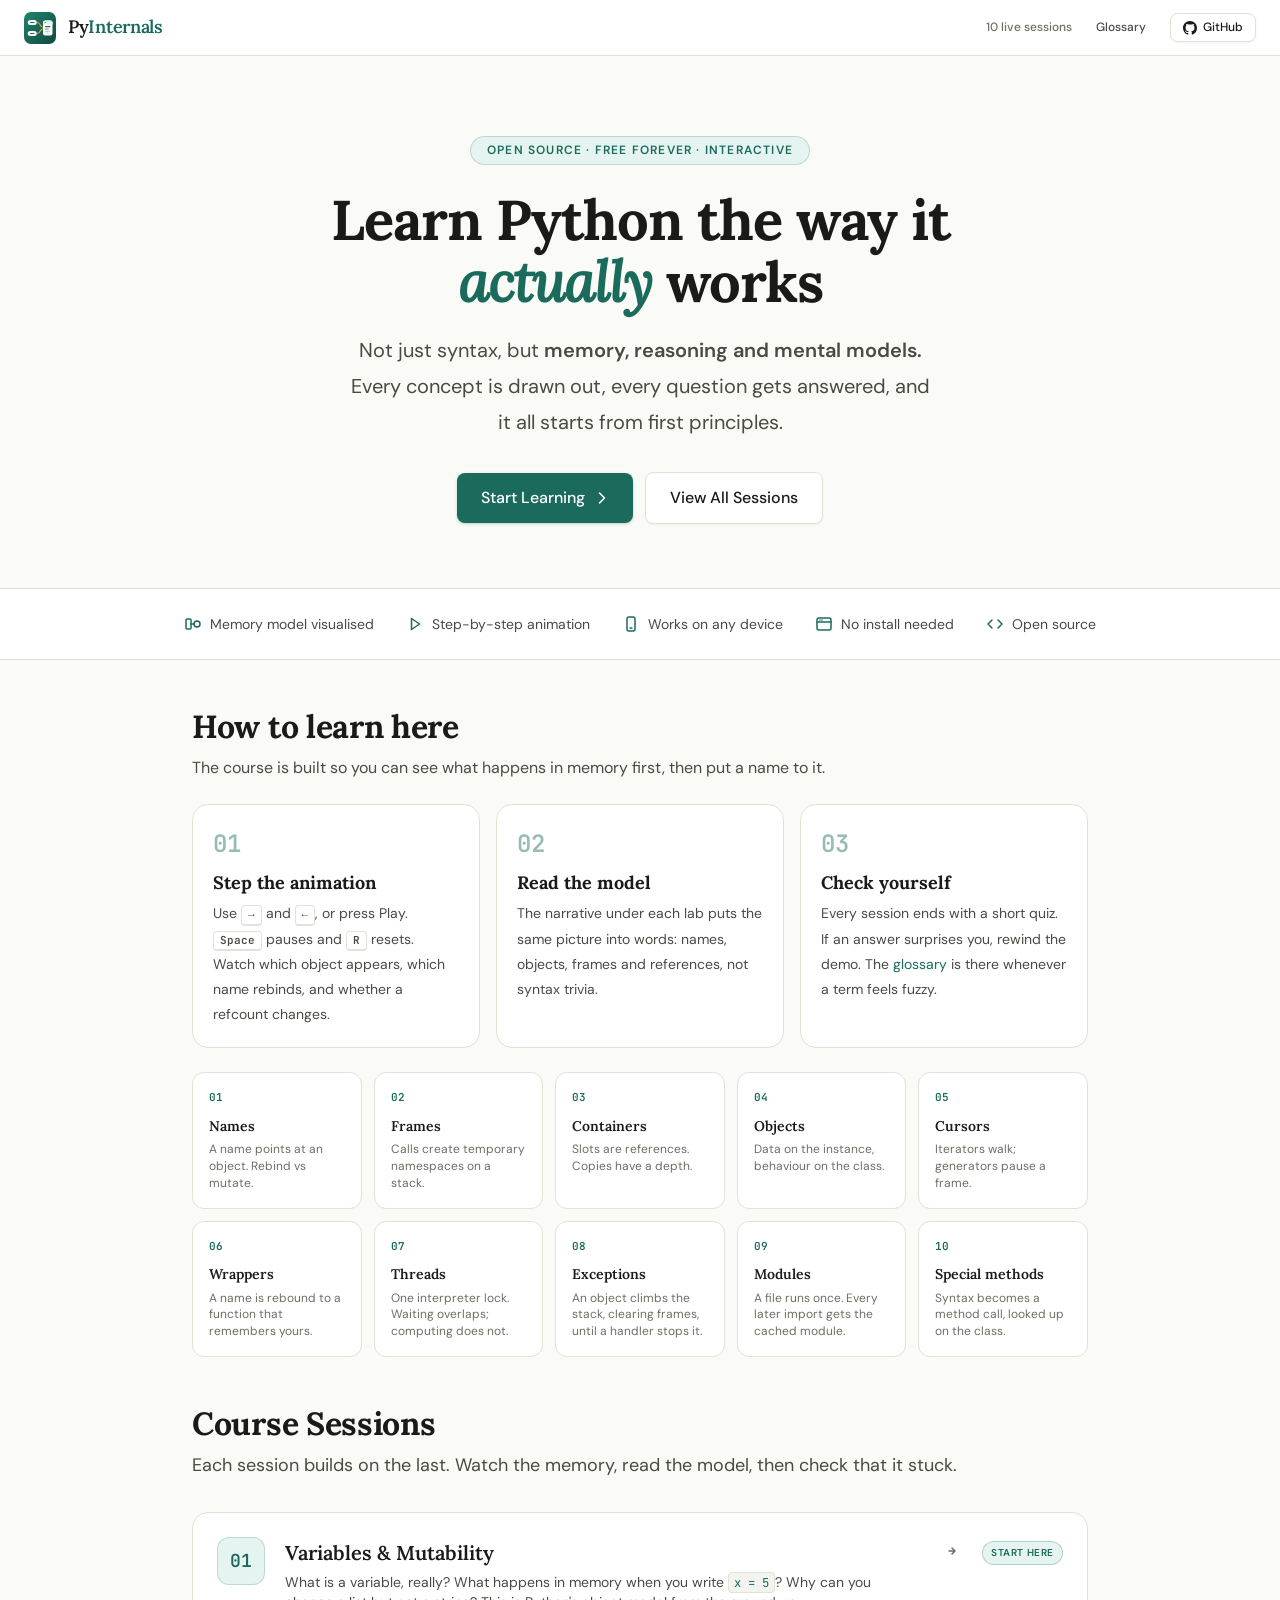
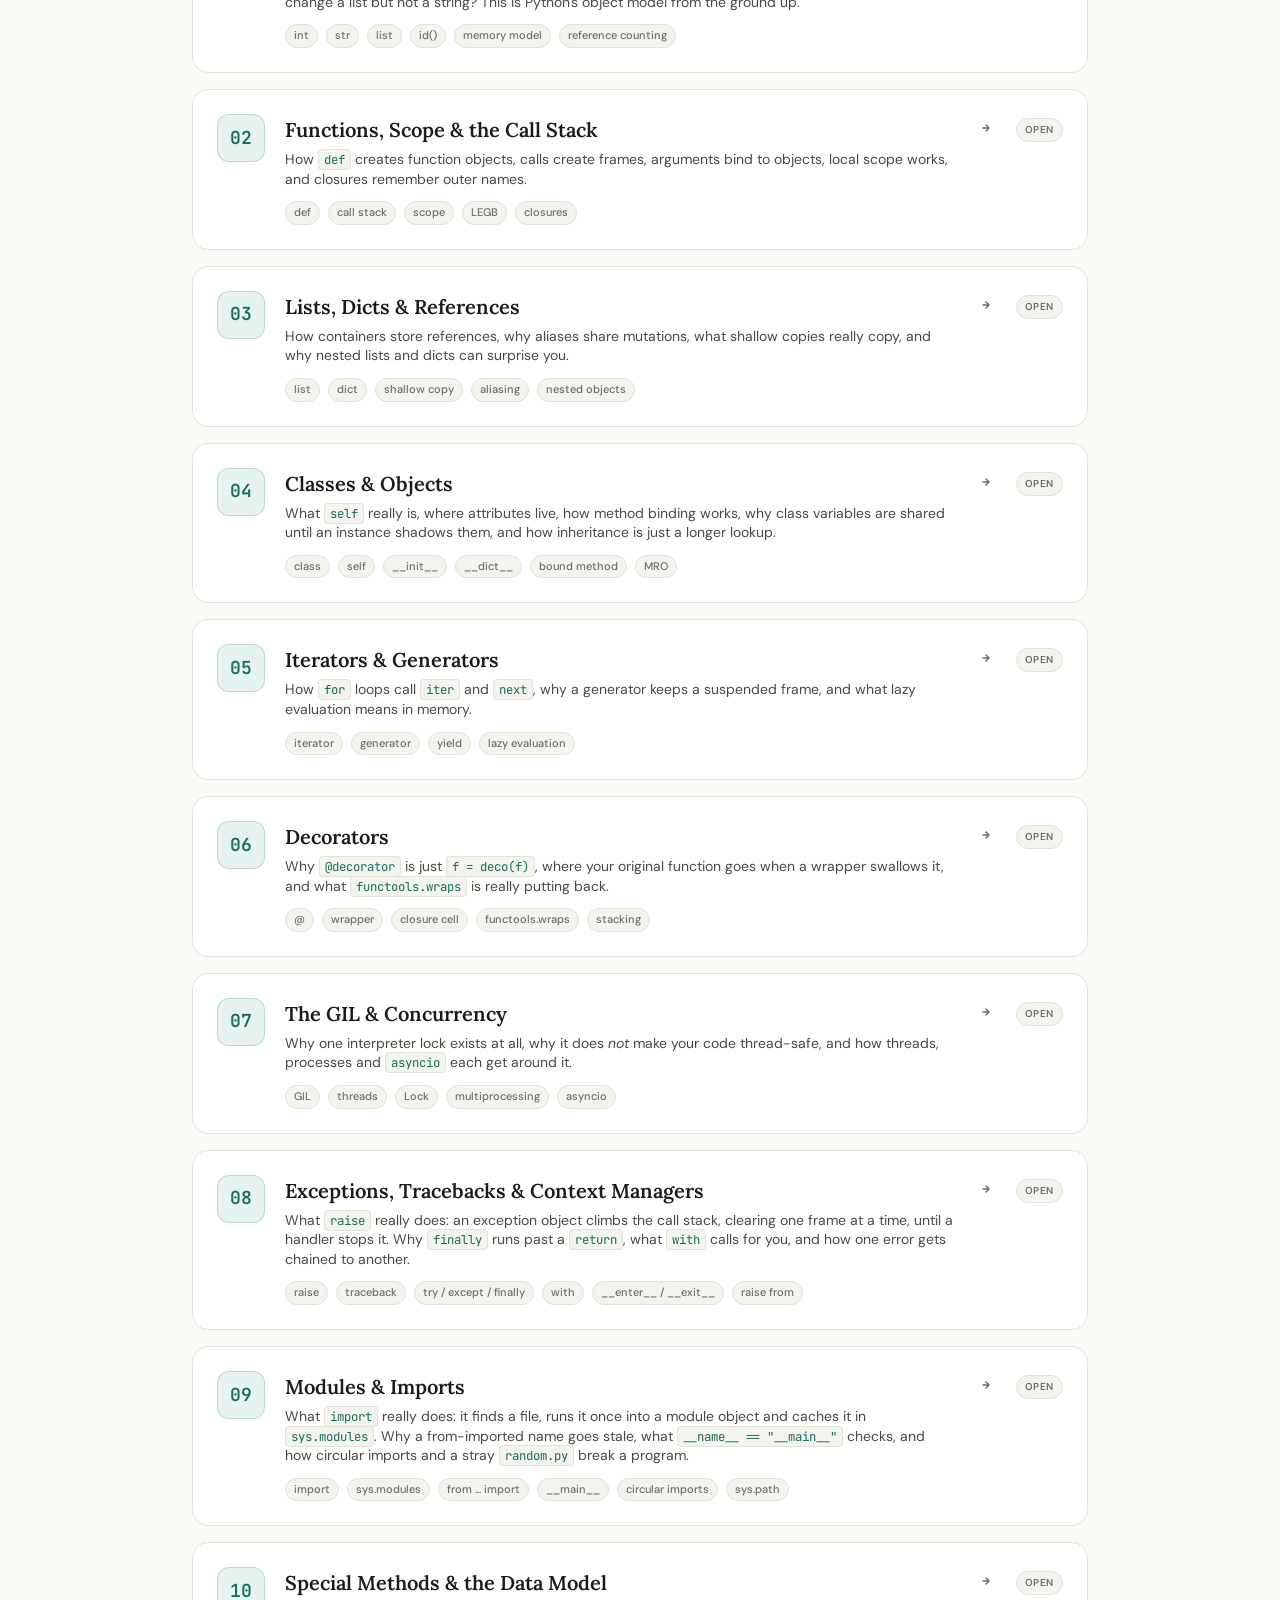
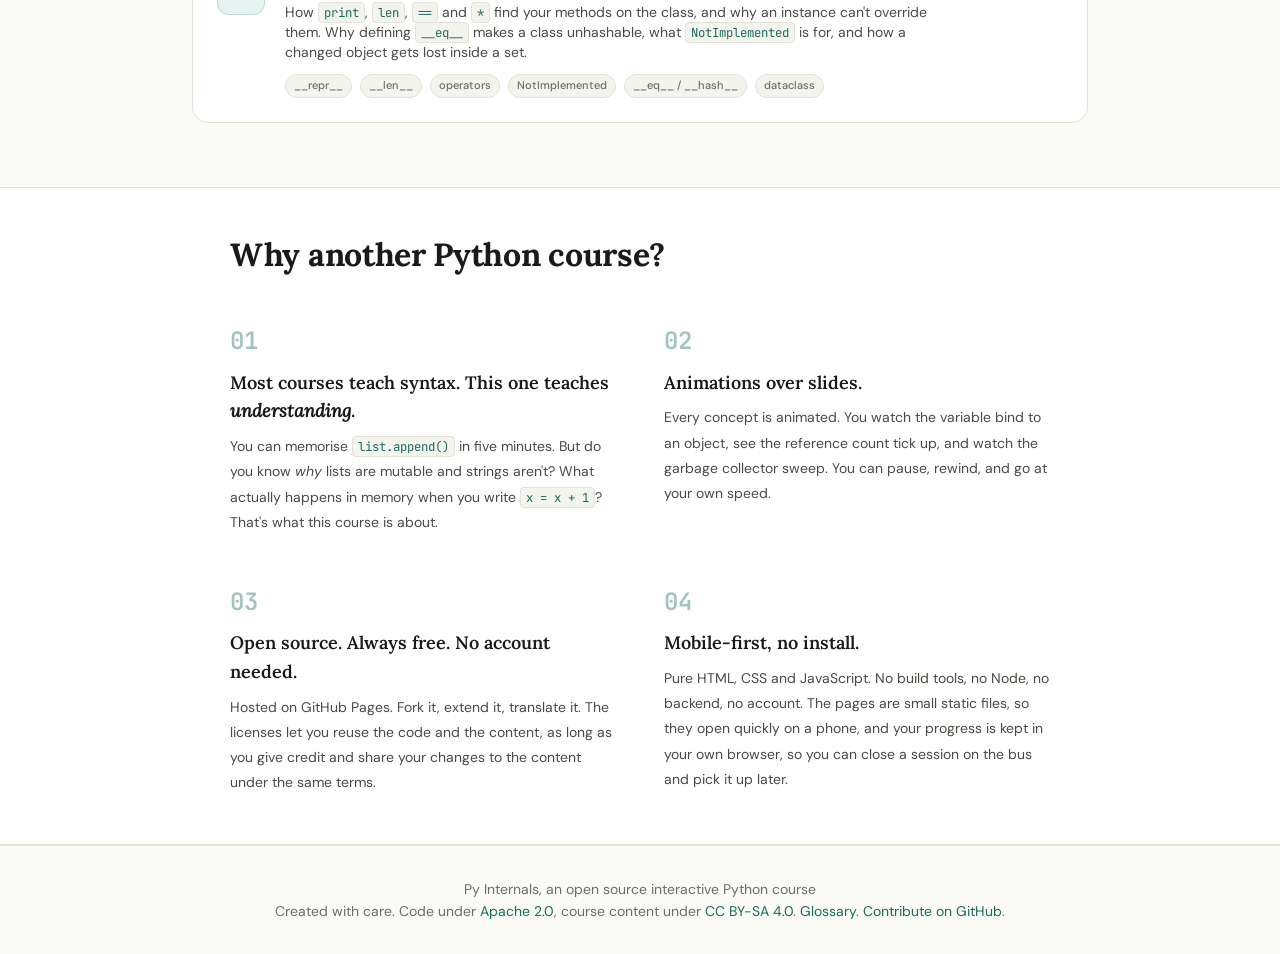
<file: index.html>
<!DOCTYPE html>
<html lang="en">
<head>
  <meta charset="UTF-8" />
  <meta name="viewport" content="width=device-width, initial-scale=1.0" />
  <title>Py Internals: Learn How Python Really Works, Visually</title>
  <meta name="description" content="A free, open-source Python course that shows what your code does in memory. Step through names, frames, references, classes, generators, the GIL, exceptions and imports." />
  <meta name="theme-color" content="#1A6B5C" />

  <!-- CSS -->
  <link rel="icon" type="image/svg+xml" href="assets/images/logo.svg" />
  <link rel="icon" type="image/png" sizes="512x512" href="assets/images/icon-512.png" />
  <link rel="apple-touch-icon" href="assets/images/apple-touch-icon.png" />

  <link rel="stylesheet" href="assets/css/base.css" />
  <link rel="stylesheet" href="assets/css/layout.css" />
  <link rel="stylesheet" href="assets/css/components.css" />
  <link rel="stylesheet" href="assets/css/memory-viz.css" />
  <link rel="stylesheet" href="assets/css/animations.css" />

  <style>
    /* ── Homepage-specific styles ── */
    .home-hero {
      max-width: 820px;
      margin: 0 auto;
      padding: var(--sp-20) var(--sp-8) var(--sp-16);
      text-align: center;
    }

    .home-hero__eyebrow {
      display: inline-block;
      font-size: var(--fs-xs);
      font-weight: 600;
      text-transform: uppercase;
      letter-spacing: 0.1em;
      color: var(--clr-accent);
      background: var(--clr-accent-lt);
      padding: var(--sp-1) var(--sp-4);
      border-radius: var(--radius-full);
      margin-bottom: var(--sp-6);
      border: 1px solid rgba(26,107,92,0.2);
    }

    .home-hero__title {
      font-size: clamp(2.5rem, 5vw, 3.5rem);
      font-weight: 700;
      letter-spacing: -1px;
      line-height: 1.1;
      margin-bottom: var(--sp-5);
    }

    .home-hero__title em {
      font-style: italic;
      color: var(--clr-accent);
    }

    .home-hero__lead {
      font-size: var(--fs-lg);
      color: var(--clr-text-2);
      line-height: var(--lh-loose);
      max-width: 580px;
      margin: 0 auto var(--sp-8);
    }

    .home-hero__cta {
      display: flex;
      align-items: center;
      justify-content: center;
      gap: var(--sp-3);
      flex-wrap: wrap;
    }

    .feature-strip {
      display: flex;
      align-items: center;
      justify-content: center;
      gap: var(--sp-8);
      padding: var(--sp-6) var(--sp-8);
      border-top: 1px solid var(--clr-border);
      border-bottom: 1px solid var(--clr-border);
      background: var(--clr-surface);
      flex-wrap: wrap;
    }

    .feature-strip__item {
      display: flex;
      align-items: center;
      gap: var(--sp-2);
      font-size: var(--fs-sm);
      color: var(--clr-text-2);
    }

    .feature-strip__icon {
      color: var(--clr-accent);
      flex-shrink: 0;
    }

    .sessions-grid {
      max-width: 960px;
      margin: 0 auto;
      padding: var(--sp-12) var(--sp-8);
    }

    .sessions-grid__title {
      font-size: var(--fs-2xl);
      font-weight: 700;
      letter-spacing: -0.3px;
      margin-bottom: var(--sp-2);
    }

    .sessions-grid__subtitle {
      color: var(--clr-text-2);
      font-size: var(--fs-md);
      margin-bottom: var(--sp-8);
    }

    .session-card {
      display: flex;
      align-items: flex-start;
      flex-wrap: wrap;
      gap: var(--sp-5);
      padding: var(--sp-6);
      background: var(--clr-surface);
      border: 1px solid var(--clr-border);
      border-radius: var(--radius-xl);
      margin-bottom: var(--sp-4);
      transition: all var(--dur-base) var(--ease-out);
      text-decoration: none;
      cursor: pointer;
    }

    .session-card:hover {
      border-color: var(--clr-accent);
      box-shadow: var(--shadow-md);
      transform: translateY(-2px);
    }

    .session-card.locked {
      opacity: 0.55;
      cursor: default;
      pointer-events: none;
    }

    .session-card__num {
      flex-shrink: 0;
      width: 48px;
      height: 48px;
      border-radius: var(--radius-lg);
      background: var(--clr-accent-lt);
      border: 1px solid rgba(26,107,92,0.2);
      display: flex;
      align-items: center;
      justify-content: center;
      font-family: var(--font-mono);
      font-size: var(--fs-md);
      font-weight: 700;
      color: var(--clr-accent);
    }

    .session-card.locked .session-card__num {
      background: var(--clr-surface-2);
      border-color: var(--clr-border);
      color: var(--clr-text-3);
    }

    .session-card__body { flex: 1; }

    .session-card__title {
      font-family: var(--font-display);
      font-size: var(--fs-lg);
      font-weight: 600;
      margin-bottom: var(--sp-1);
    }

    .session-card__desc {
      font-size: var(--fs-sm);
      color: var(--clr-text-2);
      line-height: var(--lh-snug);
    }

    .session-card__tags {
      display: flex;
      flex-wrap: wrap;
      gap: var(--sp-2);
      margin-top: var(--sp-3);
    }

    .session-card__tag {
      font-size: 11px;
      font-weight: 500;
      background: var(--clr-surface-2);
      color: var(--clr-text-3);
      padding: 2px 8px;
      border-radius: var(--radius-full);
      border: 1px solid var(--clr-border);
    }

    .session-card__arrow {
      flex-shrink: 0;
      color: var(--clr-text-3);
      margin-top: 4px;
      transition: all var(--dur-fast) var(--ease-out);
    }
    .session-card:hover .session-card__arrow {
      color: var(--clr-accent);
      transform: translateX(3px);
    }

    .coming-soon-badge {
      font-size: 10px;
      font-weight: 700;
      text-transform: uppercase;
      letter-spacing: 0.07em;
      background: var(--clr-surface-2);
      color: var(--clr-text-3);
      border: 1px solid var(--clr-border);
      padding: 2px 7px;
      border-radius: var(--radius-full);
    }

    .philosophy-section {
      background: var(--clr-surface);
      border-top: 1px solid var(--clr-border);
      border-bottom: 1px solid var(--clr-border);
      padding: var(--sp-12) var(--sp-8);
    }

    .philosophy-inner {
      max-width: 820px;
      margin: 0 auto;
      display: grid;
      grid-template-columns: 1fr 1fr;
      gap: var(--sp-12);
    }

    .philosophy-inner h2 {
      grid-column: 1 / -1;
      font-size: var(--fs-2xl);
      letter-spacing: -0.3px;
    }

    .philosophy-point { }

    .philosophy-point__num {
      font-family: var(--font-mono);
      font-size: var(--fs-xl);
      font-weight: 700;
      color: var(--clr-accent);
      opacity: 0.4;
      margin-bottom: var(--sp-2);
    }

    .philosophy-point__title {
      font-family: var(--font-display);
      font-size: var(--fs-md);
      font-weight: 600;
      margin-bottom: var(--sp-2);
    }

    .philosophy-point__text {
      font-size: var(--fs-sm);
      color: var(--clr-text-2);
      line-height: var(--lh-loose);
    }

    .footer {
      text-align: center;
      padding: var(--sp-8);
      font-size: var(--fs-sm);
      color: var(--clr-text-3);
      border-top: 1px solid var(--clr-border);
    }

    .footer a { color: var(--clr-accent); }

    .howto-section {
      max-width: 960px;
      margin: 0 auto;
      padding: var(--sp-12) var(--sp-8) 0;
    }

    .howto-section h2 {
      font-size: var(--fs-2xl);
      letter-spacing: -0.3px;
      margin-bottom: var(--sp-2);
    }

    .howto-section > p {
      color: var(--clr-text-2);
      margin-bottom: var(--sp-6);
    }

    .howto-grid {
      display: grid;
      grid-template-columns: repeat(3, minmax(0, 1fr));
      gap: var(--sp-4);
    }

    .howto-card {
      background: var(--clr-surface);
      border: 1px solid var(--clr-border);
      border-radius: var(--radius-xl);
      padding: var(--sp-5);
    }

    .howto-card__num {
      font-family: var(--font-mono);
      font-size: var(--fs-xl);
      font-weight: 700;
      color: var(--clr-accent);
      opacity: 0.45;
      margin-bottom: var(--sp-2);
    }

    .howto-card h3 {
      font-family: var(--font-display);
      font-size: var(--fs-md);
      margin-bottom: var(--sp-2);
    }

    .howto-card p {
      font-size: var(--fs-sm);
      color: var(--clr-text-2);
      line-height: var(--lh-loose);
    }

    .course-path {
      display: grid;
      grid-template-columns: repeat(auto-fit, minmax(150px, 1fr));
      gap: var(--sp-3);
      margin-top: var(--sp-6);
    }

    .course-path__step {
      background: var(--clr-surface);
      border: 1px solid var(--clr-border);
      border-radius: var(--radius-lg);
      padding: var(--sp-4);
      text-decoration: none;
      color: inherit;
      display: block;
      transition: border-color var(--dur-fast) var(--ease-out), transform var(--dur-fast) var(--ease-out);
    }

    .course-path__step:hover {
      border-color: var(--clr-accent);
      transform: translateY(-2px);
    }

    .course-path__num {
      font-family: var(--font-mono);
      font-size: 11px;
      font-weight: 700;
      color: var(--clr-accent);
      margin-bottom: var(--sp-2);
    }

    .course-path__title {
      font-family: var(--font-display);
      font-size: var(--fs-sm);
      font-weight: 600;
      margin-bottom: var(--sp-1);
    }

    .course-path__idea {
      font-size: var(--fs-xs);
      color: var(--clr-text-3);
      line-height: var(--lh-snug);
    }

    .last-session-note {
      margin-top: var(--sp-4);
      font-size: var(--fs-sm);
      color: var(--clr-text-3);
    }

    .last-session-note a { color: var(--clr-accent); }

    @media (max-width: 860px) {
      .course-path { grid-template-columns: 1fr 1fr; }
    }

    /* Two columns all the way down. One column made the sessions a
       screen and a half long, right above the cards that list them again. */
    @media (max-width: 640px) {
      .howto-grid { grid-template-columns: 1fr; }
      .course-path { gap: var(--sp-2); }
      .course-path__step { padding: var(--sp-3); }
    }

    /* On a phone the status badge took a column of its own and squeezed the
       description to a few words a line. The number and the badge share the
       top row now, and the text gets the full width under them. */
    @media (max-width: 520px) {
      .session-card { gap: var(--sp-3); padding: var(--sp-5); }
      .session-card__num { width: 40px; height: 40px; }
      .session-card__arrow { display: none; }
      .session-card__status { order: 1; margin-left: auto; margin-top: 0; align-self: center; }
      .session-card__body { order: 2; flex-basis: 100%; }
      .home-hero__eyebrow { letter-spacing: 0.06em; padding: var(--sp-1) var(--sp-3); }
    }

    /* Three items do not fit on one line here, and a two-line pill looks broken. */
    @media (max-width: 420px) {
      .home-hero__eyebrow-extra { display: none; }
    }

    @media (max-width: 640px) {
      .home-hero { padding: var(--sp-12) var(--sp-5) var(--sp-10); }
      .sessions-grid { padding: var(--sp-8) var(--sp-5); }
      .philosophy-inner { grid-template-columns: 1fr; gap: var(--sp-8); }
      .philosophy-inner h2 { grid-column: 1; }
      .feature-strip { gap: var(--sp-3) var(--sp-5); padding: var(--sp-5); }
    }
  </style>
  <!-- seo:head -->
  <link rel="canonical" href="https://inboxpraveen.github.io/Py-Internals/" />
  <meta name="robots" content="index, follow, max-image-preview:large" />
  <meta name="author" content="Praveen Kumar" />
  <meta property="og:type" content="website" />
  <meta property="og:site_name" content="Py Internals" />
  <meta property="og:locale" content="en_GB" />
  <meta property="og:url" content="https://inboxpraveen.github.io/Py-Internals/" />
  <meta property="og:title" content="Py Internals: Learn Python from the Inside Out" />
  <meta property="og:description" content="A free, open-source Python course that shows what your code does in memory. Step through names, frames, references, classes, generators, the GIL, exceptions and imports." />
  <meta property="og:image" content="https://inboxpraveen.github.io/Py-Internals/assets/images/og/home.png" />
  <meta property="og:image:width" content="1200" />
  <meta property="og:image:height" content="630" />
  <meta property="og:image:alt" content="Py Internals: Learn Python from the Inside Out on Py Internals" />
  <meta name="twitter:card" content="summary_large_image" />
  <meta name="twitter:title" content="Py Internals: Learn Python from the Inside Out" />
  <meta name="twitter:description" content="A free, open-source Python course that shows what your code does in memory. Step through names, frames, references, classes, generators, the GIL, exceptions and imports." />
  <meta name="twitter:image" content="https://inboxpraveen.github.io/Py-Internals/assets/images/og/home.png" />
  <link rel="alternate" type="application/atom+xml" title="Py Internals sessions" href="https://inboxpraveen.github.io/Py-Internals/feed.xml" />
  <link rel="manifest" href="https://inboxpraveen.github.io/Py-Internals/manifest.webmanifest" />
  <script type="application/ld+json">
{
  "@context": "https://schema.org",
  "@graph": [
    {
      "@type": "Course",
      "@id": "https://inboxpraveen.github.io/Py-Internals/#course",
      "name": "Py Internals: Learn Python from the Inside Out",
      "description": "A free, open-source Python course that shows what your code does in memory. Step through names, frames, references, classes, generators, the GIL, exceptions and imports.",
      "url": "https://inboxpraveen.github.io/Py-Internals/",
      "image": "https://inboxpraveen.github.io/Py-Internals/assets/images/og/home.png",
      "provider": {
        "@type": "Organization",
        "name": "Py Internals",
        "url": "https://inboxpraveen.github.io/Py-Internals/",
        "logo": {
          "@type": "ImageObject",
          "url": "https://inboxpraveen.github.io/Py-Internals/assets/images/icon-512.png",
          "width": 512,
          "height": 512
        },
        "sameAs": [
          "https://github.com/inboxpraveen/Py-Internals"
        ]
      },
      "author": {
        "@type": "Person",
        "name": "Praveen Kumar",
        "url": "https://github.com/inboxpraveen"
      },
      "inLanguage": "en",
      "isAccessibleForFree": true,
      "license": "https://creativecommons.org/licenses/by-sa/4.0/",
      "datePublished": "2026-03-23",
      "dateModified": "2026-11-14",
      "educationalLevel": "Beginner",
      "about": [
        "Python (programming language)",
        "CPython internals",
        "memory model"
      ],
      "keywords": "python, python internals, memory model, reference counting, closures, decorators, generators, GIL, exceptions, imports, modules, special methods, dunder methods",
      "teaches": [
        "Python variables as names bound to objects",
        "id() and object identity",
        "aliasing",
        "mutation versus rebinding",
        "reference counting and garbage collection",
        "mutable and immutable types",
        "function objects",
        "call frames and the call stack",
        "local and global scope",
        "LEGB name lookup",
        "argument passing by object reference",
        "closures and cells",
        "mutable default arguments",
        "containers hold references",
        "list and dict aliasing",
        "shallow copy versus deep copy",
        "nested container mutation",
        "function side effects on containers",
        "hashable keys",
        "what self is",
        "instance __dict__ and class namespace",
        "attribute lookup order",
        "bound methods",
        "class attributes versus instance attributes",
        "__new__ and __init__",
        "inheritance and the MRO",
        "the iterator protocol",
        "iter and next",
        "StopIteration",
        "generators and yield",
        "suspended frames",
        "lazy versus eager evaluation",
        "decorators as f = deco(f)",
        "wrapper functions",
        "closure cells",
        "functools.wraps and __wrapped__",
        "decorator factories",
        "stacking decorators",
        "the Global Interpreter Lock",
        "thread switching and the switch interval",
        "race conditions",
        "threading.Lock",
        "I/O-bound versus CPU-bound work",
        "multiprocessing",
        "asyncio and the event loop",
        "free-threaded Python",
        "raise and stack unwinding",
        "reading a traceback",
        "try, except, else and finally",
        "exception hierarchy",
        "context managers and the with statement",
        "__enter__ and __exit__",
        "exception chaining with raise from",
        "what import does",
        "module objects and their __dict__",
        "sys.modules and the import cache",
        "from-import versus import",
        "the __name__ == \"__main__\" guard",
        "circular imports",
        "sys.path and shadowed modules",
        "packages and __pycache__",
        "special methods and the data model",
        "__repr__ and __str__",
        "special method lookup on the type",
        "operator overloading",
        "NotImplemented and reflected operators",
        "__eq__ and __hash__",
        "hashable objects and changing keys",
        "dataclasses"
      ],
      "offers": [
        {
          "@type": "Offer",
          "category": "Free",
          "price": 0,
          "priceCurrency": "USD",
          "availability": "https://schema.org/InStock"
        }
      ],
      "hasCourseInstance": [
        {
          "@type": "CourseInstance",
          "courseMode": "online",
          "courseWorkload": "PT7H"
        }
      ],
      "hasPart": [
        {
          "@type": "LearningResource",
          "name": "Session 01: Variables & Mutability",
          "url": "https://inboxpraveen.github.io/Py-Internals/sessions/01-variables/"
        },
        {
          "@type": "LearningResource",
          "name": "Session 02: Functions, Scope & the Call Stack",
          "url": "https://inboxpraveen.github.io/Py-Internals/sessions/02-functions/"
        },
        {
          "@type": "LearningResource",
          "name": "Session 03: Lists, Dicts & References",
          "url": "https://inboxpraveen.github.io/Py-Internals/sessions/03-lists-dicts/"
        },
        {
          "@type": "LearningResource",
          "name": "Session 04: Classes & Objects",
          "url": "https://inboxpraveen.github.io/Py-Internals/sessions/04-classes/"
        },
        {
          "@type": "LearningResource",
          "name": "Session 05: Iterators & Generators",
          "url": "https://inboxpraveen.github.io/Py-Internals/sessions/05-iterators/"
        },
        {
          "@type": "LearningResource",
          "name": "Session 06: Decorators",
          "url": "https://inboxpraveen.github.io/Py-Internals/sessions/06-decorators/"
        },
        {
          "@type": "LearningResource",
          "name": "Session 07: The GIL & Concurrency",
          "url": "https://inboxpraveen.github.io/Py-Internals/sessions/07-gil/"
        },
        {
          "@type": "LearningResource",
          "name": "Session 08: Exceptions, Tracebacks & Context Managers",
          "url": "https://inboxpraveen.github.io/Py-Internals/sessions/08-exceptions/"
        },
        {
          "@type": "LearningResource",
          "name": "Session 09: Modules & Imports",
          "url": "https://inboxpraveen.github.io/Py-Internals/sessions/09-modules/"
        },
        {
          "@type": "LearningResource",
          "name": "Session 10: Special Methods & the Data Model",
          "url": "https://inboxpraveen.github.io/Py-Internals/sessions/10-data-model/"
        }
      ]
    },
    {
      "@type": "WebSite",
      "name": "Py Internals",
      "url": "https://inboxpraveen.github.io/Py-Internals/",
      "publisher": {
        "@type": "Organization",
        "name": "Py Internals",
        "url": "https://inboxpraveen.github.io/Py-Internals/",
        "logo": {
          "@type": "ImageObject",
          "url": "https://inboxpraveen.github.io/Py-Internals/assets/images/icon-512.png",
          "width": 512,
          "height": 512
        },
        "sameAs": [
          "https://github.com/inboxpraveen/Py-Internals"
        ]
      },
      "inLanguage": "en"
    }
  ]
}
  </script>
  <!-- /seo:head -->
</head>
<body>

<!-- ── Top Bar ─────────────────────────────────────────────── -->
<header class="topbar">
  <div class="topbar__logo">
    <img class="topbar__logo-mark" src="assets/images/logo.svg" alt="" width="32" height="32">
    <span class="topbar__brand">Py<span>Internals</span></span>
  </div>
  <div class="topbar__actions">
    <span class="progress-chip" id="homeProgressChip">10 live sessions</span>
    <a href="glossary.html" class="btn btn--ghost btn--sm">Glossary</a>
    <a href="https://github.com/inboxpraveen/Py-Internals"
       target="_blank" rel="noopener"
       aria-label="Py Internals on GitHub"
       class="btn btn--secondary btn--sm"
       style="display:inline-flex;align-items:center;gap:6px;">
      <svg width="14" height="14" viewBox="0 0 16 16" fill="currentColor">
        <path d="M8 0C3.58 0 0 3.58 0 8c0 3.54 2.29 6.53 5.47 7.59.4.07.55-.17.55-.38 0-.19-.01-.82-.01-1.49-2.01.37-2.53-.49-2.69-.94-.09-.23-.48-.94-.82-1.13-.28-.15-.68-.52-.01-.53.63-.01 1.08.58 1.23.82.72 1.21 1.87.87 2.33.66.07-.52.28-.87.51-1.07-1.78-.2-3.64-.89-3.64-3.95 0-.87.31-1.59.82-2.15-.08-.2-.36-1.02.08-2.12 0 0 .67-.21 2.2.82.64-.18 1.32-.27 2-.27.68 0 1.36.09 2 .27 1.53-1.04 2.2-.82 2.2-.82.44 1.1.16 1.92.08 2.12.51.56.82 1.27.82 2.15 0 3.07-1.87 3.75-3.65 3.95.29.25.54.73.54 1.48 0 1.07-.01 1.93-.01 2.2 0 .21.15.46.55.38A8.013 8.013 0 0016 8c0-4.42-3.58-8-8-8z"/>
      </svg>
      <span class="btn__label">GitHub</span>
    </a>
  </div>
</header>

<!-- ── Main ────────────────────────────────────────────────── -->
<main>

  <!-- Hero -->
  <section class="home-hero">
    <div class="home-hero__eyebrow animate-fade-up">
      Open Source · Free Forever<span class="home-hero__eyebrow-extra"> · Interactive</span>
    </div>
    <h1 class="home-hero__title animate-fade-up delay-1">
      Learn Python the way it <em>actually</em> works
    </h1>
    <p class="home-hero__lead animate-fade-up delay-2">
      Not just syntax, but <strong>memory, reasoning and mental models.</strong> Every concept is drawn out, every question gets answered, and it all starts from first principles.
    </p>
    <div class="home-hero__cta animate-fade-up delay-3">
      <a href="sessions/01-variables/index.html" class="btn btn--primary btn--lg" id="startCta">
        Start Learning
        <svg width="16" height="16" viewBox="0 0 16 16" fill="currentColor">
          <path d="M6.5 3L11.5 8L6.5 13" stroke="currentColor" stroke-width="1.5" fill="none" stroke-linecap="round" stroke-linejoin="round"/>
        </svg>
      </a>
      <a href="#sessions" class="btn btn--secondary btn--lg">View All Sessions</a>
    </div>
    <p class="last-session-note" id="lastSessionNote" hidden></p>
  </section>

  <!-- Feature strip -->
  <div class="feature-strip">
    <div class="feature-strip__item">
      <svg class="feature-strip__icon" width="18" height="18" viewBox="0 0 18 18" fill="none" stroke="currentColor" stroke-width="1.5" stroke-linecap="round" stroke-linejoin="round" aria-hidden="true"><rect x="2" y="4" width="5" height="10" rx="1"/><circle cx="13" cy="9" r="3"/><path d="M7 9h3"/></svg>
      Memory model visualised
    </div>
    <div class="feature-strip__item">
      <svg class="feature-strip__icon" width="18" height="18" viewBox="0 0 18 18" fill="none" stroke="currentColor" stroke-width="1.5" stroke-linecap="round" stroke-linejoin="round" aria-hidden="true"><path d="M5.5 3.5l8 5.5-8 5.5z"/></svg>
      Step-by-step animation
    </div>
    <div class="feature-strip__item">
      <svg class="feature-strip__icon" width="18" height="18" viewBox="0 0 18 18" fill="none" stroke="currentColor" stroke-width="1.5" stroke-linecap="round" stroke-linejoin="round" aria-hidden="true"><rect x="5" y="2" width="8" height="14" rx="2"/><path d="M8 13h2"/></svg>
      Works on any device
    </div>
    <div class="feature-strip__item">
      <svg class="feature-strip__icon" width="18" height="18" viewBox="0 0 18 18" fill="none" stroke="currentColor" stroke-width="1.5" stroke-linecap="round" stroke-linejoin="round" aria-hidden="true"><rect x="2" y="3" width="14" height="12" rx="2"/><path d="M2 7h14M5 5h.01M7 5h.01"/></svg>
      No install needed
    </div>
    <div class="feature-strip__item">
      <svg class="feature-strip__icon" width="18" height="18" viewBox="0 0 18 18" fill="none" stroke="currentColor" stroke-width="1.5" stroke-linecap="round" stroke-linejoin="round" aria-hidden="true"><path d="M6 5L2 9l4 4M12 5l4 4-4 4"/></svg>
      Open source
    </div>
  </div>

  <section class="howto-section" id="how-to-learn">
    <h2>How to learn here</h2>
    <p>The course is built so you can see what happens in memory first, then put a name to it.</p>
    <div class="howto-grid">
      <div class="howto-card">
        <div class="howto-card__num">01</div>
        <h3>Step the animation</h3>
        <p>Use <kbd>→</kbd> and <kbd>←</kbd>, or press Play. <kbd>Space</kbd> pauses and <kbd>R</kbd> resets. Watch which object appears, which name rebinds, and whether a refcount changes.</p>
      </div>
      <div class="howto-card">
        <div class="howto-card__num">02</div>
        <h3>Read the model</h3>
        <p>The narrative under each lab puts the same picture into words: names, objects, frames and references, not syntax trivia.</p>
      </div>
      <div class="howto-card">
        <div class="howto-card__num">03</div>
        <h3>Check yourself</h3>
        <p>Every session ends with a short quiz. If an answer surprises you, rewind the demo. The <a href="glossary.html" style="color:var(--clr-accent)">glossary</a> is there whenever a term feels fuzzy.</p>
      </div>
    </div>
    <div class="course-path" aria-label="How the live sessions connect">
      <a class="course-path__step" href="sessions/01-variables/">
        <div class="course-path__num">01</div>
        <div class="course-path__title">Names</div>
        <div class="course-path__idea">A name points at an object. Rebind vs mutate.</div>
      </a>
      <a class="course-path__step" href="sessions/02-functions/">
        <div class="course-path__num">02</div>
        <div class="course-path__title">Frames</div>
        <div class="course-path__idea">Calls create temporary namespaces on a stack.</div>
      </a>
      <a class="course-path__step" href="sessions/03-lists-dicts/">
        <div class="course-path__num">03</div>
        <div class="course-path__title">Containers</div>
        <div class="course-path__idea">Slots are references. Copies have a depth.</div>
      </a>
      <a class="course-path__step" href="sessions/04-classes/">
        <div class="course-path__num">04</div>
        <div class="course-path__title">Objects</div>
        <div class="course-path__idea">Data on the instance, behaviour on the class.</div>
      </a>
      <a class="course-path__step" href="sessions/05-iterators/">
        <div class="course-path__num">05</div>
        <div class="course-path__title">Cursors</div>
        <div class="course-path__idea">Iterators walk; generators pause a frame.</div>
      </a>
      <a class="course-path__step" href="sessions/06-decorators/">
        <div class="course-path__num">06</div>
        <div class="course-path__title">Wrappers</div>
        <div class="course-path__idea">A name is rebound to a function that remembers yours.</div>
      </a>
      <a class="course-path__step" href="sessions/07-gil/">
        <div class="course-path__num">07</div>
        <div class="course-path__title">Threads</div>
        <div class="course-path__idea">One interpreter lock. Waiting overlaps; computing does not.</div>
      </a>
      <a class="course-path__step" href="sessions/08-exceptions/">
        <div class="course-path__num">08</div>
        <div class="course-path__title">Exceptions</div>
        <div class="course-path__idea">An object climbs the stack, clearing frames, until a handler stops it.</div>
      </a>
      <a class="course-path__step" href="sessions/09-modules/">
        <div class="course-path__num">09</div>
        <div class="course-path__title">Modules</div>
        <div class="course-path__idea">A file runs once. Every later import gets the cached module.</div>
      </a>
      <a class="course-path__step" href="sessions/10-data-model/">
        <div class="course-path__num">10</div>
        <div class="course-path__title">Special methods</div>
        <div class="course-path__idea">Syntax becomes a method call, looked up on the class.</div>
      </a>
    </div>
  </section>

  <!-- Sessions -->
  <section class="sessions-grid" id="sessions">
    <h2 class="sessions-grid__title">Course Sessions</h2>
    <p class="sessions-grid__subtitle">Each session builds on the last. Watch the memory, read the model, then check that it stuck.</p>

    <!-- Session 01 -->
    <a href="sessions/01-variables/" class="session-card animate-fade-up" data-session="01-variables">
      <div class="session-card__num">01</div>
      <div class="session-card__body">
        <div class="session-card__title">Variables & Mutability</div>
        <div class="session-card__desc">
          What is a variable, really? What happens in memory when you write <code>x = 5</code>? Why can you change a list but not a string? This is Python's object model from the ground up.
        </div>
        <div class="session-card__tags">
          <span class="session-card__tag">int</span>
          <span class="session-card__tag">str</span>
          <span class="session-card__tag">list</span>
          <span class="session-card__tag">id()</span>
          <span class="session-card__tag">memory model</span>
          <span class="session-card__tag">reference counting</span>
        </div>
      </div>
      <svg class="session-card__arrow" width="20" height="20" viewBox="0 0 20 20" fill="none">
        <path d="M7 10h6M10 7l3 3-3 3" stroke="currentColor" stroke-width="1.5" stroke-linecap="round" stroke-linejoin="round"/>
      </svg>
    </a>

    <!-- Session 02 -->
    <a href="sessions/02-functions/" class="session-card animate-fade-up delay-1" data-session="02-functions">
      <div class="session-card__num">02</div>
      <div class="session-card__body">
        <div class="session-card__title">Functions, Scope & the Call Stack</div>
        <div class="session-card__desc">
          How <code>def</code> creates function objects, calls create frames, arguments bind to objects,
          local scope works, and closures remember outer names.
        </div>
        <div class="session-card__tags">
          <span class="session-card__tag">def</span>
          <span class="session-card__tag">call stack</span>
          <span class="session-card__tag">scope</span>
          <span class="session-card__tag">LEGB</span>
          <span class="session-card__tag">closures</span>
        </div>
      </div>
      <svg class="session-card__arrow" width="20" height="20" viewBox="0 0 20 20" fill="none">
        <path d="M7 10h6M10 7l3 3-3 3" stroke="currentColor" stroke-width="1.5" stroke-linecap="round" stroke-linejoin="round"/>
      </svg>
    </a>

    <!-- Session 03 -->
    <a href="sessions/03-lists-dicts/" class="session-card animate-fade-up delay-2" data-session="03-lists-dicts">
      <div class="session-card__num">03</div>
      <div class="session-card__body">
        <div class="session-card__title">Lists, Dicts &amp; References</div>
        <div class="session-card__desc">
          How containers store references, why aliases share mutations, what shallow copies really copy,
          and why nested lists and dicts can surprise you.
        </div>
        <div class="session-card__tags">
          <span class="session-card__tag">list</span>
          <span class="session-card__tag">dict</span>
          <span class="session-card__tag">shallow copy</span>
          <span class="session-card__tag">aliasing</span>
          <span class="session-card__tag">nested objects</span>
        </div>
      </div>
      <svg class="session-card__arrow" width="20" height="20" viewBox="0 0 20 20" fill="none">
        <path d="M7 10h6M10 7l3 3-3 3" stroke="currentColor" stroke-width="1.5" stroke-linecap="round" stroke-linejoin="round"/>
      </svg>
    </a>

    <a href="sessions/04-classes/" class="session-card animate-fade-up delay-3" data-session="04-classes">
      <div class="session-card__num">04</div>
      <div class="session-card__body">
        <div class="session-card__title">Classes &amp; Objects</div>
        <div class="session-card__desc">
          What <code>self</code> really is, where attributes live, how method binding works,
          why class variables are shared until an instance shadows them, and how inheritance
          is just a longer lookup.
        </div>
        <div class="session-card__tags">
          <span class="session-card__tag">class</span>
          <span class="session-card__tag">self</span>
          <span class="session-card__tag">__init__</span>
          <span class="session-card__tag">__dict__</span>
          <span class="session-card__tag">bound method</span>
          <span class="session-card__tag">MRO</span>
        </div>
      </div>
      <svg class="session-card__arrow" width="20" height="20" viewBox="0 0 20 20" fill="none">
        <path d="M7 10h6M10 7l3 3-3 3" stroke="currentColor" stroke-width="1.5" stroke-linecap="round" stroke-linejoin="round"/>
      </svg>
    </a>

    <a href="sessions/05-iterators/" class="session-card animate-fade-up delay-4" data-session="05-iterators">
      <div class="session-card__num">05</div>
      <div class="session-card__body">
        <div class="session-card__title">Iterators &amp; Generators</div>
        <div class="session-card__desc">
          How <code>for</code> loops call <code>iter</code> and <code>next</code>, why a generator
          keeps a suspended frame, and what lazy evaluation means in memory.
        </div>
        <div class="session-card__tags">
          <span class="session-card__tag">iterator</span>
          <span class="session-card__tag">generator</span>
          <span class="session-card__tag">yield</span>
          <span class="session-card__tag">lazy evaluation</span>
        </div>
      </div>
      <svg class="session-card__arrow" width="20" height="20" viewBox="0 0 20 20" fill="none">
        <path d="M7 10h6M10 7l3 3-3 3" stroke="currentColor" stroke-width="1.5" stroke-linecap="round" stroke-linejoin="round"/>
      </svg>
    </a>

    <a href="sessions/06-decorators/" class="session-card animate-fade-up delay-5" data-session="06-decorators">
      <div class="session-card__num">06</div>
      <div class="session-card__body">
        <div class="session-card__title">Decorators</div>
        <div class="session-card__desc">
          Why <code>@decorator</code> is just <code>f = deco(f)</code>, where your original
          function goes when a wrapper swallows it, and what <code>functools.wraps</code>
          is really putting back.
        </div>
        <div class="session-card__tags">
          <span class="session-card__tag">@</span>
          <span class="session-card__tag">wrapper</span>
          <span class="session-card__tag">closure cell</span>
          <span class="session-card__tag">functools.wraps</span>
          <span class="session-card__tag">stacking</span>
        </div>
      </div>
      <svg class="session-card__arrow" width="20" height="20" viewBox="0 0 20 20" fill="none">
        <path d="M7 10h6M10 7l3 3-3 3" stroke="currentColor" stroke-width="1.5" stroke-linecap="round" stroke-linejoin="round"/>
      </svg>
    </a>

    <a href="sessions/07-gil/" class="session-card animate-fade-up delay-5" data-session="07-gil">
      <div class="session-card__num">07</div>
      <div class="session-card__body">
        <div class="session-card__title">The GIL &amp; Concurrency</div>
        <div class="session-card__desc">
          Why one interpreter lock exists at all, why it does <em>not</em> make your
          code thread-safe, and how threads, processes and <code>asyncio</code> each
          get around it.
        </div>
        <div class="session-card__tags">
          <span class="session-card__tag">GIL</span>
          <span class="session-card__tag">threads</span>
          <span class="session-card__tag">Lock</span>
          <span class="session-card__tag">multiprocessing</span>
          <span class="session-card__tag">asyncio</span>
        </div>
      </div>
      <svg class="session-card__arrow" width="20" height="20" viewBox="0 0 20 20" fill="none">
        <path d="M7 10h6M10 7l3 3-3 3" stroke="currentColor" stroke-width="1.5" stroke-linecap="round" stroke-linejoin="round"/>
      </svg>
    </a>

    <a href="sessions/08-exceptions/" class="session-card animate-fade-up delay-5" data-session="08-exceptions">
      <div class="session-card__num">08</div>
      <div class="session-card__body">
        <div class="session-card__title">Exceptions, Tracebacks &amp; Context Managers</div>
        <div class="session-card__desc">
          What <code>raise</code> really does: an exception object climbs the call stack,
          clearing one frame at a time, until a handler stops it. Why <code>finally</code>
          runs past a <code>return</code>, what <code>with</code> calls for you, and how one
          error gets chained to another.
        </div>
        <div class="session-card__tags">
          <span class="session-card__tag">raise</span>
          <span class="session-card__tag">traceback</span>
          <span class="session-card__tag">try / except / finally</span>
          <span class="session-card__tag">with</span>
          <span class="session-card__tag">__enter__ / __exit__</span>
          <span class="session-card__tag">raise from</span>
        </div>
      </div>
      <svg class="session-card__arrow" width="20" height="20" viewBox="0 0 20 20" fill="none">
        <path d="M7 10h6M10 7l3 3-3 3" stroke="currentColor" stroke-width="1.5" stroke-linecap="round" stroke-linejoin="round"/>
      </svg>
    </a>

    <a href="sessions/09-modules/" class="session-card animate-fade-up delay-5" data-session="09-modules">
      <div class="session-card__num">09</div>
      <div class="session-card__body">
        <div class="session-card__title">Modules &amp; Imports</div>
        <div class="session-card__desc">
          What <code>import</code> really does: it finds a file, runs it once into a module
          object and caches it in <code>sys.modules</code>. Why a from-imported name goes
          stale, what <code>__name__ == "__main__"</code> checks, and how circular imports
          and a stray <code>random.py</code> break a program.
        </div>
        <div class="session-card__tags">
          <span class="session-card__tag">import</span>
          <span class="session-card__tag">sys.modules</span>
          <span class="session-card__tag">from ... import</span>
          <span class="session-card__tag">__main__</span>
          <span class="session-card__tag">circular imports</span>
          <span class="session-card__tag">sys.path</span>
        </div>
      </div>
      <svg class="session-card__arrow" width="20" height="20" viewBox="0 0 20 20" fill="none">
        <path d="M7 10h6M10 7l3 3-3 3" stroke="currentColor" stroke-width="1.5" stroke-linecap="round" stroke-linejoin="round"/>
      </svg>
    </a>

    <a href="sessions/10-data-model/" class="session-card animate-fade-up delay-5" data-session="10-data-model">
      <div class="session-card__num">10</div>
      <div class="session-card__body">
        <div class="session-card__title">Special Methods &amp; the Data Model</div>
        <div class="session-card__desc">
          How <code>print</code>, <code>len</code>, <code>==</code> and <code>*</code> find your
          methods on the class, and why an instance can't override them. Why defining
          <code>__eq__</code> makes a class unhashable, what <code>NotImplemented</code> is for,
          and how a changed object gets lost inside a set.
        </div>
        <div class="session-card__tags">
          <span class="session-card__tag">__repr__</span>
          <span class="session-card__tag">__len__</span>
          <span class="session-card__tag">operators</span>
          <span class="session-card__tag">NotImplemented</span>
          <span class="session-card__tag">__eq__ / __hash__</span>
          <span class="session-card__tag">dataclass</span>
        </div>
      </div>
      <svg class="session-card__arrow" width="20" height="20" viewBox="0 0 20 20" fill="none">
        <path d="M7 10h6M10 7l3 3-3 3" stroke="currentColor" stroke-width="1.5" stroke-linecap="round" stroke-linejoin="round"/>
      </svg>
    </a>

  </section>

  <!-- Philosophy -->
  <section class="philosophy-section">
    <div class="philosophy-inner">
      <h2>Why another Python course?</h2>

      <div class="philosophy-point animate-fade-up delay-1">
        <div class="philosophy-point__num">01</div>
        <div class="philosophy-point__title">Most courses teach syntax. This one teaches <em>understanding</em>.</div>
        <div class="philosophy-point__text">
          You can memorise <code>list.append()</code> in five minutes. But do you know <em>why</em> lists are mutable and strings aren't? What actually happens in memory when you write <code>x = x + 1</code>? That's what this course is about.
        </div>
      </div>

      <div class="philosophy-point animate-fade-up delay-2">
        <div class="philosophy-point__num">02</div>
        <div class="philosophy-point__title">Animations over slides.</div>
        <div class="philosophy-point__text">
          Every concept is animated. You watch the variable bind to an object, see the reference count tick up, and watch the garbage collector sweep. You can pause, rewind, and go at your own speed.
        </div>
      </div>

      <div class="philosophy-point animate-fade-up delay-3">
        <div class="philosophy-point__num">03</div>
        <div class="philosophy-point__title">Open source. Always free. No account needed.</div>
        <div class="philosophy-point__text">
          Hosted on GitHub Pages. Fork it, extend it, translate it. The licenses let you reuse the code and the content, as long as you give credit and share your changes to the content under the same terms.
        </div>
      </div>

      <div class="philosophy-point animate-fade-up delay-4">
        <div class="philosophy-point__num">04</div>
        <div class="philosophy-point__title">Mobile-first, no install.</div>
        <div class="philosophy-point__text">
          Pure HTML, CSS and JavaScript. No build tools, no Node, no backend, no account. The pages are small static files, so they open quickly on a phone, and your progress is kept in your own browser, so you can close a session on the bus and pick it up later.
        </div>
      </div>
    </div>
  </section>

</main>

<footer class="footer">
  Py Internals, an open source interactive Python course<br>
  Created with care. Code under <a href="https://github.com/inboxpraveen/Py-Internals/blob/main/LICENSE">Apache 2.0</a>, course content under
  <a href="LICENSE-CONTENT.txt">CC BY-SA 4.0</a>.
  <a href="glossary.html">Glossary</a>.
  <a href="https://github.com/inboxpraveen/Py-Internals" target="_blank" rel="noopener">Contribute on GitHub</a>.
</footer>

<script src="assets/js/core.js"></script>
</body>
</html>
</file>
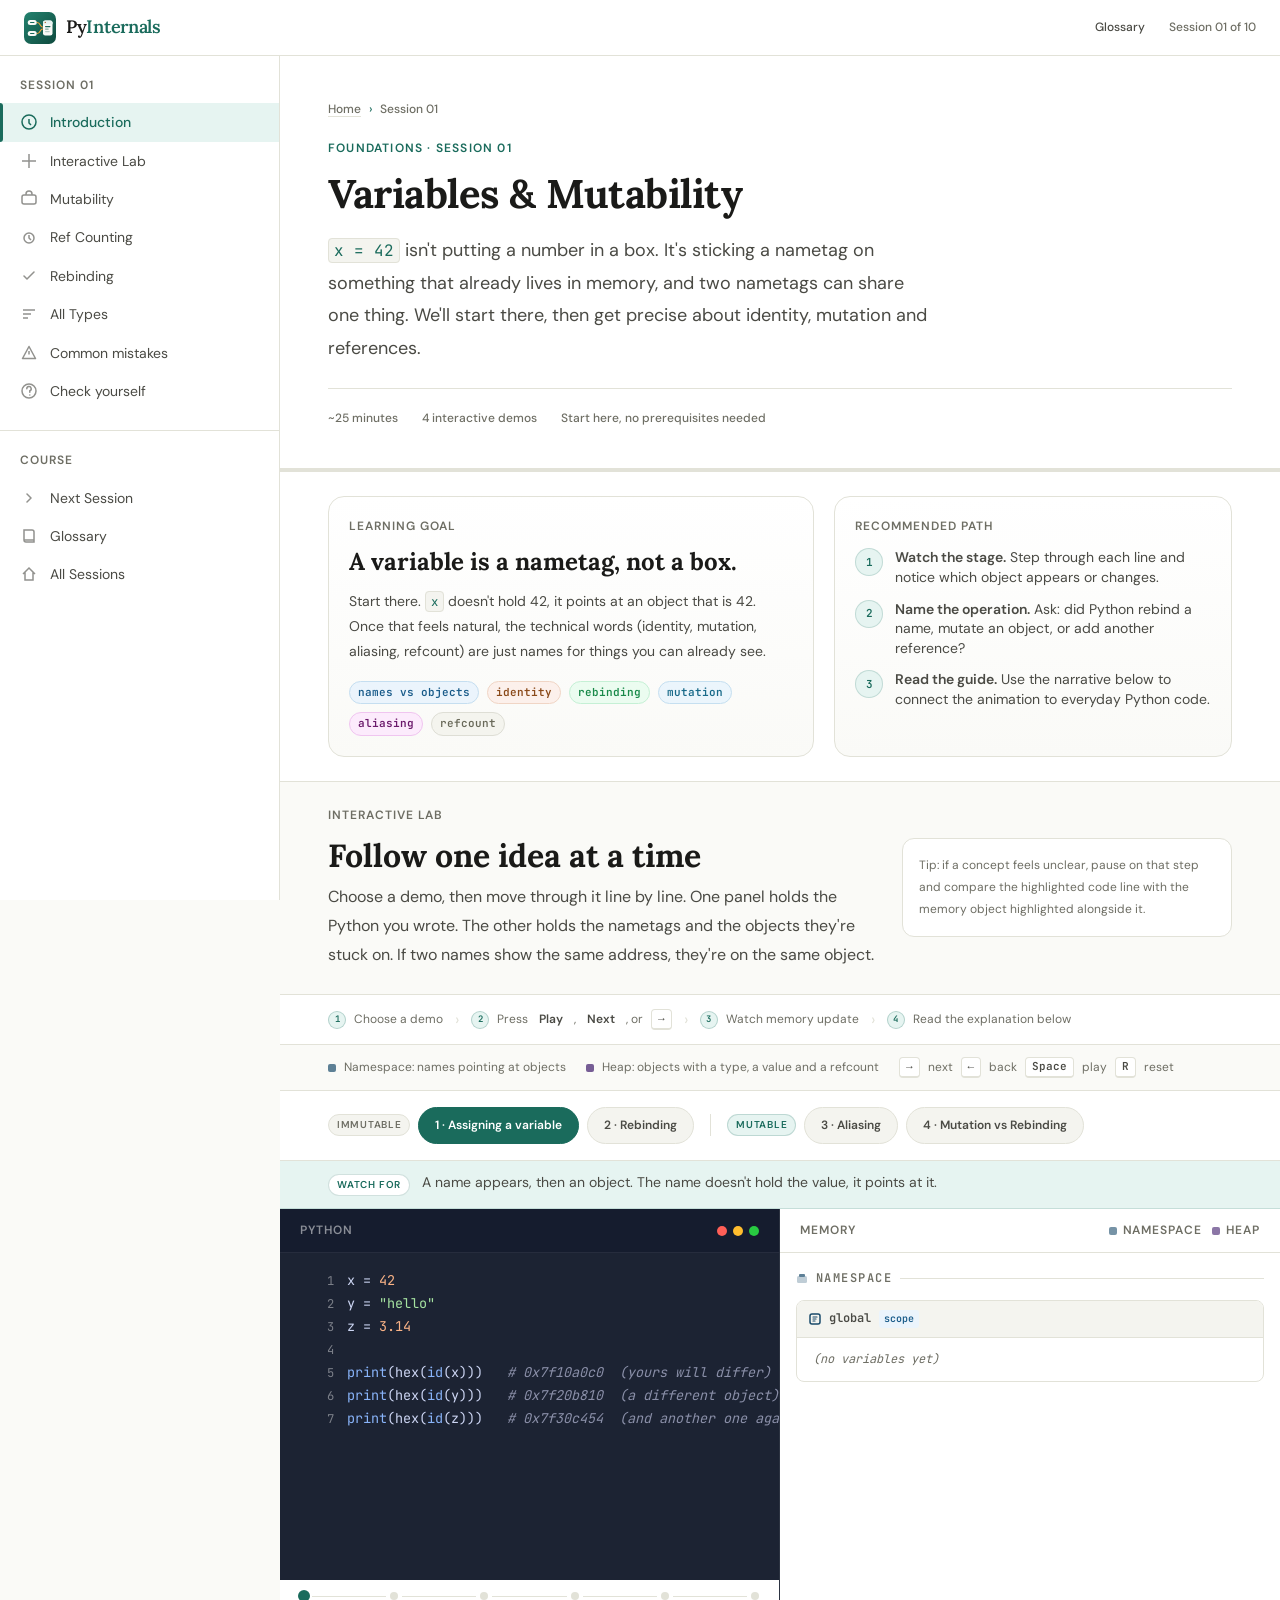
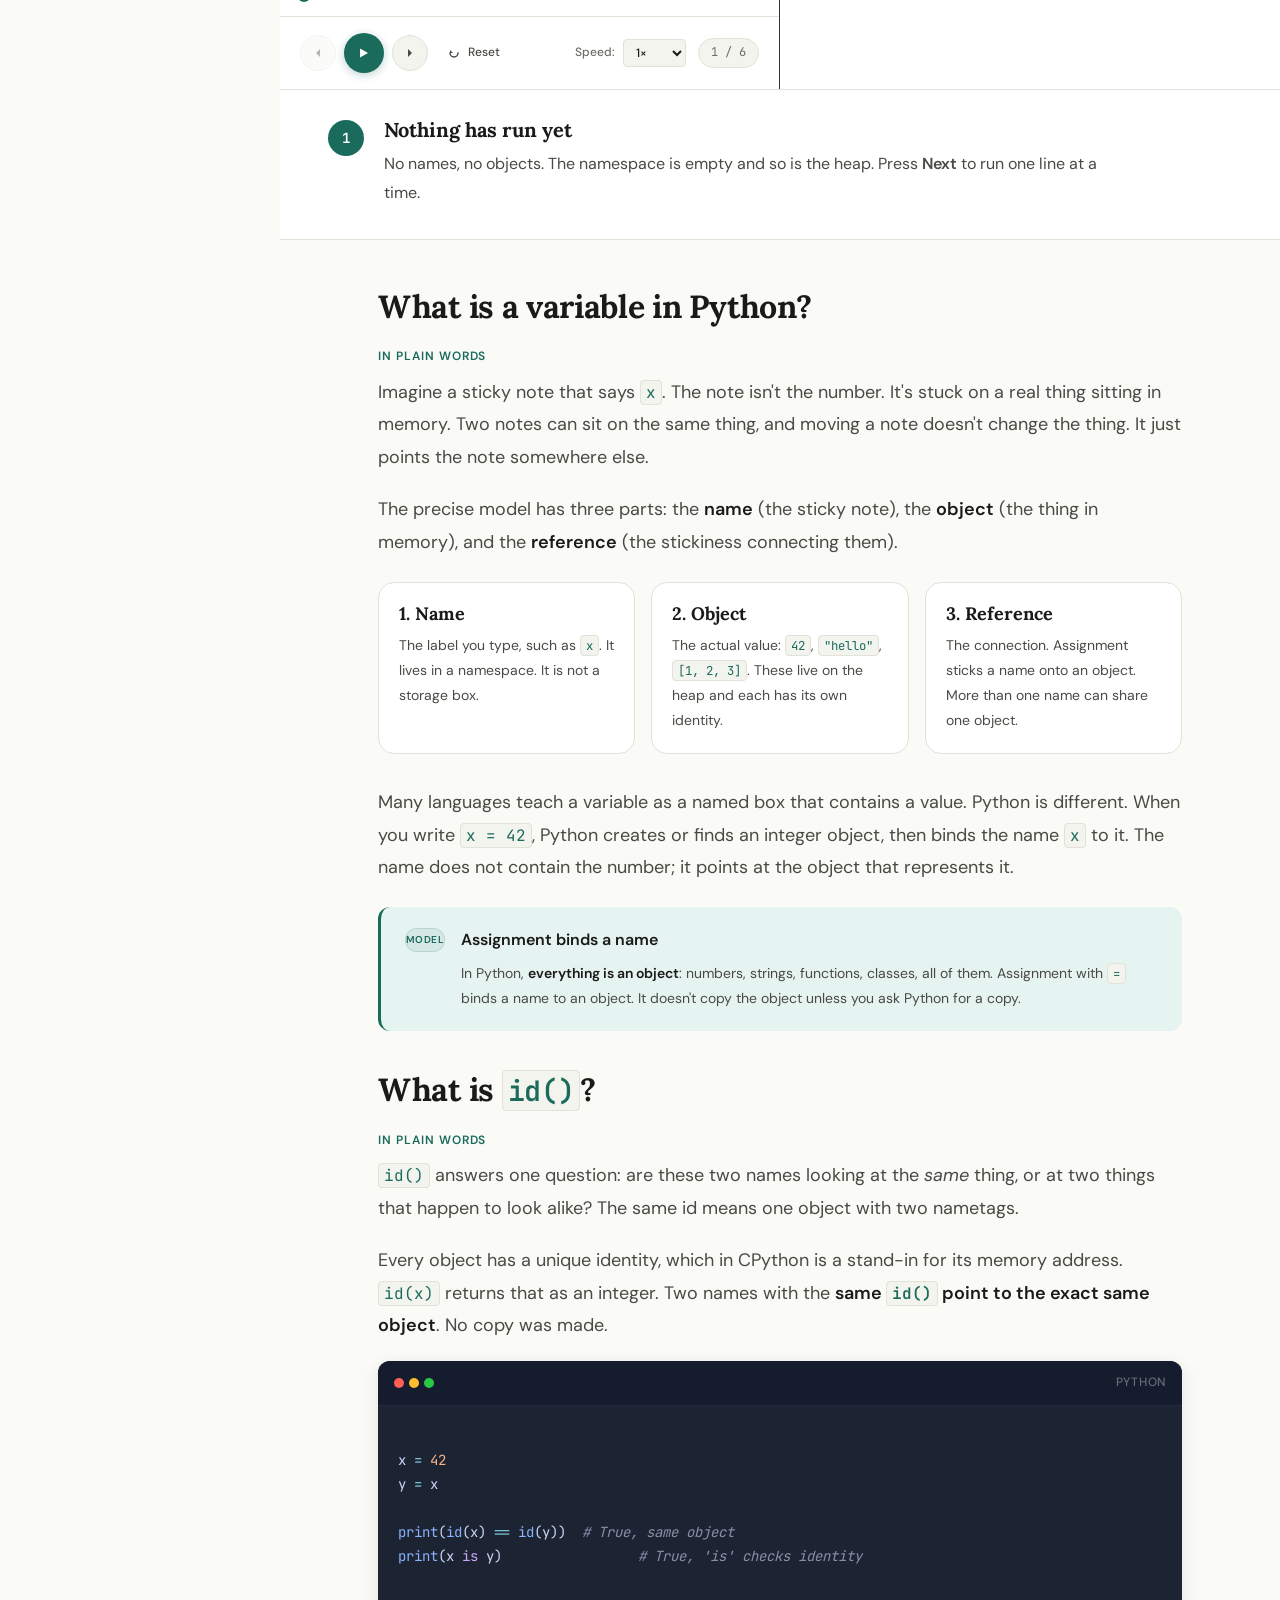
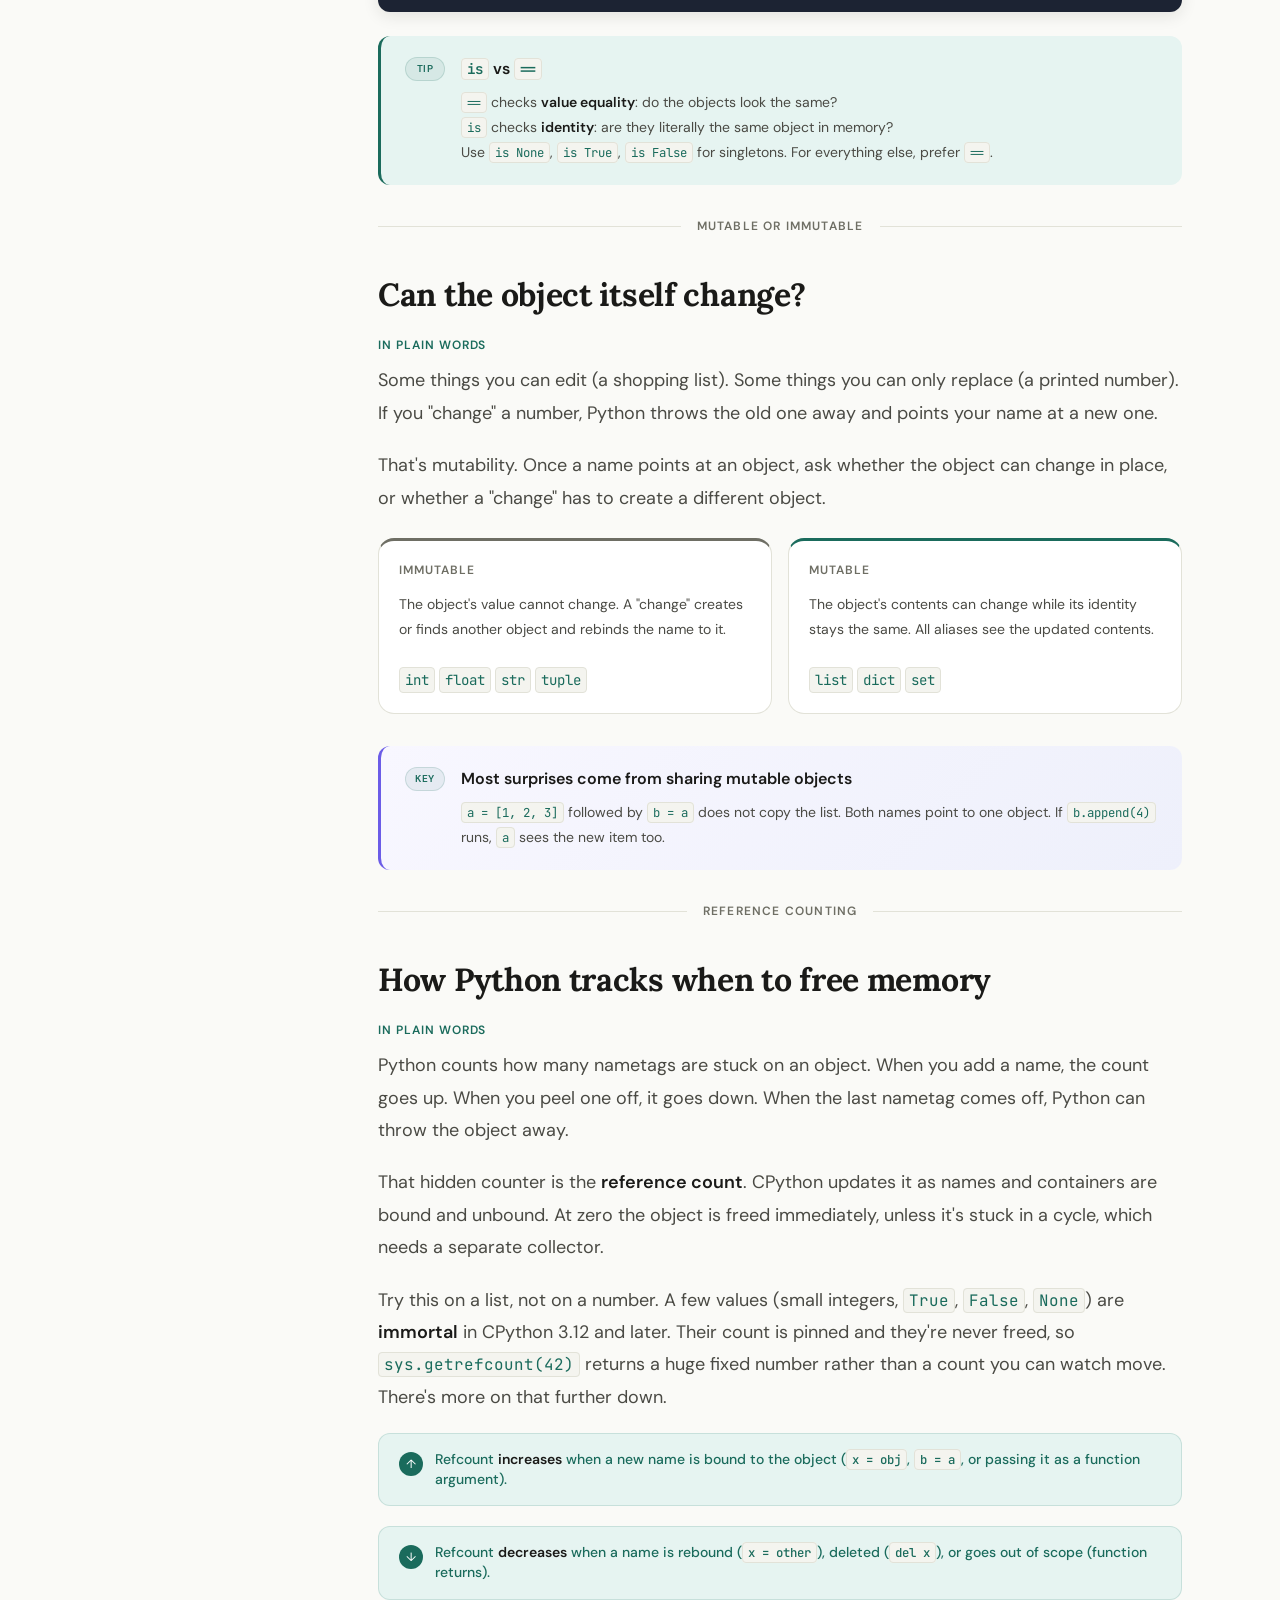
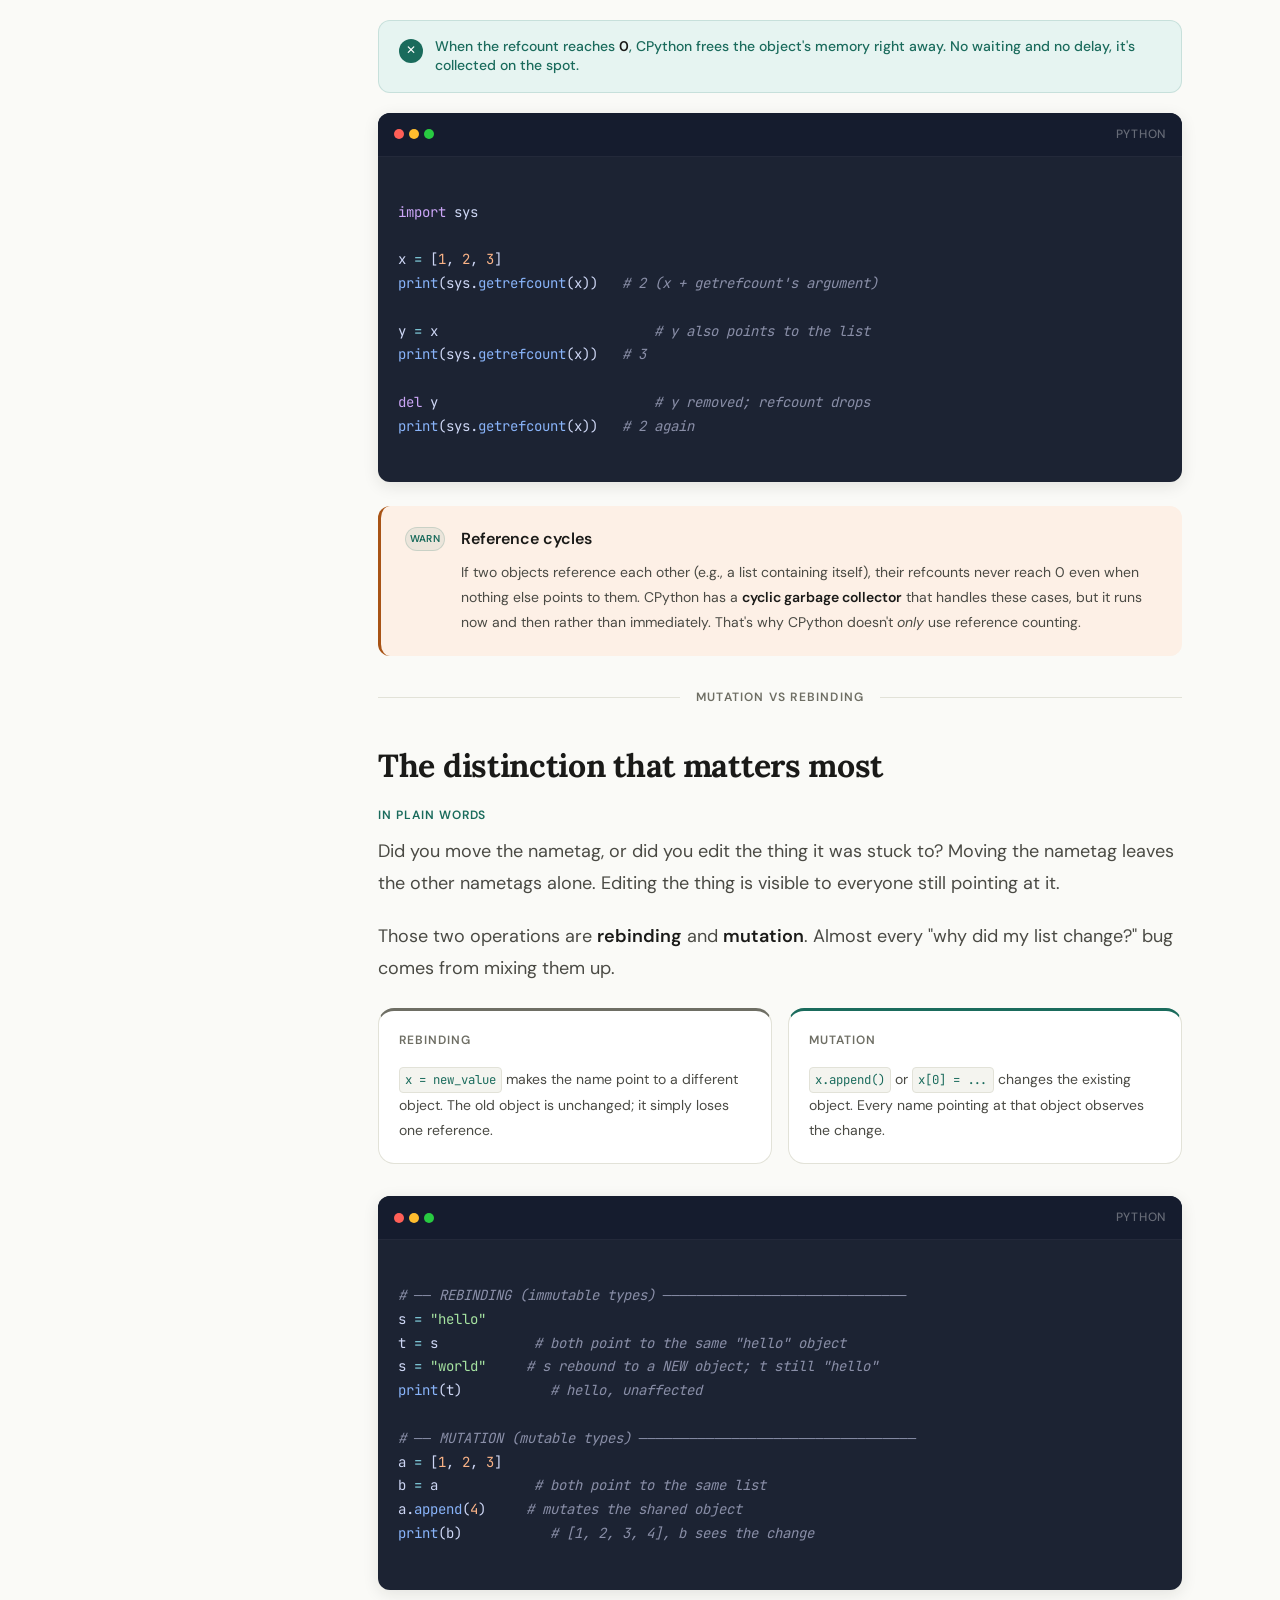
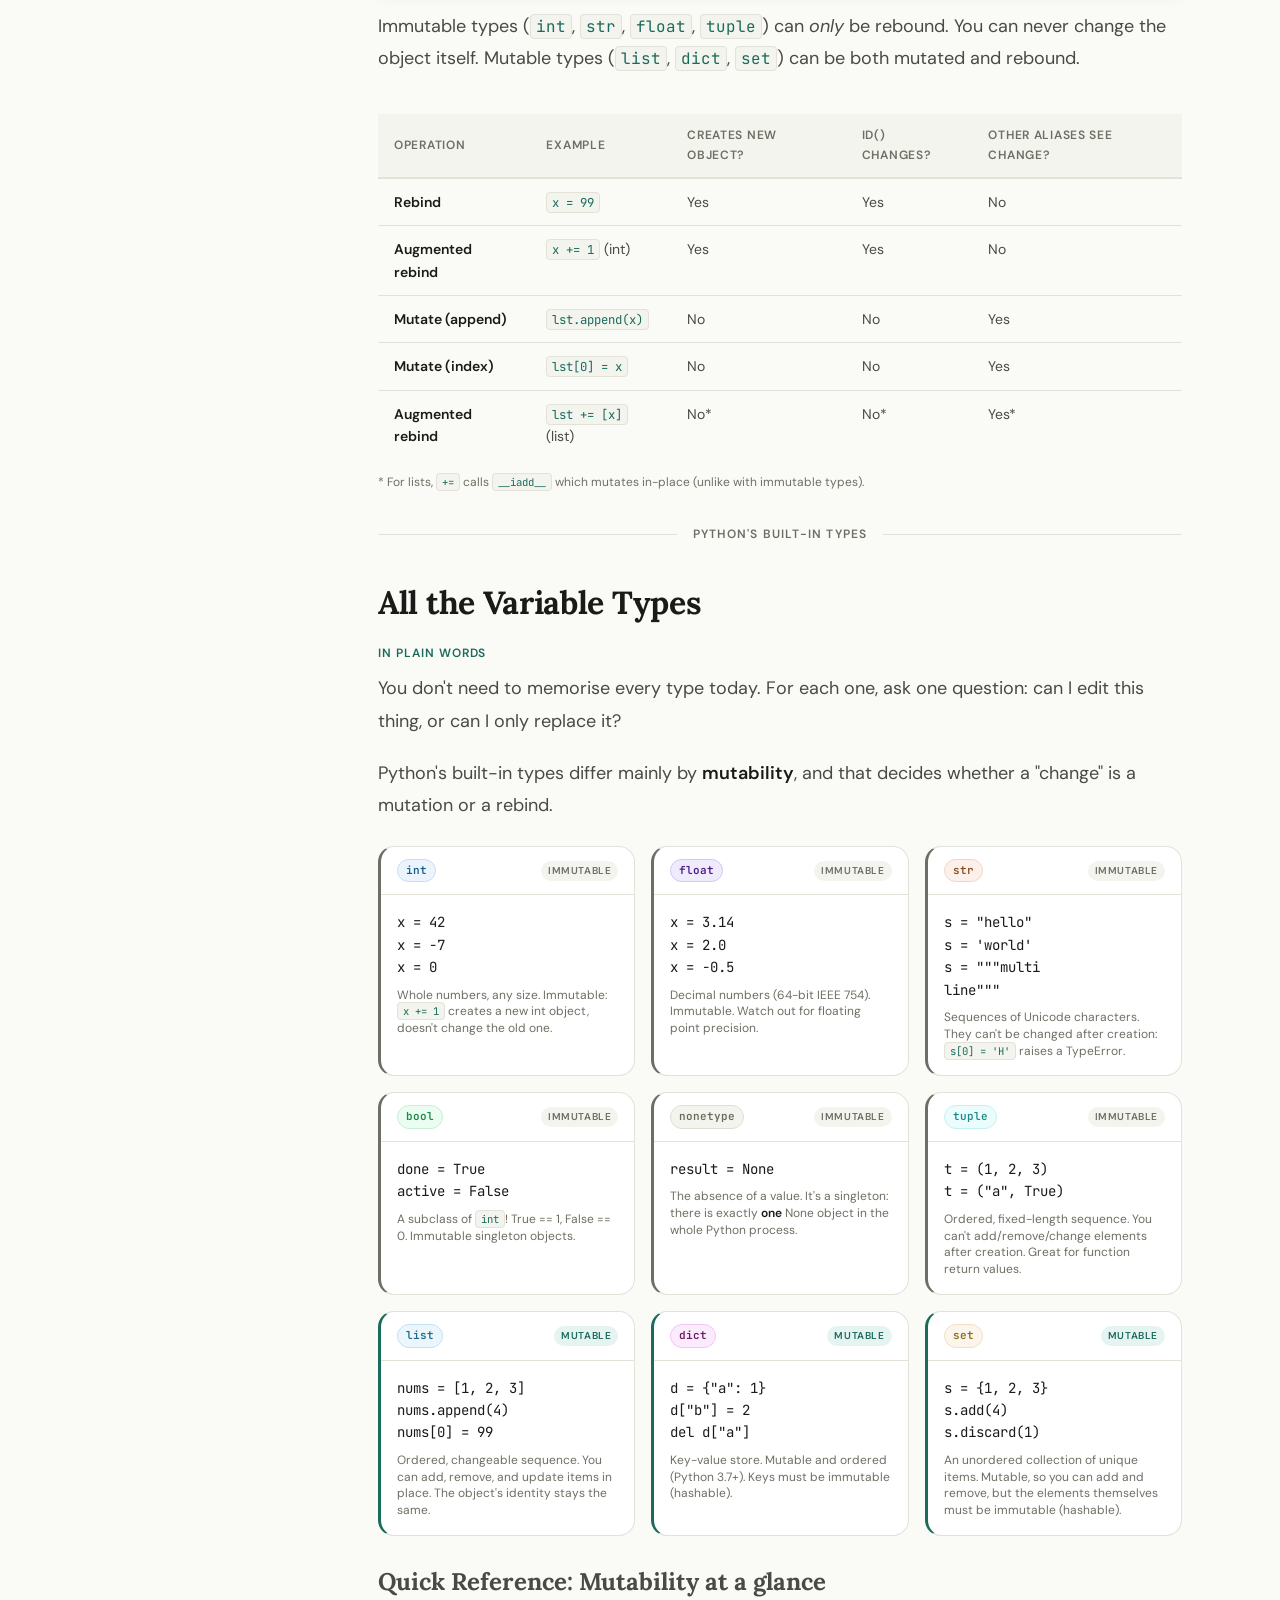
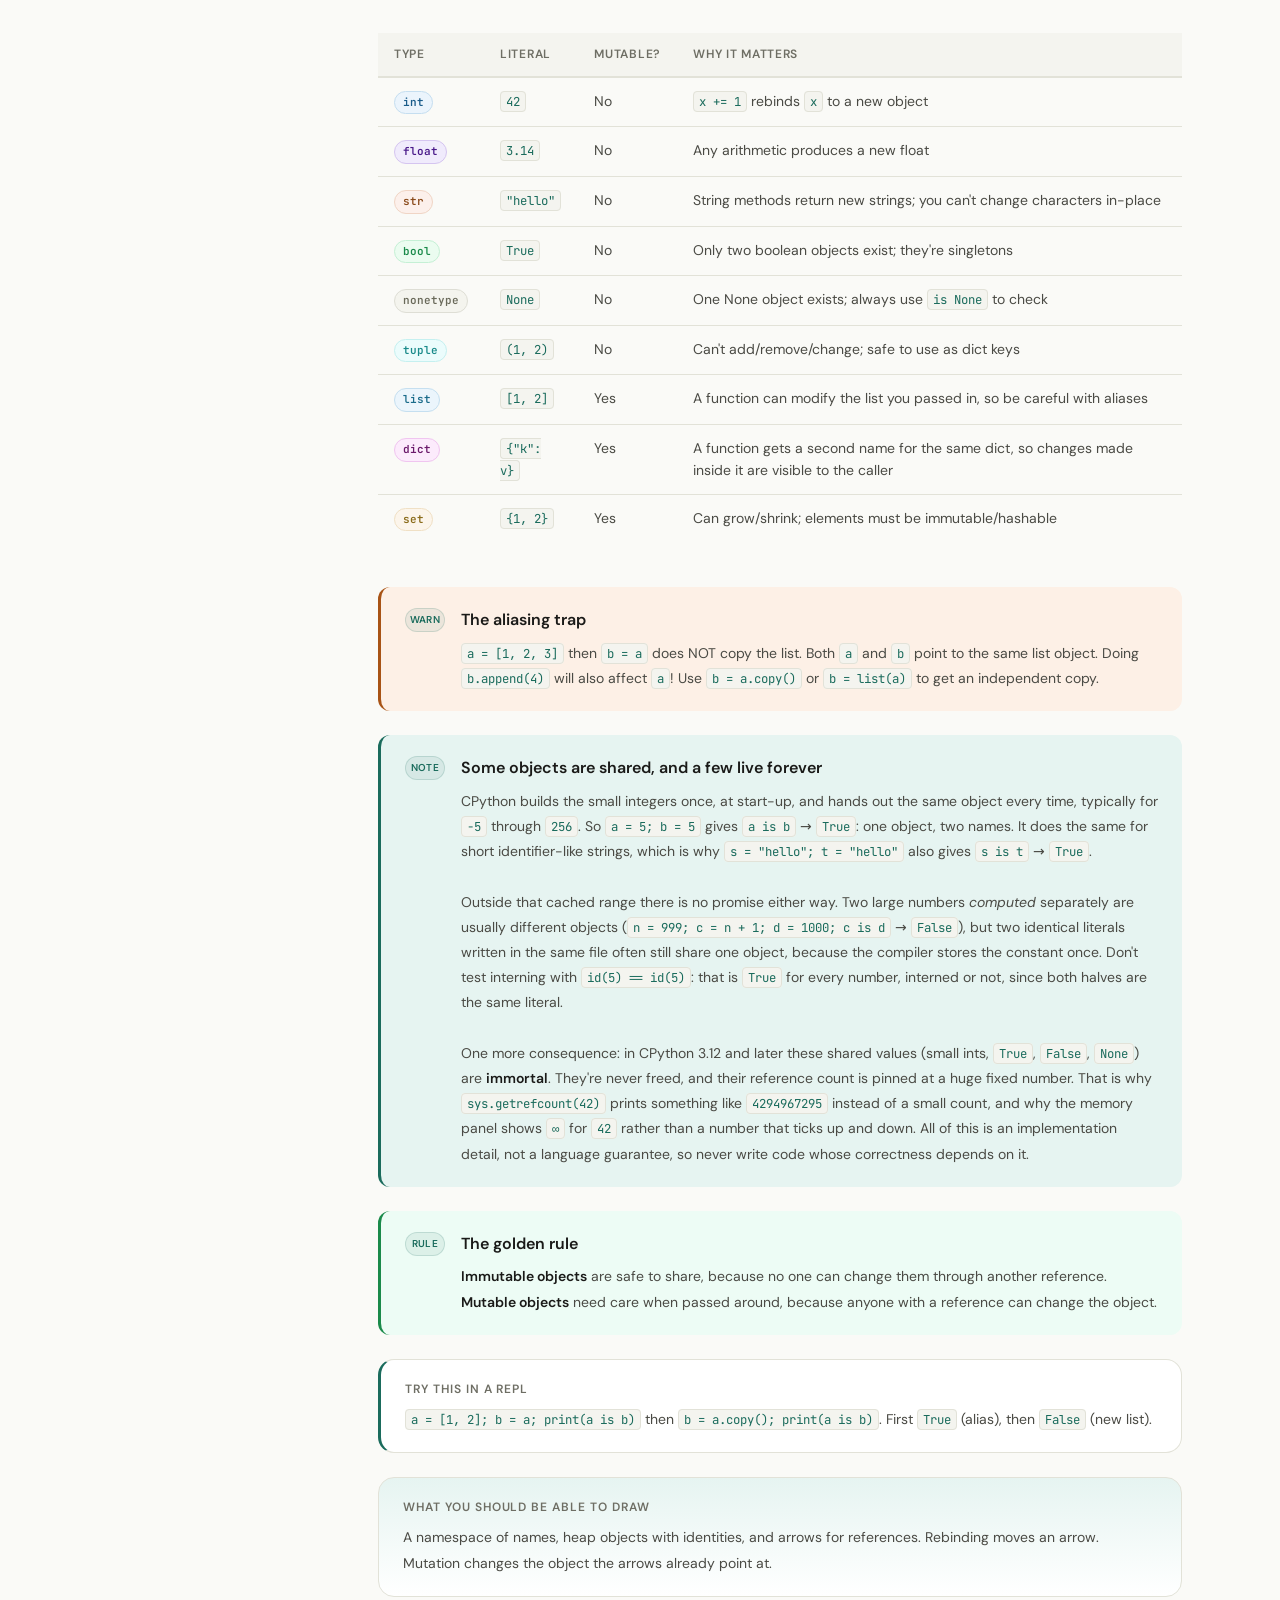
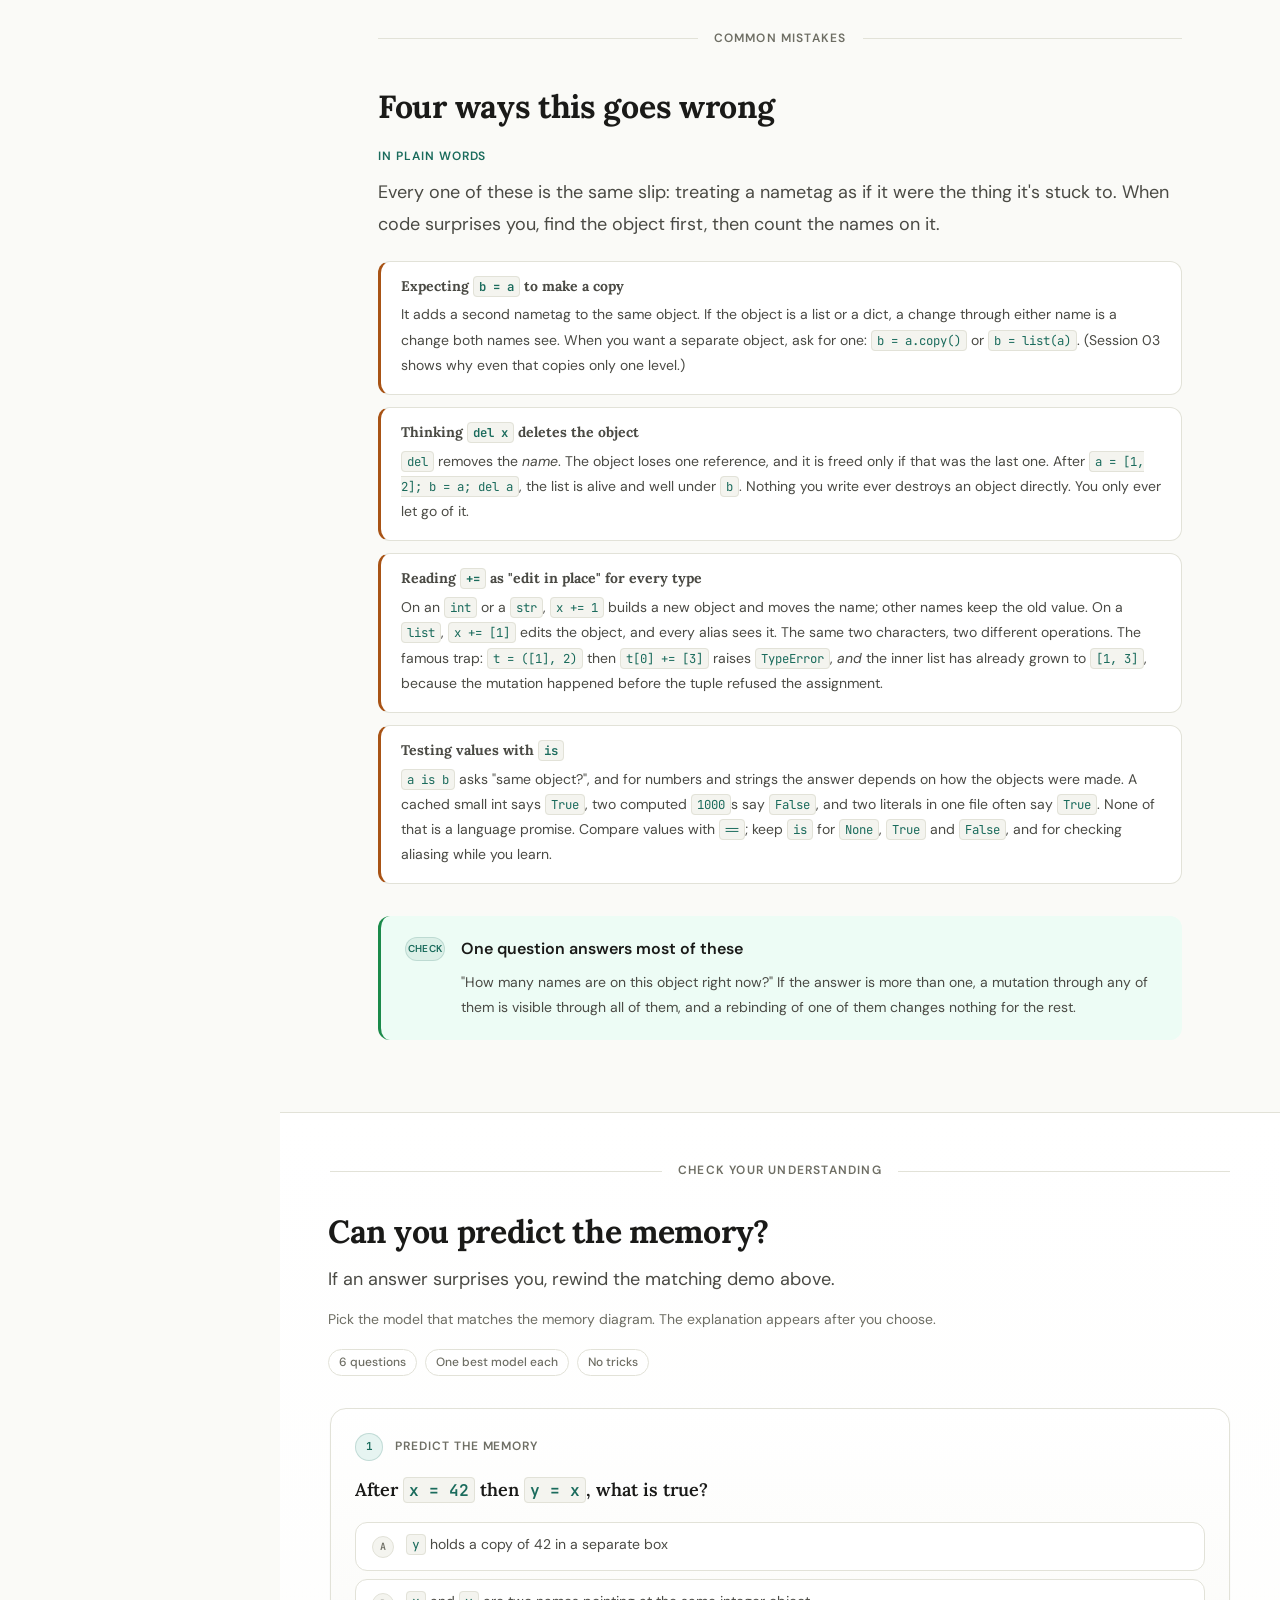
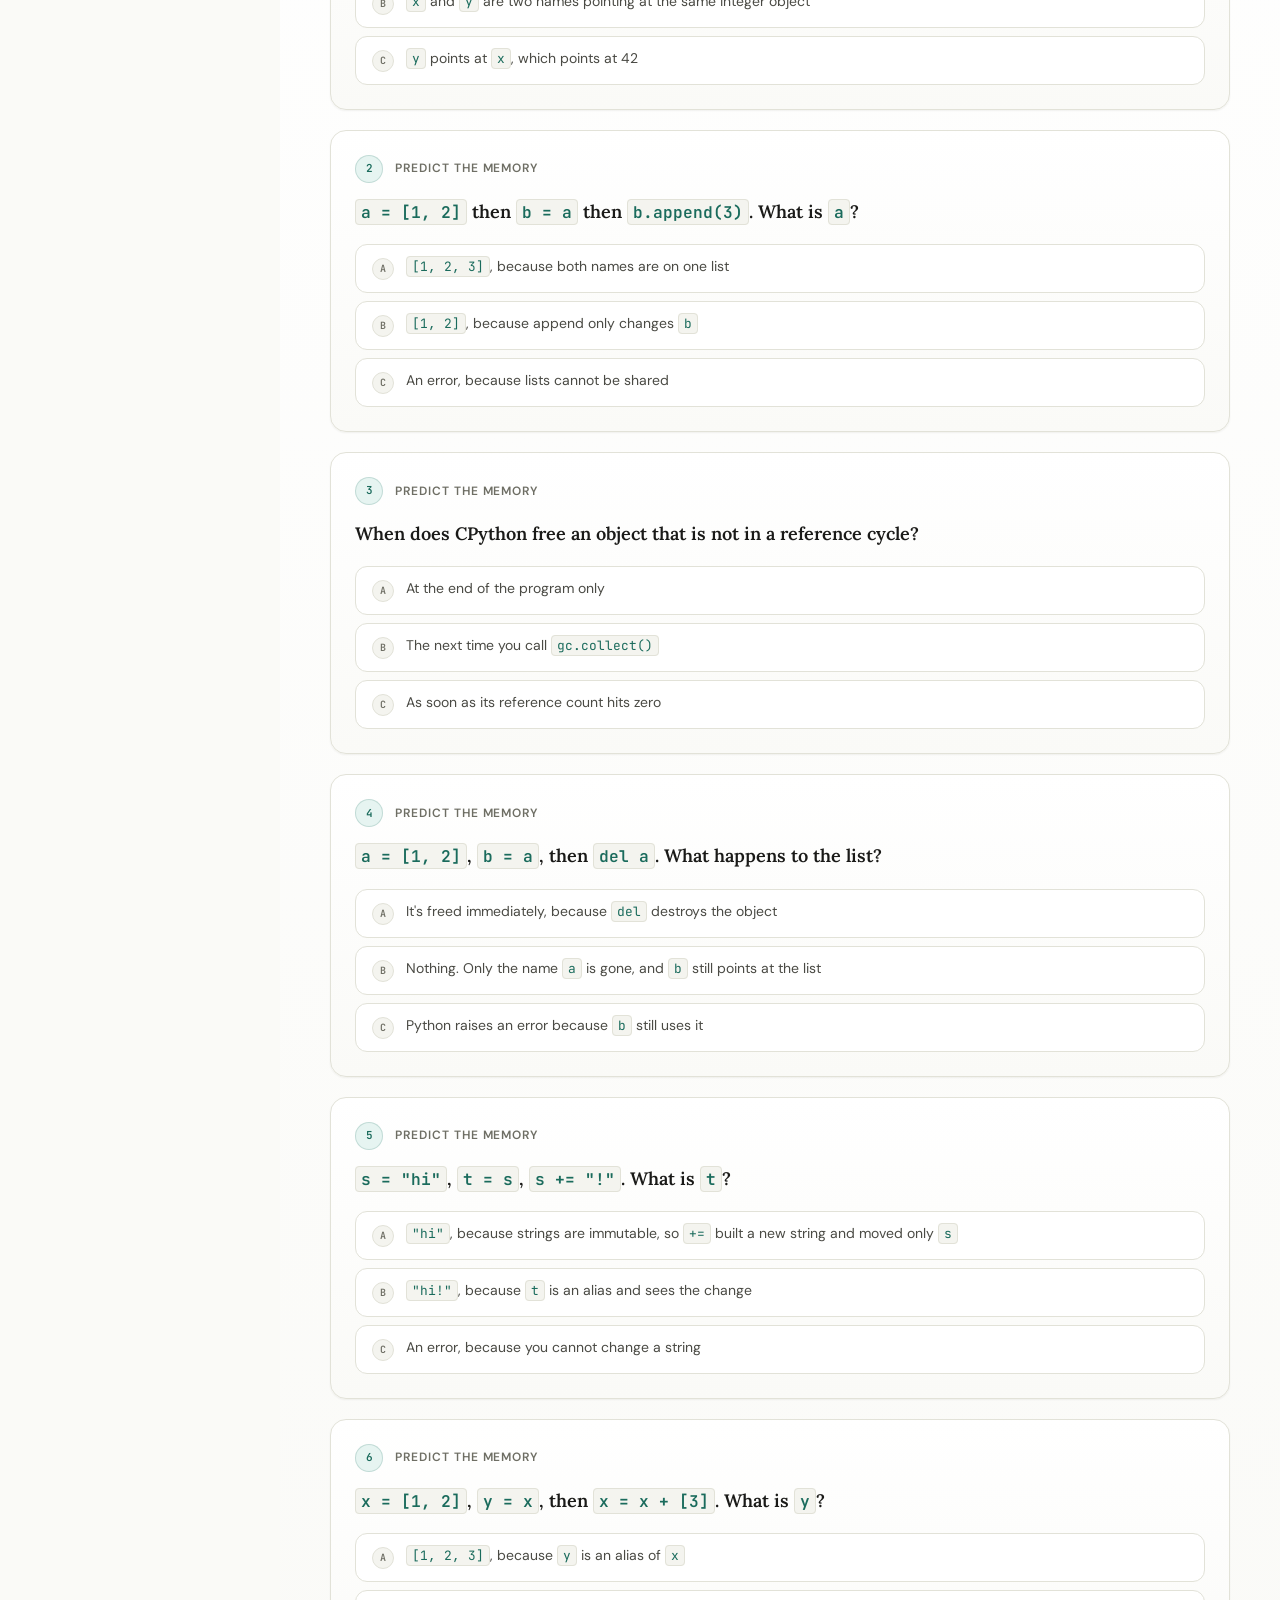
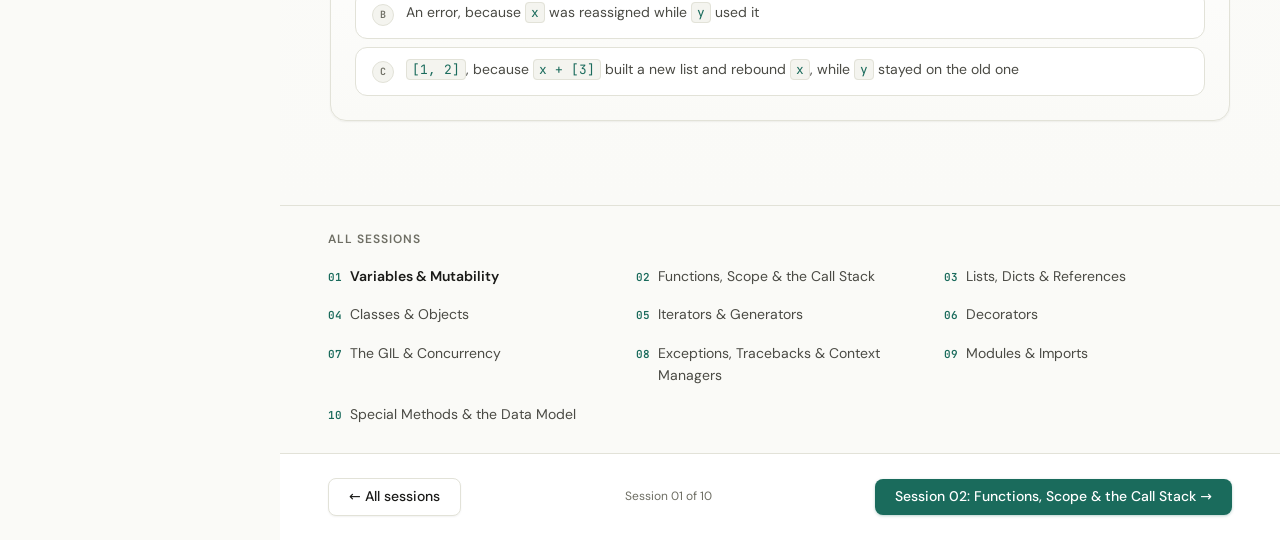
<file: sessions/01-variables/index.html>
<!DOCTYPE html>
<html lang="en">
<head>
  <meta charset="UTF-8" />
  <meta name="viewport" content="width=device-width, initial-scale=1.0" />
  <title>Python Variables and Mutability, Visualised | Py Internals</title>
  <meta name="description" content="See what x = 42 really does in memory. Names, objects, id(), aliasing, mutation versus rebinding and reference counting, animated one step at a time." />
  <meta name="theme-color" content="#1A6B5C" />

  <link rel="icon" type="image/svg+xml" href="../../assets/images/logo.svg" />
  <link rel="icon" type="image/png" sizes="512x512" href="../../assets/images/icon-512.png" />
  <link rel="apple-touch-icon" href="../../assets/images/apple-touch-icon.png" />

  <link rel="stylesheet" href="../../assets/css/base.css" />
  <link rel="stylesheet" href="../../assets/css/layout.css" />
  <link rel="stylesheet" href="../../assets/css/components.css" />
  <link rel="stylesheet" href="../../assets/css/memory-viz.css" />
  <link rel="stylesheet" href="../../assets/css/animations.css" />
  <link rel="stylesheet" href="../../assets/css/session.css" />
  <!-- seo:head -->
  <link rel="canonical" href="https://inboxpraveen.github.io/Py-Internals/sessions/01-variables/" />
  <meta name="robots" content="index, follow, max-image-preview:large" />
  <meta name="author" content="Praveen Kumar" />
  <meta property="og:type" content="article" />
  <meta property="og:site_name" content="Py Internals" />
  <meta property="og:locale" content="en_GB" />
  <meta property="og:url" content="https://inboxpraveen.github.io/Py-Internals/sessions/01-variables/" />
  <meta property="og:title" content="Python Variables and Mutability, Visualised" />
  <meta property="og:description" content="See what x = 42 really does in memory. Names, objects, id(), aliasing, mutation versus rebinding and reference counting, animated one step at a time." />
  <meta property="og:image" content="https://inboxpraveen.github.io/Py-Internals/assets/images/og/01-variables.png" />
  <meta property="og:image:width" content="1200" />
  <meta property="og:image:height" content="630" />
  <meta property="og:image:alt" content="Python Variables and Mutability, Visualised on Py Internals" />
  <meta property="article:published_time" content="2026-03-23" />
  <meta property="article:modified_time" content="2026-11-14" />
  <meta property="article:section" content="Foundations" />
  <meta property="article:author" content="https://github.com/inboxpraveen" />
  <meta name="twitter:card" content="summary_large_image" />
  <meta name="twitter:title" content="Python Variables and Mutability, Visualised" />
  <meta name="twitter:description" content="See what x = 42 really does in memory. Names, objects, id(), aliasing, mutation versus rebinding and reference counting, animated one step at a time." />
  <meta name="twitter:image" content="https://inboxpraveen.github.io/Py-Internals/assets/images/og/01-variables.png" />
  <link rel="alternate" type="application/atom+xml" title="Py Internals sessions" href="https://inboxpraveen.github.io/Py-Internals/feed.xml" />
  <link rel="manifest" href="https://inboxpraveen.github.io/Py-Internals/manifest.webmanifest" />
  <script type="application/ld+json">
{
  "@context": "https://schema.org",
  "@graph": [
    {
      "@type": [
        "Article",
        "LearningResource"
      ],
      "@id": "https://inboxpraveen.github.io/Py-Internals/sessions/01-variables/#lesson",
      "mainEntityOfPage": "https://inboxpraveen.github.io/Py-Internals/sessions/01-variables/",
      "headline": "Session 01: Variables & Mutability",
      "name": "Session 01: Variables & Mutability",
      "description": "See what x = 42 really does in memory. Names, objects, id(), aliasing, mutation versus rebinding and reference counting, animated one step at a time.",
      "image": "https://inboxpraveen.github.io/Py-Internals/assets/images/og/01-variables.png",
      "author": {
        "@type": "Person",
        "name": "Praveen Kumar",
        "url": "https://github.com/inboxpraveen"
      },
      "publisher": {
        "@type": "Organization",
        "name": "Py Internals",
        "url": "https://inboxpraveen.github.io/Py-Internals/",
        "logo": {
          "@type": "ImageObject",
          "url": "https://inboxpraveen.github.io/Py-Internals/assets/images/icon-512.png",
          "width": 512,
          "height": 512
        },
        "sameAs": [
          "https://github.com/inboxpraveen/Py-Internals"
        ]
      },
      "datePublished": "2026-03-23",
      "dateModified": "2026-11-14",
      "inLanguage": "en",
      "isAccessibleForFree": true,
      "license": "https://creativecommons.org/licenses/by-sa/4.0/",
      "isPartOf": {
        "@type": "Course",
        "@id": "https://inboxpraveen.github.io/Py-Internals/#course",
        "name": "Py Internals",
        "url": "https://inboxpraveen.github.io/Py-Internals/"
      },
      "position": 1,
      "learningResourceType": "Interactive lesson",
      "educationalLevel": "Beginner",
      "timeRequired": "PT25M",
      "teaches": [
        "Python variables as names bound to objects",
        "id() and object identity",
        "aliasing",
        "mutation versus rebinding",
        "reference counting and garbage collection",
        "mutable and immutable types"
      ],
      "about": [
        "Python (programming language)"
      ],
      "keywords": "Python variables as names bound to objects, id() and object identity, aliasing, mutation versus rebinding, reference counting and garbage collection, mutable and immutable types"
    },
    {
      "@type": "BreadcrumbList",
      "itemListElement": [
        {
          "@type": "ListItem",
          "position": 1,
          "name": "Home",
          "item": "https://inboxpraveen.github.io/Py-Internals/"
        },
        {
          "@type": "ListItem",
          "position": 2,
          "name": "Session 01: Variables & Mutability",
          "item": "https://inboxpraveen.github.io/Py-Internals/sessions/01-variables/"
        }
      ]
    }
  ]
}
  </script>
  <!-- /seo:head -->
</head>
<body>

<a class="skip-link" href="#demo-basic">Skip to the interactive lab</a>

<!-- ── Top Bar ─────────────────────────────────────────────── -->
<header class="topbar">
  <div class="topbar__logo">
    <button class="menu-toggle" aria-label="Open session menu">
      <svg aria-hidden="true" width="18" height="18" viewBox="0 0 18 18" fill="none">
        <path d="M2 4h14M2 9h14M2 14h14" stroke="currentColor" stroke-width="1.5" stroke-linecap="round"/>
      </svg>
    </button>
    <a href="../../index.html" class="topbar__home" aria-label="Py Internals home">
      <img class="topbar__logo-mark" src="../../assets/images/logo.svg" alt="" width="32" height="32">
      <span class="topbar__brand">Py<span>Internals</span></span>
    </a>
  </div>
  <div class="topbar__actions">
    <a href="../../glossary.html" class="btn btn--ghost btn--sm">Glossary</a>
    <span class="session-count" data-role="session-count">Session 01 of 10</span>
  </div>
</header>

<!-- ── Sidebar overlay (mobile) ──────────────────────────── -->
<div class="sidebar-overlay"></div>

<!-- ── App Shell ──────────────────────────────────────────── -->
<div class="app-shell" style="grid-template-rows:unset">

  <!-- Sidebar -->
  <aside class="sidebar" aria-label="Session sections">
    <div class="sidebar__section">
      <div class="sidebar__label">Session 01</div>
      <a href="#intro"        class="sidebar__item active">
        <svg aria-hidden="true" class="sidebar__item-icon" viewBox="0 0 18 18" fill="none" stroke="currentColor" stroke-width="1.5">
          <circle cx="9" cy="9" r="7"/><path d="M9 6v4l2 2"/>
        </svg>
        Introduction
      </a>
      <a href="#demo-basic"   class="sidebar__item">
        <svg aria-hidden="true" class="sidebar__item-icon" viewBox="0 0 18 18" fill="none" stroke="currentColor" stroke-width="1.5">
          <path d="M2 9h14M9 2v14"/>
        </svg>
        Interactive Lab
      </a>
      <a href="#demo-mutability" class="sidebar__item">
        <svg aria-hidden="true" class="sidebar__item-icon" viewBox="0 0 18 18" fill="none" stroke="currentColor" stroke-width="1.5">
          <rect x="2" y="5" width="14" height="9" rx="2"/>
          <path d="M6 5V4a3 3 0 016 0v1"/>
        </svg>
        Mutability
      </a>
      <a href="#refcount" class="sidebar__item">
        <svg aria-hidden="true" class="sidebar__item-icon" viewBox="0 0 18 18" fill="none" stroke="currentColor" stroke-width="1.5">
          <circle cx="9" cy="9" r="5"/><path d="M9 6v3l2 2"/>
        </svg>
        Ref Counting
      </a>
      <a href="#demo-rebind" class="sidebar__item">
        <svg aria-hidden="true" class="sidebar__item-icon" viewBox="0 0 18 18" fill="none" stroke="currentColor" stroke-width="1.5">
          <path d="M4 9l3 3 7-7" stroke-linecap="round" stroke-linejoin="round"/>
        </svg>
        Rebinding
      </a>
      <a href="#types" class="sidebar__item">
        <svg aria-hidden="true" class="sidebar__item-icon" viewBox="0 0 18 18" fill="none" stroke="currentColor" stroke-width="1.5">
          <path d="M3 5h12M3 9h8M3 13h5"/>
        </svg>
        All Types
      </a>
      <a href="#mistakes" class="sidebar__item">
        <svg aria-hidden="true" class="sidebar__item-icon" viewBox="0 0 18 18" fill="none" stroke="currentColor" stroke-width="1.5">
          <path d="M9 2.5l6.5 12h-13z" stroke-linejoin="round"/><path d="M9 7v3.5M9 12.5h.01"/>
        </svg>
        Common mistakes
      </a>
      <a href="#quiz" class="sidebar__item">
        <svg aria-hidden="true" class="sidebar__item-icon" viewBox="0 0 18 18" fill="none" stroke="currentColor" stroke-width="1.5">
          <circle cx="9" cy="9" r="7"/><path d="M6.8 6.8a2.2 2.2 0 113 2v1.4" stroke-linecap="round"/><path d="M9.8 13h.01" stroke-linecap="round"/>
        </svg>
        Check yourself
      </a>
    </div>
    <div class="sidebar__section">
      <div class="sidebar__label">Course</div>
      <a href="../02-functions/" class="sidebar__item">
        <svg aria-hidden="true" class="sidebar__item-icon" viewBox="0 0 18 18" fill="none" stroke="currentColor" stroke-width="1.5">
          <path d="M7 5l4 4-4 4" stroke-linecap="round" stroke-linejoin="round"/>
        </svg>
        Next Session
      </a>
      <a href="../../glossary.html" class="sidebar__item">
        <svg aria-hidden="true" class="sidebar__item-icon" viewBox="0 0 18 18" fill="none" stroke="currentColor" stroke-width="1.5">
          <path d="M4 3h8a2 2 0 012 2v10H6a2 2 0 01-2-2z"/><path d="M4 13h10"/>
        </svg>
        Glossary
      </a>
      <a href="../../index.html" class="sidebar__item">
        <svg aria-hidden="true" class="sidebar__item-icon" viewBox="0 0 18 18" fill="none" stroke="currentColor" stroke-width="1.5">
          <path d="M3 9L9 3l6 6M5 7v8h8V7"/>
        </svg>
        All Sessions
      </a>
    </div>
  </aside>

  <!-- Main content -->
  <main class="main-content">

    <!-- ── Session Hero ────────────────────────────────────── -->
    <div class="session-hero" id="intro">
      <div class="session-hero__breadcrumb">
        <a href="../../index.html">Home</a>
        <span>›</span>
        Session 01
      </div>
      <div class="session-hero__eyebrow">Foundations · Session 01</div>
      <h1 class="session-hero__title">Variables &amp; Mutability</h1>
      <p class="session-hero__subtitle">
        <code>x = 42</code> isn't putting a number in a box. It's sticking a nametag
        on something that already lives in memory, and two nametags can share one thing.
        We'll start there, then get precise about identity, mutation and references.
      </p>
      <div class="session-meta">
        <div class="session-meta__item">~25 minutes</div>
        <div class="session-meta__item">4 interactive demos</div>
        <div class="session-meta__item">Start here, no prerequisites needed</div>
      </div>
    </div>

    <!-- ── Progress bar ────────────────────────────────────── -->
    <div class="progress-bar"><div class="progress-bar__fill" id="readProgress" style="width:0%"></div></div>

    <!-- ── Learning overview ───────────────────────────────── -->
    <section class="learning-overview" aria-labelledby="learning-overview-title">
      <div class="learning-card">
        <div class="learning-card__label">Learning goal</div>
        <h2 class="learning-card__title" id="learning-overview-title">
          A variable is a nametag, not a box.
        </h2>
        <p class="learning-card__body">
          Start there. <code>x</code> doesn't hold 42, it points at an object that is 42. Once that feels natural, the technical words (identity, mutation, aliasing, refcount) are just names for things you can already see.
        </p>
        <div class="concept-chip-row" aria-label="Concepts covered">
          <span class="type-chip type-chip--int">Names vs objects</span>
          <span class="type-chip type-chip--str">Identity</span>
          <span class="type-chip type-chip--bool">Rebinding</span>
          <span class="type-chip type-chip--list">Mutation</span>
          <span class="type-chip type-chip--dict">Aliasing</span>
          <span class="type-chip type-chip--none">Refcount</span>
        </div>
      </div>

      <div class="learning-card">
        <div class="learning-card__label">Recommended path</div>
        <div class="learning-outcomes">
          <div class="learning-outcome">
            <span class="learning-outcome__num">1</span>
            <span><strong>Watch the stage.</strong> Step through each line and notice which object appears or changes.</span>
          </div>
          <div class="learning-outcome">
            <span class="learning-outcome__num">2</span>
            <span><strong>Name the operation.</strong> Ask: did Python rebind a name, mutate an object, or add another reference?</span>
          </div>
          <div class="learning-outcome">
            <span class="learning-outcome__num">3</span>
            <span><strong>Read the guide.</strong> Use the narrative below to connect the animation to everyday Python code.</span>
          </div>
        </div>
      </div>
    </section>

    <!-- ╔══════════════════════════════════════════════════════╗
         ║  DEMO 1: Basic Variable Assignment                   ║
         ╚══════════════════════════════════════════════════════╝ -->
    <div id="demo-basic">

      <section class="stage-intro" aria-labelledby="stage-title">
        <div>
          <div class="stage-intro__label">Interactive lab</div>
          <h2 id="stage-title">Follow one idea at a time</h2>
          <p>
            Choose a demo, then move through it line by line. One panel holds the Python you wrote. The other holds the nametags and the objects they're stuck on. If two names show the same address, they're on the same object.
          </p>
        </div>
        <div class="stage-intro__hint">
          Tip: if a concept feels unclear, pause on that step and compare the highlighted code line
          with the memory object highlighted alongside it.
        </div>
      </section>

      <!-- How-to guide strip -->
      <div class="demo-guide">
        <div class="demo-guide__step">
          <span class="demo-guide__badge">1</span>
          Choose a demo
        </div>
        <span class="demo-guide__arrow">›</span>
        <div class="demo-guide__step">
          <span class="demo-guide__badge">2</span>
          Press <strong style="color:var(--clr-text-2);margin:0 3px">Play</strong>, <strong style="color:var(--clr-text-2);margin:0 3px">Next</strong>, or <kbd>→</kbd>
        </div>
        <span class="demo-guide__arrow">›</span>
        <div class="demo-guide__step">
          <span class="demo-guide__badge">3</span>
          Watch memory update
        </div>
        <span class="demo-guide__arrow">›</span>
        <div class="demo-guide__step">
          <span class="demo-guide__badge">4</span>
          Read the explanation below
        </div>
      </div>

      <div class="mem-legend" aria-label="How to read the memory diagram">
        <div class="mem-legend__item"><span class="mem-legend__swatch mem-legend__swatch--stack"></span> Namespace: names pointing at objects</div>
        <div class="mem-legend__item"><span class="mem-legend__swatch mem-legend__swatch--heap"></span> Heap: objects with a type, a value and a refcount</div>
        <div class="mem-legend__item"><kbd>→</kbd> next <kbd>←</kbd> back <kbd>Space</kbd> play <kbd>R</kbd> reset</div>
      </div>

      <!-- Demo selector tabs (grouped by mutability) -->
      <div class="demo-selector">
        <div class="demo-group">
          <span class="demo-group__label demo-group__label--immutable">Immutable</span>
          <button class="demo-pill active" data-demo="basic" >1 · Assigning a variable</button>
          <button class="demo-pill"        data-demo="rebind">2 · Rebinding</button>
        </div>
        <div class="demo-group-divider"></div>
        <div class="demo-group">
          <span class="demo-group__label demo-group__label--mutable">Mutable</span>
          <button class="demo-pill" data-demo="aliasing">3 · Aliasing</button>
          <button class="demo-pill" data-demo="mutation">4 · Mutation vs Rebinding</button>
        </div>
      </div>

      <div class="demo-watch" id="demoWatch"></div>

      <!-- Stage: Code + Memory -->
      <div class="stage" id="stage">

        <!-- Code panel -->
        <div class="stage__code-panel">
          <div class="panel-header panel-header--dark">
            <span>python</span>
            <div style="display:flex;align-items:center;gap:6px" aria-hidden="true">
              <div class="code-block__dot"></div>
              <div class="code-block__dot"></div>
              <div class="code-block__dot"></div>
            </div>
          </div>
          <div class="code-panel-body" id="codePanel"></div>

          <!-- Step track -->
          <div class="step-track" data-role="step-track" id="stepTrack" role="group" aria-label="Jump to a step"></div>

          <!-- Playback controls -->
          <div class="playback-controls" id="controls">
            <div class="playback-controls__left">
              <button class="step-btn" data-action="prev" title="Previous step" aria-label="Previous step" disabled>
                <svg aria-hidden="true" width="12" height="12" viewBox="0 0 12 12" fill="currentColor">
                  <path d="M8 2L4 6l4 4"/>
                </svg>
              </button>
              <button class="play-btn" data-action="play" title="Play / Pause" aria-label="Play the walkthrough">
                <svg aria-hidden="true" width="14" height="14" viewBox="0 0 14 14" fill="currentColor">
                  <path d="M3 2.5l8 4.5-8 4.5z"/>
                </svg>
              </button>
              <button class="step-btn" data-action="next" title="Next step" aria-label="Next step">
                <svg aria-hidden="true" width="12" height="12" viewBox="0 0 12 12" fill="currentColor">
                  <path d="M4 2l4 4-4 4"/>
                </svg>
              </button>
              <button class="btn btn--ghost btn--sm" data-action="reset" title="Reset" aria-label="Reset to the first step">
                <svg aria-hidden="true" width="12" height="12" viewBox="0 0 12 12" fill="none" stroke="currentColor" stroke-width="1.5">
                  <path d="M10 6A4 4 0 112 6" stroke-linecap="round"/>
                  <path d="M2 3v3h3" fill="currentColor" stroke="none"/>
                </svg>
                Reset
              </button>
            </div>
            <div class="playback-controls__right">
              <div class="speed-control">
                <label for="speedSelect">Speed:</label>
                <select class="speed-select" id="speedSelect" data-action="speed">
                  <option value="1700">0.5×</option>
                  <option value="900" selected>1×</option>
                  <option value="600">1.5×</option>
                  <option value="400">2×</option>
                </select>
              </div>
              <span class="step-counter" data-role="step-counter">1 / 1</span>
            </div>
          </div>
        </div>

        <!-- Memory panel -->
        <div class="stage__memory-panel">
          <div class="panel-header">
            <span style="color:var(--clr-text-3)">Memory</span>
            <div style="display:flex;align-items:center;gap:6px;font-size:var(--fs-xs);color:var(--clr-text-3)">
              <span style="display:inline-block;width:8px;height:8px;background:var(--clr-mem-stack);border-radius:2px;opacity:.6"></span>
              namespace
              <span style="display:inline-block;width:8px;height:8px;background:var(--clr-mem-heap);border-radius:2px;opacity:.6;margin-left:4px"></span>
              heap
            </div>
          </div>
          <div class="mem-panel-body" id="memPanel"></div>
        </div>
        <!-- Explanation strip -->
        <div class="explanation-strip" aria-live="polite">
          <div class="explanation-strip__step-num" id="stepNum">1</div>
          <div class="explanation-strip__content">
            <h3 id="stepTitle" class="explanation-text">Nothing has run yet</h3>
            <p  id="stepDesc"  class="explanation-text">
              No names, no objects. The namespace is empty and so is the heap. Press <strong>Play</strong> to autoplay, or use <strong>Next</strong> to step through by hand, and watch the <strong>Memory panel</strong> as objects appear on the heap.
            </p>
          </div>
        </div>
      </div>
    </div>

    <!-- ── Narrative: Concepts ──────────────────────────────── -->
    <article class="narrative" id="narrative">

      <h2>What is a variable in Python?</h2>

      <p class="in-plain">
        <span class="in-plain__label">In plain words</span>
        Imagine a sticky note that says <code>x</code>. The note isn't the number. It's stuck on a real thing sitting in memory. Two notes can sit on the same thing, and moving a note doesn't change the thing. It just points the note somewhere else.
      </p>

      <p class="narrative-lede then-precise">
        The precise model has three parts: the <strong>name</strong> (the sticky note),
        the <strong>object</strong> (the thing in memory), and the <strong>reference</strong>
        (the stickiness connecting them).
      </p>

      <div class="mental-model">
        <div class="mental-model__card">
          <h3>1. Name</h3>
          <p>
            The label you type, such as <code>x</code>. It lives in a namespace.
            It is not a storage box.
          </p>
        </div>
        <div class="mental-model__card">
          <h3>2. Object</h3>
          <p>
            The actual value: <code>42</code>, <code>"hello"</code>, <code>[1, 2, 3]</code>.
            These live on the heap and each has its own identity.
          </p>
        </div>
        <div class="mental-model__card">
          <h3>3. Reference</h3>
          <p>
            The connection. Assignment sticks a name onto an object.
            More than one name can share one object.
          </p>
        </div>
      </div>

      <p>
        Many languages teach a variable as a named box that contains a value.
        Python is different. When you write <code>x = 42</code>, Python creates or finds
        an integer object, then binds the name <code>x</code> to it.
        The name does not contain the number; it points at the object that represents it.
      </p>

      <div class="callout callout--info">
        <div class="callout__icon">Model</div>
        <div>
          <div class="callout__title">Assignment binds a name</div>
          <div class="callout__body">
            In Python, <strong>everything is an object</strong>: numbers, strings, functions, classes, all of them. Assignment with <code>=</code> binds a name to an object. It doesn't copy the object unless you ask Python for a copy.
          </div>
        </div>
      </div>

      <h2>What is <code>id()</code>?</h2>

      <p class="in-plain">
        <span class="in-plain__label">In plain words</span>
        <code>id()</code> answers one question: are these two names looking at the <em>same</em> thing, or at two things that happen to look alike? The same id means one object with two nametags.
      </p>

      <p class="then-precise">
        Every object has a unique identity, which in CPython is a stand-in for its memory address. <code>id(x)</code> returns that as an integer. Two names with the
        <strong>same <code>id()</code> point to the exact same object</strong>. No copy was made.
      </p>

      <div class="code-block">
        <div class="code-block__header">
          <div class="code-block__dots">
            <div class="code-block__dot"></div>
            <div class="code-block__dot"></div>
            <div class="code-block__dot"></div>
          </div>
          <span class="code-block__lang">python</span>
        </div>
        <div class="code-block__body">
<span class="tok-var">x</span> <span class="tok-op">=</span> <span class="tok-num">42</span>
<span class="tok-var">y</span> <span class="tok-op">=</span> <span class="tok-var">x</span>

<span class="tok-fn">print</span>(<span class="tok-fn">id</span>(<span class="tok-var">x</span>) <span class="tok-op">==</span> <span class="tok-fn">id</span>(<span class="tok-var">y</span>))  <span class="tok-cmt"># True, same object</span>
<span class="tok-fn">print</span>(<span class="tok-var">x</span> <span class="tok-kw">is</span> <span class="tok-var">y</span>)                 <span class="tok-cmt"># True, 'is' checks identity</span>
        </div>
      </div>

      <div class="callout callout--info">
        <div class="callout__icon">Tip</div>
        <div>
          <div class="callout__title"><code>is</code> vs <code>==</code></div>
          <div class="callout__body">
            <code>==</code> checks <strong>value equality</strong>: do the objects look the same?<br> <code>is</code> checks <strong>identity</strong>: are they literally the same object in memory?<br>
            Use <code>is None</code>, <code>is True</code>, <code>is False</code> for singletons.
            For everything else, prefer <code>==</code>.
          </div>
        </div>
      </div>

      <!-- Mutable vs Immutable Quick Reference -->
      <div id="demo-mutability" class="animate-fade-up">
        <div class="section-divider"><div class="section-divider__label">Mutable or Immutable</div></div>
        <h2>Can the object itself change?</h2>

        <p class="in-plain">
          <span class="in-plain__label">In plain words</span>
          Some things you can edit (a shopping list). Some things you can only replace
          (a printed number). If you "change" a number, Python throws the old one away and points your name at a new one.
        </p>

        <p class="then-precise">
          That's mutability. Once a name points at an object, ask whether the object can change in place, or whether a "change" has to create a different object.
        </p>

        <div class="rule-grid">
          <div class="rule-card rule-card--rebind">
            <div class="rule-card__label">Immutable</div>
            <p>
              The object's value cannot change. A "change" creates or finds another object and rebinds
              the name to it.
            </p>
            <code>int</code> <code>float</code> <code>str</code> <code>tuple</code>
          </div>
          <div class="rule-card rule-card--mutate">
            <div class="rule-card__label">Mutable</div>
            <p>
              The object's contents can change while its identity stays the same. All aliases see the
              updated contents.
            </p>
            <code>list</code> <code>dict</code> <code>set</code>
          </div>
        </div>

        <div class="callout callout--insight">
          <div class="callout__icon">Key</div>
          <div>
            <div class="callout__title">Most surprises come from sharing mutable objects</div>
            <div class="callout__body">
              <code>a = [1, 2, 3]</code> followed by <code>b = a</code> does not copy the list.
              Both names point to one object. If <code>b.append(4)</code> runs, <code>a</code>
              sees the new item too.
            </div>
          </div>
        </div>
      </div>

      <!-- ── Reference Counting ──────────────────────────────── -->
      <div id="refcount">
        <div class="section-divider"><div class="section-divider__label">Reference Counting</div></div>
        <h2>How Python tracks when to free memory</h2>

        <p class="in-plain">
          <span class="in-plain__label">In plain words</span>
          Python counts how many nametags are stuck on an object. When you add a name,
          the count goes up. When you peel one off, it goes down. When the last nametag
          comes off, Python can throw the object away.
        </p>

        <p class="then-precise">
          That hidden counter is the <strong>reference count</strong>. CPython updates it
          as names and containers are bound and unbound. At zero the object is freed immediately, unless it's stuck in a cycle, which needs a separate collector.
        </p>

        <p>
          Try this on a list, not on a number. A few values (small integers, <code>True</code>, <code>False</code>, <code>None</code>) are <strong>immortal</strong> in CPython 3.12 and later. Their count is pinned and they're never freed, so <code>sys.getrefcount(42)</code> returns a huge fixed number rather than a count you can watch move. There's more on that further down.
        </p>

        <div class="key-idea">
          <div class="key-idea__icon">↑</div>
          <p>
            Refcount <strong>increases</strong> when a new name is bound to the object
            (<code>x = obj</code>, <code>b = a</code>, or passing it as a function argument).
          </p>
        </div>

        <div class="key-idea">
          <div class="key-idea__icon">↓</div>
          <p>
            Refcount <strong>decreases</strong> when a name is rebound (<code>x = other</code>),
            deleted (<code>del x</code>), or goes out of scope (function returns).
          </p>
        </div>

        <div class="key-idea">
          <div class="key-idea__icon">✕</div>
          <p>
            When the refcount reaches <strong>0</strong>, CPython frees the object's memory right away. No waiting and no delay, it's collected on the spot.
          </p>
        </div>

        <div class="code-block">
          <div class="code-block__header">
            <div class="code-block__dots">
              <div class="code-block__dot"></div>
              <div class="code-block__dot"></div>
              <div class="code-block__dot"></div>
            </div>
            <span class="code-block__lang">python</span>
          </div>
          <div class="code-block__body">
<span class="tok-kw">import</span> <span class="tok-var">sys</span>

<span class="tok-var">x</span> <span class="tok-op">=</span> [<span class="tok-num">1</span>, <span class="tok-num">2</span>, <span class="tok-num">3</span>]
<span class="tok-fn">print</span>(<span class="tok-var">sys</span>.<span class="tok-fn">getrefcount</span>(<span class="tok-var">x</span>))   <span class="tok-cmt"># 2 (x + getrefcount's argument)</span>

<span class="tok-var">y</span> <span class="tok-op">=</span> <span class="tok-var">x</span>                           <span class="tok-cmt"># y also points to the list</span>
<span class="tok-fn">print</span>(<span class="tok-var">sys</span>.<span class="tok-fn">getrefcount</span>(<span class="tok-var">x</span>))   <span class="tok-cmt"># 3</span>

<span class="tok-kw">del</span> <span class="tok-var">y</span>                           <span class="tok-cmt"># y removed; refcount drops</span>
<span class="tok-fn">print</span>(<span class="tok-var">sys</span>.<span class="tok-fn">getrefcount</span>(<span class="tok-var">x</span>))   <span class="tok-cmt"># 2 again</span>
          </div>
        </div>

        <div class="callout callout--warn">
          <div class="callout__icon">Warn</div>
          <div>
            <div class="callout__title">Reference cycles</div>
            <div class="callout__body">
              If two objects reference each other (e.g., a list containing itself), their refcounts
              never reach 0 even when nothing else points to them.
              CPython has a <strong>cyclic garbage collector</strong> that handles these cases, but it runs now and then rather than immediately. That's why CPython doesn't <em>only</em> use reference counting.
            </div>
          </div>
        </div>
      </div>

      <!-- ── Mutation vs Rebinding ───────────────────────────── -->
      <div id="demo-rebind">
        <div class="section-divider"><div class="section-divider__label">Mutation vs Rebinding</div></div>
        <h2>The distinction that matters most</h2>

        <p class="in-plain">
          <span class="in-plain__label">In plain words</span>
          Did you move the nametag, or did you edit the thing it was stuck to? Moving the nametag leaves the other nametags alone. Editing the thing is visible to everyone still pointing at it.
        </p>

        <p class="then-precise">
          Those two operations are <strong>rebinding</strong> and <strong>mutation</strong>.
          Almost every "why did my list change?" bug comes from mixing them up.
        </p>

        <div class="rule-grid">
          <div class="rule-card rule-card--rebind">
            <div class="rule-card__label">Rebinding</div>
            <p>
              <code>x = new_value</code> makes the name point to a different object.
              The old object is unchanged; it simply loses one reference.
            </p>
          </div>
          <div class="rule-card rule-card--mutate">
            <div class="rule-card__label">Mutation</div>
            <p>
              <code>x.append()</code> or <code>x[0] = ...</code> changes the existing object.
              Every name pointing at that object observes the change.
            </p>
          </div>
        </div>

        <div class="code-block">
          <div class="code-block__header">
            <div class="code-block__dots">
              <div class="code-block__dot"></div>
              <div class="code-block__dot"></div>
              <div class="code-block__dot"></div>
            </div>
            <span class="code-block__lang">python</span>
          </div>
          <div class="code-block__body">
<span class="tok-cmt"># ── REBINDING (immutable types) ─────────────────────────────</span>
<span class="tok-var">s</span> <span class="tok-op">=</span> <span class="tok-str">"hello"</span>
<span class="tok-var">t</span> <span class="tok-op">=</span> <span class="tok-var">s</span>            <span class="tok-cmt"># both point to the same "hello" object</span>
<span class="tok-var">s</span> <span class="tok-op">=</span> <span class="tok-str">"world"</span>     <span class="tok-cmt"># s rebound to a NEW object; t still "hello"</span>
<span class="tok-fn">print</span>(<span class="tok-var">t</span>)           <span class="tok-cmt"># hello, unaffected</span>

<span class="tok-cmt"># ── MUTATION (mutable types) ─────────────────────────────────</span>
<span class="tok-var">a</span> <span class="tok-op">=</span> [<span class="tok-num">1</span>, <span class="tok-num">2</span>, <span class="tok-num">3</span>]
<span class="tok-var">b</span> <span class="tok-op">=</span> <span class="tok-var">a</span>            <span class="tok-cmt"># both point to the same list</span>
<span class="tok-var">a</span>.<span class="tok-fn">append</span>(<span class="tok-num">4</span>)     <span class="tok-cmt"># mutates the shared object</span>
<span class="tok-fn">print</span>(<span class="tok-var">b</span>)           <span class="tok-cmt"># [1, 2, 3, 4], b sees the change</span>
          </div>
        </div>

        <p>
          Immutable types (<code>int</code>, <code>str</code>, <code>float</code>, <code>tuple</code>) can <em>only</em> be rebound. You can never change the object itself.
          Mutable types (<code>list</code>, <code>dict</code>, <code>set</code>) can be both mutated
          and rebound.
        </p>

        <div style="overflow-x:auto">
          <table class="comparison-table">
            <thead>
              <tr>
                <th>Operation</th>
                <th>Example</th>
                <th>Creates new object?</th>
                <th>id() changes?</th>
                <th>Other aliases see change?</th>
              </tr>
            </thead>
            <tbody>
              <tr>
                <td><strong>Rebind</strong></td>
                <td><code>x = 99</code></td>
                <td>Yes</td>
                <td>Yes</td>
                <td>No</td>
              </tr>
              <tr>
                <td><strong>Augmented rebind</strong></td>
                <td><code>x += 1</code> (int)</td>
                <td>Yes</td>
                <td>Yes</td>
                <td>No</td>
              </tr>
              <tr>
                <td><strong>Mutate (append)</strong></td>
                <td><code>lst.append(x)</code></td>
                <td>No</td>
                <td>No</td>
                <td>Yes</td>
              </tr>
              <tr>
                <td><strong>Mutate (index)</strong></td>
                <td><code>lst[0] = x</code></td>
                <td>No</td>
                <td>No</td>
                <td>Yes</td>
              </tr>
              <tr>
                <td><strong>Augmented rebind</strong></td>
                <td><code>lst += [x]</code> (list)</td>
                <td>No*</td>
                <td>No*</td>
                <td>Yes*</td>
              </tr>
            </tbody>
          </table>
        </div>
        <p style="font-size:var(--fs-xs);color:var(--clr-text-3);margin-top:calc(var(--sp-2)*-1)">
          * For lists, <code>+=</code> calls <code>__iadd__</code> which mutates in-place (unlike with immutable types).
        </p>
      </div>

      <!-- ── Types Reference Section ───────────────────────── -->
      <div id="types">
        <div class="section-divider"><div class="section-divider__label">Python's Built-in Types</div></div>
        <h2>All the Variable Types</h2>

        <p class="in-plain">
          <span class="in-plain__label">In plain words</span>
          You don't need to memorise every type today. For each one, ask one question: can I edit this thing, or can I only replace it?
        </p>

        <p class="then-precise">Python's built-in types differ mainly by <strong>mutability</strong>, and that decides whether a "change" is a mutation or a rebind.</p>

        <div class="type-explorer">

          <!-- int -->
          <div class="type-card type-card--immutable">
            <div class="type-card__header">
              <span class="type-chip type-chip--int">int</span>
              <span class="type-card__mutability type-card__mutability--immutable">immutable</span>
            </div>
            <div class="type-card__body">
              <div class="type-card__example">x = 42<br>x = -7<br>x = 0</div>
              <div class="type-card__note">Whole numbers, any size. Immutable: <code>x += 1</code> creates a new int object, doesn't change the old one.</div>
            </div>
          </div>

          <!-- float -->
          <div class="type-card type-card--immutable">
            <div class="type-card__header">
              <span class="type-chip type-chip--float">float</span>
              <span class="type-card__mutability type-card__mutability--immutable">immutable</span>
            </div>
            <div class="type-card__body">
              <div class="type-card__example">x = 3.14<br>x = 2.0<br>x = -0.5</div>
              <div class="type-card__note">Decimal numbers (64-bit IEEE 754). Immutable. Watch out for floating point precision.</div>
            </div>
          </div>

          <!-- str -->
          <div class="type-card type-card--immutable">
            <div class="type-card__header">
              <span class="type-chip type-chip--str">str</span>
              <span class="type-card__mutability type-card__mutability--immutable">immutable</span>
            </div>
            <div class="type-card__body">
              <div class="type-card__example">s = "hello"<br>s = 'world'<br>s = """multi<br>line"""</div>
              <div class="type-card__note">Sequences of Unicode characters. They can't be changed after creation: <code>s[0] = 'H'</code> raises a TypeError.</div>
            </div>
          </div>

          <!-- bool -->
          <div class="type-card type-card--immutable">
            <div class="type-card__header">
              <span class="type-chip type-chip--bool">bool</span>
              <span class="type-card__mutability type-card__mutability--immutable">immutable</span>
            </div>
            <div class="type-card__body">
              <div class="type-card__example">done = True<br>active = False</div>
              <div class="type-card__note">A subclass of <code>int</code>! True == 1, False == 0. Immutable singleton objects.</div>
            </div>
          </div>

          <!-- None -->
          <div class="type-card type-card--immutable">
            <div class="type-card__header">
              <span class="type-chip type-chip--none">NoneType</span>
              <span class="type-card__mutability type-card__mutability--immutable">immutable</span>
            </div>
            <div class="type-card__body">
              <div class="type-card__example">result = None</div>
              <div class="type-card__note">The absence of a value. It's a singleton: there is exactly <strong>one</strong> None object in the whole Python process.</div>
            </div>
          </div>

          <!-- tuple -->
          <div class="type-card type-card--immutable">
            <div class="type-card__header">
              <span class="type-chip type-chip--tuple">tuple</span>
              <span class="type-card__mutability type-card__mutability--immutable">immutable</span>
            </div>
            <div class="type-card__body">
              <div class="type-card__example">t = (1, 2, 3)<br>t = ("a", True)</div>
              <div class="type-card__note">Ordered, fixed-length sequence. You can't add/remove/change elements after creation. Great for function return values.</div>
            </div>
          </div>

          <!-- list -->
          <div class="type-card type-card--mutable">
            <div class="type-card__header">
              <span class="type-chip type-chip--list">list</span>
              <span class="type-card__mutability type-card__mutability--mutable">mutable</span>
            </div>
            <div class="type-card__body">
              <div class="type-card__example">nums = [1, 2, 3]<br>nums.append(4)<br>nums[0] = 99</div>
              <div class="type-card__note">Ordered, changeable sequence. You can add, remove, and update items in place. The object's identity stays the same.</div>
            </div>
          </div>

          <!-- dict -->
          <div class="type-card type-card--mutable">
            <div class="type-card__header">
              <span class="type-chip type-chip--dict">dict</span>
              <span class="type-card__mutability type-card__mutability--mutable">mutable</span>
            </div>
            <div class="type-card__body">
              <div class="type-card__example">d = {"a": 1}<br>d["b"] = 2<br>del d["a"]</div>
              <div class="type-card__note">Key-value store. Mutable and ordered (Python 3.7+). Keys must be immutable (hashable).</div>
            </div>
          </div>

          <!-- set -->
          <div class="type-card type-card--mutable">
            <div class="type-card__header">
              <span class="type-chip type-chip--set">set</span>
              <span class="type-card__mutability type-card__mutability--mutable">mutable</span>
            </div>
            <div class="type-card__body">
              <div class="type-card__example">s = {1, 2, 3}<br>s.add(4)<br>s.discard(1)</div>
              <div class="type-card__note">An unordered collection of unique items. Mutable, so you can add and remove, but the elements themselves must be immutable (hashable).</div>
            </div>
          </div>

        </div>

        <!-- Summary table -->
        <h3>Quick Reference: Mutability at a glance</h3>
        <div style="overflow-x:auto">
          <table class="comparison-table">
            <thead>
              <tr>
                <th>Type</th>
                <th>Literal</th>
                <th>Mutable?</th>
                <th>Why it matters</th>
              </tr>
            </thead>
            <tbody>
              <tr>
                <td><span class="type-chip type-chip--int">int</span></td>
                <td><code>42</code></td>
                <td>No</td>
                <td><code>x += 1</code> rebinds <code>x</code> to a new object</td>
              </tr>
              <tr>
                <td><span class="type-chip type-chip--float">float</span></td>
                <td><code>3.14</code></td>
                <td>No</td>
                <td>Any arithmetic produces a new float</td>
              </tr>
              <tr>
                <td><span class="type-chip type-chip--str">str</span></td>
                <td><code>"hello"</code></td>
                <td>No</td>
                <td>String methods return new strings; you can't change characters in-place</td>
              </tr>
              <tr>
                <td><span class="type-chip type-chip--bool">bool</span></td>
                <td><code>True</code></td>
                <td>No</td>
                <td>Only two boolean objects exist; they're singletons</td>
              </tr>
              <tr>
                <td><span class="type-chip type-chip--none">NoneType</span></td>
                <td><code>None</code></td>
                <td>No</td>
                <td>One None object exists; always use <code>is None</code> to check</td>
              </tr>
              <tr>
                <td><span class="type-chip type-chip--tuple">tuple</span></td>
                <td><code>(1, 2)</code></td>
                <td>No</td>
                <td>Can't add/remove/change; safe to use as dict keys</td>
              </tr>
              <tr>
                <td><span class="type-chip type-chip--list">list</span></td>
                <td><code>[1, 2]</code></td>
                <td>Yes</td>
                <td>A function can modify the list you passed in, so be careful with aliases</td>
              </tr>
              <tr>
                <td><span class="type-chip type-chip--dict">dict</span></td>
                <td><code>{"k": v}</code></td>
                <td>Yes</td>
                <td>A function gets a second name for the same dict, so changes made inside it are visible to the caller</td>
              </tr>
              <tr>
                <td><span class="type-chip type-chip--set">set</span></td>
                <td><code>{1, 2}</code></td>
                <td>Yes</td>
                <td>Can grow/shrink; elements must be immutable/hashable</td>
              </tr>
            </tbody>
          </table>
        </div>

        <!-- Why mutability matters callout -->
        <div class="callout callout--warn">
          <div class="callout__icon">Warn</div>
          <div>
            <div class="callout__title">The aliasing trap</div>
            <div class="callout__body">
              <code>a = [1, 2, 3]</code> then <code>b = a</code> does NOT copy the list.
              Both <code>a</code> and <code>b</code> point to the same list object.
              Doing <code>b.append(4)</code> will also affect <code>a</code>!
              Use <code>b = a.copy()</code> or <code>b = list(a)</code> to get an independent copy.
            </div>
          </div>
        </div>

        <div class="callout callout--info">
          <div class="callout__icon">Note</div>
          <div>
            <div class="callout__title">Some objects are shared, and a few live forever</div>
            <div class="callout__body">
              CPython builds the small integers once, at start-up, and hands out the same object every time, typically for <code>-5</code> through <code>256</code>. So
              <code>a = 5; b = 5</code> gives <code>a is b</code> → <code>True</code>: one object,
              two names. It does the same for short identifier-like strings, which is why
              <code>s = "hello"; t = "hello"</code> also gives <code>s is t</code> → <code>True</code>.
              <br><br>
              Outside that cached range there is no promise either way. Two large numbers <em>computed</em> separately are usually different objects (<code>n = 999; c = n + 1; d = 1000; c is d</code> → <code>False</code>), but two identical literals written in the same file often still share one object, because the compiler stores the constant once. Don't test interning with
              <code>id(5) == id(5)</code>: that is <code>True</code> for every number, interned or
              not, since both halves are the same literal.
              <br><br>
              One more consequence: in CPython 3.12 and later these shared values (small ints, <code>True</code>, <code>False</code>, <code>None</code>) are <strong>immortal</strong>. They're never freed, and their reference count is pinned at a huge fixed number.
              That is why <code>sys.getrefcount(42)</code> prints something like
              <code>4294967295</code> instead of a small count, and why the memory panel shows
              <code>∞</code> for <code>42</code> rather than a number that ticks up and down.
              All of this is an implementation detail, not a language guarantee, so never write code
              whose correctness depends on it.
            </div>
          </div>
        </div>

        <div class="callout callout--success">
          <div class="callout__icon">Rule</div>
          <div>
            <div class="callout__title">The golden rule</div>
            <div class="callout__body">
              <strong>Immutable objects</strong> are safe to share, because no one can change them through another reference. <strong>Mutable objects</strong> need care when passed around, because anyone with a reference can change the object.
            </div>
          </div>
        </div>

        <div class="try-this">
          <div class="try-this__label">Try this in a REPL</div>
          <p>
            <code>a = [1, 2]; b = a; print(a is b)</code> then <code>b = a.copy(); print(a is b)</code>.
            First <code>True</code> (alias), then <code>False</code> (new list).
          </p>
        </div>

        <div class="recap-box">
          <div class="recap-box__label">What you should be able to draw</div>
          <p>
            A namespace of names, heap objects with identities, and arrows for references.
            Rebinding moves an arrow. Mutation changes the object the arrows already point at.
          </p>
        </div>
      </div>

      <div id="mistakes">
        <div class="section-divider"><div class="section-divider__label">Common mistakes</div></div>
        <h2>Four ways this goes wrong</h2>
        <p class="in-plain">
          <span class="in-plain__label">In plain words</span>
          Every one of these is the same slip: treating a nametag as if it were the thing it's stuck to. When code surprises you, find the object first, then count the names on it.
        </p>

        <div class="mistake-list">
          <div class="mistake-item">
            <h3>Expecting <code>b = a</code> to make a copy</h3>
            <p>
              It adds a second nametag to the same object. If the object is a list or a dict,
              a change through either name is a change both names see. When you want a separate
              object, ask for one: <code>b = a.copy()</code> or <code>b = list(a)</code>.
              (Session 03 shows why even that copies only one level.)
            </p>
          </div>
          <div class="mistake-item">
            <h3>Thinking <code>del x</code> deletes the object</h3>
            <p>
              <code>del</code> removes the <em>name</em>. The object loses one reference, and it
              is freed only if that was the last one. After <code>a = [1, 2]; b = a; del a</code>,
              the list is alive and well under <code>b</code>. Nothing you write ever destroys an object directly. You only ever let go of it.
            </p>
          </div>
          <div class="mistake-item">
            <h3>Reading <code>+=</code> as "edit in place" for every type</h3>
            <p>
              On an <code>int</code> or a <code>str</code>, <code>x += 1</code> builds a new object
              and moves the name; other names keep the old value. On a <code>list</code>,
              <code>x += [1]</code> edits the object, and every alias sees it. The same two
              characters, two different operations. The famous trap: <code>t = ([1], 2)</code> then <code>t[0] += [3]</code> raises <code>TypeError</code>, <em>and</em> the inner list has already grown to <code>[1, 3]</code>, because the mutation happened before the tuple refused the assignment.
            </p>
          </div>
          <div class="mistake-item">
            <h3>Testing values with <code>is</code></h3>
            <p>
              <code>a is b</code> asks "same object?", and for numbers and strings the answer depends on how the objects were made. A cached small int says <code>True</code>, two computed <code>1000</code>s say <code>False</code>, and two literals in one file often say <code>True</code>. None of that is a language promise.
              Compare values with <code>==</code>; keep <code>is</code> for <code>None</code>,
              <code>True</code> and <code>False</code>, and for checking aliasing while you learn.
            </p>
          </div>
        </div>

        <div class="callout callout--success">
          <div class="callout__icon">Check</div>
          <div>
            <div class="callout__title">One question answers most of these</div>
            <div class="callout__body">
              "How many names are on this object right now?" If the answer is more than one, a mutation through any of them is visible through all of them, and a rebinding
              of one of them changes nothing for the rest.
            </div>
          </div>
        </div>
      </div>
    </article>

    <section class="quiz" id="quiz" data-session="01-variables">
      <div class="section-divider"><div class="section-divider__label">Check your understanding</div></div>
      <h2>Can you predict the memory?</h2>
      <p class="quiz__lede">If an answer surprises you, rewind the matching demo above.</p>

      <div class="quiz-card" data-answer="1">
        <div class="quiz-card__q">1. After <code>x = 42</code> then <code>y = x</code>, what is true?</div>
        <button class="quiz-option" data-choice="0"><code>y</code> holds a copy of 42 in a separate box</button>
        <button class="quiz-option" data-choice="1"><code>x</code> and <code>y</code> are two names pointing at the same integer object</button>
        <button class="quiz-option" data-choice="2"><code>y</code> points at <code>x</code>, which points at 42</button>
        <div class="quiz-explain">Assignment binds a name to an object. <code>y = x</code> copies the reference, not the integer.</div>
      </div>

      <div class="quiz-card" data-answer="0">
        <div class="quiz-card__q">2. <code>a = [1, 2]</code> then <code>b = a</code> then <code>b.append(3)</code>. What is <code>a</code>?</div>
        <button class="quiz-option" data-choice="0"><code>[1, 2, 3]</code>, because both names are on one list</button>
        <button class="quiz-option" data-choice="1"><code>[1, 2]</code>, because append only changes <code>b</code></button>
        <button class="quiz-option" data-choice="2">An error, because lists cannot be shared</button>
        <div class="quiz-explain">Mutation changes the object. Every alias sees it. Use <code>b = a.copy()</code> if you need a separate list.</div>
      </div>

      <div class="quiz-card" data-answer="2">
        <div class="quiz-card__q">3. When does CPython free an object that is not in a reference cycle?</div>
        <button class="quiz-option" data-choice="0">At the end of the program only</button>
        <button class="quiz-option" data-choice="1">The next time you call <code>gc.collect()</code></button>
        <button class="quiz-option" data-choice="2">As soon as its reference count hits zero</button>
        <div class="quiz-explain">Reference counting frees the object straight away. The cyclic collector is only needed when objects point at each other.</div>
      </div>
      <div class="quiz-card" data-answer="1">
        <div class="quiz-card__q">4. <code>a = [1, 2]</code>, <code>b = a</code>, then <code>del a</code>. What happens to the list?</div>
        <button class="quiz-option" data-choice="0">It's freed immediately, because <code>del</code> destroys the object</button>
        <button class="quiz-option" data-choice="1">Nothing. Only the name <code>a</code> is gone, and <code>b</code> still points at the list</button>
        <button class="quiz-option" data-choice="2">Python raises an error because <code>b</code> still uses it</button>
        <div class="quiz-explain"><code>del</code> removes a name and drops one reference. The list still has one name on it, so its count is 1, not 0, and it stays.</div>
      </div>

      <div class="quiz-card" data-answer="0">
        <div class="quiz-card__q">5. <code>s = "hi"</code>, <code>t = s</code>, <code>s += "!"</code>. What is <code>t</code>?</div>
        <button class="quiz-option" data-choice="0"><code>"hi"</code>, because strings are immutable, so <code>+=</code> built a new string and moved only <code>s</code></button>
        <button class="quiz-option" data-choice="1"><code>"hi!"</code>, because <code>t</code> is an alias and sees the change</button>
        <button class="quiz-option" data-choice="2">An error, because you cannot change a string</button>
        <div class="quiz-explain">No string object was edited. <code>s += "!"</code> made a new object <code>"hi!"</code> and rebound <code>s</code>; <code>t</code> still wears its nametag on the old <code>"hi"</code>.</div>
      </div>

      <div class="quiz-card" data-answer="2">
        <div class="quiz-card__q">6. <code>x = [1, 2]</code>, <code>y = x</code>, then <code>x = x + [3]</code>. What is <code>y</code>?</div>
        <button class="quiz-option" data-choice="0"><code>[1, 2, 3]</code>, because <code>y</code> is an alias of <code>x</code></button>
        <button class="quiz-option" data-choice="1">An error, because <code>x</code> was reassigned while <code>y</code> used it</button>
        <button class="quiz-option" data-choice="2"><code>[1, 2]</code>, because <code>x + [3]</code> built a new list and rebound <code>x</code>, while <code>y</code> stayed on the old one</button>
        <div class="quiz-explain"><code>x + [3]</code> is a rebinding: a third list appears and only <code>x</code> moves. If the line had been <code>x += [3]</code>, the shared list would have been mutated and <code>y</code> would show <code>[1, 2, 3]</code>.</div>
      </div>
    </section>

    <!-- ── Session Footer ──────────────────────────────────── -->
    <!-- seo:sessions-nav -->
    <nav class="sessions-nav" aria-label="All sessions">
      <div class="sessions-nav__label">All sessions</div>
      <ul>
        <li class="is-current"><a href="../01-variables/"><span>01</span> Variables &amp; Mutability</a></li>
        <li><a href="../02-functions/"><span>02</span> Functions, Scope &amp; the Call Stack</a></li>
        <li><a href="../03-lists-dicts/"><span>03</span> Lists, Dicts &amp; References</a></li>
        <li><a href="../04-classes/"><span>04</span> Classes &amp; Objects</a></li>
        <li><a href="../05-iterators/"><span>05</span> Iterators &amp; Generators</a></li>
        <li><a href="../06-decorators/"><span>06</span> Decorators</a></li>
        <li><a href="../07-gil/"><span>07</span> The GIL &amp; Concurrency</a></li>
        <li><a href="../08-exceptions/"><span>08</span> Exceptions, Tracebacks &amp; Context Managers</a></li>
        <li><a href="../09-modules/"><span>09</span> Modules &amp; Imports</a></li>
        <li><a href="../10-data-model/"><span>10</span> Special Methods &amp; the Data Model</a></li>
      </ul>
    </nav>
    <!-- /seo:sessions-nav -->

    <div class="session-footer">
      <a href="../../index.html" class="btn btn--secondary">&larr; All sessions</a>
      <div class="session-footer__count" data-role="session-count">Session 01 of 10</div>
      <a href="../02-functions/" class="btn btn--primary">Session 02: Functions, Scope &amp; the Call Stack &rarr;</a>
    </div>

  </main>
</div>

<!-- ── Scripts ─────────────────────────────────────────────── -->
<script src="../../assets/js/core.js"></script>
<script src="../../assets/js/syntax.js"></script>
<script src="../../assets/js/memory-viz.js"></script>
<script src="../../assets/js/animator.js"></script>
<script src="session.js"></script>

</body>
</html>
</file>
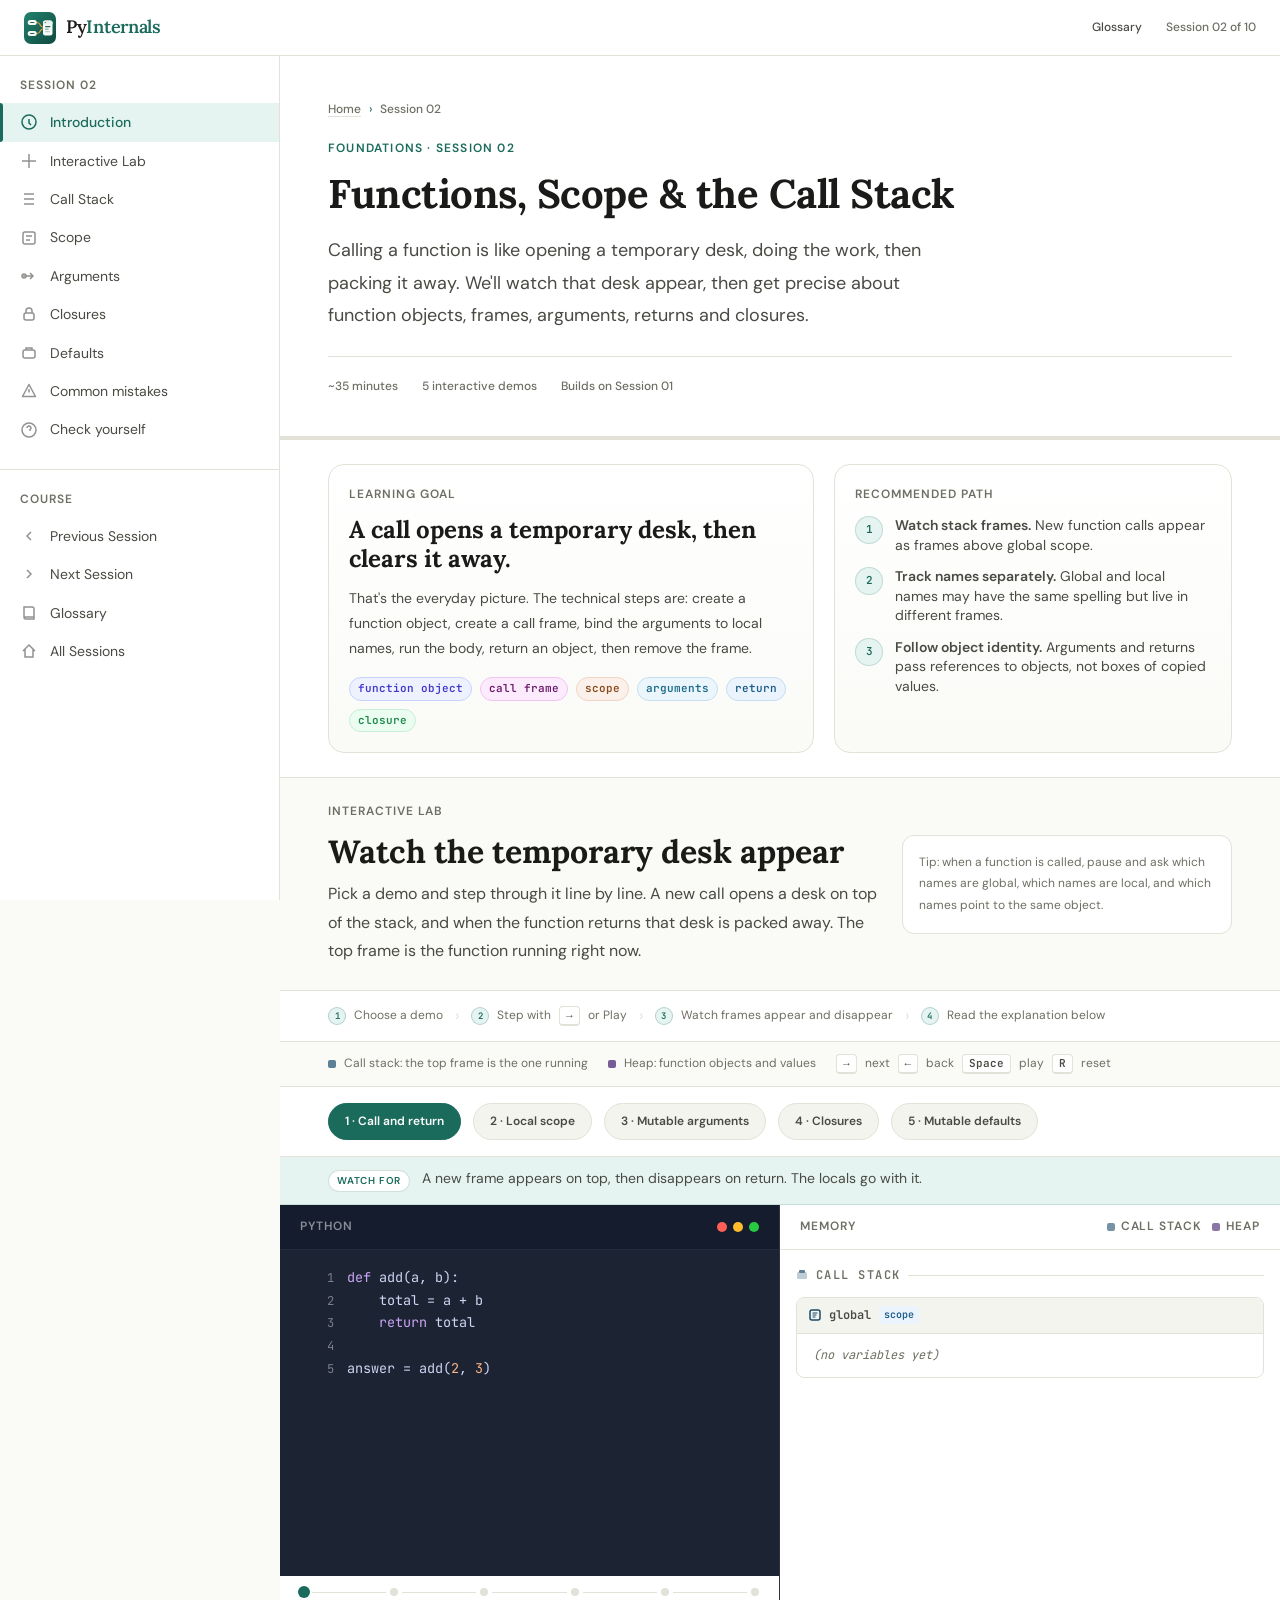
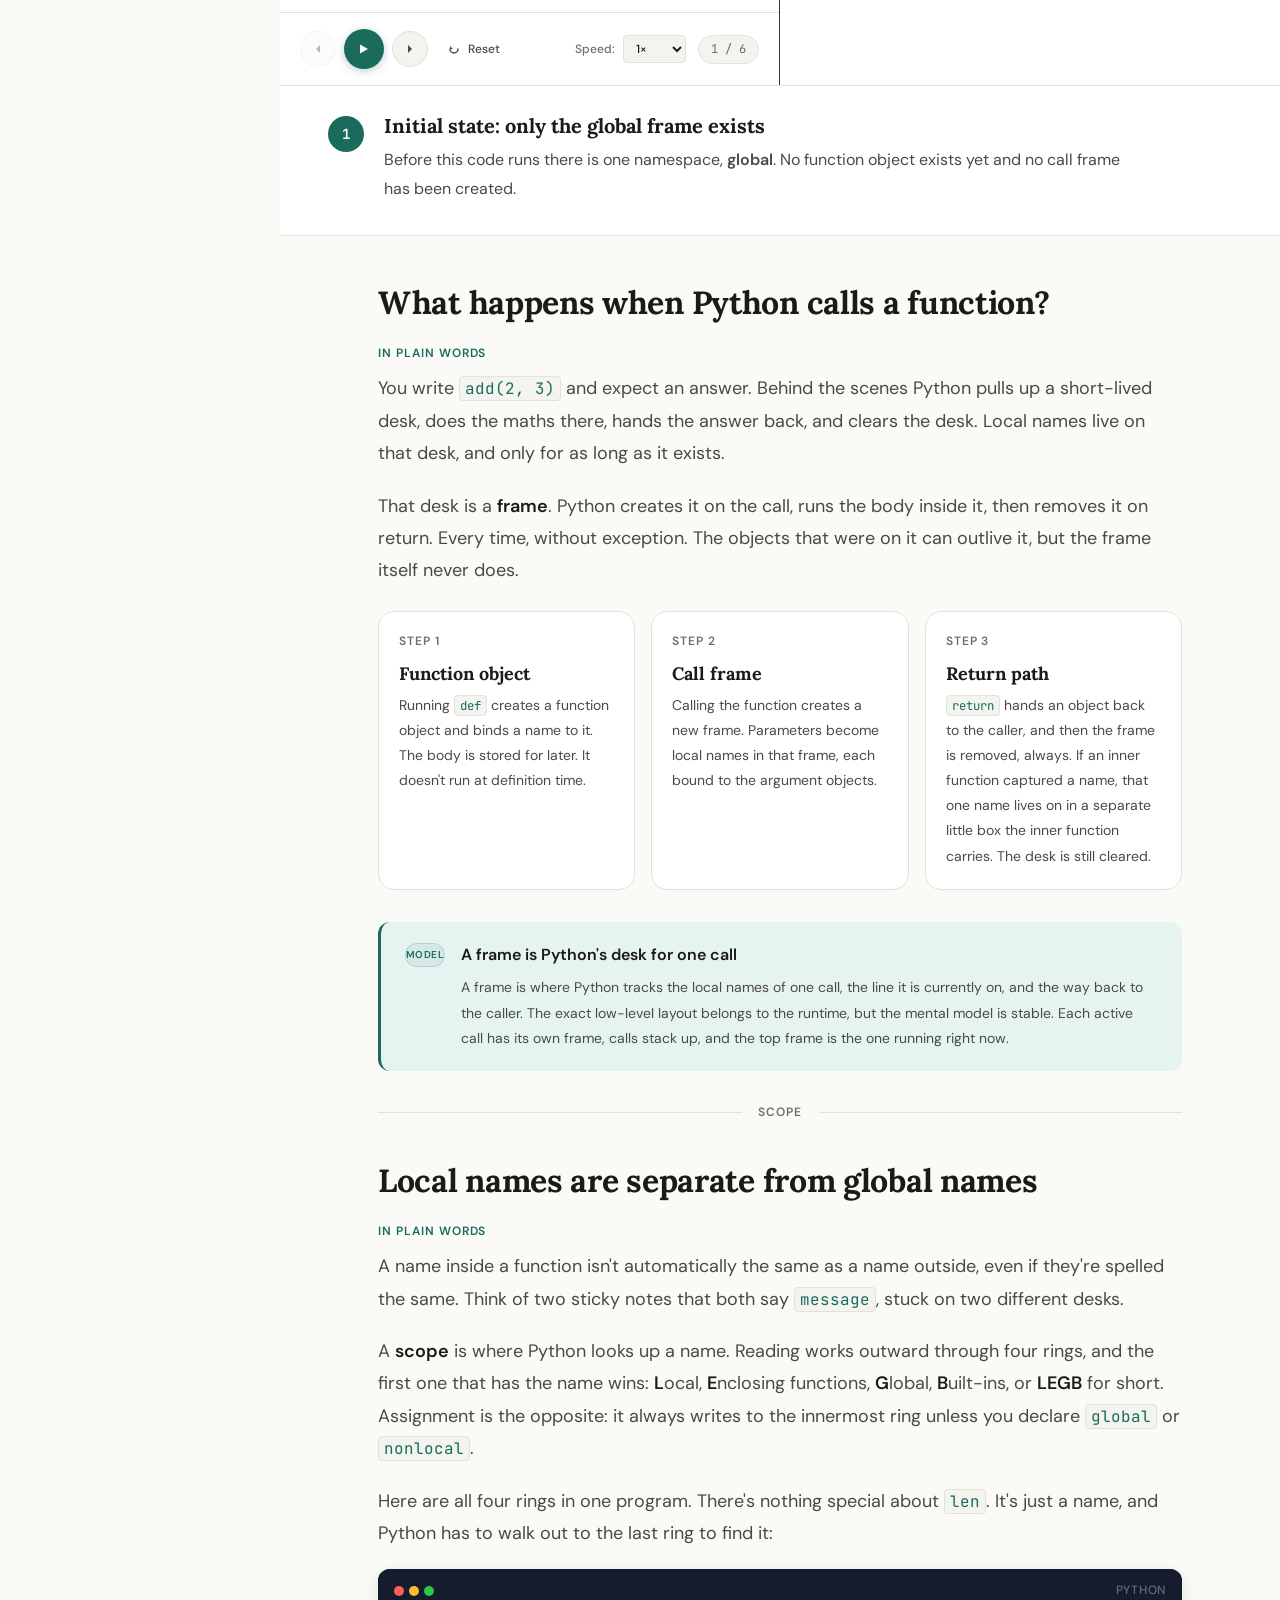
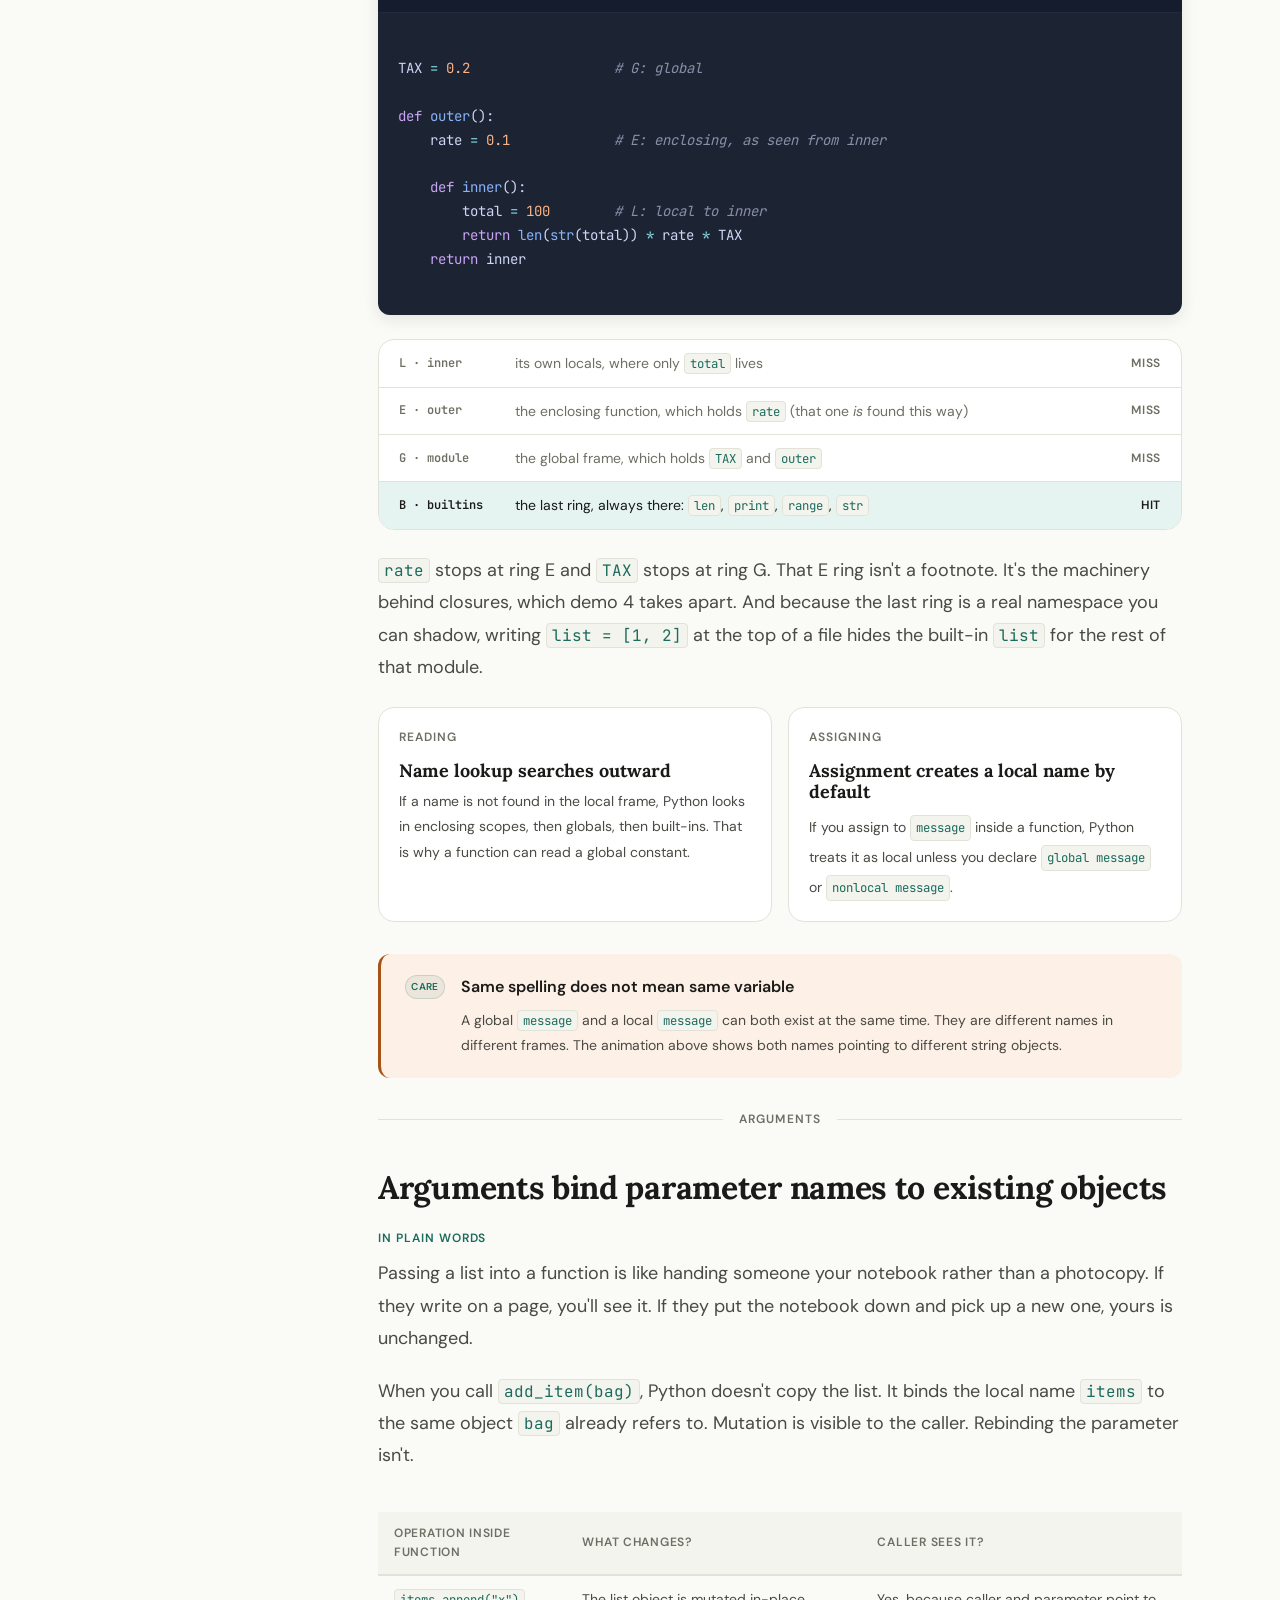
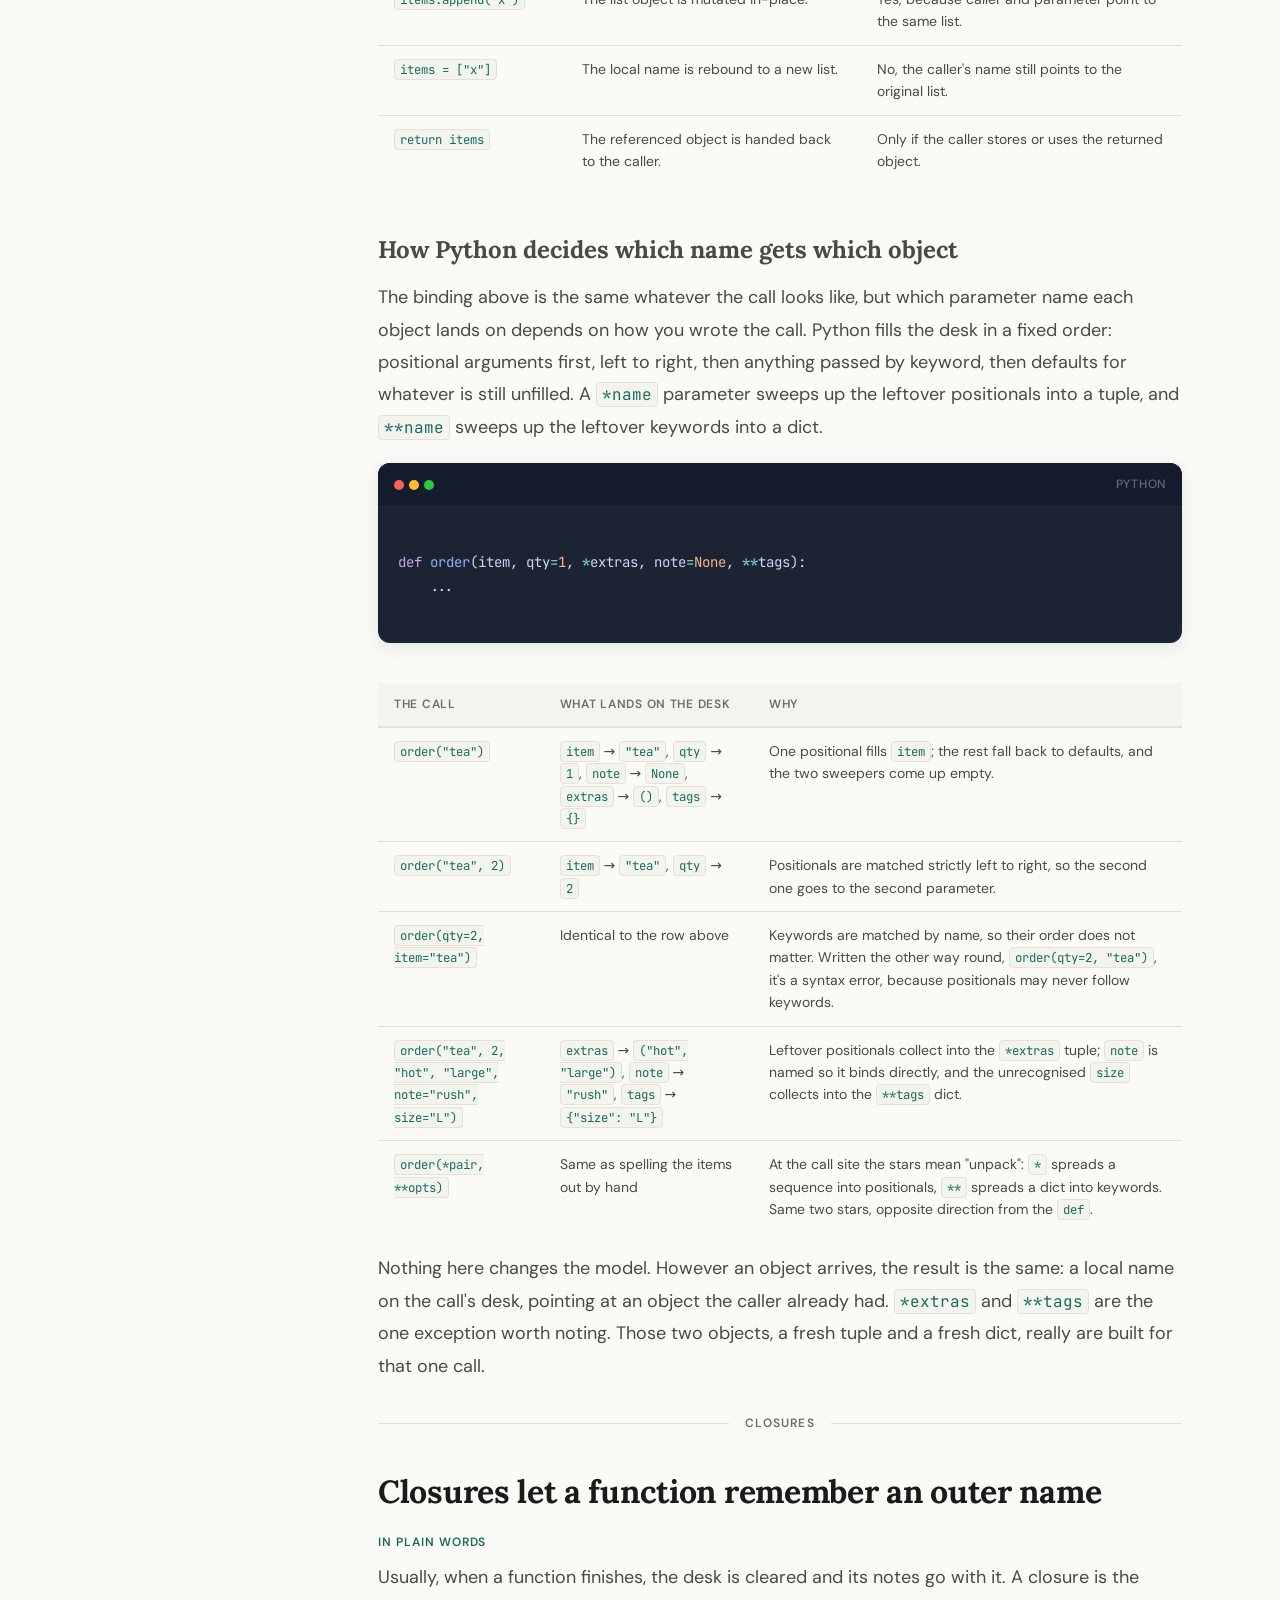
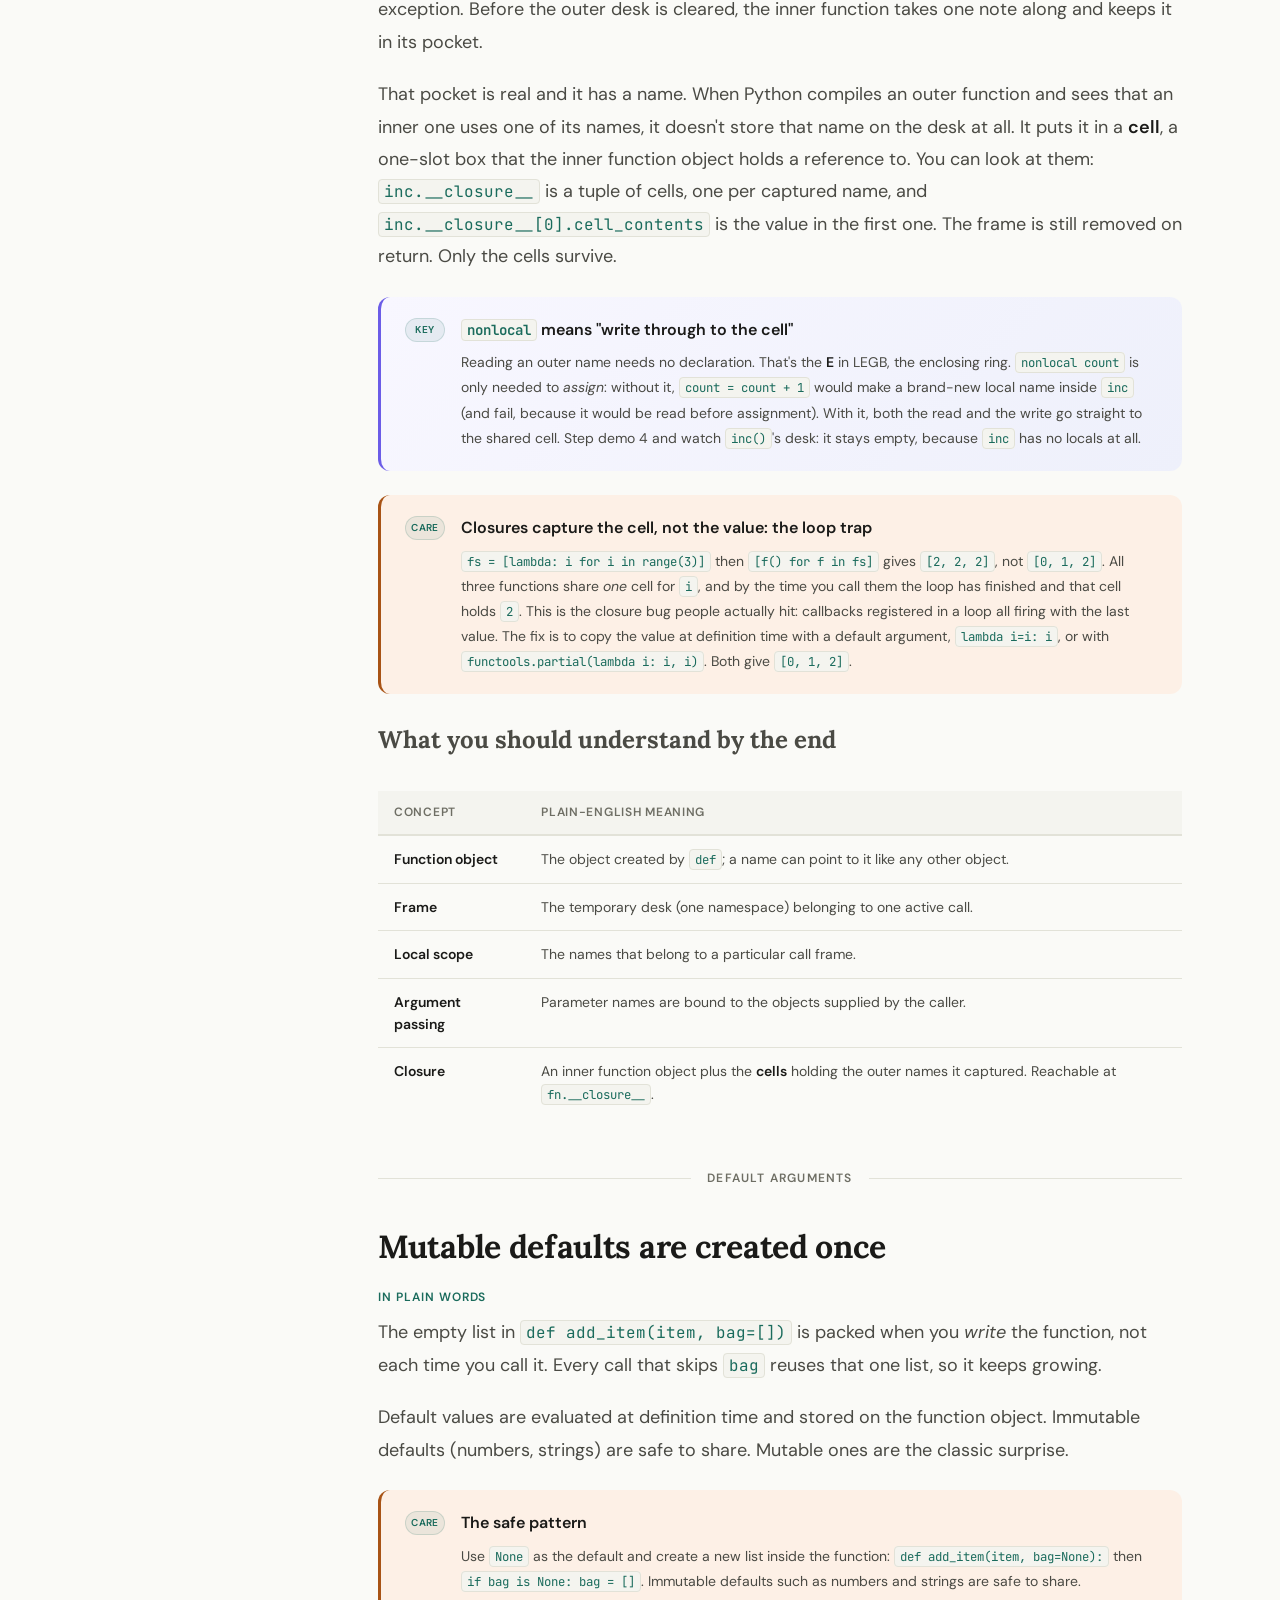
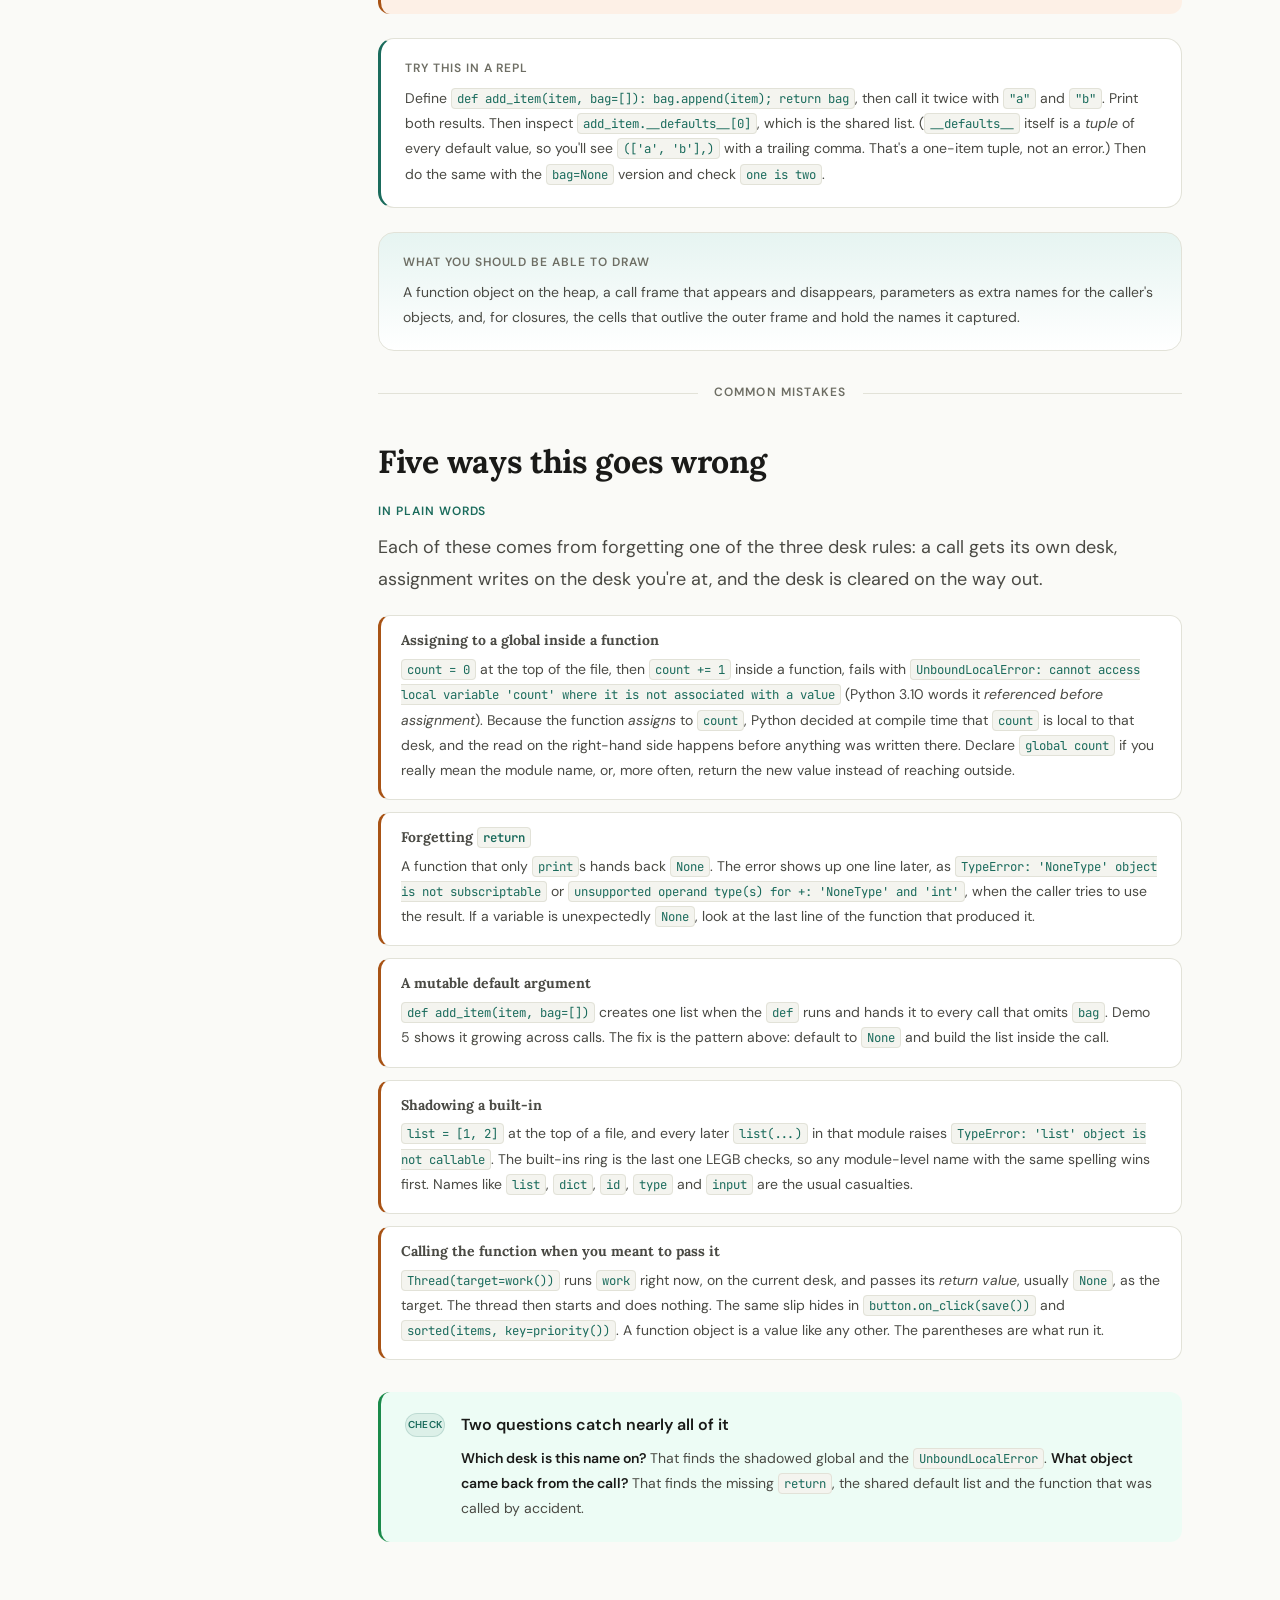
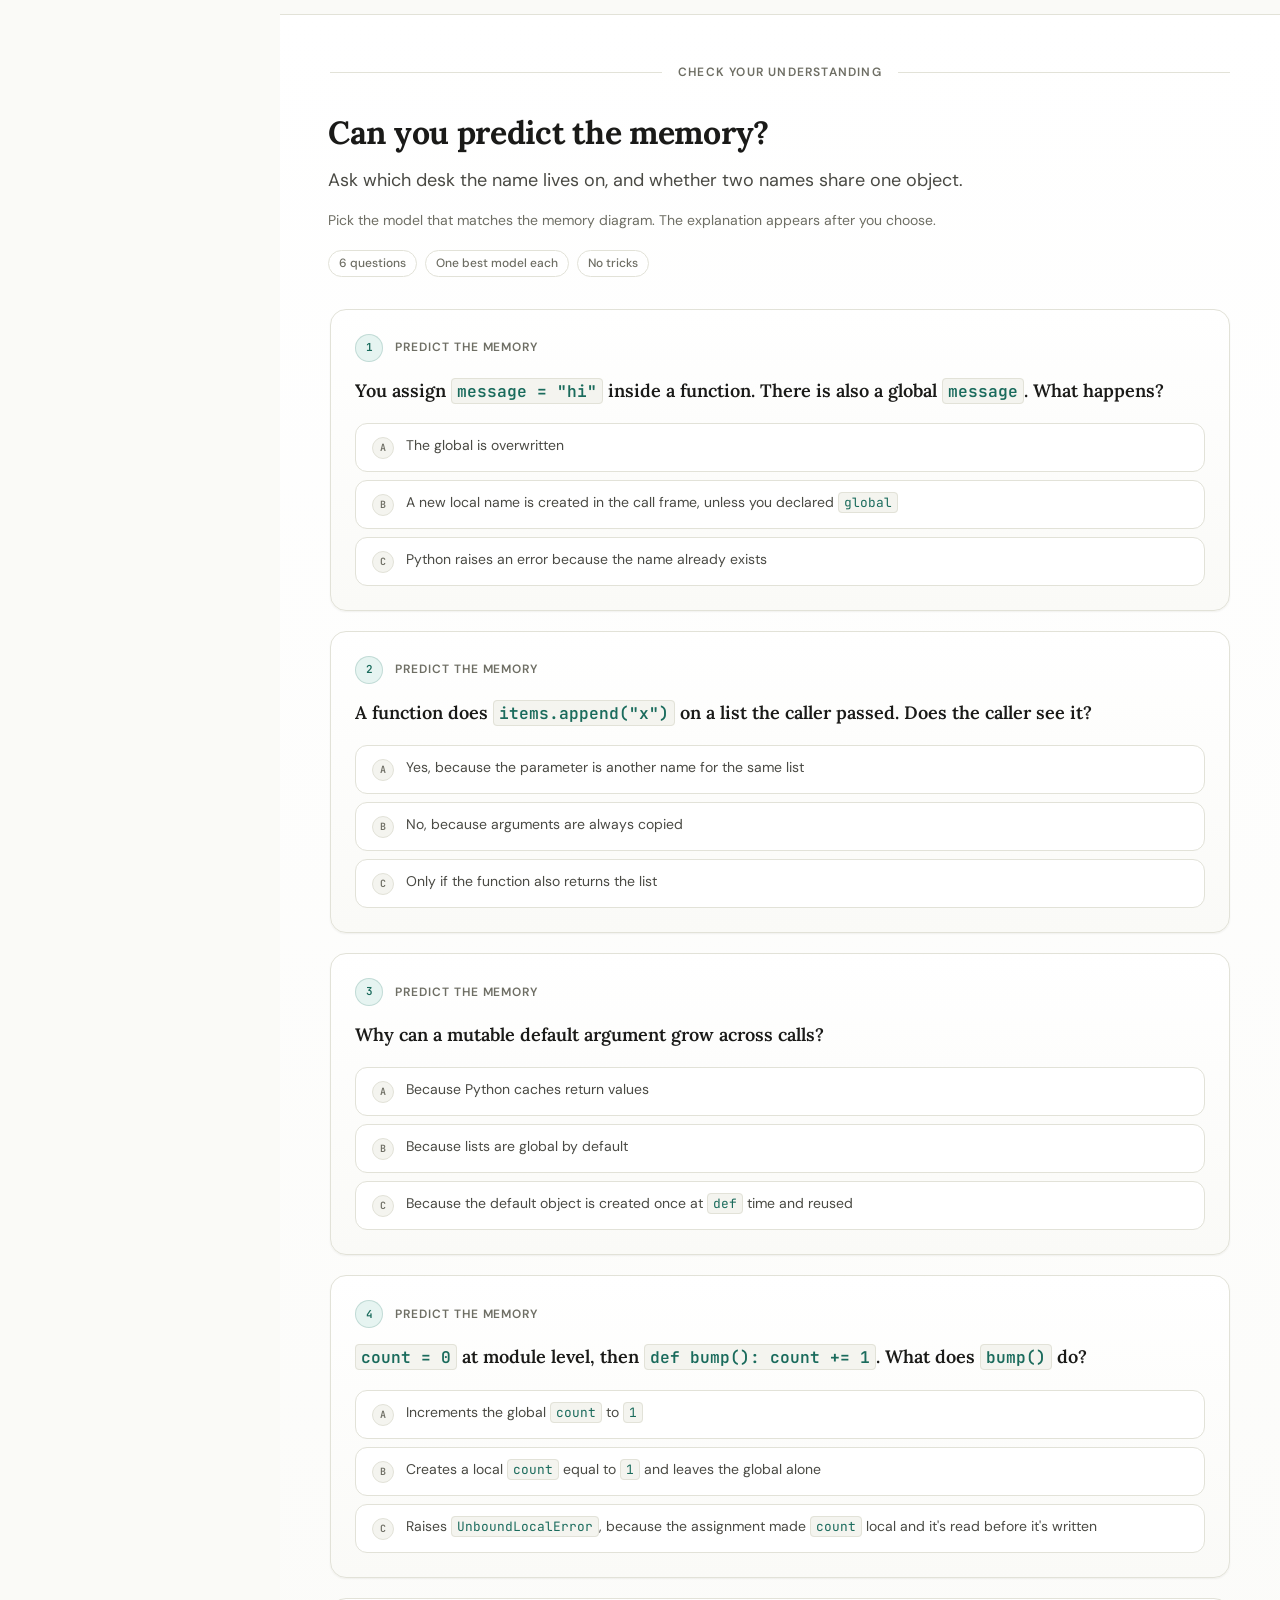
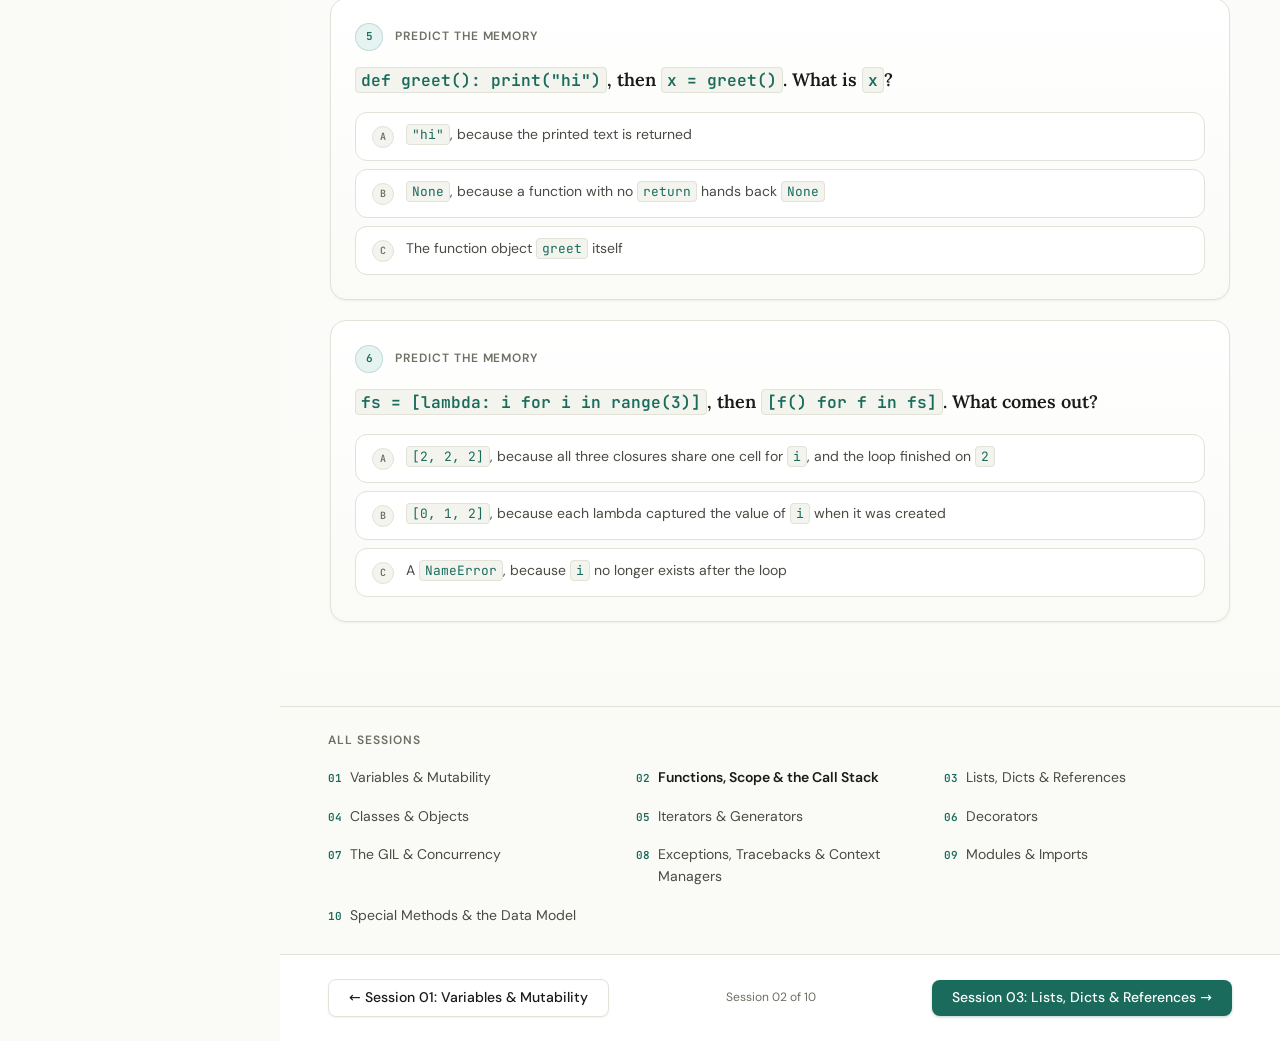
<file: sessions/02-functions/index.html>
<!DOCTYPE html>
<html lang="en">
<head>
  <meta charset="UTF-8" />
  <meta name="viewport" content="width=device-width, initial-scale=1.0" />
  <title>Python Functions, Scope and the Call Stack | Py Internals</title>
  <meta name="description" content="Watch a call frame appear and disappear. Local scope, LEGB lookup, arguments passed by reference, closures with real cells and the mutable default trap." />
  <meta name="theme-color" content="#1A6B5C" />

  <link rel="icon" type="image/svg+xml" href="../../assets/images/logo.svg" />
  <link rel="icon" type="image/png" sizes="512x512" href="../../assets/images/icon-512.png" />
  <link rel="apple-touch-icon" href="../../assets/images/apple-touch-icon.png" />

  <link rel="stylesheet" href="../../assets/css/base.css" />
  <link rel="stylesheet" href="../../assets/css/layout.css" />
  <link rel="stylesheet" href="../../assets/css/components.css" />
  <link rel="stylesheet" href="../../assets/css/memory-viz.css" />
  <link rel="stylesheet" href="../../assets/css/animations.css" />
  <link rel="stylesheet" href="../../assets/css/session.css" />
  <!-- seo:head -->
  <link rel="canonical" href="https://inboxpraveen.github.io/Py-Internals/sessions/02-functions/" />
  <meta name="robots" content="index, follow, max-image-preview:large" />
  <meta name="author" content="Praveen Kumar" />
  <meta property="og:type" content="article" />
  <meta property="og:site_name" content="Py Internals" />
  <meta property="og:locale" content="en_GB" />
  <meta property="og:url" content="https://inboxpraveen.github.io/Py-Internals/sessions/02-functions/" />
  <meta property="og:title" content="Python Functions, Scope and the Call Stack" />
  <meta property="og:description" content="Watch a call frame appear and disappear. Local scope, LEGB lookup, arguments passed by reference, closures with real cells and the mutable default trap." />
  <meta property="og:image" content="https://inboxpraveen.github.io/Py-Internals/assets/images/og/02-functions.png" />
  <meta property="og:image:width" content="1200" />
  <meta property="og:image:height" content="630" />
  <meta property="og:image:alt" content="Python Functions, Scope and the Call Stack on Py Internals" />
  <meta property="article:published_time" content="2026-05-05" />
  <meta property="article:modified_time" content="2026-11-14" />
  <meta property="article:section" content="Foundations" />
  <meta property="article:author" content="https://github.com/inboxpraveen" />
  <meta name="twitter:card" content="summary_large_image" />
  <meta name="twitter:title" content="Python Functions, Scope and the Call Stack" />
  <meta name="twitter:description" content="Watch a call frame appear and disappear. Local scope, LEGB lookup, arguments passed by reference, closures with real cells and the mutable default trap." />
  <meta name="twitter:image" content="https://inboxpraveen.github.io/Py-Internals/assets/images/og/02-functions.png" />
  <link rel="alternate" type="application/atom+xml" title="Py Internals sessions" href="https://inboxpraveen.github.io/Py-Internals/feed.xml" />
  <link rel="manifest" href="https://inboxpraveen.github.io/Py-Internals/manifest.webmanifest" />
  <script type="application/ld+json">
{
  "@context": "https://schema.org",
  "@graph": [
    {
      "@type": [
        "Article",
        "LearningResource"
      ],
      "@id": "https://inboxpraveen.github.io/Py-Internals/sessions/02-functions/#lesson",
      "mainEntityOfPage": "https://inboxpraveen.github.io/Py-Internals/sessions/02-functions/",
      "headline": "Session 02: Functions, Scope & the Call Stack",
      "name": "Session 02: Functions, Scope & the Call Stack",
      "description": "Watch a call frame appear and disappear. Local scope, LEGB lookup, arguments passed by reference, closures with real cells and the mutable default trap.",
      "image": "https://inboxpraveen.github.io/Py-Internals/assets/images/og/02-functions.png",
      "author": {
        "@type": "Person",
        "name": "Praveen Kumar",
        "url": "https://github.com/inboxpraveen"
      },
      "publisher": {
        "@type": "Organization",
        "name": "Py Internals",
        "url": "https://inboxpraveen.github.io/Py-Internals/",
        "logo": {
          "@type": "ImageObject",
          "url": "https://inboxpraveen.github.io/Py-Internals/assets/images/icon-512.png",
          "width": 512,
          "height": 512
        },
        "sameAs": [
          "https://github.com/inboxpraveen/Py-Internals"
        ]
      },
      "datePublished": "2026-05-05",
      "dateModified": "2026-11-14",
      "inLanguage": "en",
      "isAccessibleForFree": true,
      "license": "https://creativecommons.org/licenses/by-sa/4.0/",
      "isPartOf": {
        "@type": "Course",
        "@id": "https://inboxpraveen.github.io/Py-Internals/#course",
        "name": "Py Internals",
        "url": "https://inboxpraveen.github.io/Py-Internals/"
      },
      "position": 2,
      "learningResourceType": "Interactive lesson",
      "educationalLevel": "Beginner",
      "timeRequired": "PT35M",
      "teaches": [
        "function objects",
        "call frames and the call stack",
        "local and global scope",
        "LEGB name lookup",
        "argument passing by object reference",
        "closures and cells",
        "mutable default arguments"
      ],
      "about": [
        "Python (programming language)"
      ],
      "keywords": "function objects, call frames and the call stack, local and global scope, LEGB name lookup, argument passing by object reference, closures and cells, mutable default arguments"
    },
    {
      "@type": "BreadcrumbList",
      "itemListElement": [
        {
          "@type": "ListItem",
          "position": 1,
          "name": "Home",
          "item": "https://inboxpraveen.github.io/Py-Internals/"
        },
        {
          "@type": "ListItem",
          "position": 2,
          "name": "Session 02: Functions, Scope & the Call Stack",
          "item": "https://inboxpraveen.github.io/Py-Internals/sessions/02-functions/"
        }
      ]
    }
  ]
}
  </script>
  <!-- /seo:head -->
</head>
<body>

<a class="skip-link" href="#demo-basic">Skip to the interactive lab</a>

<header class="topbar">
  <div class="topbar__logo">
    <button class="menu-toggle" aria-label="Open session menu">
      <svg aria-hidden="true" width="18" height="18" viewBox="0 0 18 18" fill="none">
        <path d="M2 4h14M2 9h14M2 14h14" stroke="currentColor" stroke-width="1.5" stroke-linecap="round"/>
      </svg>
    </button>
    <a href="../../index.html" class="topbar__home" aria-label="Py Internals home">
      <img class="topbar__logo-mark" src="../../assets/images/logo.svg" alt="" width="32" height="32">
      <span class="topbar__brand">Py<span>Internals</span></span>
    </a>
  </div>
  <div class="topbar__actions">
    <a href="../../glossary.html" class="btn btn--ghost btn--sm">Glossary</a>
    <span class="session-count" data-role="session-count">Session 02 of 10</span>
  </div>
</header>

<div class="sidebar-overlay"></div>

<div class="app-shell" style="grid-template-rows:unset">
  <aside class="sidebar" aria-label="Session sections">
    <div class="sidebar__section">
      <div class="sidebar__label">Session 02</div>
      <a href="#intro" class="sidebar__item active">
        <svg aria-hidden="true" class="sidebar__item-icon" viewBox="0 0 18 18" fill="none" stroke="currentColor" stroke-width="1.5">
          <circle cx="9" cy="9" r="7"/><path d="M9 6v4l2 2"/>
        </svg>
        Introduction
      </a>
      <a href="#demo-basic" class="sidebar__item">
        <svg aria-hidden="true" class="sidebar__item-icon" viewBox="0 0 18 18" fill="none" stroke="currentColor" stroke-width="1.5">
          <path d="M2 9h14M9 2v14"/>
        </svg>
        Interactive Lab
      </a>
      <a href="#call-stack" class="sidebar__item">
        <svg aria-hidden="true" class="sidebar__item-icon" viewBox="0 0 18 18" fill="none" stroke="currentColor" stroke-width="1.5">
          <path d="M4 4h10M4 9h10M4 14h10"/>
        </svg>
        Call Stack
      </a>
      <a href="#scope" class="sidebar__item">
        <svg aria-hidden="true" class="sidebar__item-icon" viewBox="0 0 18 18" fill="none" stroke="currentColor" stroke-width="1.5">
          <rect x="3" y="3" width="12" height="12" rx="2"/><path d="M6 7h6M6 11h4"/>
        </svg>
        Scope
      </a>
      <a href="#arguments" class="sidebar__item">
        <svg aria-hidden="true" class="sidebar__item-icon" viewBox="0 0 18 18" fill="none" stroke="currentColor" stroke-width="1.5">
          <path d="M3 9h10M10 6l3 3-3 3"/><circle cx="4" cy="9" r="2"/>
        </svg>
        Arguments
      </a>
      <a href="#closures" class="sidebar__item">
        <svg aria-hidden="true" class="sidebar__item-icon" viewBox="0 0 18 18" fill="none" stroke="currentColor" stroke-width="1.5">
          <path d="M6 8V6a3 3 0 016 0v2"/><rect x="4" y="8" width="10" height="7" rx="2"/>
        </svg>
        Closures
      </a>
      <a href="#defaults" class="sidebar__item">
        <svg aria-hidden="true" class="sidebar__item-icon" viewBox="0 0 18 18" fill="none" stroke="currentColor" stroke-width="1.5">
          <rect x="3" y="6" width="12" height="8" rx="2"/><path d="M6 6V4h6v2"/>
        </svg>
        Defaults
      </a>
      <a href="#mistakes" class="sidebar__item">
        <svg aria-hidden="true" class="sidebar__item-icon" viewBox="0 0 18 18" fill="none" stroke="currentColor" stroke-width="1.5">
          <path d="M9 2.5l6.5 12h-13z" stroke-linejoin="round"/><path d="M9 7v3.5M9 12.5h.01"/>
        </svg>
        Common mistakes
      </a>
      <a href="#quiz" class="sidebar__item">
        <svg aria-hidden="true" class="sidebar__item-icon" viewBox="0 0 18 18" fill="none" stroke="currentColor" stroke-width="1.5">
          <circle cx="9" cy="9" r="7"/><path d="M7 7a2 2 0 113 1.7V10"/><path d="M9 13h.01"/>
        </svg>
        Check yourself
      </a>
    </div>
    <div class="sidebar__section">
      <div class="sidebar__label">Course</div>
      <a href="../01-variables/" class="sidebar__item">
        <svg aria-hidden="true" class="sidebar__item-icon" viewBox="0 0 18 18" fill="none" stroke="currentColor" stroke-width="1.5">
          <path d="M11 5l-4 4 4 4"/>
        </svg>
        Previous Session
      </a>
      <a href="../03-lists-dicts/" class="sidebar__item">
        <svg aria-hidden="true" class="sidebar__item-icon" viewBox="0 0 18 18" fill="none" stroke="currentColor" stroke-width="1.5">
          <path d="M7 5l4 4-4 4"/>
        </svg>
        Next Session
      </a>
      <a href="../../glossary.html" class="sidebar__item">
        <svg aria-hidden="true" class="sidebar__item-icon" viewBox="0 0 18 18" fill="none" stroke="currentColor" stroke-width="1.5">
          <path d="M4 3h8a2 2 0 012 2v10H6a2 2 0 01-2-2z"/><path d="M4 13h10"/>
        </svg>
        Glossary
      </a>
      <a href="../../index.html" class="sidebar__item">
        <svg aria-hidden="true" class="sidebar__item-icon" viewBox="0 0 18 18" fill="none" stroke="currentColor" stroke-width="1.5">
          <path d="M3 9L9 3l6 6M5 7v8h8V7"/>
        </svg>
        All Sessions
      </a>
    </div>
  </aside>

  <main class="main-content">
    <div class="session-hero" id="intro">
      <div class="session-hero__breadcrumb">
        <a href="../../index.html">Home</a>
        <span>›</span>
        Session 02
      </div>
      <div class="session-hero__eyebrow">Foundations · Session 02</div>
      <h1 class="session-hero__title">Functions, Scope &amp; the Call Stack</h1>
      <p class="session-hero__subtitle">
        Calling a function is like opening a temporary desk, doing the work, then packing it away. We'll watch that desk appear, then get precise about function objects, frames, arguments, returns and closures.
      </p>
      <div class="session-meta">
        <div class="session-meta__item">~35 minutes</div>
        <div class="session-meta__item">5 interactive demos</div>
        <div class="session-meta__item">Builds on Session 01</div>
      </div>
    </div>

    <div class="progress-bar"><div class="progress-bar__fill" id="readProgress" style="width:0%"></div></div>

    <section class="learning-overview" aria-labelledby="learning-overview-title">
      <div class="learning-card">
        <div class="learning-card__label">Learning goal</div>
        <h2 class="learning-card__title" id="learning-overview-title">
          A call opens a temporary desk, then clears it away.
        </h2>
        <p class="learning-card__body">
          That's the everyday picture. The technical steps are: create a function object, create a call frame, bind the arguments to local names, run the body, return an object, then remove the frame.
        </p>
        <div class="concept-chip-row">
          <span class="type-chip type-chip--function">function object</span>
          <span class="type-chip type-chip--dict">call frame</span>
          <span class="type-chip type-chip--str">scope</span>
          <span class="type-chip type-chip--list">arguments</span>
          <span class="type-chip type-chip--int">return</span>
          <span class="type-chip type-chip--bool">closure</span>
        </div>
      </div>

      <div class="learning-card">
        <div class="learning-card__label">Recommended path</div>
        <div class="learning-path">
          <div class="learning-path__step">
            <span class="learning-path__num">1</span>
            <span><strong>Watch stack frames.</strong> New function calls appear as frames above global scope.</span>
          </div>
          <div class="learning-path__step">
            <span class="learning-path__num">2</span>
            <span><strong>Track names separately.</strong> Global and local names may have the same spelling but live in different frames.</span>
          </div>
          <div class="learning-path__step">
            <span class="learning-path__num">3</span>
            <span><strong>Follow object identity.</strong> Arguments and returns pass references to objects, not boxes of copied values.</span>
          </div>
        </div>
      </div>
    </section>

    <div id="demo-basic">
      <section class="stage-intro" aria-labelledby="stage-title">
        <div>
          <div class="stage-intro__label">Interactive lab</div>
          <h2 id="stage-title">Watch the temporary desk appear</h2>
          <p>
            Pick a demo and step through it line by line. A new call opens a desk on top of the stack, and when the function returns that desk is packed away. The top frame is the function running right now.
          </p>
        </div>
        <div class="stage-intro__hint">
          Tip: when a function is called, pause and ask which names are global, which names are local,
          and which names point to the same object.
        </div>
      </section>

      <div class="demo-guide">
        <div class="demo-guide__step"><span class="demo-guide__badge">1</span> Choose a demo</div>
        <span class="demo-guide__arrow">›</span>
        <div class="demo-guide__step"><span class="demo-guide__badge">2</span> Step with <kbd>→</kbd> or Play</div>
        <span class="demo-guide__arrow">›</span>
        <div class="demo-guide__step"><span class="demo-guide__badge">3</span> Watch frames appear and disappear</div>
        <span class="demo-guide__arrow">›</span>
        <div class="demo-guide__step"><span class="demo-guide__badge">4</span> Read the explanation below</div>
      </div>

      <div class="mem-legend" aria-label="How to read the memory diagram">
        <div class="mem-legend__item"><span class="mem-legend__swatch mem-legend__swatch--stack"></span> Call stack: the top frame is the one running</div>
        <div class="mem-legend__item"><span class="mem-legend__swatch mem-legend__swatch--heap"></span> Heap: function objects and values</div>
        <div class="mem-legend__item"><kbd>→</kbd> next <kbd>←</kbd> back <kbd>Space</kbd> play <kbd>R</kbd> reset</div>
      </div>

      <div class="demo-selector">
        <button class="demo-pill active" data-demo="call">1 · Call and return</button>
        <button class="demo-pill" data-demo="scope">2 · Local scope</button>
        <button class="demo-pill" data-demo="mutableArgs">3 · Mutable arguments</button>
        <button class="demo-pill" data-demo="closure">4 · Closures</button>
        <button class="demo-pill" data-demo="defaultArgs">5 · Mutable defaults</button>
      </div>

      <div class="demo-watch" id="demoWatch"></div>

      <div class="stage" id="stage">
        <div class="stage__code-panel">
          <div class="panel-header panel-header--dark">
            <span>python</span>
            <div style="display:flex;align-items:center;gap:6px" aria-hidden="true">
              <div class="code-block__dot"></div>
              <div class="code-block__dot"></div>
              <div class="code-block__dot"></div>
            </div>
          </div>
          <div class="code-panel-body" id="codePanel"></div>
          <div class="step-track" data-role="step-track" id="stepTrack" role="group" aria-label="Jump to a step"></div>
          <div class="playback-controls" id="controls">
            <div class="playback-controls__left">
              <button class="step-btn" data-action="prev" title="Previous step" aria-label="Previous step" disabled>
                <svg aria-hidden="true" width="12" height="12" viewBox="0 0 12 12" fill="currentColor"><path d="M8 2L4 6l4 4"/></svg>
              </button>
              <button class="play-btn" data-action="play" title="Play / Pause" aria-label="Play the walkthrough">
                <svg aria-hidden="true" width="14" height="14" viewBox="0 0 14 14" fill="currentColor"><path d="M3 2.5l8 4.5-8 4.5z"/></svg>
              </button>
              <button class="step-btn" data-action="next" title="Next step" aria-label="Next step">
                <svg aria-hidden="true" width="12" height="12" viewBox="0 0 12 12" fill="currentColor"><path d="M4 2l4 4-4 4"/></svg>
              </button>
              <button class="btn btn--ghost btn--sm" data-action="reset" title="Reset" aria-label="Reset to the first step">
                <svg aria-hidden="true" width="12" height="12" viewBox="0 0 12 12" fill="none" stroke="currentColor" stroke-width="1.5">
                  <path d="M10 6A4 4 0 112 6" stroke-linecap="round"/>
                  <path d="M2 3v3h3" fill="currentColor" stroke="none"/>
                </svg>
                Reset
              </button>
            </div>
            <div class="playback-controls__right">
              <div class="speed-control">
                <label for="speedSelect">Speed:</label>
                <select class="speed-select" id="speedSelect" data-action="speed">
                  <option value="1700">0.5×</option>
                  <option value="900" selected>1×</option>
                  <option value="600">1.5×</option>
                  <option value="400">2×</option>
                </select>
              </div>
              <span class="step-counter" data-role="step-counter">1 / 1</span>
            </div>
          </div>
        </div>

        <div class="stage__memory-panel">
          <div class="panel-header">
            <span style="color:var(--clr-text-3)">Memory</span>
            <div style="display:flex;align-items:center;gap:6px;font-size:var(--fs-xs);color:var(--clr-text-3)">
              <span style="display:inline-block;width:8px;height:8px;background:var(--clr-mem-stack);border-radius:2px;opacity:.6"></span>
              call stack
              <span style="display:inline-block;width:8px;height:8px;background:var(--clr-mem-heap);border-radius:2px;opacity:.6;margin-left:4px"></span>
              heap
            </div>
          </div>
          <div class="mem-panel-body" id="memPanel"></div>
        </div>
        <div class="explanation-strip" aria-live="polite">
          <div class="explanation-strip__step-num" id="stepNum">1</div>
          <div class="explanation-strip__content">
            <h3 id="stepTitle" class="explanation-text">Initial state: only the global frame exists</h3>
            <p id="stepDesc" class="explanation-text">
              Before any code runs there is one namespace, global. Press Play or use Next to step through the call.
            </p>
          </div>
        </div>
      </div>
    </div>

    <article class="narrative" id="narrative">
      <h2 id="call-stack">What happens when Python calls a function?</h2>
      <p class="in-plain">
        <span class="in-plain__label">In plain words</span>
        You write <code>add(2, 3)</code> and expect an answer. Behind the scenes Python pulls up a short-lived desk, does the maths there, hands the answer back, and clears the desk. Local names live on that desk, and only for as long as it exists.
      </p>
      <p class="narrative-lede then-precise">
        That desk is a <strong>frame</strong>. Python creates it on the call, runs the body inside it, then removes it on return. Every time, without exception. The objects that were on it can outlive it, but the frame itself never does.
      </p>

      <div class="flow-grid">
        <div class="flow-card">
          <div class="section-label">Step 1</div>
          <h3>Function object</h3>
          <p>
            Running <code>def</code> creates a function object and binds a name to it. The body is stored for later. It doesn't run at definition time.
          </p>
        </div>
        <div class="flow-card">
          <div class="section-label">Step 2</div>
          <h3>Call frame</h3>
          <p>
            Calling the function creates a new frame. Parameters become local names in that frame,
            each bound to the argument objects.
          </p>
        </div>
        <div class="flow-card">
          <div class="section-label">Step 3</div>
          <h3>Return path</h3>
          <p>
            <code>return</code> hands an object back to the caller, and then the frame is removed, always. If an inner function captured a name, that one name lives on in a separate little box the inner function carries. The desk is still cleared.
          </p>
        </div>
      </div>

      <div class="callout callout--info">
        <div class="callout__icon">Model</div>
        <div>
          <div class="callout__title">A frame is Python's desk for one call</div>
          <div class="callout__body">
            A frame is where Python tracks the local names of one call, the line it is currently on,
            and the way back to the caller. The exact low-level layout belongs to the runtime, but the mental model is stable. Each active call has its own frame, calls stack up, and the top frame is the one running right now.
          </div>
        </div>
      </div>

      <div id="scope">
        <div class="section-divider"><div class="section-divider__label">Scope</div></div>
        <h2>Local names are separate from global names</h2>
        <p class="in-plain">
          <span class="in-plain__label">In plain words</span>
          A name inside a function isn't automatically the same as a name outside, even if they're spelled the same. Think of two sticky notes that both say <code>message</code>, stuck on two different desks.
        </p>
        <p class="then-precise">
          A <strong>scope</strong> is where Python looks up a name. Reading works outward
          through four rings, and the first one that has the name wins:
          <strong>L</strong>ocal, <strong>E</strong>nclosing functions, <strong>G</strong>lobal,
          <strong>B</strong>uilt-ins, or <strong>LEGB</strong> for short. Assignment is the opposite: it always
          writes to the innermost ring unless you declare <code>global</code> or <code>nonlocal</code>.
        </p>

        <p>
          Here are all four rings in one program. There's nothing special about <code>len</code>. It's just a name, and Python has to walk out to the last ring to find it:
        </p>

        <div class="code-block">
          <div class="code-block__header">
            <div class="code-block__dots">
              <div class="code-block__dot"></div>
              <div class="code-block__dot"></div>
              <div class="code-block__dot"></div>
            </div>
            <span class="code-block__lang">python</span>
          </div>
          <div class="code-block__body">
<span class="tok-var">TAX</span> <span class="tok-op">=</span> <span class="tok-num">0.2</span>                  <span class="tok-cmt"># G: global</span>

<span class="tok-kw">def</span> <span class="tok-fn">outer</span>():
    <span class="tok-var">rate</span> <span class="tok-op">=</span> <span class="tok-num">0.1</span>             <span class="tok-cmt"># E: enclosing, as seen from inner</span>

    <span class="tok-kw">def</span> <span class="tok-fn">inner</span>():
        <span class="tok-var">total</span> <span class="tok-op">=</span> <span class="tok-num">100</span>        <span class="tok-cmt"># L: local to inner</span>
        <span class="tok-kw">return</span> <span class="tok-fn">len</span>(<span class="tok-fn">str</span>(<span class="tok-var">total</span>)) <span class="tok-op">*</span> <span class="tok-var">rate</span> <span class="tok-op">*</span> <span class="tok-var">TAX</span>
    <span class="tok-kw">return</span> <span class="tok-var">inner</span>
          </div>
        </div>

        <div class="lookup-path" aria-label="How Python resolves the name len inside inner">
          <div class="lookup-path__step is-miss">
            <span class="lookup-path__where">L · inner</span>
            <span>its own locals, where only <code>total</code> lives</span>
            <span class="lookup-path__result">miss</span>
          </div>
          <div class="lookup-path__step is-miss">
            <span class="lookup-path__where">E · outer</span>
            <span>the enclosing function, which holds <code>rate</code> (that one <em>is</em> found this way)</span>
            <span class="lookup-path__result">miss</span>
          </div>
          <div class="lookup-path__step is-miss">
            <span class="lookup-path__where">G · module</span>
            <span>the global frame, which holds <code>TAX</code> and <code>outer</code></span>
            <span class="lookup-path__result">miss</span>
          </div>
          <div class="lookup-path__step is-hit">
            <span class="lookup-path__where">B · builtins</span>
            <span>the last ring, always there: <code>len</code>, <code>print</code>, <code>range</code>, <code>str</code></span>
            <span class="lookup-path__result">hit</span>
          </div>
        </div>

        <p>
          <code>rate</code> stops at ring E and <code>TAX</code> stops at ring G. That E ring isn't a footnote. It's the machinery behind closures, which demo 4 takes apart. And because the last ring is a real namespace you can shadow, writing <code>list = [1, 2]</code> at the top of a file hides the built-in <code>list</code> for the rest of that module.
        </p>

        <div class="rule-grid">
          <div class="rule-card">
            <div class="rule-card__label">Reading</div>
            <h3>Name lookup searches outward</h3>
            <p>
              If a name is not found in the local frame, Python looks in enclosing scopes, then globals,
              then built-ins. That is why a function can read a global constant.
            </p>
          </div>
          <div class="rule-card">
            <div class="rule-card__label">Assigning</div>
            <h3>Assignment creates a local name by default</h3>
            <p>
              If you assign to <code>message</code> inside a function, Python treats it as local unless
              you declare <code>global message</code> or <code>nonlocal message</code>.
            </p>
          </div>
        </div>

        <div class="callout callout--warn">
          <div class="callout__icon">Care</div>
          <div>
            <div class="callout__title">Same spelling does not mean same variable</div>
            <div class="callout__body">
              A global <code>message</code> and a local <code>message</code> can both exist at the same time.
              They are different names in different frames. The animation above shows both names pointing
              to different string objects.
            </div>
          </div>
        </div>
      </div>

      <div id="arguments">
        <div class="section-divider"><div class="section-divider__label">Arguments</div></div>
        <h2>Arguments bind parameter names to existing objects</h2>
        <p class="in-plain">
          <span class="in-plain__label">In plain words</span>
          Passing a list into a function is like handing someone your notebook rather than a photocopy. If they write on a page, you'll see it. If they put the notebook down and pick up a new one, yours is unchanged.
        </p>
        <p class="then-precise">
          When you call <code>add_item(bag)</code>, Python doesn't copy the list. It binds the local name <code>items</code> to the same object <code>bag</code> already refers to. Mutation is visible to the caller. Rebinding the parameter isn't.
        </p>

        <div style="overflow-x:auto">
          <table class="comparison-table">
            <thead>
              <tr>
                <th>Operation inside function</th>
                <th>What changes?</th>
                <th>Caller sees it?</th>
              </tr>
            </thead>
            <tbody>
              <tr>
                <td><code>items.append("x")</code></td>
                <td>The list object is mutated in-place.</td>
                <td>Yes, because caller and parameter point to the same list.</td>
              </tr>
              <tr>
                <td><code>items = ["x"]</code></td>
                <td>The local name is rebound to a new list.</td>
                <td>No, the caller's name still points to the original list.</td>
              </tr>
              <tr>
                <td><code>return items</code></td>
                <td>The referenced object is handed back to the caller.</td>
                <td>Only if the caller stores or uses the returned object.</td>
              </tr>
            </tbody>
          </table>
        </div>

        <h3>How Python decides which name gets which object</h3>
        <p>
          The binding above is the same whatever the call looks like, but which parameter name each object lands on depends on how you wrote the call. Python fills the desk in a fixed order: positional arguments first, left to right, then anything passed by keyword, then defaults for whatever is still unfilled. A <code>*name</code> parameter sweeps up the
          leftover positionals into a tuple, and <code>**name</code> sweeps up the leftover keywords
          into a dict.
        </p>

        <div class="code-block">
          <div class="code-block__header">
            <div class="code-block__dots">
              <div class="code-block__dot"></div>
              <div class="code-block__dot"></div>
              <div class="code-block__dot"></div>
            </div>
            <span class="code-block__lang">python</span>
          </div>
          <div class="code-block__body">
<span class="tok-kw">def</span> <span class="tok-fn">order</span>(<span class="tok-var">item</span>, <span class="tok-var">qty</span><span class="tok-op">=</span><span class="tok-num">1</span>, <span class="tok-op">*</span><span class="tok-var">extras</span>, <span class="tok-var">note</span><span class="tok-op">=</span><span class="tok-bool">None</span>, <span class="tok-op">**</span><span class="tok-var">tags</span>):
    ...
          </div>
        </div>

        <div style="overflow-x:auto">
          <table class="comparison-table">
            <thead>
              <tr>
                <th>The call</th>
                <th>What lands on the desk</th>
                <th>Why</th>
              </tr>
            </thead>
            <tbody>
              <tr>
                <td><code>order("tea")</code></td>
                <td><code>item</code> → <code>"tea"</code>, <code>qty</code> → <code>1</code>, <code>note</code> → <code>None</code>, <code>extras</code> → <code>()</code>, <code>tags</code> → <code>{}</code></td>
                <td>One positional fills <code>item</code>; the rest fall back to defaults, and the two sweepers come up empty.</td>
              </tr>
              <tr>
                <td><code>order("tea", 2)</code></td>
                <td><code>item</code> → <code>"tea"</code>, <code>qty</code> → <code>2</code></td>
                <td>Positionals are matched strictly left to right, so the second one goes to the second parameter.</td>
              </tr>
              <tr>
                <td><code>order(qty=2, item="tea")</code></td>
                <td>Identical to the row above</td>
                <td>Keywords are matched by name, so their order does not matter. Written the other way round, <code>order(qty=2, "tea")</code>, it's a syntax error, because positionals may never follow keywords.</td>
              </tr>
              <tr>
                <td><code>order("tea", 2, "hot", "large", note="rush", size="L")</code></td>
                <td><code>extras</code> → <code>("hot", "large")</code>, <code>note</code> → <code>"rush"</code>, <code>tags</code> → <code>{"size": "L"}</code></td>
                <td>Leftover positionals collect into the <code>*extras</code> tuple; <code>note</code> is named so it binds directly, and the unrecognised <code>size</code> collects into the <code>**tags</code> dict.</td>
              </tr>
              <tr>
                <td><code>order(*pair, **opts)</code></td>
                <td>Same as spelling the items out by hand</td>
                <td>At the call site the stars mean "unpack": <code>*</code> spreads a sequence into positionals, <code>**</code> spreads a dict into keywords. Same two stars, opposite direction from the <code>def</code>.</td>
              </tr>
            </tbody>
          </table>
        </div>

        <p>
          Nothing here changes the model. However an object arrives, the result is the same:
          a local name on the call's desk, pointing at an object the caller already had.
          <code>*extras</code> and <code>**tags</code> are the one exception worth noting. Those two objects, a fresh tuple and a fresh dict, really are built for that one call.
        </p>
      </div>

      <div id="closures">
        <div class="section-divider"><div class="section-divider__label">Closures</div></div>
        <h2>Closures let a function remember an outer name</h2>
        <p class="in-plain">
          <span class="in-plain__label">In plain words</span>
          Usually, when a function finishes, the desk is cleared and its notes go with it. A closure is the exception. Before the outer desk is cleared, the inner function takes one note along and keeps it in its pocket.
        </p>
        <p class="then-precise">
          That pocket is real and it has a name. When Python compiles an outer function
          and sees that an inner one uses one of its names, it doesn't store that name on the desk at all. It puts it in a <strong>cell</strong>, a one-slot box that the inner function object holds a reference to. You can look at them:
          <code>inc.__closure__</code> is a tuple of cells, one per captured name, and
          <code>inc.__closure__[0].cell_contents</code> is the value in the first one.
          The frame is still removed on return. Only the cells survive.
        </p>

        <div class="callout callout--insight">
          <div class="callout__icon">Key</div>
          <div>
            <div class="callout__title"><code>nonlocal</code> means "write through to the cell"</div>
            <div class="callout__body">
              Reading an outer name needs no declaration. That's the <strong>E</strong> in LEGB, the enclosing ring. <code>nonlocal count</code> is only needed to <em>assign</em>:
              without it, <code>count = count + 1</code> would make a brand-new local name inside
              <code>inc</code> (and fail, because it would be read before assignment). With it,
              both the read and the write go straight to the shared cell. Step demo 4 and watch
              <code>inc()</code>'s desk: it stays empty, because <code>inc</code> has no locals at all.
            </div>
          </div>
        </div>

        <div class="callout callout--warn">
          <div class="callout__icon">Care</div>
          <div>
            <div class="callout__title">Closures capture the cell, not the value: the loop trap</div>
            <div class="callout__body">
              <code>fs = [lambda: i for i in range(3)]</code> then <code>[f() for f in fs]</code>
              gives <code>[2, 2, 2]</code>, not <code>[0, 1, 2]</code>. All three functions share
              <em>one</em> cell for <code>i</code>, and by the time you call them the loop has
              finished and that cell holds <code>2</code>. This is the closure bug people actually hit: callbacks registered in a loop all firing with the last value. The fix is to
              copy the value at definition time with a default argument,
              <code>lambda i=i: i</code>, or with <code>functools.partial(lambda i: i, i)</code>.
              Both give <code>[0, 1, 2]</code>.
            </div>
          </div>
        </div>

        <h3>What you should understand by the end</h3>
        <div style="overflow-x:auto">
          <table class="comparison-table">
            <thead>
              <tr>
                <th>Concept</th>
                <th>Plain-English meaning</th>
              </tr>
            </thead>
            <tbody>
              <tr>
                <td><strong>Function object</strong></td>
                <td>The object created by <code>def</code>; a name can point to it like any other object.</td>
              </tr>
              <tr>
                <td><strong>Frame</strong></td>
                <td>The temporary desk (one namespace) belonging to one active call.</td>
              </tr>
              <tr>
                <td><strong>Local scope</strong></td>
                <td>The names that belong to a particular call frame.</td>
              </tr>
              <tr>
                <td><strong>Argument passing</strong></td>
                <td>Parameter names are bound to the objects supplied by the caller.</td>
              </tr>
              <tr>
                <td><strong>Closure</strong></td>
                <td>An inner function object plus the <strong>cells</strong> holding the outer names it captured. Reachable at <code>fn.__closure__</code>.</td>
              </tr>
            </tbody>
          </table>
        </div>
      </div>

      <div id="defaults">
        <div class="section-divider"><div class="section-divider__label">Default arguments</div></div>
        <h2>Mutable defaults are created once</h2>
        <p class="in-plain">
          <span class="in-plain__label">In plain words</span>
          The empty list in <code>def add_item(item, bag=[])</code> is packed when you <em>write</em> the function, not each time you call it. Every call that skips
          <code>bag</code> reuses that one list, so it keeps growing.
        </p>
        <p class="then-precise">
          Default values are evaluated at definition time and stored on the function object. Immutable defaults (numbers, strings) are safe to share. Mutable ones are the classic surprise.
        </p>
        <div class="callout callout--warn">
          <div class="callout__icon">Care</div>
          <div>
            <div class="callout__title">The safe pattern</div>
            <div class="callout__body">
              Use <code>None</code> as the default and create a new list inside the function:
              <code>def add_item(item, bag=None):</code> then <code>if bag is None: bag = []</code>.
              Immutable defaults such as numbers and strings are safe to share.
            </div>
          </div>
        </div>

        <div class="try-this">
          <div class="try-this__label">Try this in a REPL</div>
          <p>
            Define <code>def add_item(item, bag=[]): bag.append(item); return bag</code>,
            then call it twice with <code>"a"</code> and <code>"b"</code>. Print both results.
            Then inspect <code>add_item.__defaults__[0]</code>, which is the shared list. (<code>__defaults__</code> itself is a <em>tuple</em> of every default value, so you'll see <code>(['a', 'b'],)</code> with a trailing comma. That's a one-item tuple, not an error.) Then do the same with the <code>bag=None</code> version and check <code>one is two</code>.
          </p>
        </div>

        <div class="recap-box">
          <div class="recap-box__label">What you should be able to draw</div>
          <p>
            A function object on the heap, a call frame that appears and disappears,
            parameters as extra names for the caller's objects, and, for closures, the cells that outlive the outer frame and hold the names it captured.
          </p>
        </div>
      </div>
      <div id="mistakes">
        <div class="section-divider"><div class="section-divider__label">Common mistakes</div></div>
        <h2>Five ways this goes wrong</h2>
        <p class="in-plain">
          <span class="in-plain__label">In plain words</span>
          Each of these comes from forgetting one of the three desk rules: a call gets its own desk, assignment writes on the desk you're at, and the desk is cleared on the way out.
        </p>

        <div class="mistake-list">
          <div class="mistake-item">
            <h3>Assigning to a global inside a function</h3>
            <p>
              <code>count = 0</code> at the top of the file, then <code>count += 1</code> inside a
              function, fails with <code>UnboundLocalError: cannot access local variable 'count'
              where it is not associated with a value</code> (Python 3.10 words it
              <em>referenced before assignment</em>). Because the function <em>assigns</em>
              to <code>count</code>, Python decided at compile time that <code>count</code> is local to that desk, and the read on the right-hand side happens before anything was written there. Declare <code>global count</code> if you really mean the module name, or, more
              often, return the new value instead of reaching outside.
            </p>
          </div>
          <div class="mistake-item">
            <h3>Forgetting <code>return</code></h3>
            <p>
              A function that only <code>print</code>s hands back <code>None</code>. The error shows up one line later, as <code>TypeError: 'NoneType' object is not subscriptable</code> or <code>unsupported operand type(s) for +: 'NoneType' and 'int'</code>, when the caller tries to use the result. If a variable is unexpectedly <code>None</code>, look at
              the last line of the function that produced it.
            </p>
          </div>
          <div class="mistake-item">
            <h3>A mutable default argument</h3>
            <p>
              <code>def add_item(item, bag=[])</code> creates one list when the <code>def</code> runs
              and hands it to every call that omits <code>bag</code>. Demo 5 shows it growing across
              calls. The fix is the pattern above: default to <code>None</code> and build the list
              inside the call.
            </p>
          </div>
          <div class="mistake-item">
            <h3>Shadowing a built-in</h3>
            <p>
              <code>list = [1, 2]</code> at the top of a file, and every later <code>list(...)</code>
              in that module raises <code>TypeError: 'list' object is not callable</code>. The
              built-ins ring is the last one LEGB checks, so any module-level name with the same
              spelling wins first. Names like <code>list</code>, <code>dict</code>, <code>id</code>,
              <code>type</code> and <code>input</code> are the usual casualties.
            </p>
          </div>
          <div class="mistake-item">
            <h3>Calling the function when you meant to pass it</h3>
            <p>
              <code>Thread(target=work())</code> runs <code>work</code> right now, on the current
              desk, and passes its <em>return value</em>, usually <code>None</code>, as the target.
              The thread then starts and does nothing. The same slip hides in
              <code>button.on_click(save())</code> and <code>sorted(items, key=priority())</code>.
              A function object is a value like any other. The parentheses are what run it.
            </p>
          </div>
        </div>

        <div class="callout callout--success">
          <div class="callout__icon">Check</div>
          <div>
            <div class="callout__title">Two questions catch nearly all of it</div>
            <div class="callout__body">
              <strong>Which desk is this name on?</strong> That finds the shadowed global and the <code>UnboundLocalError</code>. <strong>What object came back from the call?</strong> That finds the missing <code>return</code>, the shared default list and the function that was called by accident.
            </div>
          </div>
        </div>
      </div>
    </article>

    <section class="quiz" id="quiz" data-session="02-functions">
      <div class="section-divider"><div class="section-divider__label">Check your understanding</div></div>
      <h2>Can you predict the memory?</h2>
      <p class="quiz__lede">Ask which desk the name lives on, and whether two names share one object.</p>

      <div class="quiz-card" data-answer="1">
        <div class="quiz-card__q">1. You assign <code>message = "hi"</code> inside a function. There is also a global <code>message</code>. What happens?</div>
        <button class="quiz-option" data-choice="0">The global is overwritten</button>
        <button class="quiz-option" data-choice="1">A new local name is created in the call frame, unless you declared <code>global</code></button>
        <button class="quiz-option" data-choice="2">Python raises an error because the name already exists</button>
        <div class="quiz-explain">Assignment makes a local by default. Same spelling, different frames, different names.</div>
      </div>

      <div class="quiz-card" data-answer="0">
        <div class="quiz-card__q">2. A function does <code>items.append("x")</code> on a list the caller passed. Does the caller see it?</div>
        <button class="quiz-option" data-choice="0">Yes, because the parameter is another name for the same list</button>
        <button class="quiz-option" data-choice="1">No, because arguments are always copied</button>
        <button class="quiz-option" data-choice="2">Only if the function also returns the list</button>
        <div class="quiz-explain">Mutation is visible through every alias. Rebinding <code>items = []</code> would not change the caller.</div>
      </div>

      <div class="quiz-card" data-answer="2">
        <div class="quiz-card__q">3. Why can a mutable default argument grow across calls?</div>
        <button class="quiz-option" data-choice="0">Because Python caches return values</button>
        <button class="quiz-option" data-choice="1">Because lists are global by default</button>
        <button class="quiz-option" data-choice="2">Because the default object is created once at <code>def</code> time and reused</button>
        <div class="quiz-explain">The empty list lives on the function object. Each call that omits <code>bag</code> mutates that same list.</div>
      </div>
      <div class="quiz-card" data-answer="2">
        <div class="quiz-card__q">4. <code>count = 0</code> at module level, then <code>def bump(): count += 1</code>. What does <code>bump()</code> do?</div>
        <button class="quiz-option" data-choice="0">Increments the global <code>count</code> to <code>1</code></button>
        <button class="quiz-option" data-choice="1">Creates a local <code>count</code> equal to <code>1</code> and leaves the global alone</button>
        <button class="quiz-option" data-choice="2">Raises <code>UnboundLocalError</code>, because the assignment made <code>count</code> local and it's read before it's written</button>
        <div class="quiz-explain">Assignment anywhere in the body makes the name local to that desk for the whole call. The <code>count + 1</code> on the right then reads a local that has no value yet. <code>global count</code> changes the rule, and returning a value avoids the question altogether.</div>
      </div>

      <div class="quiz-card" data-answer="1">
        <div class="quiz-card__q">5. <code>def greet(): print("hi")</code>, then <code>x = greet()</code>. What is <code>x</code>?</div>
        <button class="quiz-option" data-choice="0"><code>"hi"</code>, because the printed text is returned</button>
        <button class="quiz-option" data-choice="1"><code>None</code>, because a function with no <code>return</code> hands back <code>None</code></button>
        <button class="quiz-option" data-choice="2">The function object <code>greet</code> itself</button>
        <div class="quiz-explain"><code>print</code> writes to the screen and returns <code>None</code>, and so does a function that falls off its last line. The value you see printed and the value handed back to the caller are two different things.</div>
      </div>

      <div class="quiz-card" data-answer="0">
        <div class="quiz-card__q">6. <code>fs = [lambda: i for i in range(3)]</code>, then <code>[f() for f in fs]</code>. What comes out?</div>
        <button class="quiz-option" data-choice="0"><code>[2, 2, 2]</code>, because all three closures share one cell for <code>i</code>, and the loop finished on <code>2</code></button>
        <button class="quiz-option" data-choice="1"><code>[0, 1, 2]</code>, because each lambda captured the value of <code>i</code> when it was created</button>
        <button class="quiz-option" data-choice="2">A <code>NameError</code>, because <code>i</code> no longer exists after the loop</button>
        <div class="quiz-explain">A closure captures the cell, not the value. There is one <code>i</code> cell for the whole comprehension, and by the time any lambda is called it holds <code>2</code>. <code>lambda i=i: i</code> copies the value at definition time and gives <code>[0, 1, 2]</code>.</div>
      </div>
    </section>

    <!-- seo:sessions-nav -->
    <nav class="sessions-nav" aria-label="All sessions">
      <div class="sessions-nav__label">All sessions</div>
      <ul>
        <li><a href="../01-variables/"><span>01</span> Variables &amp; Mutability</a></li>
        <li class="is-current"><a href="../02-functions/"><span>02</span> Functions, Scope &amp; the Call Stack</a></li>
        <li><a href="../03-lists-dicts/"><span>03</span> Lists, Dicts &amp; References</a></li>
        <li><a href="../04-classes/"><span>04</span> Classes &amp; Objects</a></li>
        <li><a href="../05-iterators/"><span>05</span> Iterators &amp; Generators</a></li>
        <li><a href="../06-decorators/"><span>06</span> Decorators</a></li>
        <li><a href="../07-gil/"><span>07</span> The GIL &amp; Concurrency</a></li>
        <li><a href="../08-exceptions/"><span>08</span> Exceptions, Tracebacks &amp; Context Managers</a></li>
        <li><a href="../09-modules/"><span>09</span> Modules &amp; Imports</a></li>
        <li><a href="../10-data-model/"><span>10</span> Special Methods &amp; the Data Model</a></li>
      </ul>
    </nav>
    <!-- /seo:sessions-nav -->

    <div class="session-footer">
      <a href="../01-variables/" class="btn btn--secondary">&larr; Session 01: Variables &amp; Mutability</a>
      <div class="session-footer__count" data-role="session-count">Session 02 of 10</div>
      <a href="../03-lists-dicts/" class="btn btn--primary">Session 03: Lists, Dicts &amp; References &rarr;</a>
    </div>
  </main>
</div>

<script src="../../assets/js/core.js"></script>
<script src="../../assets/js/syntax.js"></script>
<script src="../../assets/js/memory-viz.js"></script>
<script src="../../assets/js/animator.js"></script>
<script src="session.js"></script>

</body>
</html>
</file>
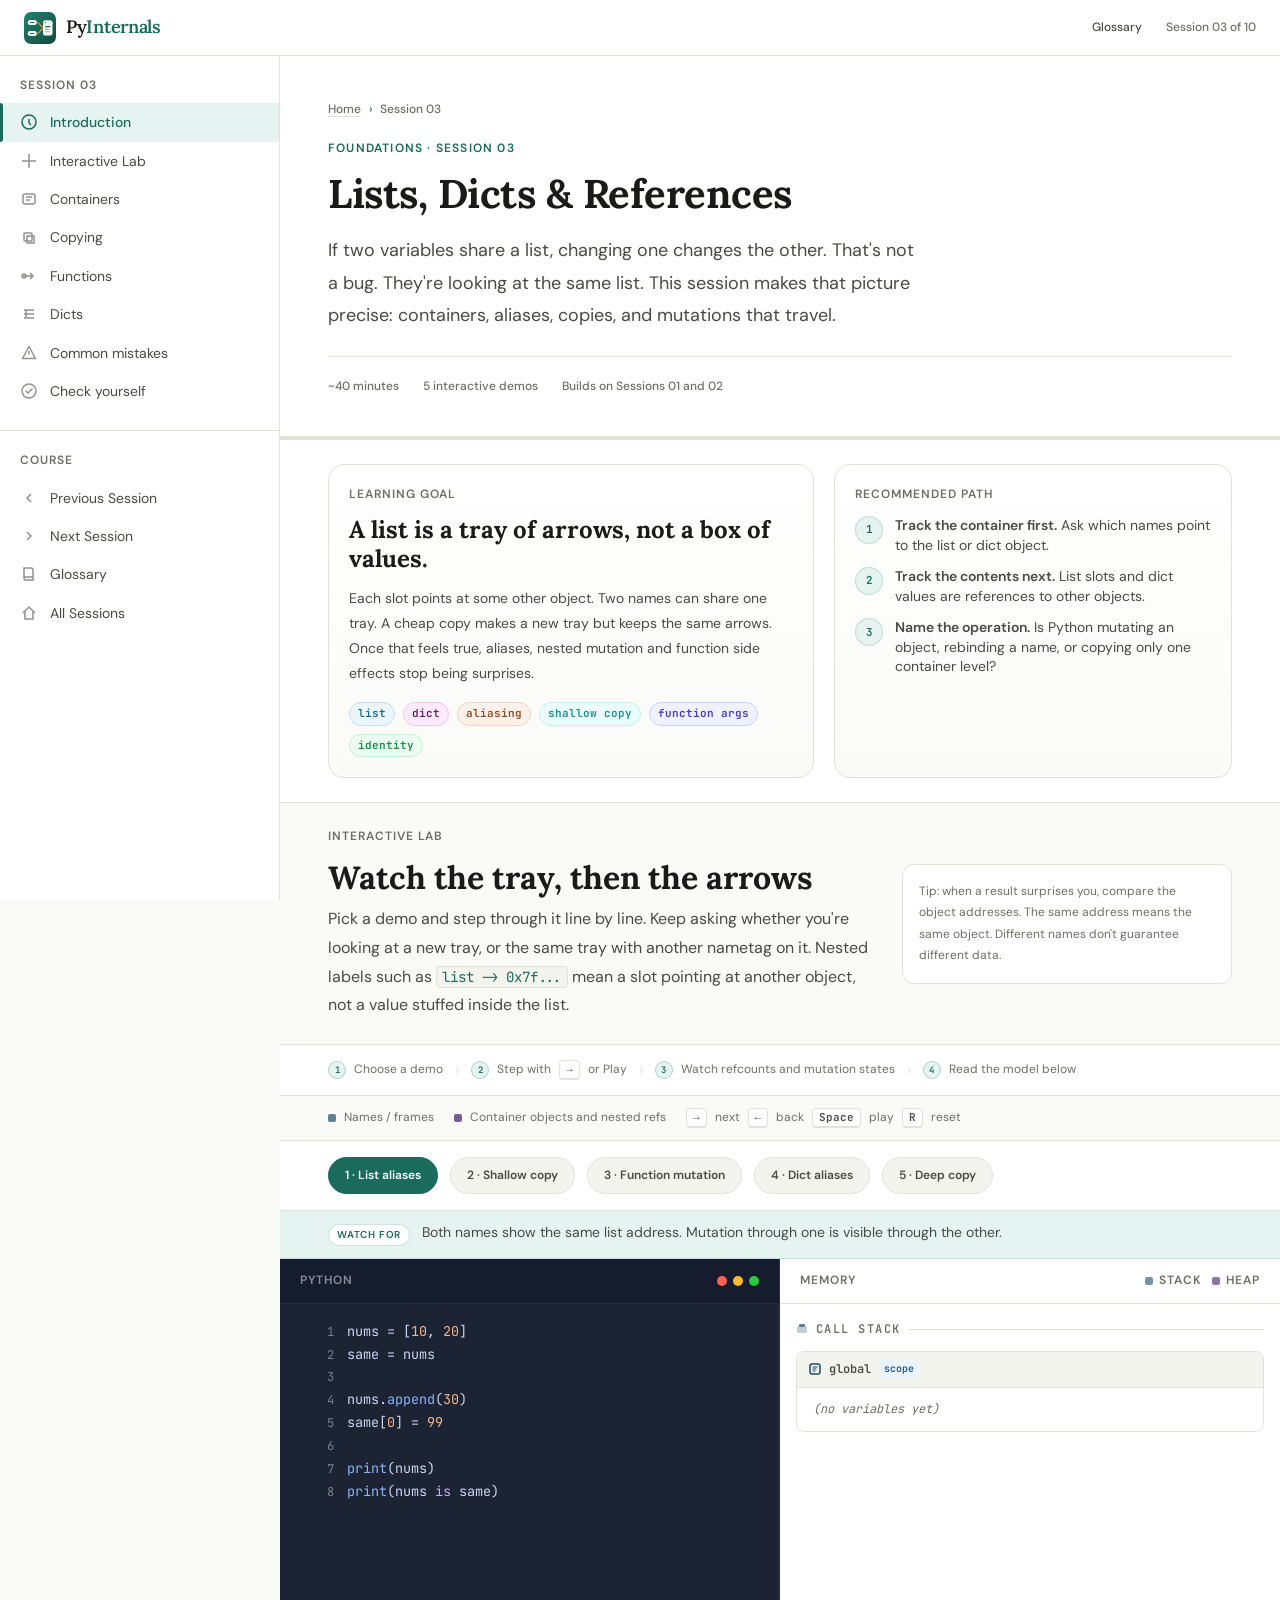
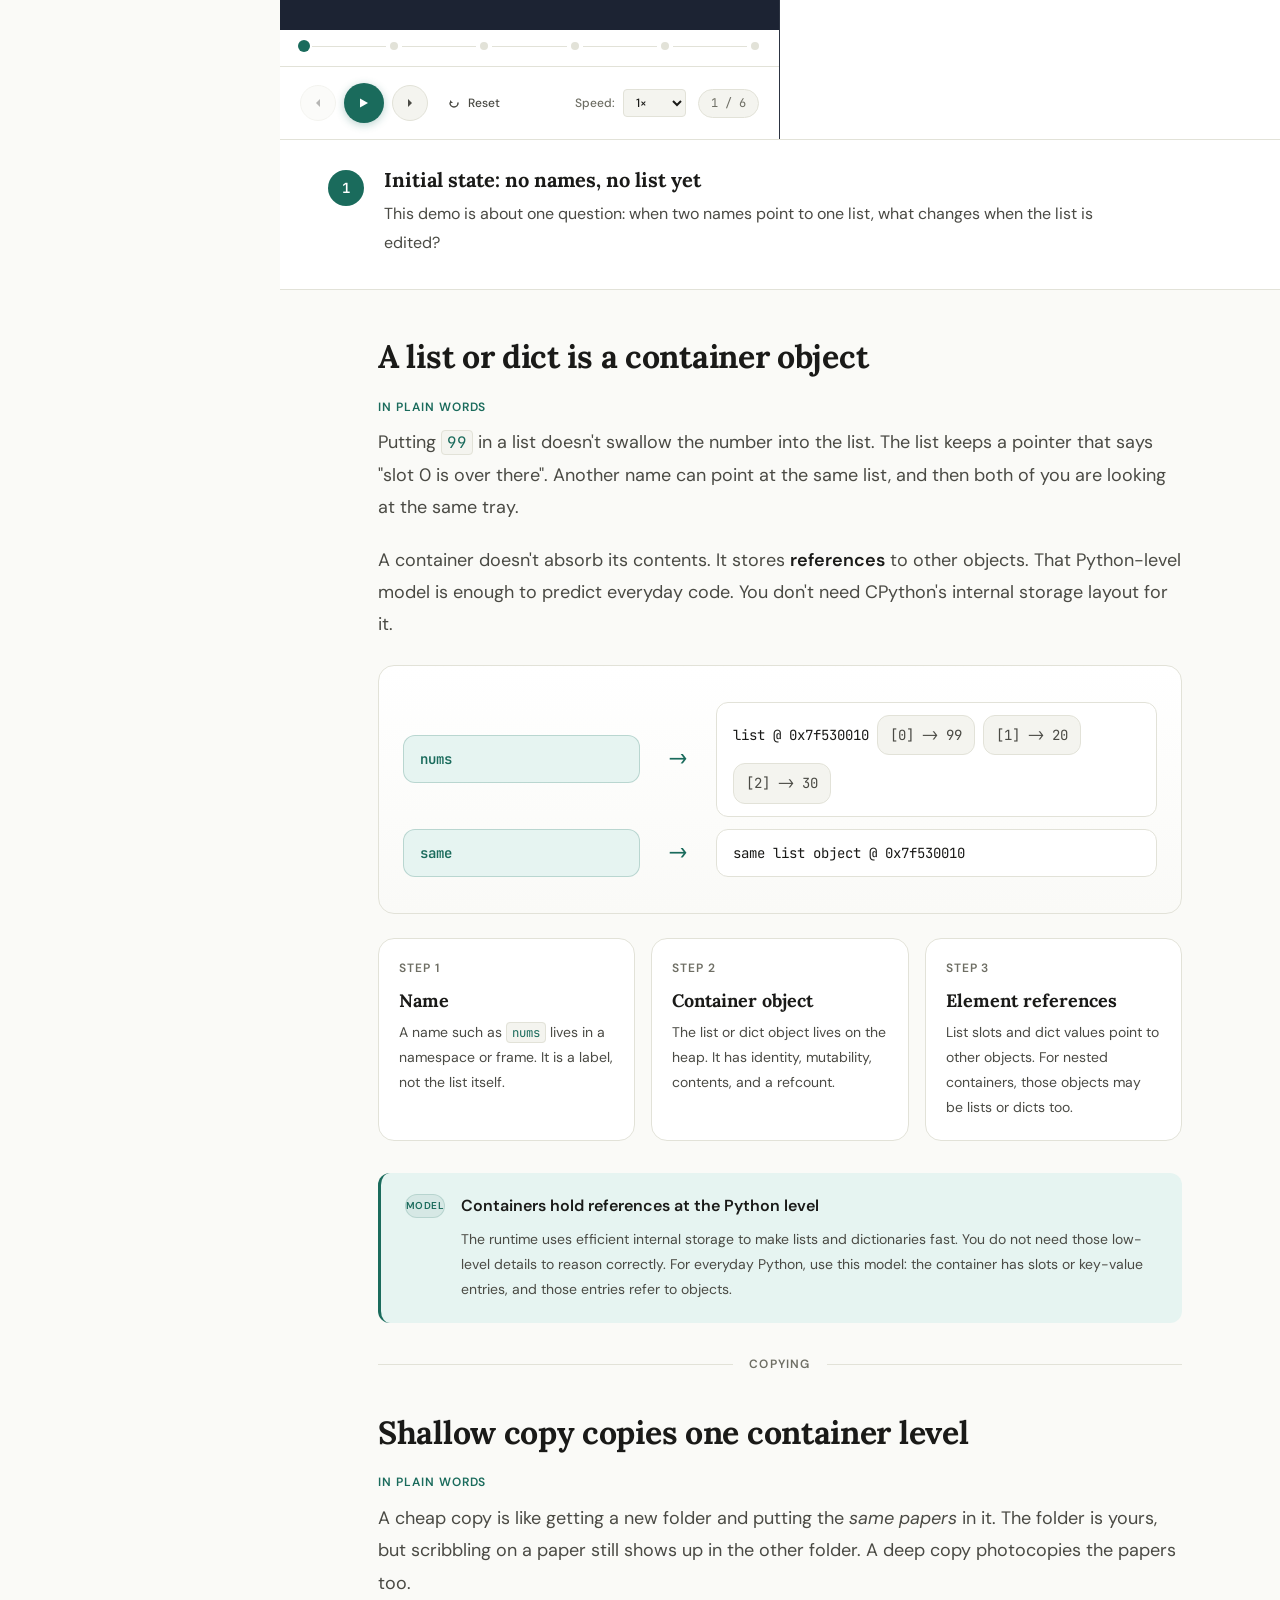
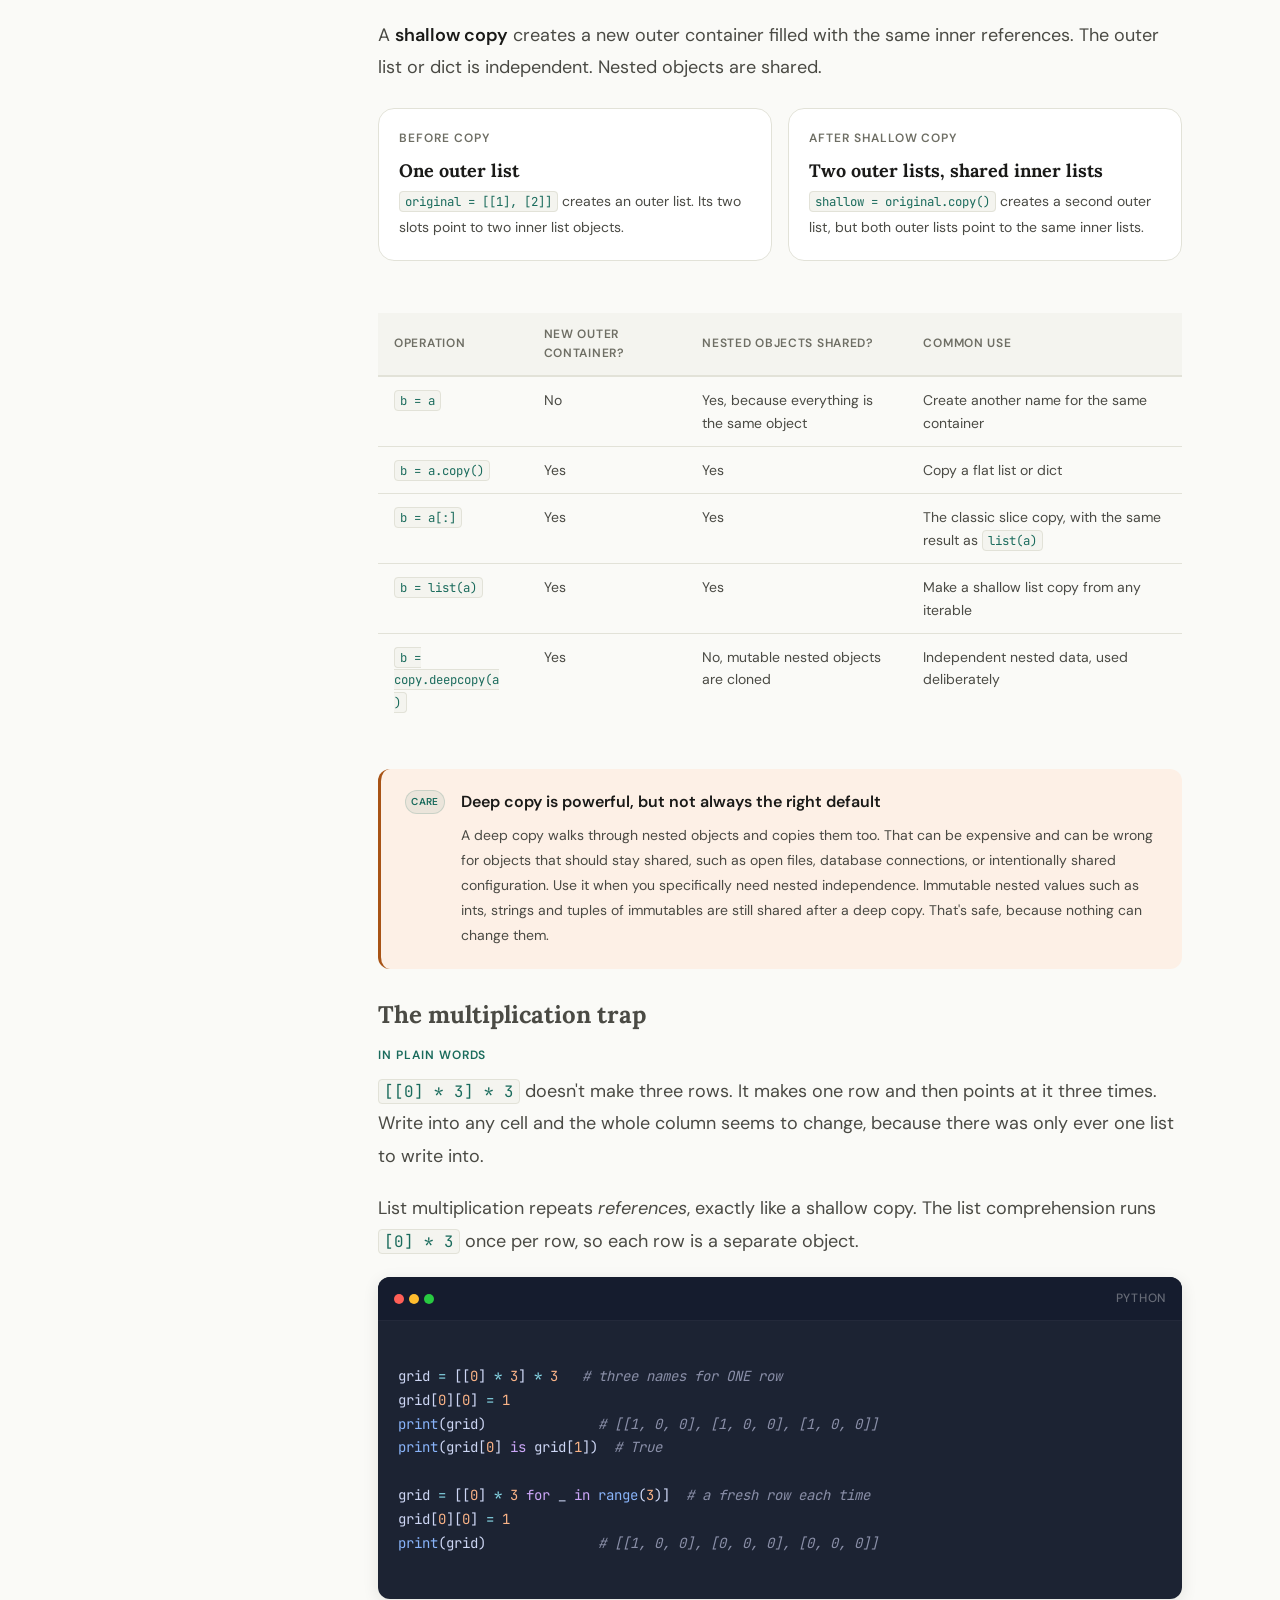
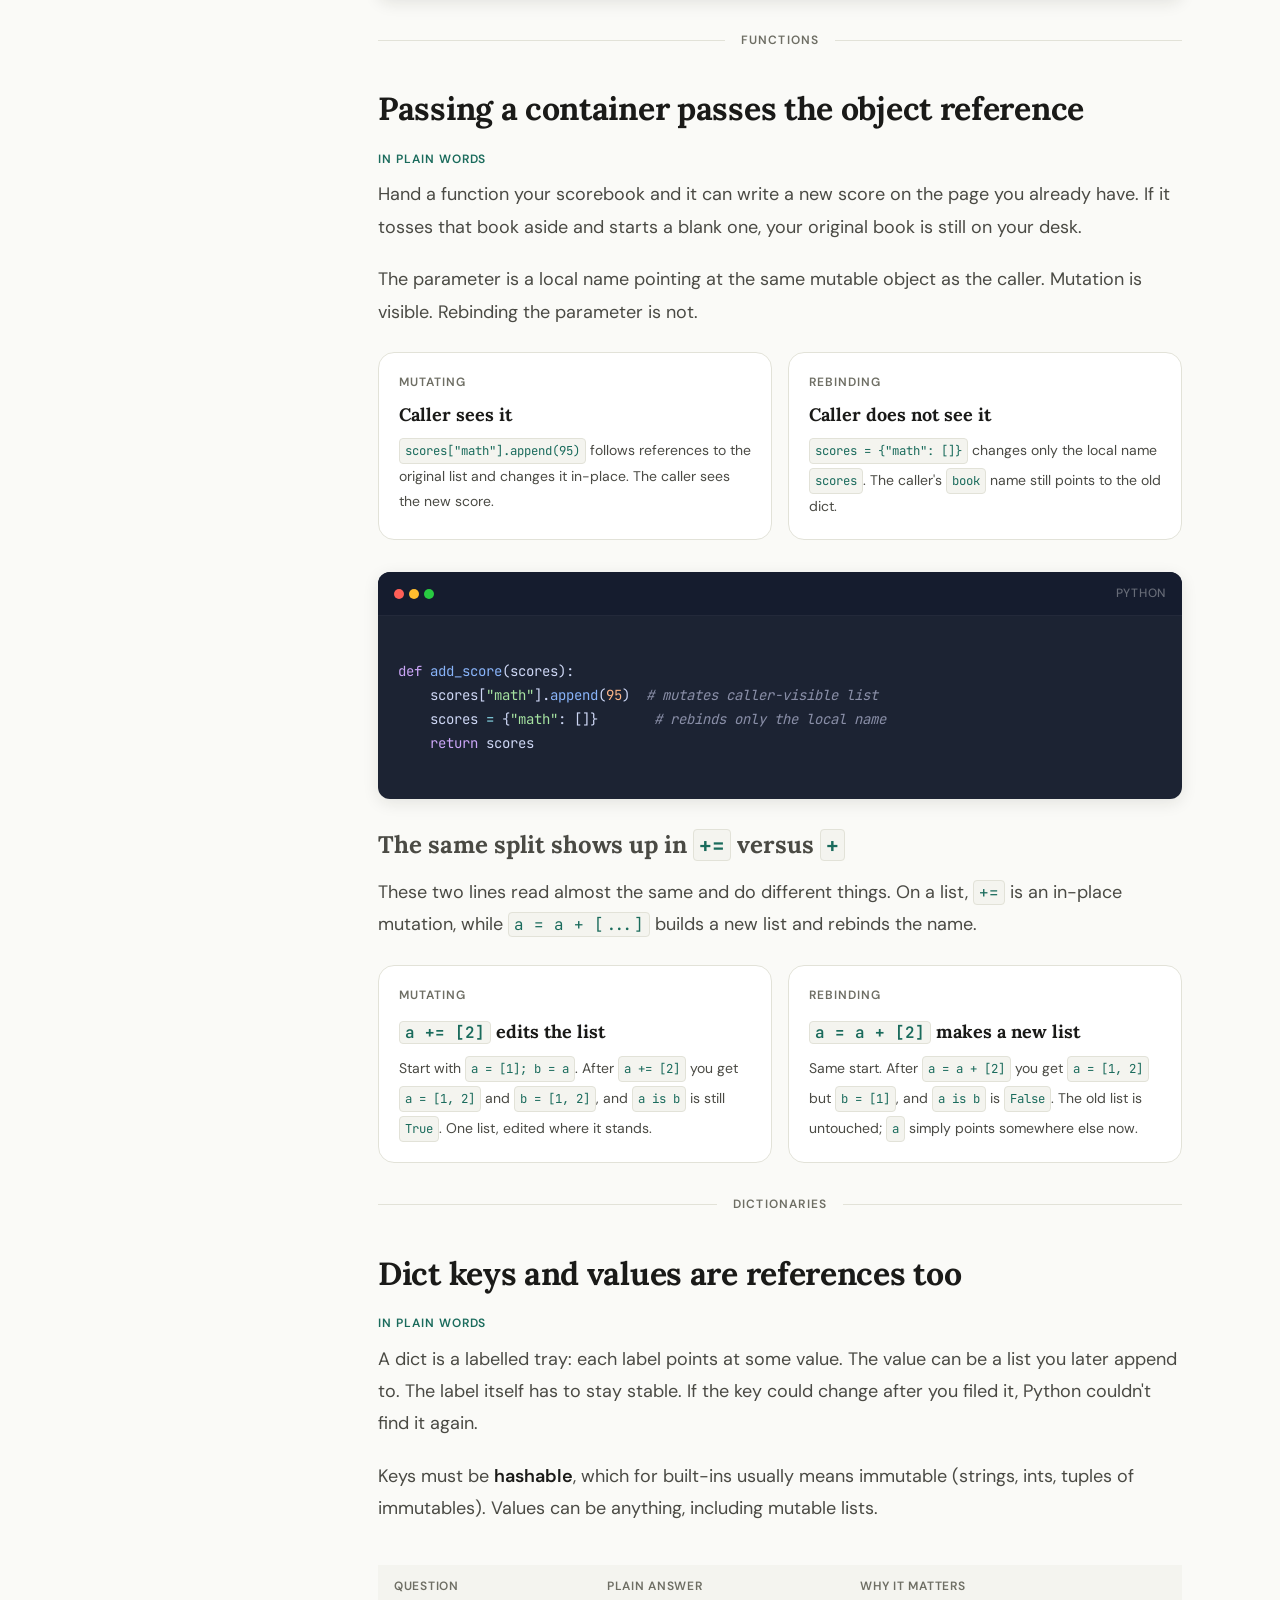
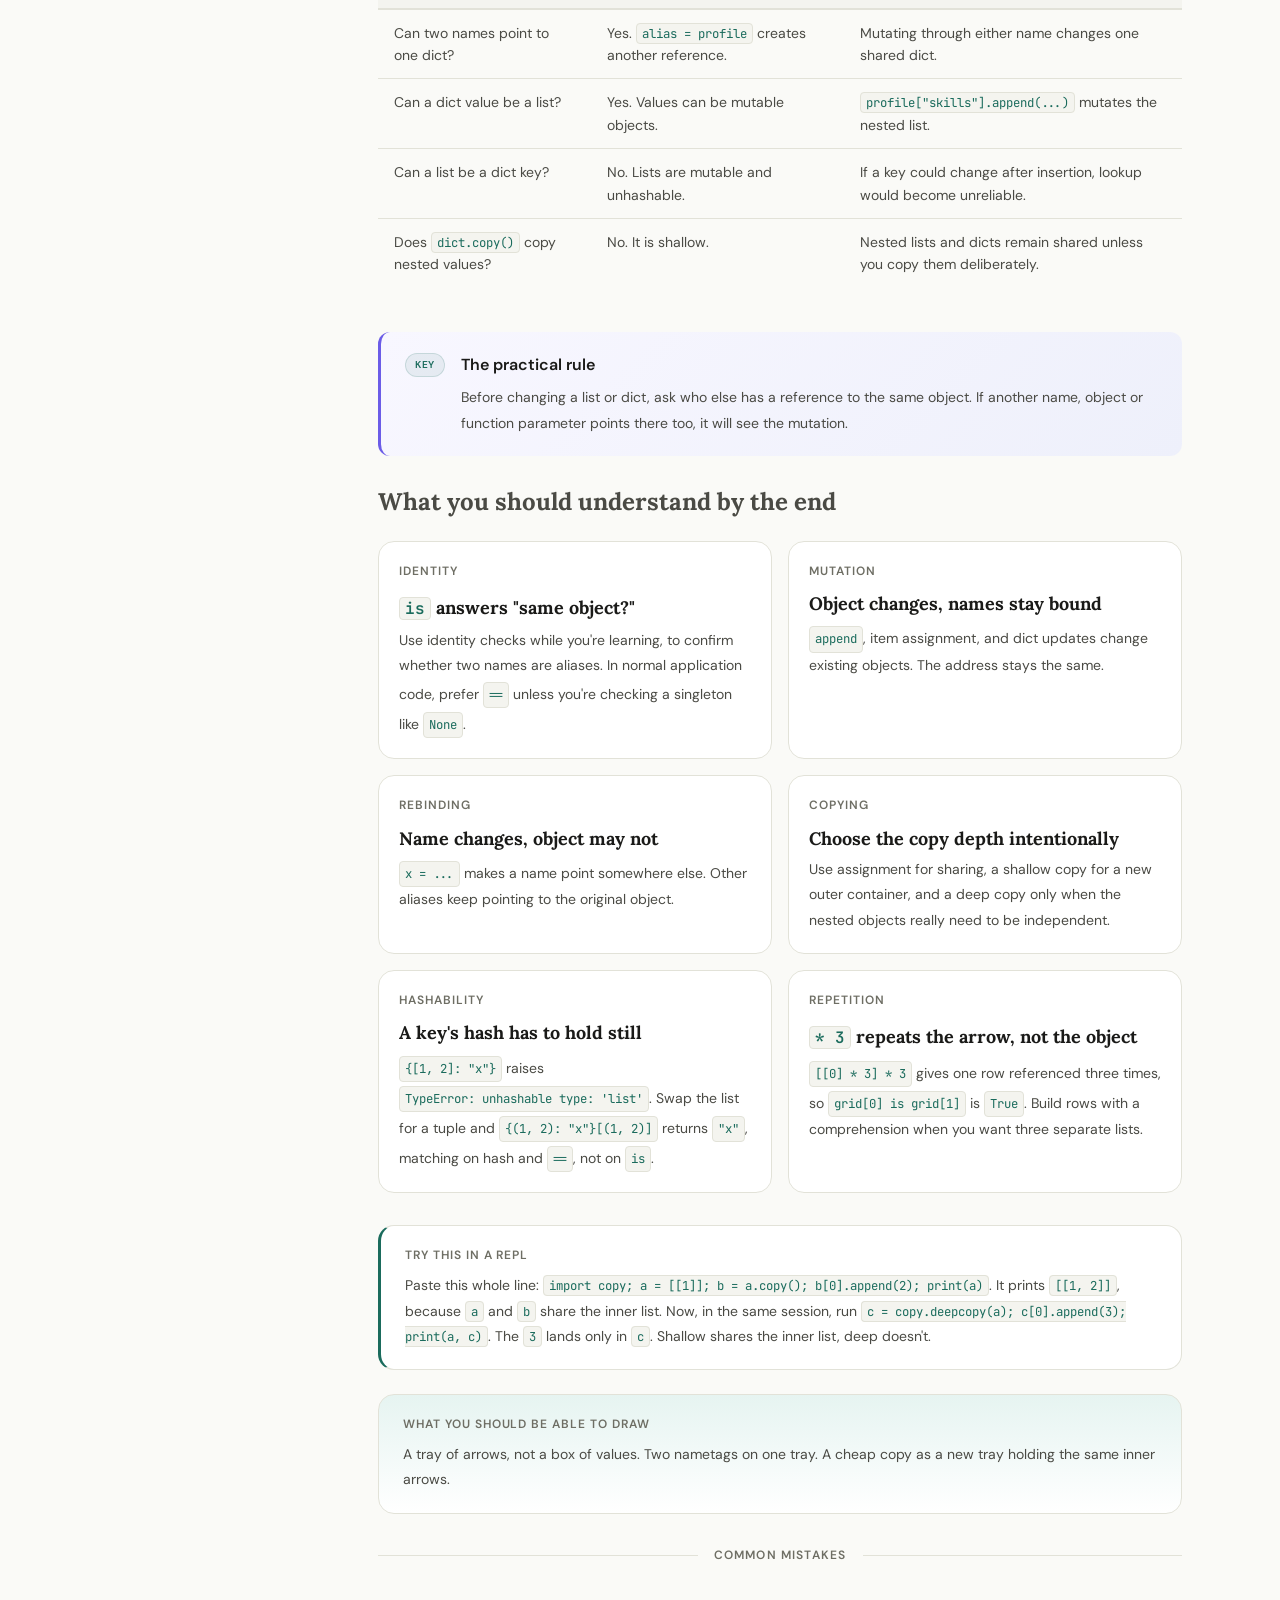
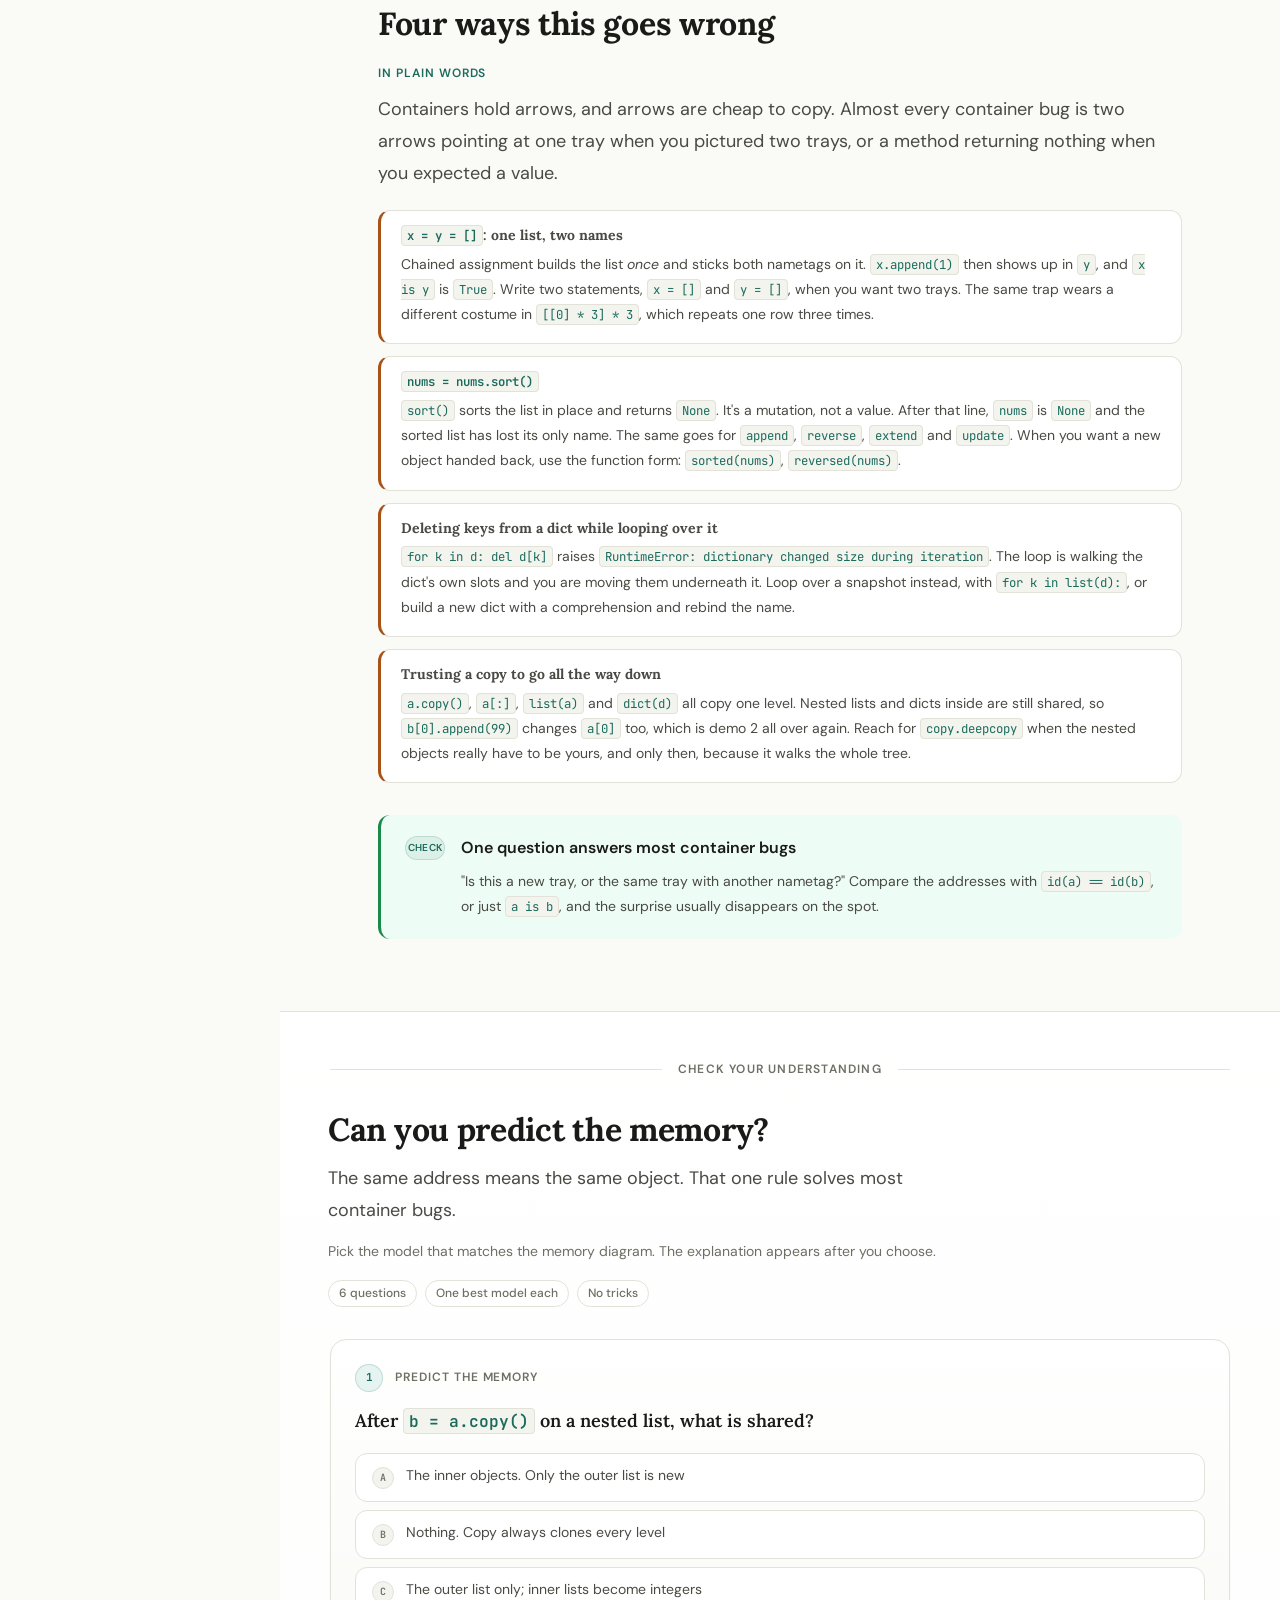
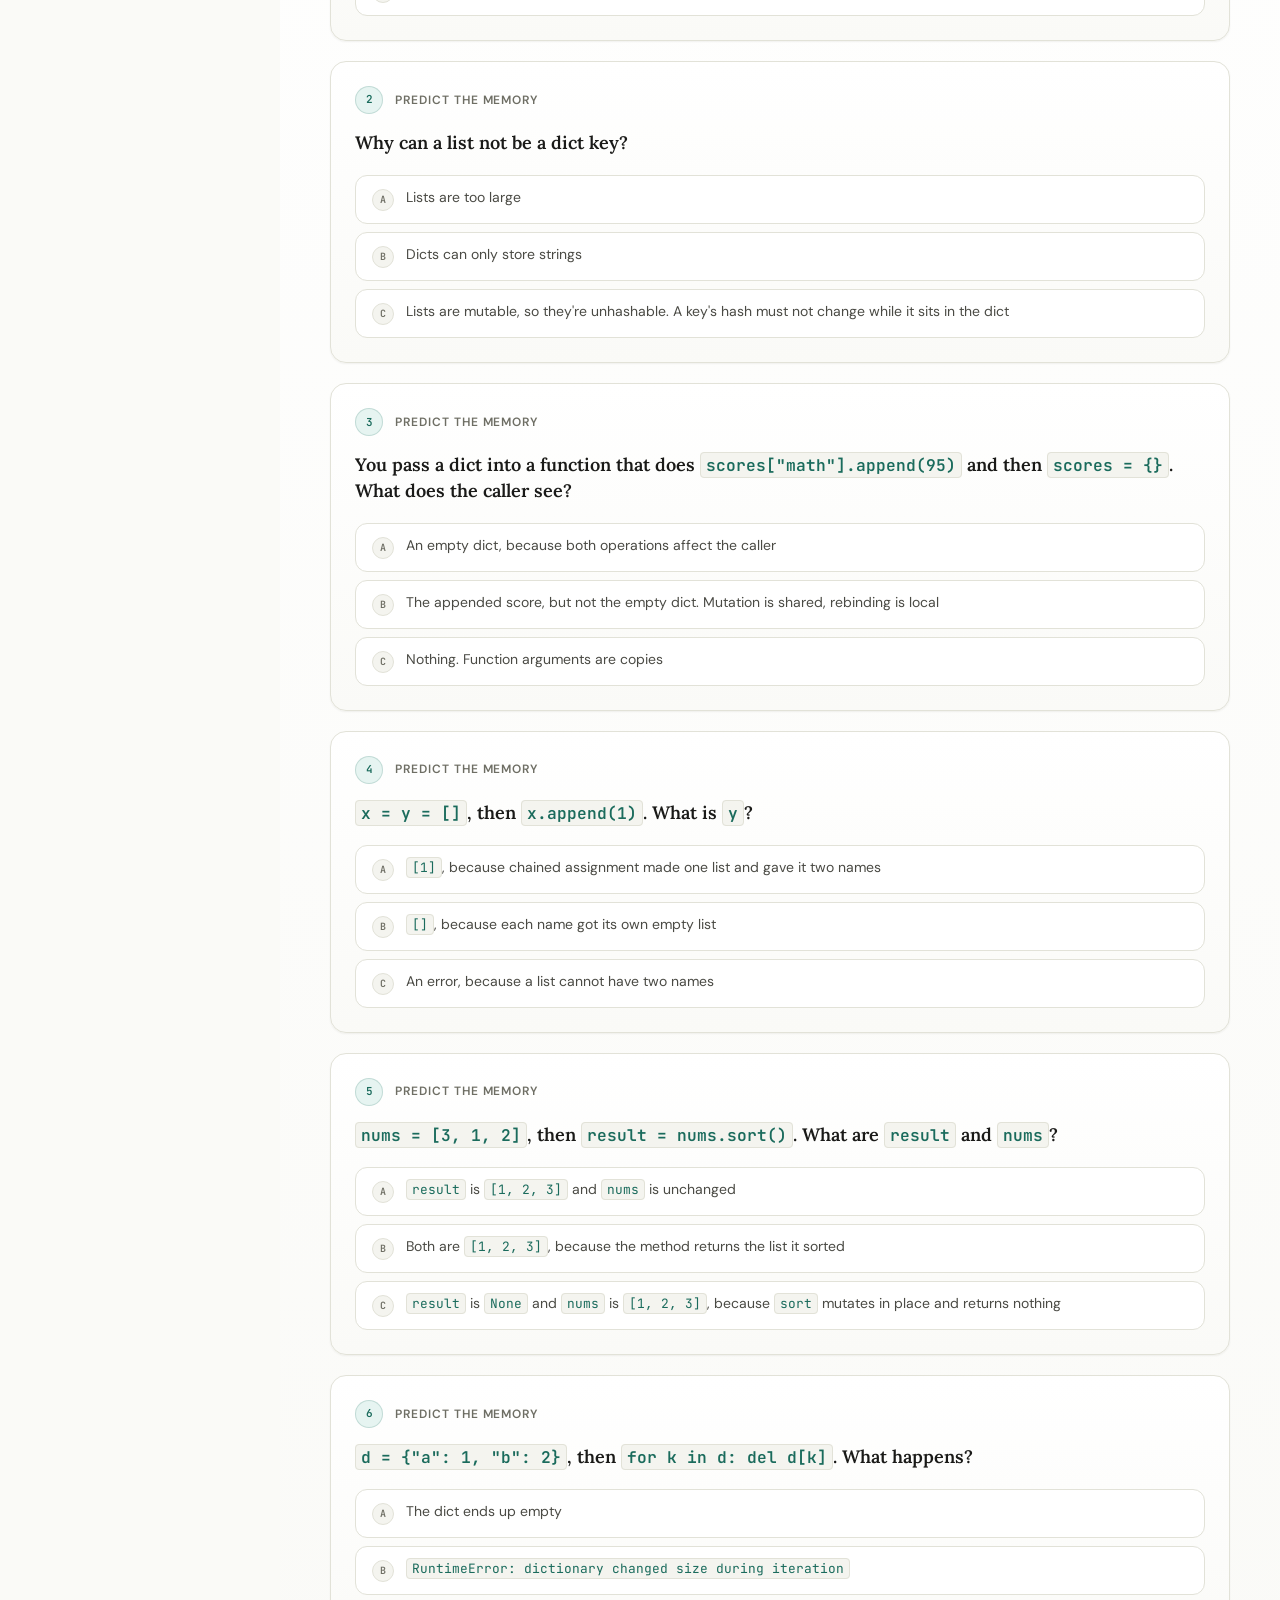
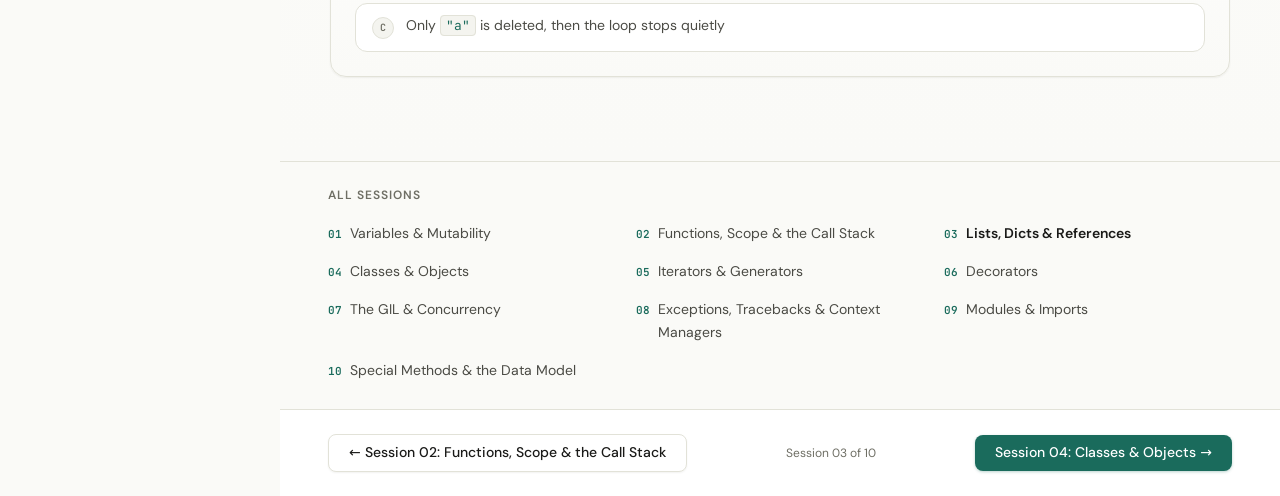
<file: sessions/03-lists-dicts/index.html>
<!DOCTYPE html>
<html lang="en">
<head>
  <meta charset="UTF-8" />
  <meta name="viewport" content="width=device-width, initial-scale=1.0" />
  <title>Python Lists, Dicts and References: Aliases and Copies</title>
  <meta name="description" content="Why b = a shares a list, what a shallow copy really copies, how deepcopy differs, and why passing a dict to a function can change the caller&#x27;s data." />
  <meta name="theme-color" content="#1A6B5C" />

  <link rel="icon" type="image/svg+xml" href="../../assets/images/logo.svg" />
  <link rel="icon" type="image/png" sizes="512x512" href="../../assets/images/icon-512.png" />
  <link rel="apple-touch-icon" href="../../assets/images/apple-touch-icon.png" />

  <link rel="stylesheet" href="../../assets/css/base.css" />
  <link rel="stylesheet" href="../../assets/css/layout.css" />
  <link rel="stylesheet" href="../../assets/css/components.css" />
  <link rel="stylesheet" href="../../assets/css/memory-viz.css" />
  <link rel="stylesheet" href="../../assets/css/animations.css" />
  <link rel="stylesheet" href="../../assets/css/session.css" />
  <!-- seo:head -->
  <link rel="canonical" href="https://inboxpraveen.github.io/Py-Internals/sessions/03-lists-dicts/" />
  <meta name="robots" content="index, follow, max-image-preview:large" />
  <meta name="author" content="Praveen Kumar" />
  <meta property="og:type" content="article" />
  <meta property="og:site_name" content="Py Internals" />
  <meta property="og:locale" content="en_GB" />
  <meta property="og:url" content="https://inboxpraveen.github.io/Py-Internals/sessions/03-lists-dicts/" />
  <meta property="og:title" content="Python Lists, Dicts and References: Aliases and Copies" />
  <meta property="og:description" content="Why b = a shares a list, what a shallow copy really copies, how deepcopy differs, and why passing a dict to a function can change the caller&#x27;s data." />
  <meta property="og:image" content="https://inboxpraveen.github.io/Py-Internals/assets/images/og/03-lists-dicts.png" />
  <meta property="og:image:width" content="1200" />
  <meta property="og:image:height" content="630" />
  <meta property="og:image:alt" content="Python Lists, Dicts and References: Aliases and Copies on Py Internals" />
  <meta property="article:published_time" content="2026-05-07" />
  <meta property="article:modified_time" content="2026-11-14" />
  <meta property="article:section" content="Foundations" />
  <meta property="article:author" content="https://github.com/inboxpraveen" />
  <meta name="twitter:card" content="summary_large_image" />
  <meta name="twitter:title" content="Python Lists, Dicts and References: Aliases and Copies" />
  <meta name="twitter:description" content="Why b = a shares a list, what a shallow copy really copies, how deepcopy differs, and why passing a dict to a function can change the caller&#x27;s data." />
  <meta name="twitter:image" content="https://inboxpraveen.github.io/Py-Internals/assets/images/og/03-lists-dicts.png" />
  <link rel="alternate" type="application/atom+xml" title="Py Internals sessions" href="https://inboxpraveen.github.io/Py-Internals/feed.xml" />
  <link rel="manifest" href="https://inboxpraveen.github.io/Py-Internals/manifest.webmanifest" />
  <script type="application/ld+json">
{
  "@context": "https://schema.org",
  "@graph": [
    {
      "@type": [
        "Article",
        "LearningResource"
      ],
      "@id": "https://inboxpraveen.github.io/Py-Internals/sessions/03-lists-dicts/#lesson",
      "mainEntityOfPage": "https://inboxpraveen.github.io/Py-Internals/sessions/03-lists-dicts/",
      "headline": "Session 03: Lists, Dicts & References",
      "name": "Session 03: Lists, Dicts & References",
      "description": "Why b = a shares a list, what a shallow copy really copies, how deepcopy differs, and why passing a dict to a function can change the caller's data.",
      "image": "https://inboxpraveen.github.io/Py-Internals/assets/images/og/03-lists-dicts.png",
      "author": {
        "@type": "Person",
        "name": "Praveen Kumar",
        "url": "https://github.com/inboxpraveen"
      },
      "publisher": {
        "@type": "Organization",
        "name": "Py Internals",
        "url": "https://inboxpraveen.github.io/Py-Internals/",
        "logo": {
          "@type": "ImageObject",
          "url": "https://inboxpraveen.github.io/Py-Internals/assets/images/icon-512.png",
          "width": 512,
          "height": 512
        },
        "sameAs": [
          "https://github.com/inboxpraveen/Py-Internals"
        ]
      },
      "datePublished": "2026-05-07",
      "dateModified": "2026-11-14",
      "inLanguage": "en",
      "isAccessibleForFree": true,
      "license": "https://creativecommons.org/licenses/by-sa/4.0/",
      "isPartOf": {
        "@type": "Course",
        "@id": "https://inboxpraveen.github.io/Py-Internals/#course",
        "name": "Py Internals",
        "url": "https://inboxpraveen.github.io/Py-Internals/"
      },
      "position": 3,
      "learningResourceType": "Interactive lesson",
      "educationalLevel": "Beginner",
      "timeRequired": "PT40M",
      "teaches": [
        "containers hold references",
        "list and dict aliasing",
        "shallow copy versus deep copy",
        "nested container mutation",
        "function side effects on containers",
        "hashable keys"
      ],
      "about": [
        "Python (programming language)"
      ],
      "keywords": "containers hold references, list and dict aliasing, shallow copy versus deep copy, nested container mutation, function side effects on containers, hashable keys"
    },
    {
      "@type": "BreadcrumbList",
      "itemListElement": [
        {
          "@type": "ListItem",
          "position": 1,
          "name": "Home",
          "item": "https://inboxpraveen.github.io/Py-Internals/"
        },
        {
          "@type": "ListItem",
          "position": 2,
          "name": "Session 03: Lists, Dicts & References",
          "item": "https://inboxpraveen.github.io/Py-Internals/sessions/03-lists-dicts/"
        }
      ]
    }
  ]
}
  </script>
  <!-- /seo:head -->
</head>
<body>

<a class="skip-link" href="#demo-basic">Skip to the interactive lab</a>

<header class="topbar">
  <div class="topbar__logo">
    <button class="menu-toggle" aria-label="Open session menu">
      <svg aria-hidden="true" width="18" height="18" viewBox="0 0 18 18" fill="none">
        <path d="M2 4h14M2 9h14M2 14h14" stroke="currentColor" stroke-width="1.5" stroke-linecap="round"/>
      </svg>
    </button>
    <a href="../../index.html" class="topbar__home" aria-label="Py Internals home">
      <img class="topbar__logo-mark" src="../../assets/images/logo.svg" alt="" width="32" height="32">
      <span class="topbar__brand">Py<span>Internals</span></span>
    </a>
  </div>
  <div class="topbar__actions">
    <a href="../../glossary.html" class="btn btn--ghost btn--sm">Glossary</a>
    <span class="session-count" data-role="session-count">Session 03 of 10</span>
  </div>
</header>

<div class="sidebar-overlay"></div>

<div class="app-shell" style="grid-template-rows:unset">
  <aside class="sidebar" aria-label="Session sections">
    <div class="sidebar__section">
      <div class="sidebar__label">Session 03</div>
      <a href="#intro" class="sidebar__item active">
        <svg aria-hidden="true" class="sidebar__item-icon" viewBox="0 0 18 18" fill="none" stroke="currentColor" stroke-width="1.5">
          <circle cx="9" cy="9" r="7"/><path d="M9 6v4l2 2"/>
        </svg>
        Introduction
      </a>
      <a href="#demo-basic" class="sidebar__item">
        <svg aria-hidden="true" class="sidebar__item-icon" viewBox="0 0 18 18" fill="none" stroke="currentColor" stroke-width="1.5">
          <path d="M2 9h14M9 2v14"/>
        </svg>
        Interactive Lab
      </a>
      <a href="#containers" class="sidebar__item">
        <svg aria-hidden="true" class="sidebar__item-icon" viewBox="0 0 18 18" fill="none" stroke="currentColor" stroke-width="1.5">
          <rect x="3" y="4" width="12" height="10" rx="2"/><path d="M6 7h6M6 10h4"/>
        </svg>
        Containers
      </a>
      <a href="#copying" class="sidebar__item">
        <svg aria-hidden="true" class="sidebar__item-icon" viewBox="0 0 18 18" fill="none" stroke="currentColor" stroke-width="1.5">
          <rect x="4" y="4" width="8" height="8" rx="1"/><path d="M7 7h7v7H7z"/>
        </svg>
        Copying
      </a>
      <a href="#functions" class="sidebar__item">
        <svg aria-hidden="true" class="sidebar__item-icon" viewBox="0 0 18 18" fill="none" stroke="currentColor" stroke-width="1.5">
          <path d="M3 9h10M10 6l3 3-3 3"/><circle cx="4" cy="9" r="2"/>
        </svg>
        Functions
      </a>
      <a href="#dicts" class="sidebar__item">
        <svg aria-hidden="true" class="sidebar__item-icon" viewBox="0 0 18 18" fill="none" stroke="currentColor" stroke-width="1.5">
          <path d="M4 5h10M4 9h10M4 13h10"/><path d="M6 5v8"/>
        </svg>
        Dicts
      </a>
      <a href="#mistakes" class="sidebar__item">
        <svg aria-hidden="true" class="sidebar__item-icon" viewBox="0 0 18 18" fill="none" stroke="currentColor" stroke-width="1.5">
          <path d="M9 2.5l6.5 12h-13z" stroke-linejoin="round"/><path d="M9 7v3.5M9 12.5h.01"/>
        </svg>
        Common mistakes
      </a>
      <a href="#quiz" class="sidebar__item">
        <svg aria-hidden="true" class="sidebar__item-icon" viewBox="0 0 18 18" fill="none" stroke="currentColor" stroke-width="1.5">
          <circle cx="9" cy="9" r="7"/><path d="M6 9l2 2 4-4" stroke-linecap="round" stroke-linejoin="round"/>
        </svg>
        Check yourself
      </a>
    </div>
    <div class="sidebar__section">
      <div class="sidebar__label">Course</div>
      <a href="../02-functions/" class="sidebar__item">
        <svg aria-hidden="true" class="sidebar__item-icon" viewBox="0 0 18 18" fill="none" stroke="currentColor" stroke-width="1.5">
          <path d="M11 5l-4 4 4 4"/>
        </svg>
        Previous Session
      </a>
      <a href="../04-classes/" class="sidebar__item">
        <svg aria-hidden="true" class="sidebar__item-icon" viewBox="0 0 18 18" fill="none" stroke="currentColor" stroke-width="1.5">
          <path d="M7 5l4 4-4 4"/>
        </svg>
        Next Session
      </a>
      <a href="../../glossary.html" class="sidebar__item">
        <svg aria-hidden="true" class="sidebar__item-icon" viewBox="0 0 18 18" fill="none" stroke="currentColor" stroke-width="1.5">
          <path d="M4 3h7a2 2 0 012 2v10H6a2 2 0 01-2-2z"/><path d="M4 12h9"/>
        </svg>
        Glossary
      </a>
      <a href="../../index.html" class="sidebar__item">
        <svg aria-hidden="true" class="sidebar__item-icon" viewBox="0 0 18 18" fill="none" stroke="currentColor" stroke-width="1.5">
          <path d="M3 9L9 3l6 6M5 7v8h8V7"/>
        </svg>
        All Sessions
      </a>
    </div>
  </aside>

  <main class="main-content">
    <div class="session-hero" id="intro">
      <div class="session-hero__breadcrumb">
        <a href="../../index.html">Home</a>
        <span>›</span>
        Session 03
      </div>
      <div class="session-hero__eyebrow">Foundations · Session 03</div>
      <h1 class="session-hero__title">Lists, Dicts &amp; References</h1>
      <p class="session-hero__subtitle">
        If two variables share a list, changing one changes the other. That's not a bug. They're looking at the same list. This session makes that picture precise: containers, aliases, copies, and mutations that travel.
      </p>
      <div class="session-meta">
        <div class="session-meta__item">~40 minutes</div>
        <div class="session-meta__item">5 interactive demos</div>
        <div class="session-meta__item">Builds on Sessions 01 and 02</div>
      </div>
    </div>

    <div class="progress-bar"><div class="progress-bar__fill" id="readProgress" style="width:0%"></div></div>

    <section class="learning-overview" aria-labelledby="learning-overview-title">
      <div class="learning-card">
        <div class="learning-card__label">Learning goal</div>
        <h2 class="learning-card__title" id="learning-overview-title">
          A list is a tray of arrows, not a box of values.
        </h2>
        <p class="learning-card__body">
          Each slot points at some other object. Two names can share one tray. A cheap copy makes a new tray but keeps the same arrows. Once that feels true, aliases, nested mutation and function side effects stop being surprises.
        </p>
        <div class="concept-chip-row">
          <span class="type-chip type-chip--list">list</span>
          <span class="type-chip type-chip--dict">dict</span>
          <span class="type-chip type-chip--str">aliasing</span>
          <span class="type-chip type-chip--tuple">shallow copy</span>
          <span class="type-chip type-chip--function">function args</span>
          <span class="type-chip type-chip--bool">identity</span>
        </div>
      </div>

      <div class="learning-card">
        <div class="learning-card__label">Recommended path</div>
        <div class="learning-path">
          <div class="learning-path__step">
            <span class="learning-path__num">1</span>
            <span><strong>Track the container first.</strong> Ask which names point to the list or dict object.</span>
          </div>
          <div class="learning-path__step">
            <span class="learning-path__num">2</span>
            <span><strong>Track the contents next.</strong> List slots and dict values are references to other objects.</span>
          </div>
          <div class="learning-path__step">
            <span class="learning-path__num">3</span>
            <span><strong>Name the operation.</strong> Is Python mutating an object, rebinding a name, or copying only one container level?</span>
          </div>
        </div>
      </div>
    </section>

    <div id="demo-basic">
      <section class="stage-intro" aria-labelledby="stage-title">
        <div>
          <div class="stage-intro__label">Interactive lab</div>
          <h2 id="stage-title">Watch the tray, then the arrows</h2>
          <p>
            Pick a demo and step through it line by line. Keep asking whether you're looking at a new tray, or the same tray with another nametag on it. Nested labels such as <code>list -&gt; 0x7f...</code> mean a slot pointing at another object, not a value stuffed inside the list.
          </p>
        </div>
        <div class="stage-intro__hint">
          Tip: when a result surprises you, compare the object addresses. The same address means the same object. Different names don't guarantee different data.
        </div>
      </section>

      <div class="demo-guide">
        <div class="demo-guide__step"><span class="demo-guide__badge">1</span> Choose a demo</div>
        <span class="demo-guide__arrow">›</span>
        <div class="demo-guide__step"><span class="demo-guide__badge">2</span> Step with <kbd>→</kbd> or Play</div>
        <span class="demo-guide__arrow">›</span>
        <div class="demo-guide__step"><span class="demo-guide__badge">3</span> Watch refcounts and mutation states</div>
        <span class="demo-guide__arrow">›</span>
        <div class="demo-guide__step"><span class="demo-guide__badge">4</span> Read the model below</div>
      </div>

      <div class="mem-legend" aria-label="How to read the memory diagram">
        <div class="mem-legend__item"><span class="mem-legend__swatch mem-legend__swatch--stack"></span> Names / frames</div>
        <div class="mem-legend__item"><span class="mem-legend__swatch mem-legend__swatch--heap"></span> Container objects and nested refs</div>
        <div class="mem-legend__item"><kbd>→</kbd> next <kbd>←</kbd> back <kbd>Space</kbd> play <kbd>R</kbd> reset</div>
      </div>

      <div class="demo-selector">
        <button class="demo-pill active" data-demo="listAlias">1 · List aliases</button>
        <button class="demo-pill" data-demo="shallowCopy">2 · Shallow copy</button>
        <button class="demo-pill" data-demo="functionDict">3 · Function mutation</button>
        <button class="demo-pill" data-demo="dictAlias">4 · Dict aliases</button>
        <button class="demo-pill" data-demo="deepCopy">5 · Deep copy</button>
      </div>

      <div class="demo-watch" id="demoWatch"></div>

      <div class="stage" id="stage">
        <div class="stage__code-panel">
          <div class="panel-header panel-header--dark">
            <span>python</span>
            <div style="display:flex;align-items:center;gap:6px" aria-hidden="true">
              <div class="code-block__dot"></div>
              <div class="code-block__dot"></div>
              <div class="code-block__dot"></div>
            </div>
          </div>
          <div class="code-panel-body" id="codePanel"></div>
          <div class="step-track" data-role="step-track" id="stepTrack" role="group" aria-label="Jump to a step"></div>
          <div class="playback-controls" id="controls">
            <div class="playback-controls__left">
              <button class="step-btn" data-action="prev" title="Previous step" aria-label="Previous step" disabled>
                <svg aria-hidden="true" width="12" height="12" viewBox="0 0 12 12" fill="currentColor"><path d="M8 2L4 6l4 4"/></svg>
              </button>
              <button class="play-btn" data-action="play" title="Play / Pause" aria-label="Play the walkthrough">
                <svg aria-hidden="true" width="14" height="14" viewBox="0 0 14 14" fill="currentColor"><path d="M3 2.5l8 4.5-8 4.5z"/></svg>
              </button>
              <button class="step-btn" data-action="next" title="Next step" aria-label="Next step">
                <svg aria-hidden="true" width="12" height="12" viewBox="0 0 12 12" fill="currentColor"><path d="M4 2l4 4-4 4"/></svg>
              </button>
              <button class="btn btn--ghost btn--sm" data-action="reset" title="Reset" aria-label="Reset to the first step">
                <svg aria-hidden="true" width="12" height="12" viewBox="0 0 12 12" fill="none" stroke="currentColor" stroke-width="1.5">
                  <path d="M10 6A4 4 0 112 6" stroke-linecap="round"/>
                  <path d="M2 3v3h3" fill="currentColor" stroke="none"/>
                </svg>
                Reset
              </button>
            </div>
            <div class="playback-controls__right">
              <div class="speed-control">
                <label for="speedSelect">Speed:</label>
                <select class="speed-select" id="speedSelect" data-action="speed">
                  <option value="1700">0.5×</option>
                  <option value="900" selected>1×</option>
                  <option value="600">1.5×</option>
                  <option value="400">2×</option>
                </select>
              </div>
              <span class="step-counter" data-role="step-counter">1 / 1</span>
            </div>
          </div>
        </div>

        <div class="stage__memory-panel">
          <div class="panel-header">
            <span style="color:var(--clr-text-3)">Memory</span>
            <div style="display:flex;align-items:center;gap:6px;font-size:var(--fs-xs);color:var(--clr-text-3)">
              <span style="display:inline-block;width:8px;height:8px;background:var(--clr-mem-stack);border-radius:2px;opacity:.6"></span>
              stack
              <span style="display:inline-block;width:8px;height:8px;background:var(--clr-mem-heap);border-radius:2px;opacity:.6;margin-left:4px"></span>
              heap
            </div>
          </div>
          <div class="mem-panel-body" id="memPanel"></div>
        </div>
        <div class="explanation-strip" aria-live="polite">
          <div class="explanation-strip__step-num" id="stepNum">1</div>
          <div class="explanation-strip__content">
            <h3 id="stepTitle" class="explanation-text">Initial state - no names, no list yet</h3>
            <p id="stepDesc" class="explanation-text">
              Press Play or use Next to watch one container behaviour at a time.
            </p>
          </div>
        </div>
      </div>
    </div>

    <article class="narrative" id="narrative">
      <h2 id="containers">A list or dict is a container object</h2>
      <p class="in-plain">
        <span class="in-plain__label">In plain words</span>
        Putting <code>99</code> in a list doesn't swallow the number into the list. The list keeps a pointer that says "slot 0 is over there". Another name can point at the same list, and then both of you are looking at the same tray.
      </p>
      <p class="narrative-lede then-precise">
        A container doesn't absorb its contents. It stores <strong>references</strong> to other objects. That Python-level model is enough to predict everyday code. You don't need CPython's internal storage layout for it.
      </p>

      <div class="reference-map" aria-label="Reference diagram for a list alias">
        <div class="reference-map__row">
          <div class="reference-map__name">nums</div>
          <div class="reference-map__arrow">-&gt;</div>
          <div class="reference-map__object">
            list @ 0x7f530010
            <span class="reference-map__slot">[0] -&gt; 99</span>
            <span class="reference-map__slot">[1] -&gt; 20</span>
            <span class="reference-map__slot">[2] -&gt; 30</span>
          </div>
        </div>
        <div class="reference-map__row">
          <div class="reference-map__name">same</div>
          <div class="reference-map__arrow">-&gt;</div>
          <div class="reference-map__object">same list object @ 0x7f530010</div>
        </div>
      </div>

      <div class="flow-grid">
        <div class="flow-card">
          <div class="section-label">Step 1</div>
          <h3>Name</h3>
          <p>A name such as <code>nums</code> lives in a namespace or frame. It is a label, not the list itself.</p>
        </div>
        <div class="flow-card">
          <div class="section-label">Step 2</div>
          <h3>Container object</h3>
          <p>The list or dict object lives on the heap. It has identity, mutability, contents, and a refcount.</p>
        </div>
        <div class="flow-card">
          <div class="section-label">Step 3</div>
          <h3>Element references</h3>
          <p>List slots and dict values point to other objects. For nested containers, those objects may be lists or dicts too.</p>
        </div>
      </div>

      <div class="callout callout--info">
        <div class="callout__icon">Model</div>
        <div>
          <div class="callout__title">Containers hold references at the Python level</div>
          <div class="callout__body">
            The runtime uses efficient internal storage to make lists and dictionaries fast. You do not need those
            low-level details to reason correctly. For everyday Python, use this model: the container has slots or
            key-value entries, and those entries refer to objects.
          </div>
        </div>
      </div>

      <div id="copying">
        <div class="section-divider"><div class="section-divider__label">Copying</div></div>
        <h2>Shallow copy copies one container level</h2>
        <p class="in-plain">
          <span class="in-plain__label">In plain words</span>
          A cheap copy is like getting a new folder and putting the <em>same papers</em> in it. The folder is yours, but scribbling on a paper still shows up in the other folder. A deep copy photocopies the papers too.
        </p>
        <p class="then-precise">
          A <strong>shallow copy</strong> creates a new outer container filled with the same inner references.
          The outer list or dict is independent. Nested objects are shared.
        </p>

        <div class="diagram-grid">
          <div class="diagram-card">
            <div class="section-label">Before copy</div>
            <h3>One outer list</h3>
            <p>
              <code>original = [[1], [2]]</code> creates an outer list. Its two slots point to two inner list objects.
            </p>
          </div>
          <div class="diagram-card">
            <div class="section-label">After shallow copy</div>
            <h3>Two outer lists, shared inner lists</h3>
            <p>
              <code>shallow = original.copy()</code> creates a second outer list, but both outer lists point to the same
              inner lists.
            </p>
          </div>
        </div>

        <div style="overflow-x:auto">
          <table class="comparison-table">
            <thead>
              <tr>
                <th>Operation</th>
                <th>New outer container?</th>
                <th>Nested objects shared?</th>
                <th>Common use</th>
              </tr>
            </thead>
            <tbody>
              <tr>
                <td><code>b = a</code></td>
                <td>No</td>
                <td>Yes, because everything is the same object</td>
                <td>Create another name for the same container</td>
              </tr>
              <tr>
                <td><code>b = a.copy()</code></td>
                <td>Yes</td>
                <td>Yes</td>
                <td>Copy a flat list or dict</td>
              </tr>
              <tr>
                <td><code>b = a[:]</code></td>
                <td>Yes</td>
                <td>Yes</td>
                <td>The classic slice copy, with the same result as <code>list(a)</code></td>
              </tr>
              <tr>
                <td><code>b = list(a)</code></td>
                <td>Yes</td>
                <td>Yes</td>
                <td>Make a shallow list copy from any iterable</td>
              </tr>
              <tr>
                <td><code>b = copy.deepcopy(a)</code></td>
                <td>Yes</td>
                <td>No, mutable nested objects are cloned</td>
                <td>Independent nested data, used deliberately</td>
              </tr>
            </tbody>
          </table>
        </div>

        <div class="callout callout--warn">
          <div class="callout__icon">Care</div>
          <div>
            <div class="callout__title">Deep copy is powerful, but not always the right default</div>
            <div class="callout__body">
              A deep copy walks through nested objects and copies them too. That can be expensive and can be wrong
              for objects that should stay shared, such as open files, database connections, or intentionally shared
              configuration. Use it when you specifically need nested independence.
              Immutable nested values such as ints, strings and tuples of immutables are still shared after a deep copy. That's safe, because nothing can change them.
            </div>
          </div>
        </div>

        <h3>The multiplication trap</h3>
        <p class="in-plain">
          <span class="in-plain__label">In plain words</span>
          <code>[[0] * 3] * 3</code> doesn't make three rows. It makes one row and then points at it three times. Write into any cell and the whole column seems to change, because there was only ever one list to write into.
        </p>
        <p class="then-precise">
          List multiplication repeats <em>references</em>, exactly like a shallow copy. The list comprehension
          runs <code>[0] * 3</code> once per row, so each row is a separate object.
        </p>

        <div class="code-block">
          <div class="code-block__header">
            <div class="code-block__dots">
              <div class="code-block__dot"></div>
              <div class="code-block__dot"></div>
              <div class="code-block__dot"></div>
            </div>
            <span class="code-block__lang">python</span>
          </div>
          <div class="code-block__body">
<span class="tok-var">grid</span> <span class="tok-op">=</span> [[<span class="tok-num">0</span>] <span class="tok-op">*</span> <span class="tok-num">3</span>] <span class="tok-op">*</span> <span class="tok-num">3</span>   <span class="tok-cmt"># three names for ONE row</span>
<span class="tok-var">grid</span>[<span class="tok-num">0</span>][<span class="tok-num">0</span>] <span class="tok-op">=</span> <span class="tok-num">1</span>
<span class="tok-fn">print</span>(<span class="tok-var">grid</span>)              <span class="tok-cmt"># [[1, 0, 0], [1, 0, 0], [1, 0, 0]]</span>
<span class="tok-fn">print</span>(<span class="tok-var">grid</span>[<span class="tok-num">0</span>] <span class="tok-kw">is</span> <span class="tok-var">grid</span>[<span class="tok-num">1</span>])  <span class="tok-cmt"># True</span>

<span class="tok-var">grid</span> <span class="tok-op">=</span> [[<span class="tok-num">0</span>] <span class="tok-op">*</span> <span class="tok-num">3</span> <span class="tok-kw">for</span> <span class="tok-var">_</span> <span class="tok-kw">in</span> <span class="tok-fn">range</span>(<span class="tok-num">3</span>)]  <span class="tok-cmt"># a fresh row each time</span>
<span class="tok-var">grid</span>[<span class="tok-num">0</span>][<span class="tok-num">0</span>] <span class="tok-op">=</span> <span class="tok-num">1</span>
<span class="tok-fn">print</span>(<span class="tok-var">grid</span>)              <span class="tok-cmt"># [[1, 0, 0], [0, 0, 0], [0, 0, 0]]</span>
          </div>
        </div>
      </div>

      <div id="functions">
        <div class="section-divider"><div class="section-divider__label">Functions</div></div>
        <h2>Passing a container passes the object reference</h2>
        <p class="in-plain">
          <span class="in-plain__label">In plain words</span>
          Hand a function your scorebook and it can write a new score on the page you already have. If it tosses that book aside and starts a blank one, your original book is still on your desk.
        </p>
        <p class="then-precise">
          The parameter is a local name pointing at the same mutable object as the caller.
          Mutation is visible. Rebinding the parameter is not.
        </p>

        <div class="rule-grid">
          <div class="rule-card">
            <div class="rule-card__label">Mutating</div>
            <h3>Caller sees it</h3>
            <p>
              <code>scores["math"].append(95)</code> follows references to the original list and changes it in-place.
              The caller sees the new score.
            </p>
          </div>
          <div class="rule-card">
            <div class="rule-card__label">Rebinding</div>
            <h3>Caller does not see it</h3>
            <p>
              <code>scores = {"math": []}</code> changes only the local name <code>scores</code>. The caller's
              <code>book</code> name still points to the old dict.
            </p>
          </div>
        </div>

        <div class="code-block">
          <div class="code-block__header">
            <div class="code-block__dots">
              <div class="code-block__dot"></div>
              <div class="code-block__dot"></div>
              <div class="code-block__dot"></div>
            </div>
            <span class="code-block__lang">python</span>
          </div>
          <div class="code-block__body">
<span class="tok-kw">def</span> <span class="tok-fn">add_score</span>(<span class="tok-var">scores</span>):
    <span class="tok-var">scores</span>[<span class="tok-str">"math"</span>].<span class="tok-fn">append</span>(<span class="tok-num">95</span>)  <span class="tok-cmt"># mutates caller-visible list</span>
    <span class="tok-var">scores</span> <span class="tok-op">=</span> {<span class="tok-str">"math"</span>: []}       <span class="tok-cmt"># rebinds only the local name</span>
    <span class="tok-kw">return</span> <span class="tok-var">scores</span>
          </div>
        </div>

        <h3>The same split shows up in <code>+=</code> versus <code>+</code></h3>
        <p class="then-precise">
          These two lines read almost the same and do different things. On a list, <code>+=</code> is an in-place mutation, while <code>a = a + [...]</code> builds a new list and rebinds the name.
        </p>

        <div class="rule-grid">
          <div class="rule-card">
            <div class="rule-card__label">Mutating</div>
            <h3><code>a += [2]</code> edits the list</h3>
            <p>
              Start with <code>a = [1]; b = a</code>. After <code>a += [2]</code> you get
              <code>a = [1, 2]</code> and <code>b = [1, 2]</code>, and <code>a is b</code> is still
              <code>True</code>. One list, edited where it stands.
            </p>
          </div>
          <div class="rule-card">
            <div class="rule-card__label">Rebinding</div>
            <h3><code>a = a + [2]</code> makes a new list</h3>
            <p>
              Same start. After <code>a = a + [2]</code> you get <code>a = [1, 2]</code> but
              <code>b = [1]</code>, and <code>a is b</code> is <code>False</code>. The old list is
              untouched; <code>a</code> simply points somewhere else now.
            </p>
          </div>
        </div>
      </div>

      <div id="dicts">
        <div class="section-divider"><div class="section-divider__label">Dictionaries</div></div>
        <h2>Dict keys and values are references too</h2>
        <p class="in-plain">
          <span class="in-plain__label">In plain words</span>
          A dict is a labelled tray: each label points at some value. The value can be a list
          you later append to. The label itself has to stay stable. If the key could change after you filed it, Python couldn't find it again.
        </p>
        <p class="then-precise">
          Keys must be <strong>hashable</strong>, which for built-ins usually means immutable
          (strings, ints, tuples of immutables). Values can be anything, including mutable lists.
        </p>

        <div style="overflow-x:auto">
          <table class="comparison-table">
            <thead>
              <tr>
                <th>Question</th>
                <th>Plain answer</th>
                <th>Why it matters</th>
              </tr>
            </thead>
            <tbody>
              <tr>
                <td>Can two names point to one dict?</td>
                <td>Yes. <code>alias = profile</code> creates another reference.</td>
                <td>Mutating through either name changes one shared dict.</td>
              </tr>
              <tr>
                <td>Can a dict value be a list?</td>
                <td>Yes. Values can be mutable objects.</td>
                <td><code>profile["skills"].append(...)</code> mutates the nested list.</td>
              </tr>
              <tr>
                <td>Can a list be a dict key?</td>
                <td>No. Lists are mutable and unhashable.</td>
                <td>If a key could change after insertion, lookup would become unreliable.</td>
              </tr>
              <tr>
                <td>Does <code>dict.copy()</code> copy nested values?</td>
                <td>No. It is shallow.</td>
                <td>Nested lists and dicts remain shared unless you copy them deliberately.</td>
              </tr>
            </tbody>
          </table>
        </div>

        <div class="callout callout--insight">
          <div class="callout__icon">Key</div>
          <div>
            <div class="callout__title">The practical rule</div>
            <div class="callout__body">
              Before changing a list or dict, ask who else has a reference to the same object. If another name, object or function parameter points there too, it will see the mutation.
            </div>
          </div>
        </div>

        <h3>What you should understand by the end</h3>
        <div class="rule-grid">
          <div class="rule-card">
            <div class="rule-card__label">Identity</div>
            <h3><code>is</code> answers "same object?"</h3>
            <p>Use identity checks while you're learning, to confirm whether two names are aliases. In normal application code, prefer <code>==</code> unless you're checking a singleton like <code>None</code>.</p>
          </div>
          <div class="rule-card">
            <div class="rule-card__label">Mutation</div>
            <h3>Object changes, names stay bound</h3>
            <p><code>append</code>, item assignment, and dict updates change existing objects. The address stays the same.</p>
          </div>
          <div class="rule-card">
            <div class="rule-card__label">Rebinding</div>
            <h3>Name changes, object may not</h3>
            <p><code>x = ...</code> makes a name point somewhere else. Other aliases keep pointing to the original object.</p>
          </div>
          <div class="rule-card">
            <div class="rule-card__label">Copying</div>
            <h3>Choose the copy depth intentionally</h3>
            <p>Use assignment for sharing, a shallow copy for a new outer container, and a deep copy only when the nested objects really need to be independent.</p>
          </div>
          <div class="rule-card">
            <div class="rule-card__label">Hashability</div>
            <h3>A key's hash has to hold still</h3>
            <p><code>{[1, 2]: "x"}</code> raises <code>TypeError: unhashable type: 'list'</code>. Swap the list for a tuple and <code>{(1, 2): "x"}[(1, 2)]</code> returns <code>"x"</code>, matching on hash and <code>==</code>, not on <code>is</code>.</p>
          </div>
          <div class="rule-card">
            <div class="rule-card__label">Repetition</div>
            <h3><code>* 3</code> repeats the arrow, not the object</h3>
            <p><code>[[0] * 3] * 3</code> gives one row referenced three times, so <code>grid[0] is grid[1]</code> is <code>True</code>. Build rows with a comprehension when you want three separate lists.</p>
          </div>
        </div>

        <div class="try-this">
          <div class="try-this__label">Try this in a REPL</div>
          <p>
            Paste this whole line: <code>import copy; a = [[1]]; b = a.copy(); b[0].append(2); print(a)</code>. It prints <code>[[1, 2]]</code>, because <code>a</code> and <code>b</code> share the inner list. Now, in the same session, run <code>c = copy.deepcopy(a); c[0].append(3); print(a, c)</code>. The <code>3</code> lands only in <code>c</code>. Shallow shares the inner list, deep doesn't.
          </p>
        </div>

        <div class="recap-box">
          <div class="recap-box__label">What you should be able to draw</div>
          <p>
            A tray of arrows, not a box of values. Two nametags on one tray.
            A cheap copy as a new tray holding the same inner arrows.
          </p>
        </div>
      </div>
      <div id="mistakes">
        <div class="section-divider"><div class="section-divider__label">Common mistakes</div></div>
        <h2>Four ways this goes wrong</h2>
        <p class="in-plain">
          <span class="in-plain__label">In plain words</span>
          Containers hold arrows, and arrows are cheap to copy. Almost every container bug is two arrows pointing at one tray when you pictured two trays, or a method returning nothing when you expected a value.
        </p>

        <div class="mistake-list">
          <div class="mistake-item">
            <h3><code>x = y = []</code>: one list, two names</h3>
            <p>
              Chained assignment builds the list <em>once</em> and sticks both nametags on it.
              <code>x.append(1)</code> then shows up in <code>y</code>, and <code>x is y</code> is
              <code>True</code>. Write two statements, <code>x = []</code> and <code>y = []</code>,
              when you want two trays. The same trap wears a different costume in
              <code>[[0] * 3] * 3</code>, which repeats one row three times.
            </p>
          </div>
          <div class="mistake-item">
            <h3><code>nums = nums.sort()</code></h3>
            <p>
              <code>sort()</code> sorts the list in place and returns <code>None</code>. It's a mutation, not a value. After that line, <code>nums</code> is <code>None</code> and the
              sorted list has lost its only name. The same goes for <code>append</code>,
              <code>reverse</code>, <code>extend</code> and <code>update</code>. When you want a new
              object handed back, use the function form: <code>sorted(nums)</code>,
              <code>reversed(nums)</code>.
            </p>
          </div>
          <div class="mistake-item">
            <h3>Deleting keys from a dict while looping over it</h3>
            <p>
              <code>for k in d: del d[k]</code> raises <code>RuntimeError: dictionary changed size
              during iteration</code>. The loop is walking the dict's own slots and you are moving
              them underneath it. Loop over a snapshot instead, with <code>for k in list(d):</code>, or build a new dict with a comprehension and rebind the name.
            </p>
          </div>
          <div class="mistake-item">
            <h3>Trusting a copy to go all the way down</h3>
            <p>
              <code>a.copy()</code>, <code>a[:]</code>, <code>list(a)</code> and <code>dict(d)</code>
              all copy one level. Nested lists and dicts inside are still shared, so <code>b[0].append(99)</code> changes <code>a[0]</code> too, which is demo 2 all over again. Reach for <code>copy.deepcopy</code> when the nested objects really have to be yours, and only then, because it walks the whole tree.
            </p>
          </div>
        </div>

        <div class="callout callout--success">
          <div class="callout__icon">Check</div>
          <div>
            <div class="callout__title">One question answers most container bugs</div>
            <div class="callout__body">
              "Is this a new tray, or the same tray with another nametag?" Compare the addresses with <code>id(a) == id(b)</code>, or just <code>a is b</code>, and the surprise usually disappears on the spot.
            </div>
          </div>
        </div>
      </div>
    </article>

    <section class="quiz" id="quiz" data-session="03-lists-dicts">
      <div class="section-divider"><div class="section-divider__label">Check your understanding</div></div>
      <h2>Can you predict the memory?</h2>
      <p class="quiz__lede">The same address means the same object. That one rule solves most container bugs.</p>

      <div class="quiz-card" data-answer="0">
        <div class="quiz-card__q">1. After <code>b = a.copy()</code> on a nested list, what is shared?</div>
        <button class="quiz-option" data-choice="0">The inner objects. Only the outer list is new</button>
        <button class="quiz-option" data-choice="1">Nothing. Copy always clones every level</button>
        <button class="quiz-option" data-choice="2">The outer list only; inner lists become integers</button>
        <div class="quiz-explain">Shallow copy fills the new container with the same references. Use <code>deepcopy</code> when nested independence is required.</div>
      </div>

      <div class="quiz-card" data-answer="2">
        <div class="quiz-card__q">2. Why can a list not be a dict key?</div>
        <button class="quiz-option" data-choice="0">Lists are too large</button>
        <button class="quiz-option" data-choice="1">Dicts can only store strings</button>
        <button class="quiz-option" data-choice="2">Lists are mutable, so they're unhashable. A key's hash must not change while it sits in the dict</button>
        <div class="quiz-explain">If a key could change after insertion, the dict could not find it again. Tuples of immutables are allowed. Identity is not required: two equal tuples work as one key even though they are different objects, because lookup goes by hash and <code>==</code>.</div>
      </div>

      <div class="quiz-card" data-answer="1">
        <div class="quiz-card__q">3. You pass a dict into a function that does <code>scores["math"].append(95)</code> and then <code>scores = {}</code>. What does the caller see?</div>
        <button class="quiz-option" data-choice="0">An empty dict, because both operations affect the caller</button>
        <button class="quiz-option" data-choice="1">The appended score, but not the empty dict. Mutation is shared, rebinding is local</button>
        <button class="quiz-option" data-choice="2">Nothing. Function arguments are copies</button>
        <div class="quiz-explain">The parameter starts as an alias. <code>append</code> mutates the nested list. <code>scores = {}</code> only rebinds the local name.</div>
      </div>
      <div class="quiz-card" data-answer="0">
        <div class="quiz-card__q">4. <code>x = y = []</code>, then <code>x.append(1)</code>. What is <code>y</code>?</div>
        <button class="quiz-option" data-choice="0"><code>[1]</code>, because chained assignment made one list and gave it two names</button>
        <button class="quiz-option" data-choice="1"><code>[]</code>, because each name got its own empty list</button>
        <button class="quiz-option" data-choice="2">An error, because a list cannot have two names</button>
        <div class="quiz-explain">The <code>[]</code> is evaluated once. Both <code>x</code> and <code>y</code> point at that single object, so a mutation through one is visible through the other. <code>x is y</code> is <code>True</code>.</div>
      </div>

      <div class="quiz-card" data-answer="2">
        <div class="quiz-card__q">5. <code>nums = [3, 1, 2]</code>, then <code>result = nums.sort()</code>. What are <code>result</code> and <code>nums</code>?</div>
        <button class="quiz-option" data-choice="0"><code>result</code> is <code>[1, 2, 3]</code> and <code>nums</code> is unchanged</button>
        <button class="quiz-option" data-choice="1">Both are <code>[1, 2, 3]</code>, because the method returns the list it sorted</button>
        <button class="quiz-option" data-choice="2"><code>result</code> is <code>None</code> and <code>nums</code> is <code>[1, 2, 3]</code>, because <code>sort</code> mutates in place and returns nothing</button>
        <div class="quiz-explain">In-place methods return <code>None</code> on purpose, so you cannot mistake them for the copying kind. <code>sorted(nums)</code> is the one that builds and returns a new list.</div>
      </div>

      <div class="quiz-card" data-answer="1">
        <div class="quiz-card__q">6. <code>d = {"a": 1, "b": 2}</code>, then <code>for k in d: del d[k]</code>. What happens?</div>
        <button class="quiz-option" data-choice="0">The dict ends up empty</button>
        <button class="quiz-option" data-choice="1"><code>RuntimeError: dictionary changed size during iteration</code></button>
        <button class="quiz-option" data-choice="2">Only <code>"a"</code> is deleted, then the loop stops quietly</button>
        <div class="quiz-explain">The loop walks the dict's own storage, and deleting a key changes that storage under it. Iterate over a copy of the keys, <code>for k in list(d):</code>, or build the dict you want and rebind the name.</div>
      </div>
    </section>

    <!-- seo:sessions-nav -->
    <nav class="sessions-nav" aria-label="All sessions">
      <div class="sessions-nav__label">All sessions</div>
      <ul>
        <li><a href="../01-variables/"><span>01</span> Variables &amp; Mutability</a></li>
        <li><a href="../02-functions/"><span>02</span> Functions, Scope &amp; the Call Stack</a></li>
        <li class="is-current"><a href="../03-lists-dicts/"><span>03</span> Lists, Dicts &amp; References</a></li>
        <li><a href="../04-classes/"><span>04</span> Classes &amp; Objects</a></li>
        <li><a href="../05-iterators/"><span>05</span> Iterators &amp; Generators</a></li>
        <li><a href="../06-decorators/"><span>06</span> Decorators</a></li>
        <li><a href="../07-gil/"><span>07</span> The GIL &amp; Concurrency</a></li>
        <li><a href="../08-exceptions/"><span>08</span> Exceptions, Tracebacks &amp; Context Managers</a></li>
        <li><a href="../09-modules/"><span>09</span> Modules &amp; Imports</a></li>
        <li><a href="../10-data-model/"><span>10</span> Special Methods &amp; the Data Model</a></li>
      </ul>
    </nav>
    <!-- /seo:sessions-nav -->

    <div class="session-footer">
      <a href="../02-functions/" class="btn btn--secondary">&larr; Session 02: Functions, Scope &amp; the Call Stack</a>
      <div class="session-footer__count" data-role="session-count">Session 03 of 10</div>
      <a href="../04-classes/" class="btn btn--primary">Session 04: Classes &amp; Objects &rarr;</a>
    </div>
  </main>
</div>

<script src="../../assets/js/core.js"></script>
<script src="../../assets/js/syntax.js"></script>
<script src="../../assets/js/memory-viz.js"></script>
<script src="../../assets/js/animator.js"></script>
<script src="session.js"></script>

</body>
</html>
</file>
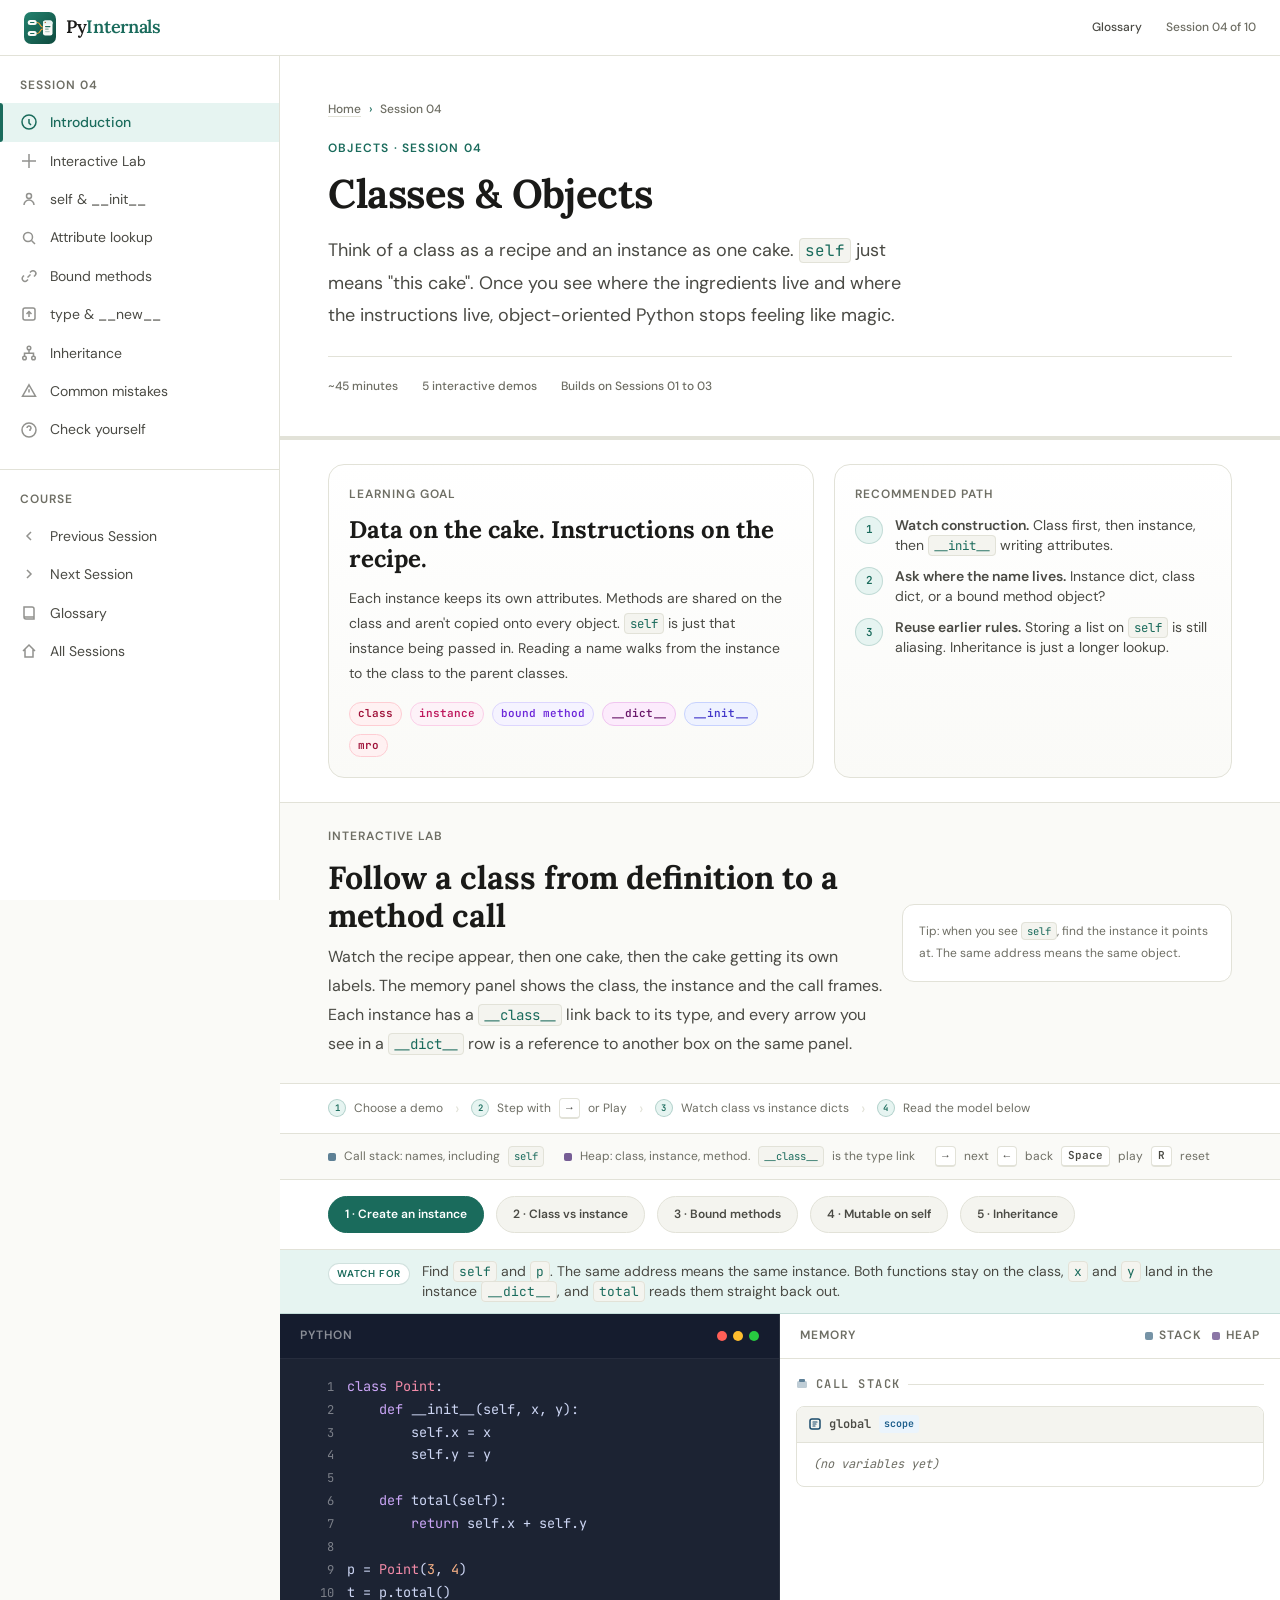
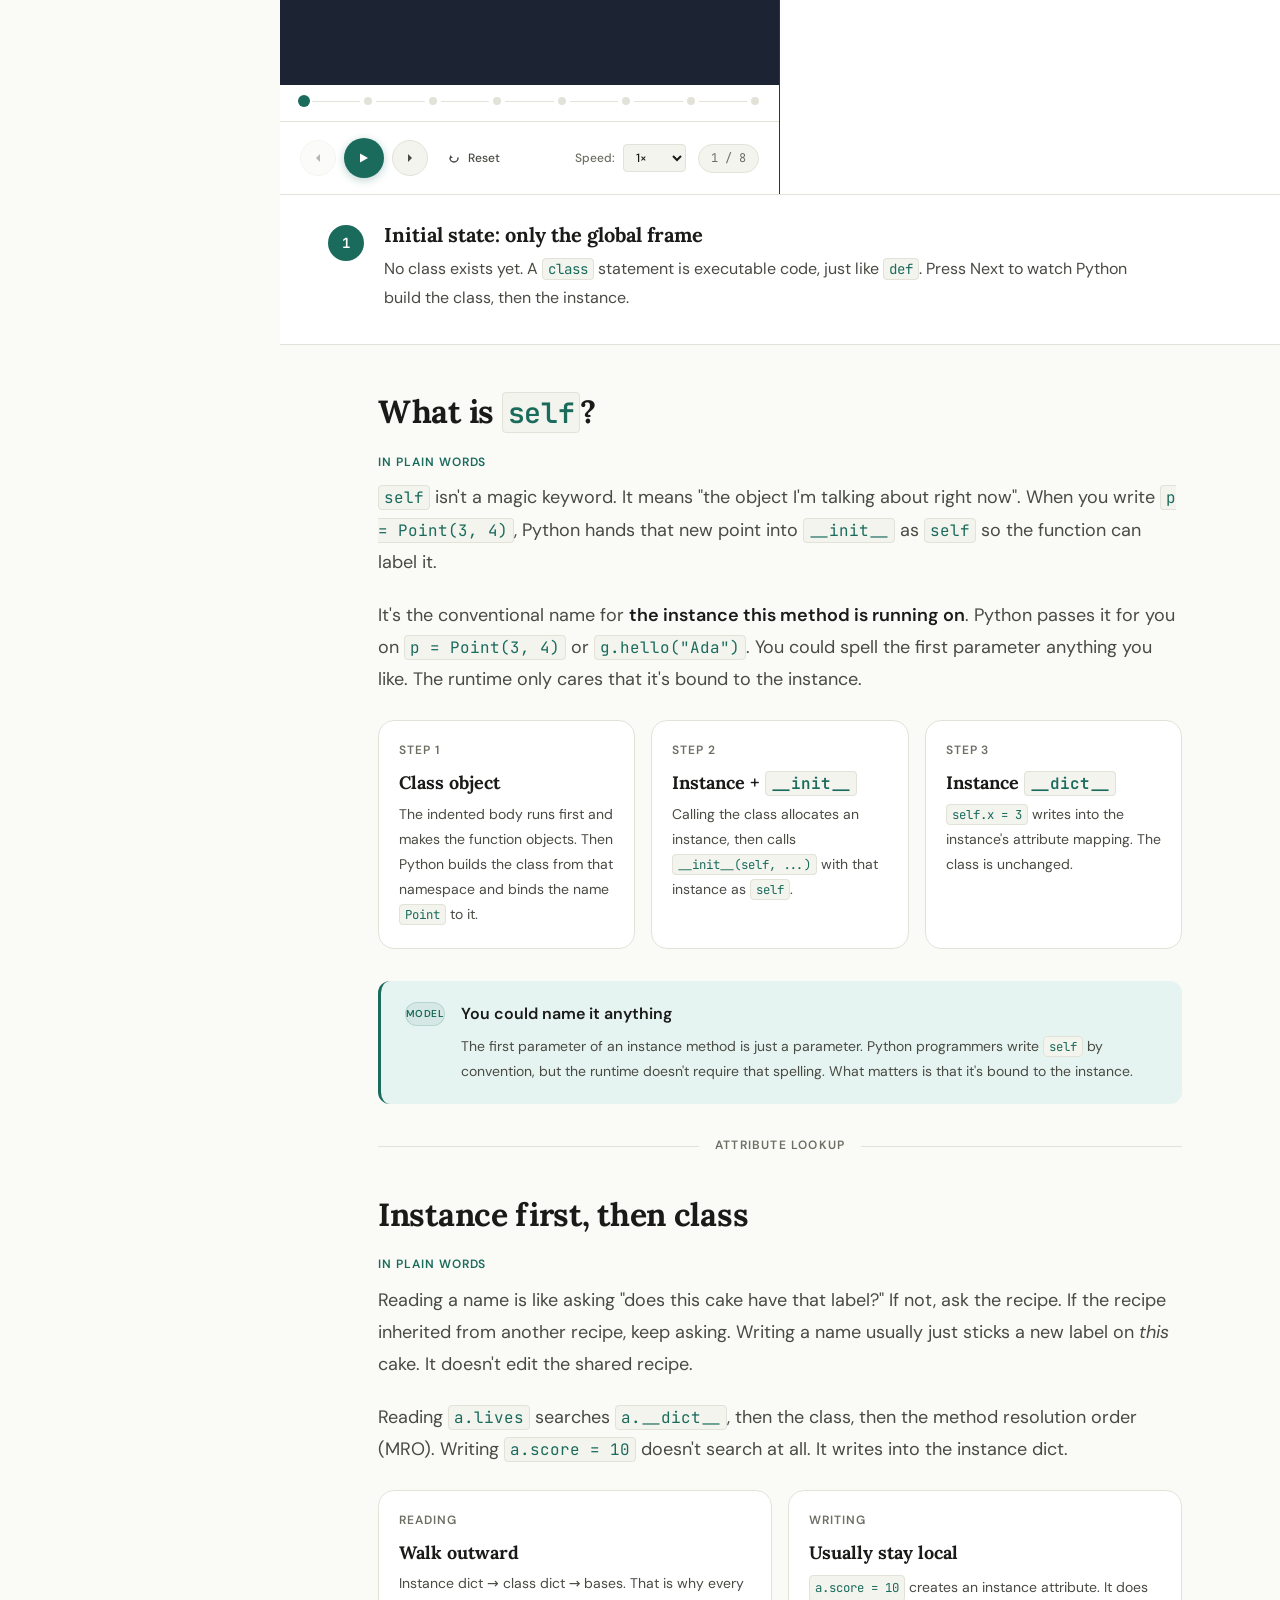
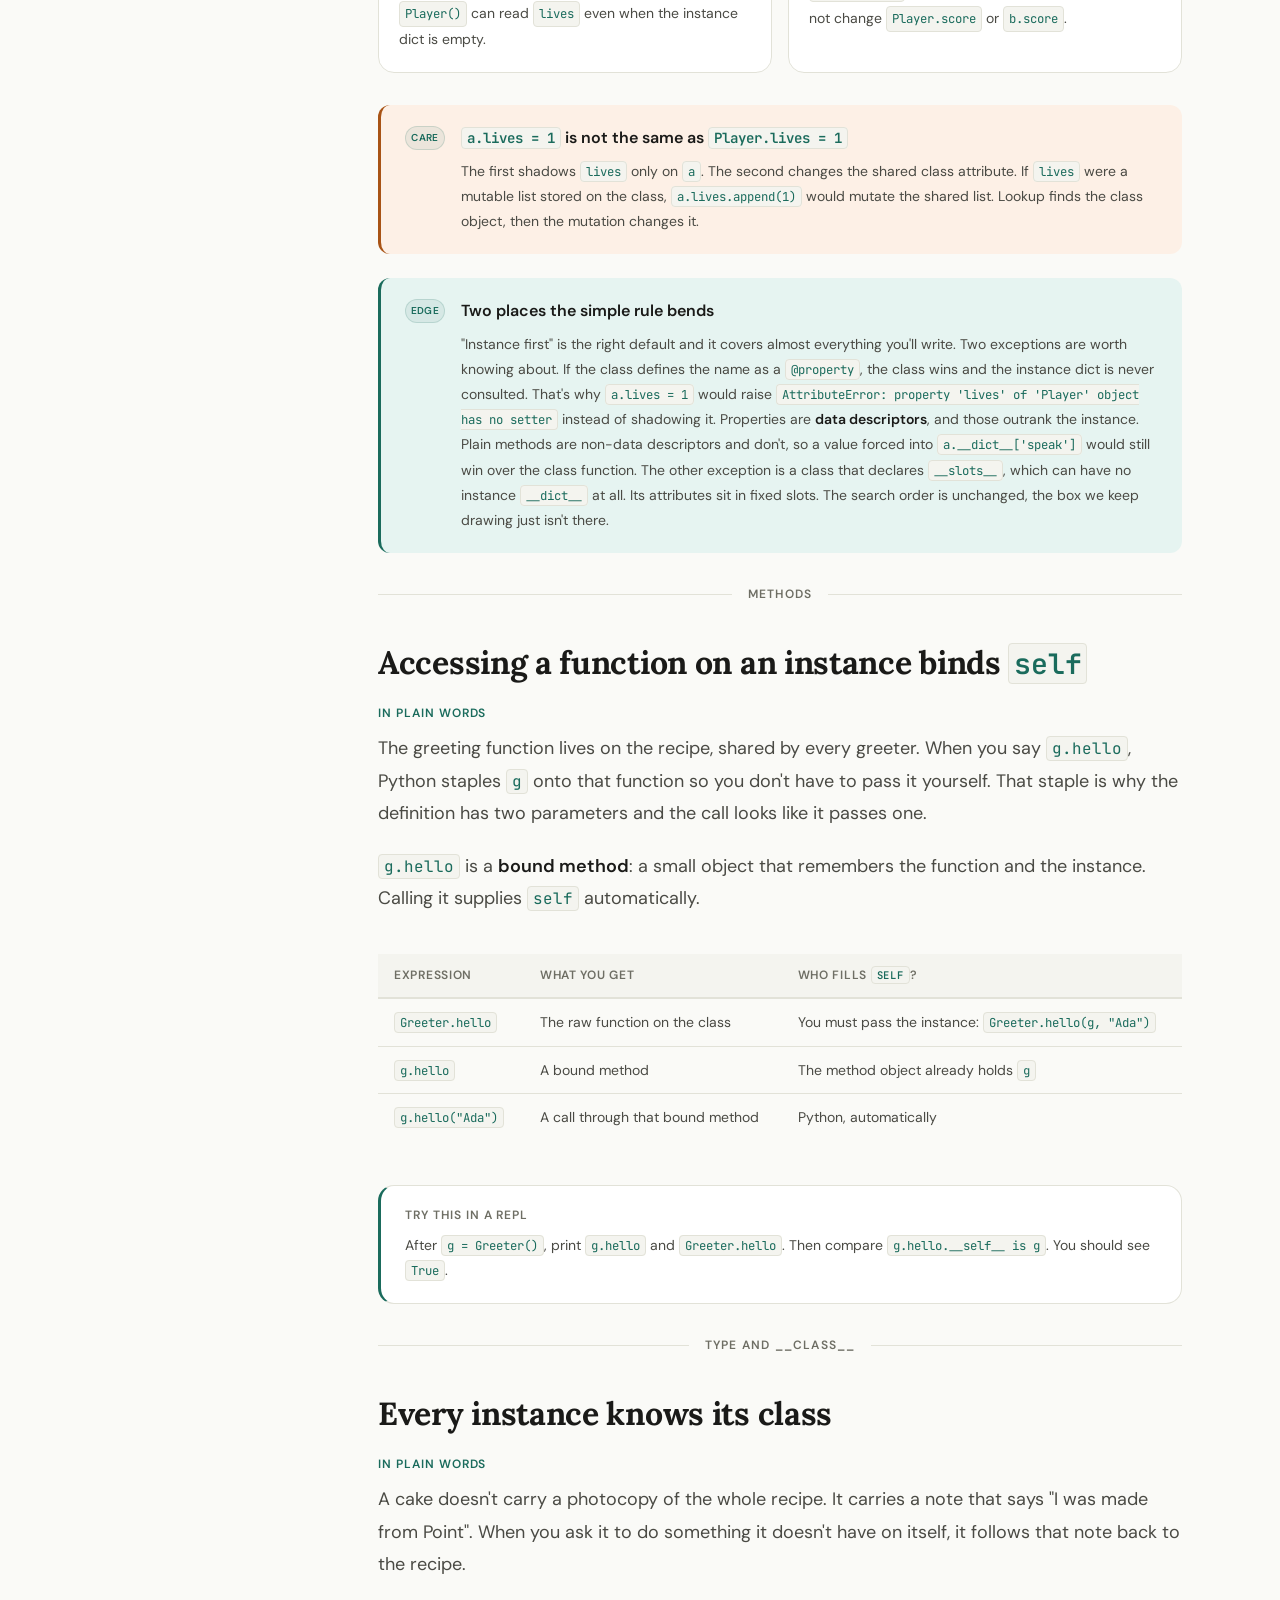
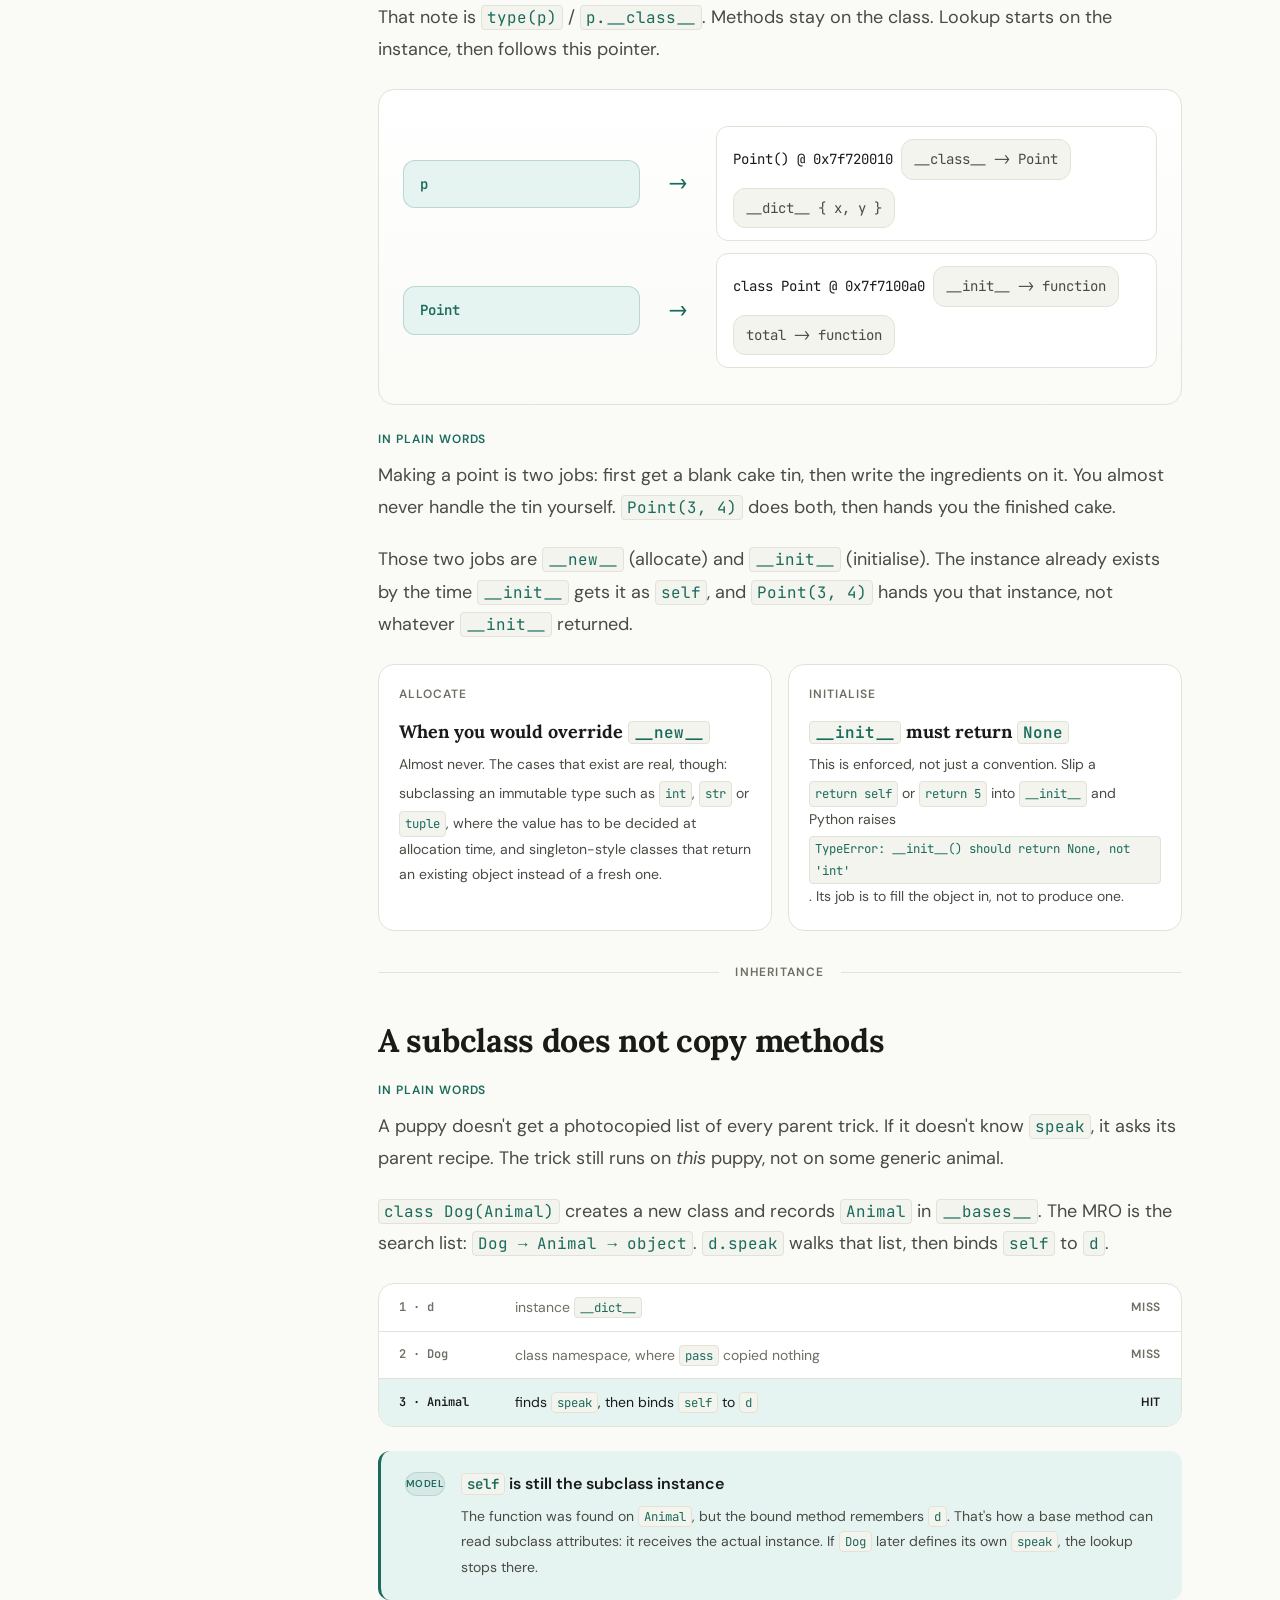
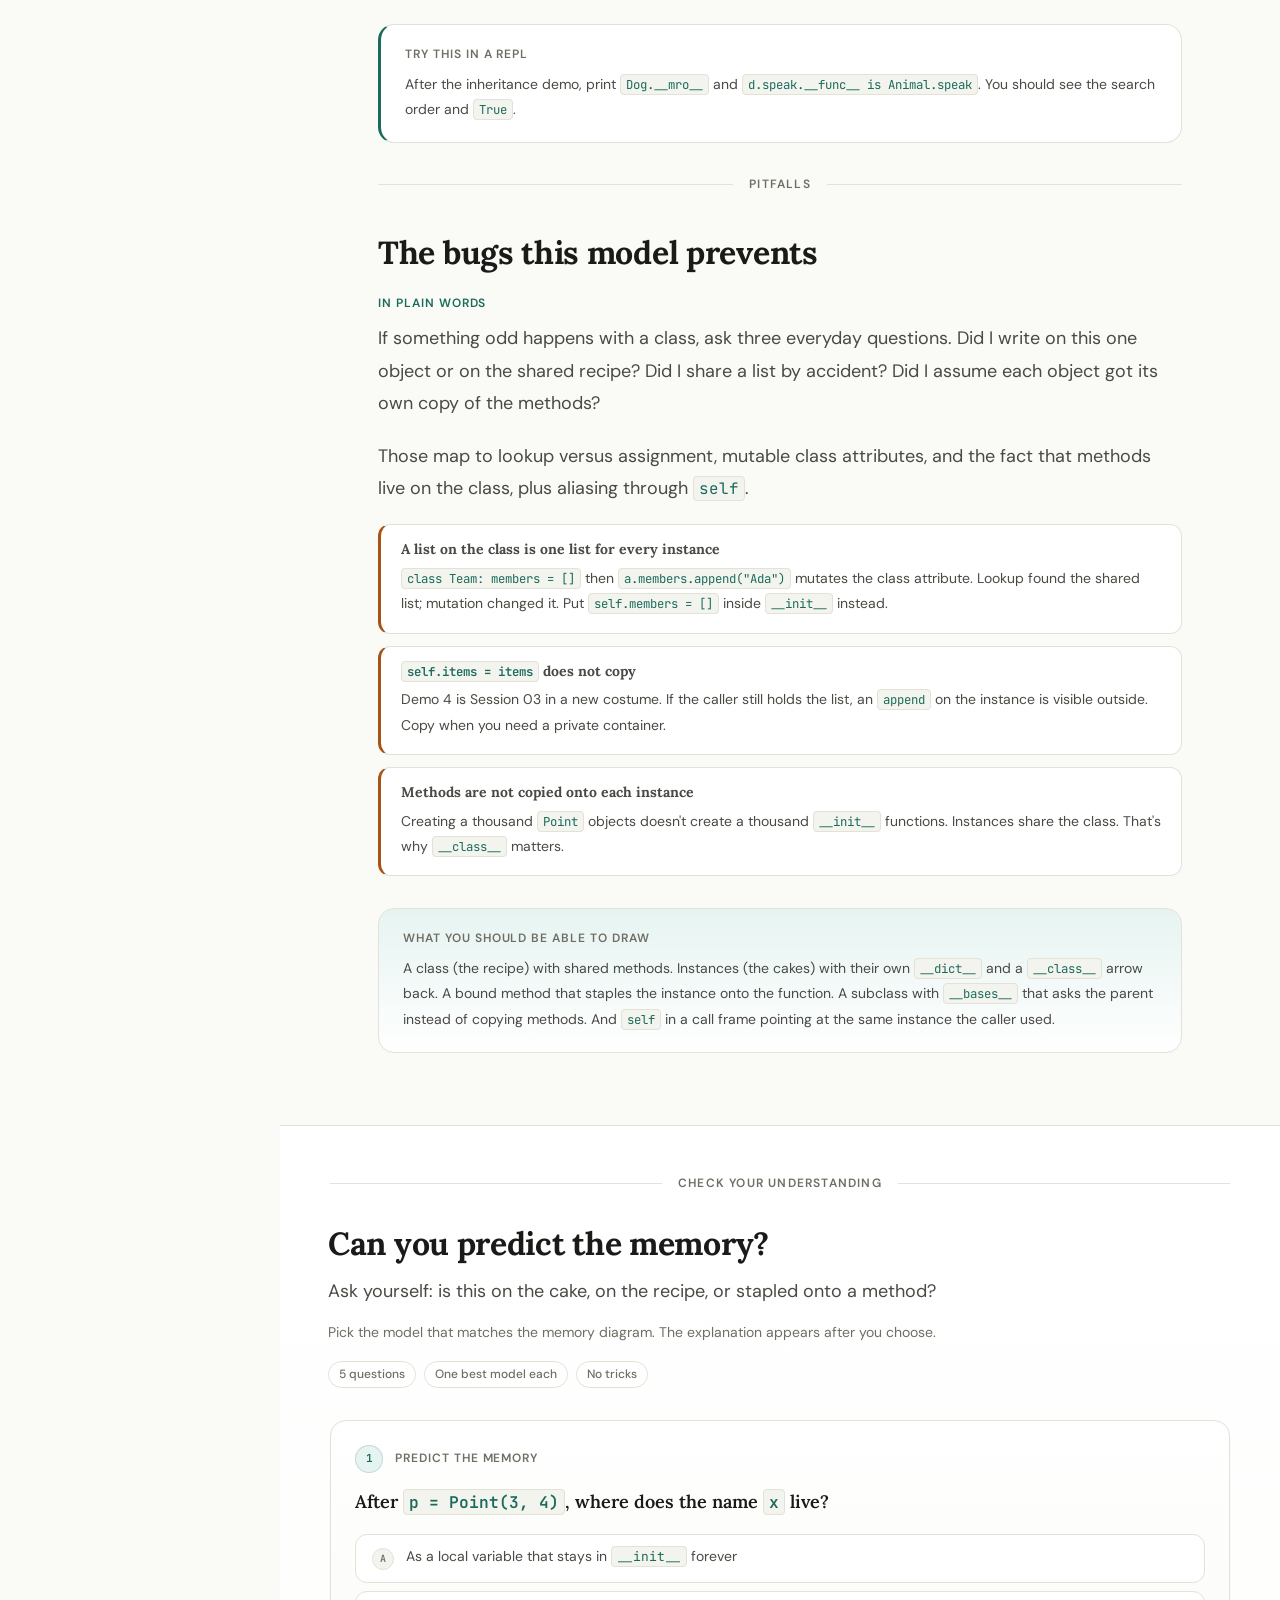
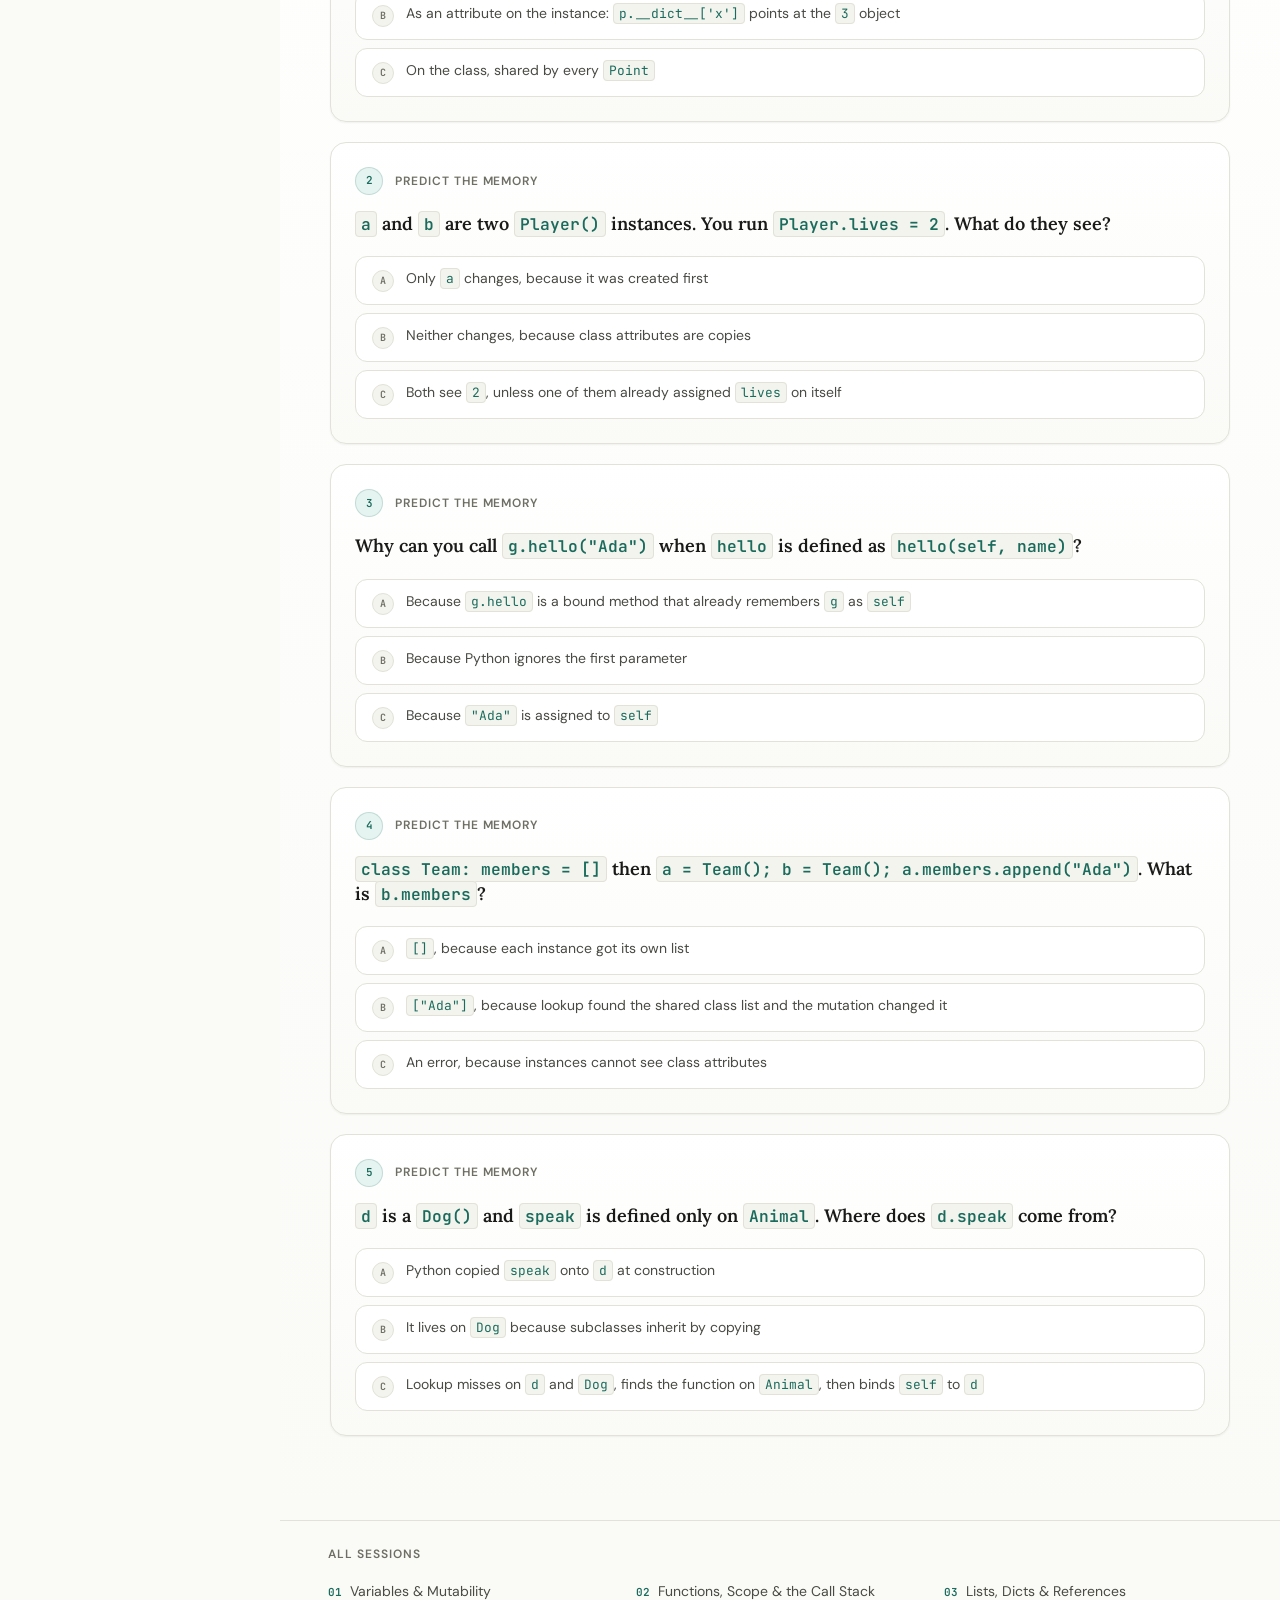
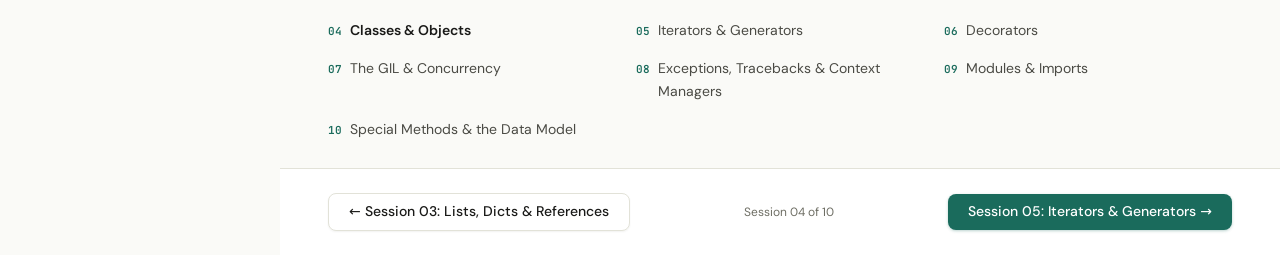
<file: sessions/04-classes/index.html>
<!DOCTYPE html>
<html lang="en">
<head>
  <meta charset="UTF-8" />
  <meta name="viewport" content="width=device-width, initial-scale=1.0" />
  <title>Python Classes and Objects: self, __dict__ and the MRO</title>
  <meta name="description" content="What self really is, where attributes live, how bound methods work, why class attributes are shared and how inheritance is just a longer lookup." />
  <meta name="theme-color" content="#1A6B5C" />
  <link rel="icon" type="image/svg+xml" href="../../assets/images/logo.svg" />
  <link rel="icon" type="image/png" sizes="512x512" href="../../assets/images/icon-512.png" />
  <link rel="apple-touch-icon" href="../../assets/images/apple-touch-icon.png" />
  <link rel="stylesheet" href="../../assets/css/base.css" />
  <link rel="stylesheet" href="../../assets/css/layout.css" />
  <link rel="stylesheet" href="../../assets/css/components.css" />
  <link rel="stylesheet" href="../../assets/css/memory-viz.css" />
  <link rel="stylesheet" href="../../assets/css/animations.css" />
  <link rel="stylesheet" href="../../assets/css/session.css" />
  <!-- seo:head -->
  <link rel="canonical" href="https://inboxpraveen.github.io/Py-Internals/sessions/04-classes/" />
  <meta name="robots" content="index, follow, max-image-preview:large" />
  <meta name="author" content="Praveen Kumar" />
  <meta property="og:type" content="article" />
  <meta property="og:site_name" content="Py Internals" />
  <meta property="og:locale" content="en_GB" />
  <meta property="og:url" content="https://inboxpraveen.github.io/Py-Internals/sessions/04-classes/" />
  <meta property="og:title" content="Python Classes and Objects: self, __dict__ and the MRO" />
  <meta property="og:description" content="What self really is, where attributes live, how bound methods work, why class attributes are shared and how inheritance is just a longer lookup." />
  <meta property="og:image" content="https://inboxpraveen.github.io/Py-Internals/assets/images/og/04-classes.png" />
  <meta property="og:image:width" content="1200" />
  <meta property="og:image:height" content="630" />
  <meta property="og:image:alt" content="Python Classes and Objects: self, __dict__ and the MRO on Py Internals" />
  <meta property="article:published_time" content="2026-08-15" />
  <meta property="article:modified_time" content="2026-11-14" />
  <meta property="article:section" content="Objects" />
  <meta property="article:author" content="https://github.com/inboxpraveen" />
  <meta name="twitter:card" content="summary_large_image" />
  <meta name="twitter:title" content="Python Classes and Objects: self, __dict__ and the MRO" />
  <meta name="twitter:description" content="What self really is, where attributes live, how bound methods work, why class attributes are shared and how inheritance is just a longer lookup." />
  <meta name="twitter:image" content="https://inboxpraveen.github.io/Py-Internals/assets/images/og/04-classes.png" />
  <link rel="alternate" type="application/atom+xml" title="Py Internals sessions" href="https://inboxpraveen.github.io/Py-Internals/feed.xml" />
  <link rel="manifest" href="https://inboxpraveen.github.io/Py-Internals/manifest.webmanifest" />
  <script type="application/ld+json">
{
  "@context": "https://schema.org",
  "@graph": [
    {
      "@type": [
        "Article",
        "LearningResource"
      ],
      "@id": "https://inboxpraveen.github.io/Py-Internals/sessions/04-classes/#lesson",
      "mainEntityOfPage": "https://inboxpraveen.github.io/Py-Internals/sessions/04-classes/",
      "headline": "Session 04: Classes & Objects",
      "name": "Session 04: Classes & Objects",
      "description": "What self really is, where attributes live, how bound methods work, why class attributes are shared and how inheritance is just a longer lookup.",
      "image": "https://inboxpraveen.github.io/Py-Internals/assets/images/og/04-classes.png",
      "author": {
        "@type": "Person",
        "name": "Praveen Kumar",
        "url": "https://github.com/inboxpraveen"
      },
      "publisher": {
        "@type": "Organization",
        "name": "Py Internals",
        "url": "https://inboxpraveen.github.io/Py-Internals/",
        "logo": {
          "@type": "ImageObject",
          "url": "https://inboxpraveen.github.io/Py-Internals/assets/images/icon-512.png",
          "width": 512,
          "height": 512
        },
        "sameAs": [
          "https://github.com/inboxpraveen/Py-Internals"
        ]
      },
      "datePublished": "2026-08-15",
      "dateModified": "2026-11-14",
      "inLanguage": "en",
      "isAccessibleForFree": true,
      "license": "https://creativecommons.org/licenses/by-sa/4.0/",
      "isPartOf": {
        "@type": "Course",
        "@id": "https://inboxpraveen.github.io/Py-Internals/#course",
        "name": "Py Internals",
        "url": "https://inboxpraveen.github.io/Py-Internals/"
      },
      "position": 4,
      "learningResourceType": "Interactive lesson",
      "educationalLevel": "Beginner",
      "timeRequired": "PT45M",
      "teaches": [
        "what self is",
        "instance __dict__ and class namespace",
        "attribute lookup order",
        "bound methods",
        "class attributes versus instance attributes",
        "__new__ and __init__",
        "inheritance and the MRO"
      ],
      "about": [
        "Python (programming language)"
      ],
      "keywords": "what self is, instance __dict__ and class namespace, attribute lookup order, bound methods, class attributes versus instance attributes, __new__ and __init__, inheritance and the MRO"
    },
    {
      "@type": "BreadcrumbList",
      "itemListElement": [
        {
          "@type": "ListItem",
          "position": 1,
          "name": "Home",
          "item": "https://inboxpraveen.github.io/Py-Internals/"
        },
        {
          "@type": "ListItem",
          "position": 2,
          "name": "Session 04: Classes & Objects",
          "item": "https://inboxpraveen.github.io/Py-Internals/sessions/04-classes/"
        }
      ]
    }
  ]
}
  </script>
  <!-- /seo:head -->
</head>
<body>

<a class="skip-link" href="#demo-basic">Skip to the interactive lab</a>

<header class="topbar">
  <div class="topbar__logo">
    <button class="menu-toggle" aria-label="Open session menu">
      <svg aria-hidden="true" width="18" height="18" viewBox="0 0 18 18" fill="none">
        <path d="M2 4h14M2 9h14M2 14h14" stroke="currentColor" stroke-width="1.5" stroke-linecap="round"/>
      </svg>
    </button>
    <a href="../../index.html" class="topbar__home" aria-label="Py Internals home">
      <img class="topbar__logo-mark" src="../../assets/images/logo.svg" alt="" width="32" height="32">
      <span class="topbar__brand">Py<span>Internals</span></span>
    </a>
  </div>
  <div class="topbar__actions">
    <a href="../../glossary.html" class="btn btn--ghost btn--sm">Glossary</a>
    <span class="session-count" data-role="session-count">Session 04 of 10</span>
  </div>
</header>

<div class="sidebar-overlay"></div>

<div class="app-shell" style="grid-template-rows:unset">
  <aside class="sidebar" aria-label="Session sections">
    <div class="sidebar__section">
      <div class="sidebar__label">Session 04</div>
      <a href="#intro" class="sidebar__item active">
        <svg aria-hidden="true" class="sidebar__item-icon" viewBox="0 0 18 18" fill="none" stroke="currentColor" stroke-width="1.5">
          <circle cx="9" cy="9" r="7"/><path d="M9 6v4l2 2"/>
        </svg>
        Introduction
      </a>
      <a href="#demo-basic" class="sidebar__item">
        <svg aria-hidden="true" class="sidebar__item-icon" viewBox="0 0 18 18" fill="none" stroke="currentColor" stroke-width="1.5">
          <path d="M2 9h14M9 2v14"/>
        </svg>
        Interactive Lab
      </a>
      <a href="#self" class="sidebar__item">
        <svg aria-hidden="true" class="sidebar__item-icon" viewBox="0 0 18 18" fill="none" stroke="currentColor" stroke-width="1.5">
          <circle cx="9" cy="6" r="2.5"/><path d="M4 15a5 5 0 0110 0"/>
        </svg>
        self &amp; __init__
      </a>
      <a href="#lookup" class="sidebar__item">
        <svg aria-hidden="true" class="sidebar__item-icon" viewBox="0 0 18 18" fill="none" stroke="currentColor" stroke-width="1.5">
          <circle cx="8" cy="8" r="4.5"/><path d="M11.5 11.5L15 15"/>
        </svg>
        Attribute lookup
      </a>
      <a href="#methods" class="sidebar__item">
        <svg aria-hidden="true" class="sidebar__item-icon" viewBox="0 0 18 18" fill="none" stroke="currentColor" stroke-width="1.5">
          <path d="M7.5 10.5l3-3"/><path d="M10 5.5l1-1a2.8 2.8 0 014 4l-1 1"/><path d="M8 12.5l-1 1a2.8 2.8 0 01-4-4l1-1"/>
        </svg>
        Bound methods
      </a>
      <a href="#lookup-class" class="sidebar__item">
        <svg aria-hidden="true" class="sidebar__item-icon" viewBox="0 0 18 18" fill="none" stroke="currentColor" stroke-width="1.5">
          <rect x="3" y="3" width="12" height="12" rx="2"/><path d="M9 12V6.5M6.5 9L9 6.5l2.5 2.5"/>
        </svg>
        type &amp; __new__
      </a>
      <a href="#inherit" class="sidebar__item">
        <svg aria-hidden="true" class="sidebar__item-icon" viewBox="0 0 18 18" fill="none" stroke="currentColor" stroke-width="1.5">
          <circle cx="9" cy="4" r="1.8"/><circle cx="4.5" cy="14" r="1.8"/><circle cx="13.5" cy="14" r="1.8"/><path d="M9 5.8v3.4M4.5 12.2V9.2h9v3"/>
        </svg>
        Inheritance
      </a>
      <a href="#mistakes" class="sidebar__item">
        <svg aria-hidden="true" class="sidebar__item-icon" viewBox="0 0 18 18" fill="none" stroke="currentColor" stroke-width="1.5">
          <path d="M9 2.8l6.5 11.4H2.5z"/><path d="M9 7.2v3.2M9 12.4h.01"/>
        </svg>
        Common mistakes
      </a>
      <a href="#quiz" class="sidebar__item">
        <svg aria-hidden="true" class="sidebar__item-icon" viewBox="0 0 18 18" fill="none" stroke="currentColor" stroke-width="1.5">
          <circle cx="9" cy="9" r="7"/><path d="M7 7a2 2 0 113 1.7V10"/><path d="M9 13h.01"/>
        </svg>
        Check yourself
      </a>
    </div>
    <div class="sidebar__section">
      <div class="sidebar__label">Course</div>
      <a href="../03-lists-dicts/" class="sidebar__item">
        <svg aria-hidden="true" class="sidebar__item-icon" viewBox="0 0 18 18" fill="none" stroke="currentColor" stroke-width="1.5">
          <path d="M11 5l-4 4 4 4"/>
        </svg>
        Previous Session
      </a>
      <a href="../05-iterators/" class="sidebar__item">
        <svg aria-hidden="true" class="sidebar__item-icon" viewBox="0 0 18 18" fill="none" stroke="currentColor" stroke-width="1.5">
          <path d="M7 5l4 4-4 4"/>
        </svg>
        Next Session
      </a>
      <a href="../../glossary.html" class="sidebar__item">
        <svg aria-hidden="true" class="sidebar__item-icon" viewBox="0 0 18 18" fill="none" stroke="currentColor" stroke-width="1.5">
          <path d="M4 3h8a2 2 0 012 2v10H6a2 2 0 01-2-2z"/><path d="M4 13h10"/>
        </svg>
        Glossary
      </a>
      <a href="../../index.html" class="sidebar__item">
        <svg aria-hidden="true" class="sidebar__item-icon" viewBox="0 0 18 18" fill="none" stroke="currentColor" stroke-width="1.5">
          <path d="M3 9L9 3l6 6M5 7v8h8V7"/>
        </svg>
        All Sessions
      </a>
    </div>
  </aside>

  <main class="main-content">
    <div class="session-hero" id="intro">
      <div class="session-hero__breadcrumb">
        <a href="../../index.html">Home</a>
        <span>›</span>
        Session 04
      </div>
      <div class="session-hero__eyebrow">Objects · Session 04</div>
      <h1 class="session-hero__title">Classes &amp; Objects</h1>
      <p class="session-hero__subtitle">
        Think of a class as a recipe and an instance as one cake. <code>self</code> just means "this cake". Once you see where the ingredients live and where the instructions live, object-oriented Python stops feeling like magic.
      </p>
      <div class="session-meta">
        <div class="session-meta__item">~45 minutes</div>
        <div class="session-meta__item">5 interactive demos</div>
        <div class="session-meta__item">Builds on Sessions 01 to 03</div>
      </div>
    </div>

    <div class="progress-bar"><div class="progress-bar__fill" id="readProgress" style="width:0%"></div></div>

    <section class="learning-overview">
      <div class="learning-card">
        <div class="learning-card__label">Learning goal</div>
        <h2 class="learning-card__title">Data on the cake. Instructions on the recipe.</h2>
        <p class="learning-card__body">
          Each instance keeps its own attributes. Methods are shared on the class and aren't copied onto every object. <code>self</code> is just that instance being passed in. Reading a name walks from the instance to the class to the parent classes.
        </p>
        <div class="concept-chip-row">
          <span class="type-chip type-chip--class">class</span>
          <span class="type-chip type-chip--instance">instance</span>
          <span class="type-chip type-chip--method">bound method</span>
          <span class="type-chip type-chip--dict">__dict__</span>
          <span class="type-chip type-chip--function">__init__</span>
          <span class="type-chip type-chip--class">MRO</span>
        </div>
      </div>
      <div class="learning-card">
        <div class="learning-card__label">Recommended path</div>
        <div class="learning-path">
          <div class="learning-path__step">
            <span class="learning-path__num">1</span>
            <span><strong>Watch construction.</strong> Class first, then instance, then <code>__init__</code> writing attributes.</span>
          </div>
          <div class="learning-path__step">
            <span class="learning-path__num">2</span>
            <span><strong>Ask where the name lives.</strong> Instance dict, class dict, or a bound method object?</span>
          </div>
          <div class="learning-path__step">
            <span class="learning-path__num">3</span>
            <span><strong>Reuse earlier rules.</strong> Storing a list on <code>self</code> is still aliasing. Inheritance is just a longer lookup.</span>
          </div>
        </div>
      </div>
    </section>

    <div id="demo-basic">
      <section class="stage-intro" aria-labelledby="stage-title">
        <div>
          <div class="stage-intro__label">Interactive lab</div>
          <h2 id="stage-title">Follow a class from definition to a method call</h2>
          <p>
            Watch the recipe appear, then one cake, then the cake getting its own labels. The memory panel shows the class, the instance and the call frames. Each instance has a <code>__class__</code> link back to its type, and every arrow you see in a <code>__dict__</code> row is a reference to another box on the same panel.
          </p>
        </div>
        <div class="stage-intro__hint">
          Tip: when you see <code>self</code>, find the instance it points at. The same address means the same object.
        </div>
      </section>

      <div class="demo-guide">
        <div class="demo-guide__step"><span class="demo-guide__badge">1</span> Choose a demo</div>
        <span class="demo-guide__arrow">›</span>
        <div class="demo-guide__step"><span class="demo-guide__badge">2</span> Step with <kbd>→</kbd> or Play</div>
        <span class="demo-guide__arrow">›</span>
        <div class="demo-guide__step"><span class="demo-guide__badge">3</span> Watch class vs instance dicts</div>
        <span class="demo-guide__arrow">›</span>
        <div class="demo-guide__step"><span class="demo-guide__badge">4</span> Read the model below</div>
      </div>

      <div class="mem-legend" aria-label="How to read the memory diagram">
        <div class="mem-legend__item"><span class="mem-legend__swatch mem-legend__swatch--stack"></span> Call stack: names, including <code>self</code></div>
        <div class="mem-legend__item"><span class="mem-legend__swatch mem-legend__swatch--heap"></span> Heap: class, instance, method. <code>__class__</code> is the type link</div>
        <div class="mem-legend__item"><kbd>→</kbd> next <kbd>←</kbd> back <kbd>Space</kbd> play <kbd>R</kbd> reset</div>
      </div>

      <div class="demo-selector">
        <button class="demo-pill active" data-demo="create">1 · Create an instance</button>
        <button class="demo-pill" data-demo="classAttr">2 · Class vs instance</button>
        <button class="demo-pill" data-demo="method">3 · Bound methods</button>
        <button class="demo-pill" data-demo="sharedMut">4 · Mutable on self</button>
        <button class="demo-pill" data-demo="inherit">5 · Inheritance</button>
      </div>

      <div class="demo-watch" id="demoWatch"></div>

      <div class="stage" id="stage">
        <div class="stage__code-panel">
          <div class="panel-header panel-header--dark">
            <span>python</span>
            <div style="display:flex;align-items:center;gap:6px" aria-hidden="true">
              <div class="code-block__dot"></div>
              <div class="code-block__dot"></div>
              <div class="code-block__dot"></div>
            </div>
          </div>
          <div class="code-panel-body" id="codePanel"></div>
          <div class="step-track" data-role="step-track" id="stepTrack" role="group" aria-label="Jump to a step"></div>
          <div class="playback-controls" id="controls">
            <div class="playback-controls__left">
              <button class="step-btn" data-action="prev" title="Previous step" aria-label="Previous step" disabled>
                <svg aria-hidden="true" width="12" height="12" viewBox="0 0 12 12" fill="currentColor"><path d="M8 2L4 6l4 4"/></svg>
              </button>
              <button class="play-btn" data-action="play" title="Play / Pause" aria-label="Play the walkthrough">
                <svg aria-hidden="true" width="14" height="14" viewBox="0 0 14 14" fill="currentColor"><path d="M3 2.5l8 4.5-8 4.5z"/></svg>
              </button>
              <button class="step-btn" data-action="next" title="Next step" aria-label="Next step">
                <svg aria-hidden="true" width="12" height="12" viewBox="0 0 12 12" fill="currentColor"><path d="M4 2l4 4-4 4"/></svg>
              </button>
              <button class="btn btn--ghost btn--sm" data-action="reset" title="Reset" aria-label="Reset to the first step">
                <svg aria-hidden="true" width="12" height="12" viewBox="0 0 12 12" fill="none" stroke="currentColor" stroke-width="1.5">
                  <path d="M10 6A4 4 0 112 6" stroke-linecap="round"/>
                  <path d="M2 3v3h3" fill="currentColor" stroke="none"/>
                </svg>
                Reset
              </button>
            </div>
            <div class="playback-controls__right">
              <div class="speed-control">
                <label for="speedSelect">Speed:</label>
                <select class="speed-select" id="speedSelect" data-action="speed">
                  <option value="1700">0.5×</option>
                  <option value="900" selected>1×</option>
                  <option value="600">1.5×</option>
                  <option value="400">2×</option>
                </select>
              </div>
              <span class="step-counter" data-role="step-counter">1 / 1</span>
            </div>
          </div>
        </div>
        <div class="stage__memory-panel">
          <div class="panel-header">
            <span style="color:var(--clr-text-3)">Memory</span>
            <div style="display:flex;align-items:center;gap:6px;font-size:var(--fs-xs);color:var(--clr-text-3)">
              <span style="display:inline-block;width:8px;height:8px;background:var(--clr-mem-stack);border-radius:2px;opacity:.6"></span>
              stack
              <span style="display:inline-block;width:8px;height:8px;background:var(--clr-mem-heap);border-radius:2px;opacity:.6;margin-left:4px"></span>
              heap
            </div>
          </div>
          <div class="mem-panel-body" id="memPanel"></div>
        </div>
        <div class="explanation-strip" aria-live="polite">
          <div class="explanation-strip__step-num" id="stepNum">1</div>
          <div class="explanation-strip__content">
            <h3 id="stepTitle" class="explanation-text">Initial state: only the global frame</h3>
            <p id="stepDesc" class="explanation-text">Press Play or use Next to watch a class become an instance.</p>
          </div>
        </div>
      </div>
    </div>

    <article class="narrative">
      <h2 id="self">What is <code>self</code>?</h2>
      <p class="in-plain">
        <span class="in-plain__label">In plain words</span>
        <code>self</code> isn't a magic keyword. It means "the object I'm talking about right now". When you write <code>p = Point(3, 4)</code>, Python hands that new point into <code>__init__</code> as <code>self</code> so the function can label it.
      </p>
      <p class="narrative-lede then-precise">
        It's the conventional name for <strong>the instance this method is running on</strong>. Python passes it for you on <code>p = Point(3, 4)</code> or <code>g.hello("Ada")</code>. You could spell the first parameter anything you like. The runtime only cares that it's bound to the instance.
      </p>

      <div class="flow-grid">
        <div class="flow-card">
          <div class="section-label">Step 1</div>
          <h3>Class object</h3>
          <p>The indented body runs first and makes the function objects. Then Python builds the class from that namespace and binds the name <code>Point</code> to it.</p>
        </div>
        <div class="flow-card">
          <div class="section-label">Step 2</div>
          <h3>Instance + <code>__init__</code></h3>
          <p>Calling the class allocates an instance, then calls <code>__init__(self, ...)</code> with that instance as <code>self</code>.</p>
        </div>
        <div class="flow-card">
          <div class="section-label">Step 3</div>
          <h3>Instance <code>__dict__</code></h3>
          <p><code>self.x = 3</code> writes into the instance's attribute mapping. The class is unchanged.</p>
        </div>
      </div>

      <div class="callout callout--info">
        <div class="callout__icon">Model</div>
        <div>
          <div class="callout__title">You could name it anything</div>
          <div class="callout__body">
            The first parameter of an instance method is just a parameter. Python programmers write <code>self</code> by convention, but the runtime doesn't require that spelling. What matters is that it's bound to the instance.
          </div>
        </div>
      </div>

      <div id="lookup">
        <div class="section-divider"><div class="section-divider__label">Attribute lookup</div></div>
        <h2>Instance first, then class</h2>
        <p class="in-plain">
          <span class="in-plain__label">In plain words</span>
          Reading a name is like asking "does this cake have that label?" If not, ask the recipe. If the recipe inherited from another recipe, keep asking. Writing a name usually just sticks a new label on <em>this</em> cake. It doesn't edit the shared recipe.
        </p>
        <p class="then-precise">
          Reading <code>a.lives</code> searches <code>a.__dict__</code>, then the class, then the
          <a href="../../glossary.html#mro">method resolution order (MRO)</a>.
          Writing <code>a.score = 10</code> doesn't search at all. It writes into the instance dict.
        </p>

        <div class="rule-grid">
          <div class="rule-card">
            <div class="rule-card__label">Reading</div>
            <h3>Walk outward</h3>
            <p>Instance dict → class dict → bases. That is why every <code>Player()</code> can read <code>lives</code> even when the instance dict is empty.</p>
          </div>
          <div class="rule-card">
            <div class="rule-card__label">Writing</div>
            <h3>Usually stay local</h3>
            <p><code>a.score = 10</code> creates an instance attribute. It does not change <code>Player.score</code> or <code>b.score</code>.</p>
          </div>
        </div>

        <div class="callout callout--warn">
          <div class="callout__icon">Care</div>
          <div>
            <div class="callout__title"><code>a.lives = 1</code> is not the same as <code>Player.lives = 1</code></div>
            <div class="callout__body">
              The first shadows <code>lives</code> only on <code>a</code>. The second changes the shared class attribute.
              If <code>lives</code> were a mutable list stored on the class, <code>a.lives.append(1)</code> would mutate the shared list. Lookup finds the class object, then the mutation changes it.
            </div>
          </div>
        </div>

        <div class="callout callout--info">
          <div class="callout__icon">Edge</div>
          <div>
            <div class="callout__title">Two places the simple rule bends</div>
            <div class="callout__body">
              "Instance first" is the right default and it covers almost everything you'll write. Two exceptions are worth knowing about. If the class defines the name as a <code>@property</code>, the class wins and the instance dict is never consulted. That's why <code>a.lives = 1</code> would raise <code>AttributeError: property 'lives' of 'Player' object has no setter</code> instead of shadowing it. Properties are <strong>data descriptors</strong>, and those outrank the instance. Plain methods are non-data descriptors and don't, so a value forced into <code>a.__dict__['speak']</code> would still win over the class function. The other exception is a class that declares <code>__slots__</code>, which can have no instance <code>__dict__</code> at all. Its attributes sit in fixed slots. The search order is unchanged, the box we keep drawing just isn't there.
            </div>
          </div>
        </div>
      </div>

      <div id="methods">
        <div class="section-divider"><div class="section-divider__label">Methods</div></div>
        <h2>Accessing a function on an instance binds <code>self</code></h2>
        <p class="in-plain">
          <span class="in-plain__label">In plain words</span>
          The greeting function lives on the recipe, shared by every greeter. When you say <code>g.hello</code>, Python staples <code>g</code> onto that function so you don't have to pass it yourself. That staple is why the definition has two parameters and the call looks like it passes one.
        </p>
        <p class="then-precise">
          <code>g.hello</code> is a <strong>bound method</strong>: a small object that remembers
          the function and the instance. Calling it supplies <code>self</code> automatically.
        </p>

        <div style="overflow-x:auto">
          <table class="comparison-table">
            <thead>
              <tr>
                <th>Expression</th>
                <th>What you get</th>
                <th>Who fills <code>self</code>?</th>
              </tr>
            </thead>
            <tbody>
              <tr>
                <td><code>Greeter.hello</code></td>
                <td>The raw function on the class</td>
                <td>You must pass the instance: <code>Greeter.hello(g, "Ada")</code></td>
              </tr>
              <tr>
                <td><code>g.hello</code></td>
                <td>A bound method</td>
                <td>The method object already holds <code>g</code></td>
              </tr>
              <tr>
                <td><code>g.hello("Ada")</code></td>
                <td>A call through that bound method</td>
                <td>Python, automatically</td>
              </tr>
            </tbody>
          </table>
        </div>

        <div class="try-this">
          <div class="try-this__label">Try this in a REPL</div>
          <p>
            After <code>g = Greeter()</code>, print <code>g.hello</code> and <code>Greeter.hello</code>.
            Then compare <code>g.hello.__self__ is g</code>. You should see <code>True</code>.
          </p>
        </div>
      </div>

      <div id="lookup-class">
        <div class="section-divider"><div class="section-divider__label">type and __class__</div></div>
        <h2>Every instance knows its class</h2>
        <p class="in-plain">
          <span class="in-plain__label">In plain words</span>
          A cake doesn't carry a photocopy of the whole recipe. It carries a note that says "I was made from Point". When you ask it to do something it doesn't have on itself, it follows that note back to the recipe.
        </p>
        <p class="then-precise">
          That note is <code>type(p)</code> / <code>p.__class__</code>. Methods stay on the class.
          Lookup starts on the instance, then follows this pointer.
        </p>

        <div class="reference-map" aria-label="Instance points at its class">
          <div class="reference-map__row">
            <div class="reference-map__name">p</div>
            <div class="reference-map__arrow">-&gt;</div>
            <div class="reference-map__object">
              Point() @ 0x7f720010
              <span class="reference-map__slot">__class__ -&gt; Point</span>
              <span class="reference-map__slot">__dict__ { x, y }</span>
            </div>
          </div>
          <div class="reference-map__row">
            <div class="reference-map__name">Point</div>
            <div class="reference-map__arrow">-&gt;</div>
            <div class="reference-map__object">
              class Point @ 0x7f7100a0
              <span class="reference-map__slot">__init__ -&gt; function</span>
              <span class="reference-map__slot">total -&gt; function</span>
            </div>
          </div>
        </div>

        <p class="in-plain">
          <span class="in-plain__label">In plain words</span>
          Making a point is two jobs: first get a blank cake tin, then write the ingredients on it. You almost never handle the tin yourself. <code>Point(3, 4)</code> does both, then hands you the finished cake.
        </p>
        <p class="then-precise">
          Those two jobs are <code>__new__</code> (allocate) and <code>__init__</code> (initialise).
          The instance already exists by the time <code>__init__</code> gets it as <code>self</code>,
          and <code>Point(3, 4)</code> hands you that instance, not whatever <code>__init__</code> returned.
        </p>

        <div class="rule-grid">
          <div class="rule-card">
            <div class="rule-card__label">Allocate</div>
            <h3>When you would override <code>__new__</code></h3>
            <p>
              Almost never. The cases that exist are real, though: subclassing an immutable type such as
              <code>int</code>, <code>str</code> or <code>tuple</code>, where the value has to be decided at
              allocation time, and singleton-style classes that return an existing object instead of a fresh one.
            </p>
          </div>
          <div class="rule-card">
            <div class="rule-card__label">Initialise</div>
            <h3><code>__init__</code> must return <code>None</code></h3>
            <p>
              This is enforced, not just a convention. Slip a <code>return self</code> or <code>return 5</code> into <code>__init__</code> and Python raises <code>TypeError: __init__() should return None, not 'int'</code>. Its job is to fill the object in, not to produce one.
            </p>
          </div>
        </div>
      </div>

      <div id="inherit">
        <div class="section-divider"><div class="section-divider__label">Inheritance</div></div>
        <h2>A subclass does not copy methods</h2>
        <p class="in-plain">
          <span class="in-plain__label">In plain words</span>
          A puppy doesn't get a photocopied list of every parent trick. If it doesn't know <code>speak</code>, it asks its parent recipe. The trick still runs on <em>this</em> puppy, not on some generic animal.
        </p>
        <p class="then-precise">
          <code>class Dog(Animal)</code> creates a new class and records <code>Animal</code>
          in <code>__bases__</code>. The MRO is the search list:
          <code>Dog → Animal → object</code>. <code>d.speak</code> walks that list, then binds
          <code>self</code> to <code>d</code>.
        </p>

        <div class="lookup-path" aria-label="Lookup path for d.speak">
          <div class="lookup-path__step is-miss">
            <span class="lookup-path__where">1 · d</span>
            <span>instance <code>__dict__</code></span>
            <span class="lookup-path__result">miss</span>
          </div>
          <div class="lookup-path__step is-miss">
            <span class="lookup-path__where">2 · Dog</span>
            <span>class namespace, where <code>pass</code> copied nothing</span>
            <span class="lookup-path__result">miss</span>
          </div>
          <div class="lookup-path__step is-hit">
            <span class="lookup-path__where">3 · Animal</span>
            <span>finds <code>speak</code>, then binds <code>self</code> to <code>d</code></span>
            <span class="lookup-path__result">hit</span>
          </div>
        </div>

        <div class="callout callout--info">
          <div class="callout__icon">Model</div>
          <div>
            <div class="callout__title"><code>self</code> is still the subclass instance</div>
            <div class="callout__body">
              The function was found on <code>Animal</code>, but the bound method remembers <code>d</code>. That's how a base method can read subclass attributes: it receives the actual instance. If <code>Dog</code> later defines its own <code>speak</code>, the lookup stops there.
            </div>
          </div>
        </div>

        <div class="try-this">
          <div class="try-this__label">Try this in a REPL</div>
          <p>
            After the inheritance demo, print <code>Dog.__mro__</code> and <code>d.speak.__func__ is Animal.speak</code>.
            You should see the search order and <code>True</code>.
          </p>
        </div>
      </div>

      <div id="mistakes">
        <div class="section-divider"><div class="section-divider__label">Pitfalls</div></div>
        <h2>The bugs this model prevents</h2>
        <p class="in-plain">
          <span class="in-plain__label">In plain words</span>
          If something odd happens with a class, ask three everyday questions. Did I write on this one object or on the shared recipe? Did I share a list by accident? Did I assume each object got its own copy of the methods?
        </p>
        <p class="then-precise">
          Those map to lookup versus assignment, mutable class attributes, and the fact that methods live on the class, plus aliasing through <code>self</code>.
        </p>

        <div class="mistake-list">
          <div class="mistake-item">
            <h3>A list on the class is one list for every instance</h3>
            <p>
              <code>class Team: members = []</code> then <code>a.members.append("Ada")</code> mutates
              the class attribute. Lookup found the shared list; mutation changed it.
              Put <code>self.members = []</code> inside <code>__init__</code> instead.
            </p>
          </div>
          <div class="mistake-item">
            <h3><code>self.items = items</code> does not copy</h3>
            <p>
              Demo 4 is Session 03 in a new costume. If the caller still holds the list, an <code>append</code> on the instance is visible outside. Copy when you need a private container.
            </p>
          </div>
          <div class="mistake-item">
            <h3>Methods are not copied onto each instance</h3>
            <p>
              Creating a thousand <code>Point</code> objects doesn't create a thousand <code>__init__</code> functions. Instances share the class. That's why <code>__class__</code> matters.
            </p>
          </div>
        </div>

        <div class="recap-box">
          <div class="recap-box__label">What you should be able to draw</div>
          <p>
            A class (the recipe) with shared methods. Instances (the cakes) with their own
            <code>__dict__</code> and a <code>__class__</code> arrow back. A bound method
            that staples the instance onto the function. A subclass with <code>__bases__</code>
            that asks the parent instead of copying methods. And <code>self</code> in a
            call frame pointing at the same instance the caller used.
          </p>
        </div>
      </div>
    </article>

    <section class="quiz" id="quiz" data-session="04-classes">
      <div class="section-divider"><div class="section-divider__label">Check your understanding</div></div>
      <h2>Can you predict the memory?</h2>
      <p class="quiz__lede">Ask yourself: is this on the cake, on the recipe, or stapled onto a method?</p>

      <div class="quiz-card" data-answer="1">
        <div class="quiz-card__q">1. After <code>p = Point(3, 4)</code>, where does the name <code>x</code> live?</div>
        <button class="quiz-option" data-choice="0">As a local variable that stays in <code>__init__</code> forever</button>
        <button class="quiz-option" data-choice="1">As an attribute on the instance: <code>p.__dict__['x']</code> points at the <code>3</code> object</button>
        <button class="quiz-option" data-choice="2">On the class, shared by every <code>Point</code></button>
        <div class="quiz-explain">
          <code>self.x = x</code> copies a reference into the instance dict. The <code>__init__</code> locals disappear when the call returns.
        </div>
      </div>

      <div class="quiz-card" data-answer="2">
        <div class="quiz-card__q">2. <code>a</code> and <code>b</code> are two <code>Player()</code> instances. You run <code>Player.lives = 2</code>. What do they see?</div>
        <button class="quiz-option" data-choice="0">Only <code>a</code> changes, because it was created first</button>
        <button class="quiz-option" data-choice="1">Neither changes, because class attributes are copies</button>
        <button class="quiz-option" data-choice="2">Both see <code>2</code>, unless one of them already assigned <code>lives</code> on itself</button>
        <div class="quiz-explain">
          Lookup misses on the instance and finds <code>lives</code> on the class. An instance assignment would shadow that name for that instance only.
        </div>
      </div>

      <div class="quiz-card" data-answer="0">
        <div class="quiz-card__q">3. Why can you call <code>g.hello("Ada")</code> when <code>hello</code> is defined as <code>hello(self, name)</code>?</div>
        <button class="quiz-option" data-choice="0">Because <code>g.hello</code> is a bound method that already remembers <code>g</code> as <code>self</code></button>
        <button class="quiz-option" data-choice="1">Because Python ignores the first parameter</button>
        <button class="quiz-option" data-choice="2">Because <code>"Ada"</code> is assigned to <code>self</code></button>
        <div class="quiz-explain">
          Attribute access on the instance creates a bound method. The call only needs the remaining arguments.
        </div>
      </div>

      <div class="quiz-card" data-answer="1">
        <div class="quiz-card__q">4. <code>class Team: members = []</code> then <code>a = Team(); b = Team(); a.members.append("Ada")</code>. What is <code>b.members</code>?</div>
        <button class="quiz-option" data-choice="0"><code>[]</code>, because each instance got its own list</button>
        <button class="quiz-option" data-choice="1"><code>["Ada"]</code>, because lookup found the shared class list and the mutation changed it</button>
        <button class="quiz-option" data-choice="2">An error, because instances cannot see class attributes</button>
        <div class="quiz-explain">
          Reading <code>a.members</code> misses on the instance and finds the class list. <code>append</code> mutates that one object. Put <code>self.members = []</code> in <code>__init__</code>.
        </div>
      </div>

      <div class="quiz-card" data-answer="2">
        <div class="quiz-card__q">5. <code>d</code> is a <code>Dog()</code> and <code>speak</code> is defined only on <code>Animal</code>. Where does <code>d.speak</code> come from?</div>
        <button class="quiz-option" data-choice="0">Python copied <code>speak</code> onto <code>d</code> at construction</button>
        <button class="quiz-option" data-choice="1">It lives on <code>Dog</code> because subclasses inherit by copying</button>
        <button class="quiz-option" data-choice="2">Lookup misses on <code>d</code> and <code>Dog</code>, finds the function on <code>Animal</code>, then binds <code>self</code> to <code>d</code></button>
        <div class="quiz-explain">
          Inheritance is a search path (<code>__class__</code>, then <code>__bases__</code> / the MRO). The bound method still remembers the subclass instance.
        </div>
      </div>
    </section>

    <!-- seo:sessions-nav -->
    <nav class="sessions-nav" aria-label="All sessions">
      <div class="sessions-nav__label">All sessions</div>
      <ul>
        <li><a href="../01-variables/"><span>01</span> Variables &amp; Mutability</a></li>
        <li><a href="../02-functions/"><span>02</span> Functions, Scope &amp; the Call Stack</a></li>
        <li><a href="../03-lists-dicts/"><span>03</span> Lists, Dicts &amp; References</a></li>
        <li class="is-current"><a href="../04-classes/"><span>04</span> Classes &amp; Objects</a></li>
        <li><a href="../05-iterators/"><span>05</span> Iterators &amp; Generators</a></li>
        <li><a href="../06-decorators/"><span>06</span> Decorators</a></li>
        <li><a href="../07-gil/"><span>07</span> The GIL &amp; Concurrency</a></li>
        <li><a href="../08-exceptions/"><span>08</span> Exceptions, Tracebacks &amp; Context Managers</a></li>
        <li><a href="../09-modules/"><span>09</span> Modules &amp; Imports</a></li>
        <li><a href="../10-data-model/"><span>10</span> Special Methods &amp; the Data Model</a></li>
      </ul>
    </nav>
    <!-- /seo:sessions-nav -->

    <div class="session-footer">
      <a href="../03-lists-dicts/" class="btn btn--secondary">&larr; Session 03: Lists, Dicts &amp; References</a>
      <div class="session-footer__count" data-role="session-count">Session 04 of 10</div>
      <a href="../05-iterators/" class="btn btn--primary">Session 05: Iterators &amp; Generators &rarr;</a>
    </div>
  </main>
</div>

<script src="../../assets/js/core.js"></script>
<script src="../../assets/js/syntax.js"></script>
<script src="../../assets/js/memory-viz.js"></script>
<script src="../../assets/js/animator.js"></script>
<script src="session.js"></script>
</body>
</html>
</file>
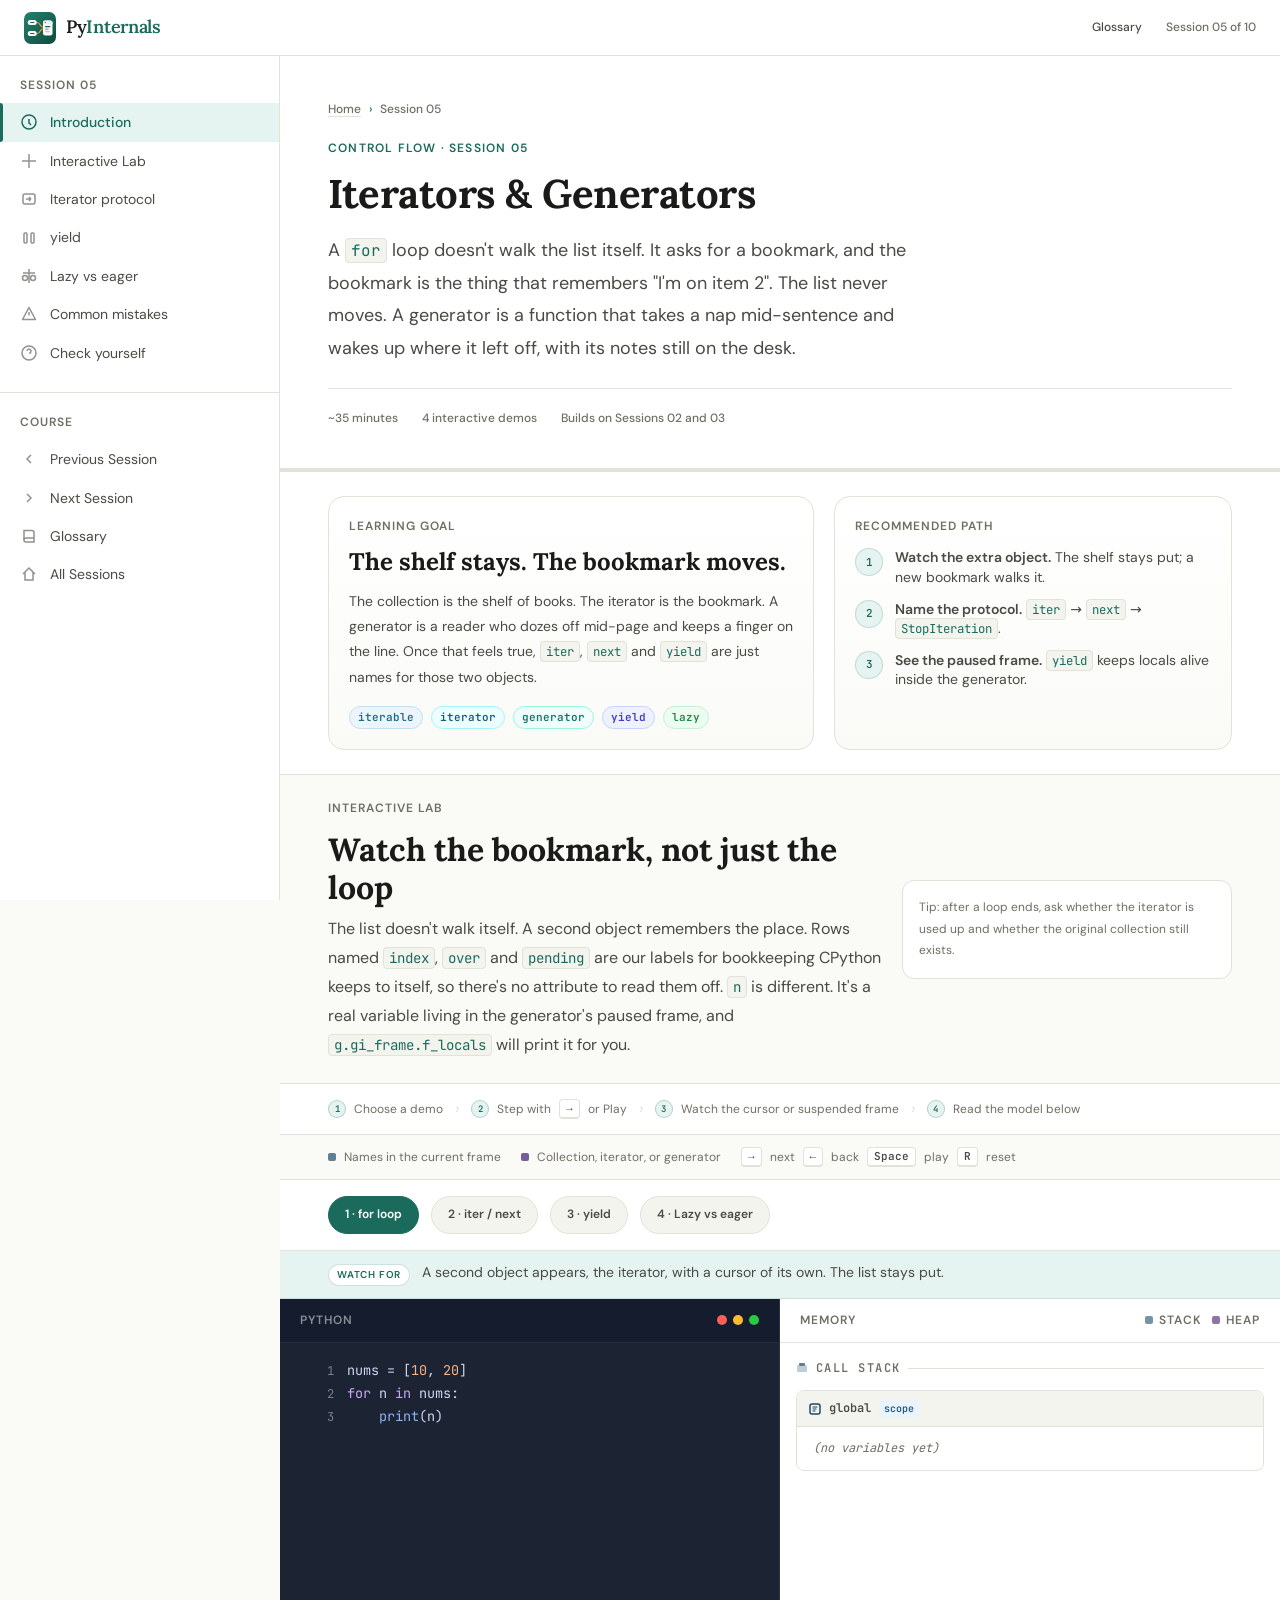
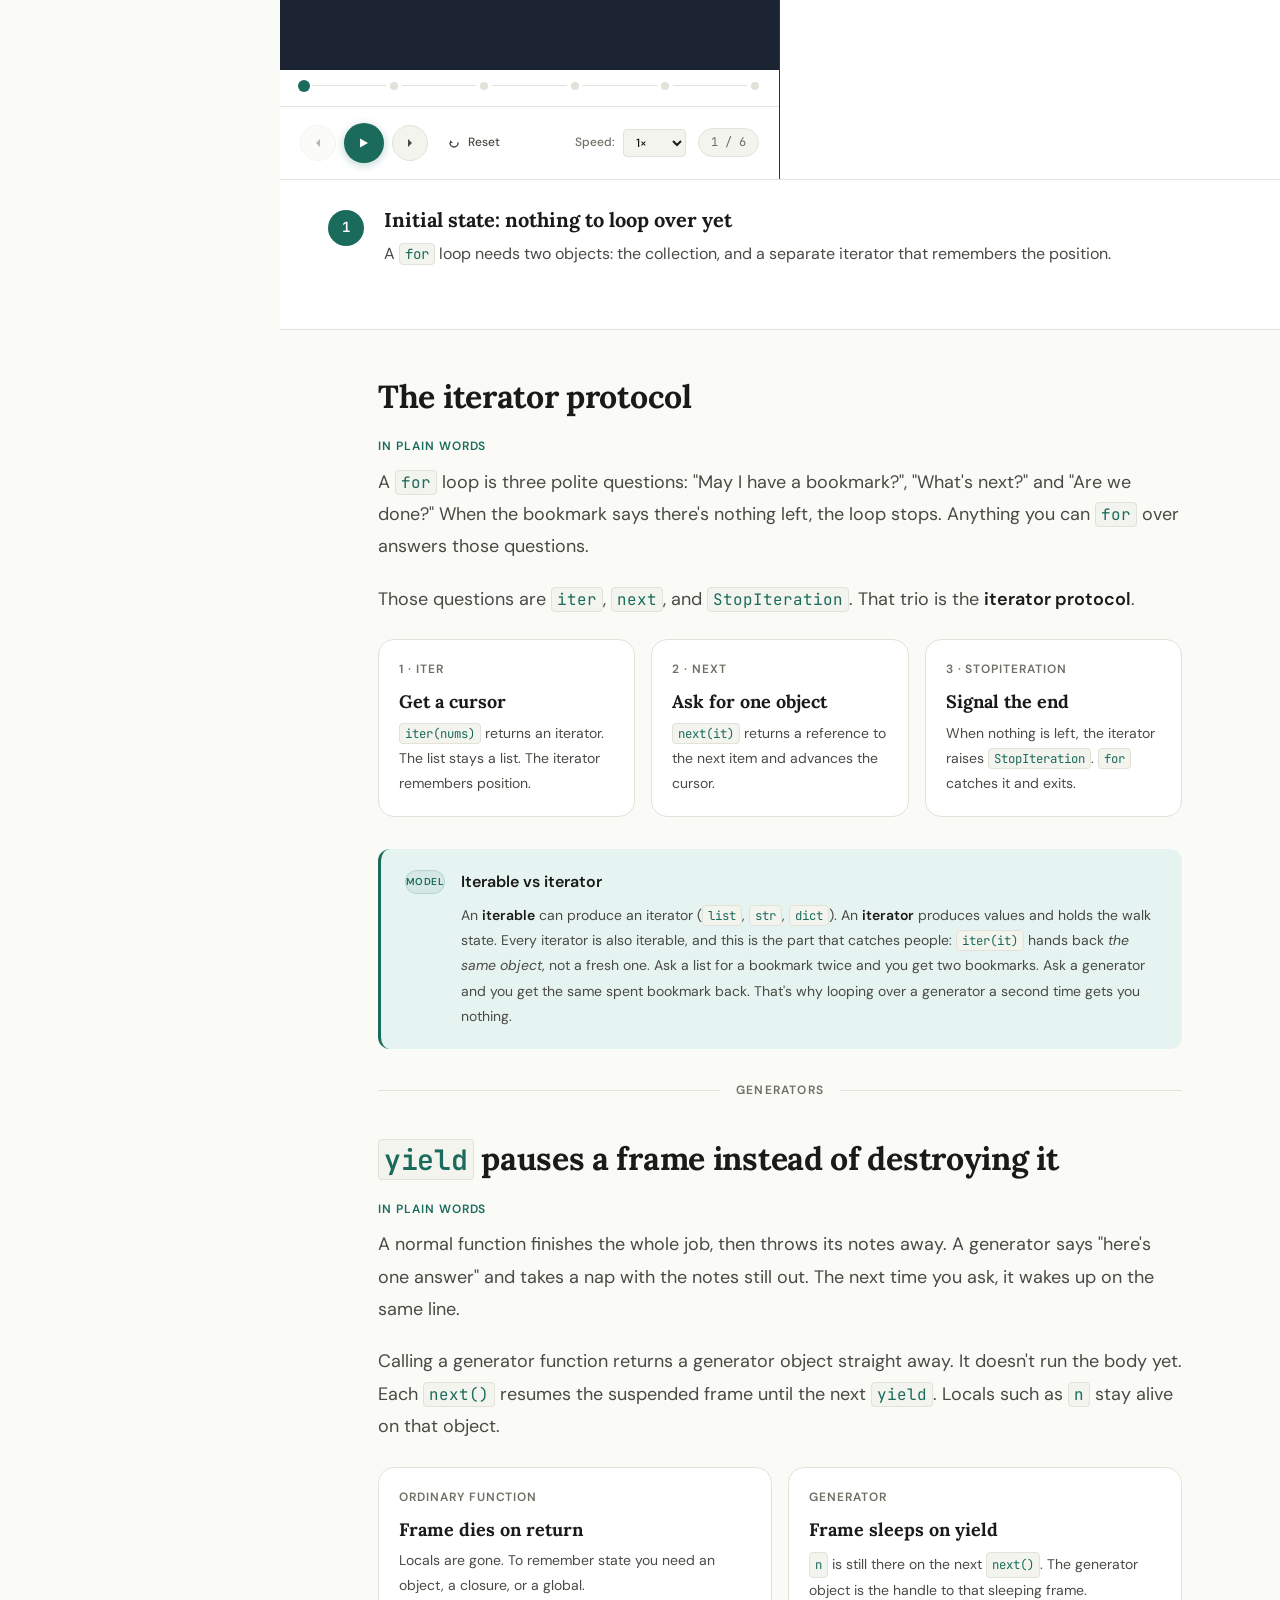
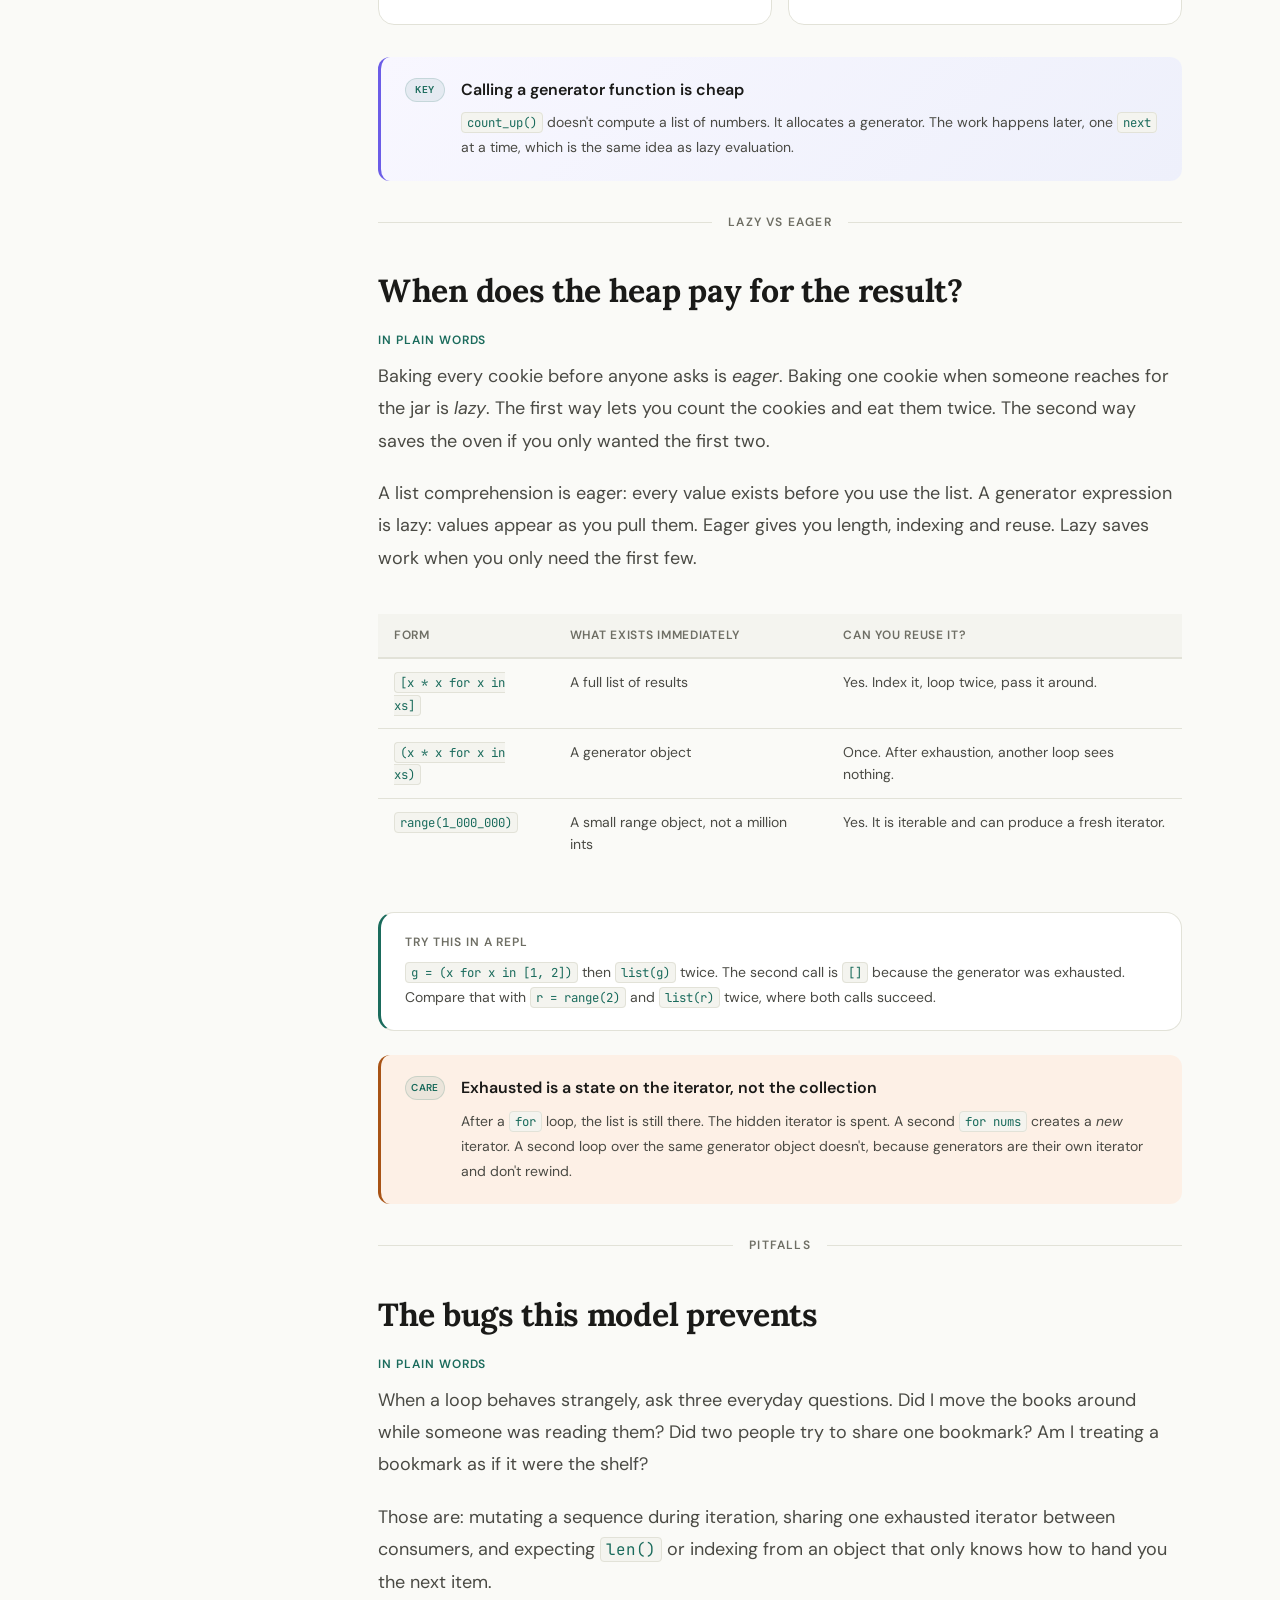
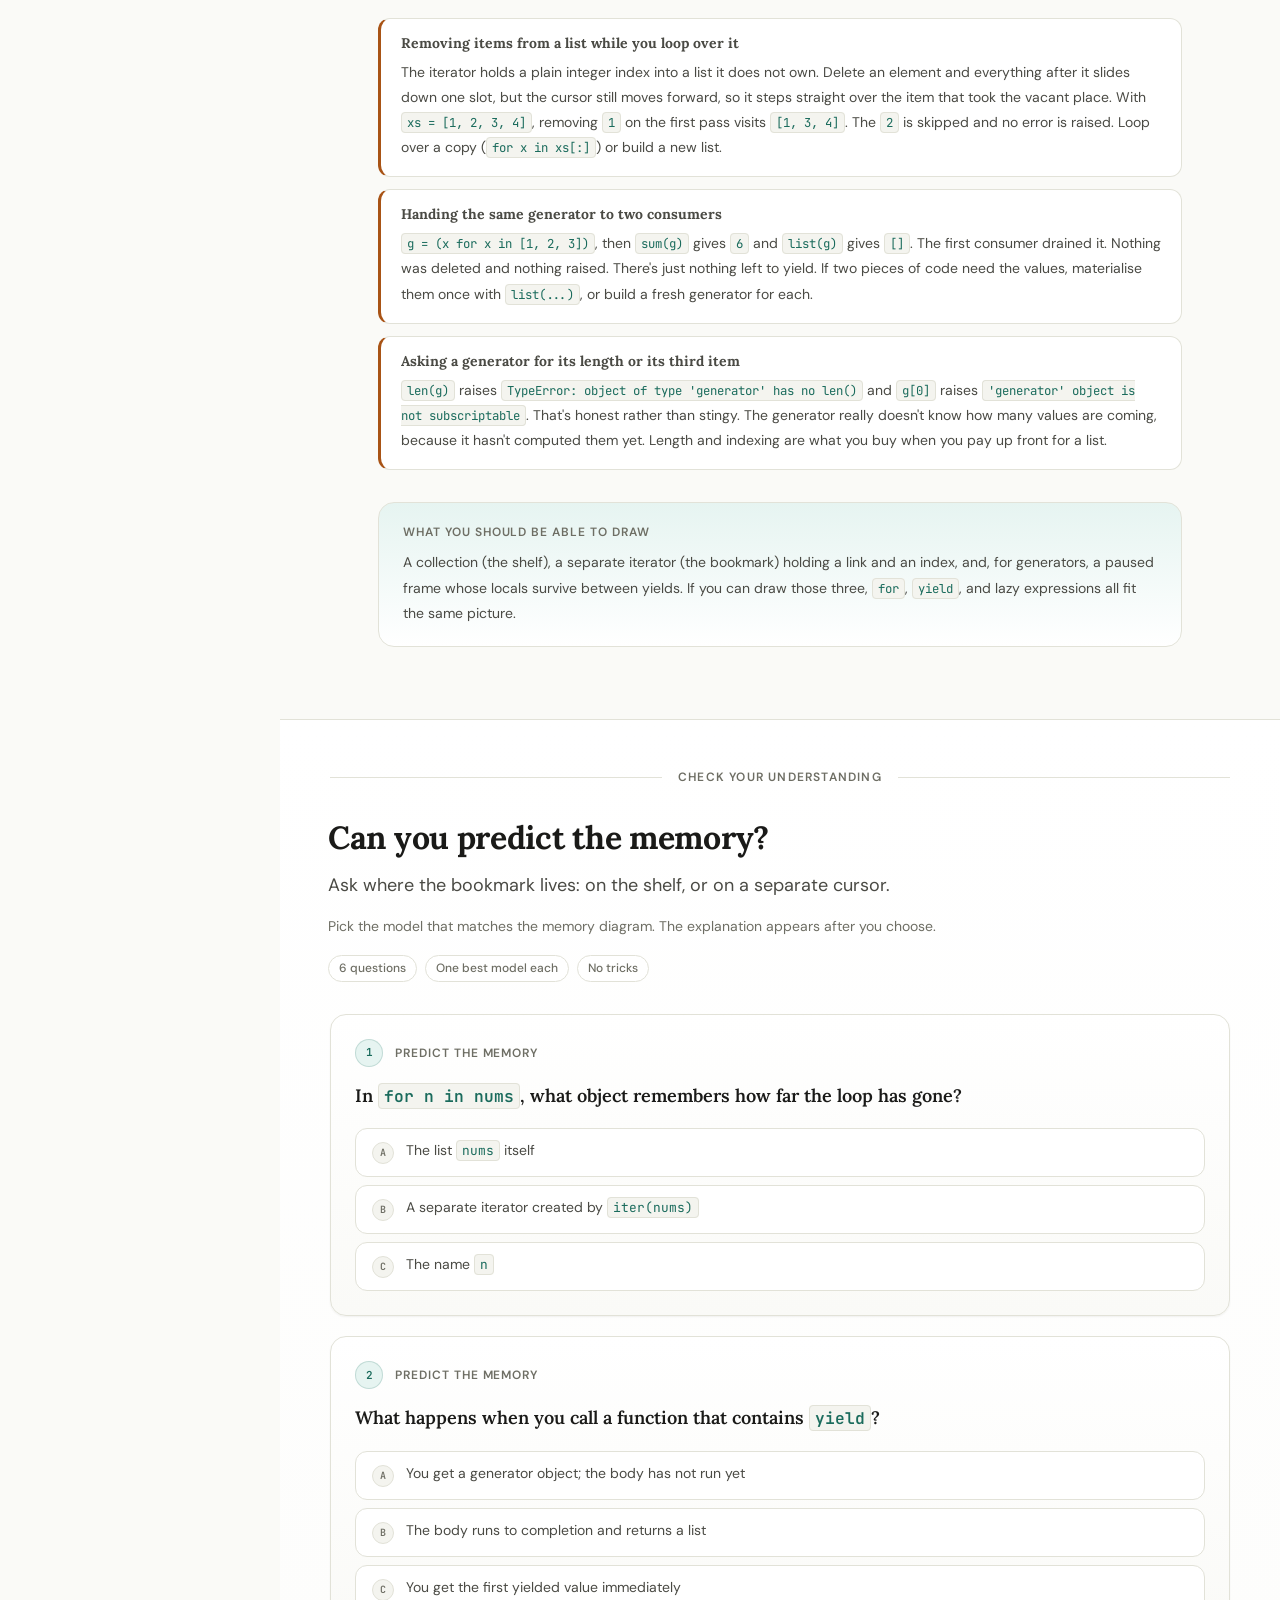
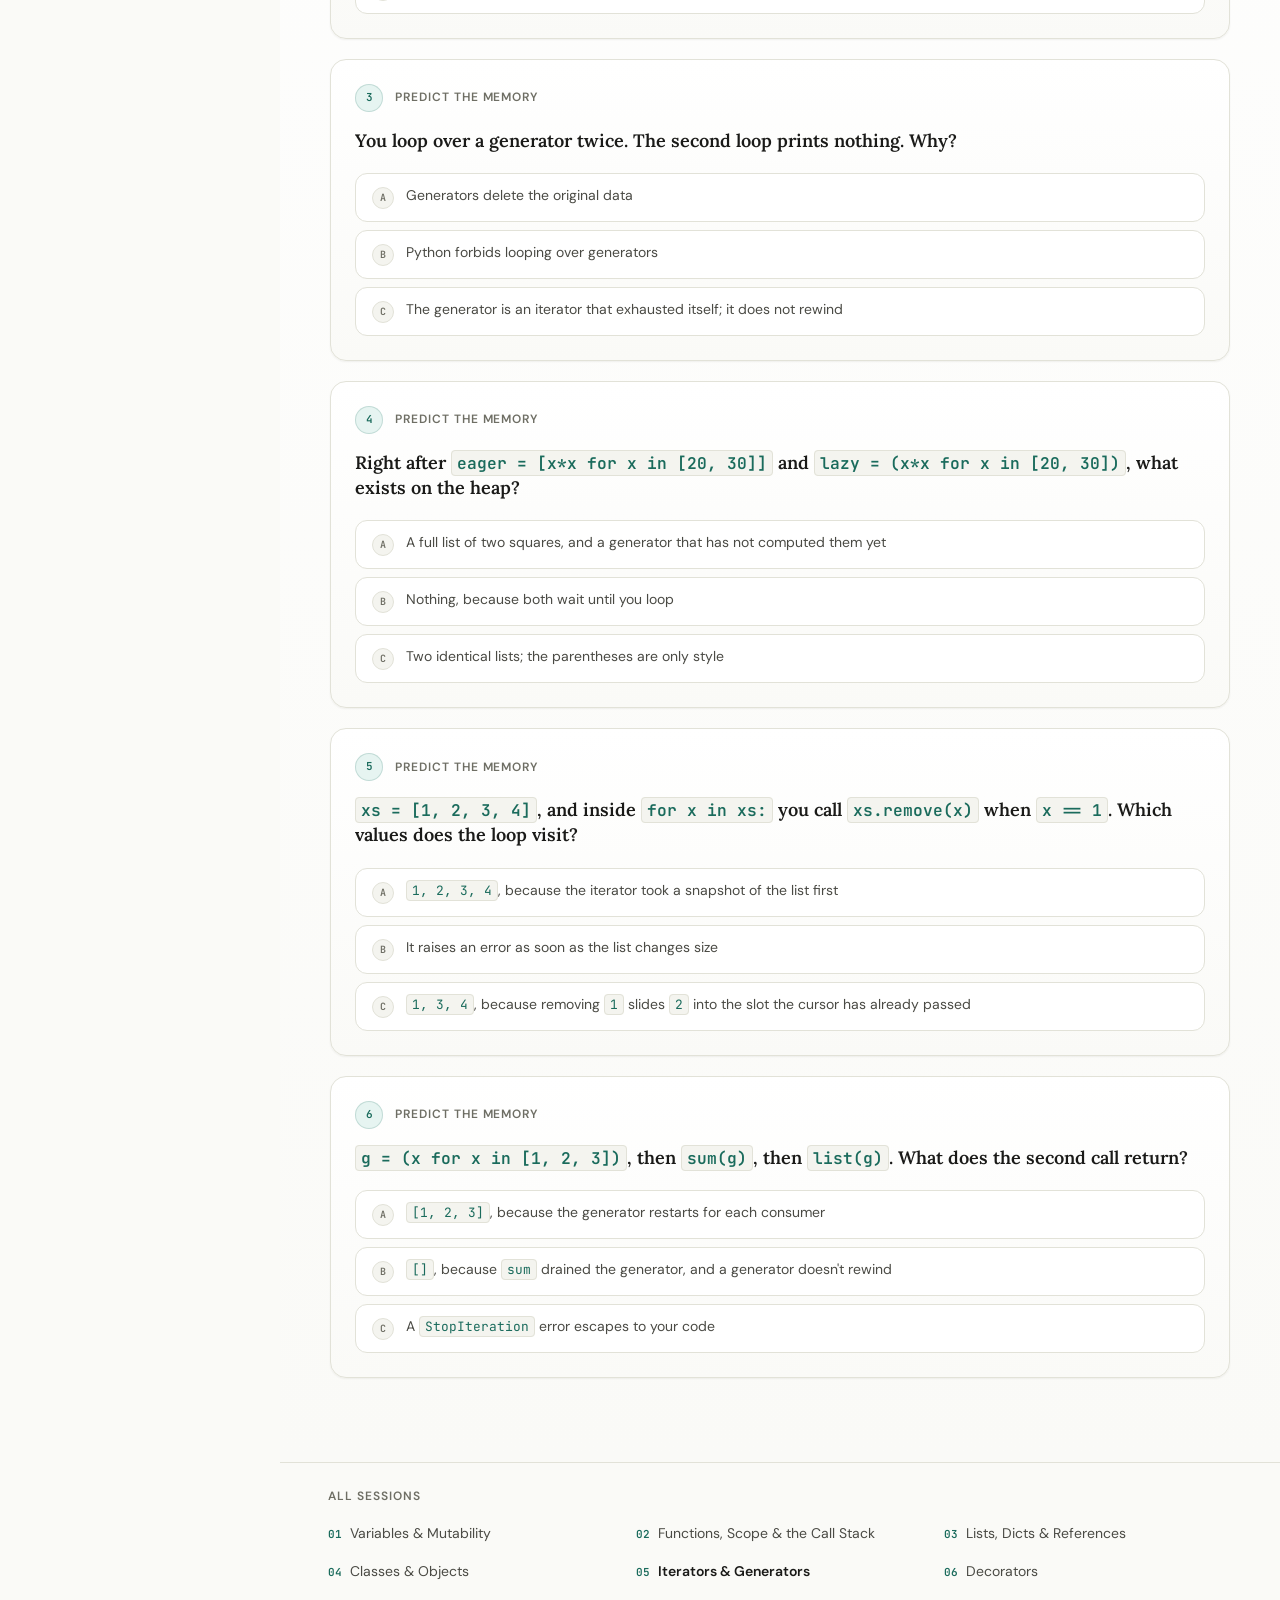
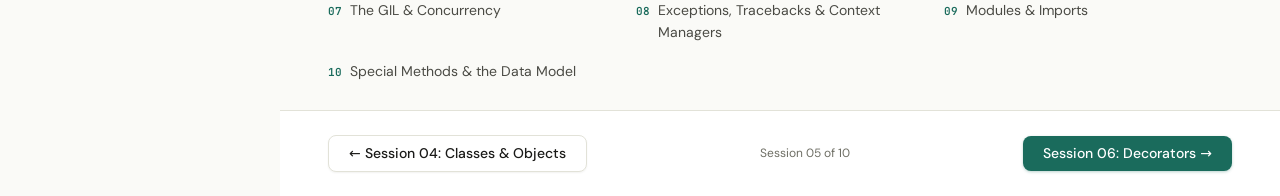
<file: sessions/05-iterators/index.html>
<!DOCTYPE html>
<html lang="en">
<head>
  <meta charset="UTF-8" />
  <meta name="viewport" content="width=device-width, initial-scale=1.0" />
  <title>Python Iterators and Generators: iter, next and yield</title>
  <meta name="description" content="How a for loop uses iter and next, what StopIteration does, how yield pauses a frame and what lazy evaluation costs in memory compared with a list." />
  <meta name="theme-color" content="#1A6B5C" />
  <link rel="icon" type="image/svg+xml" href="../../assets/images/logo.svg" />
  <link rel="icon" type="image/png" sizes="512x512" href="../../assets/images/icon-512.png" />
  <link rel="apple-touch-icon" href="../../assets/images/apple-touch-icon.png" />
  <link rel="stylesheet" href="../../assets/css/base.css" />
  <link rel="stylesheet" href="../../assets/css/layout.css" />
  <link rel="stylesheet" href="../../assets/css/components.css" />
  <link rel="stylesheet" href="../../assets/css/memory-viz.css" />
  <link rel="stylesheet" href="../../assets/css/animations.css" />
  <link rel="stylesheet" href="../../assets/css/session.css" />
  <!-- seo:head -->
  <link rel="canonical" href="https://inboxpraveen.github.io/Py-Internals/sessions/05-iterators/" />
  <meta name="robots" content="index, follow, max-image-preview:large" />
  <meta name="author" content="Praveen Kumar" />
  <meta property="og:type" content="article" />
  <meta property="og:site_name" content="Py Internals" />
  <meta property="og:locale" content="en_GB" />
  <meta property="og:url" content="https://inboxpraveen.github.io/Py-Internals/sessions/05-iterators/" />
  <meta property="og:title" content="Python Iterators and Generators: iter, next and yield" />
  <meta property="og:description" content="How a for loop uses iter and next, what StopIteration does, how yield pauses a frame and what lazy evaluation costs in memory compared with a list." />
  <meta property="og:image" content="https://inboxpraveen.github.io/Py-Internals/assets/images/og/05-iterators.png" />
  <meta property="og:image:width" content="1200" />
  <meta property="og:image:height" content="630" />
  <meta property="og:image:alt" content="Python Iterators and Generators: iter, next and yield on Py Internals" />
  <meta property="article:published_time" content="2026-08-15" />
  <meta property="article:modified_time" content="2026-11-14" />
  <meta property="article:section" content="Control flow" />
  <meta property="article:author" content="https://github.com/inboxpraveen" />
  <meta name="twitter:card" content="summary_large_image" />
  <meta name="twitter:title" content="Python Iterators and Generators: iter, next and yield" />
  <meta name="twitter:description" content="How a for loop uses iter and next, what StopIteration does, how yield pauses a frame and what lazy evaluation costs in memory compared with a list." />
  <meta name="twitter:image" content="https://inboxpraveen.github.io/Py-Internals/assets/images/og/05-iterators.png" />
  <link rel="alternate" type="application/atom+xml" title="Py Internals sessions" href="https://inboxpraveen.github.io/Py-Internals/feed.xml" />
  <link rel="manifest" href="https://inboxpraveen.github.io/Py-Internals/manifest.webmanifest" />
  <script type="application/ld+json">
{
  "@context": "https://schema.org",
  "@graph": [
    {
      "@type": [
        "Article",
        "LearningResource"
      ],
      "@id": "https://inboxpraveen.github.io/Py-Internals/sessions/05-iterators/#lesson",
      "mainEntityOfPage": "https://inboxpraveen.github.io/Py-Internals/sessions/05-iterators/",
      "headline": "Session 05: Iterators & Generators",
      "name": "Session 05: Iterators & Generators",
      "description": "How a for loop uses iter and next, what StopIteration does, how yield pauses a frame and what lazy evaluation costs in memory compared with a list.",
      "image": "https://inboxpraveen.github.io/Py-Internals/assets/images/og/05-iterators.png",
      "author": {
        "@type": "Person",
        "name": "Praveen Kumar",
        "url": "https://github.com/inboxpraveen"
      },
      "publisher": {
        "@type": "Organization",
        "name": "Py Internals",
        "url": "https://inboxpraveen.github.io/Py-Internals/",
        "logo": {
          "@type": "ImageObject",
          "url": "https://inboxpraveen.github.io/Py-Internals/assets/images/icon-512.png",
          "width": 512,
          "height": 512
        },
        "sameAs": [
          "https://github.com/inboxpraveen/Py-Internals"
        ]
      },
      "datePublished": "2026-08-15",
      "dateModified": "2026-11-14",
      "inLanguage": "en",
      "isAccessibleForFree": true,
      "license": "https://creativecommons.org/licenses/by-sa/4.0/",
      "isPartOf": {
        "@type": "Course",
        "@id": "https://inboxpraveen.github.io/Py-Internals/#course",
        "name": "Py Internals",
        "url": "https://inboxpraveen.github.io/Py-Internals/"
      },
      "position": 5,
      "learningResourceType": "Interactive lesson",
      "educationalLevel": "Beginner",
      "timeRequired": "PT35M",
      "teaches": [
        "the iterator protocol",
        "iter and next",
        "StopIteration",
        "generators and yield",
        "suspended frames",
        "lazy versus eager evaluation"
      ],
      "about": [
        "Python (programming language)"
      ],
      "keywords": "the iterator protocol, iter and next, StopIteration, generators and yield, suspended frames, lazy versus eager evaluation"
    },
    {
      "@type": "BreadcrumbList",
      "itemListElement": [
        {
          "@type": "ListItem",
          "position": 1,
          "name": "Home",
          "item": "https://inboxpraveen.github.io/Py-Internals/"
        },
        {
          "@type": "ListItem",
          "position": 2,
          "name": "Session 05: Iterators & Generators",
          "item": "https://inboxpraveen.github.io/Py-Internals/sessions/05-iterators/"
        }
      ]
    }
  ]
}
  </script>
  <!-- /seo:head -->
</head>
<body>

<a class="skip-link" href="#demo-basic">Skip to the interactive lab</a>

<header class="topbar">
  <div class="topbar__logo">
    <button class="menu-toggle" aria-label="Open session menu">
      <svg aria-hidden="true" width="18" height="18" viewBox="0 0 18 18" fill="none">
        <path d="M2 4h14M2 9h14M2 14h14" stroke="currentColor" stroke-width="1.5" stroke-linecap="round"/>
      </svg>
    </button>
    <a href="../../index.html" class="topbar__home" aria-label="Py Internals home">
      <img class="topbar__logo-mark" src="../../assets/images/logo.svg" alt="" width="32" height="32">
      <span class="topbar__brand">Py<span>Internals</span></span>
    </a>
  </div>
  <div class="topbar__actions">
    <a href="../../glossary.html" class="btn btn--ghost btn--sm">Glossary</a>
    <span class="session-count" data-role="session-count">Session 05 of 10</span>
  </div>
</header>

<div class="sidebar-overlay"></div>

<div class="app-shell" style="grid-template-rows:unset">
  <aside class="sidebar" aria-label="Session sections">
    <div class="sidebar__section">
      <div class="sidebar__label">Session 05</div>
      <a href="#intro" class="sidebar__item active">
        <svg class="sidebar__item-icon" viewBox="0 0 18 18" fill="none" stroke="currentColor" stroke-width="1.5" aria-hidden="true">
          <circle cx="9" cy="9" r="7"/><path d="M9 6v4l2 2"/>
        </svg>
        Introduction
      </a>
      <a href="#demo-basic" class="sidebar__item">
        <svg class="sidebar__item-icon" viewBox="0 0 18 18" fill="none" stroke="currentColor" stroke-width="1.5" aria-hidden="true">
          <path d="M2 9h14M9 2v14"/>
        </svg>
        Interactive Lab
      </a>
      <a href="#protocol" class="sidebar__item">
        <svg class="sidebar__item-icon" viewBox="0 0 18 18" fill="none" stroke="currentColor" stroke-width="1.5" aria-hidden="true">
          <rect x="3" y="4" width="12" height="10" rx="2"/><path d="M6 9h5M11 9l-2-2M11 9l-2 2"/>
        </svg>
        Iterator protocol
      </a>
      <a href="#yield" class="sidebar__item">
        <svg class="sidebar__item-icon" viewBox="0 0 18 18" fill="none" stroke="currentColor" stroke-width="1.5" aria-hidden="true">
          <rect x="4" y="4" width="3" height="10" rx="1"/><rect x="11" y="4" width="3" height="10" rx="1"/>
        </svg>
        yield
      </a>
      <a href="#lazy" class="sidebar__item">
        <svg class="sidebar__item-icon" viewBox="0 0 18 18" fill="none" stroke="currentColor" stroke-width="1.5" aria-hidden="true">
          <path d="M9 2v14M3 6h12"/><circle cx="5" cy="11" r="2.5"/><circle cx="13" cy="11" r="2.5"/>
        </svg>
        Lazy vs eager
      </a>
      <a href="#mistakes" class="sidebar__item">
        <svg class="sidebar__item-icon" viewBox="0 0 18 18" fill="none" stroke="currentColor" stroke-width="1.5" aria-hidden="true">
          <path d="M9 2.5l6.5 12h-13z" stroke-linejoin="round"/><path d="M9 7v3.5M9 12.5h.01"/>
        </svg>
        Common mistakes
      </a>
      <a href="#quiz" class="sidebar__item">
        <svg class="sidebar__item-icon" viewBox="0 0 18 18" fill="none" stroke="currentColor" stroke-width="1.5" aria-hidden="true">
          <circle cx="9" cy="9" r="7"/><path d="M7 7a2 2 0 113 1.8v1.2M9 13h.01"/>
        </svg>
        Check yourself
      </a>
    </div>
    <div class="sidebar__section">
      <div class="sidebar__label">Course</div>
      <a href="../04-classes/" class="sidebar__item">
        <svg class="sidebar__item-icon" viewBox="0 0 18 18" fill="none" stroke="currentColor" stroke-width="1.5" aria-hidden="true">
          <path d="M11 5l-4 4 4 4"/>
        </svg>
        Previous Session
      </a>
      <a href="../06-decorators/" class="sidebar__item">
        <svg class="sidebar__item-icon" viewBox="0 0 18 18" fill="none" stroke="currentColor" stroke-width="1.5" aria-hidden="true">
          <path d="M7 5l4 4-4 4"/>
        </svg>
        Next Session
      </a>
      <a href="../../glossary.html" class="sidebar__item">
        <svg class="sidebar__item-icon" viewBox="0 0 18 18" fill="none" stroke="currentColor" stroke-width="1.5" aria-hidden="true">
          <path d="M4 3.5h8a2 2 0 012 2V15H6a2 2 0 01-2-2z"/><path d="M4 13a2 2 0 012-2h8"/>
        </svg>
        Glossary
      </a>
      <a href="../../index.html" class="sidebar__item">
        <svg class="sidebar__item-icon" viewBox="0 0 18 18" fill="none" stroke="currentColor" stroke-width="1.5" aria-hidden="true">
          <path d="M3 9L9 3l6 6M5 7v8h8V7"/>
        </svg>
        All Sessions
      </a>
    </div>
  </aside>

  <main class="main-content">
    <div class="session-hero" id="intro">
      <div class="session-hero__breadcrumb">
        <a href="../../index.html">Home</a>
        <span>›</span>
        Session 05
      </div>
      <div class="session-hero__eyebrow">Control flow · Session 05</div>
      <h1 class="session-hero__title">Iterators &amp; Generators</h1>
      <p class="session-hero__subtitle">
        A <code>for</code> loop doesn't walk the list itself. It asks for a bookmark, and the bookmark is the thing that remembers "I'm on item 2". The list never moves. A generator is a function that takes a nap mid-sentence and wakes up where it left off, with its notes still on the desk.
      </p>
      <div class="session-meta">
        <div class="session-meta__item">~35 minutes</div>
        <div class="session-meta__item">4 interactive demos</div>
        <div class="session-meta__item">Builds on Sessions 02 and 03</div>
      </div>
    </div>

    <div class="progress-bar"><div class="progress-bar__fill" id="readProgress" style="width:0%"></div></div>

    <section class="learning-overview">
      <div class="learning-card">
        <div class="learning-card__label">Learning goal</div>
        <h2 class="learning-card__title">The shelf stays. The bookmark moves.</h2>
        <p class="learning-card__body">
          The collection is the shelf of books. The iterator is the bookmark. A generator is a reader who dozes off mid-page and keeps a finger on the line. Once that feels true, <code>iter</code>, <code>next</code> and <code>yield</code> are just names for those two objects.
        </p>
        <div class="concept-chip-row">
          <span class="type-chip type-chip--list">iterable</span>
          <span class="type-chip type-chip--iterator">iterator</span>
          <span class="type-chip type-chip--generator">generator</span>
          <span class="type-chip type-chip--function">yield</span>
          <span class="type-chip type-chip--bool">lazy</span>
        </div>
      </div>
      <div class="learning-card">
        <div class="learning-card__label">Recommended path</div>
        <div class="learning-path">
          <div class="learning-path__step">
            <span class="learning-path__num">1</span>
            <span><strong>Watch the extra object.</strong> The shelf stays put; a new bookmark walks it.</span>
          </div>
          <div class="learning-path__step">
            <span class="learning-path__num">2</span>
            <span><strong>Name the protocol.</strong> <code>iter</code> → <code>next</code> → <code>StopIteration</code>.</span>
          </div>
          <div class="learning-path__step">
            <span class="learning-path__num">3</span>
            <span><strong>See the paused frame.</strong> <code>yield</code> keeps locals alive inside the generator.</span>
          </div>
        </div>
      </div>
    </section>

    <div id="demo-basic">
      <section class="stage-intro" aria-labelledby="stage-title">
        <div>
          <div class="stage-intro__label">Interactive lab</div>
          <h2 id="stage-title">Watch the bookmark, not just the loop</h2>
          <p>
            The list doesn't walk itself. A second object remembers the place. Rows named <code>index</code>, <code>over</code> and <code>pending</code> are our labels for bookkeeping CPython keeps to itself, so there's no attribute to read them off. <code>n</code> is different. It's a real variable living in the generator's paused frame, and <code>g.gi_frame.f_locals</code> will print it for you.
          </p>
        </div>
        <div class="stage-intro__hint">
          Tip: after a loop ends, ask whether the iterator is used up and whether the original collection still exists.
        </div>
      </section>

      <div class="demo-guide">
        <div class="demo-guide__step"><span class="demo-guide__badge">1</span> Choose a demo</div>
        <span class="demo-guide__arrow">›</span>
        <div class="demo-guide__step"><span class="demo-guide__badge">2</span> Step with <kbd>→</kbd> or Play</div>
        <span class="demo-guide__arrow">›</span>
        <div class="demo-guide__step"><span class="demo-guide__badge">3</span> Watch the cursor or suspended frame</div>
        <span class="demo-guide__arrow">›</span>
        <div class="demo-guide__step"><span class="demo-guide__badge">4</span> Read the model below</div>
      </div>

      <div class="mem-legend" aria-label="How to read the memory diagram">
        <div class="mem-legend__item"><span class="mem-legend__swatch mem-legend__swatch--stack"></span> Names in the current frame</div>
        <div class="mem-legend__item"><span class="mem-legend__swatch mem-legend__swatch--heap"></span> Collection, iterator, or generator</div>
        <div class="mem-legend__item"><kbd>→</kbd> next <kbd>←</kbd> back <kbd>Space</kbd> play <kbd>R</kbd> reset</div>
      </div>

      <div class="demo-selector">
        <button class="demo-pill active" data-demo="forLoop">1 · for loop</button>
        <button class="demo-pill" data-demo="explicit">2 · iter / next</button>
        <button class="demo-pill" data-demo="generator">3 · yield</button>
        <button class="demo-pill" data-demo="lazy">4 · Lazy vs eager</button>
      </div>

      <div class="demo-watch" id="demoWatch"></div>

      <div class="stage" id="stage">
        <div class="stage__code-panel">
          <div class="panel-header panel-header--dark">
            <span>python</span>
            <div style="display:flex;align-items:center;gap:6px" aria-hidden="true">
              <div class="code-block__dot"></div>
              <div class="code-block__dot"></div>
              <div class="code-block__dot"></div>
            </div>
          </div>
          <div class="code-panel-body" id="codePanel"></div>
          <div class="step-track" data-role="step-track" id="stepTrack" role="group" aria-label="Jump to a step"></div>
          <div class="playback-controls" id="controls">
            <div class="playback-controls__left">
              <button class="step-btn" data-action="prev" title="Previous step" aria-label="Previous step" disabled>
                <svg width="12" height="12" viewBox="0 0 12 12" fill="currentColor" aria-hidden="true"><path d="M8 2L4 6l4 4"/></svg>
              </button>
              <button class="play-btn" data-action="play" title="Play / Pause" aria-label="Play the walkthrough">
                <svg width="14" height="14" viewBox="0 0 14 14" fill="currentColor" aria-hidden="true"><path d="M3 2.5l8 4.5-8 4.5z"/></svg>
              </button>
              <button class="step-btn" data-action="next" title="Next step" aria-label="Next step">
                <svg width="12" height="12" viewBox="0 0 12 12" fill="currentColor" aria-hidden="true"><path d="M4 2l4 4-4 4"/></svg>
              </button>
              <button class="btn btn--ghost btn--sm" data-action="reset" title="Reset" aria-label="Reset to the first step">
                <svg width="12" height="12" viewBox="0 0 12 12" fill="none" stroke="currentColor" stroke-width="1.5" aria-hidden="true">
                  <path d="M10 6A4 4 0 112 6" stroke-linecap="round"/>
                  <path d="M2 3v3h3" fill="currentColor" stroke="none"/>
                </svg>
                Reset
              </button>
            </div>
            <div class="playback-controls__right">
              <div class="speed-control">
                <label for="speedSelect">Speed:</label>
                <select class="speed-select" id="speedSelect" data-action="speed">
                  <option value="1700">0.5×</option>
                  <option value="900" selected>1×</option>
                  <option value="600">1.5×</option>
                  <option value="400">2×</option>
                </select>
              </div>
              <span class="step-counter" data-role="step-counter">1 / 1</span>
            </div>
          </div>
        </div>
        <div class="stage__memory-panel">
          <div class="panel-header">
            <span style="color:var(--clr-text-3)">Memory</span>
            <div style="display:flex;align-items:center;gap:6px;font-size:var(--fs-xs);color:var(--clr-text-3)">
              <span style="display:inline-block;width:8px;height:8px;background:var(--clr-mem-stack);border-radius:2px;opacity:.6"></span>
              stack
              <span style="display:inline-block;width:8px;height:8px;background:var(--clr-mem-heap);border-radius:2px;opacity:.6;margin-left:4px"></span>
              heap
            </div>
          </div>
          <div class="mem-panel-body" id="memPanel"></div>
        </div>
        <div class="explanation-strip" aria-live="polite">
          <div class="explanation-strip__step-num" id="stepNum">1</div>
          <div class="explanation-strip__content">
            <h3 id="stepTitle" class="explanation-text">A list is iterable, but it isn't the iterator</h3>
            <p id="stepDesc" class="explanation-text">Press Play or use Next to watch <code>for</code> create an iterator.</p>
          </div>
        </div>
      </div>
    </div>

    <article class="narrative">
      <h2 id="protocol">The iterator protocol</h2>
      <p class="in-plain">
        <span class="in-plain__label">In plain words</span>
        A <code>for</code> loop is three polite questions: "May I have a bookmark?", "What's next?" and "Are we done?" When the bookmark says there's nothing left, the loop stops. Anything you can <code>for</code> over answers those questions.
      </p>
      <p class="narrative-lede then-precise">
        Those questions are <code>iter</code>, <code>next</code>, and
        <code>StopIteration</code>. That trio is the <strong>iterator protocol</strong>.
      </p>

      <div class="flow-grid">
        <div class="flow-card">
          <div class="section-label">1 · iter</div>
          <h3>Get a cursor</h3>
          <p><code>iter(nums)</code> returns an iterator. The list stays a list. The iterator remembers position.</p>
        </div>
        <div class="flow-card">
          <div class="section-label">2 · next</div>
          <h3>Ask for one object</h3>
          <p><code>next(it)</code> returns a reference to the next item and advances the cursor.</p>
        </div>
        <div class="flow-card">
          <div class="section-label">3 · StopIteration</div>
          <h3>Signal the end</h3>
          <p>When nothing is left, the iterator raises <code>StopIteration</code>. <code>for</code> catches it and exits.</p>
        </div>
      </div>

      <div class="callout callout--info">
        <div class="callout__icon">Model</div>
        <div>
          <div class="callout__title">Iterable vs iterator</div>
          <div class="callout__body">
            An <strong>iterable</strong> can produce an iterator (<code>list</code>, <code>str</code>, <code>dict</code>). An <strong>iterator</strong> produces values and holds the walk state. Every iterator is also iterable, and this is the part that catches people: <code>iter(it)</code> hands back <em>the same object</em>, not a fresh one. Ask a list for a bookmark twice and you get two bookmarks. Ask a generator and you get the same spent bookmark back. That's why looping over a generator a second time gets you nothing.
          </div>
        </div>
      </div>

      <div id="yield">
        <div class="section-divider"><div class="section-divider__label">Generators</div></div>
        <h2><code>yield</code> pauses a frame instead of destroying it</h2>
        <p class="in-plain">
          <span class="in-plain__label">In plain words</span>
          A normal function finishes the whole job, then throws its notes away. A generator says "here's one answer" and takes a nap with the notes still out. The next time you ask, it wakes up on the same line.
        </p>
        <p class="then-precise">
          Calling a generator function returns a generator object straight away. It doesn't run the body yet. Each <code>next()</code> resumes the suspended frame until the
          next <code>yield</code>. Locals such as <code>n</code> stay alive on that object.
        </p>

        <div class="rule-grid">
          <div class="rule-card">
            <div class="rule-card__label">Ordinary function</div>
            <h3>Frame dies on return</h3>
            <p>Locals are gone. To remember state you need an object, a closure, or a global.</p>
          </div>
          <div class="rule-card">
            <div class="rule-card__label">Generator</div>
            <h3>Frame sleeps on yield</h3>
            <p><code>n</code> is still there on the next <code>next()</code>. The generator object is the handle to that sleeping frame.</p>
          </div>
        </div>

        <div class="callout callout--insight">
          <div class="callout__icon">Key</div>
          <div>
            <div class="callout__title">Calling a generator function is cheap</div>
            <div class="callout__body">
              <code>count_up()</code> doesn't compute a list of numbers. It allocates a generator. The work happens later, one <code>next</code> at a time, which is the same idea as lazy evaluation.
            </div>
          </div>
        </div>
      </div>

      <div id="lazy">
        <div class="section-divider"><div class="section-divider__label">Lazy vs eager</div></div>
        <h2>When does the heap pay for the result?</h2>
        <p class="in-plain">
          <span class="in-plain__label">In plain words</span>
          Baking every cookie before anyone asks is <em>eager</em>. Baking one cookie
          when someone reaches for the jar is <em>lazy</em>. The first way lets you
          count the cookies and eat them twice. The second way saves the oven
          if you only wanted the first two.
        </p>
        <p class="then-precise">
          A list comprehension is eager: every value exists before you use the list. A generator expression is lazy: values appear as you pull them. Eager gives you length, indexing and reuse. Lazy saves work when you only need the first few.
        </p>

        <div style="overflow-x:auto">
          <table class="comparison-table">
            <thead>
              <tr>
                <th>Form</th>
                <th>What exists immediately</th>
                <th>Can you reuse it?</th>
              </tr>
            </thead>
            <tbody>
              <tr>
                <td><code>[x * x for x in xs]</code></td>
                <td>A full list of results</td>
                <td>Yes. Index it, loop twice, pass it around.</td>
              </tr>
              <tr>
                <td><code>(x * x for x in xs)</code></td>
                <td>A generator object</td>
                <td>Once. After exhaustion, another loop sees nothing.</td>
              </tr>
              <tr>
                <td><code>range(1_000_000)</code></td>
                <td>A small range object, not a million ints</td>
                <td>Yes. It is iterable and can produce a fresh iterator.</td>
              </tr>
            </tbody>
          </table>
        </div>

        <div class="try-this">
          <div class="try-this__label">Try this in a REPL</div>
          <p>
            <code>g = (x for x in [1, 2])</code> then <code>list(g)</code> twice.
            The second call is <code>[]</code> because the generator was exhausted.
            Compare that with <code>r = range(2)</code> and <code>list(r)</code> twice, where both calls succeed.
          </p>
        </div>

        <div class="callout callout--warn">
          <div class="callout__icon">Care</div>
          <div>
            <div class="callout__title">Exhausted is a state on the iterator, not the collection</div>
            <div class="callout__body">
              After a <code>for</code> loop, the list is still there. The hidden iterator is spent.
              A second <code>for nums</code> creates a <em>new</em> iterator. A second loop over the same generator object doesn't, because generators are their own iterator and don't rewind.
            </div>
          </div>
        </div>
      </div>

      <div id="mistakes">
        <div class="section-divider"><div class="section-divider__label">Pitfalls</div></div>
        <h2>The bugs this model prevents</h2>
        <p class="in-plain">
          <span class="in-plain__label">In plain words</span>
          When a loop behaves strangely, ask three everyday questions. Did I move the books around while someone was reading them? Did two people try to share one bookmark? Am I treating a bookmark as if it were the shelf?
        </p>
        <p class="then-precise">
          Those are: mutating a sequence during iteration, sharing one exhausted iterator
          between consumers, and expecting <code>len()</code> or indexing from an object
          that only knows how to hand you the next item.
        </p>

        <div class="mistake-list">
          <div class="mistake-item">
            <h3>Removing items from a list while you loop over it</h3>
            <p>
              The iterator holds a plain integer index into a list it does not own. Delete an element and everything after it slides down one slot, but the cursor still moves forward, so it steps straight over the item that took the vacant place. With <code>xs = [1, 2, 3, 4]</code>, removing <code>1</code> on the first pass visits <code>[1, 3, 4]</code>. The <code>2</code> is skipped and no error is raised. Loop over a copy (<code>for x in xs[:]</code>) or build a new list.
            </p>
          </div>
          <div class="mistake-item">
            <h3>Handing the same generator to two consumers</h3>
            <p>
              <code>g = (x for x in [1, 2, 3])</code>, then <code>sum(g)</code> gives <code>6</code>
              and <code>list(g)</code> gives <code>[]</code>. The first consumer drained it. Nothing was deleted and nothing raised. There's just nothing left to yield. If two pieces
              of code need the values, materialise them once with <code>list(...)</code>, or build
              a fresh generator for each.
            </p>
          </div>
          <div class="mistake-item">
            <h3>Asking a generator for its length or its third item</h3>
            <p>
              <code>len(g)</code> raises <code>TypeError: object of type 'generator' has no len()</code>
              and <code>g[0]</code> raises <code>'generator' object is not subscriptable</code>. That's honest rather than stingy. The generator really doesn't know how many values are coming, because it hasn't computed them yet. Length and indexing are what you buy when you pay up front for a list.
            </p>
          </div>
        </div>

        <div class="recap-box">
          <div class="recap-box__label">What you should be able to draw</div>
          <p>
            A collection (the shelf), a separate iterator (the bookmark) holding a link and an index, and, for generators, a paused frame whose locals survive between yields.
            If you can draw those three, <code>for</code>, <code>yield</code>, and lazy
            expressions all fit the same picture.
          </p>
        </div>
      </div>
    </article>

    <section class="quiz" id="quiz" data-session="05-iterators">
      <div class="section-divider"><div class="section-divider__label">Check your understanding</div></div>
      <h2>Can you predict the memory?</h2>
      <p class="quiz__lede">Ask where the bookmark lives: on the shelf, or on a separate cursor.</p>

      <div class="quiz-card" data-answer="1">
        <div class="quiz-card__q">1. In <code>for n in nums</code>, what object remembers how far the loop has gone?</div>
        <button class="quiz-option" data-choice="0">The list <code>nums</code> itself</button>
        <button class="quiz-option" data-choice="1">A separate iterator created by <code>iter(nums)</code></button>
        <button class="quiz-option" data-choice="2">The name <code>n</code></button>
        <div class="quiz-explain">
          The list is the iterable. The iterator is a different object with a cursor. A second <code>for</code> creates a new iterator.
        </div>
      </div>

      <div class="quiz-card" data-answer="0">
        <div class="quiz-card__q">2. What happens when you call a function that contains <code>yield</code>?</div>
        <button class="quiz-option" data-choice="0">You get a generator object; the body has not run yet</button>
        <button class="quiz-option" data-choice="1">The body runs to completion and returns a list</button>
        <button class="quiz-option" data-choice="2">You get the first yielded value immediately</button>
        <div class="quiz-explain">
          The first <code>next()</code> (or the first loop step) is what runs the body up to the first <code>yield</code>.
        </div>
      </div>

      <div class="quiz-card" data-answer="2">
        <div class="quiz-card__q">3. You loop over a generator twice. The second loop prints nothing. Why?</div>
        <button class="quiz-option" data-choice="0">Generators delete the original data</button>
        <button class="quiz-option" data-choice="1">Python forbids looping over generators</button>
        <button class="quiz-option" data-choice="2">The generator is an iterator that exhausted itself; it does not rewind</button>
        <div class="quiz-explain">
          A generator's <code>iter()</code> returns itself. After <code>StopIteration</code>, there is nothing left to yield unless you create a new generator.
        </div>
      </div>

      <div class="quiz-card" data-answer="0">
        <div class="quiz-card__q">4. Right after <code>eager = [x*x for x in [20, 30]]</code> and <code>lazy = (x*x for x in [20, 30])</code>, what exists on the heap?</div>
        <button class="quiz-option" data-choice="0">A full list of two squares, and a generator that has not computed them yet</button>
        <button class="quiz-option" data-choice="1">Nothing, because both wait until you loop</button>
        <button class="quiz-option" data-choice="2">Two identical lists; the parentheses are only style</button>
        <div class="quiz-explain">
          Square brackets are eager. Parentheses make a generator expression. Memory cost is the difference.
        </div>
      </div>
      <div class="quiz-card" data-answer="2">
        <div class="quiz-card__q">5. <code>xs = [1, 2, 3, 4]</code>, and inside <code>for x in xs:</code> you call <code>xs.remove(x)</code> when <code>x == 1</code>. Which values does the loop visit?</div>
        <button class="quiz-option" data-choice="0"><code>1, 2, 3, 4</code>, because the iterator took a snapshot of the list first</button>
        <button class="quiz-option" data-choice="1">It raises an error as soon as the list changes size</button>
        <button class="quiz-option" data-choice="2"><code>1, 3, 4</code>, because removing <code>1</code> slides <code>2</code> into the slot the cursor has already passed</button>
        <div class="quiz-explain">The list iterator holds an index into a list it doesn't own. After the removal, index 1 holds <code>3</code>, so <code>2</code> is never visited and nothing complains. Loop over a copy, <code>for x in xs[:]</code>, when you need to remove while iterating.</div>
      </div>

      <div class="quiz-card" data-answer="1">
        <div class="quiz-card__q">6. <code>g = (x for x in [1, 2, 3])</code>, then <code>sum(g)</code>, then <code>list(g)</code>. What does the second call return?</div>
        <button class="quiz-option" data-choice="0"><code>[1, 2, 3]</code>, because the generator restarts for each consumer</button>
        <button class="quiz-option" data-choice="1"><code>[]</code>, because <code>sum</code> drained the generator, and a generator doesn't rewind</button>
        <button class="quiz-option" data-choice="2">A <code>StopIteration</code> error escapes to your code</button>
        <div class="quiz-explain">A generator is its own iterator. <code>sum</code> pulled every value until <code>StopIteration</code>, which it handled for you, and <code>list</code> then asks the same exhausted object and gets nothing. Build a fresh generator, or materialise the values once with <code>list(...)</code>.</div>
      </div>
    </section>

    <!-- seo:sessions-nav -->
    <nav class="sessions-nav" aria-label="All sessions">
      <div class="sessions-nav__label">All sessions</div>
      <ul>
        <li><a href="../01-variables/"><span>01</span> Variables &amp; Mutability</a></li>
        <li><a href="../02-functions/"><span>02</span> Functions, Scope &amp; the Call Stack</a></li>
        <li><a href="../03-lists-dicts/"><span>03</span> Lists, Dicts &amp; References</a></li>
        <li><a href="../04-classes/"><span>04</span> Classes &amp; Objects</a></li>
        <li class="is-current"><a href="../05-iterators/"><span>05</span> Iterators &amp; Generators</a></li>
        <li><a href="../06-decorators/"><span>06</span> Decorators</a></li>
        <li><a href="../07-gil/"><span>07</span> The GIL &amp; Concurrency</a></li>
        <li><a href="../08-exceptions/"><span>08</span> Exceptions, Tracebacks &amp; Context Managers</a></li>
        <li><a href="../09-modules/"><span>09</span> Modules &amp; Imports</a></li>
        <li><a href="../10-data-model/"><span>10</span> Special Methods &amp; the Data Model</a></li>
      </ul>
    </nav>
    <!-- /seo:sessions-nav -->

    <div class="session-footer">
      <a href="../04-classes/" class="btn btn--secondary">&larr; Session 04: Classes &amp; Objects</a>
      <div class="session-footer__count" data-role="session-count">Session 05 of 10</div>
      <a href="../06-decorators/" class="btn btn--primary">Session 06: Decorators &rarr;</a>
    </div>
  </main>
</div>

<script src="../../assets/js/core.js"></script>
<script src="../../assets/js/syntax.js"></script>
<script src="../../assets/js/memory-viz.js"></script>
<script src="../../assets/js/animator.js"></script>
<script src="session.js"></script>
</body>
</html>
</file>
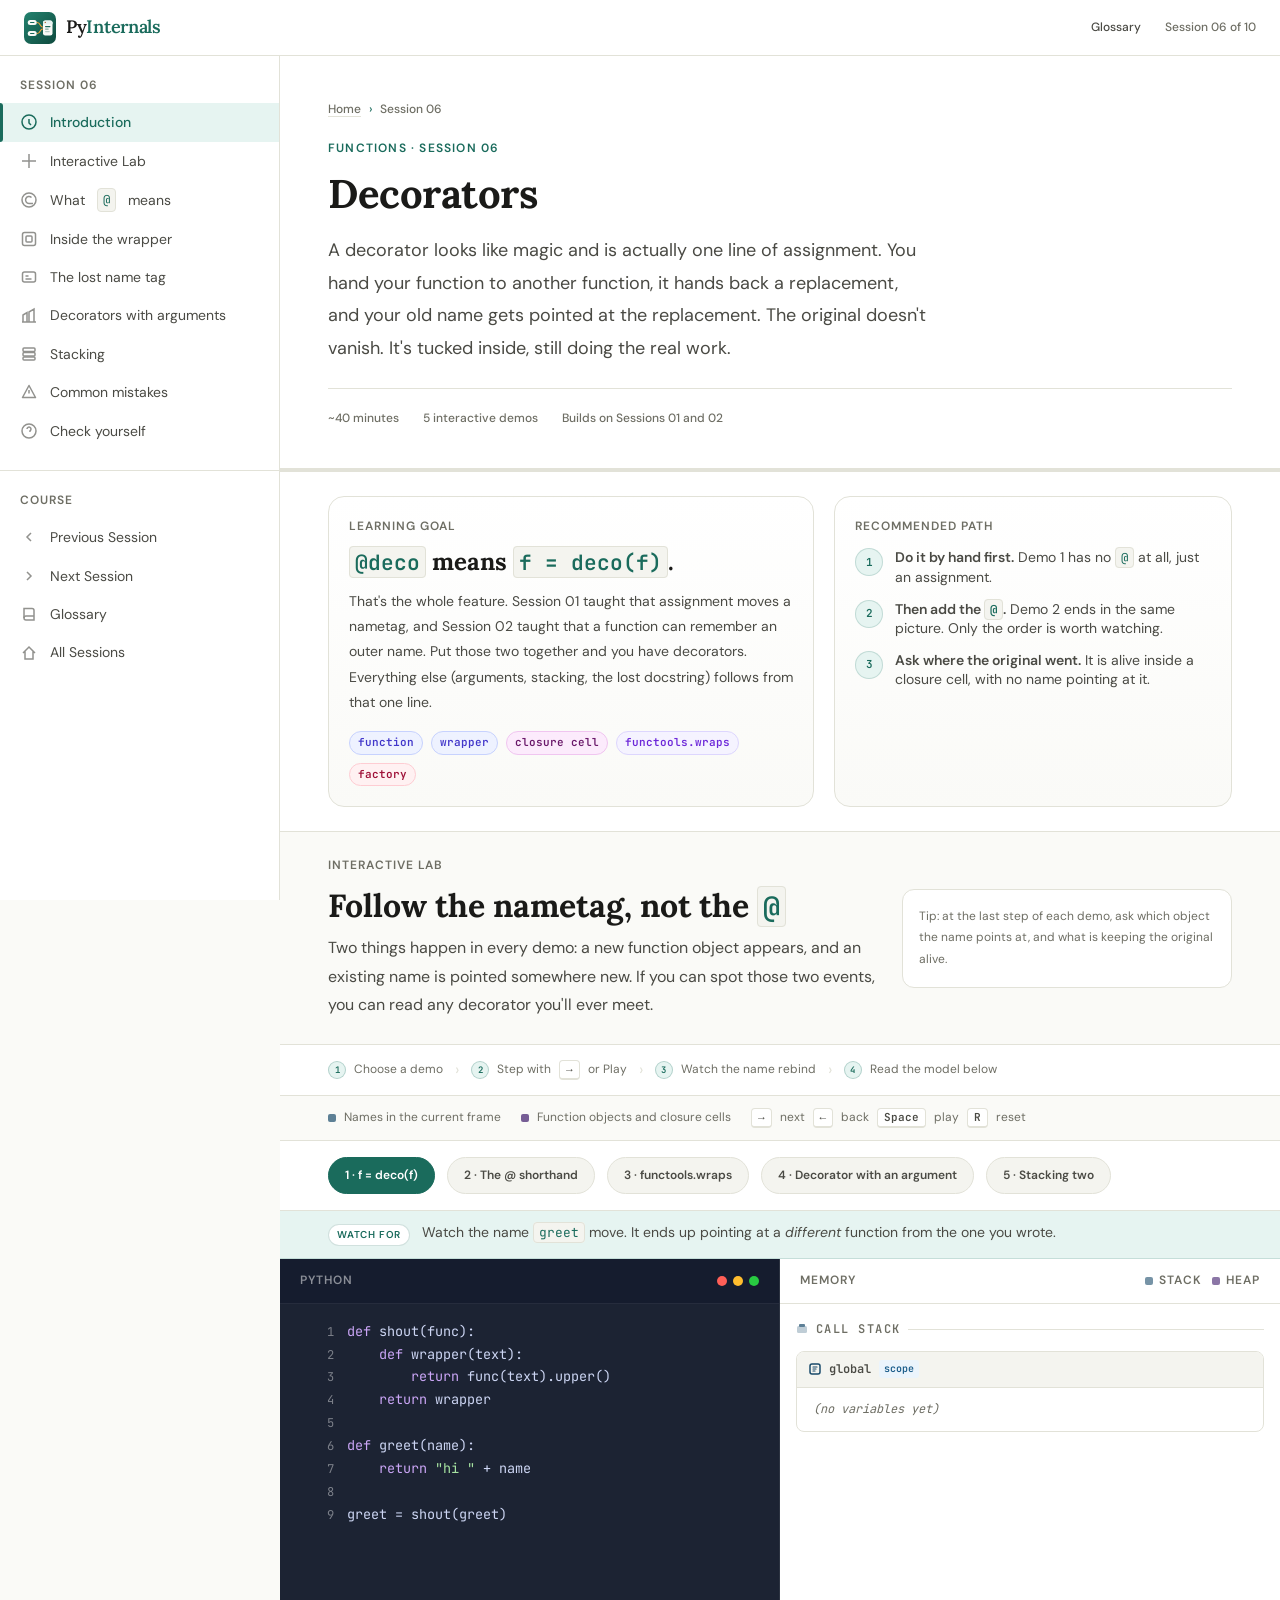
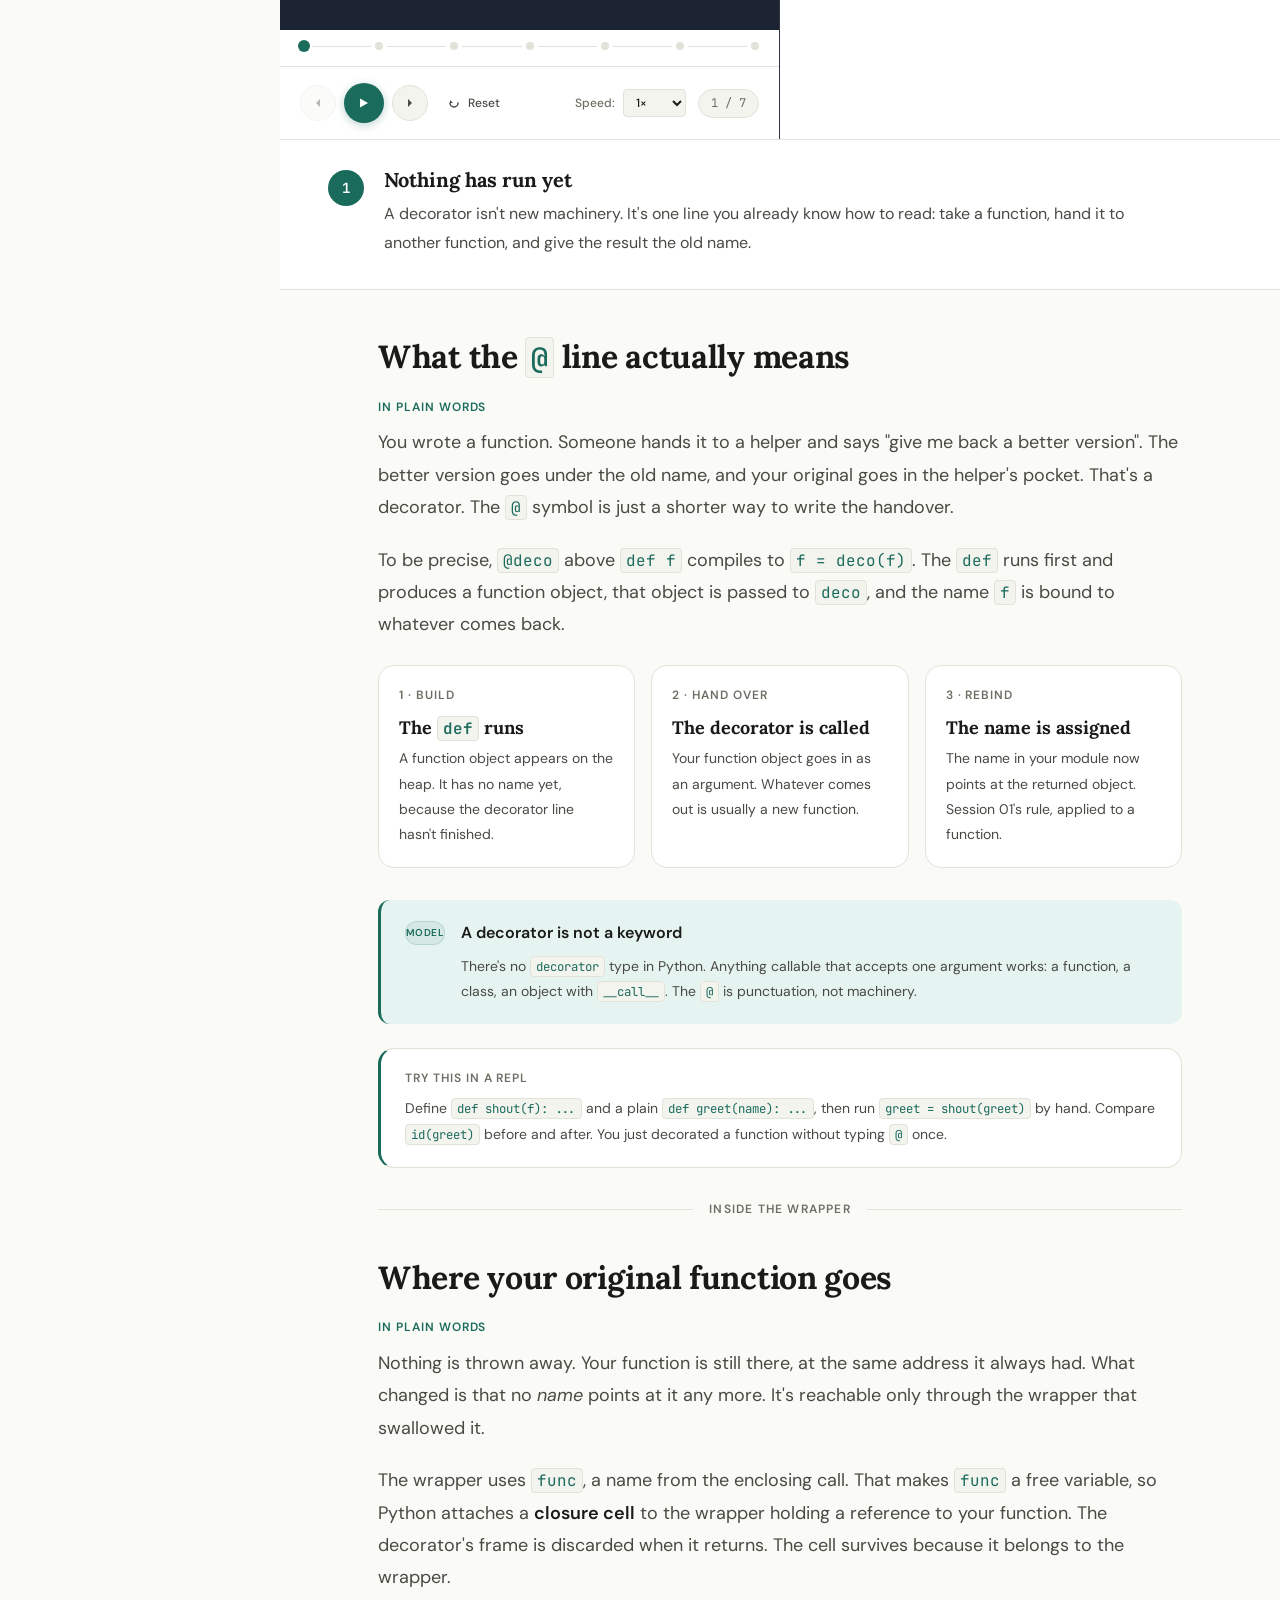
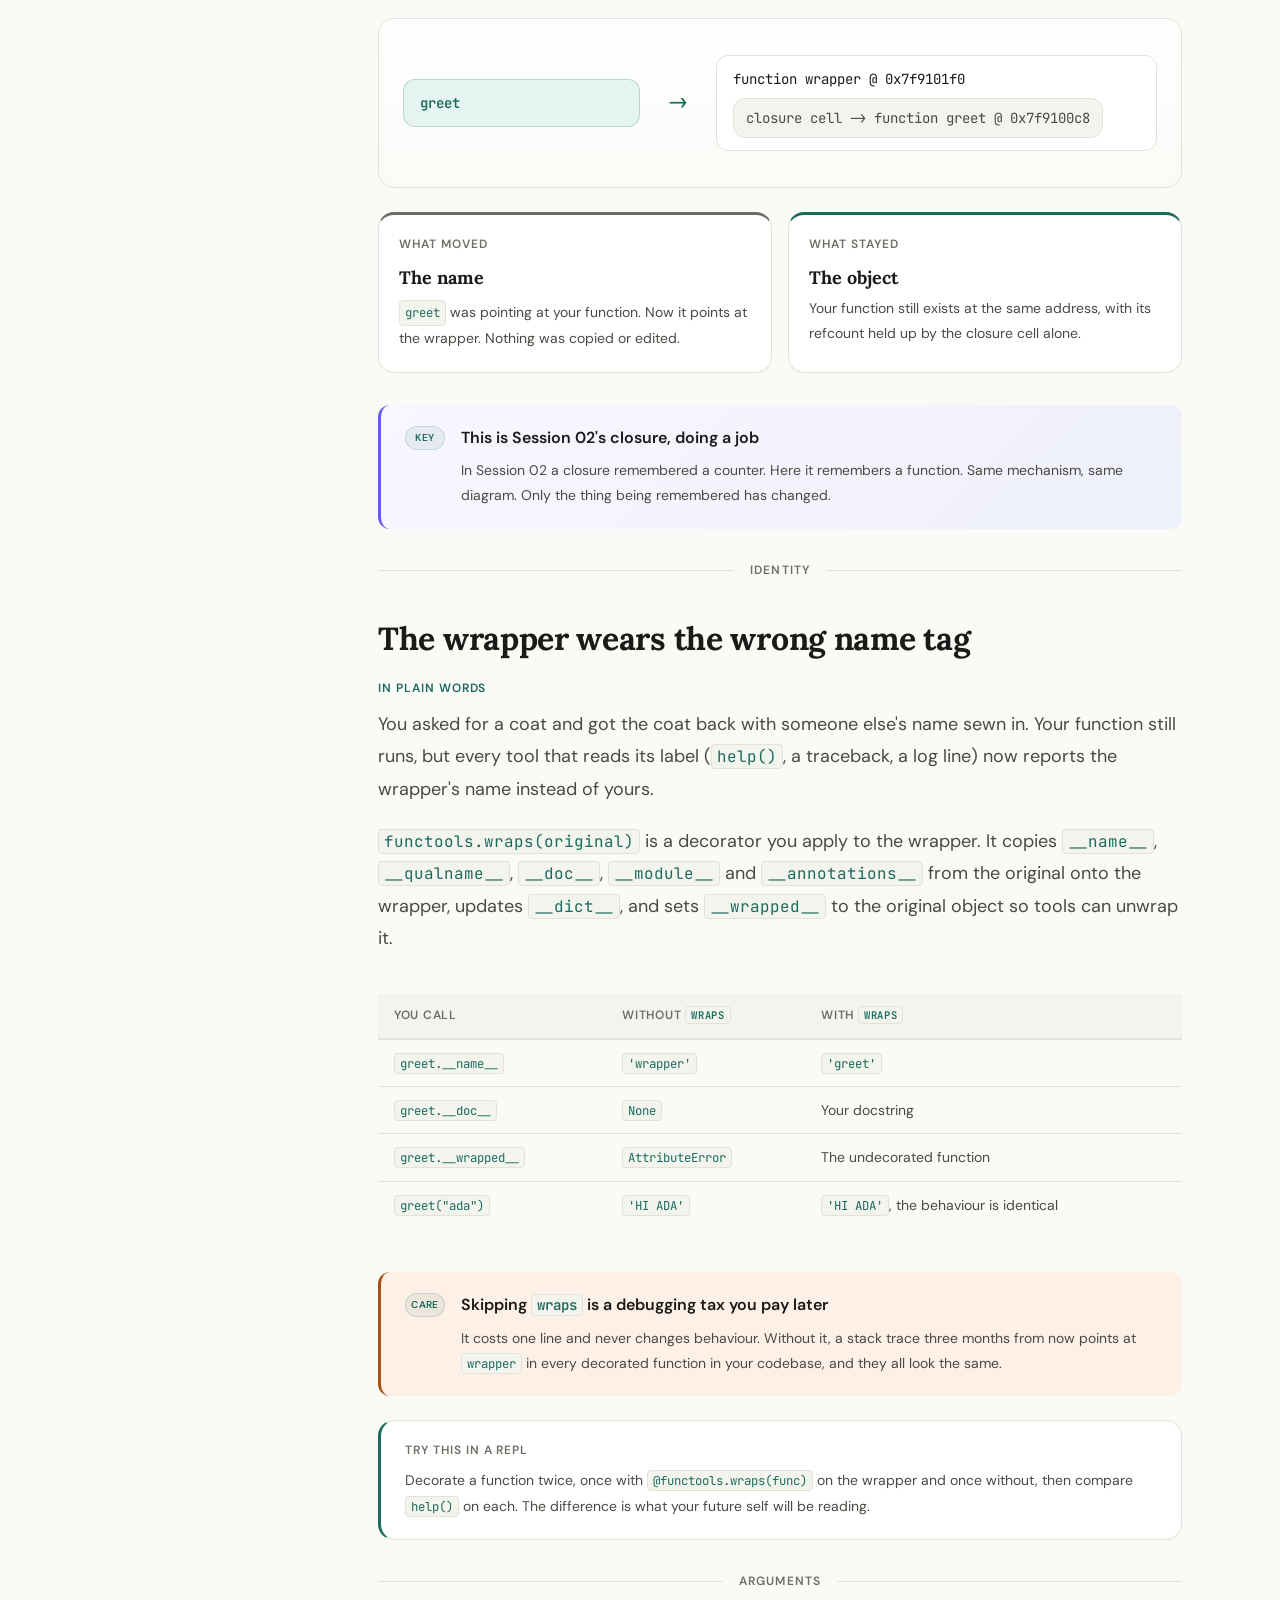
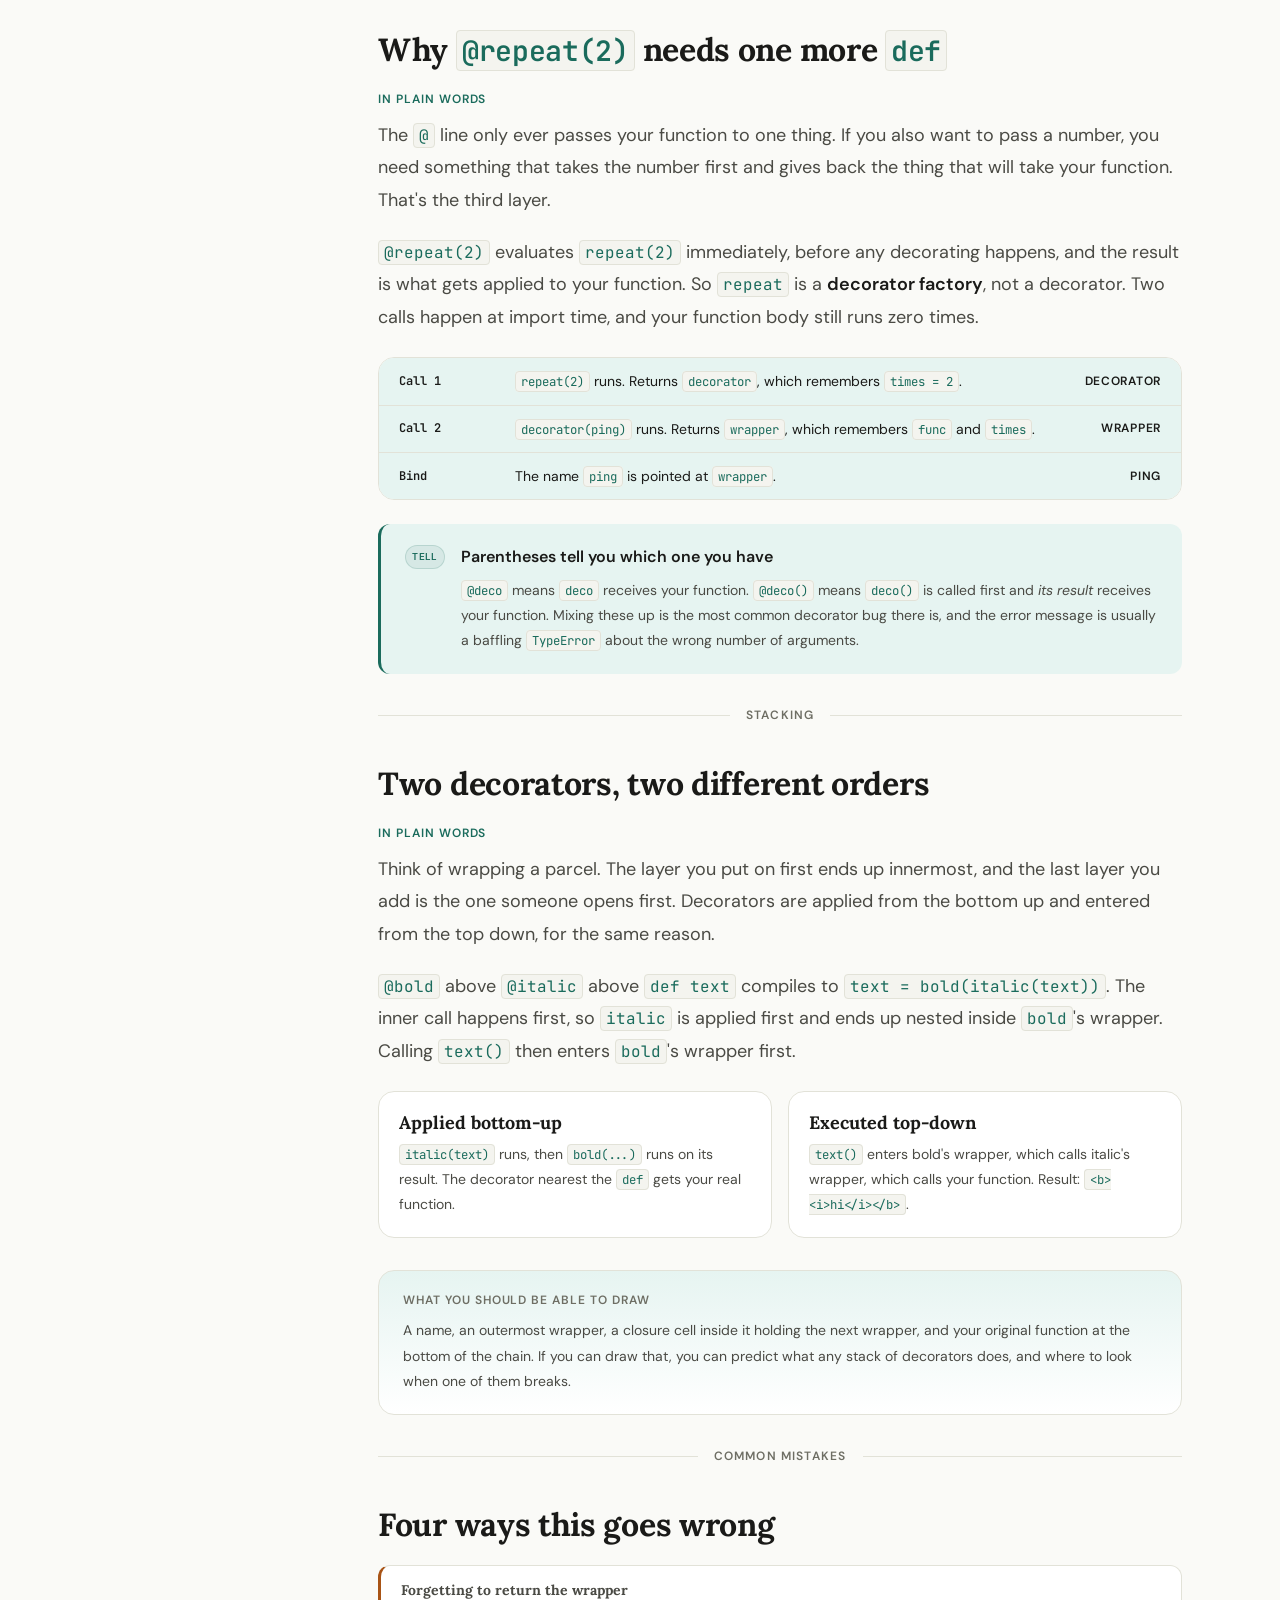
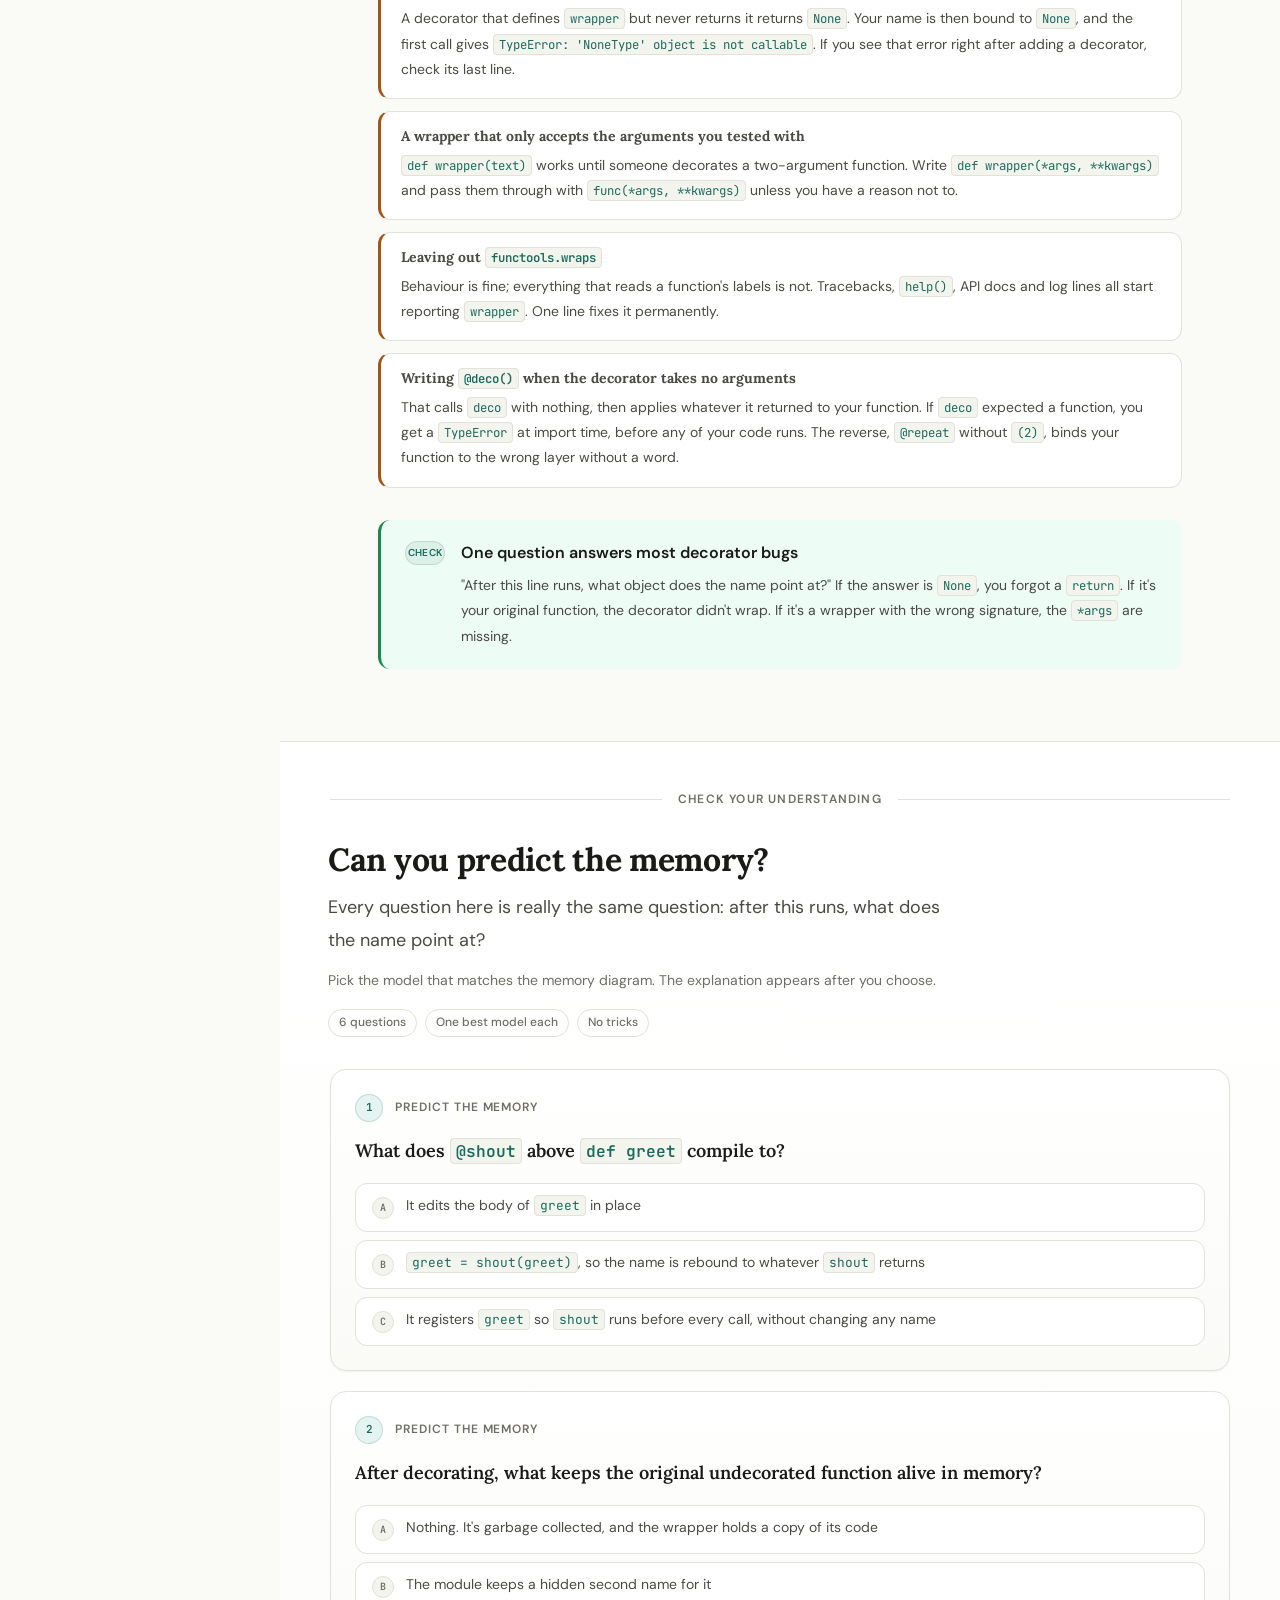
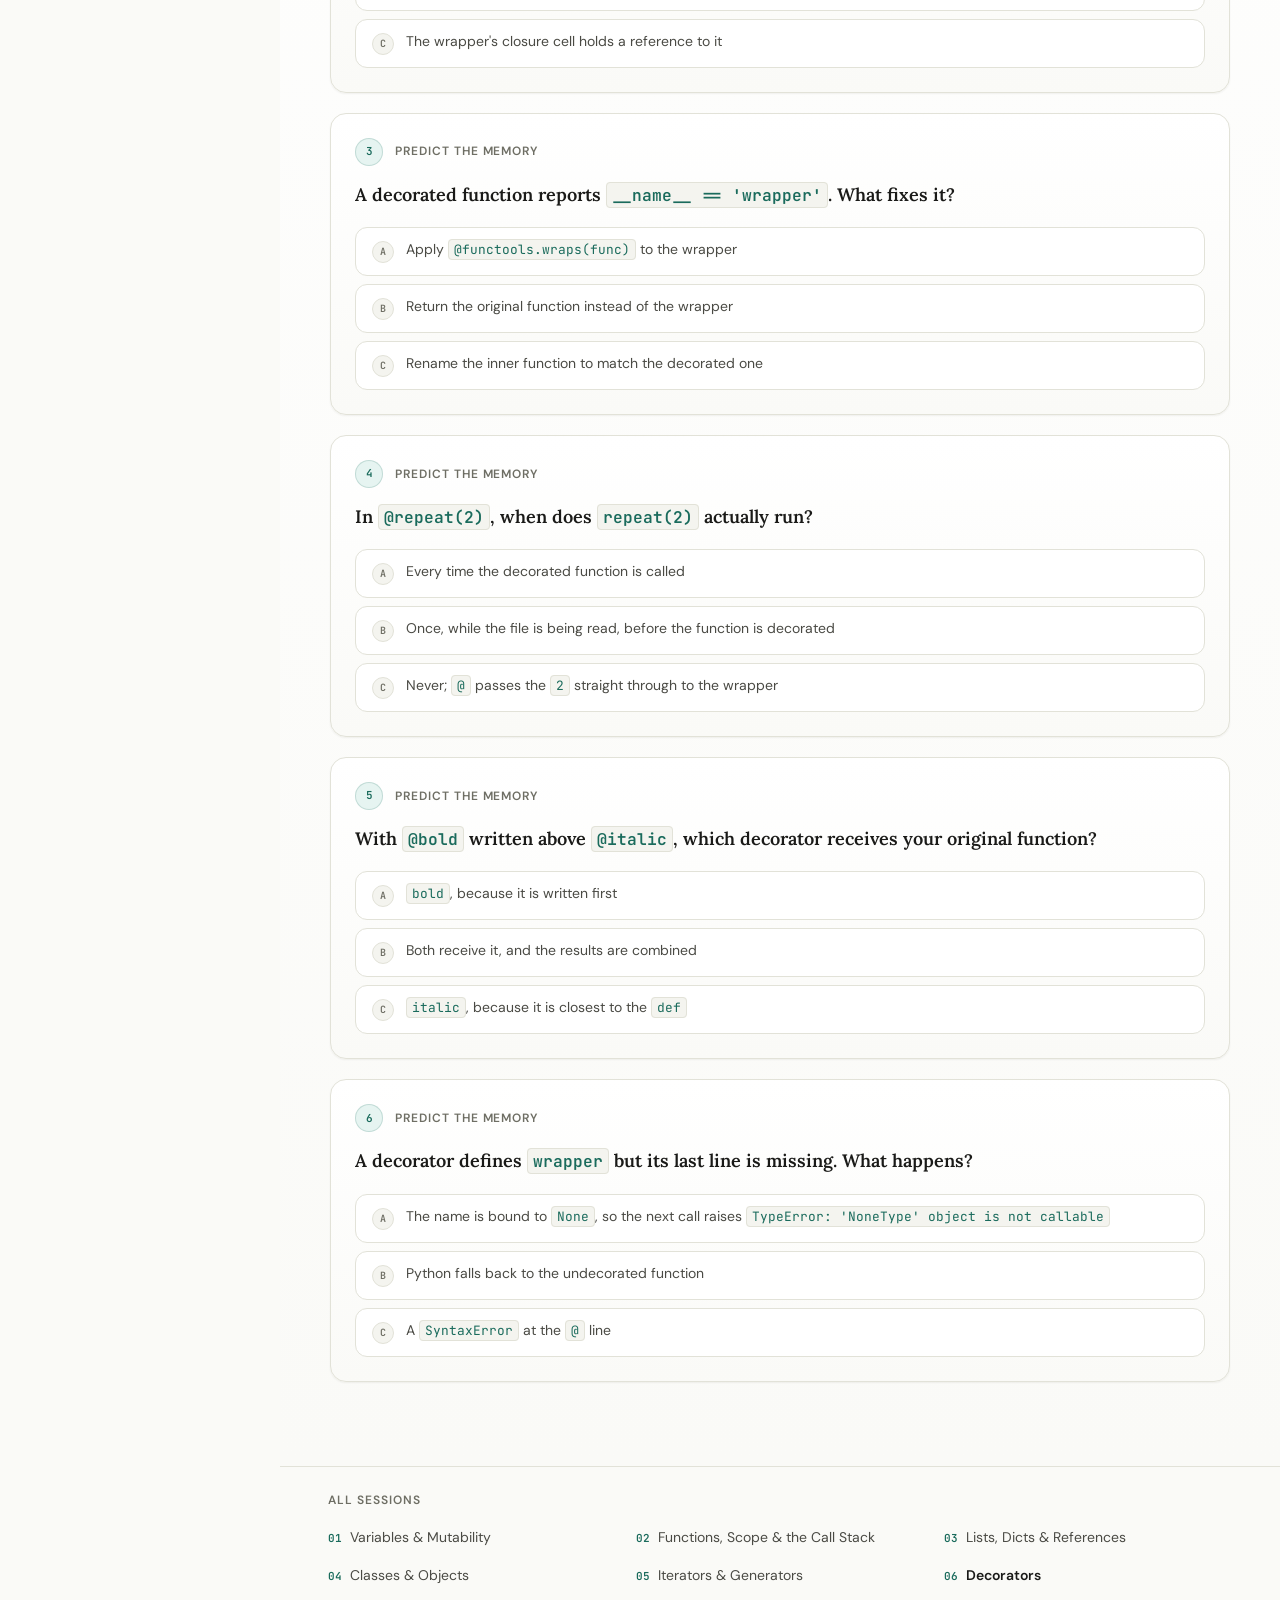
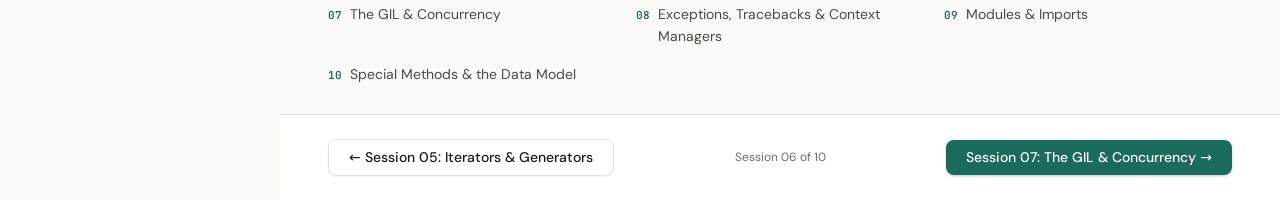
<file: sessions/06-decorators/index.html>
<!DOCTYPE html>
<html lang="en">
<head>
  <meta charset="UTF-8" />
  <meta name="viewport" content="width=device-width, initial-scale=1.0" />
  <title>Python Decorators Explained: @ Means f = deco(f)</title>
  <meta name="description" content="A decorator is one line of assignment. See the wrapper, the closure cell that keeps your function alive, functools.wraps, decorator factories and stacking." />
  <meta name="theme-color" content="#1A6B5C" />
  <link rel="icon" type="image/svg+xml" href="../../assets/images/logo.svg" />
  <link rel="icon" type="image/png" sizes="512x512" href="../../assets/images/icon-512.png" />
  <link rel="apple-touch-icon" href="../../assets/images/apple-touch-icon.png" />
  <link rel="stylesheet" href="../../assets/css/base.css" />
  <link rel="stylesheet" href="../../assets/css/layout.css" />
  <link rel="stylesheet" href="../../assets/css/components.css" />
  <link rel="stylesheet" href="../../assets/css/memory-viz.css" />
  <link rel="stylesheet" href="../../assets/css/animations.css" />
  <link rel="stylesheet" href="../../assets/css/session.css" />
  <!-- seo:head -->
  <link rel="canonical" href="https://inboxpraveen.github.io/Py-Internals/sessions/06-decorators/" />
  <meta name="robots" content="index, follow, max-image-preview:large" />
  <meta name="author" content="Praveen Kumar" />
  <meta property="og:type" content="article" />
  <meta property="og:site_name" content="Py Internals" />
  <meta property="og:locale" content="en_GB" />
  <meta property="og:url" content="https://inboxpraveen.github.io/Py-Internals/sessions/06-decorators/" />
  <meta property="og:title" content="Python Decorators Explained: @ Means f = deco(f)" />
  <meta property="og:description" content="A decorator is one line of assignment. See the wrapper, the closure cell that keeps your function alive, functools.wraps, decorator factories and stacking." />
  <meta property="og:image" content="https://inboxpraveen.github.io/Py-Internals/assets/images/og/06-decorators.png" />
  <meta property="og:image:width" content="1200" />
  <meta property="og:image:height" content="630" />
  <meta property="og:image:alt" content="Python Decorators Explained: @ Means f = deco(f) on Py Internals" />
  <meta property="article:published_time" content="2026-09-03" />
  <meta property="article:modified_time" content="2026-11-14" />
  <meta property="article:section" content="Functions" />
  <meta property="article:author" content="https://github.com/inboxpraveen" />
  <meta name="twitter:card" content="summary_large_image" />
  <meta name="twitter:title" content="Python Decorators Explained: @ Means f = deco(f)" />
  <meta name="twitter:description" content="A decorator is one line of assignment. See the wrapper, the closure cell that keeps your function alive, functools.wraps, decorator factories and stacking." />
  <meta name="twitter:image" content="https://inboxpraveen.github.io/Py-Internals/assets/images/og/06-decorators.png" />
  <link rel="alternate" type="application/atom+xml" title="Py Internals sessions" href="https://inboxpraveen.github.io/Py-Internals/feed.xml" />
  <link rel="manifest" href="https://inboxpraveen.github.io/Py-Internals/manifest.webmanifest" />
  <script type="application/ld+json">
{
  "@context": "https://schema.org",
  "@graph": [
    {
      "@type": [
        "Article",
        "LearningResource"
      ],
      "@id": "https://inboxpraveen.github.io/Py-Internals/sessions/06-decorators/#lesson",
      "mainEntityOfPage": "https://inboxpraveen.github.io/Py-Internals/sessions/06-decorators/",
      "headline": "Session 06: Decorators",
      "name": "Session 06: Decorators",
      "description": "A decorator is one line of assignment. See the wrapper, the closure cell that keeps your function alive, functools.wraps, decorator factories and stacking.",
      "image": "https://inboxpraveen.github.io/Py-Internals/assets/images/og/06-decorators.png",
      "author": {
        "@type": "Person",
        "name": "Praveen Kumar",
        "url": "https://github.com/inboxpraveen"
      },
      "publisher": {
        "@type": "Organization",
        "name": "Py Internals",
        "url": "https://inboxpraveen.github.io/Py-Internals/",
        "logo": {
          "@type": "ImageObject",
          "url": "https://inboxpraveen.github.io/Py-Internals/assets/images/icon-512.png",
          "width": 512,
          "height": 512
        },
        "sameAs": [
          "https://github.com/inboxpraveen/Py-Internals"
        ]
      },
      "datePublished": "2026-09-03",
      "dateModified": "2026-11-14",
      "inLanguage": "en",
      "isAccessibleForFree": true,
      "license": "https://creativecommons.org/licenses/by-sa/4.0/",
      "isPartOf": {
        "@type": "Course",
        "@id": "https://inboxpraveen.github.io/Py-Internals/#course",
        "name": "Py Internals",
        "url": "https://inboxpraveen.github.io/Py-Internals/"
      },
      "position": 6,
      "learningResourceType": "Interactive lesson",
      "educationalLevel": "Beginner",
      "timeRequired": "PT40M",
      "teaches": [
        "decorators as f = deco(f)",
        "wrapper functions",
        "closure cells",
        "functools.wraps and __wrapped__",
        "decorator factories",
        "stacking decorators"
      ],
      "about": [
        "Python (programming language)"
      ],
      "keywords": "decorators as f = deco(f), wrapper functions, closure cells, functools.wraps and __wrapped__, decorator factories, stacking decorators"
    },
    {
      "@type": "BreadcrumbList",
      "itemListElement": [
        {
          "@type": "ListItem",
          "position": 1,
          "name": "Home",
          "item": "https://inboxpraveen.github.io/Py-Internals/"
        },
        {
          "@type": "ListItem",
          "position": 2,
          "name": "Session 06: Decorators",
          "item": "https://inboxpraveen.github.io/Py-Internals/sessions/06-decorators/"
        }
      ]
    }
  ]
}
  </script>
  <!-- /seo:head -->
</head>
<body>

<a class="skip-link" href="#demo-basic">Skip to the interactive lab</a>

<header class="topbar">
  <div class="topbar__logo">
    <button class="menu-toggle" aria-label="Open session menu">
      <svg width="18" height="18" viewBox="0 0 18 18" fill="none" aria-hidden="true">
        <path d="M2 4h14M2 9h14M2 14h14" stroke="currentColor" stroke-width="1.5" stroke-linecap="round"/>
      </svg>
    </button>
    <a href="../../index.html" class="topbar__home" aria-label="Py Internals home">
      <img class="topbar__logo-mark" src="../../assets/images/logo.svg" alt="" width="32" height="32">
      <span class="topbar__brand">Py<span>Internals</span></span>
    </a>
  </div>
  <div class="topbar__actions">
    <a href="../../glossary.html" class="btn btn--ghost btn--sm">Glossary</a>
    <span class="session-count" data-role="session-count">Session 06 of 10</span>
  </div>
</header>

<div class="sidebar-overlay"></div>

<div class="app-shell" style="grid-template-rows:unset">
  <aside class="sidebar" aria-label="Session sections">
    <div class="sidebar__section">
      <div class="sidebar__label">Session 06</div>
      <a href="#intro" class="sidebar__item active">
        <svg class="sidebar__item-icon" viewBox="0 0 18 18" fill="none" stroke="currentColor" stroke-width="1.5" aria-hidden="true">
          <circle cx="9" cy="9" r="7"/><path d="M9 6v4l2 2"/>
        </svg>
        Introduction
      </a>
      <a href="#demo-basic" class="sidebar__item">
        <svg class="sidebar__item-icon" viewBox="0 0 18 18" fill="none" stroke="currentColor" stroke-width="1.5" aria-hidden="true">
          <path d="M2 9h14M9 2v14"/>
        </svg>
        Interactive Lab
      </a>
      <a href="#sugar" class="sidebar__item">
        <svg class="sidebar__item-icon" viewBox="0 0 18 18" fill="none" stroke="currentColor" stroke-width="1.5" aria-hidden="true">
          <path d="M11.5 6.5a3.5 3.5 0 10-2.5 6h4"/><circle cx="9" cy="9" r="7"/>
        </svg>
        What <code>@</code> means
      </a>
      <a href="#wrapper" class="sidebar__item">
        <svg class="sidebar__item-icon" viewBox="0 0 18 18" fill="none" stroke="currentColor" stroke-width="1.5" aria-hidden="true">
          <rect x="2.5" y="2.5" width="13" height="13" rx="2"/><rect x="6" y="6" width="6" height="6" rx="1"/>
        </svg>
        Inside the wrapper
      </a>
      <a href="#identity" class="sidebar__item">
        <svg class="sidebar__item-icon" viewBox="0 0 18 18" fill="none" stroke="currentColor" stroke-width="1.5" aria-hidden="true">
          <rect x="2.5" y="4" width="13" height="10" rx="2"/><path d="M5.5 8h3M5.5 11h6"/>
        </svg>
        The lost name tag
      </a>
      <a href="#factory" class="sidebar__item">
        <svg class="sidebar__item-icon" viewBox="0 0 18 18" fill="none" stroke="currentColor" stroke-width="1.5" aria-hidden="true">
          <path d="M3 15V8l4-2.5V15M9 15V5l5-3v13"/><path d="M2 15h14"/>
        </svg>
        Decorators with arguments
      </a>
      <a href="#stacking" class="sidebar__item">
        <svg class="sidebar__item-icon" viewBox="0 0 18 18" fill="none" stroke="currentColor" stroke-width="1.5" aria-hidden="true">
          <rect x="3" y="3" width="12" height="3.5" rx="1"/><rect x="3" y="7.5" width="12" height="3.5" rx="1"/><rect x="3" y="12" width="12" height="3" rx="1"/>
        </svg>
        Stacking
      </a>
      <a href="#mistakes" class="sidebar__item">
        <svg class="sidebar__item-icon" viewBox="0 0 18 18" fill="none" stroke="currentColor" stroke-width="1.5" aria-hidden="true">
          <path d="M9 2.5l6.5 12h-13z" stroke-linejoin="round"/><path d="M9 7v3.5M9 12.5h.01"/>
        </svg>
        Common mistakes
      </a>
      <a href="#quiz" class="sidebar__item">
        <svg class="sidebar__item-icon" viewBox="0 0 18 18" fill="none" stroke="currentColor" stroke-width="1.5" aria-hidden="true">
          <circle cx="9" cy="9" r="7"/><path d="M7 7a2 2 0 113 1.8v1.2M9 13h.01"/>
        </svg>
        Check yourself
      </a>
    </div>
    <div class="sidebar__section">
      <div class="sidebar__label">Course</div>
      <a href="../05-iterators/" class="sidebar__item">
        <svg class="sidebar__item-icon" viewBox="0 0 18 18" fill="none" stroke="currentColor" stroke-width="1.5" aria-hidden="true">
          <path d="M11 5l-4 4 4 4"/>
        </svg>
        Previous Session
      </a>
      <a href="../07-gil/" class="sidebar__item">
        <svg class="sidebar__item-icon" viewBox="0 0 18 18" fill="none" stroke="currentColor" stroke-width="1.5" aria-hidden="true">
          <path d="M7 5l4 4-4 4"/>
        </svg>
        Next Session
      </a>
      <a href="../../glossary.html" class="sidebar__item">
        <svg class="sidebar__item-icon" viewBox="0 0 18 18" fill="none" stroke="currentColor" stroke-width="1.5" aria-hidden="true">
          <path d="M4 3.5h8a2 2 0 012 2V15H6a2 2 0 01-2-2z"/><path d="M4 13a2 2 0 012-2h8"/>
        </svg>
        Glossary
      </a>
      <a href="../../index.html" class="sidebar__item">
        <svg class="sidebar__item-icon" viewBox="0 0 18 18" fill="none" stroke="currentColor" stroke-width="1.5" aria-hidden="true">
          <path d="M3 9L9 3l6 6M5 7v8h8V7"/>
        </svg>
        All Sessions
      </a>
    </div>
  </aside>

  <main class="main-content">

    <div class="session-hero" id="intro">
      <div class="session-hero__breadcrumb">
        <a href="../../index.html">Home</a>
        <span>›</span>
        Session 06
      </div>
      <div class="session-hero__eyebrow">Functions · Session 06</div>
      <h1 class="session-hero__title">Decorators</h1>
      <p class="session-hero__subtitle">
        A decorator looks like magic and is actually one line of assignment. You hand your function to another function, it hands back a replacement, and your old name gets pointed at the replacement. The original doesn't vanish. It's tucked inside, still doing the real work.
      </p>
      <div class="session-meta">
        <div class="session-meta__item">~40 minutes</div>
        <div class="session-meta__item">5 interactive demos</div>
        <div class="session-meta__item">Builds on Sessions 01 and 02</div>
      </div>
    </div>

    <div class="progress-bar"><div class="progress-bar__fill" id="readProgress" style="width:0%"></div></div>

    <section class="learning-overview">
      <div class="learning-card">
        <div class="learning-card__label">Learning goal</div>
        <h2 class="learning-card__title"><code>@deco</code> means <code>f = deco(f)</code>.</h2>
        <p class="learning-card__body">
          That's the whole feature. Session 01 taught that assignment moves a nametag, and Session 02 taught that a function can remember an outer name. Put those two together and you have decorators. Everything else (arguments, stacking, the lost docstring) follows from that one line.
        </p>
        <div class="concept-chip-row">
          <span class="type-chip type-chip--function">function</span>
          <span class="type-chip type-chip--function">wrapper</span>
          <span class="type-chip type-chip--dict">closure cell</span>
          <span class="type-chip type-chip--method">functools.wraps</span>
          <span class="type-chip type-chip--class">factory</span>
        </div>
      </div>
      <div class="learning-card">
        <div class="learning-card__label">Recommended path</div>
        <div class="learning-path">
          <div class="learning-path__step">
            <span class="learning-path__num">1</span>
            <span><strong>Do it by hand first.</strong> Demo 1 has no <code>@</code> at all, just an assignment.</span>
          </div>
          <div class="learning-path__step">
            <span class="learning-path__num">2</span>
            <span><strong>Then add the <code>@</code>.</strong> Demo 2 ends in the same picture. Only the order is worth watching.</span>
          </div>
          <div class="learning-path__step">
            <span class="learning-path__num">3</span>
            <span><strong>Ask where the original went.</strong> It is alive inside a closure cell, with no name pointing at it.</span>
          </div>
        </div>
      </div>
    </section>

    <div id="demo-basic">
      <section class="stage-intro" aria-labelledby="stage-title">
        <div>
          <div class="stage-intro__label">Interactive lab</div>
          <h2 id="stage-title">Follow the nametag, not the <code>@</code></h2>
          <p>
            Two things happen in every demo: a new function object appears, and an existing name is pointed somewhere new. If you can spot those two events, you can read any decorator you'll ever meet.
          </p>
        </div>
        <div class="stage-intro__hint">
          Tip: at the last step of each demo, ask which object the name points at, and what is keeping the original alive.
        </div>
      </section>

      <div class="demo-guide">
        <div class="demo-guide__step"><span class="demo-guide__badge">1</span> Choose a demo</div>
        <span class="demo-guide__arrow">›</span>
        <div class="demo-guide__step"><span class="demo-guide__badge">2</span> Step with <kbd>→</kbd> or Play</div>
        <span class="demo-guide__arrow">›</span>
        <div class="demo-guide__step"><span class="demo-guide__badge">3</span> Watch the name rebind</div>
        <span class="demo-guide__arrow">›</span>
        <div class="demo-guide__step"><span class="demo-guide__badge">4</span> Read the model below</div>
      </div>

      <div class="mem-legend" aria-label="How to read the memory diagram">
        <div class="mem-legend__item"><span class="mem-legend__swatch mem-legend__swatch--stack"></span> Names in the current frame</div>
        <div class="mem-legend__item"><span class="mem-legend__swatch mem-legend__swatch--heap"></span> Function objects and closure cells</div>
        <div class="mem-legend__item"><kbd>→</kbd> next <kbd>←</kbd> back <kbd>Space</kbd> play <kbd>R</kbd> reset</div>
      </div>

      <div class="demo-selector">
        <button class="demo-pill active" data-demo="manual">1 · f = deco(f)</button>
        <button class="demo-pill" data-demo="sugar">2 · The @ shorthand</button>
        <button class="demo-pill" data-demo="identity">3 · functools.wraps</button>
        <button class="demo-pill" data-demo="factory">4 · Decorator with an argument</button>
        <button class="demo-pill" data-demo="stacking">5 · Stacking two</button>
      </div>

      <div class="demo-watch" id="demoWatch"></div>

      <div class="stage" id="stage">
        <div class="stage__code-panel">
          <div class="panel-header panel-header--dark">
            <span>python</span>
            <div style="display:flex;align-items:center;gap:6px" aria-hidden="true">
              <div class="code-block__dot"></div>
              <div class="code-block__dot"></div>
              <div class="code-block__dot"></div>
            </div>
          </div>
          <div class="code-panel-body" id="codePanel"></div>
          <div class="step-track" data-role="step-track" id="stepTrack" role="group" aria-label="Jump to a step"></div>
          <div class="playback-controls" id="controls">
            <div class="playback-controls__left">
              <button class="step-btn" data-action="prev" title="Previous step" aria-label="Previous step" disabled>
                <svg width="12" height="12" viewBox="0 0 12 12" fill="currentColor" aria-hidden="true"><path d="M8 2L4 6l4 4"/></svg>
              </button>
              <button class="play-btn" data-action="play" title="Play / Pause" aria-label="Play the walkthrough">
                <svg width="14" height="14" viewBox="0 0 14 14" fill="currentColor" aria-hidden="true"><path d="M3 2.5l8 4.5-8 4.5z"/></svg>
              </button>
              <button class="step-btn" data-action="next" title="Next step" aria-label="Next step">
                <svg width="12" height="12" viewBox="0 0 12 12" fill="currentColor" aria-hidden="true"><path d="M4 2l4 4-4 4"/></svg>
              </button>
              <button class="btn btn--ghost btn--sm" data-action="reset" title="Reset" aria-label="Reset to the first step">
                <svg width="12" height="12" viewBox="0 0 12 12" fill="none" stroke="currentColor" stroke-width="1.5" aria-hidden="true">
                  <path d="M10 6A4 4 0 112 6" stroke-linecap="round"/>
                  <path d="M2 3v3h3" fill="currentColor" stroke="none"/>
                </svg>
                Reset
              </button>
            </div>
            <div class="playback-controls__right">
              <div class="speed-control">
                <label for="speedSelect">Speed:</label>
                <select class="speed-select" id="speedSelect" data-action="speed">
                  <option value="1700">0.5×</option>
                  <option value="900" selected>1×</option>
                  <option value="600">1.5×</option>
                  <option value="400">2×</option>
                </select>
              </div>
              <span class="step-counter" data-role="step-counter">1 / 1</span>
            </div>
          </div>
        </div>
        <div class="stage__memory-panel">
          <div class="panel-header">
            <span style="color:var(--clr-text-3)">Memory</span>
            <div style="display:flex;align-items:center;gap:6px;font-size:var(--fs-xs);color:var(--clr-text-3)">
              <span style="display:inline-block;width:8px;height:8px;background:var(--clr-mem-stack);border-radius:2px;opacity:.6"></span>
              stack
              <span style="display:inline-block;width:8px;height:8px;background:var(--clr-mem-heap);border-radius:2px;opacity:.6;margin-left:4px"></span>
              heap
            </div>
          </div>
          <div class="mem-panel-body" id="memPanel"></div>
        </div>
        <div class="explanation-strip" aria-live="polite">
          <div class="explanation-strip__step-num" id="stepNum">1</div>
          <div class="explanation-strip__content">
            <h3 id="stepTitle" class="explanation-text">Nothing has run yet</h3>
            <p id="stepDesc" class="explanation-text">Press Play or use Next to watch a decorator take a function apart.</p>
          </div>
        </div>
      </div>
    </div>

    <article class="narrative">
      <h2 id="sugar">What the <code>@</code> line actually means</h2>
      <p class="in-plain">
        <span class="in-plain__label">In plain words</span>
        You wrote a function. Someone hands it to a helper and says "give me back a better version". The better version goes under the old name, and your original goes in the helper's pocket. That's a decorator. The <code>@</code> symbol is just a shorter way to write the handover.
      </p>
      <p class="narrative-lede then-precise">
        To be precise, <code>@deco</code> above <code>def f</code> compiles to <code>f = deco(f)</code>. The <code>def</code> runs first and produces a function object, that object is passed to <code>deco</code>, and the name <code>f</code> is bound to whatever comes back.
      </p>

      <div class="flow-grid">
        <div class="flow-card">
          <div class="section-label">1 · Build</div>
          <h3>The <code>def</code> runs</h3>
          <p>A function object appears on the heap. It has no name yet, because the decorator line hasn't finished.</p>
        </div>
        <div class="flow-card">
          <div class="section-label">2 · Hand over</div>
          <h3>The decorator is called</h3>
          <p>Your function object goes in as an argument. Whatever comes out is usually a new function.</p>
        </div>
        <div class="flow-card">
          <div class="section-label">3 · Rebind</div>
          <h3>The name is assigned</h3>
          <p>The name in your module now points at the returned object. Session 01's rule, applied to a function.</p>
        </div>
      </div>

      <div class="callout callout--info">
        <div class="callout__icon">Model</div>
        <div>
          <div class="callout__title">A decorator is not a keyword</div>
          <div class="callout__body">
            There's no <code>decorator</code> type in Python. Anything callable that accepts one argument works: a function, a class, an object with <code>__call__</code>. The <code>@</code> is punctuation, not machinery.
          </div>
        </div>
      </div>

      <div class="try-this">
        <div class="try-this__label">Try this in a REPL</div>
        <p>
          Define <code>def shout(f): ...</code> and a plain <code>def greet(name): ...</code>,
          then run <code>greet = shout(greet)</code> by hand. Compare <code>id(greet)</code>
          before and after. You just decorated a function without typing <code>@</code> once.
        </p>
      </div>

      <div id="wrapper">
        <div class="section-divider"><div class="section-divider__label">Inside the wrapper</div></div>
        <h2>Where your original function goes</h2>
        <p class="in-plain">
          <span class="in-plain__label">In plain words</span>
          Nothing is thrown away. Your function is still there, at the same address it always had. What changed is that no <em>name</em> points at it any more. It's reachable only through the wrapper that swallowed it.
        </p>
        <p class="then-precise">
          The wrapper uses <code>func</code>, a name from the enclosing call. That makes <code>func</code> a free variable, so Python attaches a <strong>closure cell</strong> to the wrapper holding a reference to your function. The decorator's frame is discarded when it returns. The cell survives because it belongs to the wrapper.
        </p>

        <div class="reference-map" aria-label="Reference diagram after decorating">
          <div class="reference-map__row">
            <div class="reference-map__name">greet</div>
            <div class="reference-map__arrow">-&gt;</div>
            <div class="reference-map__object">
              function wrapper @ 0x7f9101f0
              <span class="reference-map__slot">closure cell -&gt; function greet @ 0x7f9100c8</span>
            </div>
          </div>
        </div>

        <div class="rule-grid">
          <div class="rule-card rule-card--rebind">
            <div class="rule-card__label">What moved</div>
            <h3>The name</h3>
            <p><code>greet</code> was pointing at your function. Now it points at the wrapper. Nothing was copied or edited.</p>
          </div>
          <div class="rule-card rule-card--mutate">
            <div class="rule-card__label">What stayed</div>
            <h3>The object</h3>
            <p>Your function still exists at the same address, with its refcount held up by the closure cell alone.</p>
          </div>
        </div>

        <div class="callout callout--insight">
          <div class="callout__icon">Key</div>
          <div>
            <div class="callout__title">This is Session 02's closure, doing a job</div>
            <div class="callout__body">
              In Session 02 a closure remembered a counter. Here it remembers a function. Same mechanism, same diagram. Only the thing being remembered has changed.
            </div>
          </div>
        </div>
      </div>

      <div id="identity">
        <div class="section-divider"><div class="section-divider__label">Identity</div></div>
        <h2>The wrapper wears the wrong name tag</h2>
        <p class="in-plain">
          <span class="in-plain__label">In plain words</span>
          You asked for a coat and got the coat back with someone else's name sewn in.
          Your function still runs, but every tool that reads its label (<code>help()</code>, a traceback, a log line) now reports the wrapper's name instead of yours.
        </p>
        <p class="then-precise">
          <code>functools.wraps(original)</code> is a decorator you apply to the wrapper.
          It copies <code>__name__</code>, <code>__qualname__</code>, <code>__doc__</code>,
          <code>__module__</code> and <code>__annotations__</code> from the original onto
          the wrapper, updates <code>__dict__</code>, and sets <code>__wrapped__</code> to
          the original object so tools can unwrap it.
        </p>

        <div style="overflow-x:auto">
          <table class="comparison-table">
            <thead>
              <tr>
                <th>You call</th>
                <th>Without <code>wraps</code></th>
                <th>With <code>wraps</code></th>
              </tr>
            </thead>
            <tbody>
              <tr>
                <td><code>greet.__name__</code></td>
                <td><code>'wrapper'</code></td>
                <td><code>'greet'</code></td>
              </tr>
              <tr>
                <td><code>greet.__doc__</code></td>
                <td><code>None</code></td>
                <td>Your docstring</td>
              </tr>
              <tr>
                <td><code>greet.__wrapped__</code></td>
                <td><code>AttributeError</code></td>
                <td>The undecorated function</td>
              </tr>
              <tr>
                <td><code>greet("ada")</code></td>
                <td><code>'HI ADA'</code></td>
                <td><code>'HI ADA'</code>, the behaviour is identical</td>
              </tr>
            </tbody>
          </table>
        </div>

        <div class="callout callout--warn">
          <div class="callout__icon">Care</div>
          <div>
            <div class="callout__title">Skipping <code>wraps</code> is a debugging tax you pay later</div>
            <div class="callout__body">
              It costs one line and never changes behaviour. Without it, a stack trace three months from now points at <code>wrapper</code> in every decorated function in your codebase, and they all look the same.
            </div>
          </div>
        </div>

        <div class="try-this">
          <div class="try-this__label">Try this in a REPL</div>
          <p>
            Decorate a function twice, once with <code>@functools.wraps(func)</code> on the wrapper and once without, then compare <code>help()</code> on each. The difference is what your future self will be reading.
          </p>
        </div>
      </div>

      <div id="factory">
        <div class="section-divider"><div class="section-divider__label">Arguments</div></div>
        <h2>Why <code>@repeat(2)</code> needs one more <code>def</code></h2>
        <p class="in-plain">
          <span class="in-plain__label">In plain words</span>
          The <code>@</code> line only ever passes your function to one thing. If you also want to pass a number, you need something that takes the number first and gives back the thing that will take your function. That's the third layer.
        </p>
        <p class="then-precise">
          <code>@repeat(2)</code> evaluates <code>repeat(2)</code> immediately, before any decorating happens, and the result is what gets applied to your function. So <code>repeat</code> is a <strong>decorator factory</strong>, not a decorator. Two calls happen at import time, and your function body still runs zero times.
        </p>

        <div class="lookup-path" aria-label="Order of calls for a decorator factory">
          <div class="lookup-path__step is-hit">
            <span class="lookup-path__where">Call 1</span>
            <span><code>repeat(2)</code> runs. Returns <code>decorator</code>, which remembers <code>times = 2</code>.</span>
            <span class="lookup-path__result">decorator</span>
          </div>
          <div class="lookup-path__step is-hit">
            <span class="lookup-path__where">Call 2</span>
            <span><code>decorator(ping)</code> runs. Returns <code>wrapper</code>, which remembers <code>func</code> and <code>times</code>.</span>
            <span class="lookup-path__result">wrapper</span>
          </div>
          <div class="lookup-path__step is-hit">
            <span class="lookup-path__where">Bind</span>
            <span>The name <code>ping</code> is pointed at <code>wrapper</code>.</span>
            <span class="lookup-path__result">ping</span>
          </div>
        </div>

        <div class="callout callout--info">
          <div class="callout__icon">Tell</div>
          <div>
            <div class="callout__title">Parentheses tell you which one you have</div>
            <div class="callout__body">
              <code>@deco</code> means <code>deco</code> receives your function.
              <code>@deco()</code> means <code>deco()</code> is called first and <em>its result</em>
              receives your function. Mixing these up is the most common decorator bug there is, and the error message is usually a baffling <code>TypeError</code> about the wrong number of arguments.
            </div>
          </div>
        </div>
      </div>

      <div id="stacking">
        <div class="section-divider"><div class="section-divider__label">Stacking</div></div>
        <h2>Two decorators, two different orders</h2>
        <p class="in-plain">
          <span class="in-plain__label">In plain words</span>
          Think of wrapping a parcel. The layer you put on first ends up innermost, and the last layer you add is the one someone opens first. Decorators are applied from the bottom up and entered from the top down, for the same reason.
        </p>
        <p class="then-precise">
          <code>@bold</code> above <code>@italic</code> above <code>def text</code> compiles to
          <code>text = bold(italic(text))</code>. The inner call happens first, so
          <code>italic</code> is applied first and ends up nested inside <code>bold</code>'s
          wrapper. Calling <code>text()</code> then enters <code>bold</code>'s wrapper first.
        </p>

        <div class="diagram-grid">
          <div class="diagram-card">
            <h3>Applied bottom-up</h3>
            <p>
              <code>italic(text)</code> runs, then <code>bold(...)</code> runs on its result.
              The decorator nearest the <code>def</code> gets your real function.
            </p>
          </div>
          <div class="diagram-card">
            <h3>Executed top-down</h3>
            <p>
              <code>text()</code> enters bold's wrapper, which calls italic's wrapper,
              which calls your function. Result: <code>&lt;b&gt;&lt;i&gt;hi&lt;/i&gt;&lt;/b&gt;</code>.
            </p>
          </div>
        </div>

        <div class="recap-box">
          <div class="recap-box__label">What you should be able to draw</div>
          <p>
            A name, an outermost wrapper, a closure cell inside it holding the next wrapper,
            and your original function at the bottom of the chain. If you can draw that, you can predict what any stack of decorators does, and where to look when one of them breaks.
          </p>
        </div>
      </div>

      <div id="mistakes">
        <div class="section-divider"><div class="section-divider__label">Common mistakes</div></div>
        <h2>Four ways this goes wrong</h2>

        <div class="mistake-list">
          <div class="mistake-item">
            <h3>Forgetting to return the wrapper</h3>
            <p>
              A decorator that defines <code>wrapper</code> but never returns it returns
              <code>None</code>. Your name is then bound to <code>None</code>, and the first
              call gives <code>TypeError: 'NoneType' object is not callable</code>. If you see
              that error right after adding a decorator, check its last line.
            </p>
          </div>
          <div class="mistake-item">
            <h3>A wrapper that only accepts the arguments you tested with</h3>
            <p>
              <code>def wrapper(text)</code> works until someone decorates a two-argument
              function. Write <code>def wrapper(*args, **kwargs)</code> and pass them through
              with <code>func(*args, **kwargs)</code> unless you have a reason not to.
            </p>
          </div>
          <div class="mistake-item">
            <h3>Leaving out <code>functools.wraps</code></h3>
            <p>
              Behaviour is fine; everything that reads a function's labels is not.
              Tracebacks, <code>help()</code>, API docs and log lines all start reporting
              <code>wrapper</code>. One line fixes it permanently.
            </p>
          </div>
          <div class="mistake-item">
            <h3>Writing <code>@deco()</code> when the decorator takes no arguments</h3>
            <p>
              That calls <code>deco</code> with nothing, then applies whatever it returned
              to your function. If <code>deco</code> expected a function, you get a <code>TypeError</code> at import time, before any of your code runs. The reverse, <code>@repeat</code> without <code>(2)</code>, binds your function to the wrong layer without a word.
            </p>
          </div>
        </div>

        <div class="callout callout--success">
          <div class="callout__icon">Check</div>
          <div>
            <div class="callout__title">One question answers most decorator bugs</div>
            <div class="callout__body">
              "After this line runs, what object does the name point at?" If the answer is <code>None</code>, you forgot a <code>return</code>. If it's your original function, the decorator didn't wrap. If it's a wrapper with the wrong signature, the <code>*args</code> are missing.
            </div>
          </div>
        </div>
      </div>
    </article>

    <section class="quiz" id="quiz" data-session="06-decorators">
      <div class="section-divider"><div class="section-divider__label">Check your understanding</div></div>
      <h2>Can you predict the memory?</h2>
      <p class="quiz__lede">Every question here is really the same question: after this runs, what does the name point at?</p>

      <div class="quiz-card" data-answer="1">
        <div class="quiz-card__q">1. What does <code>@shout</code> above <code>def greet</code> compile to?</div>
        <button class="quiz-option" data-choice="0">It edits the body of <code>greet</code> in place</button>
        <button class="quiz-option" data-choice="1"><code>greet = shout(greet)</code>, so the name is rebound to whatever <code>shout</code> returns</button>
        <button class="quiz-option" data-choice="2">It registers <code>greet</code> so <code>shout</code> runs before every call, without changing any name</button>
        <div class="quiz-explain">
          A decorator never modifies your function. It calls something with it and rebinds the name to the result. If that result isn't callable, the next call fails.
        </div>
      </div>

      <div class="quiz-card" data-answer="2">
        <div class="quiz-card__q">2. After decorating, what keeps the original undecorated function alive in memory?</div>
        <button class="quiz-option" data-choice="0">Nothing. It's garbage collected, and the wrapper holds a copy of its code</button>
        <button class="quiz-option" data-choice="1">The module keeps a hidden second name for it</button>
        <button class="quiz-option" data-choice="2">The wrapper's closure cell holds a reference to it</button>
        <div class="quiz-explain">
          No name points at it any more, but its reference count isn't zero, because the wrapper's closure cell still refers to it. That's the only reason calling the wrapper still works.
        </div>
      </div>

      <div class="quiz-card" data-answer="0">
        <div class="quiz-card__q">3. A decorated function reports <code>__name__ == 'wrapper'</code>. What fixes it?</div>
        <button class="quiz-option" data-choice="0">Apply <code>@functools.wraps(func)</code> to the wrapper</button>
        <button class="quiz-option" data-choice="1">Return the original function instead of the wrapper</button>
        <button class="quiz-option" data-choice="2">Rename the inner function to match the decorated one</button>
        <div class="quiz-explain">
          <code>wraps</code> copies <code>__name__</code>, <code>__doc__</code> and friends onto the wrapper and sets
          <code>__wrapped__</code>. Renaming the inner <code>def</code> would only work for one function; <code>wraps</code> works for all of them.
        </div>
      </div>

      <div class="quiz-card" data-answer="1">
        <div class="quiz-card__q">4. In <code>@repeat(2)</code>, when does <code>repeat(2)</code> actually run?</div>
        <button class="quiz-option" data-choice="0">Every time the decorated function is called</button>
        <button class="quiz-option" data-choice="1">Once, while the file is being read, before the function is decorated</button>
        <button class="quiz-option" data-choice="2">Never; <code>@</code> passes the <code>2</code> straight through to the wrapper</button>
        <div class="quiz-explain">
          <code>repeat(2)</code> is evaluated first and must return a decorator. That decorator is then
          called with your function. Two calls at import time, and your function body runs in neither.
        </div>
      </div>

      <div class="quiz-card" data-answer="2">
        <div class="quiz-card__q">5. With <code>@bold</code> written above <code>@italic</code>, which decorator receives your original function?</div>
        <button class="quiz-option" data-choice="0"><code>bold</code>, because it is written first</button>
        <button class="quiz-option" data-choice="1">Both receive it, and the results are combined</button>
        <button class="quiz-option" data-choice="2"><code>italic</code>, because it is closest to the <code>def</code></button>
        <div class="quiz-explain">
          It compiles to <code>text = bold(italic(text))</code>. The inner call runs first, so <code>italic</code>
          gets your function and <code>bold</code> only ever sees italic's wrapper.
        </div>
      </div>

      <div class="quiz-card" data-answer="0">
        <div class="quiz-card__q">6. A decorator defines <code>wrapper</code> but its last line is missing. What happens?</div>
        <button class="quiz-option" data-choice="0">The name is bound to <code>None</code>, so the next call raises <code>TypeError: 'NoneType' object is not callable</code></button>
        <button class="quiz-option" data-choice="1">Python falls back to the undecorated function</button>
        <button class="quiz-option" data-choice="2">A <code>SyntaxError</code> at the <code>@</code> line</button>
        <div class="quiz-explain">
          A function with no <code>return</code> returns <code>None</code>, and <code>f = deco(f)</code> binds <code>f</code> to that. The failure shows up at the first call, not at the decorator.
        </div>
      </div>
    </section>

    <!-- seo:sessions-nav -->
    <nav class="sessions-nav" aria-label="All sessions">
      <div class="sessions-nav__label">All sessions</div>
      <ul>
        <li><a href="../01-variables/"><span>01</span> Variables &amp; Mutability</a></li>
        <li><a href="../02-functions/"><span>02</span> Functions, Scope &amp; the Call Stack</a></li>
        <li><a href="../03-lists-dicts/"><span>03</span> Lists, Dicts &amp; References</a></li>
        <li><a href="../04-classes/"><span>04</span> Classes &amp; Objects</a></li>
        <li><a href="../05-iterators/"><span>05</span> Iterators &amp; Generators</a></li>
        <li class="is-current"><a href="../06-decorators/"><span>06</span> Decorators</a></li>
        <li><a href="../07-gil/"><span>07</span> The GIL &amp; Concurrency</a></li>
        <li><a href="../08-exceptions/"><span>08</span> Exceptions, Tracebacks &amp; Context Managers</a></li>
        <li><a href="../09-modules/"><span>09</span> Modules &amp; Imports</a></li>
        <li><a href="../10-data-model/"><span>10</span> Special Methods &amp; the Data Model</a></li>
      </ul>
    </nav>
    <!-- /seo:sessions-nav -->

    <div class="session-footer">
      <a href="../05-iterators/" class="btn btn--secondary">&larr; Session 05: Iterators &amp; Generators</a>
      <div class="session-footer__count" data-role="session-count">Session 06 of 10</div>
      <a href="../07-gil/" class="btn btn--primary">Session 07: The GIL &amp; Concurrency &rarr;</a>
    </div>
  </main>
</div>

<script src="../../assets/js/core.js"></script>
<script src="../../assets/js/syntax.js"></script>
<script src="../../assets/js/memory-viz.js"></script>
<script src="../../assets/js/animator.js"></script>
<script src="session.js"></script>
</body>
</html>
</file>
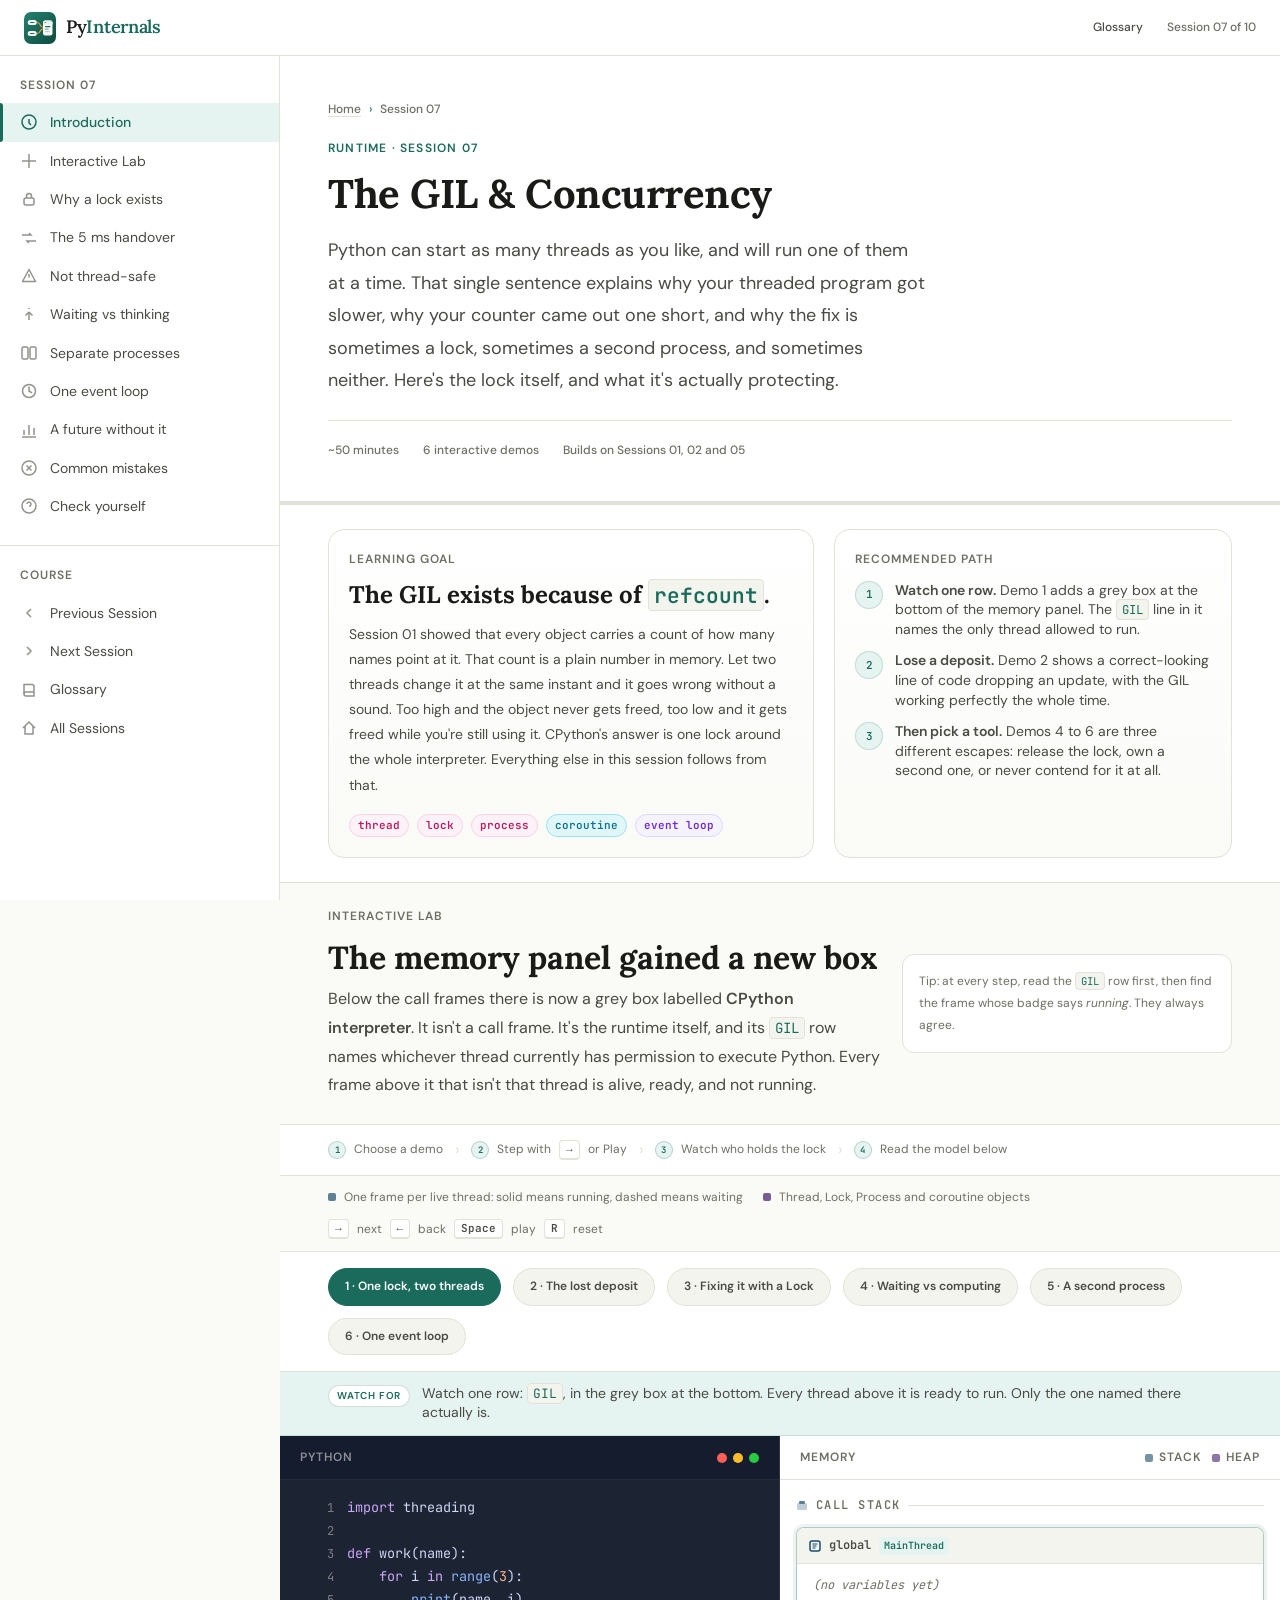
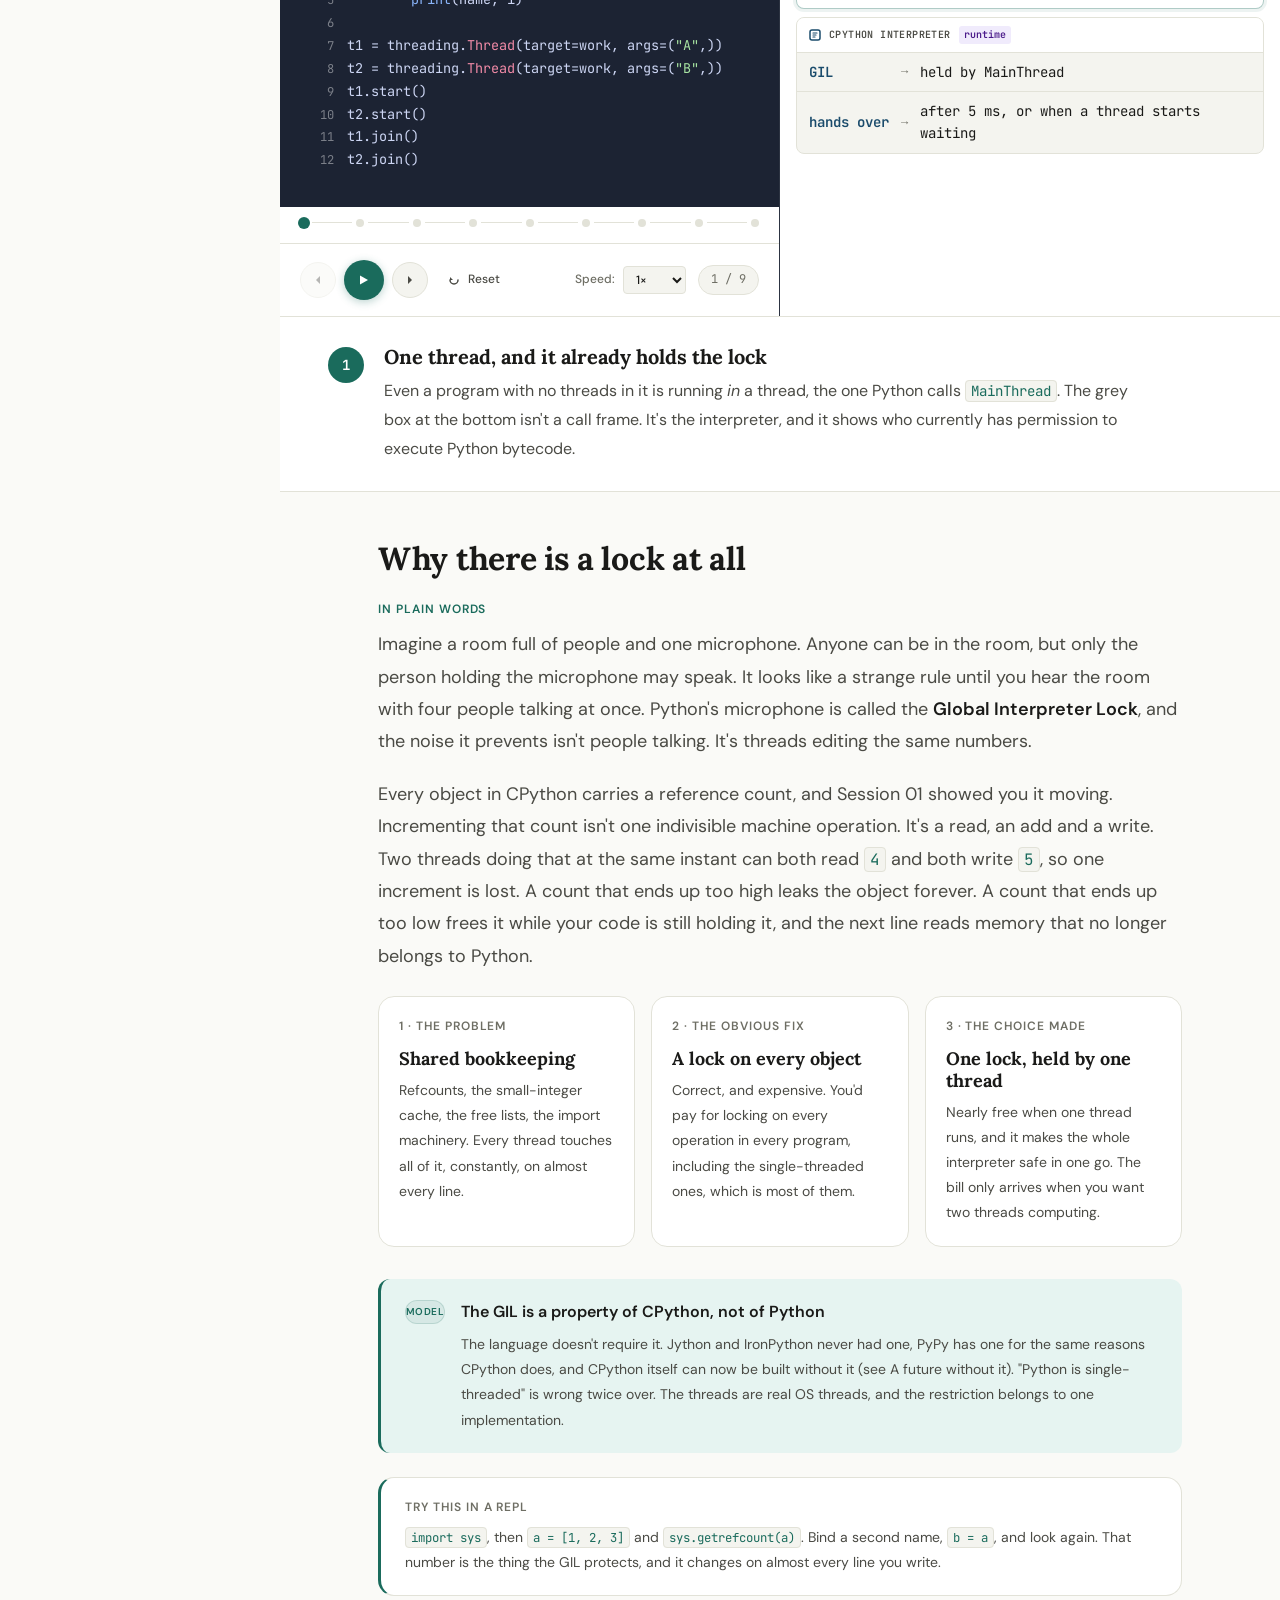
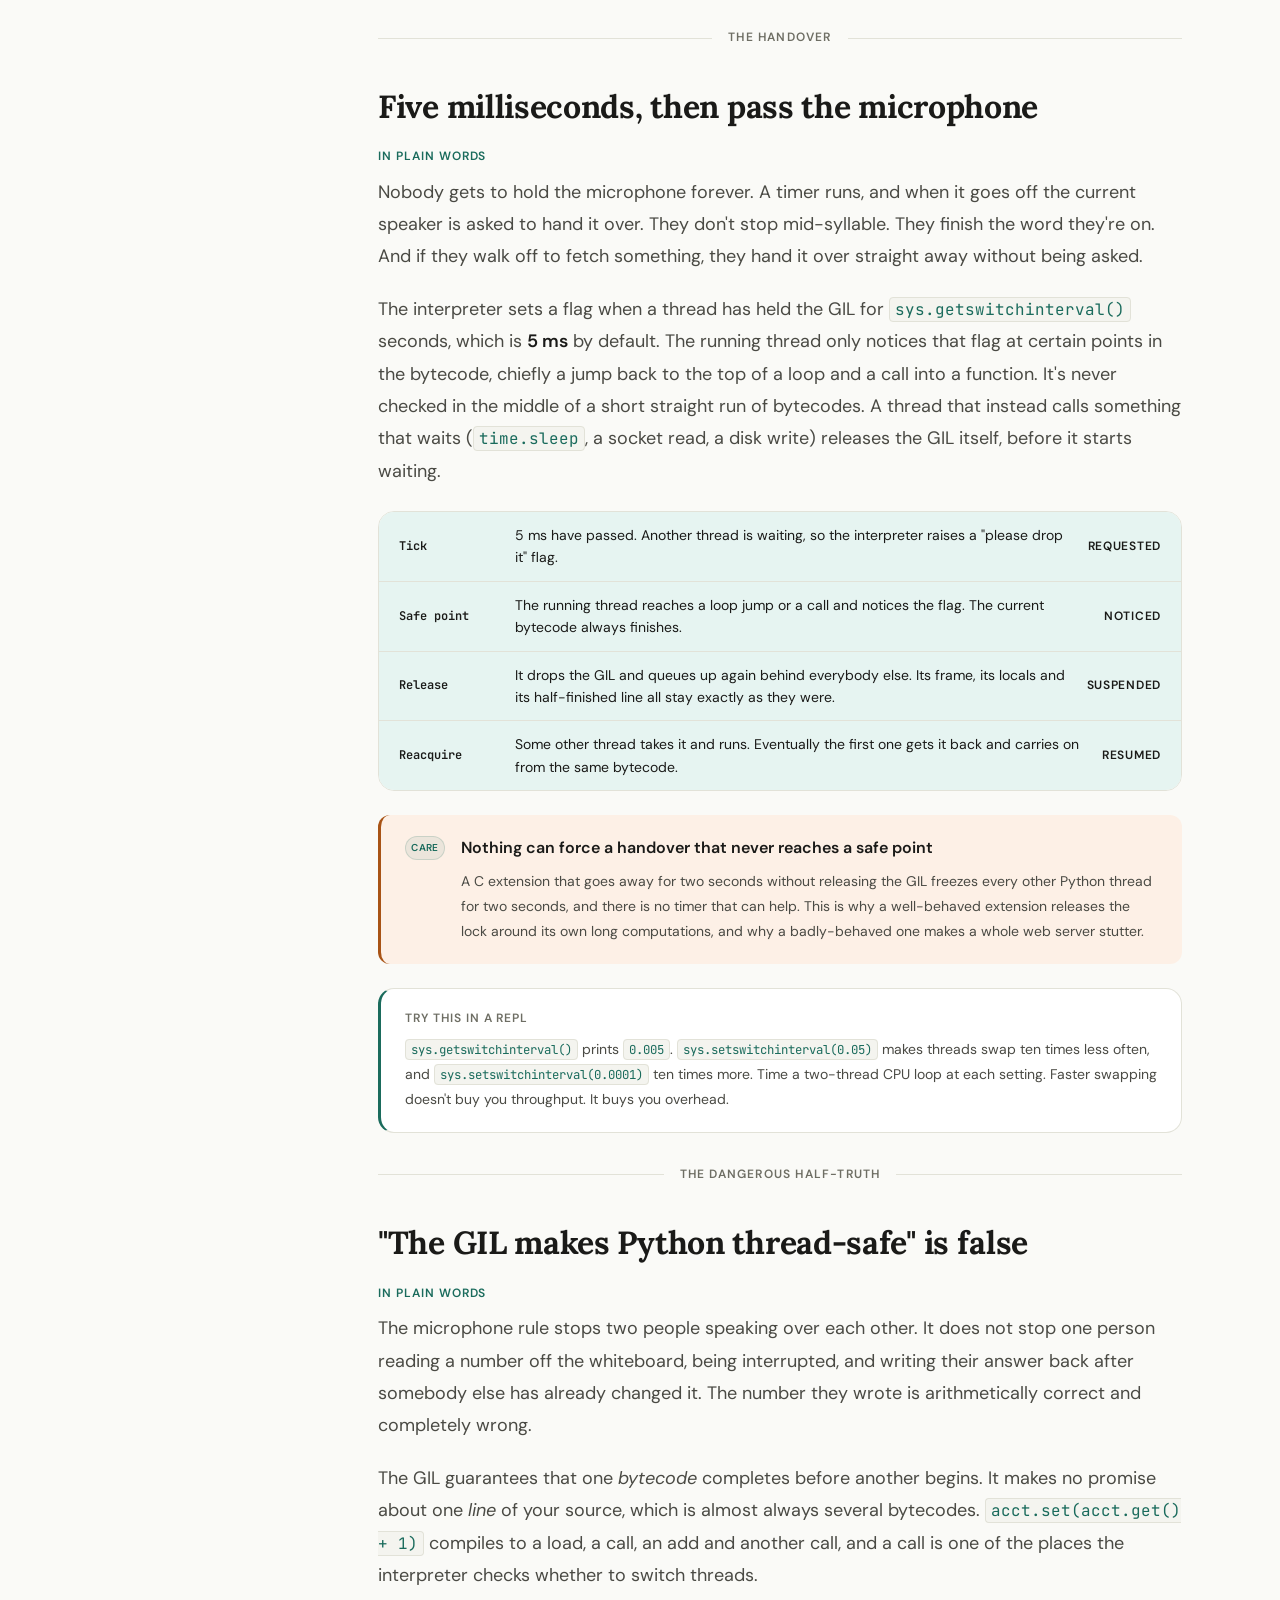
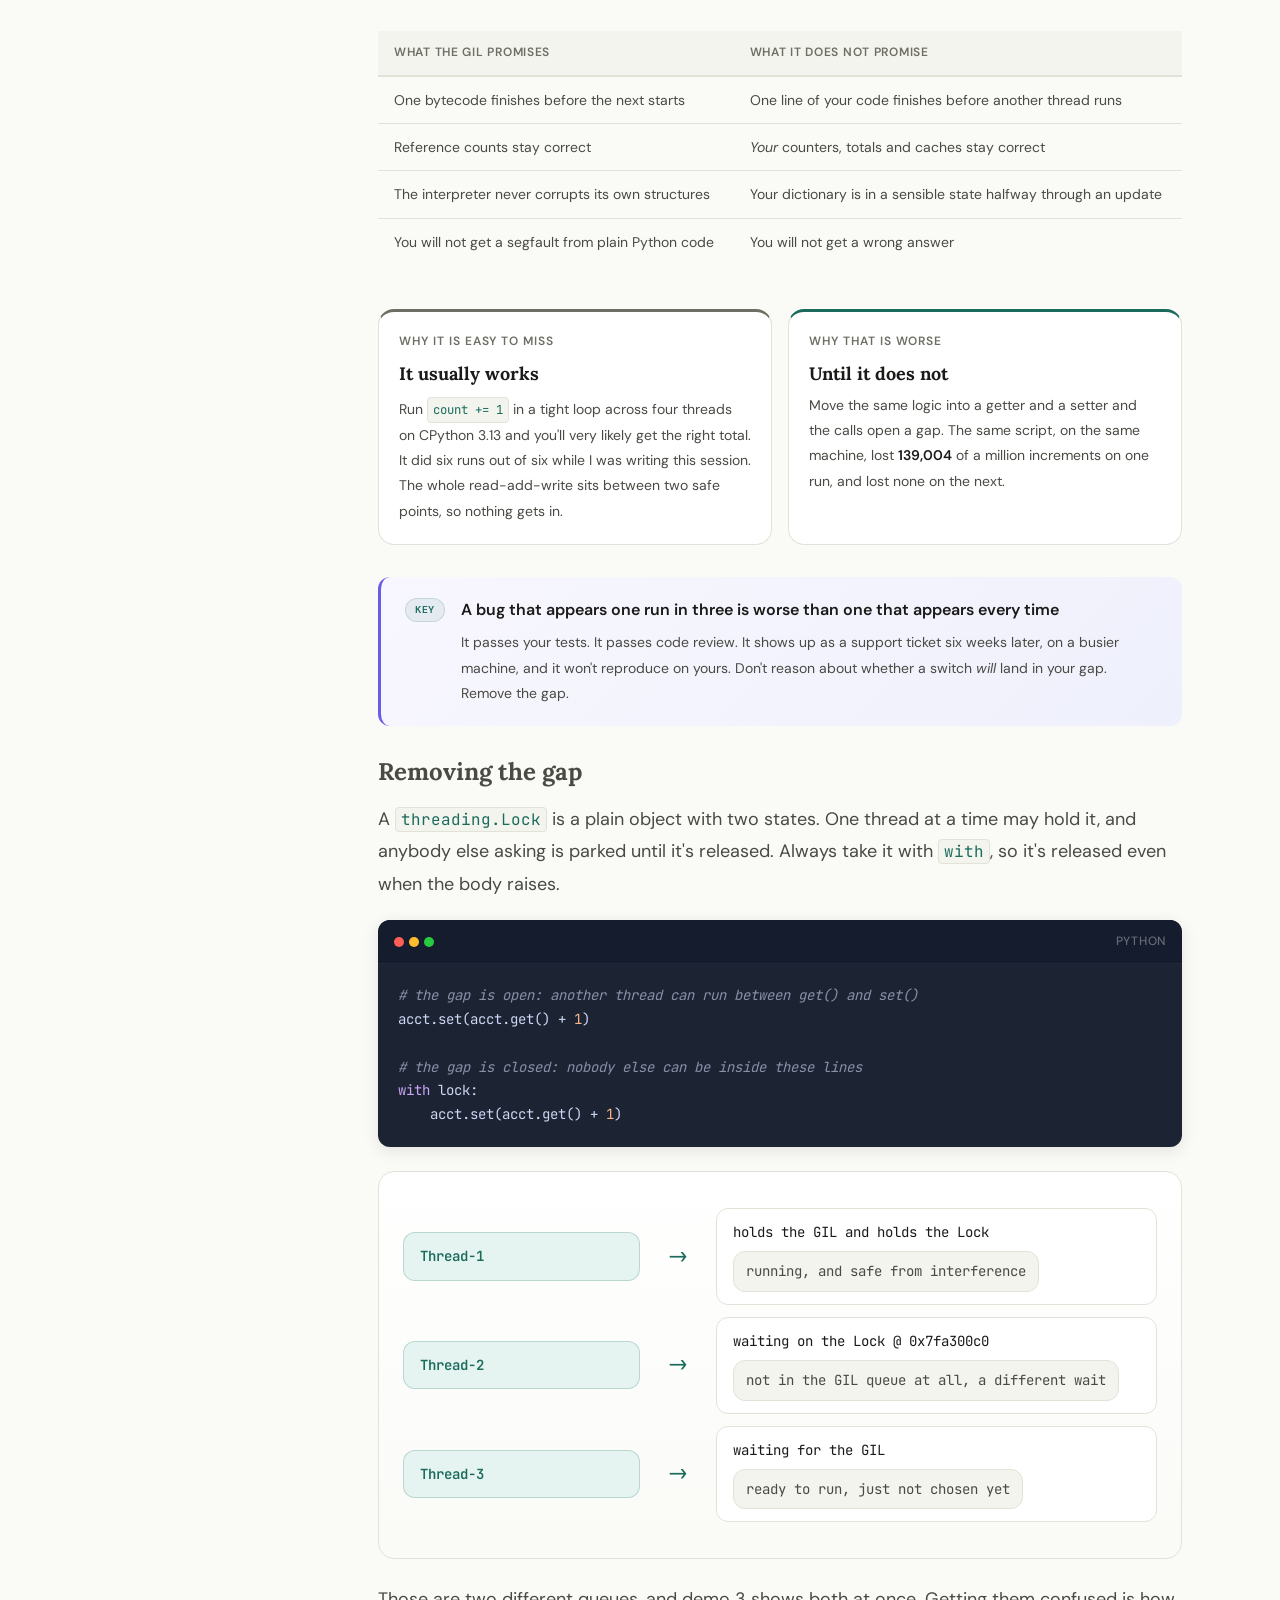
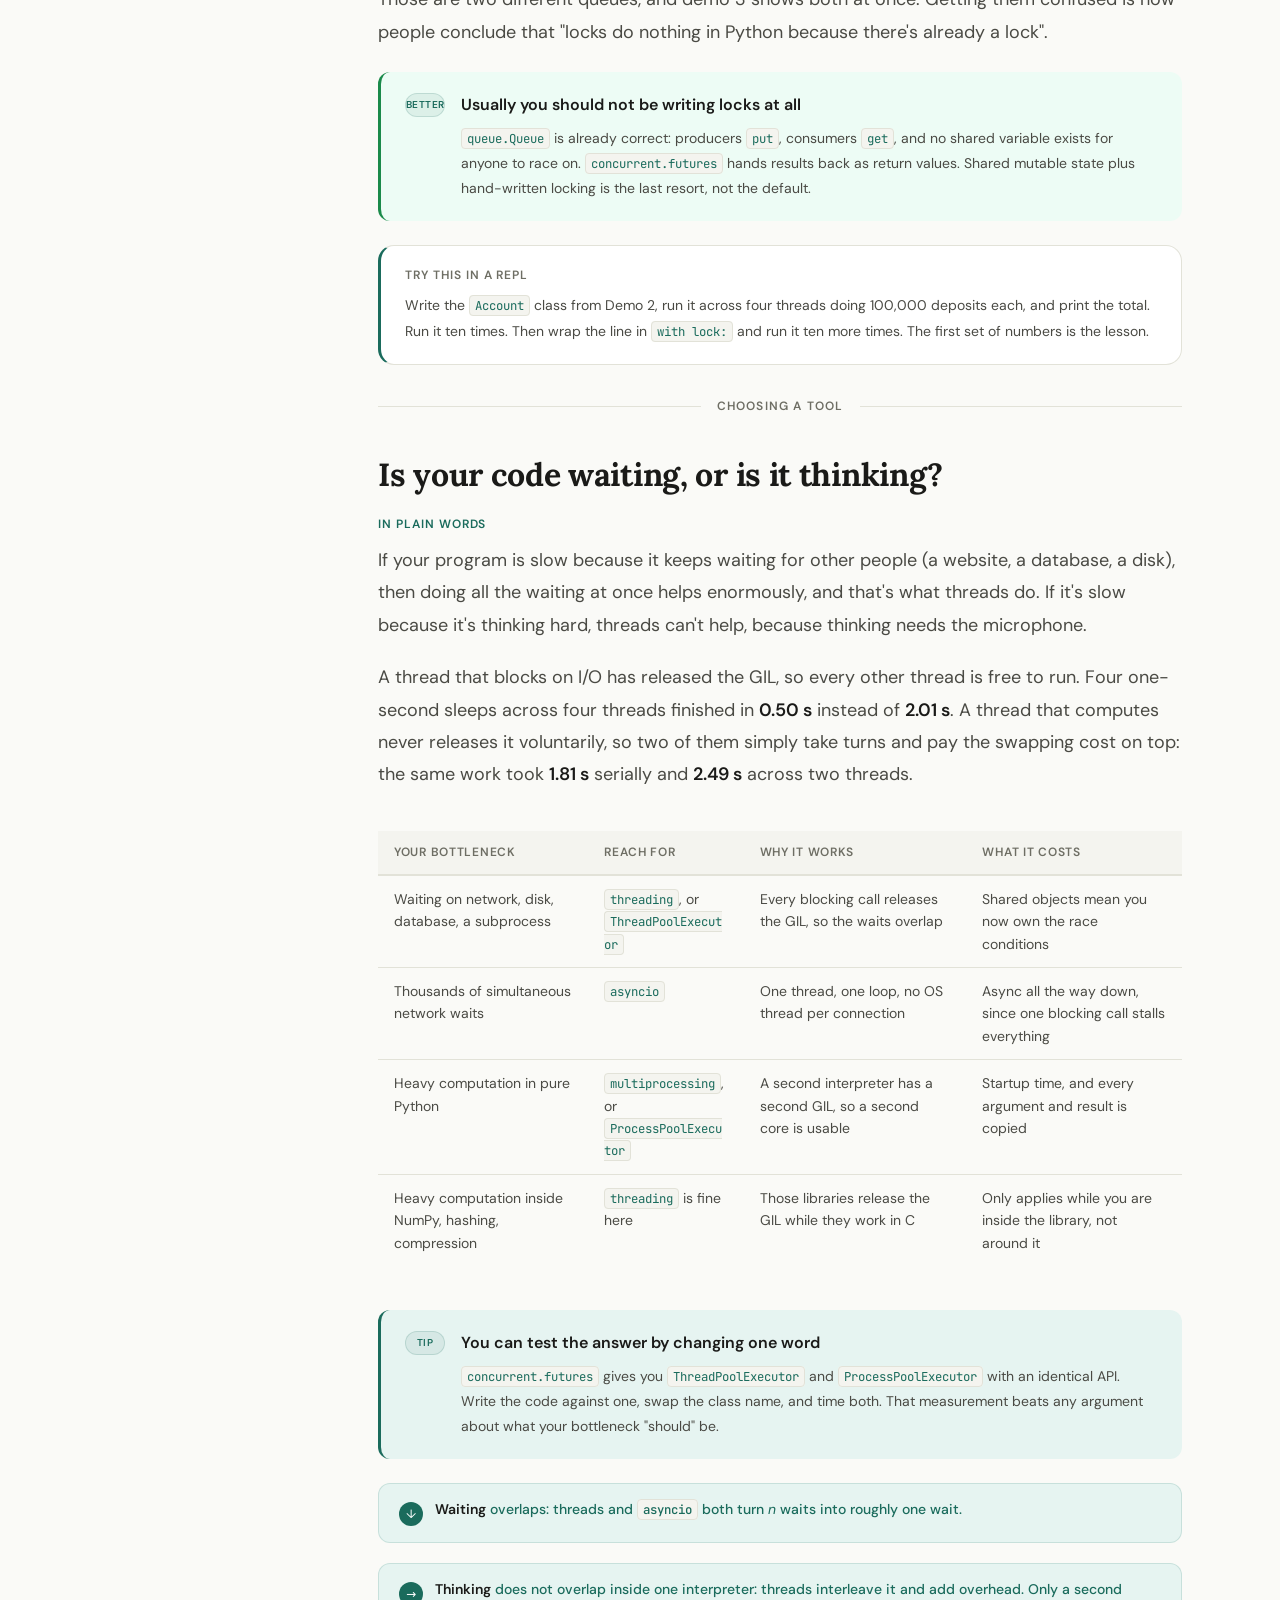
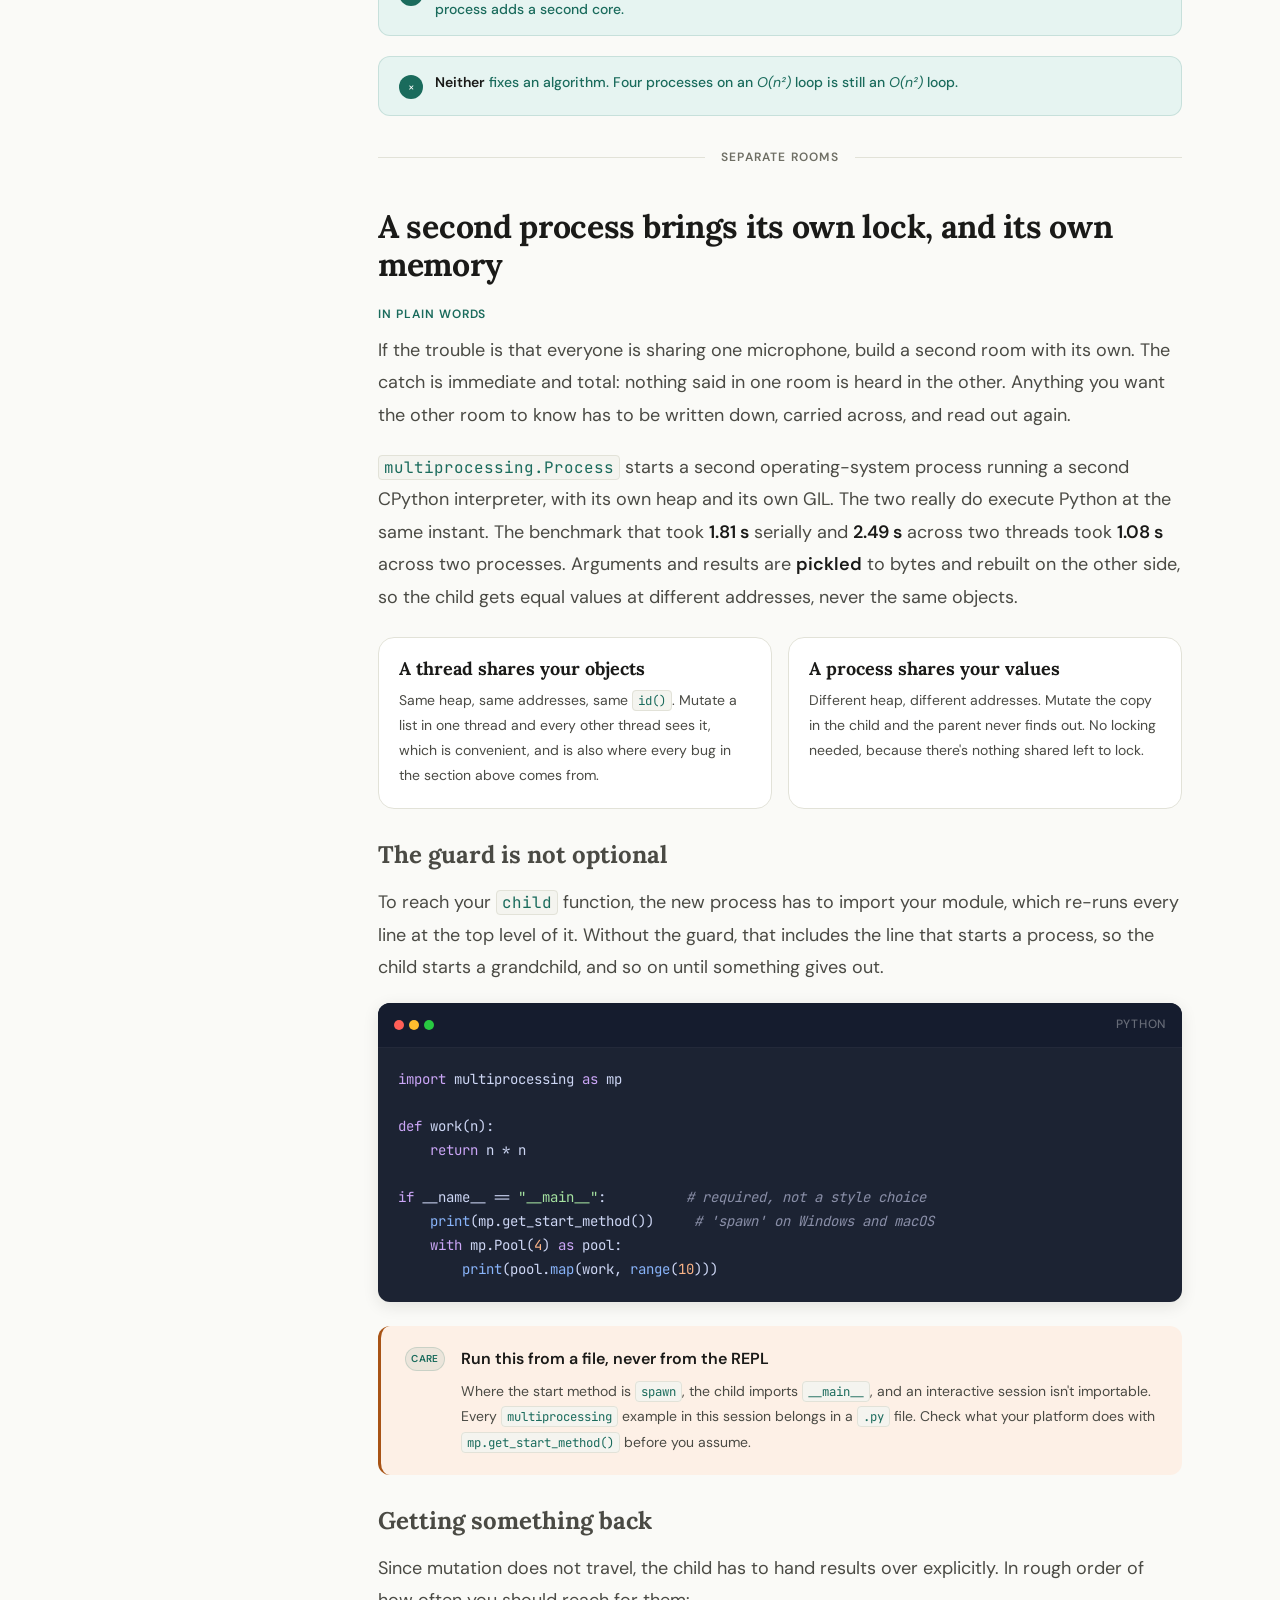
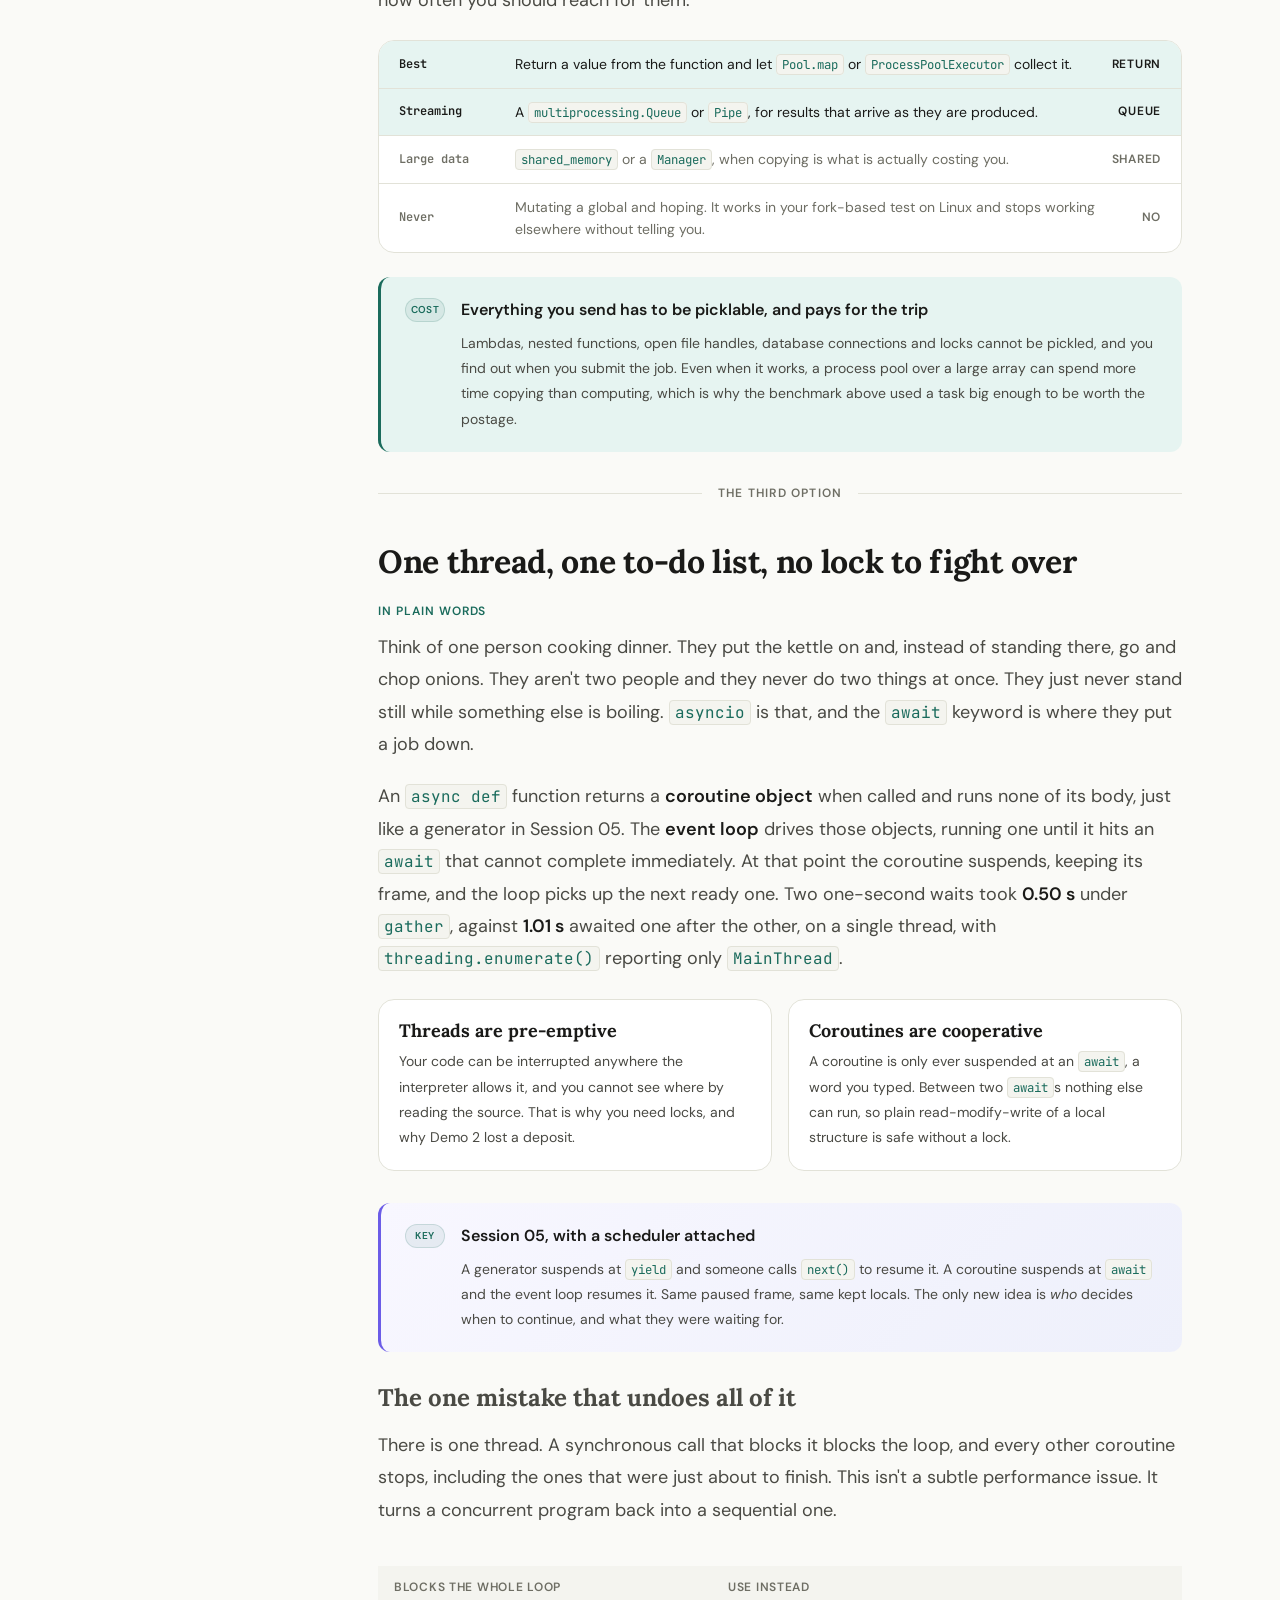
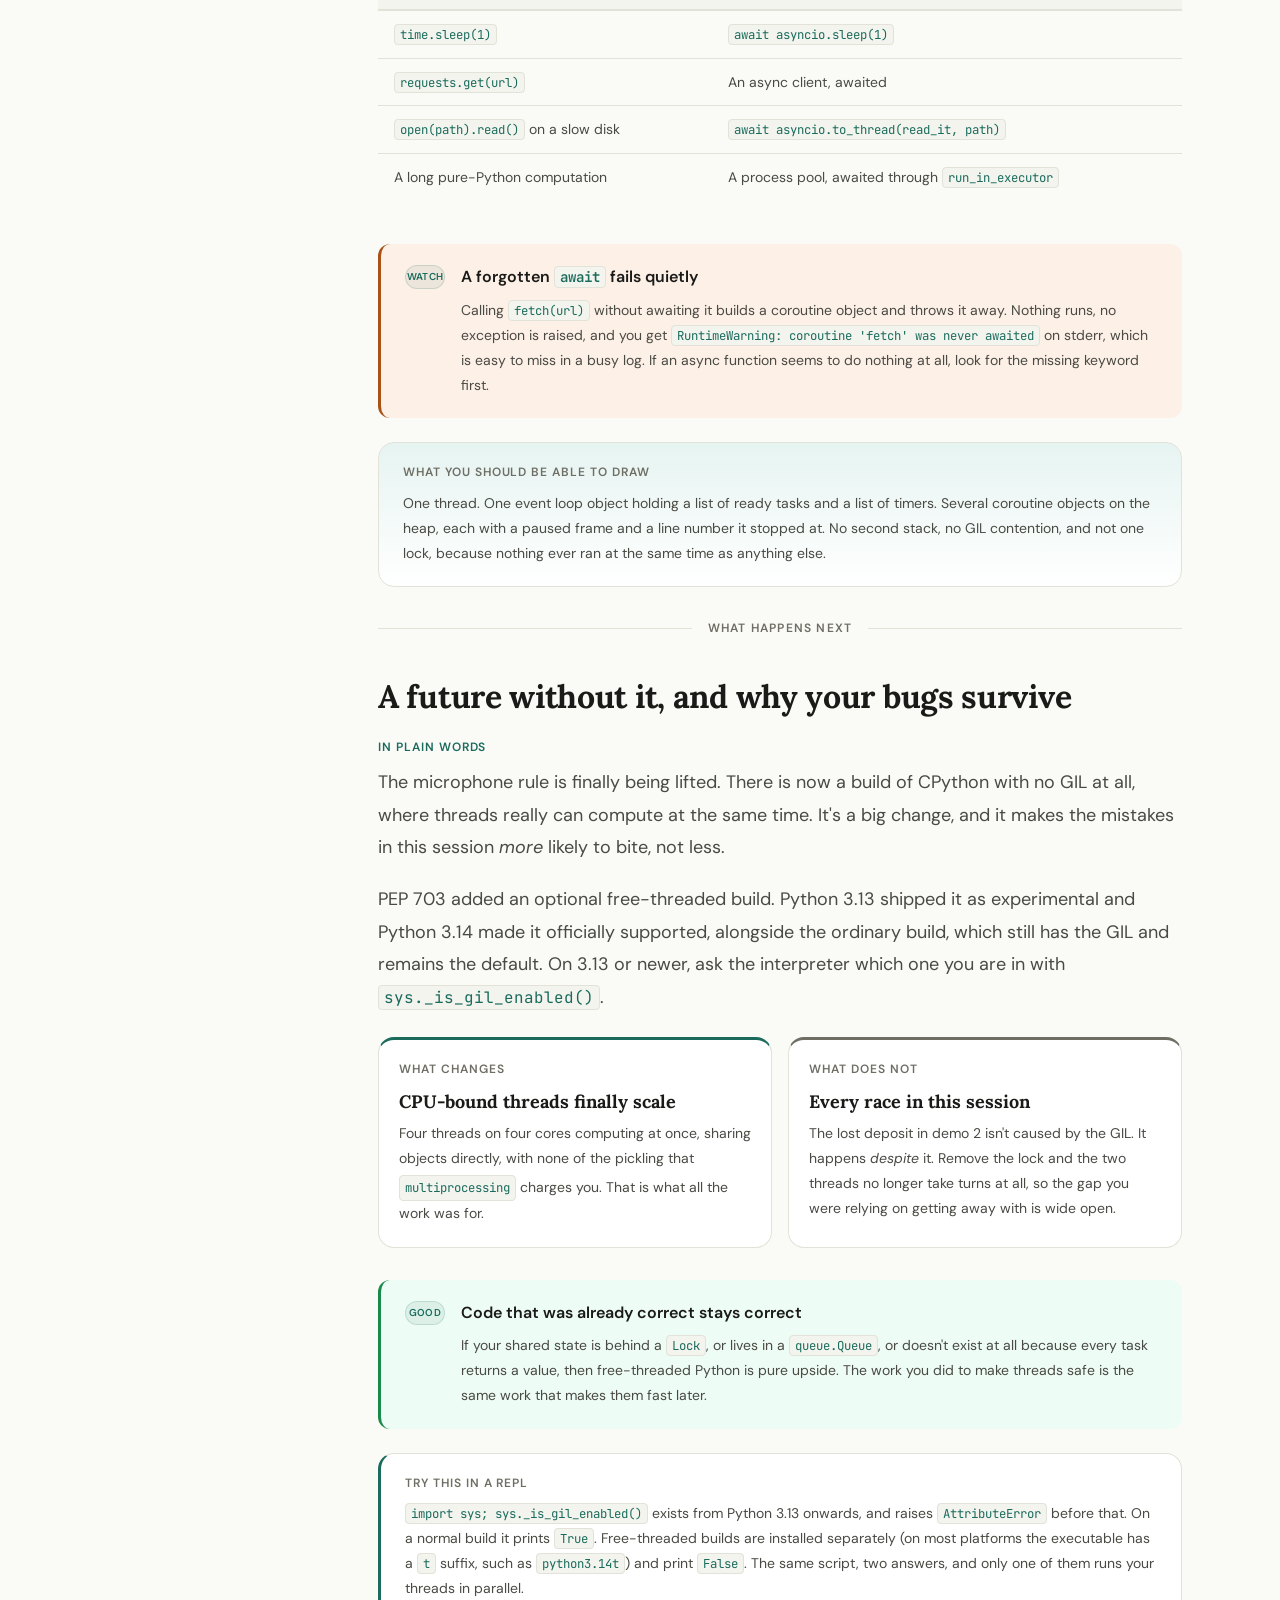
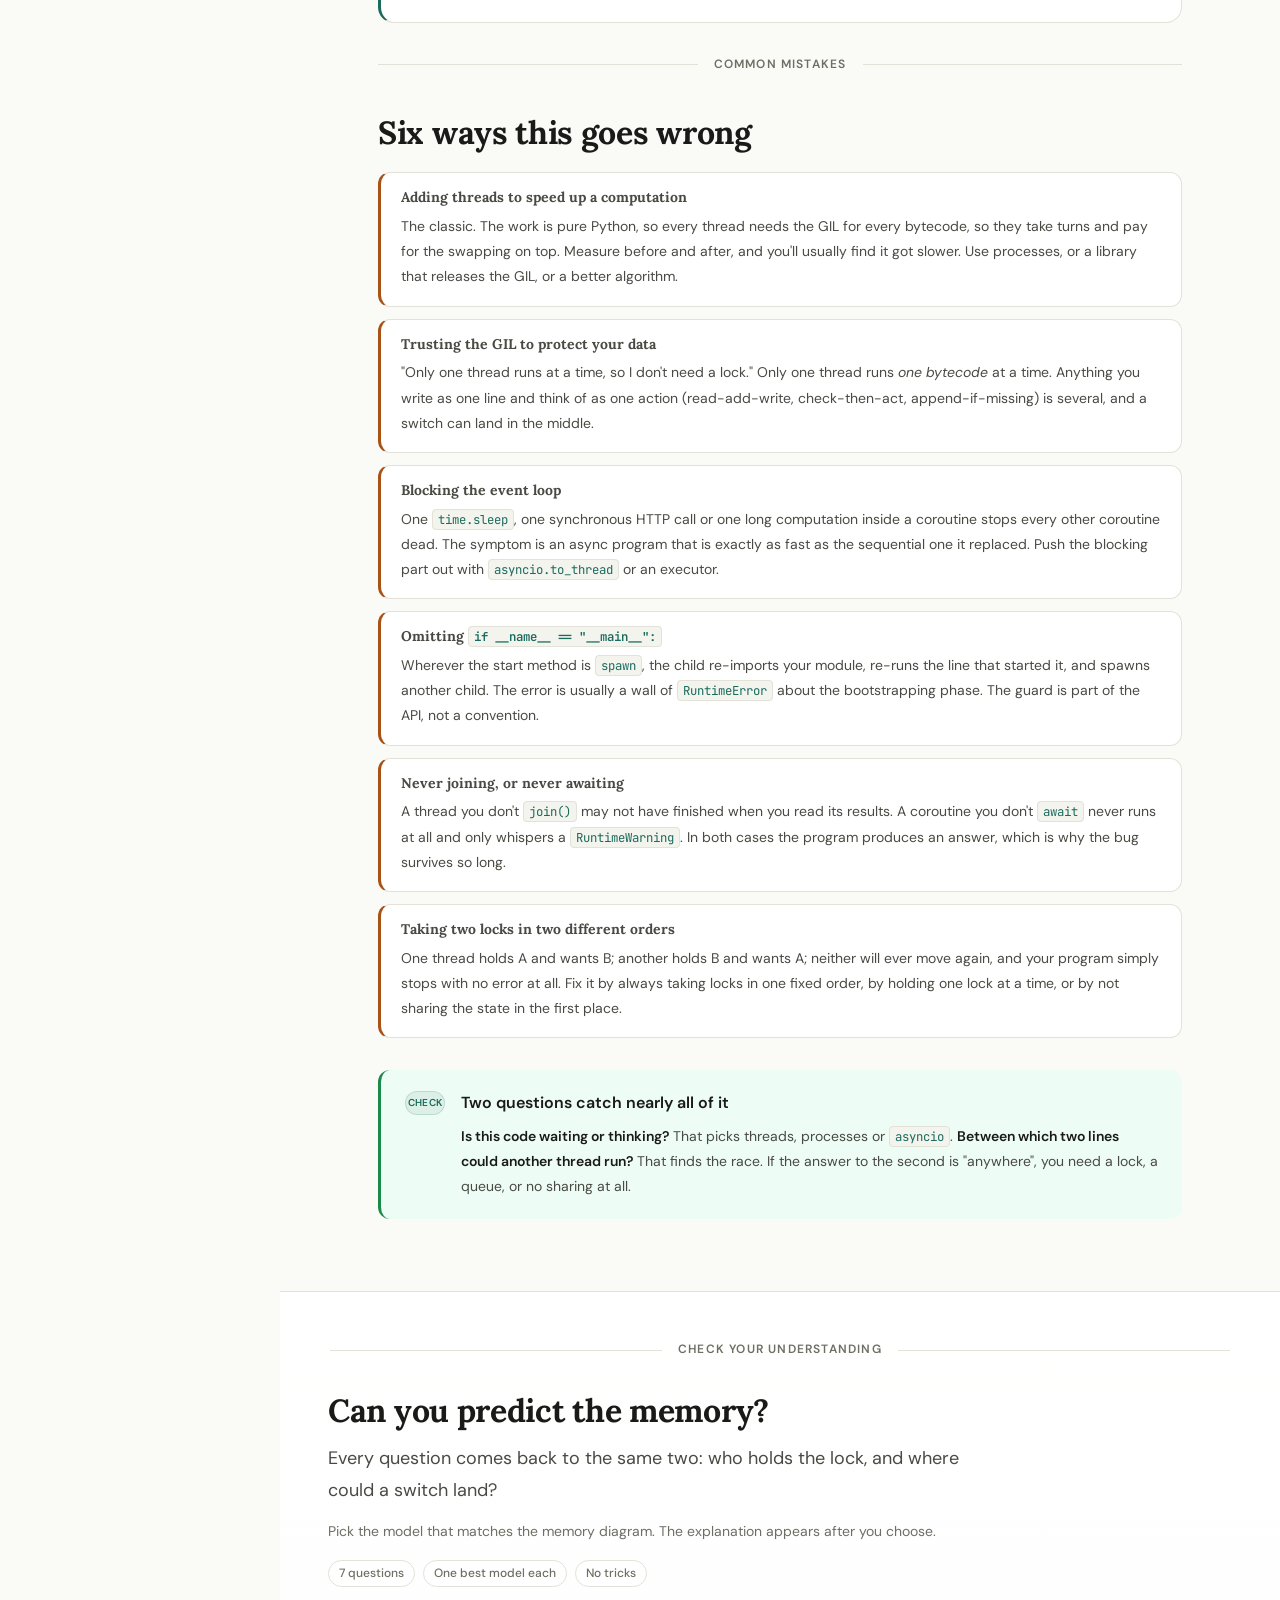
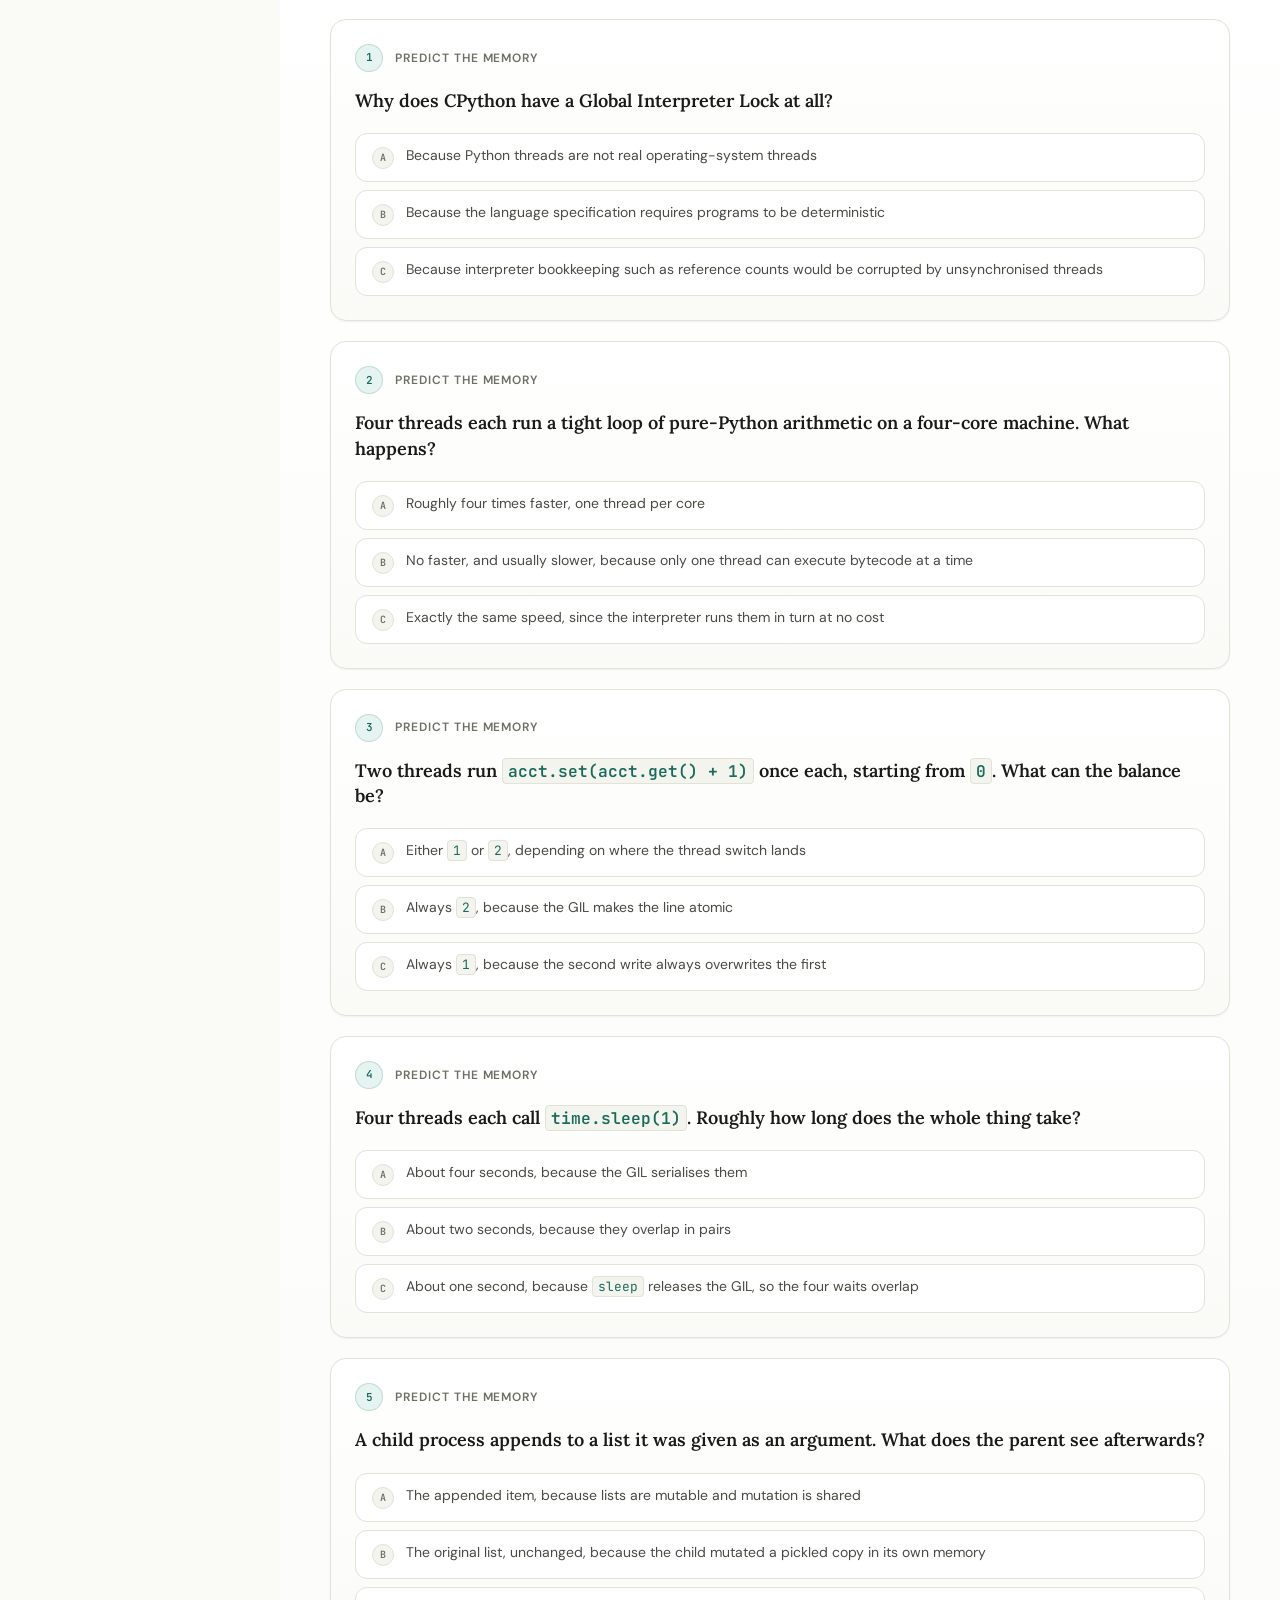
<file: sessions/07-gil/index.html>
<!DOCTYPE html>
<html lang="en">
<head>
  <meta charset="UTF-8" />
  <meta name="viewport" content="width=device-width, initial-scale=1.0" />
  <title>Python&#x27;s GIL and Concurrency: Threads, Processes, asyncio</title>
  <meta name="description" content="Why CPython has a global interpreter lock, why it doesn&#x27;t make your code thread-safe, and when threads, multiprocessing or asyncio actually help." />
  <meta name="theme-color" content="#1A6B5C" />
  <link rel="icon" type="image/svg+xml" href="../../assets/images/logo.svg" />
  <link rel="icon" type="image/png" sizes="512x512" href="../../assets/images/icon-512.png" />
  <link rel="apple-touch-icon" href="../../assets/images/apple-touch-icon.png" />
  <link rel="stylesheet" href="../../assets/css/base.css" />
  <link rel="stylesheet" href="../../assets/css/layout.css" />
  <link rel="stylesheet" href="../../assets/css/components.css" />
  <link rel="stylesheet" href="../../assets/css/memory-viz.css" />
  <link rel="stylesheet" href="../../assets/css/animations.css" />
  <link rel="stylesheet" href="../../assets/css/session.css" />
  <!-- seo:head -->
  <link rel="canonical" href="https://inboxpraveen.github.io/Py-Internals/sessions/07-gil/" />
  <meta name="robots" content="index, follow, max-image-preview:large" />
  <meta name="author" content="Praveen Kumar" />
  <meta property="og:type" content="article" />
  <meta property="og:site_name" content="Py Internals" />
  <meta property="og:locale" content="en_GB" />
  <meta property="og:url" content="https://inboxpraveen.github.io/Py-Internals/sessions/07-gil/" />
  <meta property="og:title" content="Python&#x27;s GIL and Concurrency: Threads, Processes, asyncio" />
  <meta property="og:description" content="Why CPython has a global interpreter lock, why it doesn&#x27;t make your code thread-safe, and when threads, multiprocessing or asyncio actually help." />
  <meta property="og:image" content="https://inboxpraveen.github.io/Py-Internals/assets/images/og/07-gil.png" />
  <meta property="og:image:width" content="1200" />
  <meta property="og:image:height" content="630" />
  <meta property="og:image:alt" content="Python&#x27;s GIL and Concurrency: Threads, Processes, asyncio on Py Internals" />
  <meta property="article:published_time" content="2026-09-12" />
  <meta property="article:modified_time" content="2026-11-14" />
  <meta property="article:section" content="Runtime" />
  <meta property="article:author" content="https://github.com/inboxpraveen" />
  <meta name="twitter:card" content="summary_large_image" />
  <meta name="twitter:title" content="Python&#x27;s GIL and Concurrency: Threads, Processes, asyncio" />
  <meta name="twitter:description" content="Why CPython has a global interpreter lock, why it doesn&#x27;t make your code thread-safe, and when threads, multiprocessing or asyncio actually help." />
  <meta name="twitter:image" content="https://inboxpraveen.github.io/Py-Internals/assets/images/og/07-gil.png" />
  <link rel="alternate" type="application/atom+xml" title="Py Internals sessions" href="https://inboxpraveen.github.io/Py-Internals/feed.xml" />
  <link rel="manifest" href="https://inboxpraveen.github.io/Py-Internals/manifest.webmanifest" />
  <script type="application/ld+json">
{
  "@context": "https://schema.org",
  "@graph": [
    {
      "@type": [
        "Article",
        "LearningResource"
      ],
      "@id": "https://inboxpraveen.github.io/Py-Internals/sessions/07-gil/#lesson",
      "mainEntityOfPage": "https://inboxpraveen.github.io/Py-Internals/sessions/07-gil/",
      "headline": "Session 07: The GIL & Concurrency",
      "name": "Session 07: The GIL & Concurrency",
      "description": "Why CPython has a global interpreter lock, why it doesn't make your code thread-safe, and when threads, multiprocessing or asyncio actually help.",
      "image": "https://inboxpraveen.github.io/Py-Internals/assets/images/og/07-gil.png",
      "author": {
        "@type": "Person",
        "name": "Praveen Kumar",
        "url": "https://github.com/inboxpraveen"
      },
      "publisher": {
        "@type": "Organization",
        "name": "Py Internals",
        "url": "https://inboxpraveen.github.io/Py-Internals/",
        "logo": {
          "@type": "ImageObject",
          "url": "https://inboxpraveen.github.io/Py-Internals/assets/images/icon-512.png",
          "width": 512,
          "height": 512
        },
        "sameAs": [
          "https://github.com/inboxpraveen/Py-Internals"
        ]
      },
      "datePublished": "2026-09-12",
      "dateModified": "2026-11-14",
      "inLanguage": "en",
      "isAccessibleForFree": true,
      "license": "https://creativecommons.org/licenses/by-sa/4.0/",
      "isPartOf": {
        "@type": "Course",
        "@id": "https://inboxpraveen.github.io/Py-Internals/#course",
        "name": "Py Internals",
        "url": "https://inboxpraveen.github.io/Py-Internals/"
      },
      "position": 7,
      "learningResourceType": "Interactive lesson",
      "educationalLevel": "Beginner",
      "timeRequired": "PT50M",
      "teaches": [
        "the Global Interpreter Lock",
        "thread switching and the switch interval",
        "race conditions",
        "threading.Lock",
        "I/O-bound versus CPU-bound work",
        "multiprocessing",
        "asyncio and the event loop",
        "free-threaded Python"
      ],
      "about": [
        "Python (programming language)"
      ],
      "keywords": "the Global Interpreter Lock, thread switching and the switch interval, race conditions, threading.Lock, I/O-bound versus CPU-bound work, multiprocessing, asyncio and the event loop, free-threaded Python"
    },
    {
      "@type": "BreadcrumbList",
      "itemListElement": [
        {
          "@type": "ListItem",
          "position": 1,
          "name": "Home",
          "item": "https://inboxpraveen.github.io/Py-Internals/"
        },
        {
          "@type": "ListItem",
          "position": 2,
          "name": "Session 07: The GIL & Concurrency",
          "item": "https://inboxpraveen.github.io/Py-Internals/sessions/07-gil/"
        }
      ]
    }
  ]
}
  </script>
  <!-- /seo:head -->
</head>
<body>

<a class="skip-link" href="#demo-handoff">Skip to the interactive lab</a>

<header class="topbar">
  <div class="topbar__logo">
    <button class="menu-toggle" aria-label="Open session menu">
      <svg width="18" height="18" viewBox="0 0 18 18" fill="none" aria-hidden="true">
        <path d="M2 4h14M2 9h14M2 14h14" stroke="currentColor" stroke-width="1.5" stroke-linecap="round"/>
      </svg>
    </button>
    <a href="../../index.html" class="topbar__home" aria-label="Py Internals home">
      <img class="topbar__logo-mark" src="../../assets/images/logo.svg" alt="" width="32" height="32">
      <span class="topbar__brand">Py<span>Internals</span></span>
    </a>
  </div>
  <div class="topbar__actions">
    <a href="../../glossary.html" class="btn btn--ghost btn--sm">Glossary</a>
    <span class="session-count" data-role="session-count">Session 07 of 10</span>
  </div>
</header>

<div class="sidebar-overlay"></div>

<div class="app-shell" style="grid-template-rows:unset">
  <aside class="sidebar" aria-label="Session sections">
    <div class="sidebar__section">
      <div class="sidebar__label">Session 07</div>
      <a href="#intro" class="sidebar__item active">
        <svg class="sidebar__item-icon" viewBox="0 0 18 18" fill="none" stroke="currentColor" stroke-width="1.5" aria-hidden="true">
          <circle cx="9" cy="9" r="7"/><path d="M9 6v4l2 2"/>
        </svg>
        Introduction
      </a>
      <a href="#demo-handoff" class="sidebar__item">
        <svg class="sidebar__item-icon" viewBox="0 0 18 18" fill="none" stroke="currentColor" stroke-width="1.5" aria-hidden="true">
          <path d="M2 9h14M9 2v14"/>
        </svg>
        Interactive Lab
      </a>
      <a href="#why" class="sidebar__item">
        <svg class="sidebar__item-icon" viewBox="0 0 18 18" fill="none" stroke="currentColor" stroke-width="1.5" aria-hidden="true">
          <rect x="4" y="8" width="10" height="7" rx="2"/><path d="M6.5 8V6a2.5 2.5 0 015 0v2"/>
        </svg>
        Why a lock exists
      </a>
      <a href="#handoff" class="sidebar__item">
        <svg class="sidebar__item-icon" viewBox="0 0 18 18" fill="none" stroke="currentColor" stroke-width="1.5" aria-hidden="true">
          <path d="M2 6h9l-2-2M16 12H7l2 2"/>
        </svg>
        The 5 ms handover
      </a>
      <a href="#atomic" class="sidebar__item">
        <svg class="sidebar__item-icon" viewBox="0 0 18 18" fill="none" stroke="currentColor" stroke-width="1.5" aria-hidden="true">
          <path d="M9 2.5l6.5 12h-13z" stroke-linejoin="round"/><path d="M9 7v3.5M9 12.5h.01"/>
        </svg>
        Not thread-safe
      </a>
      <a href="#choose" class="sidebar__item">
        <svg class="sidebar__item-icon" viewBox="0 0 18 18" fill="none" stroke="currentColor" stroke-width="1.5" aria-hidden="true">
          <path d="M9 15V7M9 7L5.5 10.5M9 7l3.5 3.5M9 3v1"/>
        </svg>
        Waiting vs thinking
      </a>
      <a href="#processes" class="sidebar__item">
        <svg class="sidebar__item-icon" viewBox="0 0 18 18" fill="none" stroke="currentColor" stroke-width="1.5" aria-hidden="true">
          <rect x="2" y="3" width="6" height="12" rx="1.5"/><rect x="10" y="3" width="6" height="12" rx="1.5"/>
        </svg>
        Separate processes
      </a>
      <a href="#asyncio" class="sidebar__item">
        <svg class="sidebar__item-icon" viewBox="0 0 18 18" fill="none" stroke="currentColor" stroke-width="1.5" aria-hidden="true">
          <circle cx="9" cy="9" r="6.5"/><path d="M9 4.5V9l3 1.8"/>
        </svg>
        One event loop
      </a>
      <a href="#future" class="sidebar__item">
        <svg class="sidebar__item-icon" viewBox="0 0 18 18" fill="none" stroke="currentColor" stroke-width="1.5" aria-hidden="true">
          <path d="M4 14V9M9 14V4M14 14v-7"/><path d="M2 16h14"/>
        </svg>
        A future without it
      </a>
      <a href="#mistakes" class="sidebar__item">
        <svg class="sidebar__item-icon" viewBox="0 0 18 18" fill="none" stroke="currentColor" stroke-width="1.5" aria-hidden="true">
          <circle cx="9" cy="9" r="7"/><path d="M6.5 6.5l5 5M11.5 6.5l-5 5"/>
        </svg>
        Common mistakes
      </a>
      <a href="#quiz" class="sidebar__item">
        <svg class="sidebar__item-icon" viewBox="0 0 18 18" fill="none" stroke="currentColor" stroke-width="1.5" aria-hidden="true">
          <circle cx="9" cy="9" r="7"/><path d="M7 7a2 2 0 113 1.8v1.2M9 13h.01"/>
        </svg>
        Check yourself
      </a>
    </div>
    <div class="sidebar__section">
      <div class="sidebar__label">Course</div>
      <a href="../06-decorators/" class="sidebar__item">
        <svg class="sidebar__item-icon" viewBox="0 0 18 18" fill="none" stroke="currentColor" stroke-width="1.5" aria-hidden="true">
          <path d="M11 5l-4 4 4 4"/>
        </svg>
        Previous Session
      </a>
      <a href="../08-exceptions/" class="sidebar__item">
        <svg class="sidebar__item-icon" viewBox="0 0 18 18" fill="none" stroke="currentColor" stroke-width="1.5" aria-hidden="true">
          <path d="M7 5l4 4-4 4"/>
        </svg>
        Next Session
      </a>
      <a href="../../glossary.html" class="sidebar__item">
        <svg class="sidebar__item-icon" viewBox="0 0 18 18" fill="none" stroke="currentColor" stroke-width="1.5" aria-hidden="true">
          <path d="M4 3.5h8a2 2 0 012 2V15H6a2 2 0 01-2-2z"/><path d="M4 13a2 2 0 012-2h8"/>
        </svg>
        Glossary
      </a>
      <a href="../../index.html" class="sidebar__item">
        <svg class="sidebar__item-icon" viewBox="0 0 18 18" fill="none" stroke="currentColor" stroke-width="1.5" aria-hidden="true">
          <path d="M3 9L9 3l6 6M5 7v8h8V7"/>
        </svg>
        All Sessions
      </a>
    </div>
  </aside>

  <main class="main-content">

    <div class="session-hero" id="intro">
      <div class="session-hero__breadcrumb">
        <a href="../../index.html">Home</a>
        <span>&rsaquo;</span>
        Session 07
      </div>
      <div class="session-hero__eyebrow">Runtime &middot; Session 07</div>
      <h1 class="session-hero__title">The GIL &amp; Concurrency</h1>
      <p class="session-hero__subtitle">
        Python can start as many threads as you like, and will run one of them at a time. That single sentence explains why your threaded program got slower, why your counter came out one short, and why the fix is sometimes a lock, sometimes a second process, and sometimes neither. Here's the lock itself, and what it's actually protecting.
      </p>
      <div class="session-meta">
        <div class="session-meta__item">~50 minutes</div>
        <div class="session-meta__item">6 interactive demos</div>
        <div class="session-meta__item">Builds on Sessions 01, 02 and 05</div>
      </div>
    </div>

    <div class="progress-bar"><div class="progress-bar__fill" id="readProgress" style="width:0%"></div></div>

    <section class="learning-overview">
      <div class="learning-card">
        <div class="learning-card__label">Learning goal</div>
        <h2 class="learning-card__title">The GIL exists because of <code>refcount</code>.</h2>
        <p class="learning-card__body">
          Session 01 showed that every object carries a count of how many names
          point at it. That count is a plain number in memory. Let two threads change it at the same instant and it goes wrong without a sound. Too high and the object never gets freed, too low and it gets freed while you're still using it. CPython's answer is one lock around the whole interpreter. Everything else in this session follows from that.
        </p>
        <div class="concept-chip-row">
          <span class="type-chip type-chip--instance">Thread</span>
          <span class="type-chip type-chip--instance">Lock</span>
          <span class="type-chip type-chip--instance">Process</span>
          <span class="type-chip type-chip--coroutine">coroutine</span>
          <span class="type-chip type-chip--method">event loop</span>
        </div>
      </div>
      <div class="learning-card">
        <div class="learning-card__label">Recommended path</div>
        <div class="learning-path">
          <div class="learning-path__step">
            <span class="learning-path__num">1</span>
            <span><strong>Watch one row.</strong> Demo 1 adds a grey box at the bottom of the memory panel. The <code>GIL</code> line in it names the only thread allowed to run.</span>
          </div>
          <div class="learning-path__step">
            <span class="learning-path__num">2</span>
            <span><strong>Lose a deposit.</strong> Demo 2 shows a correct-looking line of code dropping an update, with the GIL working perfectly the whole time.</span>
          </div>
          <div class="learning-path__step">
            <span class="learning-path__num">3</span>
            <span><strong>Then pick a tool.</strong> Demos 4 to 6 are three different escapes: release the lock, own a second one, or never contend for it at all.</span>
          </div>
        </div>
      </div>
    </section>

    <div id="demo-handoff">
      <section class="stage-intro" aria-labelledby="stage-title">
        <div>
          <div class="stage-intro__label">Interactive lab</div>
          <h2 id="stage-title">The memory panel gained a new box</h2>
          <p>
            Below the call frames there is now a grey box labelled
            <strong>CPython interpreter</strong>. It isn't a call frame. It's the runtime itself, and its <code>GIL</code> row names whichever thread currently has permission to execute Python. Every frame above it that isn't that thread is alive, ready, and not running.
          </p>
        </div>
        <div class="stage-intro__hint">
          Tip: at every step, read the <code>GIL</code> row first, then find the frame whose badge says <em>running</em>. They always agree.
        </div>
      </section>

      <div class="demo-guide">
        <div class="demo-guide__step"><span class="demo-guide__badge">1</span> Choose a demo</div>
        <span class="demo-guide__arrow">&rsaquo;</span>
        <div class="demo-guide__step"><span class="demo-guide__badge">2</span> Step with <kbd>&rarr;</kbd> or Play</div>
        <span class="demo-guide__arrow">&rsaquo;</span>
        <div class="demo-guide__step"><span class="demo-guide__badge">3</span> Watch who holds the lock</div>
        <span class="demo-guide__arrow">&rsaquo;</span>
        <div class="demo-guide__step"><span class="demo-guide__badge">4</span> Read the model below</div>
      </div>

      <div class="mem-legend" aria-label="How to read the memory diagram">
        <div class="mem-legend__item"><span class="mem-legend__swatch mem-legend__swatch--stack"></span> One frame per live thread: solid means running, dashed means waiting</div>
        <div class="mem-legend__item"><span class="mem-legend__swatch mem-legend__swatch--heap"></span> Thread, Lock, Process and coroutine objects</div>
        <div class="mem-legend__item"><kbd>&rarr;</kbd> next <kbd>&larr;</kbd> back <kbd>Space</kbd> play <kbd>R</kbd> reset</div>
      </div>

      <div class="demo-selector">
        <button class="demo-pill active" data-demo="handoff">1 &middot; One lock, two threads</button>
        <button class="demo-pill" data-demo="race">2 &middot; The lost deposit</button>
        <button class="demo-pill" data-demo="lock">3 &middot; Fixing it with a Lock</button>
        <button class="demo-pill" data-demo="blocking">4 &middot; Waiting vs computing</button>
        <button class="demo-pill" data-demo="processes">5 &middot; A second process</button>
        <button class="demo-pill" data-demo="asyncio">6 &middot; One event loop</button>
      </div>

      <div class="demo-watch" id="demoWatch"></div>

      <div class="stage" id="stage">
        <div class="stage__code-panel">
          <div class="panel-header panel-header--dark">
            <span>python</span>
            <div style="display:flex;align-items:center;gap:6px" aria-hidden="true">
              <div class="code-block__dot"></div>
              <div class="code-block__dot"></div>
              <div class="code-block__dot"></div>
            </div>
          </div>
          <div class="code-panel-body" id="codePanel"></div>
          <div class="step-track" data-role="step-track" id="stepTrack" role="group" aria-label="Jump to a step"></div>
          <div class="playback-controls" id="controls">
            <div class="playback-controls__left">
              <button class="step-btn" data-action="prev" title="Previous step" aria-label="Previous step" disabled>
                <svg width="12" height="12" viewBox="0 0 12 12" fill="currentColor" aria-hidden="true"><path d="M8 2L4 6l4 4"/></svg>
              </button>
              <button class="play-btn" data-action="play" title="Play / Pause" aria-label="Play the walkthrough">
                <svg width="14" height="14" viewBox="0 0 14 14" fill="currentColor" aria-hidden="true"><path d="M3 2.5l8 4.5-8 4.5z"/></svg>
              </button>
              <button class="step-btn" data-action="next" title="Next step" aria-label="Next step">
                <svg width="12" height="12" viewBox="0 0 12 12" fill="currentColor" aria-hidden="true"><path d="M4 2l4 4-4 4"/></svg>
              </button>
              <button class="btn btn--ghost btn--sm" data-action="reset" title="Reset" aria-label="Reset to the first step">
                <svg width="12" height="12" viewBox="0 0 12 12" fill="none" stroke="currentColor" stroke-width="1.5" aria-hidden="true">
                  <path d="M10 6A4 4 0 112 6" stroke-linecap="round"/>
                  <path d="M2 3v3h3" fill="currentColor" stroke="none"/>
                </svg>
                Reset
              </button>
            </div>
            <div class="playback-controls__right">
              <div class="speed-control">
                <label for="speedSelect">Speed:</label>
                <select class="speed-select" id="speedSelect" data-action="speed">
                  <option value="1700">0.5&times;</option>
                  <option value="900" selected>1&times;</option>
                  <option value="600">1.5&times;</option>
                  <option value="400">2&times;</option>
                </select>
              </div>
              <span class="step-counter" data-role="step-counter">1 / 1</span>
            </div>
          </div>
        </div>
        <div class="stage__memory-panel">
          <div class="panel-header">
            <span style="color:var(--clr-text-3)">Memory</span>
            <div style="display:flex;align-items:center;gap:6px;font-size:var(--fs-xs);color:var(--clr-text-3)">
              <span style="display:inline-block;width:8px;height:8px;background:var(--clr-mem-stack);border-radius:2px;opacity:.6"></span>
              stack
              <span style="display:inline-block;width:8px;height:8px;background:var(--clr-mem-heap);border-radius:2px;opacity:.6;margin-left:4px"></span>
              heap
            </div>
          </div>
          <div class="mem-panel-body" id="memPanel"></div>
        </div>
        <div class="explanation-strip" aria-live="polite">
          <div class="explanation-strip__step-num" id="stepNum">1</div>
          <div class="explanation-strip__content">
            <h3 id="stepTitle" class="explanation-text">One thread, and it already holds the lock</h3>
            <p id="stepDesc" class="explanation-text">Press Play or use Next to watch the interpreter lock change hands.</p>
          </div>
        </div>
      </div>
    </div>

    <article class="narrative">
      <h2 id="why">Why there is a lock at all</h2>
      <p class="in-plain">
        <span class="in-plain__label">In plain words</span>
        Imagine a room full of people and one microphone. Anyone can be in the room,
        but only the person holding the microphone may speak. It looks like a strange
        rule until you hear the room with four people talking at once. Python's microphone is called the <strong>Global Interpreter Lock</strong>, and the noise it prevents isn't people talking. It's threads editing the same numbers.
      </p>
      <p class="narrative-lede then-precise">
        Every object in CPython carries a reference count, and Session 01 showed you it moving. Incrementing that count isn't one indivisible machine operation. It's a read, an add and a write. Two threads doing that at the same
        instant can both read <code>4</code> and both write <code>5</code>, so one
        increment is lost. A count that ends up too high leaks the object forever.
        A count that ends up too low frees it while your code is still holding it,
        and the next line reads memory that no longer belongs to Python.
      </p>

      <div class="flow-grid">
        <div class="flow-card">
          <div class="section-label">1 &middot; The problem</div>
          <h3>Shared bookkeeping</h3>
          <p>
            Refcounts, the small-integer cache, the free lists, the import machinery.
            Every thread touches all of it, constantly, on almost every line.
          </p>
        </div>
        <div class="flow-card">
          <div class="section-label">2 &middot; The obvious fix</div>
          <h3>A lock on every object</h3>
          <p>
            Correct, and expensive. You'd pay for locking on every operation in every program, including the single-threaded ones, which is most of them.
          </p>
        </div>
        <div class="flow-card">
          <div class="section-label">3 &middot; The choice made</div>
          <h3>One lock, held by one thread</h3>
          <p>
            Nearly free when one thread runs, and it makes the whole interpreter safe in one go. The bill only arrives when you want two threads computing.
          </p>
        </div>
      </div>

      <div class="callout callout--info">
        <div class="callout__icon">Model</div>
        <div>
          <div class="callout__title">The GIL is a property of CPython, not of Python</div>
          <div class="callout__body">
            The language doesn't require it. Jython and IronPython never had one, PyPy has one for the same reasons CPython does, and CPython itself can now be built without it (see <a href="#future">A future without it</a>). "Python is single-threaded" is wrong twice over. The threads are real OS threads, and the restriction belongs to one implementation.
          </div>
        </div>
      </div>

      <div class="try-this">
        <div class="try-this__label">Try this in a REPL</div>
        <p>
          <code>import sys</code>, then <code>a = [1, 2, 3]</code> and
          <code>sys.getrefcount(a)</code>. Bind a second name, <code>b = a</code>, and
          look again. That number is the thing the GIL protects, and it changes on almost every line you write.
        </p>
      </div>

      <div id="handoff">
        <div class="section-divider"><div class="section-divider__label">The handover</div></div>
        <h2>Five milliseconds, then pass the microphone</h2>
        <p class="in-plain">
          <span class="in-plain__label">In plain words</span>
          Nobody gets to hold the microphone forever. A timer runs, and when it goes
          off the current speaker is asked to hand it over. They don't stop mid-syllable. They finish the word they're on. And if they walk off to fetch something, they hand it over straight away without being asked.
        </p>
        <p class="then-precise">
          The interpreter sets a flag when a thread has held the GIL for <code>sys.getswitchinterval()</code> seconds, which is <strong>5&nbsp;ms</strong> by default. The running thread only notices that flag at certain points in the bytecode, chiefly a jump back to the top of a loop and a call into a function. It's never checked in the middle of a short straight run of bytecodes. A thread that instead calls something that waits (<code>time.sleep</code>, a socket read, a disk write) releases the GIL itself, before it starts waiting.
        </p>

        <div class="lookup-path" aria-label="The steps of a GIL handover">
          <div class="lookup-path__step is-hit">
            <span class="lookup-path__where">Tick</span>
            <span>5&nbsp;ms have passed. Another thread is waiting, so the interpreter raises a "please drop it" flag.</span>
            <span class="lookup-path__result">requested</span>
          </div>
          <div class="lookup-path__step is-hit">
            <span class="lookup-path__where">Safe point</span>
            <span>The running thread reaches a loop jump or a call and notices the flag. The current bytecode always finishes.</span>
            <span class="lookup-path__result">noticed</span>
          </div>
          <div class="lookup-path__step is-hit">
            <span class="lookup-path__where">Release</span>
            <span>It drops the GIL and queues up again behind everybody else. Its frame, its locals and its half-finished line all stay exactly as they were.</span>
            <span class="lookup-path__result">suspended</span>
          </div>
          <div class="lookup-path__step is-hit">
            <span class="lookup-path__where">Reacquire</span>
            <span>Some other thread takes it and runs. Eventually the first one gets it back and carries on from the same bytecode.</span>
            <span class="lookup-path__result">resumed</span>
          </div>
        </div>

        <div class="callout callout--warn">
          <div class="callout__icon">Care</div>
          <div>
            <div class="callout__title">Nothing can force a handover that never reaches a safe point</div>
            <div class="callout__body">
              A C extension that goes away for two seconds without releasing the GIL
              freezes every other Python thread for two seconds, and there is no timer
              that can help. This is why a well-behaved extension releases the lock around its own long computations, and why a badly-behaved one makes a whole web server stutter.
            </div>
          </div>
        </div>

        <div class="try-this">
          <div class="try-this__label">Try this in a REPL</div>
          <p>
            <code>sys.getswitchinterval()</code> prints <code>0.005</code>.
            <code>sys.setswitchinterval(0.05)</code> makes threads swap ten times less
            often, and <code>sys.setswitchinterval(0.0001)</code> ten times more. Time a
            two-thread CPU loop at each setting. Faster swapping doesn't buy you throughput. It buys you overhead.
          </p>
        </div>
      </div>

      <div id="atomic">
        <div class="section-divider"><div class="section-divider__label">The dangerous half-truth</div></div>
        <h2>"The GIL makes Python thread-safe" is false</h2>
        <p class="in-plain">
          <span class="in-plain__label">In plain words</span>
          The microphone rule stops two people speaking over each other. It does not
          stop one person reading a number off the whiteboard, being interrupted, and
          writing their answer back after somebody else has already changed it. The
          number they wrote is arithmetically correct and completely wrong.
        </p>
        <p class="then-precise">
          The GIL guarantees that one <em>bytecode</em> completes before another begins. It makes no promise about one <em>line</em> of your source, which is almost always several bytecodes. <code>acct.set(acct.get() + 1)</code> compiles to a load, a call, an add and another call, and a call is one of the places the interpreter checks whether to switch threads.
        </p>

        <div style="overflow-x:auto">
          <table class="comparison-table">
            <thead>
              <tr>
                <th>What the GIL promises</th>
                <th>What it does not promise</th>
              </tr>
            </thead>
            <tbody>
              <tr>
                <td>One bytecode finishes before the next starts</td>
                <td>One line of your code finishes before another thread runs</td>
              </tr>
              <tr>
                <td>Reference counts stay correct</td>
                <td><em>Your</em> counters, totals and caches stay correct</td>
              </tr>
              <tr>
                <td>The interpreter never corrupts its own structures</td>
                <td>Your dictionary is in a sensible state halfway through an update</td>
              </tr>
              <tr>
                <td>You will not get a segfault from plain Python code</td>
                <td>You will not get a wrong answer</td>
              </tr>
            </tbody>
          </table>
        </div>

        <div class="rule-grid">
          <div class="rule-card rule-card--rebind">
            <div class="rule-card__label">Why it is easy to miss</div>
            <h3>It usually works</h3>
            <p>
              Run <code>count += 1</code> in a tight loop across four threads on CPython 3.13 and you'll very likely get the right total. It did six runs out of six while I was writing this session. The whole read-add-write sits between two safe points, so nothing gets in.
            </p>
          </div>
          <div class="rule-card rule-card--mutate">
            <div class="rule-card__label">Why that is worse</div>
            <h3>Until it does not</h3>
            <p>
              Move the same logic into a getter and a setter and the calls open a gap.
              The same script, on the same machine, lost <strong>139,004</strong> of a million increments on one run, and lost none on the next.
            </p>
          </div>
        </div>

        <div class="callout callout--insight">
          <div class="callout__icon">Key</div>
          <div>
            <div class="callout__title">A bug that appears one run in three is worse than one that appears every time</div>
            <div class="callout__body">
              It passes your tests. It passes code review. It shows up as a support ticket six weeks later, on a busier machine, and it won't reproduce on yours. Don't reason about whether a switch <em>will</em> land in your gap. Remove the gap.
            </div>
          </div>
        </div>

        <h3>Removing the gap</h3>
        <p>
          A <code>threading.Lock</code> is a plain object with two states. One thread at a time may hold it, and anybody else asking is parked until it's released. Always take it with <code>with</code>, so it's released even when the body raises.
        </p>

        <div class="code-block">
          <div class="code-block__header">
            <div class="code-block__dots">
              <div class="code-block__dot"></div>
              <div class="code-block__dot"></div>
              <div class="code-block__dot"></div>
            </div>
            <span class="code-block__lang">python</span>
          </div>
          <div class="code-block__body"><span class="tok-cmt"># the gap is open: another thread can run between get() and set()</span>
acct.set(acct.get() + <span class="tok-num">1</span>)

<span class="tok-cmt"># the gap is closed: nobody else can be inside these lines</span>
<span class="tok-kw">with</span> lock:
    acct.set(acct.get() + <span class="tok-num">1</span>)</div>
        </div>

        <div class="reference-map" aria-label="Two queues, one for the GIL and one for the Lock">
          <div class="reference-map__row">
            <div class="reference-map__name">Thread-1</div>
            <div class="reference-map__arrow">-&gt;</div>
            <div class="reference-map__object">
              holds the GIL and holds the Lock
              <span class="reference-map__slot">running, and safe from interference</span>
            </div>
          </div>
          <div class="reference-map__row">
            <div class="reference-map__name">Thread-2</div>
            <div class="reference-map__arrow">-&gt;</div>
            <div class="reference-map__object">
              waiting on the Lock @ 0x7fa300c0
              <span class="reference-map__slot">not in the GIL queue at all, a different wait</span>
            </div>
          </div>
          <div class="reference-map__row">
            <div class="reference-map__name">Thread-3</div>
            <div class="reference-map__arrow">-&gt;</div>
            <div class="reference-map__object">
              waiting for the GIL
              <span class="reference-map__slot">ready to run, just not chosen yet</span>
            </div>
          </div>
        </div>

        <p>
          Those are two different queues, and demo 3 shows both at once. Getting them confused is how people conclude that "locks do nothing in Python because there's already a lock".
        </p>

        <div class="callout callout--success">
          <div class="callout__icon">Better</div>
          <div>
            <div class="callout__title">Usually you should not be writing locks at all</div>
            <div class="callout__body">
              <code>queue.Queue</code> is already correct: producers <code>put</code>,
              consumers <code>get</code>, and no shared variable exists for anyone to
              race on. <code>concurrent.futures</code> hands results back as return
              values. Shared mutable state plus hand-written locking is the last resort, not the default.
            </div>
          </div>
        </div>

        <div class="try-this">
          <div class="try-this__label">Try this in a REPL</div>
          <p>
            Write the <code>Account</code> class from Demo&nbsp;2, run it across four
            threads doing 100,000 deposits each, and print the total. Run it ten times.
            Then wrap the line in <code>with lock:</code> and run it ten more times. The first set of numbers is the lesson.
          </p>
        </div>
      </div>

      <div id="choose">
        <div class="section-divider"><div class="section-divider__label">Choosing a tool</div></div>
        <h2>Is your code waiting, or is it thinking?</h2>
        <p class="in-plain">
          <span class="in-plain__label">In plain words</span>
          If your program is slow because it keeps waiting for other people (a website, a database, a disk), then doing all the waiting at once helps enormously, and that's what threads do. If it's slow because it's thinking hard, threads can't help, because thinking needs the microphone.
        </p>
        <p class="then-precise">
          A thread that blocks on I/O has released the GIL, so every other
          thread is free to run. Four one-second sleeps across four threads finished in
          <strong>0.50&nbsp;s</strong> instead of <strong>2.01&nbsp;s</strong>. A thread
          that computes never releases it voluntarily, so two of them simply take turns
          and pay the swapping cost on top: the same work took <strong>1.81&nbsp;s</strong>
          serially and <strong>2.49&nbsp;s</strong> across two threads.
        </p>

        <div style="overflow-x:auto">
          <table class="comparison-table">
            <thead>
              <tr>
                <th>Your bottleneck</th>
                <th>Reach for</th>
                <th>Why it works</th>
                <th>What it costs</th>
              </tr>
            </thead>
            <tbody>
              <tr>
                <td>Waiting on network, disk, database, a subprocess</td>
                <td><code>threading</code>, or <code>ThreadPoolExecutor</code></td>
                <td>Every blocking call releases the GIL, so the waits overlap</td>
                <td>Shared objects mean you now own the race conditions</td>
              </tr>
              <tr>
                <td>Thousands of simultaneous network waits</td>
                <td><code>asyncio</code></td>
                <td>One thread, one loop, no OS thread per connection</td>
                <td>Async all the way down, since one blocking call stalls everything</td>
              </tr>
              <tr>
                <td>Heavy computation in pure Python</td>
                <td><code>multiprocessing</code>, or <code>ProcessPoolExecutor</code></td>
                <td>A second interpreter has a second GIL, so a second core is usable</td>
                <td>Startup time, and every argument and result is copied</td>
              </tr>
              <tr>
                <td>Heavy computation inside NumPy, hashing, compression</td>
                <td><code>threading</code> is fine here</td>
                <td>Those libraries release the GIL while they work in C</td>
                <td>Only applies while you are inside the library, not around it</td>
              </tr>
            </tbody>
          </table>
        </div>

        <div class="callout callout--info">
          <div class="callout__icon">Tip</div>
          <div>
            <div class="callout__title">You can test the answer by changing one word</div>
            <div class="callout__body">
              <code>concurrent.futures</code> gives you <code>ThreadPoolExecutor</code>
              and <code>ProcessPoolExecutor</code> with an identical API. Write the code
              against one, swap the class name, and time both. That measurement beats any argument about what your bottleneck "should" be.
            </div>
          </div>
        </div>

        <div class="key-idea">
          <div class="key-idea__icon">&darr;</div>
          <p>
            <strong>Waiting</strong> overlaps: threads and <code>asyncio</code> both turn
            <em>n</em> waits into roughly one wait.
          </p>
        </div>
        <div class="key-idea">
          <div class="key-idea__icon">&rarr;</div>
          <p>
            <strong>Thinking</strong> does not overlap inside one interpreter: threads
            interleave it and add overhead. Only a second process adds a second core.
          </p>
        </div>
        <div class="key-idea">
          <div class="key-idea__icon">&times;</div>
          <p>
            <strong>Neither</strong> fixes an algorithm. Four processes on an
            <em>O(n&sup2;)</em> loop is still an <em>O(n&sup2;)</em> loop.
          </p>
        </div>
      </div>

      <div id="processes">
        <div class="section-divider"><div class="section-divider__label">Separate rooms</div></div>
        <h2>A second process brings its own lock, and its own memory</h2>
        <p class="in-plain">
          <span class="in-plain__label">In plain words</span>
          If the trouble is that everyone is sharing one microphone, build a second room with its own. The catch is immediate and total: nothing said in one room is heard in the other. Anything you want the other room to know has to be written down, carried across, and read out again.
        </p>
        <p class="then-precise">
          <code>multiprocessing.Process</code> starts a second operating-system process running a second CPython interpreter, with its own heap and its own GIL. The two really do execute Python at the same instant. The benchmark that took <strong>1.81&nbsp;s</strong> serially and <strong>2.49&nbsp;s</strong> across two threads took <strong>1.08&nbsp;s</strong> across two processes.
          Arguments and results are <strong>pickled</strong> to bytes and rebuilt on the
          other side, so the child gets equal values at different addresses, never the
          same objects.
        </p>

        <div class="diagram-grid">
          <div class="diagram-card">
            <h3>A thread shares your objects</h3>
            <p>
              Same heap, same addresses, same <code>id()</code>. Mutate a list in one thread and every other thread sees it, which is convenient, and is also where every bug in the section above comes from.
            </p>
          </div>
          <div class="diagram-card">
            <h3>A process shares your values</h3>
            <p>
              Different heap, different addresses. Mutate the copy in the child and the parent never finds out. No locking needed, because there's nothing shared left to lock.
            </p>
          </div>
        </div>

        <h3>The guard is not optional</h3>
        <p>
          To reach your <code>child</code> function, the new process has to import your module, which re-runs every line at the top level of it. Without the
          guard, that includes the line that starts a process, so the child starts a
          grandchild, and so on until something gives out.
        </p>

        <div class="code-block">
          <div class="code-block__header">
            <div class="code-block__dots">
              <div class="code-block__dot"></div>
              <div class="code-block__dot"></div>
              <div class="code-block__dot"></div>
            </div>
            <span class="code-block__lang">python</span>
          </div>
          <div class="code-block__body"><span class="tok-kw">import</span> multiprocessing <span class="tok-kw">as</span> mp

<span class="tok-kw">def</span> work(n):
    <span class="tok-kw">return</span> n * n

<span class="tok-kw">if</span> __name__ == <span class="tok-str">"__main__"</span>:          <span class="tok-cmt"># required, not a style choice</span>
    <span class="tok-fn">print</span>(mp.get_start_method())     <span class="tok-cmt"># 'spawn' on Windows and macOS</span>
    <span class="tok-kw">with</span> mp.Pool(<span class="tok-num">4</span>) <span class="tok-kw">as</span> pool:
        <span class="tok-fn">print</span>(pool.<span class="tok-fn">map</span>(work, <span class="tok-fn">range</span>(<span class="tok-num">10</span>)))</div>
        </div>

        <div class="callout callout--warn">
          <div class="callout__icon">Care</div>
          <div>
            <div class="callout__title">Run this from a file, never from the REPL</div>
            <div class="callout__body">
              Where the start method is <code>spawn</code>, the child imports <code>__main__</code>, and an interactive session isn't importable.
              Every <code>multiprocessing</code> example in this session belongs in a
              <code>.py</code> file. Check what your platform does with
              <code>mp.get_start_method()</code> before you assume.
            </div>
          </div>
        </div>

        <h3>Getting something back</h3>
        <p>
          Since mutation does not travel, the child has to hand results over explicitly.
          In rough order of how often you should reach for them:
        </p>

        <div class="lookup-path" aria-label="Ways to get data back from a child process">
          <div class="lookup-path__step is-hit">
            <span class="lookup-path__where">Best</span>
            <span>Return a value from the function and let <code>Pool.map</code> or <code>ProcessPoolExecutor</code> collect it.</span>
            <span class="lookup-path__result">return</span>
          </div>
          <div class="lookup-path__step is-hit">
            <span class="lookup-path__where">Streaming</span>
            <span>A <code>multiprocessing.Queue</code> or <code>Pipe</code>, for results that arrive as they are produced.</span>
            <span class="lookup-path__result">Queue</span>
          </div>
          <div class="lookup-path__step is-miss">
            <span class="lookup-path__where">Large data</span>
            <span><code>shared_memory</code> or a <code>Manager</code>, when copying is what is actually costing you.</span>
            <span class="lookup-path__result">shared</span>
          </div>
          <div class="lookup-path__step is-miss">
            <span class="lookup-path__where">Never</span>
            <span>Mutating a global and hoping. It works in your fork-based test on Linux and stops working elsewhere without telling you.</span>
            <span class="lookup-path__result">no</span>
          </div>
        </div>

        <div class="callout callout--info">
          <div class="callout__icon">Cost</div>
          <div>
            <div class="callout__title">Everything you send has to be picklable, and pays for the trip</div>
            <div class="callout__body">
              Lambdas, nested functions, open file handles, database connections and
              locks cannot be pickled, and you find out when you submit the job. Even
              when it works, a process pool over a large array can spend more time copying than computing, which is why the benchmark above used a task big enough to be worth the postage.
            </div>
          </div>
        </div>
      </div>

      <div id="asyncio">
        <div class="section-divider"><div class="section-divider__label">The third option</div></div>
        <h2>One thread, one to-do list, no lock to fight over</h2>
        <p class="in-plain">
          <span class="in-plain__label">In plain words</span>
          Think of one person cooking dinner. They put the kettle on and, instead of
          standing there, go and chop onions. They aren't two people and they never do two things at once. They just never stand still while something else is boiling. <code>asyncio</code> is that, and the <code>await</code> keyword is
          where they put a job down.
        </p>
        <p class="then-precise">
          An <code>async def</code> function returns a <strong>coroutine object</strong> when called and runs none of its body, just like a generator in Session 05. The <strong>event loop</strong> drives those objects,
          running one until it hits an <code>await</code> that cannot complete
          immediately. At that point the coroutine suspends, keeping its frame, and the
          loop picks up the next ready one. Two one-second waits took
          <strong>0.50&nbsp;s</strong> under <code>gather</code>, against <strong>1.01&nbsp;s</strong> awaited one after the other, on a single thread, with <code>threading.enumerate()</code> reporting only <code>MainThread</code>.
        </p>

        <div class="diagram-grid">
          <div class="diagram-card">
            <h3>Threads are pre-emptive</h3>
            <p>
              Your code can be interrupted anywhere the interpreter allows it, and you
              cannot see where by reading the source. That is why you need locks, and
              why Demo&nbsp;2 lost a deposit.
            </p>
          </div>
          <div class="diagram-card">
            <h3>Coroutines are cooperative</h3>
            <p>
              A coroutine is only ever suspended at an <code>await</code>, a word you typed. Between two <code>await</code>s nothing else can run, so plain
              read-modify-write of a local structure is safe without a lock.
            </p>
          </div>
        </div>

        <div class="callout callout--insight">
          <div class="callout__icon">Key</div>
          <div>
            <div class="callout__title">Session 05, with a scheduler attached</div>
            <div class="callout__body">
              A generator suspends at <code>yield</code> and someone calls
              <code>next()</code> to resume it. A coroutine suspends at
              <code>await</code> and the event loop resumes it. Same paused frame, same kept locals. The only new idea is <em>who</em> decides when to continue, and what they were waiting for.
            </div>
          </div>
        </div>

        <h3>The one mistake that undoes all of it</h3>
        <p>
          There is one thread. A synchronous call that blocks it blocks the loop, and every other coroutine stops, including the ones that were just about to finish. This isn't a subtle performance issue. It turns a concurrent program back into a sequential one.
        </p>

        <div style="overflow-x:auto">
          <table class="comparison-table">
            <thead>
              <tr>
                <th>Blocks the whole loop</th>
                <th>Use instead</th>
              </tr>
            </thead>
            <tbody>
              <tr>
                <td><code>time.sleep(1)</code></td>
                <td><code>await asyncio.sleep(1)</code></td>
              </tr>
              <tr>
                <td><code>requests.get(url)</code></td>
                <td>An async client, awaited</td>
              </tr>
              <tr>
                <td><code>open(path).read()</code> on a slow disk</td>
                <td><code>await asyncio.to_thread(read_it, path)</code></td>
              </tr>
              <tr>
                <td>A long pure-Python computation</td>
                <td>A process pool, awaited through <code>run_in_executor</code></td>
              </tr>
            </tbody>
          </table>
        </div>

        <div class="callout callout--warn">
          <div class="callout__icon">Watch</div>
          <div>
            <div class="callout__title">A forgotten <code>await</code> fails quietly</div>
            <div class="callout__body">
              Calling <code>fetch(url)</code> without awaiting it builds a coroutine
              object and throws it away. Nothing runs, no exception is raised, and you
              get <code>RuntimeWarning: coroutine 'fetch' was never awaited</code> on stderr, which is easy to miss in a busy log. If an async function
              seems to do nothing at all, look for the missing keyword first.
            </div>
          </div>
        </div>

        <div class="recap-box">
          <div class="recap-box__label">What you should be able to draw</div>
          <p>
            One thread. One event loop object holding a list of ready tasks and a list of
            timers. Several coroutine objects on the heap, each with a paused frame and a
            line number it stopped at. No second stack, no GIL contention, and not one lock, because nothing ever ran at the same time as anything else.
          </p>
        </div>
      </div>

      <div id="future">
        <div class="section-divider"><div class="section-divider__label">What happens next</div></div>
        <h2>A future without it, and why your bugs survive</h2>
        <p class="in-plain">
          <span class="in-plain__label">In plain words</span>
          The microphone rule is finally being lifted. There is now a build of CPython
          with no GIL at all, where threads really can compute at the same time. It's a big change, and it makes the mistakes in this session <em>more</em> likely to bite, not less.
        </p>
        <p class="then-precise">
          <a href="https://peps.python.org/pep-0703/" target="_blank" rel="noopener">PEP&nbsp;703</a>
          added an optional free-threaded build. Python&nbsp;3.13 shipped it as
          experimental and Python&nbsp;3.14 made it officially supported, alongside the
          ordinary build, which still has the GIL and remains the default. On 3.13 or
          newer, ask the interpreter which one you are in with
          <code>sys._is_gil_enabled()</code>.
        </p>

        <div class="rule-grid">
          <div class="rule-card rule-card--mutate">
            <div class="rule-card__label">What changes</div>
            <h3>CPU-bound threads finally scale</h3>
            <p>
              Four threads on four cores computing at once, sharing objects directly,
              with none of the pickling that <code>multiprocessing</code> charges you.
              That is what all the work was for.
            </p>
          </div>
          <div class="rule-card rule-card--rebind">
            <div class="rule-card__label">What does not</div>
            <h3>Every race in this session</h3>
            <p>
              The lost deposit in demo 2 isn't caused by the GIL. It happens <em>despite</em> it. Remove the lock and the two threads no longer take
              turns at all, so the gap you were relying on getting away with is wide open.
            </p>
          </div>
        </div>

        <div class="callout callout--success">
          <div class="callout__icon">Good</div>
          <div>
            <div class="callout__title">Code that was already correct stays correct</div>
            <div class="callout__body">
              If your shared state is behind a <code>Lock</code>, or lives in a <code>queue.Queue</code>, or doesn't exist at all because every task returns a value, then free-threaded Python is pure upside. The work you did to make threads safe is the same work that makes them fast later.
            </div>
          </div>
        </div>

        <div class="try-this">
          <div class="try-this__label">Try this in a REPL</div>
          <p>
            <code>import sys; sys._is_gil_enabled()</code> exists from Python&nbsp;3.13 onwards, and raises <code>AttributeError</code> before that. On a normal build it prints <code>True</code>. Free-threaded builds are installed separately (on most platforms the executable has a <code>t</code> suffix, such as <code>python3.14t</code>) and print <code>False</code>. The same
            script, two answers, and only one of them runs your threads in parallel.
          </p>
        </div>
      </div>

      <div id="mistakes">
        <div class="section-divider"><div class="section-divider__label">Common mistakes</div></div>
        <h2>Six ways this goes wrong</h2>

        <div class="mistake-list">
          <div class="mistake-item">
            <h3>Adding threads to speed up a computation</h3>
            <p>
              The classic. The work is pure Python, so every thread needs the GIL for
              every bytecode, so they take turns and pay for the swapping on top. Measure before and after, and you'll usually find it got slower. Use processes,
              or a library that releases the GIL, or a better algorithm.
            </p>
          </div>
          <div class="mistake-item">
            <h3>Trusting the GIL to protect your data</h3>
            <p>
              "Only one thread runs at a time, so I don't need a lock." Only one thread runs <em>one bytecode</em> at a time. Anything you write as one line and think of as one action (read-add-write, check-then-act, append-if-missing) is several, and a switch can land in the middle.
            </p>
          </div>
          <div class="mistake-item">
            <h3>Blocking the event loop</h3>
            <p>
              One <code>time.sleep</code>, one synchronous HTTP call or one long
              computation inside a coroutine stops every other coroutine dead. The
              symptom is an async program that is exactly as fast as the sequential one
              it replaced. Push the blocking part out with
              <code>asyncio.to_thread</code> or an executor.
            </p>
          </div>
          <div class="mistake-item">
            <h3>Omitting <code>if __name__ == "__main__":</code></h3>
            <p>
              Wherever the start method is <code>spawn</code>, the child re-imports your
              module, re-runs the line that started it, and spawns another child. The
              error is usually a wall of <code>RuntimeError</code> about the bootstrapping
              phase. The guard is part of the API, not a convention.
            </p>
          </div>
          <div class="mistake-item">
            <h3>Never joining, or never awaiting</h3>
            <p>
              A thread you don't <code>join()</code> may not have finished when you read its results. A coroutine you don't <code>await</code> never runs at all and only whispers a <code>RuntimeWarning</code>. In both cases the program produces an answer, which is why the bug survives so long.
            </p>
          </div>
          <div class="mistake-item">
            <h3>Taking two locks in two different orders</h3>
            <p>
              One thread holds A and wants B; another holds B and wants A; neither will
              ever move again, and your program simply stops with no error at all. Fix it
              by always taking locks in one fixed order, by holding one lock at a time, or
              by not sharing the state in the first place.
            </p>
          </div>
        </div>

        <div class="callout callout--success">
          <div class="callout__icon">Check</div>
          <div>
            <div class="callout__title">Two questions catch nearly all of it</div>
            <div class="callout__body">
              <strong>Is this code waiting or thinking?</strong> That picks threads, processes or <code>asyncio</code>. <strong>Between which two lines could another thread run?</strong> That finds the race. If the answer to the second is "anywhere", you need a lock, a queue, or no sharing at all.
            </div>
          </div>
        </div>
      </div>
    </article>

    <section class="quiz" id="quiz" data-session="07-gil">
      <div class="section-divider"><div class="section-divider__label">Check your understanding</div></div>
      <h2>Can you predict the memory?</h2>
      <p class="quiz__lede">Every question comes back to the same two: who holds the lock, and where could a switch land?</p>

      <div class="quiz-card" data-answer="2">
        <div class="quiz-card__q">1. Why does CPython have a Global Interpreter Lock at all?</div>
        <button class="quiz-option" data-choice="0">Because Python threads are not real operating-system threads</button>
        <button class="quiz-option" data-choice="1">Because the language specification requires programs to be deterministic</button>
        <button class="quiz-option" data-choice="2">Because interpreter bookkeeping such as reference counts would be corrupted by unsynchronised threads</button>
        <div class="quiz-explain">
          The threads are genuine OS threads, and the language says nothing about this. The GIL is CPython's way of keeping its own shared structures, refcounts first among them, correct without putting a lock on every object.
        </div>
      </div>

      <div class="quiz-card" data-answer="1">
        <div class="quiz-card__q">2. Four threads each run a tight loop of pure-Python arithmetic on a four-core machine. What happens?</div>
        <button class="quiz-option" data-choice="0">Roughly four times faster, one thread per core</button>
        <button class="quiz-option" data-choice="1">No faster, and usually slower, because only one thread can execute bytecode at a time</button>
        <button class="quiz-option" data-choice="2">Exactly the same speed, since the interpreter runs them in turn at no cost</button>
        <div class="quiz-explain">
          They interleave rather than overlap, and every handover costs something. Measured while writing this session, 1.81&nbsp;s serially became 2.49&nbsp;s across two threads. Processes are the fix.
        </div>
      </div>

      <div class="quiz-card" data-answer="0">
        <div class="quiz-card__q">3. Two threads run <code>acct.set(acct.get() + 1)</code> once each, starting from <code>0</code>. What can the balance be?</div>
        <button class="quiz-option" data-choice="0">Either <code>1</code> or <code>2</code>, depending on where the thread switch lands</button>
        <button class="quiz-option" data-choice="1">Always <code>2</code>, because the GIL makes the line atomic</button>
        <button class="quiz-option" data-choice="2">Always <code>1</code>, because the second write always overwrites the first</button>
        <div class="quiz-explain">
          The GIL keeps one bytecode indivisible, not one line. A switch at the call boundary lets both threads
          read <code>0</code>, and the second write lands on top of the first. Sometimes it does, sometimes it doesn't, and that's what makes it dangerous.
        </div>
      </div>

      <div class="quiz-card" data-answer="2">
        <div class="quiz-card__q">4. Four threads each call <code>time.sleep(1)</code>. Roughly how long does the whole thing take?</div>
        <button class="quiz-option" data-choice="0">About four seconds, because the GIL serialises them</button>
        <button class="quiz-option" data-choice="1">About two seconds, because they overlap in pairs</button>
        <button class="quiz-option" data-choice="2">About one second, because <code>sleep</code> releases the GIL, so the four waits overlap</button>
        <div class="quiz-explain">
          Blocking calls hand the GIL back before they wait. All four threads sit outside the interpreter at the same time and nobody holds the lock at all. Measured: 2.01&nbsp;s serially, 0.50&nbsp;s across four threads.
        </div>
      </div>

      <div class="quiz-card" data-answer="1">
        <div class="quiz-card__q">5. A child process appends to a list it was given as an argument. What does the parent see afterwards?</div>
        <button class="quiz-option" data-choice="0">The appended item, because lists are mutable and mutation is shared</button>
        <button class="quiz-option" data-choice="1">The original list, unchanged, because the child mutated a pickled copy in its own memory</button>
        <button class="quiz-option" data-choice="2">An error, because mutable objects cannot be passed to a process</button>
        <div class="quiz-explain">
          Processes do not share a heap. The argument was pickled and rebuilt at a different address in a
          different address space. To get data back, return it, or send it through a <code>Queue</code> or <code>Pipe</code>.
        </div>
      </div>

      <div class="quiz-card" data-answer="0">
        <div class="quiz-card__q">6. Inside a coroutine you call <code>time.sleep(2)</code> instead of <code>await asyncio.sleep(2)</code>. What happens?</div>
        <button class="quiz-option" data-choice="0">The whole event loop stops for two seconds, and every other coroutine is frozen</button>
        <button class="quiz-option" data-choice="1">Only this coroutine pauses; the loop carries on with the others</button>
        <button class="quiz-option" data-choice="2"><code>asyncio</code> detects it and moves the call to a worker thread</button>
        <div class="quiz-explain">
          There is one thread and the loop is running on it. A synchronous block holds that thread, so nothing else can be resumed. <code>await</code> is what hands control back, and a blocking call never does.
        </div>
      </div>

      <div class="quiz-card" data-answer="2">
        <div class="quiz-card__q">7. On a free-threaded build (Python&nbsp;3.13+, where <code>sys._is_gil_enabled()</code> returns <code>False</code>), what happens to the lost-deposit bug from Demo&nbsp;2?</div>
        <button class="quiz-option" data-choice="0">It disappears, because without a GIL there are no thread switches to interrupt the line</button>
        <button class="quiz-option" data-choice="1">It is unchanged, because it was caused by the GIL in the first place</button>
        <button class="quiz-option" data-choice="2">It gets easier to hit, because the threads now really run at once, so the gap is wide open</button>
        <div class="quiz-explain">
          The race was never caused by the GIL. It survived despite it. Removing the lock removes the accidental
          protection of "only one thread at a time", so code that happened to get away with it stops
          getting away with it. Your own <code>Lock</code> still works, and is still the answer.
        </div>
      </div>
    </section>

    <!-- seo:sessions-nav -->
    <nav class="sessions-nav" aria-label="All sessions">
      <div class="sessions-nav__label">All sessions</div>
      <ul>
        <li><a href="../01-variables/"><span>01</span> Variables &amp; Mutability</a></li>
        <li><a href="../02-functions/"><span>02</span> Functions, Scope &amp; the Call Stack</a></li>
        <li><a href="../03-lists-dicts/"><span>03</span> Lists, Dicts &amp; References</a></li>
        <li><a href="../04-classes/"><span>04</span> Classes &amp; Objects</a></li>
        <li><a href="../05-iterators/"><span>05</span> Iterators &amp; Generators</a></li>
        <li><a href="../06-decorators/"><span>06</span> Decorators</a></li>
        <li class="is-current"><a href="../07-gil/"><span>07</span> The GIL &amp; Concurrency</a></li>
        <li><a href="../08-exceptions/"><span>08</span> Exceptions, Tracebacks &amp; Context Managers</a></li>
        <li><a href="../09-modules/"><span>09</span> Modules &amp; Imports</a></li>
        <li><a href="../10-data-model/"><span>10</span> Special Methods &amp; the Data Model</a></li>
      </ul>
    </nav>
    <!-- /seo:sessions-nav -->

    <div class="session-footer">
      <a href="../06-decorators/" class="btn btn--secondary">&larr; Session 06: Decorators</a>
      <div class="session-footer__count" data-role="session-count">Session 07 of 10</div>
      <a href="../08-exceptions/" class="btn btn--primary">Session 08: Exceptions, Tracebacks &amp; Context Managers &rarr;</a>
    </div>
  </main>
</div>

<script src="../../assets/js/core.js"></script>
<script src="../../assets/js/syntax.js"></script>
<script src="../../assets/js/memory-viz.js"></script>
<script src="../../assets/js/animator.js"></script>
<script src="session.js"></script>
</body>
</html>
</file>
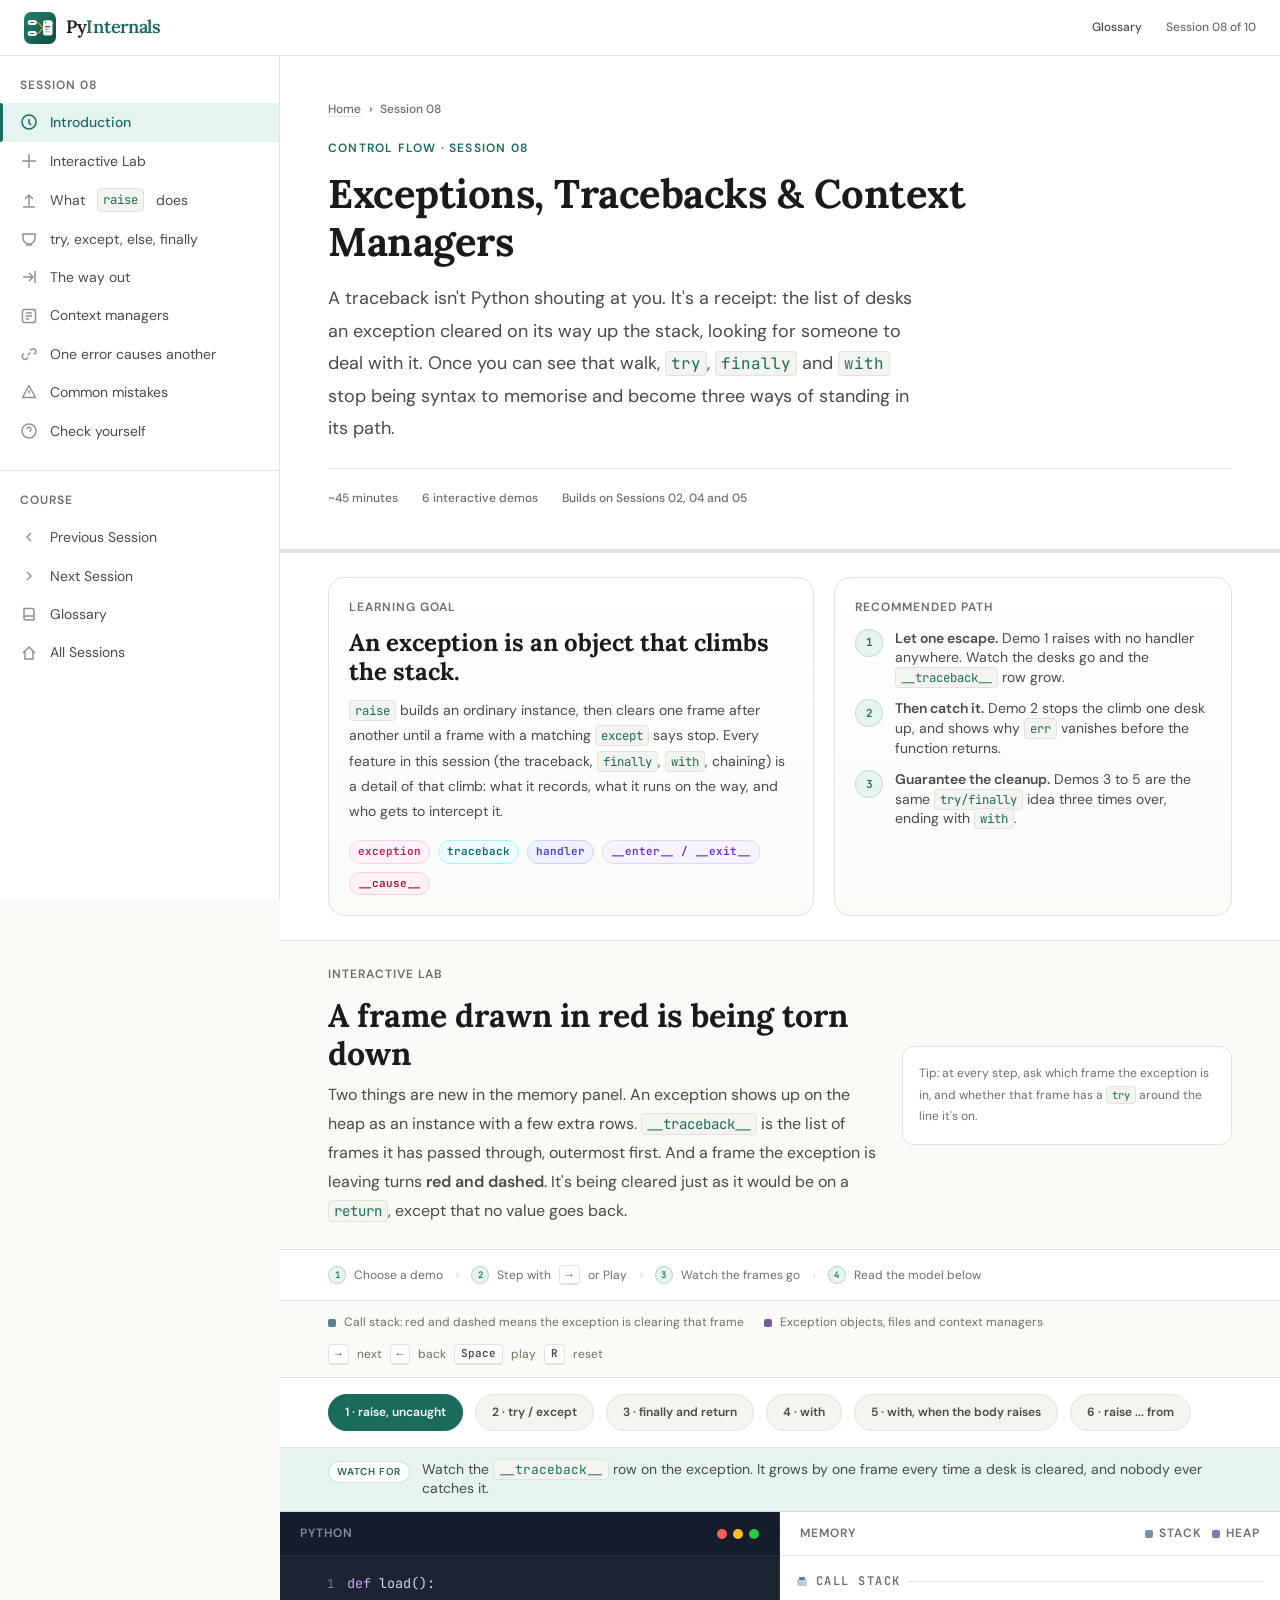
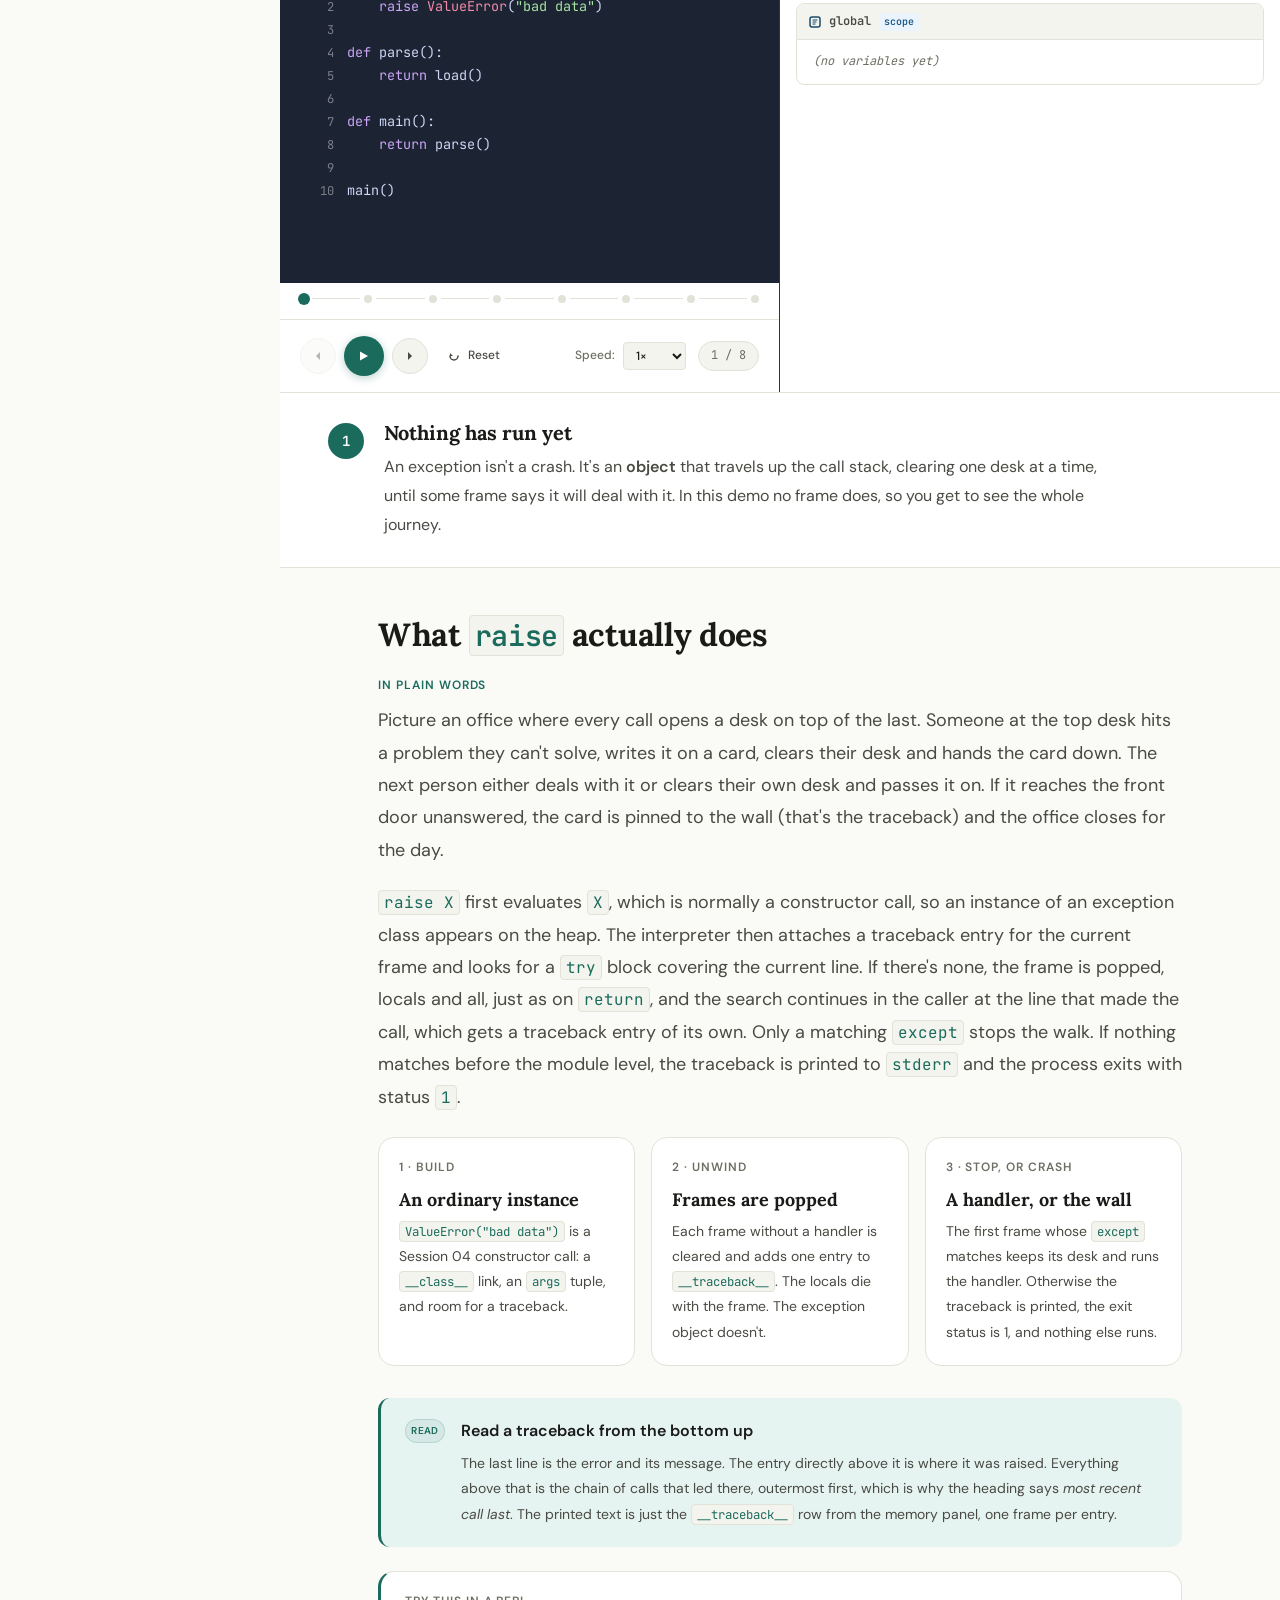
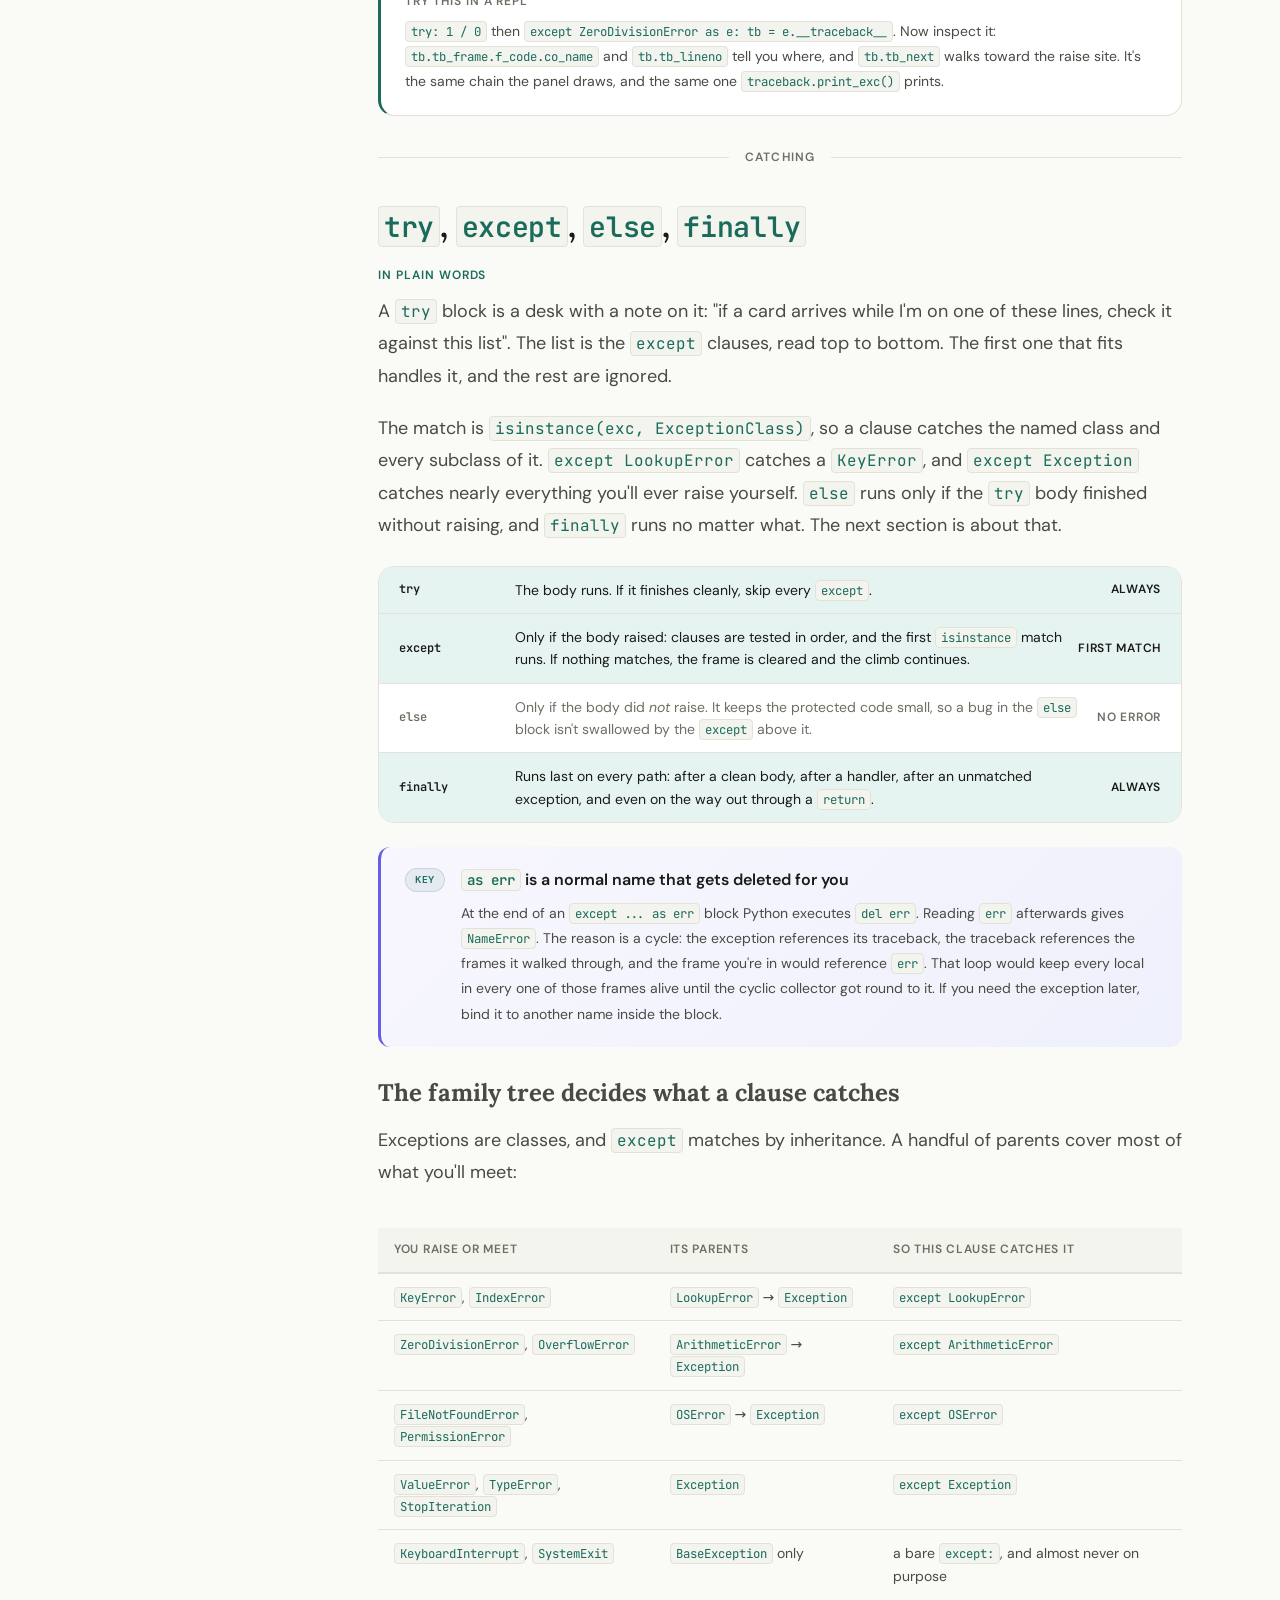
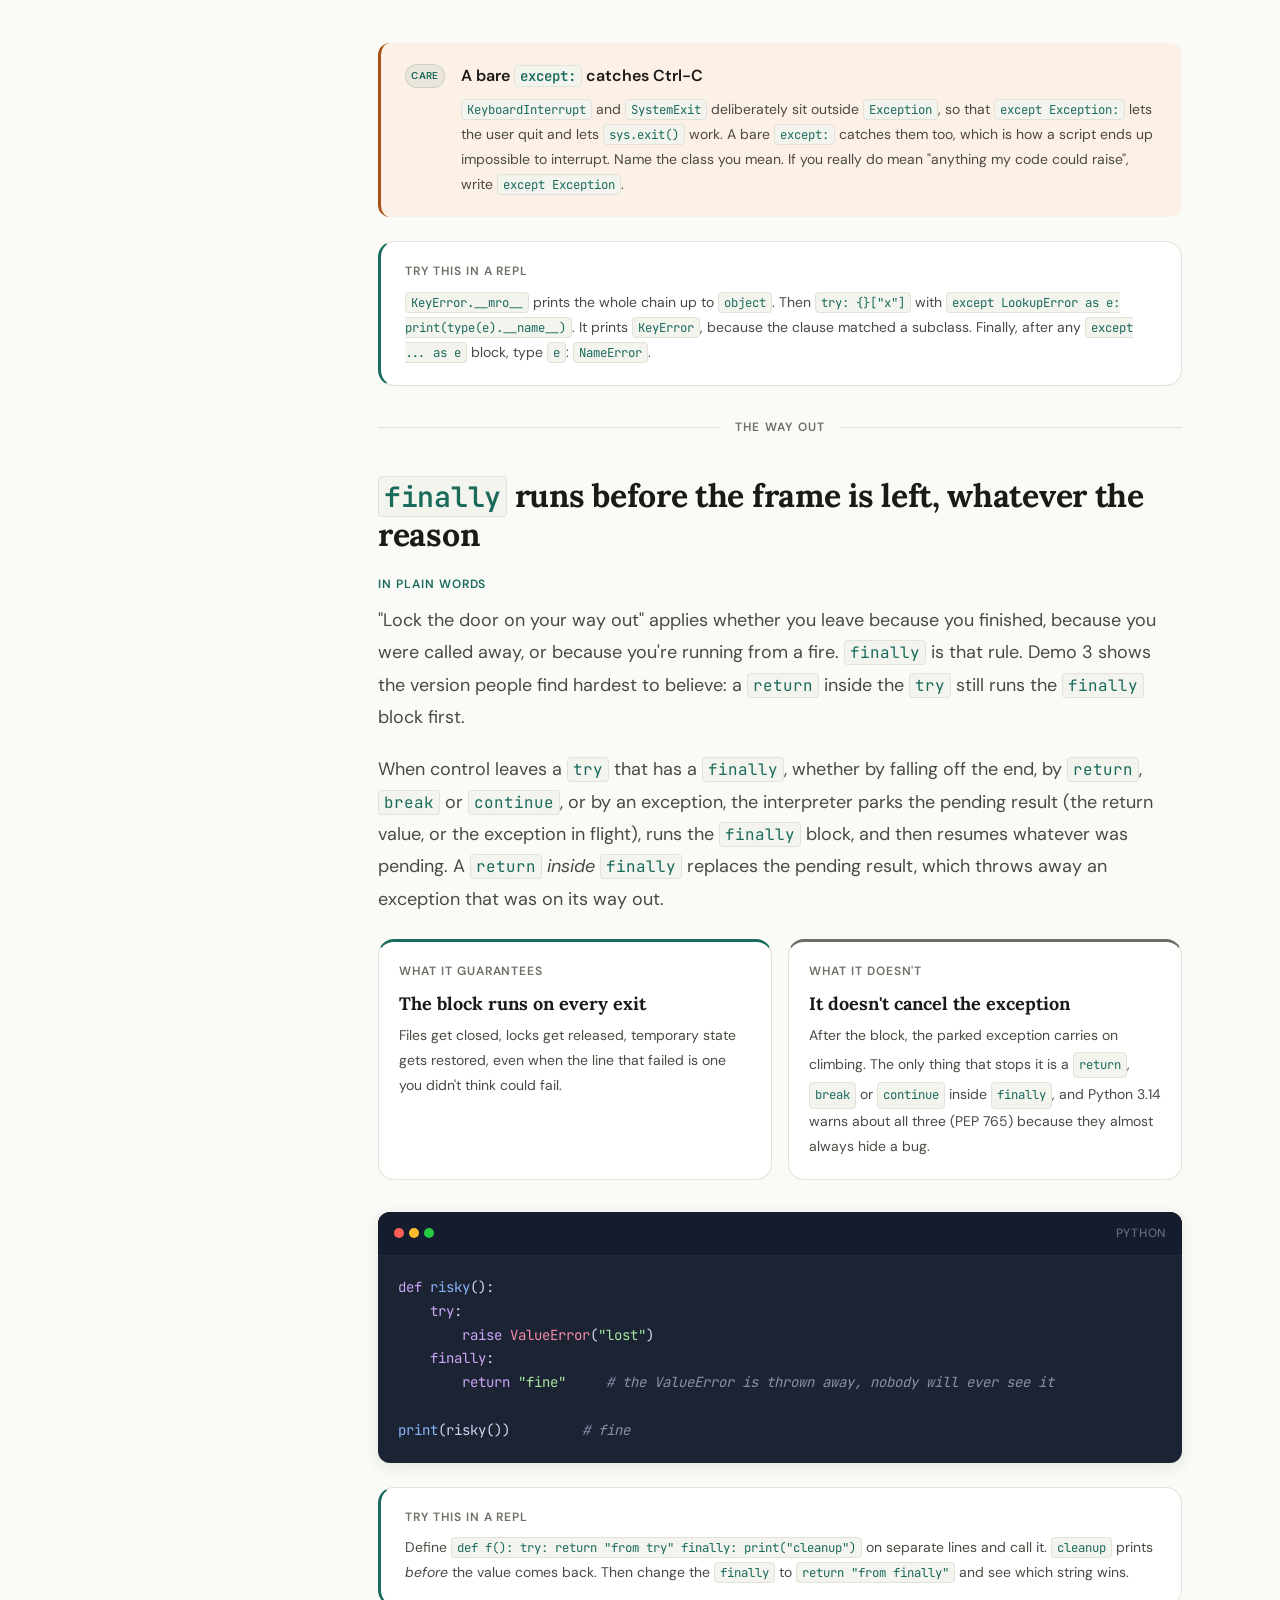
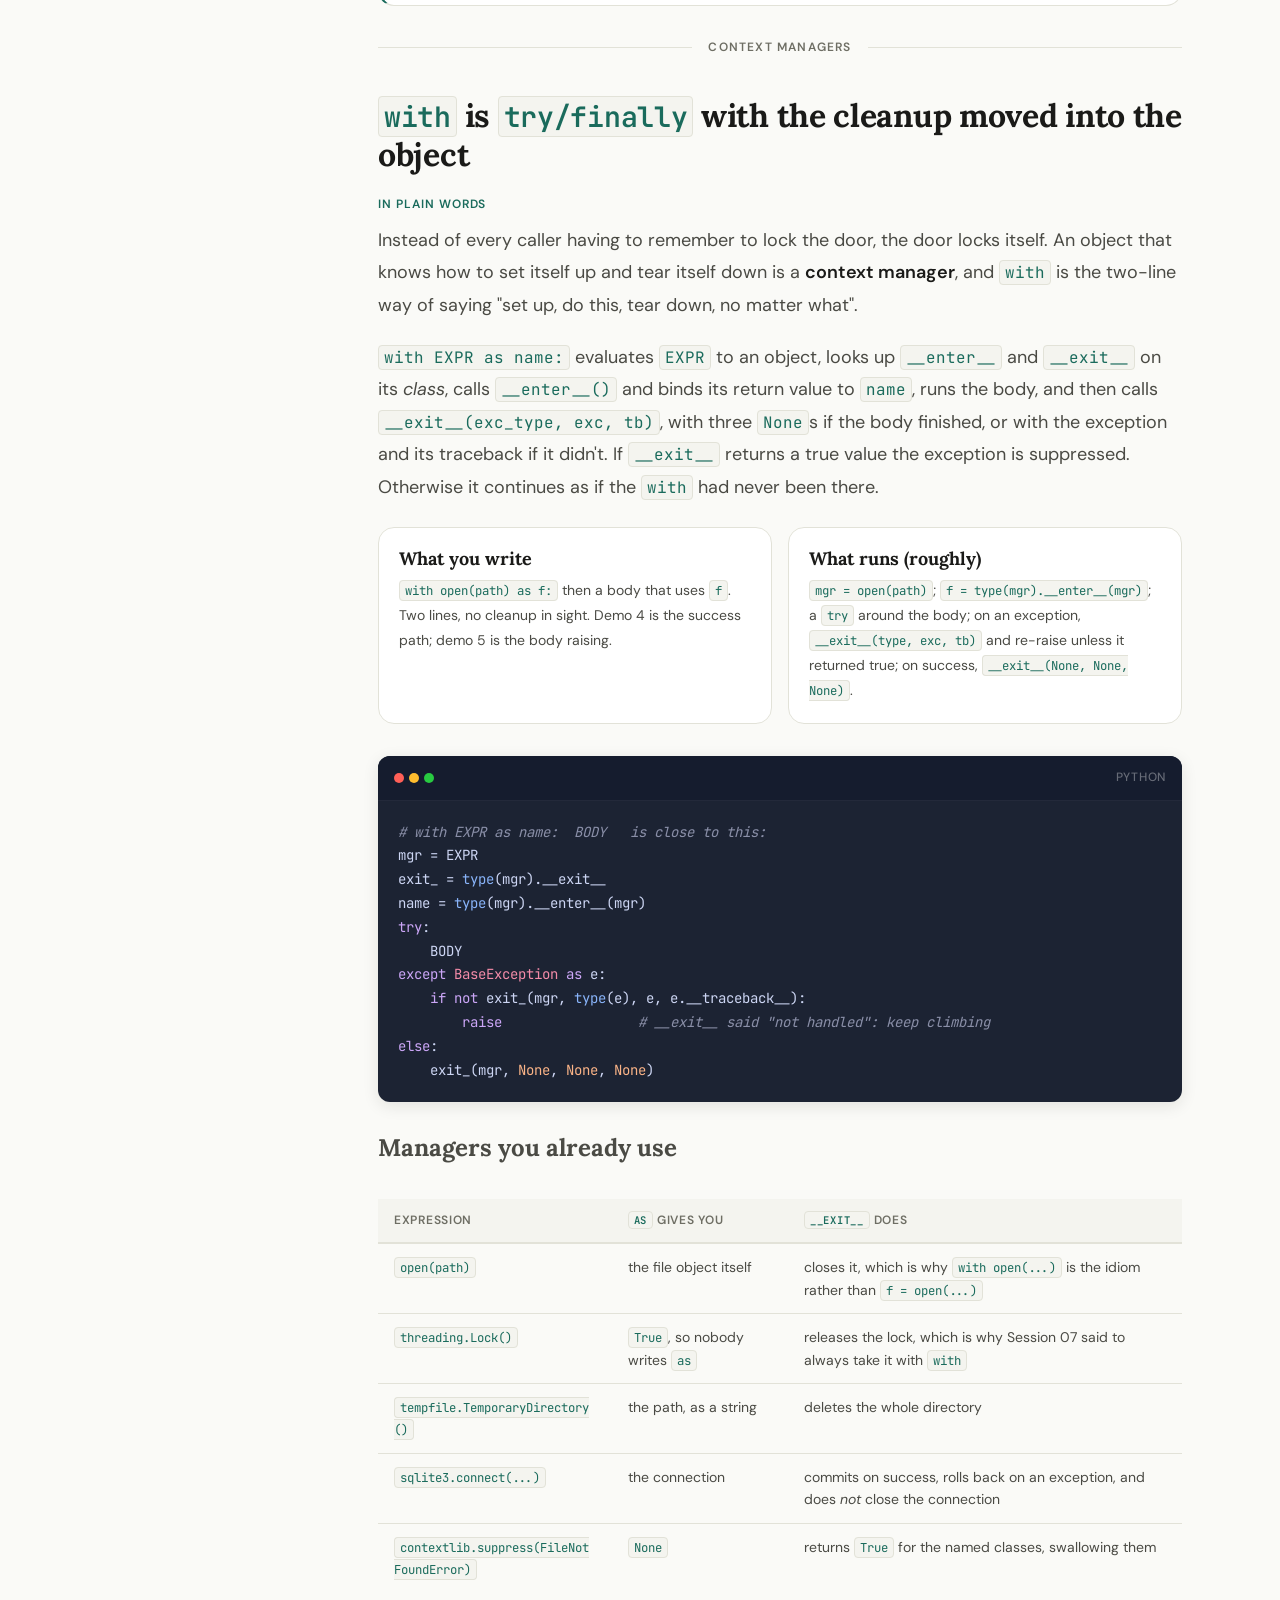
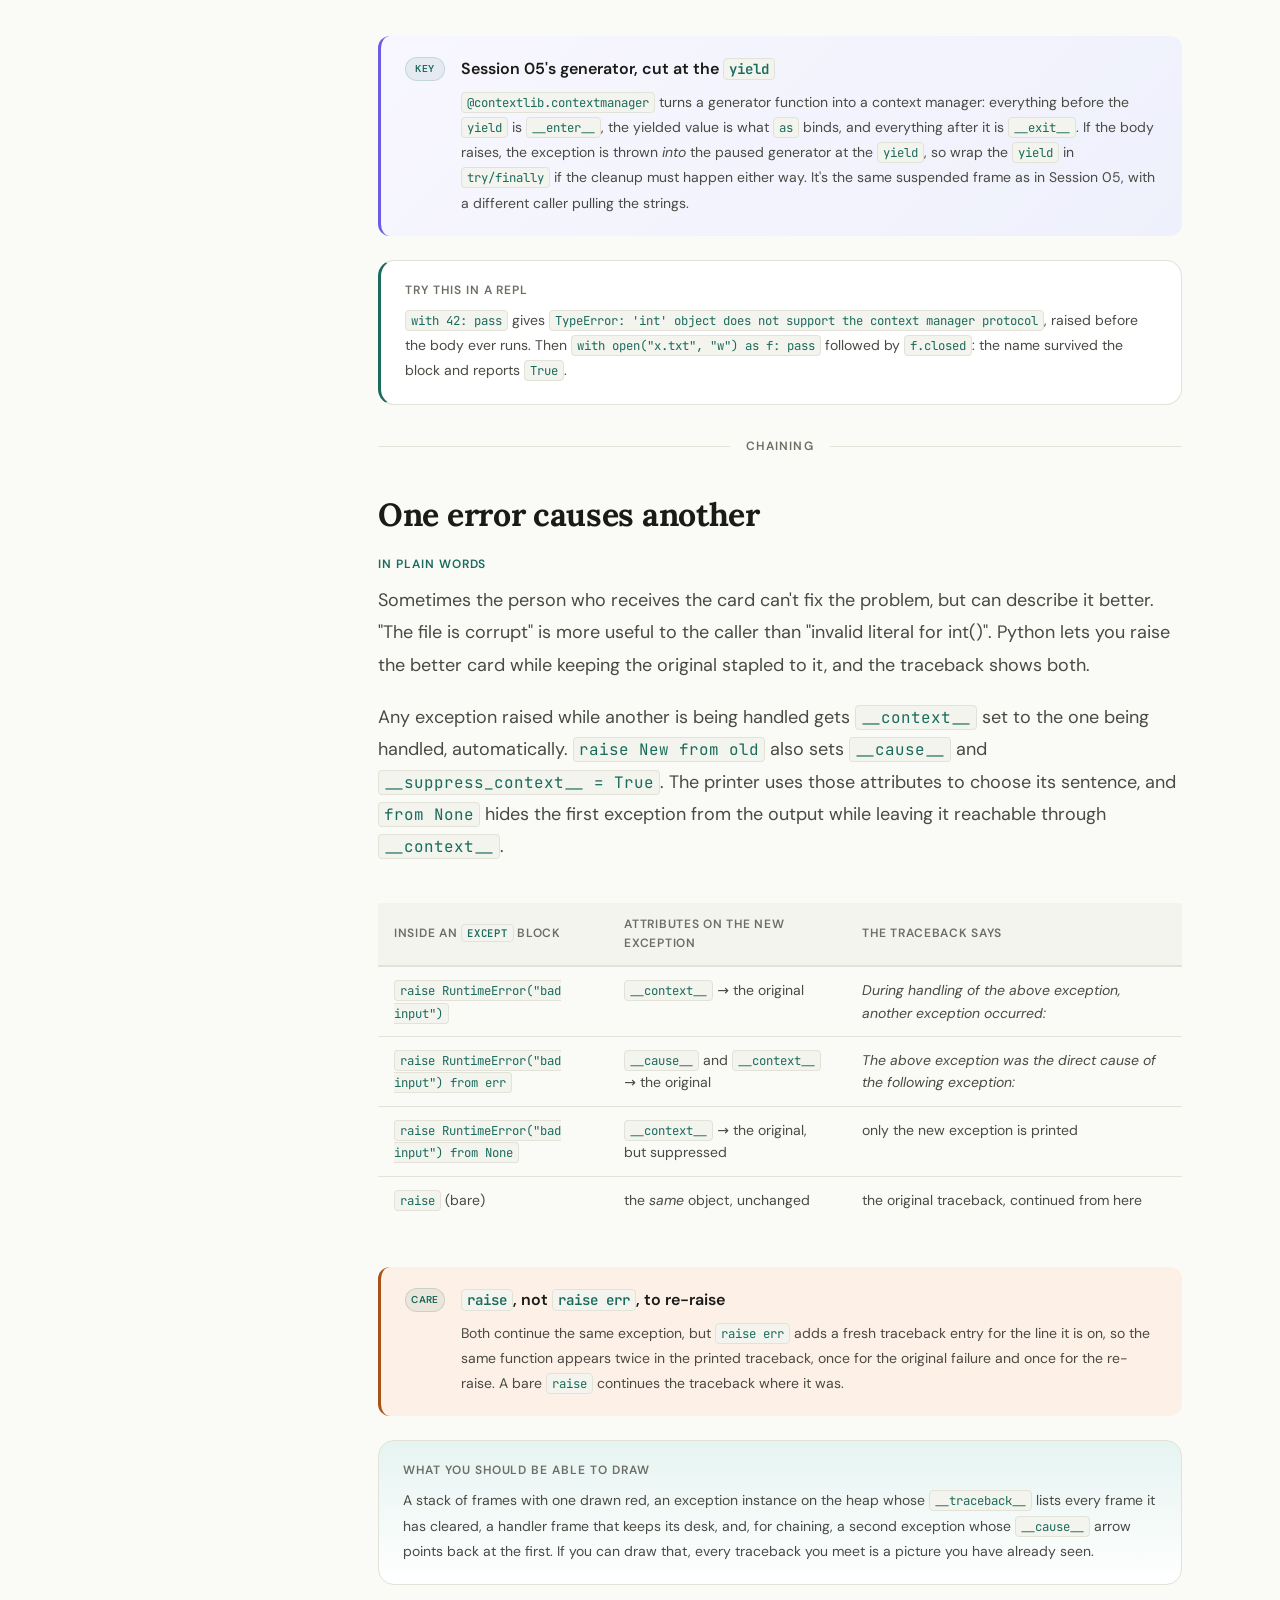
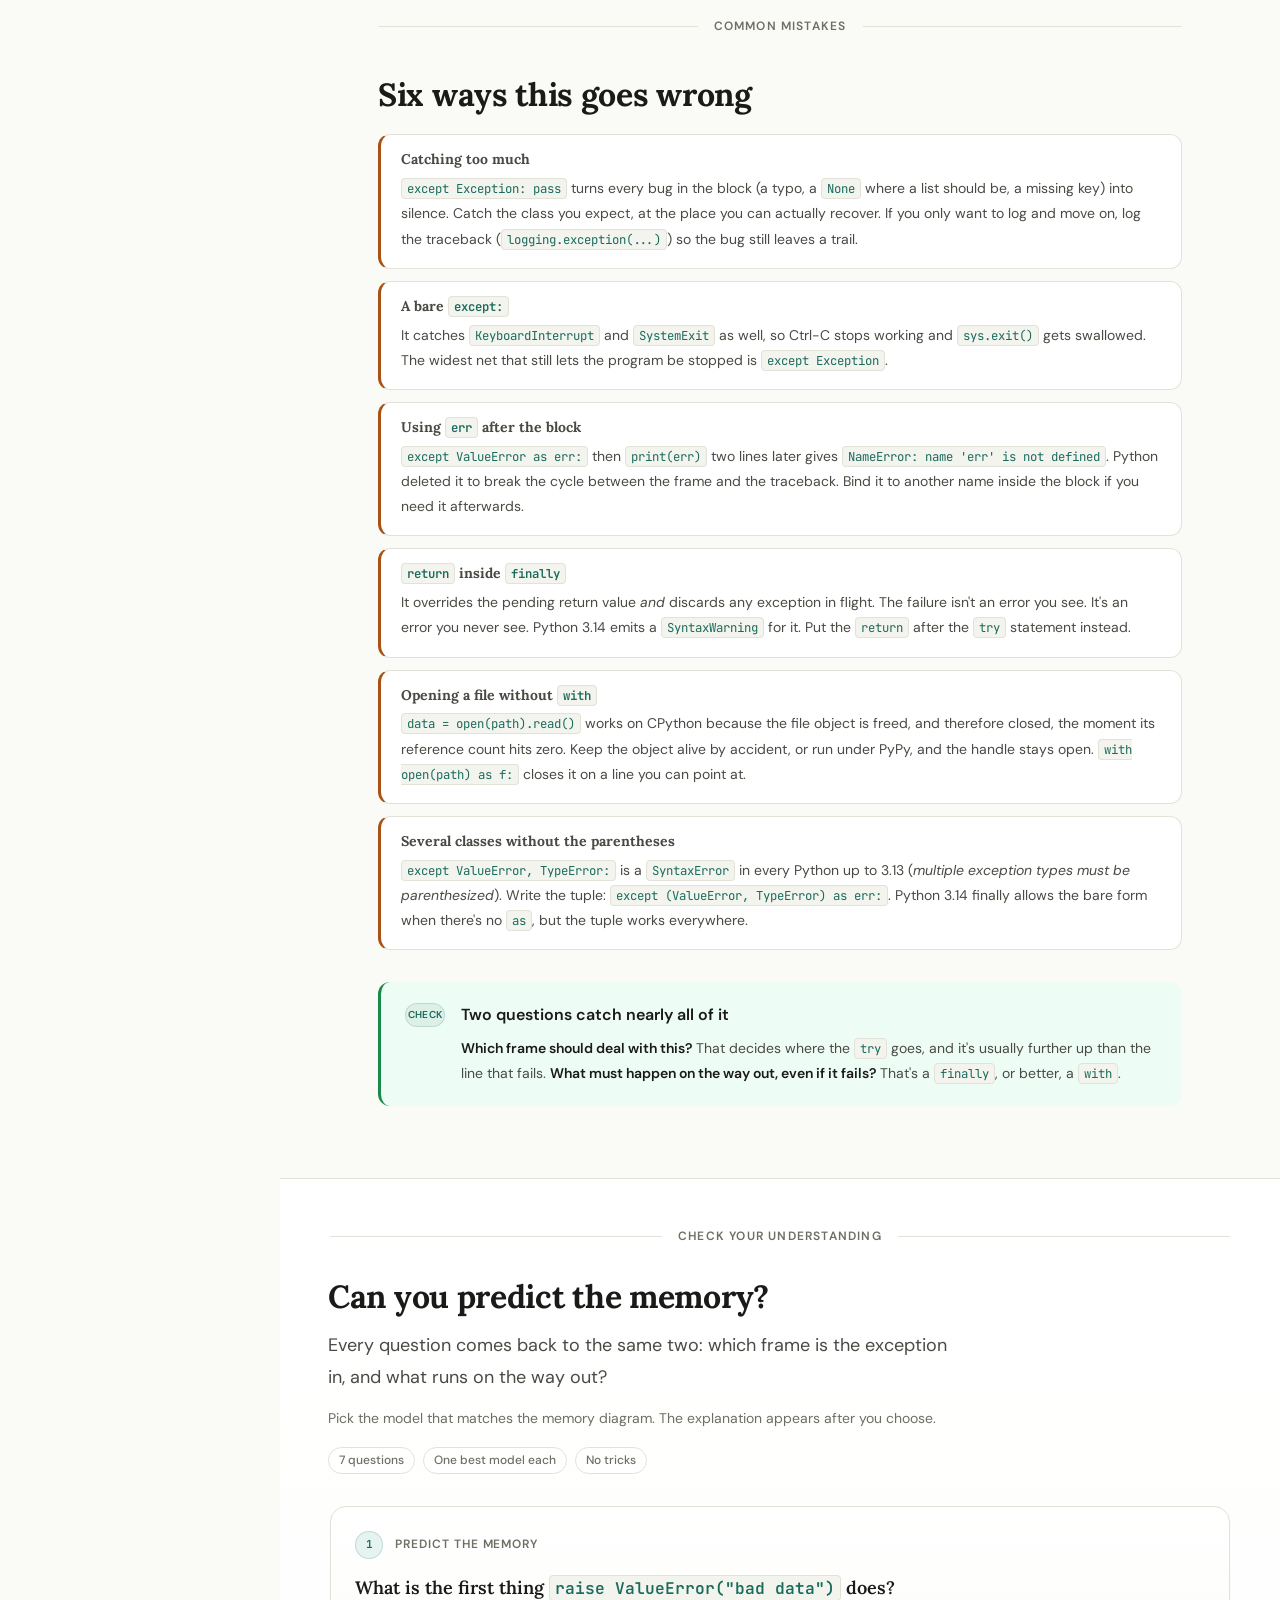
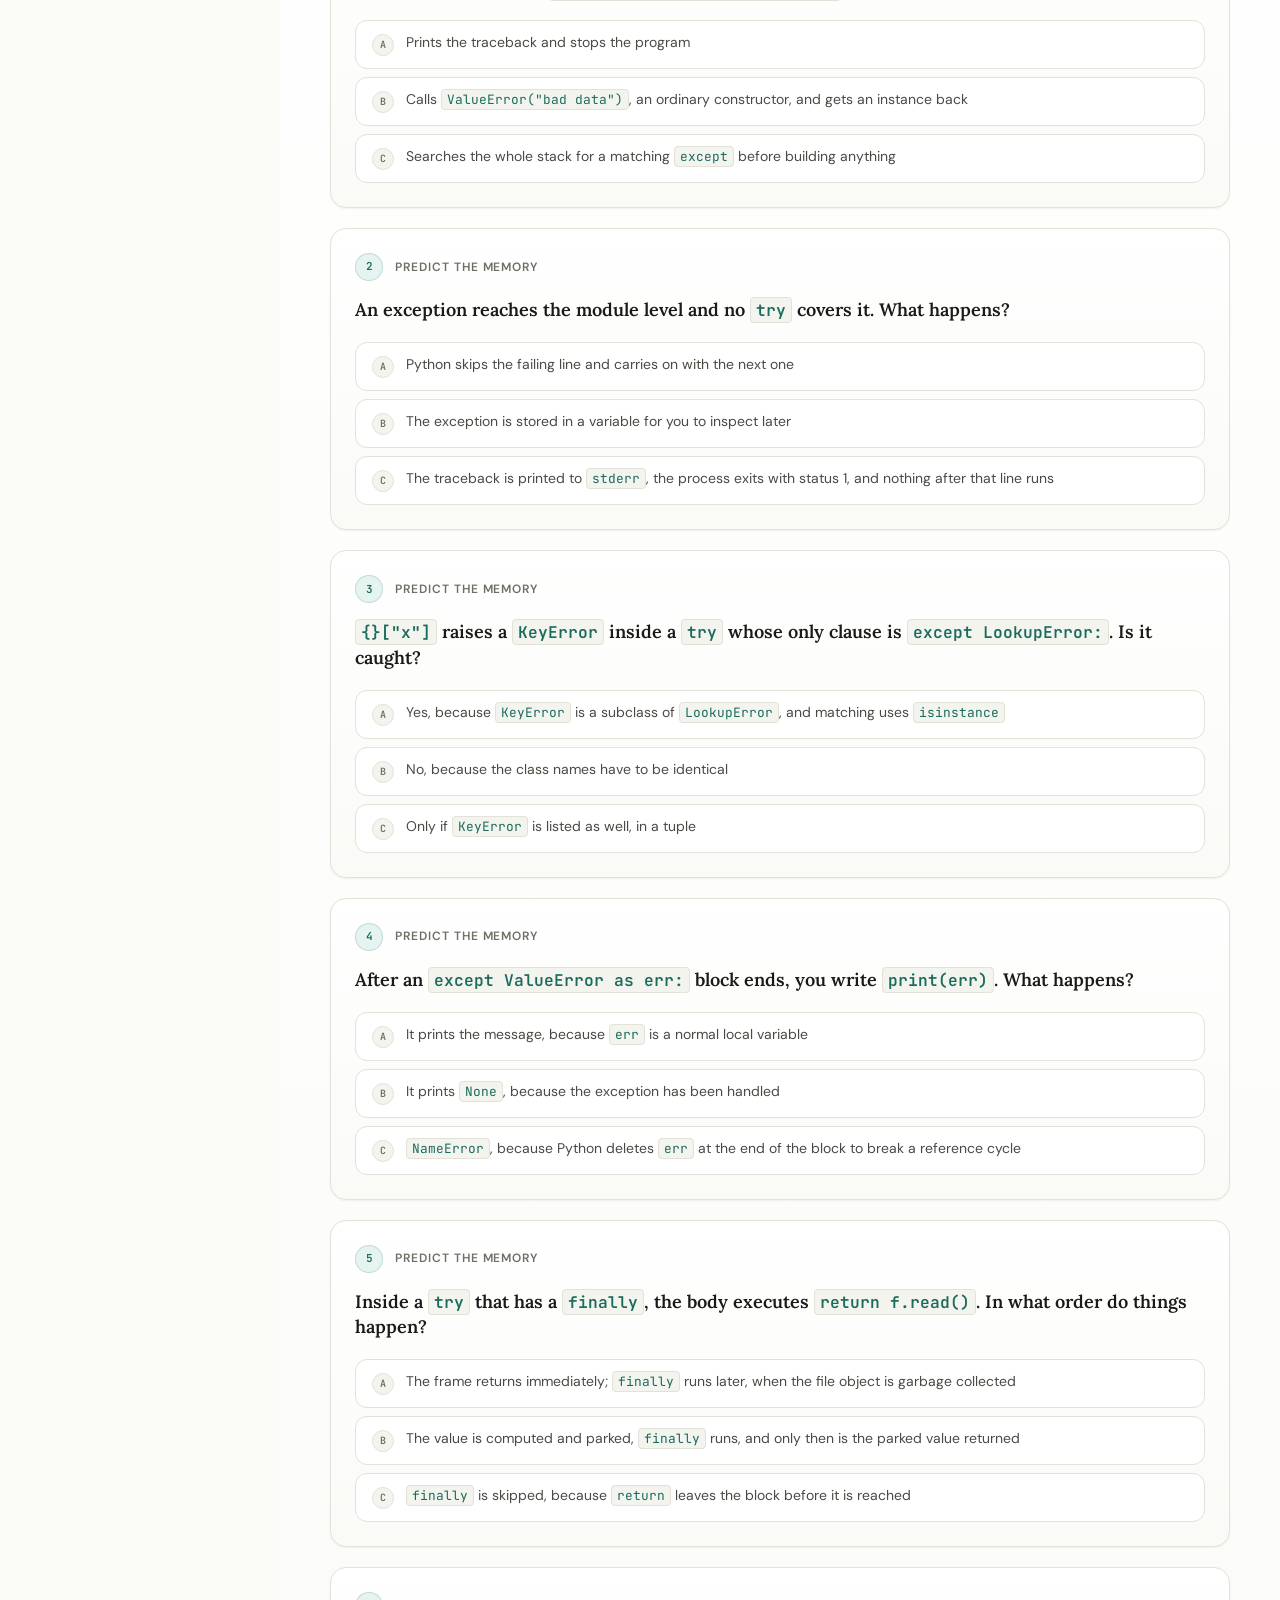
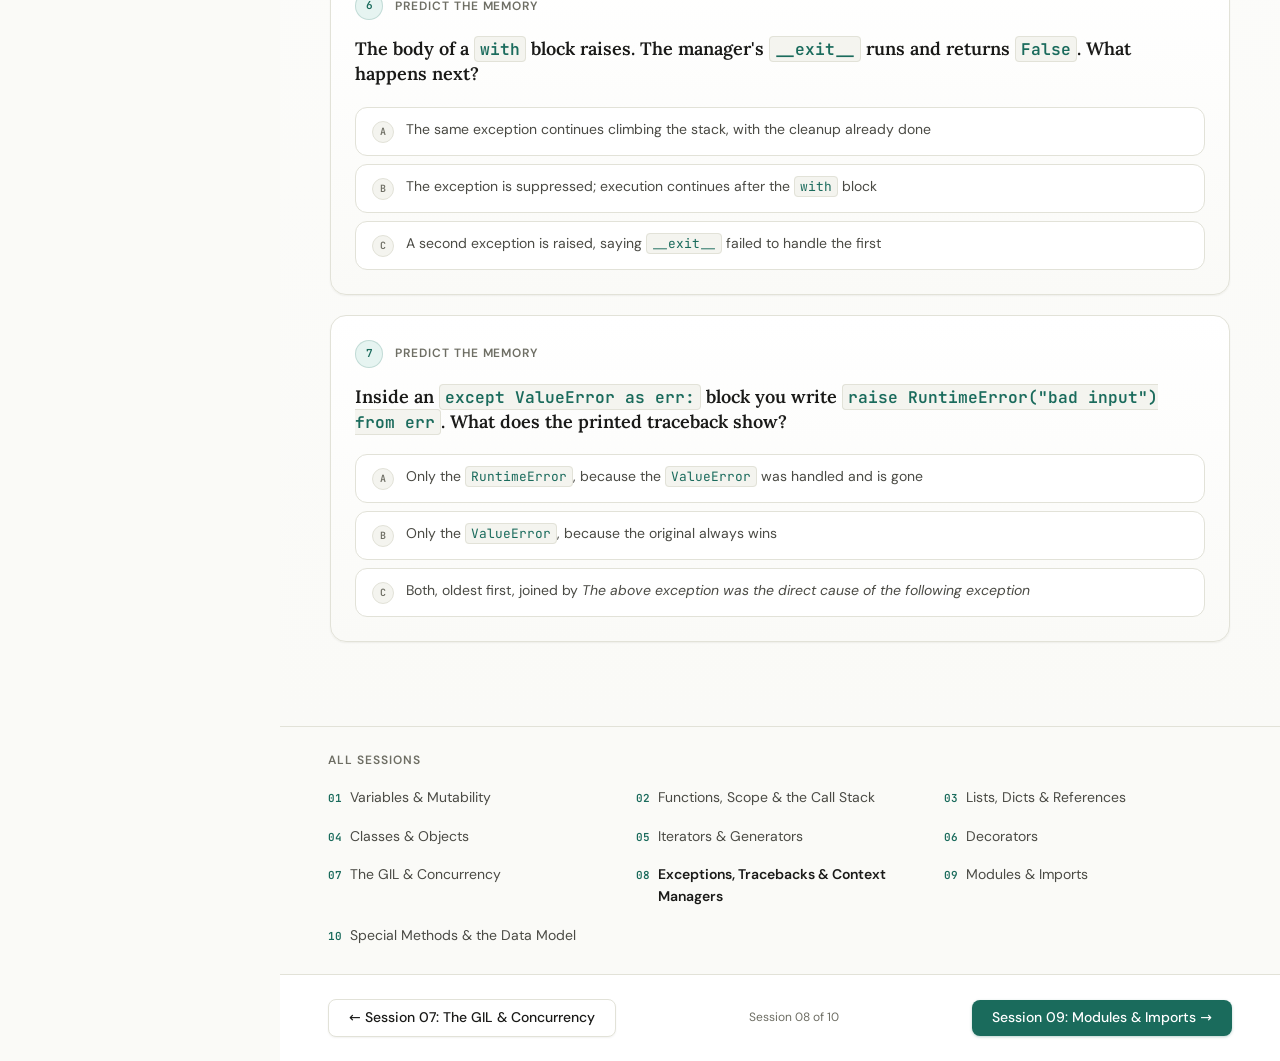
<file: sessions/08-exceptions/index.html>
<!DOCTYPE html>
<html lang="en">
<head>
  <meta charset="UTF-8" />
  <meta name="viewport" content="width=device-width, initial-scale=1.0" />
  <title>Python Exceptions, Tracebacks and Context Managers</title>
  <meta name="description" content="What raise does to the call stack, how to read a traceback, why finally runs past a return, what with calls for you and how exceptions chain with from." />
  <meta name="theme-color" content="#1A6B5C" />
  <link rel="icon" type="image/svg+xml" href="../../assets/images/logo.svg" />
  <link rel="icon" type="image/png" sizes="512x512" href="../../assets/images/icon-512.png" />
  <link rel="apple-touch-icon" href="../../assets/images/apple-touch-icon.png" />
  <link rel="stylesheet" href="../../assets/css/base.css" />
  <link rel="stylesheet" href="../../assets/css/layout.css" />
  <link rel="stylesheet" href="../../assets/css/components.css" />
  <link rel="stylesheet" href="../../assets/css/memory-viz.css" />
  <link rel="stylesheet" href="../../assets/css/animations.css" />
  <link rel="stylesheet" href="../../assets/css/session.css" />
  <!-- seo:head -->
  <link rel="canonical" href="https://inboxpraveen.github.io/Py-Internals/sessions/08-exceptions/" />
  <meta name="robots" content="index, follow, max-image-preview:large" />
  <meta name="author" content="Praveen Kumar" />
  <meta property="og:type" content="article" />
  <meta property="og:site_name" content="Py Internals" />
  <meta property="og:locale" content="en_GB" />
  <meta property="og:url" content="https://inboxpraveen.github.io/Py-Internals/sessions/08-exceptions/" />
  <meta property="og:title" content="Python Exceptions, Tracebacks and Context Managers" />
  <meta property="og:description" content="What raise does to the call stack, how to read a traceback, why finally runs past a return, what with calls for you and how exceptions chain with from." />
  <meta property="og:image" content="https://inboxpraveen.github.io/Py-Internals/assets/images/og/08-exceptions.png" />
  <meta property="og:image:width" content="1200" />
  <meta property="og:image:height" content="630" />
  <meta property="og:image:alt" content="Python Exceptions, Tracebacks and Context Managers on Py Internals" />
  <meta property="article:published_time" content="2026-09-17" />
  <meta property="article:modified_time" content="2026-11-14" />
  <meta property="article:section" content="Control flow" />
  <meta property="article:author" content="https://github.com/inboxpraveen" />
  <meta name="twitter:card" content="summary_large_image" />
  <meta name="twitter:title" content="Python Exceptions, Tracebacks and Context Managers" />
  <meta name="twitter:description" content="What raise does to the call stack, how to read a traceback, why finally runs past a return, what with calls for you and how exceptions chain with from." />
  <meta name="twitter:image" content="https://inboxpraveen.github.io/Py-Internals/assets/images/og/08-exceptions.png" />
  <link rel="alternate" type="application/atom+xml" title="Py Internals sessions" href="https://inboxpraveen.github.io/Py-Internals/feed.xml" />
  <link rel="manifest" href="https://inboxpraveen.github.io/Py-Internals/manifest.webmanifest" />
  <script type="application/ld+json">
{
  "@context": "https://schema.org",
  "@graph": [
    {
      "@type": [
        "Article",
        "LearningResource"
      ],
      "@id": "https://inboxpraveen.github.io/Py-Internals/sessions/08-exceptions/#lesson",
      "mainEntityOfPage": "https://inboxpraveen.github.io/Py-Internals/sessions/08-exceptions/",
      "headline": "Session 08: Exceptions, Tracebacks & Context Managers",
      "name": "Session 08: Exceptions, Tracebacks & Context Managers",
      "description": "What raise does to the call stack, how to read a traceback, why finally runs past a return, what with calls for you and how exceptions chain with from.",
      "image": "https://inboxpraveen.github.io/Py-Internals/assets/images/og/08-exceptions.png",
      "author": {
        "@type": "Person",
        "name": "Praveen Kumar",
        "url": "https://github.com/inboxpraveen"
      },
      "publisher": {
        "@type": "Organization",
        "name": "Py Internals",
        "url": "https://inboxpraveen.github.io/Py-Internals/",
        "logo": {
          "@type": "ImageObject",
          "url": "https://inboxpraveen.github.io/Py-Internals/assets/images/icon-512.png",
          "width": 512,
          "height": 512
        },
        "sameAs": [
          "https://github.com/inboxpraveen/Py-Internals"
        ]
      },
      "datePublished": "2026-09-17",
      "dateModified": "2026-11-14",
      "inLanguage": "en",
      "isAccessibleForFree": true,
      "license": "https://creativecommons.org/licenses/by-sa/4.0/",
      "isPartOf": {
        "@type": "Course",
        "@id": "https://inboxpraveen.github.io/Py-Internals/#course",
        "name": "Py Internals",
        "url": "https://inboxpraveen.github.io/Py-Internals/"
      },
      "position": 8,
      "learningResourceType": "Interactive lesson",
      "educationalLevel": "Beginner",
      "timeRequired": "PT45M",
      "teaches": [
        "raise and stack unwinding",
        "reading a traceback",
        "try, except, else and finally",
        "exception hierarchy",
        "context managers and the with statement",
        "__enter__ and __exit__",
        "exception chaining with raise from"
      ],
      "about": [
        "Python (programming language)"
      ],
      "keywords": "raise and stack unwinding, reading a traceback, try, except, else and finally, exception hierarchy, context managers and the with statement, __enter__ and __exit__, exception chaining with raise from"
    },
    {
      "@type": "BreadcrumbList",
      "itemListElement": [
        {
          "@type": "ListItem",
          "position": 1,
          "name": "Home",
          "item": "https://inboxpraveen.github.io/Py-Internals/"
        },
        {
          "@type": "ListItem",
          "position": 2,
          "name": "Session 08: Exceptions, Tracebacks & Context Managers",
          "item": "https://inboxpraveen.github.io/Py-Internals/sessions/08-exceptions/"
        }
      ]
    }
  ]
}
  </script>
  <!-- /seo:head -->
</head>
<body>

<a class="skip-link" href="#demo-unwind">Skip to the interactive lab</a>

<header class="topbar">
  <div class="topbar__logo">
    <button class="menu-toggle" aria-label="Open session menu">
      <svg width="18" height="18" viewBox="0 0 18 18" fill="none" aria-hidden="true">
        <path d="M2 4h14M2 9h14M2 14h14" stroke="currentColor" stroke-width="1.5" stroke-linecap="round"/>
      </svg>
    </button>
    <a href="../../index.html" class="topbar__home" aria-label="Py Internals home">
      <img class="topbar__logo-mark" src="../../assets/images/logo.svg" alt="" width="32" height="32">
      <span class="topbar__brand">Py<span>Internals</span></span>
    </a>
  </div>
  <div class="topbar__actions">
    <a href="../../glossary.html" class="btn btn--ghost btn--sm">Glossary</a>
    <span class="session-count" data-role="session-count">Session 08 of 10</span>
  </div>
</header>

<div class="sidebar-overlay"></div>

<div class="app-shell" style="grid-template-rows:unset">
  <aside class="sidebar" aria-label="Session sections">
    <div class="sidebar__section">
      <div class="sidebar__label">Session 08</div>
      <a href="#intro" class="sidebar__item active">
        <svg class="sidebar__item-icon" viewBox="0 0 18 18" fill="none" stroke="currentColor" stroke-width="1.5" aria-hidden="true">
          <circle cx="9" cy="9" r="7"/><path d="M9 6v4l2 2"/>
        </svg>
        Introduction
      </a>
      <a href="#demo-unwind" class="sidebar__item">
        <svg class="sidebar__item-icon" viewBox="0 0 18 18" fill="none" stroke="currentColor" stroke-width="1.5" aria-hidden="true">
          <path d="M2 9h14M9 2v14"/>
        </svg>
        Interactive Lab
      </a>
      <a href="#raise" class="sidebar__item">
        <svg class="sidebar__item-icon" viewBox="0 0 18 18" fill="none" stroke="currentColor" stroke-width="1.5" aria-hidden="true">
          <path d="M9 15V4M5 8l4-4 4 4"/><path d="M3 16h12"/>
        </svg>
        What <code>raise</code> does
      </a>
      <a href="#catch" class="sidebar__item">
        <svg class="sidebar__item-icon" viewBox="0 0 18 18" fill="none" stroke="currentColor" stroke-width="1.5" aria-hidden="true">
          <path d="M3 4h12v4a6 6 0 01-12 0z"/><path d="M6 15h6"/>
        </svg>
        try, except, else, finally
      </a>
      <a href="#finally" class="sidebar__item">
        <svg class="sidebar__item-icon" viewBox="0 0 18 18" fill="none" stroke="currentColor" stroke-width="1.5" aria-hidden="true">
          <path d="M3 9h9M9 5l4 4-4 4"/><path d="M15 3v12"/>
        </svg>
        The way out
      </a>
      <a href="#with" class="sidebar__item">
        <svg class="sidebar__item-icon" viewBox="0 0 18 18" fill="none" stroke="currentColor" stroke-width="1.5" aria-hidden="true">
          <rect x="2.5" y="2.5" width="13" height="13" rx="2"/><path d="M6 9h6M6 6h6M6 12h3"/>
        </svg>
        Context managers
      </a>
      <a href="#chaining" class="sidebar__item">
        <svg class="sidebar__item-icon" viewBox="0 0 18 18" fill="none" stroke="currentColor" stroke-width="1.5" aria-hidden="true">
          <path d="M7.5 10.5l3-3"/><path d="M10 5.5l1-1a2.8 2.8 0 014 4l-1 1"/><path d="M8 12.5l-1 1a2.8 2.8 0 01-4-4l1-1"/>
        </svg>
        One error causes another
      </a>
      <a href="#mistakes" class="sidebar__item">
        <svg class="sidebar__item-icon" viewBox="0 0 18 18" fill="none" stroke="currentColor" stroke-width="1.5" aria-hidden="true">
          <path d="M9 2.5l6.5 12h-13z" stroke-linejoin="round"/><path d="M9 7v3.5M9 12.5h.01"/>
        </svg>
        Common mistakes
      </a>
      <a href="#quiz" class="sidebar__item">
        <svg class="sidebar__item-icon" viewBox="0 0 18 18" fill="none" stroke="currentColor" stroke-width="1.5" aria-hidden="true">
          <circle cx="9" cy="9" r="7"/><path d="M7 7a2 2 0 113 1.8v1.2M9 13h.01"/>
        </svg>
        Check yourself
      </a>
    </div>
    <div class="sidebar__section">
      <div class="sidebar__label">Course</div>
      <a href="../07-gil/" class="sidebar__item">
        <svg class="sidebar__item-icon" viewBox="0 0 18 18" fill="none" stroke="currentColor" stroke-width="1.5" aria-hidden="true">
          <path d="M11 5l-4 4 4 4"/>
        </svg>
        Previous Session
      </a>
      <a href="../09-modules/" class="sidebar__item">
        <svg class="sidebar__item-icon" viewBox="0 0 18 18" fill="none" stroke="currentColor" stroke-width="1.5" aria-hidden="true">
          <path d="M7 5l4 4-4 4"/>
        </svg>
        Next Session
      </a>
      <a href="../../glossary.html" class="sidebar__item">
        <svg class="sidebar__item-icon" viewBox="0 0 18 18" fill="none" stroke="currentColor" stroke-width="1.5" aria-hidden="true">
          <path d="M4 3.5h8a2 2 0 012 2V15H6a2 2 0 01-2-2z"/><path d="M4 13a2 2 0 012-2h8"/>
        </svg>
        Glossary
      </a>
      <a href="../../index.html" class="sidebar__item">
        <svg class="sidebar__item-icon" viewBox="0 0 18 18" fill="none" stroke="currentColor" stroke-width="1.5" aria-hidden="true">
          <path d="M3 9L9 3l6 6M5 7v8h8V7"/>
        </svg>
        All Sessions
      </a>
    </div>
  </aside>

  <main class="main-content">

    <div class="session-hero" id="intro">
      <div class="session-hero__breadcrumb">
        <a href="../../index.html">Home</a>
        <span>&rsaquo;</span>
        Session 08
      </div>
      <div class="session-hero__eyebrow">Control flow &middot; Session 08</div>
      <h1 class="session-hero__title">Exceptions, Tracebacks &amp; Context Managers</h1>
      <p class="session-hero__subtitle">
        A traceback isn't Python shouting at you. It's a receipt: the list of desks an exception cleared on its way up the stack, looking for someone to deal with it. Once you can see that walk, <code>try</code>, <code>finally</code> and <code>with</code> stop being syntax to memorise and become three ways of standing in its path.
      </p>
      <div class="session-meta">
        <div class="session-meta__item">~45 minutes</div>
        <div class="session-meta__item">6 interactive demos</div>
        <div class="session-meta__item">Builds on Sessions 02, 04 and 05</div>
      </div>
    </div>

    <div class="progress-bar"><div class="progress-bar__fill" id="readProgress" style="width:0%"></div></div>

    <section class="learning-overview">
      <div class="learning-card">
        <div class="learning-card__label">Learning goal</div>
        <h2 class="learning-card__title">An exception is an object that climbs the stack.</h2>
        <p class="learning-card__body">
          <code>raise</code> builds an ordinary instance, then clears one frame after another
          until a frame with a matching <code>except</code> says stop. Every feature in this session (the traceback, <code>finally</code>, <code>with</code>, chaining) is a detail of that climb: what it records, what it runs on the way, and who gets to intercept it.
        </p>
        <div class="concept-chip-row">
          <span class="type-chip type-chip--instance">exception</span>
          <span class="type-chip type-chip--iterator">traceback</span>
          <span class="type-chip type-chip--function">handler</span>
          <span class="type-chip type-chip--method">__enter__ / __exit__</span>
          <span class="type-chip type-chip--class">__cause__</span>
        </div>
      </div>
      <div class="learning-card">
        <div class="learning-card__label">Recommended path</div>
        <div class="learning-path">
          <div class="learning-path__step">
            <span class="learning-path__num">1</span>
            <span><strong>Let one escape.</strong> Demo 1 raises with no handler anywhere. Watch the desks go and the <code>__traceback__</code> row grow.</span>
          </div>
          <div class="learning-path__step">
            <span class="learning-path__num">2</span>
            <span><strong>Then catch it.</strong> Demo 2 stops the climb one desk up, and shows why <code>err</code> vanishes before the function returns.</span>
          </div>
          <div class="learning-path__step">
            <span class="learning-path__num">3</span>
            <span><strong>Guarantee the cleanup.</strong> Demos 3 to 5 are the same <code>try/finally</code> idea three times over, ending with <code>with</code>.</span>
          </div>
        </div>
      </div>
    </section>

    <div id="demo-unwind">
      <section class="stage-intro" aria-labelledby="stage-title">
        <div>
          <div class="stage-intro__label">Interactive lab</div>
          <h2 id="stage-title">A frame drawn in red is being torn down</h2>
          <p>
            Two things are new in the memory panel. An exception shows up on the heap as an instance with a few extra rows. <code>__traceback__</code> is the list of frames it has passed through, outermost first. And a frame the exception is leaving turns <strong>red and dashed</strong>. It's being cleared just as it would be on a <code>return</code>, except that no value goes back.
          </p>
        </div>
        <div class="stage-intro__hint">
          Tip: at every step, ask which frame the exception is in, and whether that frame has a <code>try</code> around the line it's on.
        </div>
      </section>

      <div class="demo-guide">
        <div class="demo-guide__step"><span class="demo-guide__badge">1</span> Choose a demo</div>
        <span class="demo-guide__arrow">&rsaquo;</span>
        <div class="demo-guide__step"><span class="demo-guide__badge">2</span> Step with <kbd>&rarr;</kbd> or Play</div>
        <span class="demo-guide__arrow">&rsaquo;</span>
        <div class="demo-guide__step"><span class="demo-guide__badge">3</span> Watch the frames go</div>
        <span class="demo-guide__arrow">&rsaquo;</span>
        <div class="demo-guide__step"><span class="demo-guide__badge">4</span> Read the model below</div>
      </div>

      <div class="mem-legend" aria-label="How to read the memory diagram">
        <div class="mem-legend__item"><span class="mem-legend__swatch mem-legend__swatch--stack"></span> Call stack: red and dashed means the exception is clearing that frame</div>
        <div class="mem-legend__item"><span class="mem-legend__swatch mem-legend__swatch--heap"></span> Exception objects, files and context managers</div>
        <div class="mem-legend__item"><kbd>&rarr;</kbd> next <kbd>&larr;</kbd> back <kbd>Space</kbd> play <kbd>R</kbd> reset</div>
      </div>

      <div class="demo-selector">
        <button class="demo-pill active" data-demo="unwind">1 &middot; raise, uncaught</button>
        <button class="demo-pill" data-demo="catch">2 &middot; try / except</button>
        <button class="demo-pill" data-demo="finally">3 &middot; finally and return</button>
        <button class="demo-pill" data-demo="with">4 &middot; with</button>
        <button class="demo-pill" data-demo="withRaise">5 &middot; with, when the body raises</button>
        <button class="demo-pill" data-demo="chain">6 &middot; raise ... from</button>
      </div>

      <div class="demo-watch" id="demoWatch"></div>

      <div class="stage" id="stage">
        <div class="stage__code-panel">
          <div class="panel-header panel-header--dark">
            <span>python</span>
            <div style="display:flex;align-items:center;gap:6px" aria-hidden="true">
              <div class="code-block__dot"></div>
              <div class="code-block__dot"></div>
              <div class="code-block__dot"></div>
            </div>
          </div>
          <div class="code-panel-body" id="codePanel"></div>
          <div class="step-track" data-role="step-track" id="stepTrack" role="group" aria-label="Jump to a step"></div>
          <div class="playback-controls" id="controls">
            <div class="playback-controls__left">
              <button class="step-btn" data-action="prev" title="Previous step" aria-label="Previous step" disabled>
                <svg width="12" height="12" viewBox="0 0 12 12" fill="currentColor" aria-hidden="true"><path d="M8 2L4 6l4 4"/></svg>
              </button>
              <button class="play-btn" data-action="play" title="Play / Pause" aria-label="Play the walkthrough">
                <svg width="14" height="14" viewBox="0 0 14 14" fill="currentColor" aria-hidden="true"><path d="M3 2.5l8 4.5-8 4.5z"/></svg>
              </button>
              <button class="step-btn" data-action="next" title="Next step" aria-label="Next step">
                <svg width="12" height="12" viewBox="0 0 12 12" fill="currentColor" aria-hidden="true"><path d="M4 2l4 4-4 4"/></svg>
              </button>
              <button class="btn btn--ghost btn--sm" data-action="reset" title="Reset" aria-label="Reset to the first step">
                <svg width="12" height="12" viewBox="0 0 12 12" fill="none" stroke="currentColor" stroke-width="1.5" aria-hidden="true">
                  <path d="M10 6A4 4 0 112 6" stroke-linecap="round"/>
                  <path d="M2 3v3h3" fill="currentColor" stroke="none"/>
                </svg>
                Reset
              </button>
            </div>
            <div class="playback-controls__right">
              <div class="speed-control">
                <label for="speedSelect">Speed:</label>
                <select class="speed-select" id="speedSelect" data-action="speed">
                  <option value="1700">0.5&times;</option>
                  <option value="900" selected>1&times;</option>
                  <option value="600">1.5&times;</option>
                  <option value="400">2&times;</option>
                </select>
              </div>
              <span class="step-counter" data-role="step-counter">1 / 1</span>
            </div>
          </div>
        </div>
        <div class="stage__memory-panel">
          <div class="panel-header">
            <span style="color:var(--clr-text-3)">Memory</span>
            <div style="display:flex;align-items:center;gap:6px;font-size:var(--fs-xs);color:var(--clr-text-3)">
              <span style="display:inline-block;width:8px;height:8px;background:var(--clr-mem-stack);border-radius:2px;opacity:.6"></span>
              stack
              <span style="display:inline-block;width:8px;height:8px;background:var(--clr-mem-heap);border-radius:2px;opacity:.6;margin-left:4px"></span>
              heap
            </div>
          </div>
          <div class="mem-panel-body" id="memPanel"></div>
        </div>
        <div class="explanation-strip" aria-live="polite">
          <div class="explanation-strip__step-num" id="stepNum">1</div>
          <div class="explanation-strip__content">
            <h3 id="stepTitle" class="explanation-text">Nothing has run yet</h3>
            <p id="stepDesc" class="explanation-text">Press Play or use Next to watch an exception climb the stack.</p>
          </div>
        </div>
      </div>
    </div>

    <article class="narrative">
      <h2 id="raise">What <code>raise</code> actually does</h2>
      <p class="in-plain">
        <span class="in-plain__label">In plain words</span>
        Picture an office where every call opens a desk on top of the last. Someone at the top desk hits a problem they can't solve, writes it on a card, clears their desk and hands the card down. The next person either deals with it or clears their own desk
        and passes it on. If it reaches the front door unanswered, the card is pinned to the wall (that's the traceback) and the office closes for the day.
      </p>
      <p class="narrative-lede then-precise">
        <code>raise X</code> first evaluates <code>X</code>, which is normally a constructor call, so an instance of an exception class appears on the heap. The interpreter then attaches a traceback entry for the current frame and looks for a <code>try</code> block covering the current line. If there's none, the frame is popped, locals and all, just as on <code>return</code>, and the search continues in the caller at the line that made the call, which gets a traceback entry of its own.
        Only a matching <code>except</code> stops the walk. If nothing matches before the
        module level, the traceback is printed to <code>stderr</code> and the process exits
        with status <code>1</code>.
      </p>

      <div class="flow-grid">
        <div class="flow-card">
          <div class="section-label">1 &middot; Build</div>
          <h3>An ordinary instance</h3>
          <p>
            <code>ValueError("bad data")</code> is a Session 04 constructor call: a
            <code>__class__</code> link, an <code>args</code> tuple, and room for a traceback.
          </p>
        </div>
        <div class="flow-card">
          <div class="section-label">2 &middot; Unwind</div>
          <h3>Frames are popped</h3>
          <p>
            Each frame without a handler is cleared and adds one entry to
            <code>__traceback__</code>. The locals die with the frame. The exception object doesn't.
          </p>
        </div>
        <div class="flow-card">
          <div class="section-label">3 &middot; Stop, or crash</div>
          <h3>A handler, or the wall</h3>
          <p>
            The first frame whose <code>except</code> matches keeps its desk and runs the handler. Otherwise the traceback is printed, the exit status is 1, and nothing else runs.
          </p>
        </div>
      </div>

      <div class="callout callout--info">
        <div class="callout__icon">Read</div>
        <div>
          <div class="callout__title">Read a traceback from the bottom up</div>
          <div class="callout__body">
            The last line is the error and its message. The entry directly above it is where
            it was raised. Everything above that is the chain of calls that led there, outermost first, which is why the heading says <em>most recent call last</em>. The printed text is just the <code>__traceback__</code> row from the memory panel, one frame per entry.
          </div>
        </div>
      </div>

      <div class="try-this">
        <div class="try-this__label">Try this in a REPL</div>
        <p>
          <code>try: 1 / 0</code> then <code>except ZeroDivisionError as e: tb = e.__traceback__</code>.
          Now inspect it: <code>tb.tb_frame.f_code.co_name</code> and <code>tb.tb_lineno</code>
          tell you where, and <code>tb.tb_next</code> walks toward the raise site. It's the same chain the panel draws, and the same one <code>traceback.print_exc()</code> prints.
        </p>
      </div>

      <div id="catch">
        <div class="section-divider"><div class="section-divider__label">Catching</div></div>
        <h2><code>try</code>, <code>except</code>, <code>else</code>, <code>finally</code></h2>
        <p class="in-plain">
          <span class="in-plain__label">In plain words</span>
          A <code>try</code> block is a desk with a note on it: "if a card arrives while I'm on one of these lines, check it against this list". The list is the <code>except</code> clauses, read top to bottom. The first one that fits handles it, and the rest are ignored.
        </p>
        <p class="then-precise">
          The match is <code>isinstance(exc, ExceptionClass)</code>, so a clause catches the named class and every subclass of it. <code>except LookupError</code> catches a <code>KeyError</code>, and <code>except Exception</code> catches nearly everything you'll ever raise yourself. <code>else</code> runs only if the <code>try</code> body finished without raising, and <code>finally</code> runs no matter what. The next section is about that.
        </p>

        <div class="lookup-path" aria-label="Which clause runs">
          <div class="lookup-path__step is-hit">
            <span class="lookup-path__where">try</span>
            <span>The body runs. If it finishes cleanly, skip every <code>except</code>.</span>
            <span class="lookup-path__result">always</span>
          </div>
          <div class="lookup-path__step is-hit">
            <span class="lookup-path__where">except</span>
            <span>Only if the body raised: clauses are tested in order, and the first <code>isinstance</code> match runs. If nothing matches, the frame is cleared and the climb continues.</span>
            <span class="lookup-path__result">first match</span>
          </div>
          <div class="lookup-path__step is-miss">
            <span class="lookup-path__where">else</span>
            <span>Only if the body did <em>not</em> raise. It keeps the protected code small, so a bug in the <code>else</code> block isn't swallowed by the <code>except</code> above it.</span>
            <span class="lookup-path__result">no error</span>
          </div>
          <div class="lookup-path__step is-hit">
            <span class="lookup-path__where">finally</span>
            <span>Runs last on every path: after a clean body, after a handler, after an unmatched exception, and even on the way out through a <code>return</code>.</span>
            <span class="lookup-path__result">always</span>
          </div>
        </div>

        <div class="callout callout--insight">
          <div class="callout__icon">Key</div>
          <div>
            <div class="callout__title"><code>as err</code> is a normal name that gets deleted for you</div>
            <div class="callout__body">
              At the end of an <code>except ... as err</code> block Python executes
              <code>del err</code>. Reading <code>err</code> afterwards gives
              <code>NameError</code>. The reason is a cycle: the exception references its
              traceback, the traceback references the frames it walked through, and the frame you're in would reference <code>err</code>. That loop would keep every local in every one of those frames alive until the cyclic collector got round to it. If you need the exception later, bind it to another name inside the block.
            </div>
          </div>
        </div>

        <h3>The family tree decides what a clause catches</h3>
        <p>
          Exceptions are classes, and <code>except</code> matches by inheritance. A handful of parents cover most of what you'll meet:
        </p>

        <div style="overflow-x:auto">
          <table class="comparison-table">
            <thead>
              <tr>
                <th>You raise or meet</th>
                <th>Its parents</th>
                <th>So this clause catches it</th>
              </tr>
            </thead>
            <tbody>
              <tr>
                <td><code>KeyError</code>, <code>IndexError</code></td>
                <td><code>LookupError</code> &rarr; <code>Exception</code></td>
                <td><code>except LookupError</code></td>
              </tr>
              <tr>
                <td><code>ZeroDivisionError</code>, <code>OverflowError</code></td>
                <td><code>ArithmeticError</code> &rarr; <code>Exception</code></td>
                <td><code>except ArithmeticError</code></td>
              </tr>
              <tr>
                <td><code>FileNotFoundError</code>, <code>PermissionError</code></td>
                <td><code>OSError</code> &rarr; <code>Exception</code></td>
                <td><code>except OSError</code></td>
              </tr>
              <tr>
                <td><code>ValueError</code>, <code>TypeError</code>, <code>StopIteration</code></td>
                <td><code>Exception</code></td>
                <td><code>except Exception</code></td>
              </tr>
              <tr>
                <td><code>KeyboardInterrupt</code>, <code>SystemExit</code></td>
                <td><code>BaseException</code> only</td>
                <td>a bare <code>except:</code>, and almost never on purpose</td>
              </tr>
            </tbody>
          </table>
        </div>

        <div class="callout callout--warn">
          <div class="callout__icon">Care</div>
          <div>
            <div class="callout__title">A bare <code>except:</code> catches Ctrl-C</div>
            <div class="callout__body">
              <code>KeyboardInterrupt</code> and <code>SystemExit</code> deliberately sit outside
              <code>Exception</code>, so that <code>except Exception:</code> lets the user quit
              and lets <code>sys.exit()</code> work. A bare <code>except:</code> catches them
              too, which is how a script ends up impossible to interrupt. Name the class you mean. If you really do mean "anything my code could raise", write <code>except Exception</code>.
            </div>
          </div>
        </div>

        <div class="try-this">
          <div class="try-this__label">Try this in a REPL</div>
          <p>
            <code>KeyError.__mro__</code> prints the whole chain up to <code>object</code>.
            Then <code>try: {}["x"]</code> with <code>except LookupError as e: print(type(e).__name__)</code>. It prints <code>KeyError</code>, because the clause matched a subclass.
            Finally, after any <code>except ... as e</code> block, type <code>e</code>: <code>NameError</code>.
          </p>
        </div>
      </div>

      <div id="finally">
        <div class="section-divider"><div class="section-divider__label">The way out</div></div>
        <h2><code>finally</code> runs before the frame is left, whatever the reason</h2>
        <p class="in-plain">
          <span class="in-plain__label">In plain words</span>
          "Lock the door on your way out" applies whether you leave because you finished, because you were called away, or because you're running from a fire.
          <code>finally</code> is that rule. Demo 3 shows the version people find hardest to
          believe: a <code>return</code> inside the <code>try</code> still runs the
          <code>finally</code> block first.
        </p>
        <p class="then-precise">
          When control leaves a <code>try</code> that has a <code>finally</code>, whether by falling off the end, by <code>return</code>, <code>break</code> or <code>continue</code>, or by an exception, the interpreter parks the pending result (the return value, or the exception in flight), runs the <code>finally</code> block, and then resumes whatever was pending. A <code>return</code> <em>inside</em> <code>finally</code> replaces the pending result, which throws away an exception that was on its way out.
        </p>

        <div class="rule-grid">
          <div class="rule-card rule-card--mutate">
            <div class="rule-card__label">What it guarantees</div>
            <h3>The block runs on every exit</h3>
            <p>
              Files get closed, locks get released, temporary state gets restored, even when the line that failed is one you didn't think could fail.
            </p>
          </div>
          <div class="rule-card rule-card--rebind">
            <div class="rule-card__label">What it doesn't</div>
            <h3>It doesn't cancel the exception</h3>
            <p>
              After the block, the parked exception carries on climbing. The only thing that stops it is a <code>return</code>, <code>break</code> or <code>continue</code> inside <code>finally</code>, and Python 3.14 warns about all three
              (<a href="https://peps.python.org/pep-0765/" target="_blank" rel="noopener">PEP&nbsp;765</a>)
              because they almost always hide a bug.
            </p>
          </div>
        </div>

        <div class="code-block">
          <div class="code-block__header">
            <div class="code-block__dots">
              <div class="code-block__dot"></div>
              <div class="code-block__dot"></div>
              <div class="code-block__dot"></div>
            </div>
            <span class="code-block__lang">python</span>
          </div>
          <div class="code-block__body"><span class="tok-kw">def</span> <span class="tok-fn">risky</span>():
    <span class="tok-kw">try</span>:
        <span class="tok-kw">raise</span> <span class="tok-cls">ValueError</span>(<span class="tok-str">"lost"</span>)
    <span class="tok-kw">finally</span>:
        <span class="tok-kw">return</span> <span class="tok-str">"fine"</span>     <span class="tok-cmt"># the ValueError is thrown away, nobody will ever see it</span>

<span class="tok-fn">print</span>(risky())         <span class="tok-cmt"># fine</span></div>
        </div>

        <div class="try-this">
          <div class="try-this__label">Try this in a REPL</div>
          <p>
            Define <code>def f(): try: return "from try" finally: print("cleanup")</code> on
            separate lines and call it. <code>cleanup</code> prints <em>before</em> the value
            comes back. Then change the <code>finally</code> to <code>return "from finally"</code>
            and see which string wins.
          </p>
        </div>
      </div>

      <div id="with">
        <div class="section-divider"><div class="section-divider__label">Context managers</div></div>
        <h2><code>with</code> is <code>try/finally</code> with the cleanup moved into the object</h2>
        <p class="in-plain">
          <span class="in-plain__label">In plain words</span>
          Instead of every caller having to remember to lock the door, the door locks itself. An object that knows how to set itself up and tear itself down is a <strong>context manager</strong>, and <code>with</code> is the two-line way of saying "set up, do this, tear down, no matter what".
        </p>
        <p class="then-precise">
          <code>with EXPR as name:</code> evaluates <code>EXPR</code> to an object, looks up <code>__enter__</code> and <code>__exit__</code> on its <em>class</em>, calls <code>__enter__()</code> and binds its return value to <code>name</code>, runs the body, and then calls <code>__exit__(exc_type, exc, tb)</code>, with three <code>None</code>s if the body finished, or with the exception and its traceback if it didn't. If <code>__exit__</code> returns a true value the exception is suppressed. Otherwise it continues as if the <code>with</code> had never been there.
        </p>

        <div class="diagram-grid">
          <div class="diagram-card">
            <h3>What you write</h3>
            <p>
              <code>with open(path) as f:</code> then a body that uses <code>f</code>. Two lines,
              no cleanup in sight. Demo 4 is the success path; demo 5 is the body raising.
            </p>
          </div>
          <div class="diagram-card">
            <h3>What runs (roughly)</h3>
            <p>
              <code>mgr = open(path)</code>; <code>f = type(mgr).__enter__(mgr)</code>;
              a <code>try</code> around the body; on an exception,
              <code>__exit__(type, exc, tb)</code> and re-raise unless it returned true;
              on success, <code>__exit__(None, None, None)</code>.
            </p>
          </div>
        </div>

        <div class="code-block">
          <div class="code-block__header">
            <div class="code-block__dots">
              <div class="code-block__dot"></div>
              <div class="code-block__dot"></div>
              <div class="code-block__dot"></div>
            </div>
            <span class="code-block__lang">python</span>
          </div>
          <div class="code-block__body"><span class="tok-cmt"># with EXPR as name:  BODY   is close to this:</span>
mgr = EXPR
exit_ = <span class="tok-fn">type</span>(mgr).__exit__
name = <span class="tok-fn">type</span>(mgr).__enter__(mgr)
<span class="tok-kw">try</span>:
    BODY
<span class="tok-kw">except</span> <span class="tok-cls">BaseException</span> <span class="tok-kw">as</span> e:
    <span class="tok-kw">if</span> <span class="tok-kw">not</span> exit_(mgr, <span class="tok-fn">type</span>(e), e, e.__traceback__):
        <span class="tok-kw">raise</span>                 <span class="tok-cmt"># __exit__ said "not handled": keep climbing</span>
<span class="tok-kw">else</span>:
    exit_(mgr, <span class="tok-bool">None</span>, <span class="tok-bool">None</span>, <span class="tok-bool">None</span>)</div>
        </div>

        <h3>Managers you already use</h3>
        <div style="overflow-x:auto">
          <table class="comparison-table">
            <thead>
              <tr>
                <th>Expression</th>
                <th><code>as</code> gives you</th>
                <th><code>__exit__</code> does</th>
              </tr>
            </thead>
            <tbody>
              <tr>
                <td><code>open(path)</code></td>
                <td>the file object itself</td>
                <td>closes it, which is why <code>with open(...)</code> is the idiom rather than <code>f = open(...)</code></td>
              </tr>
              <tr>
                <td><code>threading.Lock()</code></td>
                <td><code>True</code>, so nobody writes <code>as</code></td>
                <td>releases the lock, which is why Session 07 said to always take it with <code>with</code></td>
              </tr>
              <tr>
                <td><code>tempfile.TemporaryDirectory()</code></td>
                <td>the path, as a string</td>
                <td>deletes the whole directory</td>
              </tr>
              <tr>
                <td><code>sqlite3.connect(...)</code></td>
                <td>the connection</td>
                <td>commits on success, rolls back on an exception, and does <em>not</em> close the connection</td>
              </tr>
              <tr>
                <td><code>contextlib.suppress(FileNotFoundError)</code></td>
                <td><code>None</code></td>
                <td>returns <code>True</code> for the named classes, swallowing them</td>
              </tr>
            </tbody>
          </table>
        </div>

        <div class="callout callout--insight">
          <div class="callout__icon">Key</div>
          <div>
            <div class="callout__title">Session 05's generator, cut at the <code>yield</code></div>
            <div class="callout__body">
              <code>@contextlib.contextmanager</code> turns a generator function into a context
              manager: everything before the <code>yield</code> is <code>__enter__</code>, the
              yielded value is what <code>as</code> binds, and everything after it is
              <code>__exit__</code>. If the body raises, the exception is thrown <em>into</em> the paused generator at the <code>yield</code>, so wrap the <code>yield</code> in <code>try/finally</code> if the cleanup must happen either way. It's the same suspended frame as in Session 05, with a different caller pulling the strings.
            </div>
          </div>
        </div>

        <div class="try-this">
          <div class="try-this__label">Try this in a REPL</div>
          <p>
            <code>with 42: pass</code> gives <code>TypeError: 'int' object does not support the context manager protocol</code>, raised before the body ever runs. Then
            <code>with open("x.txt", "w") as f: pass</code> followed by <code>f.closed</code>: the
            name survived the block and reports <code>True</code>.
          </p>
        </div>
      </div>

      <div id="chaining">
        <div class="section-divider"><div class="section-divider__label">Chaining</div></div>
        <h2>One error causes another</h2>
        <p class="in-plain">
          <span class="in-plain__label">In plain words</span>
          Sometimes the person who receives the card can't fix the problem, but can describe it better. "The file is corrupt" is more useful to the caller than "invalid literal for int()". Python lets you raise the better card while keeping the original stapled to it, and the traceback shows both.
        </p>
        <p class="then-precise">
          Any exception raised while another is being handled gets <code>__context__</code> set to the one being handled, automatically. <code>raise New from old</code> also sets <code>__cause__</code> and <code>__suppress_context__ = True</code>. The printer uses those attributes to choose its sentence, and <code>from None</code> hides the first exception from the output while leaving it reachable through <code>__context__</code>.
        </p>

        <div style="overflow-x:auto">
          <table class="comparison-table">
            <thead>
              <tr>
                <th>Inside an <code>except</code> block</th>
                <th>Attributes on the new exception</th>
                <th>The traceback says</th>
              </tr>
            </thead>
            <tbody>
              <tr>
                <td><code>raise RuntimeError("bad input")</code></td>
                <td><code>__context__</code> &rarr; the original</td>
                <td><em>During handling of the above exception, another exception occurred:</em></td>
              </tr>
              <tr>
                <td><code>raise RuntimeError("bad input") from err</code></td>
                <td><code>__cause__</code> and <code>__context__</code> &rarr; the original</td>
                <td><em>The above exception was the direct cause of the following exception:</em></td>
              </tr>
              <tr>
                <td><code>raise RuntimeError("bad input") from None</code></td>
                <td><code>__context__</code> &rarr; the original, but suppressed</td>
                <td>only the new exception is printed</td>
              </tr>
              <tr>
                <td><code>raise</code> (bare)</td>
                <td>the <em>same</em> object, unchanged</td>
                <td>the original traceback, continued from here</td>
              </tr>
            </tbody>
          </table>
        </div>

        <div class="callout callout--warn">
          <div class="callout__icon">Care</div>
          <div>
            <div class="callout__title"><code>raise</code>, not <code>raise err</code>, to re-raise</div>
            <div class="callout__body">
              Both continue the same exception, but <code>raise err</code> adds a fresh traceback
              entry for the line it is on, so the same function appears twice in the printed traceback, once for the original failure and once for the re-raise. A bare <code>raise</code> continues the traceback where it was.
            </div>
          </div>
        </div>

        <div class="recap-box">
          <div class="recap-box__label">What you should be able to draw</div>
          <p>
            A stack of frames with one drawn red, an exception instance on the heap whose
            <code>__traceback__</code> lists every frame it has cleared, a handler frame that keeps its desk, and, for chaining, a second exception whose <code>__cause__</code> arrow points back at the first. If you can draw that, every
            traceback you meet is a picture you have already seen.
          </p>
        </div>
      </div>

      <div id="mistakes">
        <div class="section-divider"><div class="section-divider__label">Common mistakes</div></div>
        <h2>Six ways this goes wrong</h2>

        <div class="mistake-list">
          <div class="mistake-item">
            <h3>Catching too much</h3>
            <p>
              <code>except Exception: pass</code> turns every bug in the block (a typo, a <code>None</code> where a list should be, a missing key) into silence. Catch
              the class you expect, at the place you can actually recover. If you only want to
              log and move on, log the traceback (<code>logging.exception(...)</code>) so the bug
              still leaves a trail.
            </p>
          </div>
          <div class="mistake-item">
            <h3>A bare <code>except:</code></h3>
            <p>
              It catches <code>KeyboardInterrupt</code> and <code>SystemExit</code> as well, so
              Ctrl-C stops working and <code>sys.exit()</code> gets swallowed. The widest net
              that still lets the program be stopped is <code>except Exception</code>.
            </p>
          </div>
          <div class="mistake-item">
            <h3>Using <code>err</code> after the block</h3>
            <p>
              <code>except ValueError as err:</code> then <code>print(err)</code> two lines later gives <code>NameError: name 'err' is not defined</code>. Python deleted it to break the cycle between the frame and the traceback. Bind it to another name inside the block if you
              need it afterwards.
            </p>
          </div>
          <div class="mistake-item">
            <h3><code>return</code> inside <code>finally</code></h3>
            <p>
              It overrides the pending return value <em>and</em> discards any exception in
              flight. The failure isn't an error you see. It's an error you never see. Python 3.14 emits a <code>SyntaxWarning</code> for it. Put the <code>return</code> after the <code>try</code> statement instead.
            </p>
          </div>
          <div class="mistake-item">
            <h3>Opening a file without <code>with</code></h3>
            <p>
              <code>data = open(path).read()</code> works on CPython because the file object is freed, and therefore closed, the moment its reference count hits zero.
              Keep the object alive by accident, or run under PyPy, and the handle stays open.
              <code>with open(path) as f:</code> closes it on a line you can point at.
            </p>
          </div>
          <div class="mistake-item">
            <h3>Several classes without the parentheses</h3>
            <p>
              <code>except ValueError, TypeError:</code> is a <code>SyntaxError</code> in every
              Python up to 3.13 (<em>multiple exception types must be parenthesized</em>). Write
              the tuple: <code>except (ValueError, TypeError) as err:</code>. Python 3.14 finally allows the bare form when there's no <code>as</code>, but the tuple works everywhere.
            </p>
          </div>
        </div>

        <div class="callout callout--success">
          <div class="callout__icon">Check</div>
          <div>
            <div class="callout__title">Two questions catch nearly all of it</div>
            <div class="callout__body">
              <strong>Which frame should deal with this?</strong> That decides where the <code>try</code> goes, and it's usually further up than the line that fails. <strong>What must happen on the way out, even if it fails?</strong> That's a <code>finally</code>, or better, a <code>with</code>.
            </div>
          </div>
        </div>
      </div>
    </article>

    <section class="quiz" id="quiz" data-session="08-exceptions">
      <div class="section-divider"><div class="section-divider__label">Check your understanding</div></div>
      <h2>Can you predict the memory?</h2>
      <p class="quiz__lede">Every question comes back to the same two: which frame is the exception in, and what runs on the way out?</p>

      <div class="quiz-card" data-answer="1">
        <div class="quiz-card__q">1. What is the first thing <code>raise ValueError("bad data")</code> does?</div>
        <button class="quiz-option" data-choice="0">Prints the traceback and stops the program</button>
        <button class="quiz-option" data-choice="1">Calls <code>ValueError("bad data")</code>, an ordinary constructor, and gets an instance back</button>
        <button class="quiz-option" data-choice="2">Searches the whole stack for a matching <code>except</code> before building anything</button>
        <div class="quiz-explain">
          The expression after <code>raise</code> is evaluated first, like any other expression. Only once the instance exists does the interpreter attach a traceback entry and start looking for a handler, one frame at a time.
        </div>
      </div>

      <div class="quiz-card" data-answer="2">
        <div class="quiz-card__q">2. An exception reaches the module level and no <code>try</code> covers it. What happens?</div>
        <button class="quiz-option" data-choice="0">Python skips the failing line and carries on with the next one</button>
        <button class="quiz-option" data-choice="1">The exception is stored in a variable for you to inspect later</button>
        <button class="quiz-option" data-choice="2">The traceback is printed to <code>stderr</code>, the process exits with status 1, and nothing after that line runs</button>
        <div class="quiz-explain">
          An exception that runs out of frames ends the program. The traceback you see is the <code>__traceback__</code> chain, one entry per frame it cleared, outermost first.
        </div>
      </div>

      <div class="quiz-card" data-answer="0">
        <div class="quiz-card__q">3. <code>{}["x"]</code> raises a <code>KeyError</code> inside a <code>try</code> whose only clause is <code>except LookupError:</code>. Is it caught?</div>
        <button class="quiz-option" data-choice="0">Yes, because <code>KeyError</code> is a subclass of <code>LookupError</code>, and matching uses <code>isinstance</code></button>
        <button class="quiz-option" data-choice="1">No, because the class names have to be identical</button>
        <button class="quiz-option" data-choice="2">Only if <code>KeyError</code> is listed as well, in a tuple</button>
        <div class="quiz-explain">
          Exceptions are classes with a family tree. A clause catches the class it names and every subclass. That's also why <code>except Exception</code> catches nearly everything, and why a bare <code>except:</code> catches too much.
        </div>
      </div>

      <div class="quiz-card" data-answer="2">
        <div class="quiz-card__q">4. After an <code>except ValueError as err:</code> block ends, you write <code>print(err)</code>. What happens?</div>
        <button class="quiz-option" data-choice="0">It prints the message, because <code>err</code> is a normal local variable</button>
        <button class="quiz-option" data-choice="1">It prints <code>None</code>, because the exception has been handled</button>
        <button class="quiz-option" data-choice="2"><code>NameError</code>, because Python deletes <code>err</code> at the end of the block to break a reference cycle</button>
        <div class="quiz-explain">
          The exception holds the traceback, the traceback holds the frames, and this frame would hold <code>err</code>.
          To stop that loop keeping every local alive, the name is unbound for you. Copy it to another name if you need it.
        </div>
      </div>

      <div class="quiz-card" data-answer="1">
        <div class="quiz-card__q">5. Inside a <code>try</code> that has a <code>finally</code>, the body executes <code>return f.read()</code>. In what order do things happen?</div>
        <button class="quiz-option" data-choice="0">The frame returns immediately; <code>finally</code> runs later, when the file object is garbage collected</button>
        <button class="quiz-option" data-choice="1">The value is computed and parked, <code>finally</code> runs, and only then is the parked value returned</button>
        <button class="quiz-option" data-choice="2"><code>finally</code> is skipped, because <code>return</code> leaves the block before it is reached</button>
        <div class="quiz-explain">
          <code>finally</code> runs on every way out of the <code>try</code>, and <code>return</code> is one of them. The return value is evaluated first, held, and delivered after the cleanup, unless the <code>finally</code> block returns something of its own.
        </div>
      </div>

      <div class="quiz-card" data-answer="0">
        <div class="quiz-card__q">6. The body of a <code>with</code> block raises. The manager's <code>__exit__</code> runs and returns <code>False</code>. What happens next?</div>
        <button class="quiz-option" data-choice="0">The same exception continues climbing the stack, with the cleanup already done</button>
        <button class="quiz-option" data-choice="1">The exception is suppressed; execution continues after the <code>with</code> block</button>
        <button class="quiz-option" data-choice="2">A second exception is raised, saying <code>__exit__</code> failed to handle the first</button>
        <div class="quiz-explain">
          <code>__exit__</code> receives the exception and votes: a true return value swallows it, a false one (including the
          <code>None</code> a bare function returns) lets it carry on. Either way the cleanup ran, and that's the point of <code>with</code>.
        </div>
      </div>

      <div class="quiz-card" data-answer="2">
        <div class="quiz-card__q">7. Inside an <code>except ValueError as err:</code> block you write <code>raise RuntimeError("bad input") from err</code>. What does the printed traceback show?</div>
        <button class="quiz-option" data-choice="0">Only the <code>RuntimeError</code>, because the <code>ValueError</code> was handled and is gone</button>
        <button class="quiz-option" data-choice="1">Only the <code>ValueError</code>, because the original always wins</button>
        <button class="quiz-option" data-choice="2">Both, oldest first, joined by <em>The above exception was the direct cause of the following exception</em></button>
        <div class="quiz-explain">
          <code>from err</code> sets <code>__cause__</code> on the new exception, which keeps the old one alive and tells the printer how the two are related. Without <code>from</code>, <code>__context__</code> is still set and the sentence becomes <em>During handling of the above exception, another exception occurred</em>.
        </div>
      </div>
    </section>

    <!-- seo:sessions-nav -->
    <nav class="sessions-nav" aria-label="All sessions">
      <div class="sessions-nav__label">All sessions</div>
      <ul>
        <li><a href="../01-variables/"><span>01</span> Variables &amp; Mutability</a></li>
        <li><a href="../02-functions/"><span>02</span> Functions, Scope &amp; the Call Stack</a></li>
        <li><a href="../03-lists-dicts/"><span>03</span> Lists, Dicts &amp; References</a></li>
        <li><a href="../04-classes/"><span>04</span> Classes &amp; Objects</a></li>
        <li><a href="../05-iterators/"><span>05</span> Iterators &amp; Generators</a></li>
        <li><a href="../06-decorators/"><span>06</span> Decorators</a></li>
        <li><a href="../07-gil/"><span>07</span> The GIL &amp; Concurrency</a></li>
        <li class="is-current"><a href="../08-exceptions/"><span>08</span> Exceptions, Tracebacks &amp; Context Managers</a></li>
        <li><a href="../09-modules/"><span>09</span> Modules &amp; Imports</a></li>
        <li><a href="../10-data-model/"><span>10</span> Special Methods &amp; the Data Model</a></li>
      </ul>
    </nav>
    <!-- /seo:sessions-nav -->

    <div class="session-footer">
      <a href="../07-gil/" class="btn btn--secondary">&larr; Session 07: The GIL &amp; Concurrency</a>
      <div class="session-footer__count" data-role="session-count">Session 08 of 10</div>
      <a href="../09-modules/" class="btn btn--primary">Session 09: Modules &amp; Imports &rarr;</a>
    </div>
  </main>
</div>

<script src="../../assets/js/core.js"></script>
<script src="../../assets/js/syntax.js"></script>
<script src="../../assets/js/memory-viz.js"></script>
<script src="../../assets/js/animator.js"></script>
<script src="session.js"></script>
</body>
</html>
</file>
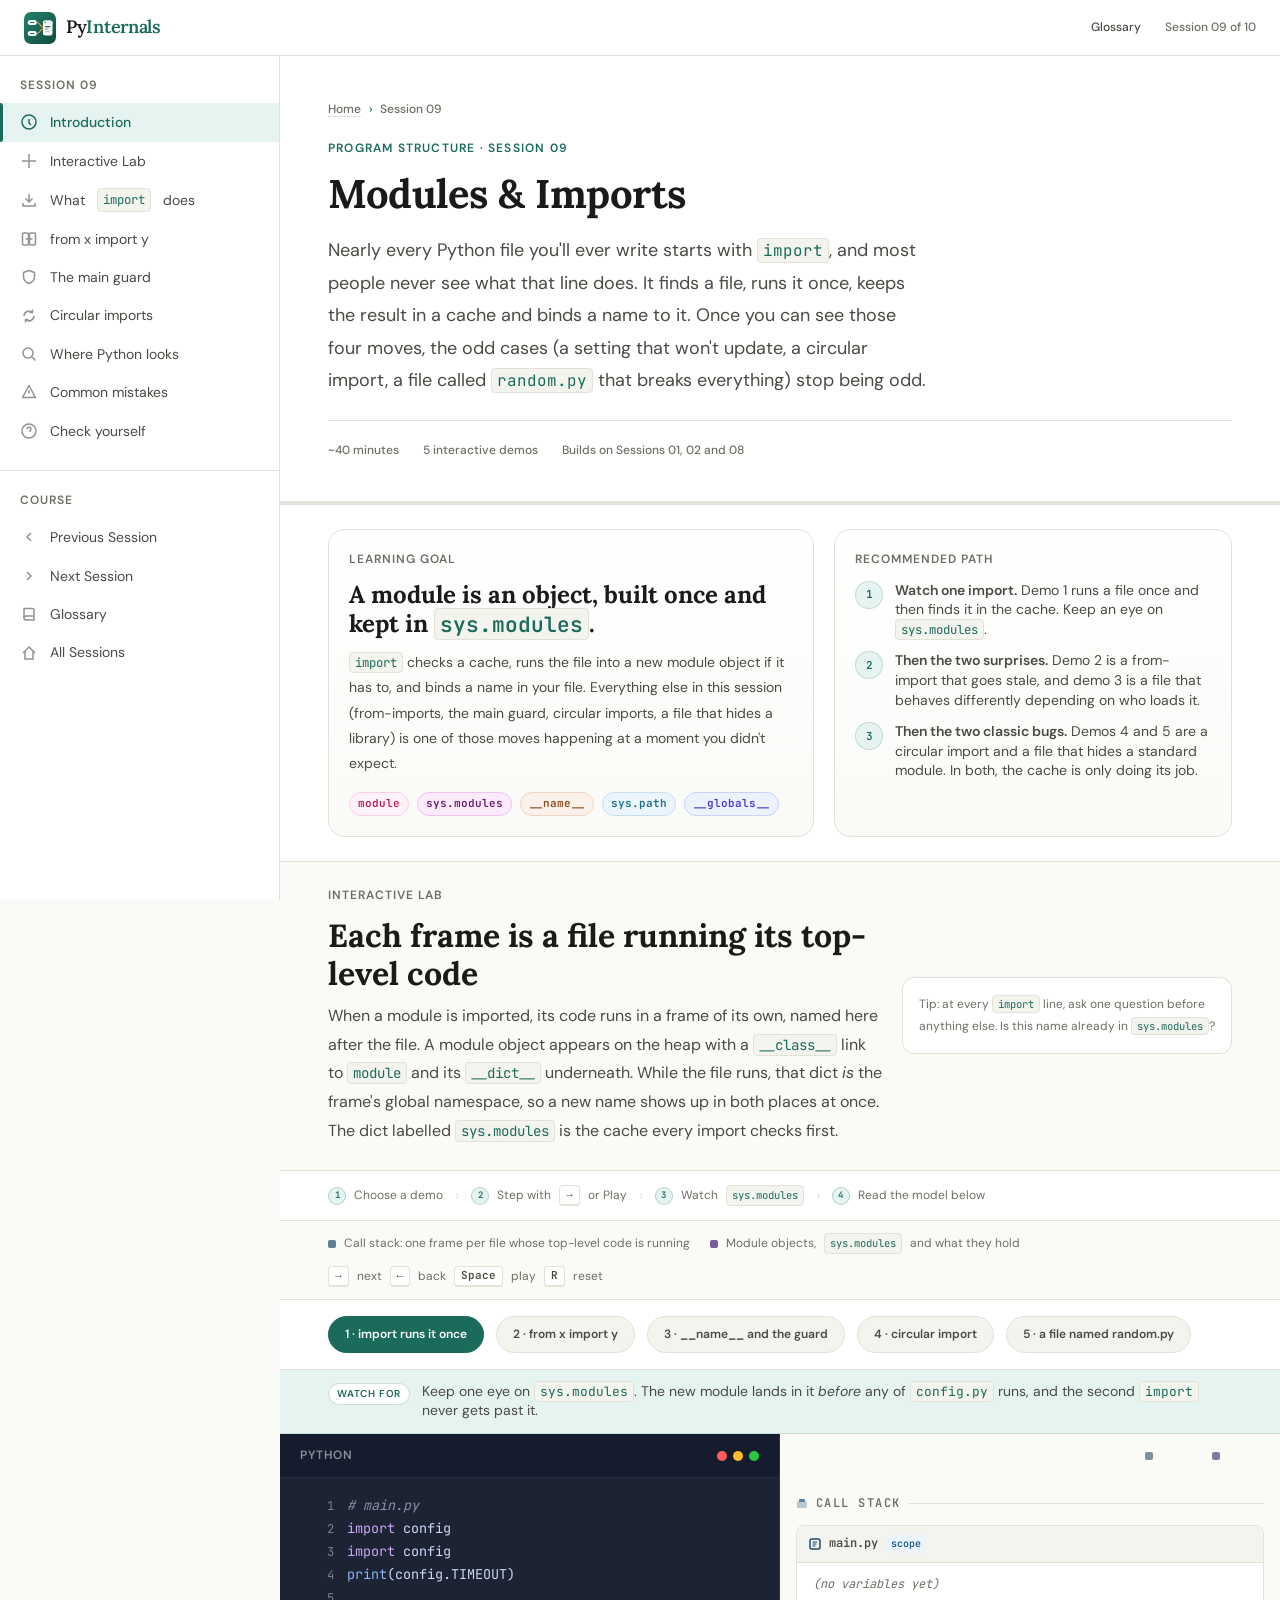
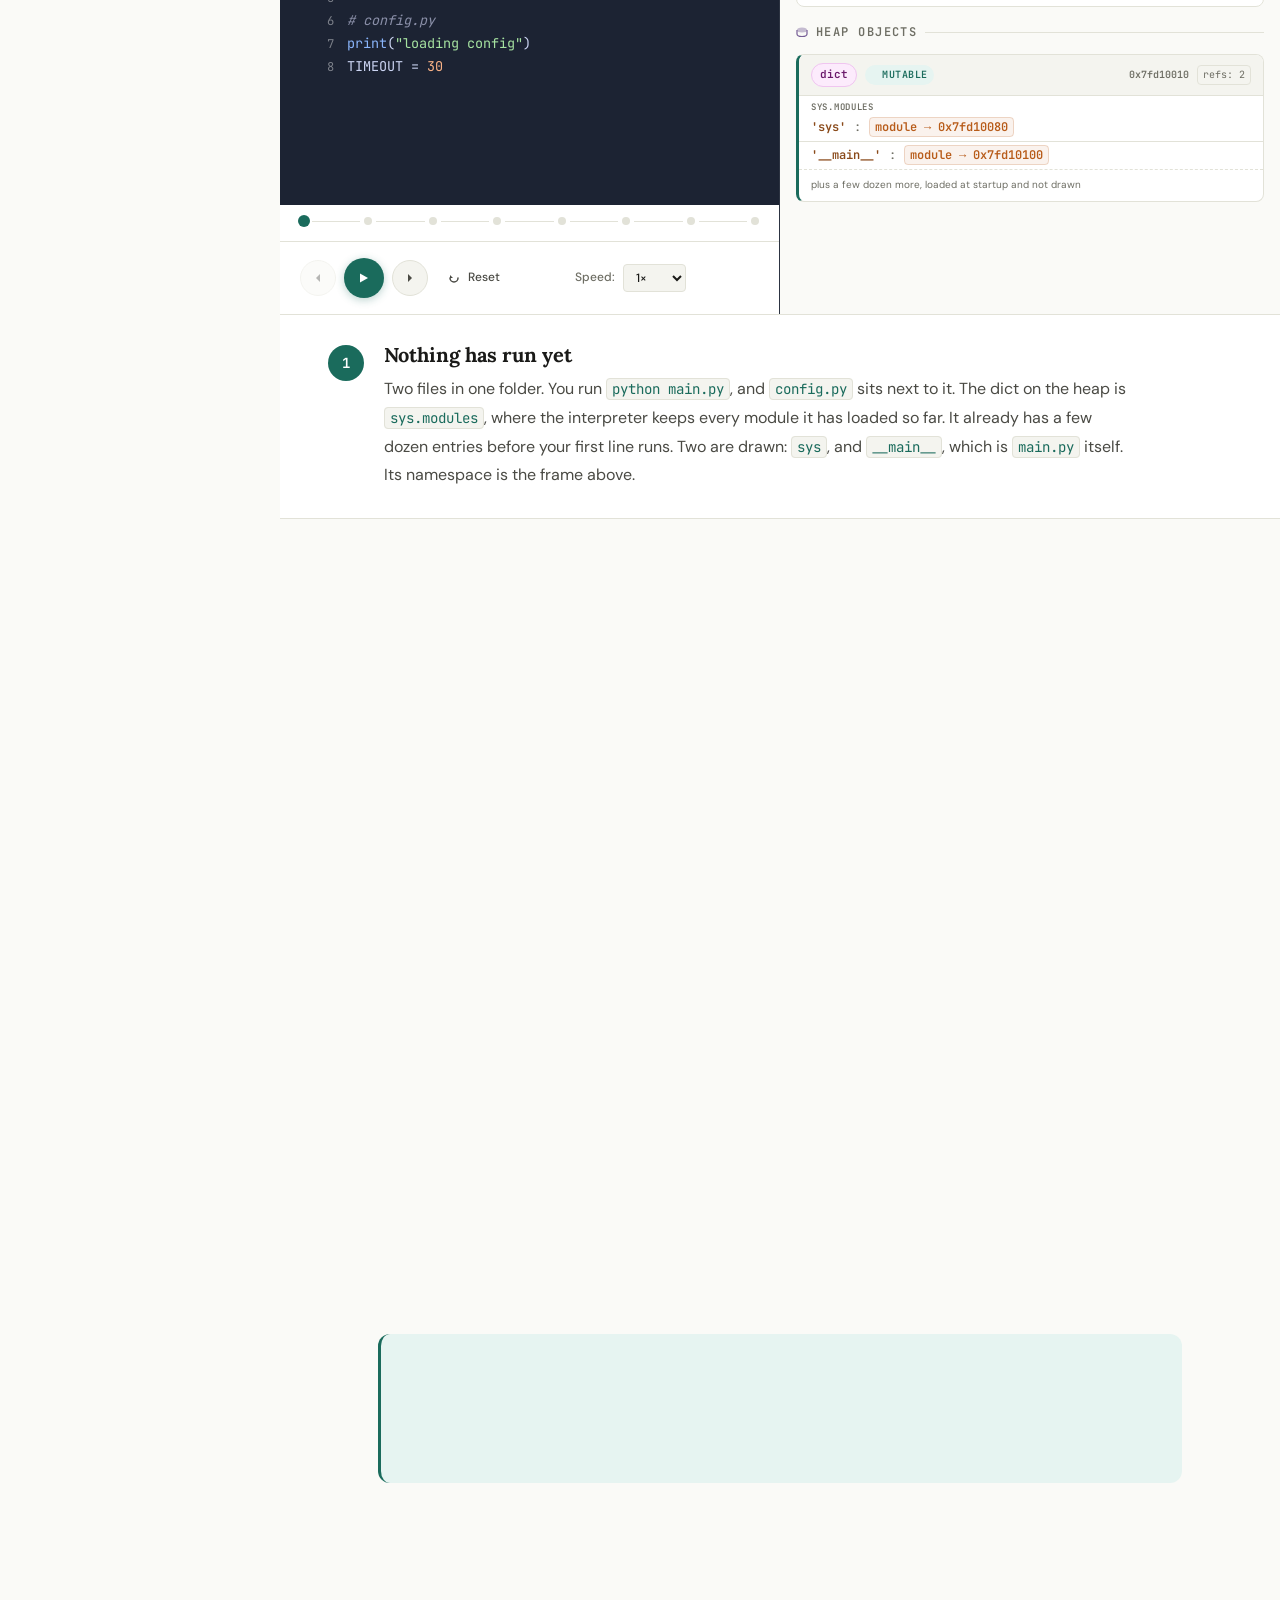
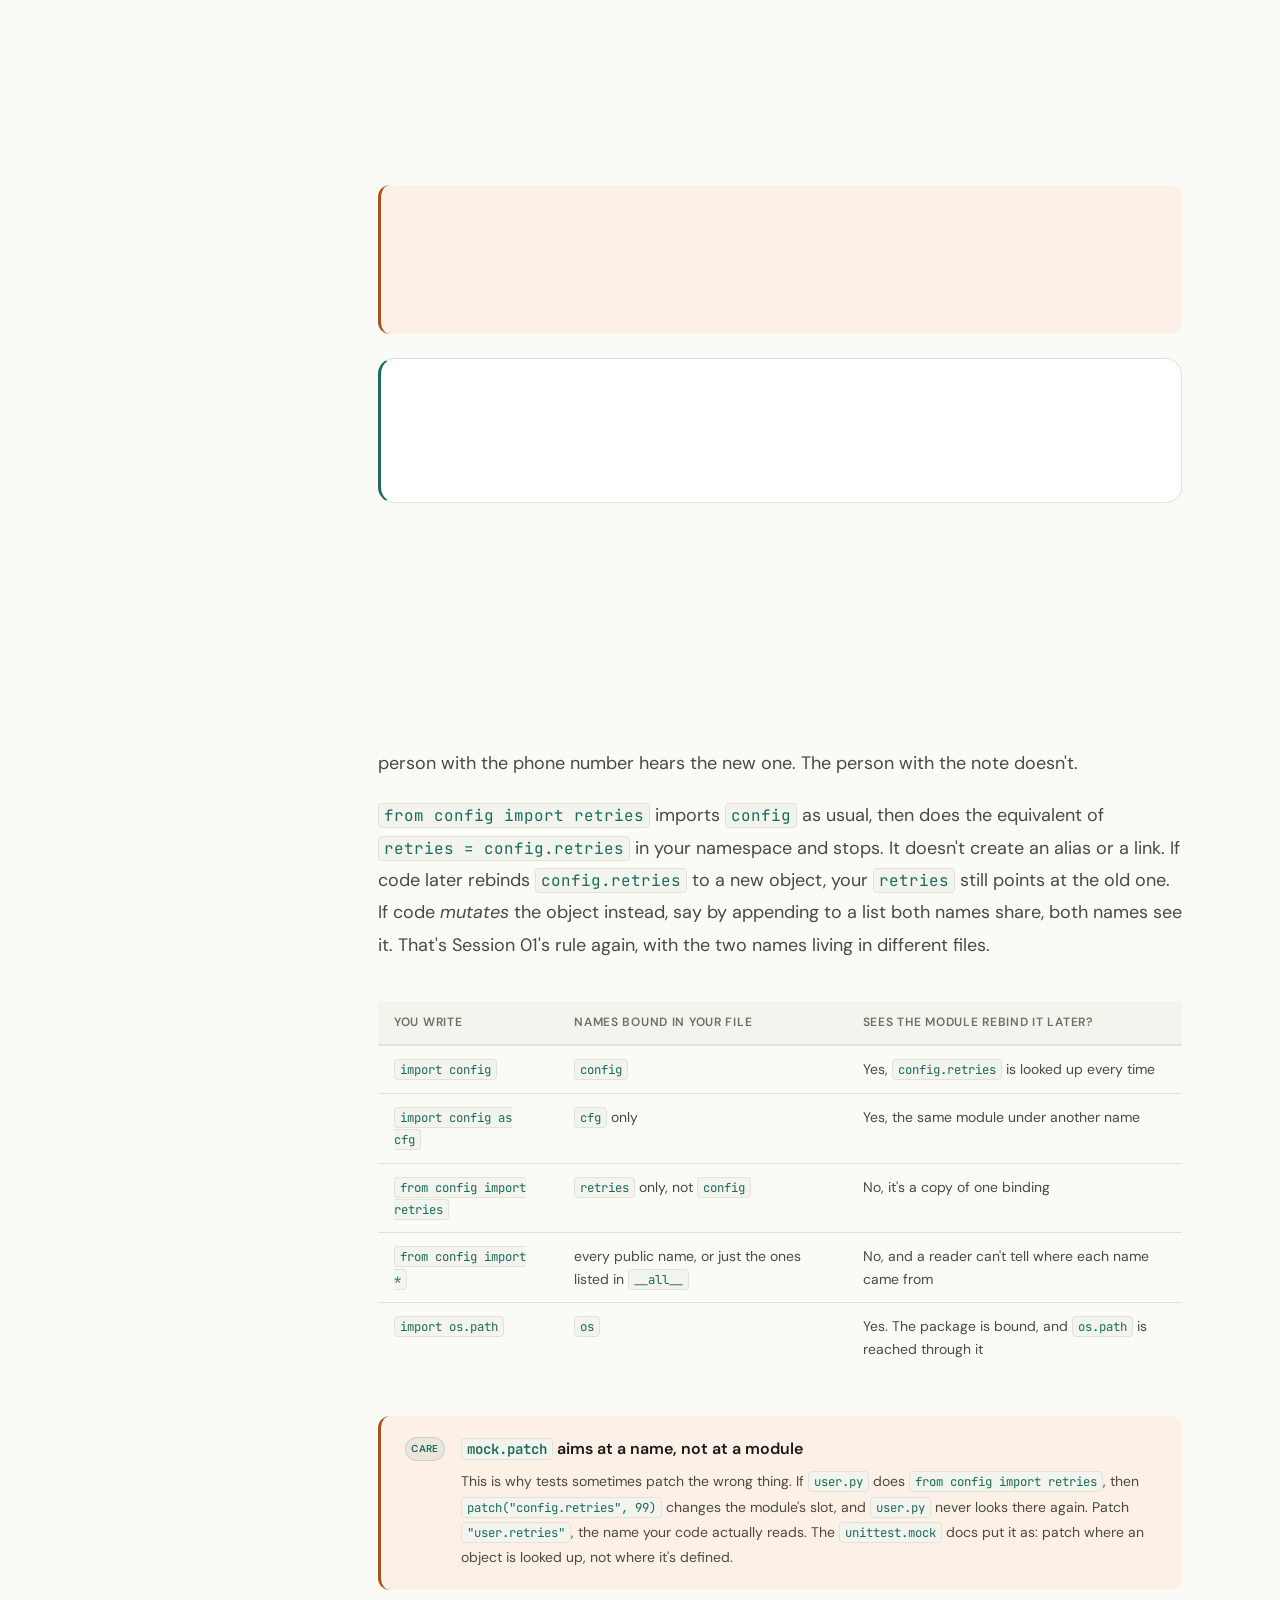
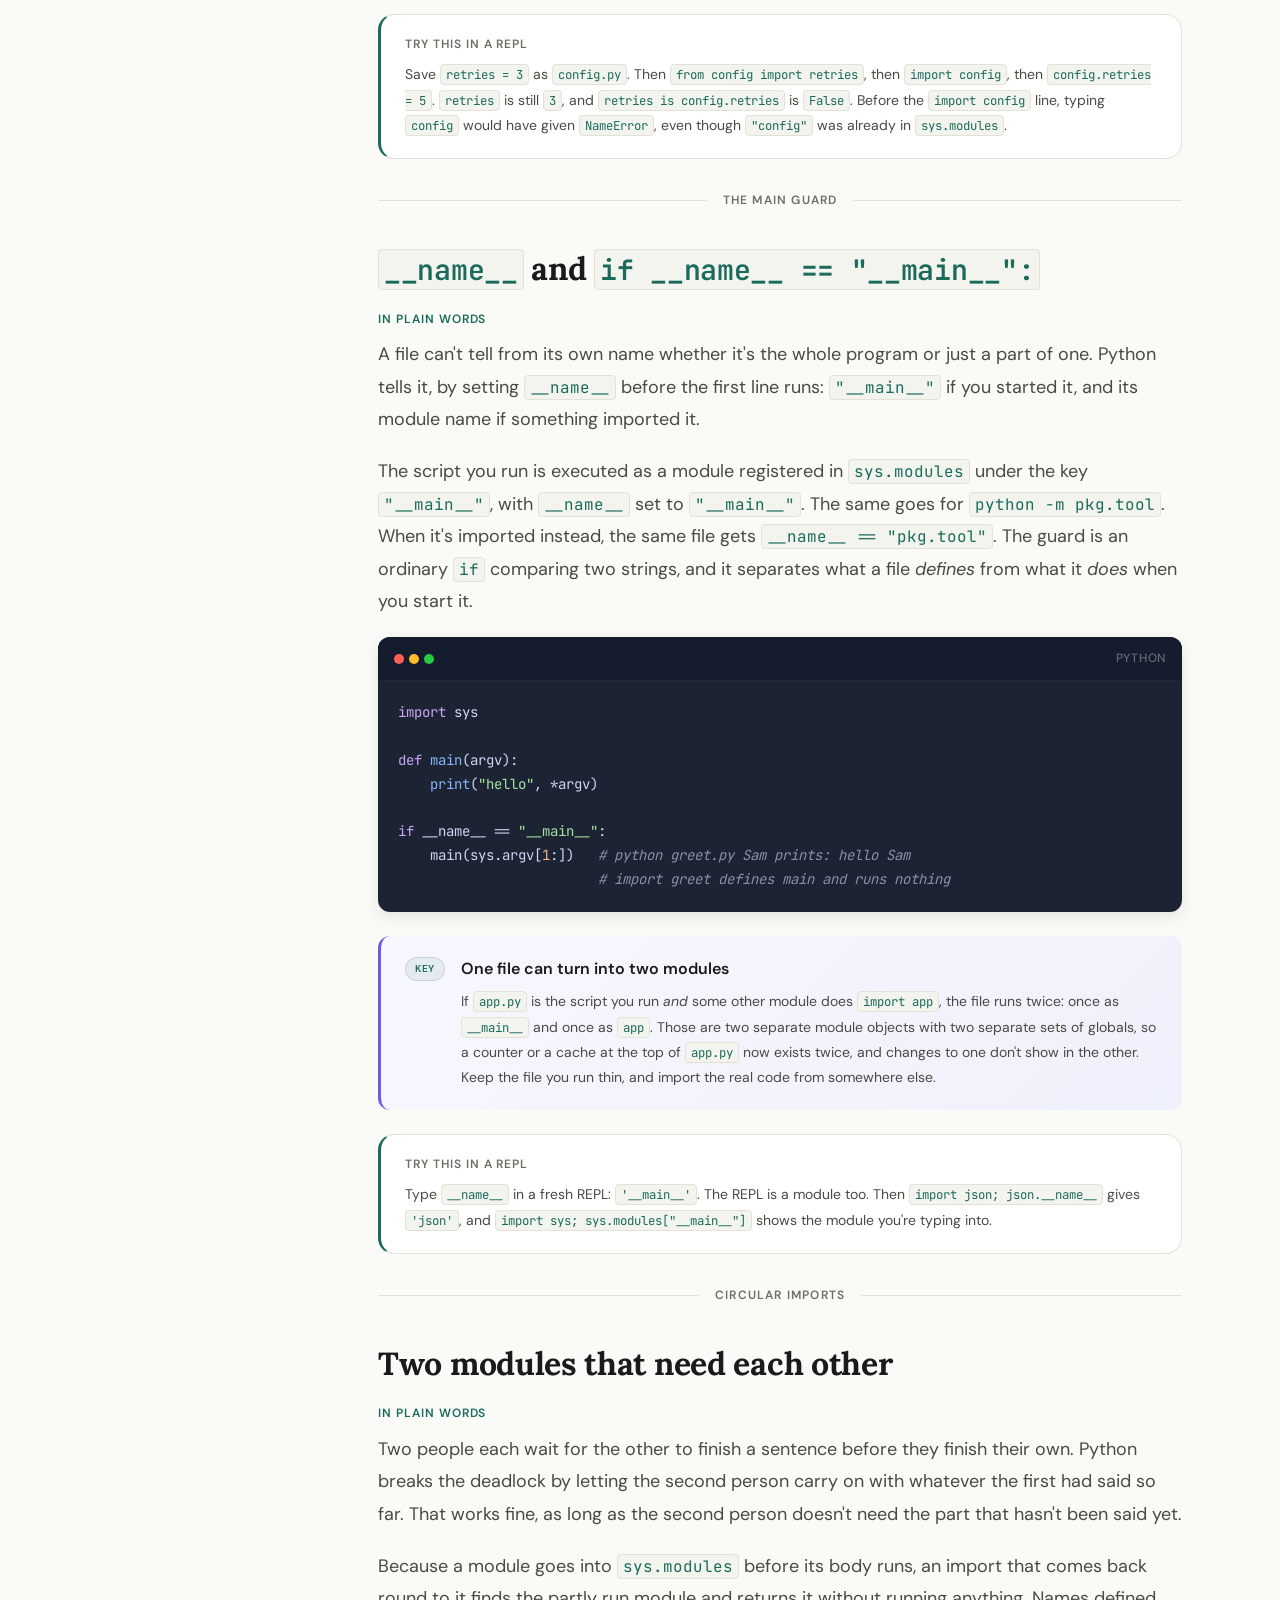
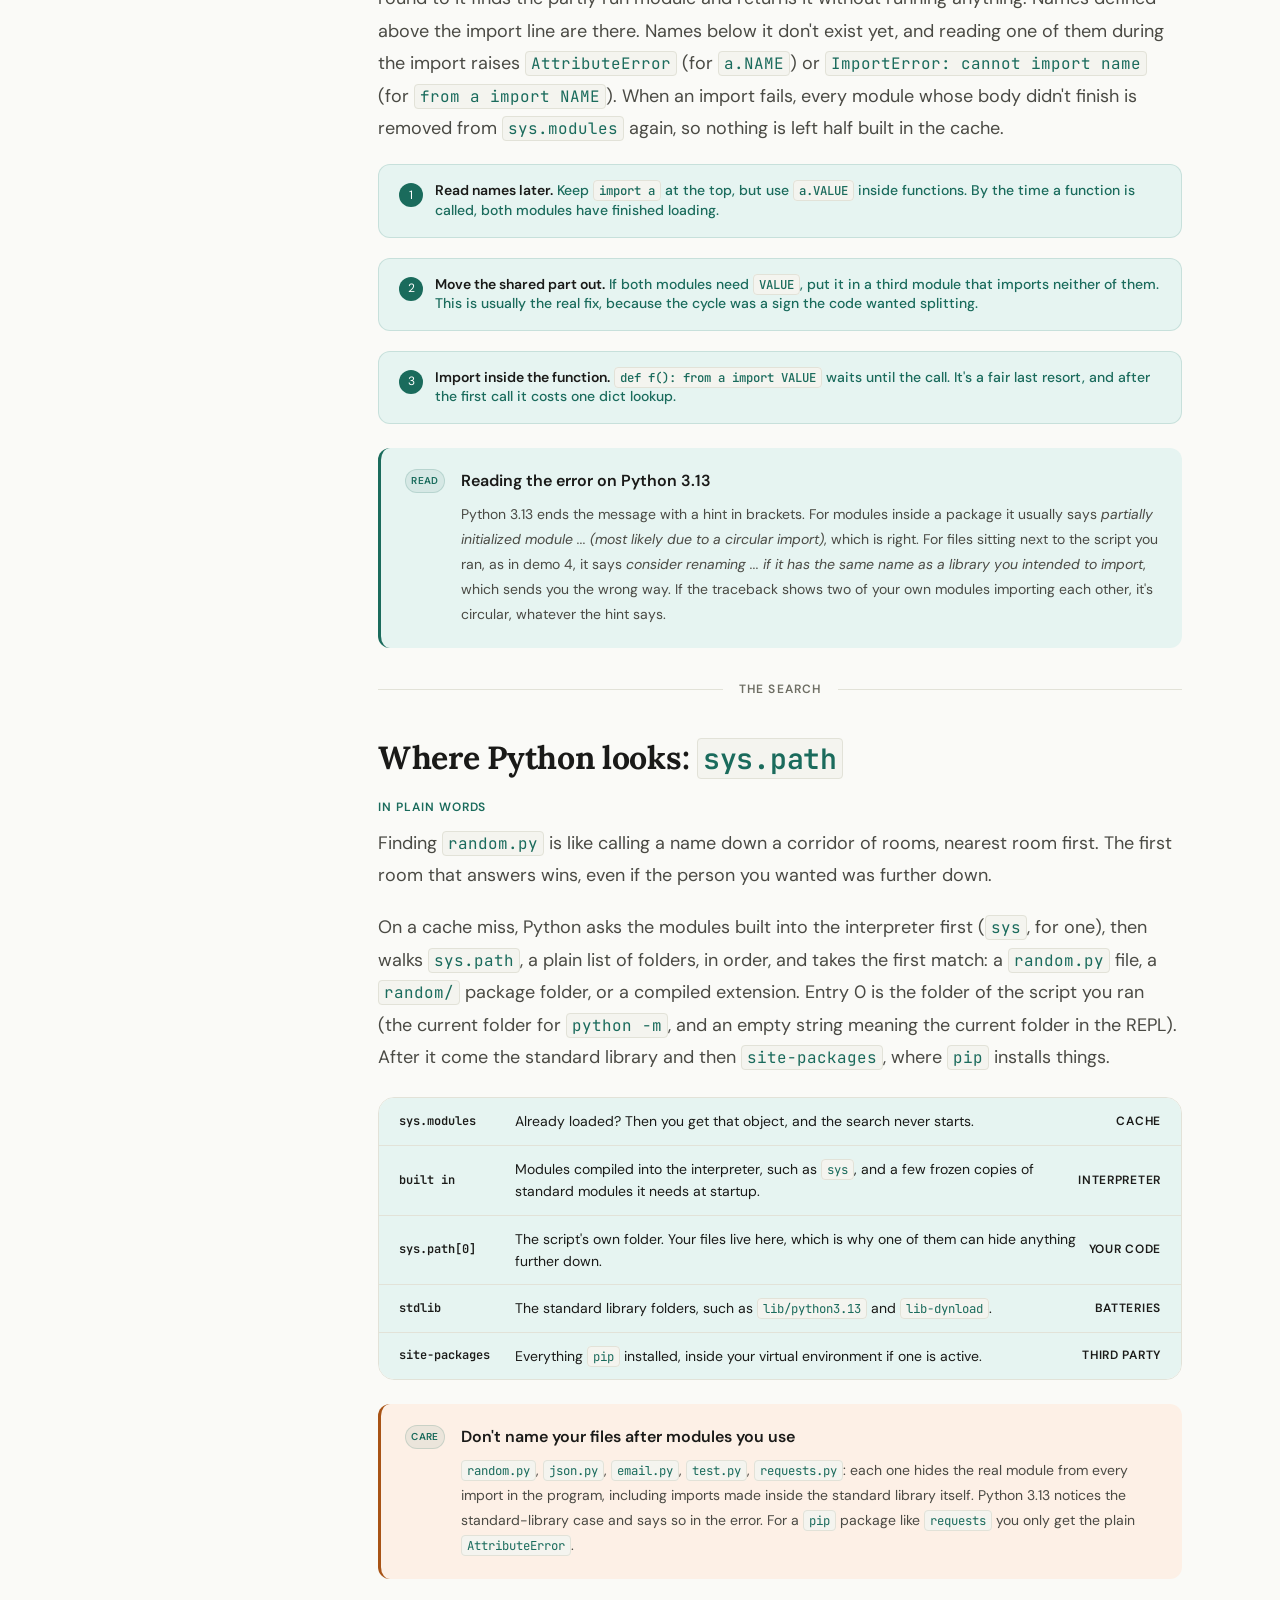
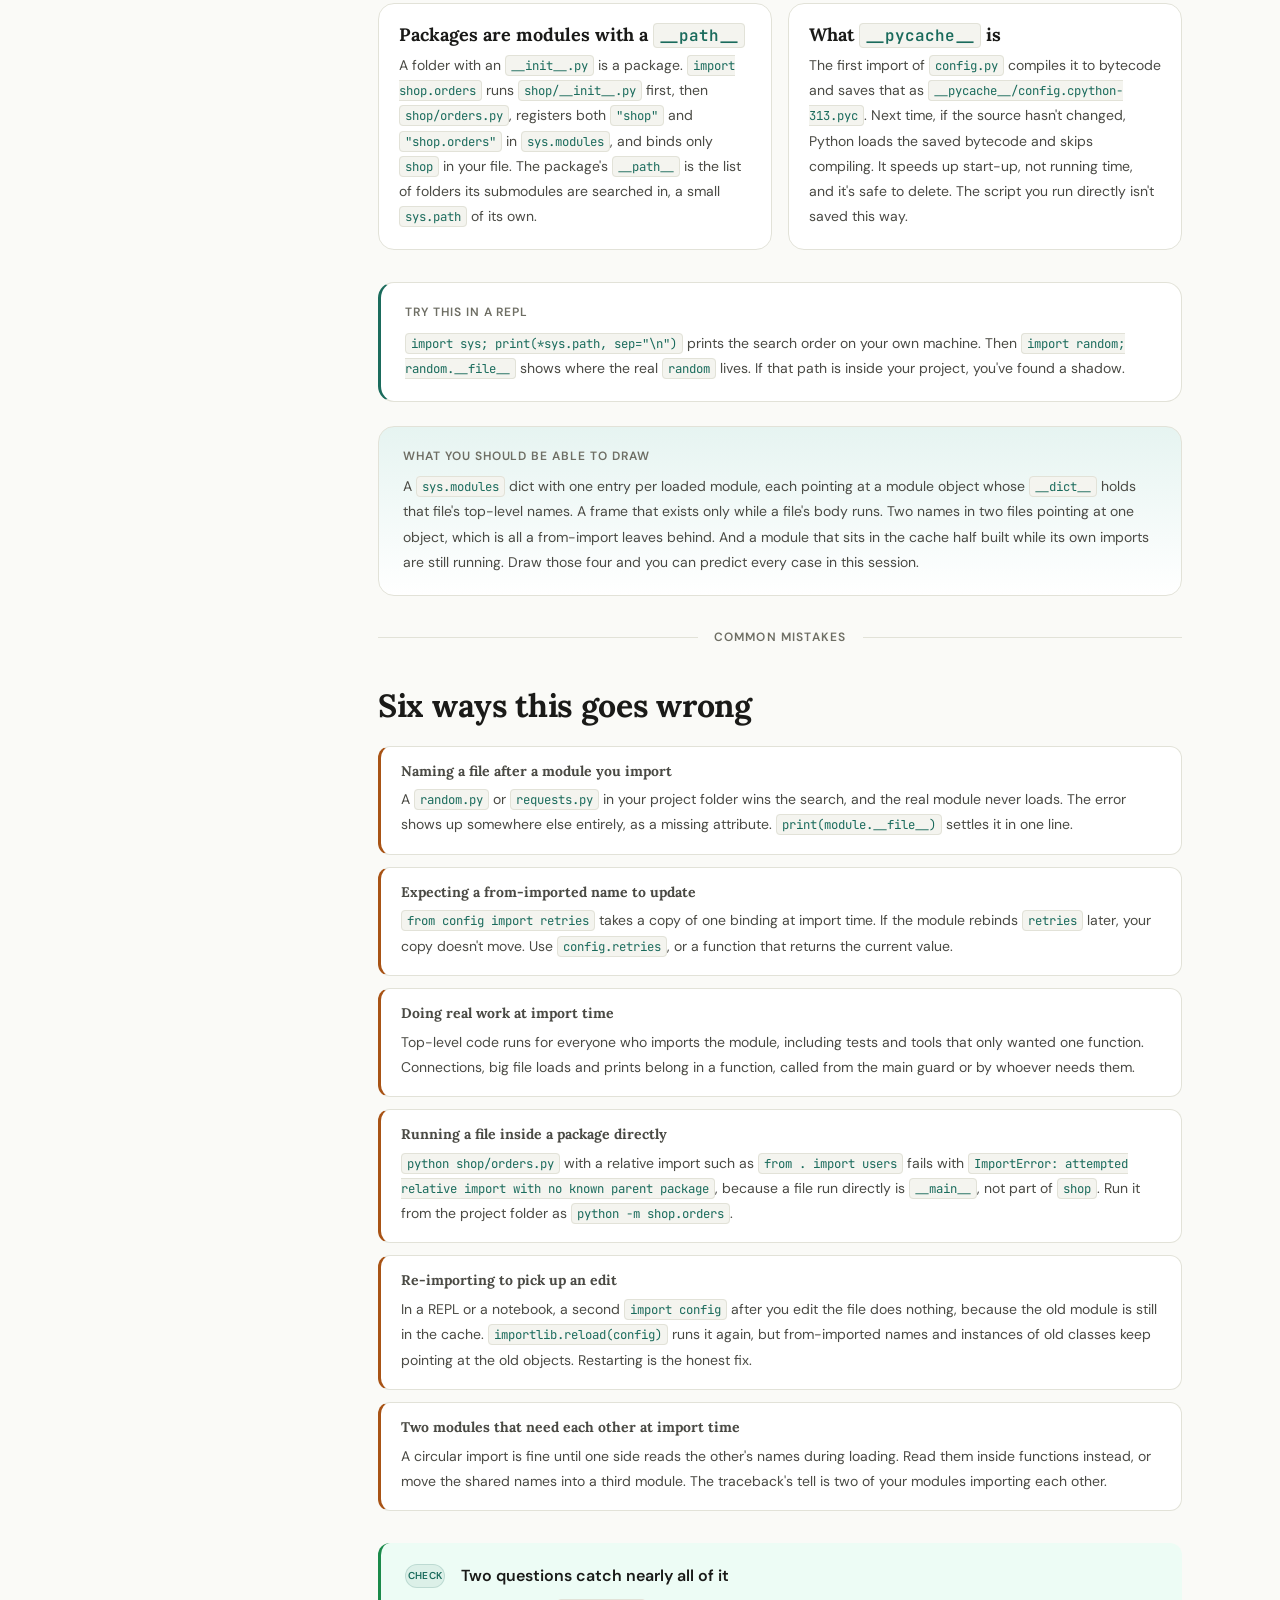
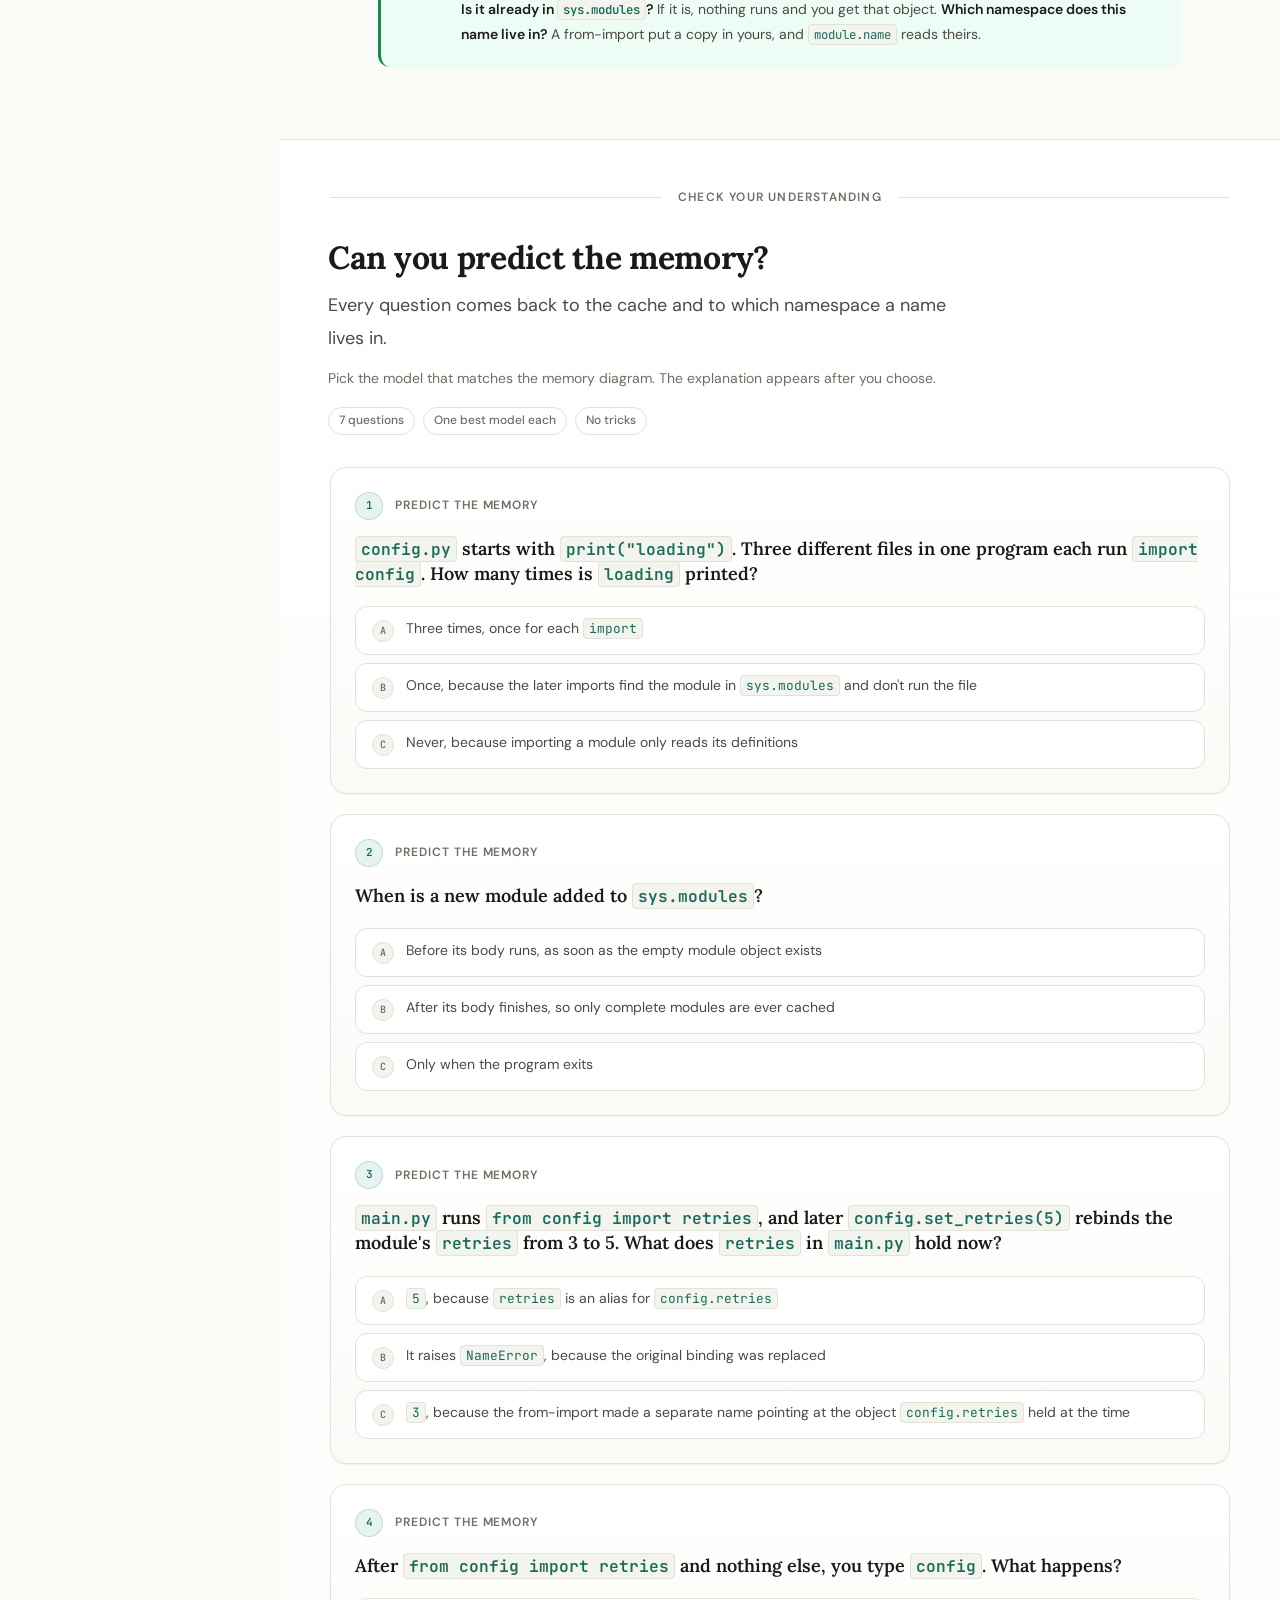
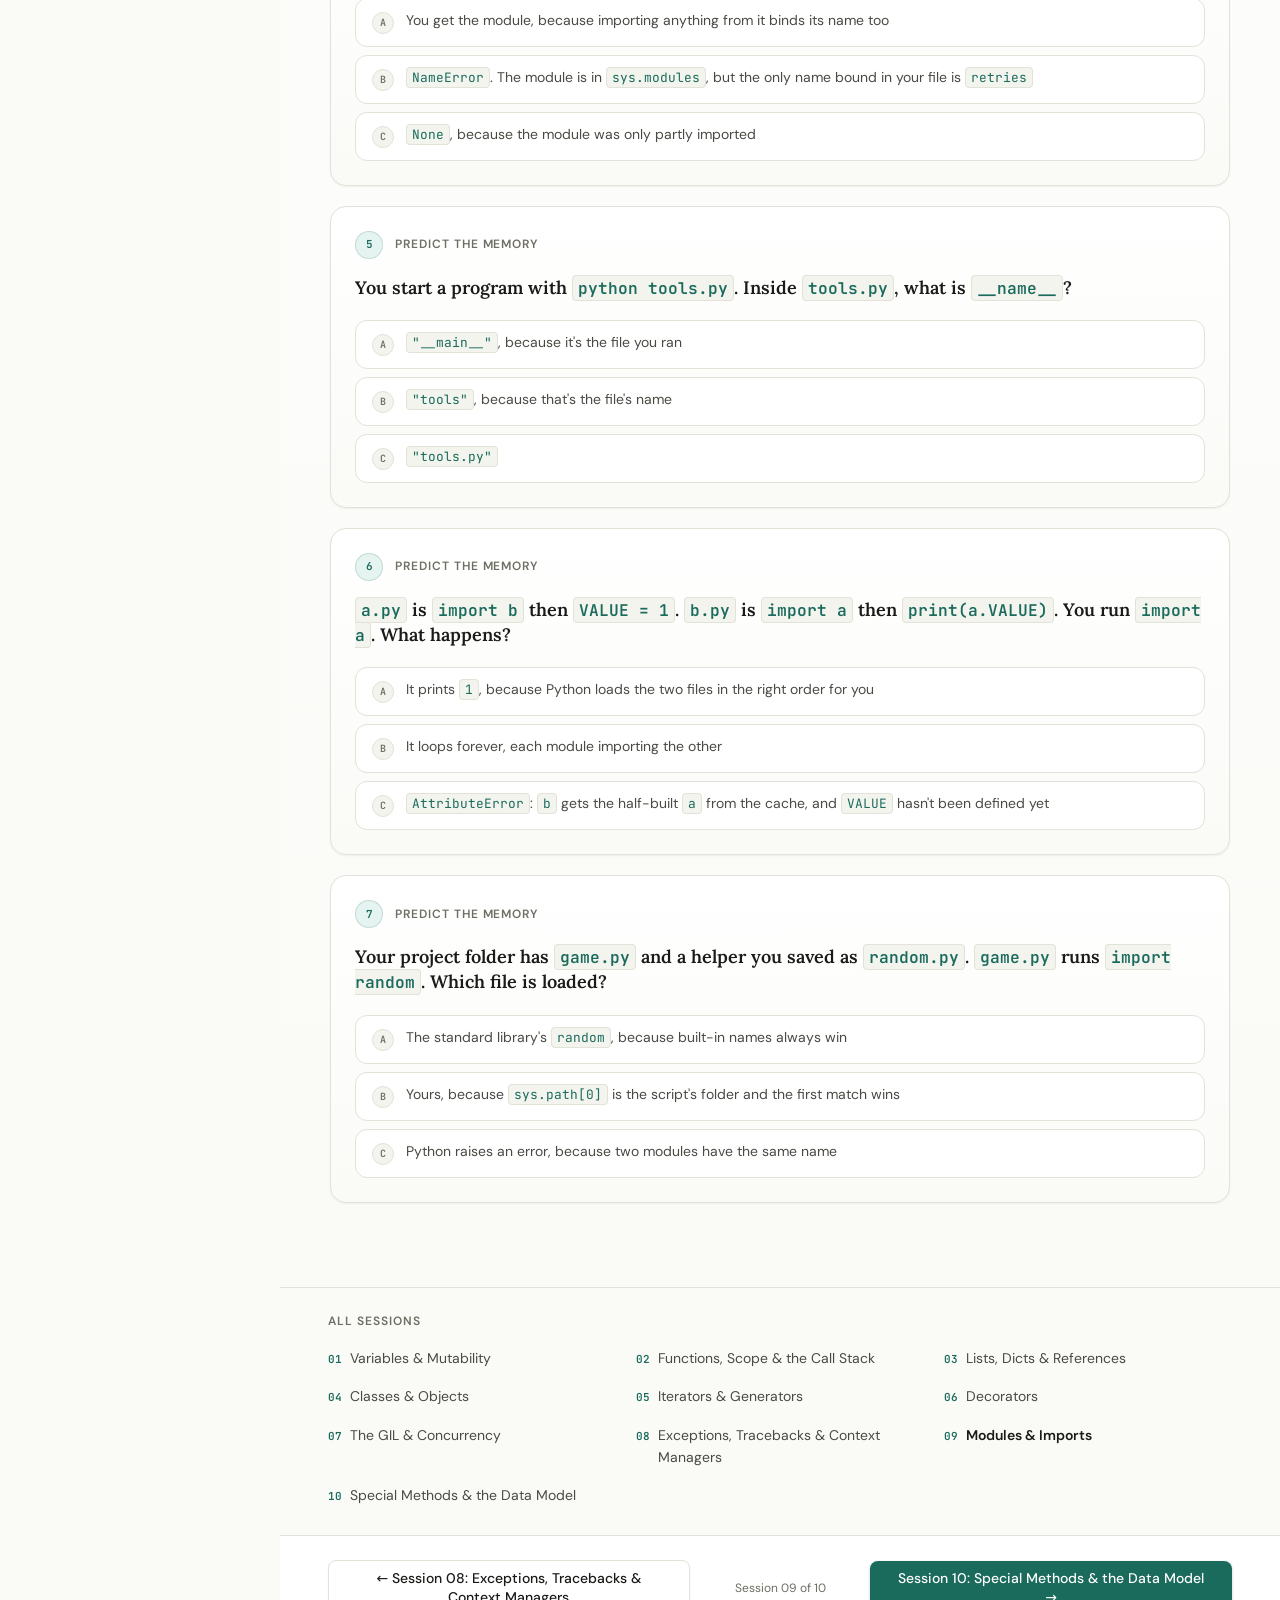
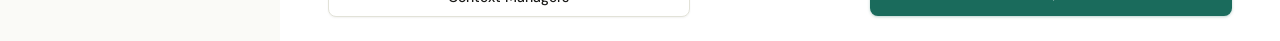
<file: sessions/09-modules/index.html>
<!DOCTYPE html>
<html lang="en">
<head>
  <meta charset="UTF-8" />
  <meta name="viewport" content="width=device-width, initial-scale=1.0" />
  <title>Python Modules and Imports: sys.modules, __main__, Circular Imports</title>
  <meta name="description" content="What import really does: find a file, run it once, cache it in sys.modules and bind a name. Why from-imports go stale, what __name__ is, and how circular imports break." />
  <meta name="theme-color" content="#1A6B5C" />
  <link rel="icon" type="image/svg+xml" href="../../assets/images/logo.svg" />
  <link rel="icon" type="image/png" sizes="512x512" href="../../assets/images/icon-512.png" />
  <link rel="apple-touch-icon" href="../../assets/images/apple-touch-icon.png" />
  <link rel="stylesheet" href="../../assets/css/base.css" />
  <link rel="stylesheet" href="../../assets/css/layout.css" />
  <link rel="stylesheet" href="../../assets/css/components.css" />
  <link rel="stylesheet" href="../../assets/css/memory-viz.css" />
  <link rel="stylesheet" href="../../assets/css/animations.css" />
  <link rel="stylesheet" href="../../assets/css/session.css" />
  <!-- seo:head -->
  <link rel="canonical" href="https://inboxpraveen.github.io/Py-Internals/sessions/09-modules/" />
  <meta name="robots" content="index, follow, max-image-preview:large" />
  <meta name="author" content="Praveen Kumar" />
  <meta property="og:type" content="article" />
  <meta property="og:site_name" content="Py Internals" />
  <meta property="og:locale" content="en_GB" />
  <meta property="og:url" content="https://inboxpraveen.github.io/Py-Internals/sessions/09-modules/" />
  <meta property="og:title" content="Python Modules and Imports: sys.modules, __main__, Circular Imports" />
  <meta property="og:description" content="What import really does: find a file, run it once, cache it in sys.modules and bind a name. Why from-imports go stale, what __name__ is, and how circular imports break." />
  <meta property="og:image" content="https://inboxpraveen.github.io/Py-Internals/assets/images/og/09-modules.png" />
  <meta property="og:image:width" content="1200" />
  <meta property="og:image:height" content="630" />
  <meta property="og:image:alt" content="Python Modules and Imports: sys.modules, __main__, Circular Imports on Py Internals" />
  <meta property="article:published_time" content="2026-10-17" />
  <meta property="article:modified_time" content="2026-11-14" />
  <meta property="article:section" content="Program structure" />
  <meta property="article:author" content="https://github.com/inboxpraveen" />
  <meta name="twitter:card" content="summary_large_image" />
  <meta name="twitter:title" content="Python Modules and Imports: sys.modules, __main__, Circular Imports" />
  <meta name="twitter:description" content="What import really does: find a file, run it once, cache it in sys.modules and bind a name. Why from-imports go stale, what __name__ is, and how circular imports break." />
  <meta name="twitter:image" content="https://inboxpraveen.github.io/Py-Internals/assets/images/og/09-modules.png" />
  <link rel="alternate" type="application/atom+xml" title="Py Internals sessions" href="https://inboxpraveen.github.io/Py-Internals/feed.xml" />
  <link rel="manifest" href="https://inboxpraveen.github.io/Py-Internals/manifest.webmanifest" />
  <script type="application/ld+json">
{
  "@context": "https://schema.org",
  "@graph": [
    {
      "@type": [
        "Article",
        "LearningResource"
      ],
      "@id": "https://inboxpraveen.github.io/Py-Internals/sessions/09-modules/#lesson",
      "mainEntityOfPage": "https://inboxpraveen.github.io/Py-Internals/sessions/09-modules/",
      "headline": "Session 09: Modules & Imports",
      "name": "Session 09: Modules & Imports",
      "description": "What import really does: find a file, run it once, cache it in sys.modules and bind a name. Why from-imports go stale, what __name__ is, and how circular imports break.",
      "image": "https://inboxpraveen.github.io/Py-Internals/assets/images/og/09-modules.png",
      "author": {
        "@type": "Person",
        "name": "Praveen Kumar",
        "url": "https://github.com/inboxpraveen"
      },
      "publisher": {
        "@type": "Organization",
        "name": "Py Internals",
        "url": "https://inboxpraveen.github.io/Py-Internals/",
        "logo": {
          "@type": "ImageObject",
          "url": "https://inboxpraveen.github.io/Py-Internals/assets/images/icon-512.png",
          "width": 512,
          "height": 512
        },
        "sameAs": [
          "https://github.com/inboxpraveen/Py-Internals"
        ]
      },
      "datePublished": "2026-10-17",
      "dateModified": "2026-11-14",
      "inLanguage": "en",
      "isAccessibleForFree": true,
      "license": "https://creativecommons.org/licenses/by-sa/4.0/",
      "isPartOf": {
        "@type": "Course",
        "@id": "https://inboxpraveen.github.io/Py-Internals/#course",
        "name": "Py Internals",
        "url": "https://inboxpraveen.github.io/Py-Internals/"
      },
      "position": 9,
      "learningResourceType": "Interactive lesson",
      "educationalLevel": "Beginner",
      "timeRequired": "PT40M",
      "teaches": [
        "what import does",
        "module objects and their __dict__",
        "sys.modules and the import cache",
        "from-import versus import",
        "the __name__ == \"__main__\" guard",
        "circular imports",
        "sys.path and shadowed modules",
        "packages and __pycache__"
      ],
      "about": [
        "Python (programming language)"
      ],
      "keywords": "what import does, module objects and their __dict__, sys.modules and the import cache, from-import versus import, the __name__ == \"__main__\" guard, circular imports, sys.path and shadowed modules, packages and __pycache__"
    },
    {
      "@type": "BreadcrumbList",
      "itemListElement": [
        {
          "@type": "ListItem",
          "position": 1,
          "name": "Home",
          "item": "https://inboxpraveen.github.io/Py-Internals/"
        },
        {
          "@type": "ListItem",
          "position": 2,
          "name": "Session 09: Modules & Imports",
          "item": "https://inboxpraveen.github.io/Py-Internals/sessions/09-modules/"
        }
      ]
    }
  ]
}
  </script>
  <!-- /seo:head -->
</head>
<body>

<a class="skip-link" href="#demo-once">Skip to the interactive lab</a>

<header class="topbar">
  <div class="topbar__logo">
    <button class="menu-toggle" aria-label="Open session menu">
      <svg width="18" height="18" viewBox="0 0 18 18" fill="none" aria-hidden="true">
        <path d="M2 4h14M2 9h14M2 14h14" stroke="currentColor" stroke-width="1.5" stroke-linecap="round"/>
      </svg>
    </button>
    <a href="../../index.html" class="topbar__home" aria-label="Py Internals home">
      <img class="topbar__logo-mark" src="../../assets/images/logo.svg" alt="" width="32" height="32">
      <span class="topbar__brand">Py<span>Internals</span></span>
    </a>
  </div>
  <div class="topbar__actions">
    <a href="../../glossary.html" class="btn btn--ghost btn--sm">Glossary</a>
    <span class="session-count" data-role="session-count">Session 09 of 10</span>
  </div>
</header>

<div class="sidebar-overlay"></div>

<div class="app-shell" style="grid-template-rows:unset">
  <aside class="sidebar" aria-label="Session sections">
    <div class="sidebar__section">
      <div class="sidebar__label">Session 09</div>
      <a href="#intro" class="sidebar__item active">
        <svg class="sidebar__item-icon" viewBox="0 0 18 18" fill="none" stroke="currentColor" stroke-width="1.5" aria-hidden="true">
          <circle cx="9" cy="9" r="7"/><path d="M9 6v4l2 2"/>
        </svg>
        Introduction
      </a>
      <a href="#demo-once" class="sidebar__item">
        <svg class="sidebar__item-icon" viewBox="0 0 18 18" fill="none" stroke="currentColor" stroke-width="1.5" aria-hidden="true">
          <path d="M2 9h14M9 2v14"/>
        </svg>
        Interactive Lab
      </a>
      <a href="#import" class="sidebar__item">
        <svg class="sidebar__item-icon" viewBox="0 0 18 18" fill="none" stroke="currentColor" stroke-width="1.5" aria-hidden="true">
          <path d="M9 3v8M5.5 7.5L9 11l3.5-3.5"/><path d="M3 12v3h12v-3"/>
        </svg>
        What <code>import</code> does
      </a>
      <a href="#from-import" class="sidebar__item">
        <svg class="sidebar__item-icon" viewBox="0 0 18 18" fill="none" stroke="currentColor" stroke-width="1.5" aria-hidden="true">
          <rect x="2.5" y="3" width="6" height="12" rx="1.5"/><rect x="9.5" y="3" width="6" height="12" rx="1.5"/><path d="M5.5 9h7"/>
        </svg>
        from x import y
      </a>
      <a href="#main-guard" class="sidebar__item">
        <svg class="sidebar__item-icon" viewBox="0 0 18 18" fill="none" stroke="currentColor" stroke-width="1.5" aria-hidden="true">
          <path d="M9 2.5l5.5 2v4c0 3.5-2.4 6-5.5 7-3.1-1-5.5-3.5-5.5-7v-4z" stroke-linejoin="round"/>
        </svg>
        The main guard
      </a>
      <a href="#circular" class="sidebar__item">
        <svg class="sidebar__item-icon" viewBox="0 0 18 18" fill="none" stroke="currentColor" stroke-width="1.5" aria-hidden="true">
          <path d="M14 9a5 5 0 01-8.5 3.5"/><path d="M4 9a5 5 0 018.5-3.5"/><path d="M12.5 2.5v3h-3M5.5 15.5v-3h3"/>
        </svg>
        Circular imports
      </a>
      <a href="#search-path" class="sidebar__item">
        <svg class="sidebar__item-icon" viewBox="0 0 18 18" fill="none" stroke="currentColor" stroke-width="1.5" aria-hidden="true">
          <circle cx="8" cy="8" r="5"/><path d="M12 12l3.5 3.5"/>
        </svg>
        Where Python looks
      </a>
      <a href="#mistakes" class="sidebar__item">
        <svg class="sidebar__item-icon" viewBox="0 0 18 18" fill="none" stroke="currentColor" stroke-width="1.5" aria-hidden="true">
          <path d="M9 2.5l6.5 12h-13z" stroke-linejoin="round"/><path d="M9 7v3.5M9 12.5h.01"/>
        </svg>
        Common mistakes
      </a>
      <a href="#quiz" class="sidebar__item">
        <svg class="sidebar__item-icon" viewBox="0 0 18 18" fill="none" stroke="currentColor" stroke-width="1.5" aria-hidden="true">
          <circle cx="9" cy="9" r="7"/><path d="M7 7a2 2 0 113 1.8v1.2M9 13h.01"/>
        </svg>
        Check yourself
      </a>
    </div>
    <div class="sidebar__section">
      <div class="sidebar__label">Course</div>
      <a href="../08-exceptions/" class="sidebar__item">
        <svg class="sidebar__item-icon" viewBox="0 0 18 18" fill="none" stroke="currentColor" stroke-width="1.5" aria-hidden="true">
          <path d="M11 5l-4 4 4 4"/>
        </svg>
        Previous Session
      </a>
      <a href="../10-data-model/" class="sidebar__item">
        <svg class="sidebar__item-icon" viewBox="0 0 18 18" fill="none" stroke="currentColor" stroke-width="1.5" aria-hidden="true">
          <path d="M7 5l4 4-4 4"/>
        </svg>
        Next Session
      </a>
      <a href="../../glossary.html" class="sidebar__item">
        <svg class="sidebar__item-icon" viewBox="0 0 18 18" fill="none" stroke="currentColor" stroke-width="1.5" aria-hidden="true">
          <path d="M4 3.5h8a2 2 0 012 2V15H6a2 2 0 01-2-2z"/><path d="M4 13a2 2 0 012-2h8"/>
        </svg>
        Glossary
      </a>
      <a href="../../index.html" class="sidebar__item">
        <svg class="sidebar__item-icon" viewBox="0 0 18 18" fill="none" stroke="currentColor" stroke-width="1.5" aria-hidden="true">
          <path d="M3 9L9 3l6 6M5 7v8h8V7"/>
        </svg>
        All Sessions
      </a>
    </div>
  </aside>

  <main class="main-content">

    <div class="session-hero" id="intro">
      <div class="session-hero__breadcrumb">
        <a href="../../index.html">Home</a>
        <span>&rsaquo;</span>
        Session 09
      </div>
      <div class="session-hero__eyebrow">Program structure &middot; Session 09</div>
      <h1 class="session-hero__title">Modules &amp; Imports</h1>
      <p class="session-hero__subtitle">
        Nearly every Python file you'll ever write starts with <code>import</code>, and most people never see what that line does. It finds a file, runs it once, keeps the result in a cache and binds a name to it. Once you can see those four moves, the odd cases (a setting that won't update, a circular import, a file called <code>random.py</code> that breaks everything) stop being odd.
      </p>
      <div class="session-meta">
        <div class="session-meta__item">~40 minutes</div>
        <div class="session-meta__item">5 interactive demos</div>
        <div class="session-meta__item">Builds on Sessions 01, 02 and 08</div>
      </div>
    </div>

    <div class="progress-bar"><div class="progress-bar__fill" id="readProgress" style="width:0%"></div></div>

    <section class="learning-overview">
      <div class="learning-card">
        <div class="learning-card__label">Learning goal</div>
        <h2 class="learning-card__title">A module is an object, built once and kept in <code>sys.modules</code>.</h2>
        <p class="learning-card__body">
          <code>import</code> checks a cache, runs the file into a new module object if it has to, and binds a name in your file. Everything else in this session (from-imports, the main guard, circular imports, a file that hides a library) is one of those moves happening at a moment you didn't expect.
        </p>
        <div class="concept-chip-row">
          <span class="type-chip type-chip--instance">module</span>
          <span class="type-chip type-chip--dict">sys.modules</span>
          <span class="type-chip type-chip--str">__name__</span>
          <span class="type-chip type-chip--list">sys.path</span>
          <span class="type-chip type-chip--function">__globals__</span>
        </div>
      </div>
      <div class="learning-card">
        <div class="learning-card__label">Recommended path</div>
        <div class="learning-path">
          <div class="learning-path__step">
            <span class="learning-path__num">1</span>
            <span><strong>Watch one import.</strong> Demo 1 runs a file once and then finds it in the cache. Keep an eye on <code>sys.modules</code>.</span>
          </div>
          <div class="learning-path__step">
            <span class="learning-path__num">2</span>
            <span><strong>Then the two surprises.</strong> Demo 2 is a from-import that goes stale, and demo 3 is a file that behaves differently depending on who loads it.</span>
          </div>
          <div class="learning-path__step">
            <span class="learning-path__num">3</span>
            <span><strong>Then the two classic bugs.</strong> Demos 4 and 5 are a circular import and a file that hides a standard module. In both, the cache is only doing its job.</span>
          </div>
        </div>
      </div>
    </section>

    <div id="demo-once">
      <section class="stage-intro" aria-labelledby="stage-title">
        <div>
          <div class="stage-intro__label">Interactive lab</div>
          <h2 id="stage-title">Each frame is a file running its top-level code</h2>
          <p>
            When a module is imported, its code runs in a frame of its own, named here after the file. A module object appears on the heap with a <code>__class__</code> link to <code>module</code> and its <code>__dict__</code> underneath. While the file runs, that dict <em>is</em> the frame's global namespace, so a new name shows up in both places at once. The dict labelled <code>sys.modules</code> is the cache every import checks first.
          </p>
        </div>
        <div class="stage-intro__hint">
          Tip: at every <code>import</code> line, ask one question before anything else. Is this name already in <code>sys.modules</code>?
        </div>
      </section>

      <div class="demo-guide">
        <div class="demo-guide__step"><span class="demo-guide__badge">1</span> Choose a demo</div>
        <span class="demo-guide__arrow">&rsaquo;</span>
        <div class="demo-guide__step"><span class="demo-guide__badge">2</span> Step with <kbd>&rarr;</kbd> or Play</div>
        <span class="demo-guide__arrow">&rsaquo;</span>
        <div class="demo-guide__step"><span class="demo-guide__badge">3</span> Watch <code>sys.modules</code></div>
        <span class="demo-guide__arrow">&rsaquo;</span>
        <div class="demo-guide__step"><span class="demo-guide__badge">4</span> Read the model below</div>
      </div>

      <div class="mem-legend" aria-label="How to read the memory diagram">
        <div class="mem-legend__item"><span class="mem-legend__swatch mem-legend__swatch--stack"></span> Call stack: one frame per file whose top-level code is running</div>
        <div class="mem-legend__item"><span class="mem-legend__swatch mem-legend__swatch--heap"></span> Module objects, <code>sys.modules</code> and what they hold</div>
        <div class="mem-legend__item"><kbd>&rarr;</kbd> next <kbd>&larr;</kbd> back <kbd>Space</kbd> play <kbd>R</kbd> reset</div>
      </div>

      <div class="demo-selector">
        <button class="demo-pill active" data-demo="once">1 &middot; import runs it once</button>
        <button class="demo-pill" data-demo="fromImport">2 &middot; from x import y</button>
        <button class="demo-pill" data-demo="mainGuard">3 &middot; __name__ and the guard</button>
        <button class="demo-pill" data-demo="circular">4 &middot; circular import</button>
        <button class="demo-pill" data-demo="shadow">5 &middot; a file named random.py</button>
      </div>

      <div class="demo-watch" id="demoWatch"></div>

      <div class="stage" id="stage">
        <div class="stage__code-panel">
          <div class="panel-header panel-header--dark">
            <span>python</span>
            <div style="display:flex;align-items:center;gap:6px" aria-hidden="true">
              <div class="code-block__dot"></div>
              <div class="code-block__dot"></div>
              <div class="code-block__dot"></div>
            </div>
          </div>
          <div class="code-panel-body" id="codePanel"></div>
          <div class="step-track" data-role="step-track" id="stepTrack" role="group" aria-label="Jump to a step"></div>
          <div class="playback-controls" id="controls">
            <div class="playback-controls__left">
              <button class="step-btn" data-action="prev" title="Previous step" aria-label="Previous step" disabled>
                <svg width="12" height="12" viewBox="0 0 12 12" fill="currentColor" aria-hidden="true"><path d="M8 2L4 6l4 4"/></svg>
              </button>
              <button class="play-btn" data-action="play" title="Play / Pause" aria-label="Play the walkthrough">
                <svg width="14" height="14" viewBox="0 0 14 14" fill="currentColor" aria-hidden="true"><path d="M3 2.5l8 4.5-8 4.5z"/></svg>
              </button>
              <button class="step-btn" data-action="next" title="Next step" aria-label="Next step">
                <svg width="12" height="12" viewBox="0 0 12 12" fill="currentColor" aria-hidden="true"><path d="M4 2l4 4-4 4"/></svg>
              </button>
              <button class="btn btn--ghost btn--sm" data-action="reset" title="Reset" aria-label="Reset to the first step">
                <svg width="12" height="12" viewBox="0 0 12 12" fill="none" stroke="currentColor" stroke-width="1.5" aria-hidden="true">
                  <path d="M10 6A4 4 0 112 6" stroke-linecap="round"/>
                  <path d="M2 3v3h3" fill="currentColor" stroke="none"/>
                </svg>
                Reset
              </button>
            </div>
            <div class="playback-controls__right">
              <div class="speed-control">
                <label for="speedSelect">Speed:</label>
                <select class="speed-select" id="speedSelect" data-action="speed">
                  <option value="1700">0.5&times;</option>
                  <option value="900" selected>1&times;</option>
                  <option value="600">1.5&times;</option>
                  <option value="400">2&times;</option>
                </select>
              </div>
              <span class="step-counter" data-role="step-counter">1 / 1</span>
            </div>
          </div>
        </div>
        <div class="stage__memory-panel">
          <div class="panel-header">
            <span style="color:var(--clr-text-3)">Memory</span>
            <div style="display:flex;align-items:center;gap:6px;font-size:var(--fs-xs);color:var(--clr-text-3)">
              <span style="display:inline-block;width:8px;height:8px;background:var(--clr-mem-stack);border-radius:2px;opacity:.6"></span>
              stack
              <span style="display:inline-block;width:8px;height:8px;background:var(--clr-mem-heap);border-radius:2px;opacity:.6;margin-left:4px"></span>
              heap
            </div>
          </div>
          <div class="mem-panel-body" id="memPanel"></div>
        </div>
        <div class="explanation-strip" aria-live="polite">
          <div class="explanation-strip__step-num" id="stepNum">1</div>
          <div class="explanation-strip__content">
            <h3 id="stepTitle" class="explanation-text">Nothing has run yet</h3>
            <p id="stepDesc" class="explanation-text">Press Play or use Next to watch a module being imported.</p>
          </div>
        </div>
      </div>
    </div>

    <article class="narrative">
      <h2 id="import">What <code>import</code> actually does</h2>
      <p class="in-plain">
        <span class="in-plain__label">In plain words</span>
        Think of a workshop with a tool wall. The first time anyone asks for a drill, somebody fetches it from the store room and hangs it on the wall. After that, everyone who asks for a drill gets the one on the wall. Nobody fetches a second drill. <code>sys.modules</code> is the wall, and <code>import</code> is the asking.
      </p>
      <p class="narrative-lede then-precise">
        <code>import config</code> does four things. It looks up <code>"config"</code> in <code>sys.modules</code>, and if it's there, it skips straight to the last step. Otherwise it searches <code>sys.path</code> for <code>config.py</code> (or a <code>config/</code> package), creates an empty module object and stores it in <code>sys.modules</code>, then runs the file's code with the module's <code>__dict__</code> as its global namespace. Last, it binds the name <code>config</code> in the namespace that ran the <code>import</code>. The module is cached before its body runs, not after, and that's what makes circular imports possible at all.
      </p>

      <div class="flow-grid">
        <div class="flow-card">
          <div class="section-label">1 &middot; Check</div>
          <h3>Already in the cache?</h3>
          <p>
            <code>sys.modules</code> is a plain dict from names to module objects. A hit costs one lookup, so the second <code>import</code> of a module, anywhere in the program, is nearly free.
          </p>
        </div>
        <div class="flow-card">
          <div class="section-label">2 &middot; Load</div>
          <h3>Run the file once</h3>
          <p>
            A new module object is registered, then the file runs top to bottom in a frame whose globals are the module's <code>__dict__</code>. Every top-level <code>def</code>, class and assignment becomes an attribute.
          </p>
        </div>
        <div class="flow-card">
          <div class="section-label">3 &middot; Bind</div>
          <h3>A name in your file</h3>
          <p>
            <code>import config</code> binds <code>config</code>. <code>import config as cfg</code> binds <code>cfg</code>. <code>from config import retries</code> binds <code>retries</code>, and doesn't bind <code>config</code> at all.
          </p>
        </div>
      </div>

      <div class="callout callout--info">
        <div class="callout__icon">Read</div>
        <div>
          <div class="callout__title">A module's attributes are its globals</div>
          <div class="callout__body">
            <code>config.TIMEOUT</code> from outside and the name <code>TIMEOUT</code> inside <code>config.py</code> are the same dict entry, seen from two sides. That's also why <code>global</code> in Session 02 means <em>module level</em>, not program-wide. A function looks up its globals in the module where it was defined (its <code>__globals__</code>), whichever file happens to call it.
          </div>
        </div>
      </div>

      <div class="rule-grid">
        <div class="rule-card rule-card--mutate">
          <div class="rule-card__label">Runs once</div>
          <h3>Top-level code, on the first import</h3>
          <p>
            Prints, opened connections, files read, settings parsed. All of it runs the first time the module is imported and never again in this process, however many files import it afterwards.
          </p>
        </div>
        <div class="rule-card rule-card--rebind">
          <div class="rule-card__label">Doesn't rerun</div>
          <h3>Edits to the file while it's running</h3>
          <p>
            Changing <code>config.py</code> under a running program changes nothing. <code>importlib.reload(config)</code> runs the body again into the <em>same</em> module object, but names that other files copied with <code>from config import ...</code> still point at the old objects.
          </p>
        </div>
      </div>

      <div class="callout callout--warn">
        <div class="callout__icon">Care</div>
        <div>
          <div class="callout__title">Keep import-time work small</div>
          <div class="callout__body">
            A module's body runs the moment someone imports it, so slow or risky work at the top level (a network call, loading a large file, connecting to a database) happens before the importer's next line runs. That includes a test that only wanted one small function. Put that work in a function and call it when you actually need it.
          </div>
        </div>
      </div>

      <div class="try-this">
        <div class="try-this__label">Try this in a REPL</div>
        <p>
          <code>import sys, json</code>, then <code>sys.modules["json"] is json</code> gives <code>True</code>. <code>len(sys.modules)</code> shows how many modules were loaded before you typed anything, and <code>json.__file__</code> shows which file this one came from. Finally <code>type(json)</code>: <code>&lt;class 'module'&gt;</code>, an ordinary class with ordinary instances.
        </p>
      </div>

      <div id="from-import">
        <div class="section-divider"><div class="section-divider__label">Import forms</div></div>
        <h2><code>from x import y</code> copies a name</h2>
        <p class="in-plain">
          <span class="in-plain__label">In plain words</span>
          <code>import config</code> gives you the office's phone number. <code>from config import retries</code> is writing down what the office told you this morning. If the office changes its answer at lunchtime, the person with the phone number hears the new one. The person with the note doesn't.
        </p>
        <p class="then-precise">
          <code>from config import retries</code> imports <code>config</code> as usual, then does the equivalent of <code>retries = config.retries</code> in your namespace and stops. It doesn't create an alias or a link. If code later rebinds <code>config.retries</code> to a new object, your <code>retries</code> still points at the old one. If code <em>mutates</em> the object instead, say by appending to a list both names share, both names see it. That's Session 01's rule again, with the two names living in different files.
        </p>

        <div style="overflow-x:auto">
          <table class="comparison-table">
            <thead>
              <tr>
                <th>You write</th>
                <th>Names bound in your file</th>
                <th>Sees the module rebind it later?</th>
              </tr>
            </thead>
            <tbody>
              <tr>
                <td><code>import config</code></td>
                <td><code>config</code></td>
                <td>Yes, <code>config.retries</code> is looked up every time</td>
              </tr>
              <tr>
                <td><code>import config as cfg</code></td>
                <td><code>cfg</code> only</td>
                <td>Yes, the same module under another name</td>
              </tr>
              <tr>
                <td><code>from config import retries</code></td>
                <td><code>retries</code> only, not <code>config</code></td>
                <td>No, it's a copy of one binding</td>
              </tr>
              <tr>
                <td><code>from config import *</code></td>
                <td>every public name, or just the ones listed in <code>__all__</code></td>
                <td>No, and a reader can't tell where each name came from</td>
              </tr>
              <tr>
                <td><code>import os.path</code></td>
                <td><code>os</code></td>
                <td>Yes. The package is bound, and <code>os.path</code> is reached through it</td>
              </tr>
            </tbody>
          </table>
        </div>

        <div class="callout callout--warn">
          <div class="callout__icon">Care</div>
          <div>
            <div class="callout__title"><code>mock.patch</code> aims at a name, not at a module</div>
            <div class="callout__body">
              This is why tests sometimes patch the wrong thing. If <code>user.py</code> does <code>from config import retries</code>, then <code>patch("config.retries", 99)</code> changes the module's slot, and <code>user.py</code> never looks there again. Patch <code>"user.retries"</code>, the name your code actually reads. The <code>unittest.mock</code> docs put it as: patch where an object is looked up, not where it's defined.
            </div>
          </div>
        </div>

        <div class="try-this">
          <div class="try-this__label">Try this in a REPL</div>
          <p>
            Save <code>retries = 3</code> as <code>config.py</code>. Then <code>from config import retries</code>, then <code>import config</code>, then <code>config.retries = 5</code>. <code>retries</code> is still <code>3</code>, and <code>retries is config.retries</code> is <code>False</code>. Before the <code>import config</code> line, typing <code>config</code> would have given <code>NameError</code>, even though <code>"config"</code> was already in <code>sys.modules</code>.
          </p>
        </div>
      </div>

      <div id="main-guard">
        <div class="section-divider"><div class="section-divider__label">The main guard</div></div>
        <h2><code>__name__</code> and <code>if __name__ == "__main__":</code></h2>
        <p class="in-plain">
          <span class="in-plain__label">In plain words</span>
          A file can't tell from its own name whether it's the whole program or just a part of one. Python tells it, by setting <code>__name__</code> before the first line runs: <code>"__main__"</code> if you started it, and its module name if something imported it.
        </p>
        <p class="then-precise">
          The script you run is executed as a module registered in <code>sys.modules</code> under the key <code>"__main__"</code>, with <code>__name__</code> set to <code>"__main__"</code>. The same goes for <code>python -m pkg.tool</code>. When it's imported instead, the same file gets <code>__name__ == "pkg.tool"</code>. The guard is an ordinary <code>if</code> comparing two strings, and it separates what a file <em>defines</em> from what it <em>does</em> when you start it.
        </p>

        <div class="code-block">
          <div class="code-block__header">
            <div class="code-block__dots">
              <div class="code-block__dot"></div>
              <div class="code-block__dot"></div>
              <div class="code-block__dot"></div>
            </div>
            <span class="code-block__lang">python</span>
          </div>
          <div class="code-block__body"><span class="tok-kw">import</span> sys

<span class="tok-kw">def</span> <span class="tok-fn">main</span>(argv):
    <span class="tok-fn">print</span>(<span class="tok-str">"hello"</span>, *argv)

<span class="tok-kw">if</span> __name__ == <span class="tok-str">"__main__"</span>:
    main(sys.argv[<span class="tok-num">1</span>:])   <span class="tok-cmt"># python greet.py Sam prints: hello Sam</span>
                         <span class="tok-cmt"># import greet defines main and runs nothing</span></div>
        </div>

        <div class="callout callout--insight">
          <div class="callout__icon">Key</div>
          <div>
            <div class="callout__title">One file can turn into two modules</div>
            <div class="callout__body">
              If <code>app.py</code> is the script you run <em>and</em> some other module does <code>import app</code>, the file runs twice: once as <code>__main__</code> and once as <code>app</code>. Those are two separate module objects with two separate sets of globals, so a counter or a cache at the top of <code>app.py</code> now exists twice, and changes to one don't show in the other. Keep the file you run thin, and import the real code from somewhere else.
            </div>
          </div>
        </div>

        <div class="try-this">
          <div class="try-this__label">Try this in a REPL</div>
          <p>
            Type <code>__name__</code> in a fresh REPL: <code>'__main__'</code>. The REPL is a module too. Then <code>import json; json.__name__</code> gives <code>'json'</code>, and <code>import sys; sys.modules["__main__"]</code> shows the module you're typing into.
          </p>
        </div>
      </div>

      <div id="circular">
        <div class="section-divider"><div class="section-divider__label">Circular imports</div></div>
        <h2>Two modules that need each other</h2>
        <p class="in-plain">
          <span class="in-plain__label">In plain words</span>
          Two people each wait for the other to finish a sentence before they finish their own. Python breaks the deadlock by letting the second person carry on with whatever the first had said so far. That works fine, as long as the second person doesn't need the part that hasn't been said yet.
        </p>
        <p class="then-precise">
          Because a module goes into <code>sys.modules</code> before its body runs, an import that comes back round to it finds the partly run module and returns it without running anything. Names defined above the import line are there. Names below it don't exist yet, and reading one of them during the import raises <code>AttributeError</code> (for <code>a.NAME</code>) or <code>ImportError: cannot import name</code> (for <code>from a import NAME</code>). When an import fails, every module whose body didn't finish is removed from <code>sys.modules</code> again, so nothing is left half built in the cache.
        </p>

        <div class="key-idea">
          <div class="key-idea__icon">1</div>
          <p>
            <strong>Read names later.</strong> Keep <code>import a</code> at the top, but use <code>a.VALUE</code> inside functions. By the time a function is called, both modules have finished loading.
          </p>
        </div>
        <div class="key-idea">
          <div class="key-idea__icon">2</div>
          <p>
            <strong>Move the shared part out.</strong> If both modules need <code>VALUE</code>, put it in a third module that imports neither of them. This is usually the real fix, because the cycle was a sign the code wanted splitting.
          </p>
        </div>
        <div class="key-idea">
          <div class="key-idea__icon">3</div>
          <p>
            <strong>Import inside the function.</strong> <code>def f(): from a import VALUE</code> waits until the call. It's a fair last resort, and after the first call it costs one dict lookup.
          </p>
        </div>

        <div class="callout callout--info">
          <div class="callout__icon">Read</div>
          <div>
            <div class="callout__title">Reading the error on Python 3.13</div>
            <div class="callout__body">
              Python 3.13 ends the message with a hint in brackets. For modules inside a package it usually says <em>partially initialized module ... (most likely due to a circular import)</em>, which is right. For files sitting next to the script you ran, as in demo 4, it says <em>consider renaming ... if it has the same name as a library you intended to import</em>, which sends you the wrong way. If the traceback shows two of your own modules importing each other, it's circular, whatever the hint says.
            </div>
          </div>
        </div>
      </div>

      <div id="search-path">
        <div class="section-divider"><div class="section-divider__label">The search</div></div>
        <h2>Where Python looks: <code>sys.path</code></h2>
        <p class="in-plain">
          <span class="in-plain__label">In plain words</span>
          Finding <code>random.py</code> is like calling a name down a corridor of rooms, nearest room first. The first room that answers wins, even if the person you wanted was further down.
        </p>
        <p class="then-precise">
          On a cache miss, Python asks the modules built into the interpreter first (<code>sys</code>, for one), then walks <code>sys.path</code>, a plain list of folders, in order, and takes the first match: a <code>random.py</code> file, a <code>random/</code> package folder, or a compiled extension. Entry 0 is the folder of the script you ran (the current folder for <code>python -m</code>, and an empty string meaning the current folder in the REPL). After it come the standard library and then <code>site-packages</code>, where <code>pip</code> installs things.
        </p>

        <div class="lookup-path" aria-label="Where import looks, in order">
          <div class="lookup-path__step is-hit">
            <span class="lookup-path__where">sys.modules</span>
            <span>Already loaded? Then you get that object, and the search never starts.</span>
            <span class="lookup-path__result">cache</span>
          </div>
          <div class="lookup-path__step is-hit">
            <span class="lookup-path__where">built in</span>
            <span>Modules compiled into the interpreter, such as <code>sys</code>, and a few frozen copies of standard modules it needs at startup.</span>
            <span class="lookup-path__result">interpreter</span>
          </div>
          <div class="lookup-path__step is-hit">
            <span class="lookup-path__where">sys.path[0]</span>
            <span>The script's own folder. Your files live here, which is why one of them can hide anything further down.</span>
            <span class="lookup-path__result">your code</span>
          </div>
          <div class="lookup-path__step is-hit">
            <span class="lookup-path__where">stdlib</span>
            <span>The standard library folders, such as <code>lib/python3.13</code> and <code>lib-dynload</code>.</span>
            <span class="lookup-path__result">batteries</span>
          </div>
          <div class="lookup-path__step is-hit">
            <span class="lookup-path__where">site-packages</span>
            <span>Everything <code>pip</code> installed, inside your virtual environment if one is active.</span>
            <span class="lookup-path__result">third party</span>
          </div>
        </div>

        <div class="callout callout--warn">
          <div class="callout__icon">Care</div>
          <div>
            <div class="callout__title">Don't name your files after modules you use</div>
            <div class="callout__body">
              <code>random.py</code>, <code>json.py</code>, <code>email.py</code>, <code>test.py</code>, <code>requests.py</code>: each one hides the real module from every import in the program, including imports made inside the standard library itself. Python 3.13 notices the standard-library case and says so in the error. For a <code>pip</code> package like <code>requests</code> you only get the plain <code>AttributeError</code>.
            </div>
          </div>
        </div>

        <div class="diagram-grid">
          <div class="diagram-card">
            <h3>Packages are modules with a <code>__path__</code></h3>
            <p>
              A folder with an <code>__init__.py</code> is a package. <code>import shop.orders</code> runs <code>shop/__init__.py</code> first, then <code>shop/orders.py</code>, registers both <code>"shop"</code> and <code>"shop.orders"</code> in <code>sys.modules</code>, and binds only <code>shop</code> in your file. The package's <code>__path__</code> is the list of folders its submodules are searched in, a small <code>sys.path</code> of its own.
            </p>
          </div>
          <div class="diagram-card">
            <h3>What <code>__pycache__</code> is</h3>
            <p>
              The first import of <code>config.py</code> compiles it to bytecode and saves that as <code>__pycache__/config.cpython-313.pyc</code>. Next time, if the source hasn't changed, Python loads the saved bytecode and skips compiling. It speeds up start-up, not running time, and it's safe to delete. The script you run directly isn't saved this way.
            </p>
          </div>
        </div>

        <div class="try-this">
          <div class="try-this__label">Try this in a REPL</div>
          <p>
            <code>import sys; print(*sys.path, sep="\n")</code> prints the search order on your own machine. Then <code>import random; random.__file__</code> shows where the real <code>random</code> lives. If that path is inside your project, you've found a shadow.
          </p>
        </div>

        <div class="recap-box">
          <div class="recap-box__label">What you should be able to draw</div>
          <p>
            A <code>sys.modules</code> dict with one entry per loaded module, each pointing at a module object whose <code>__dict__</code> holds that file's top-level names. A frame that exists only while a file's body runs. Two names in two files pointing at one object, which is all a from-import leaves behind. And a module that sits in the cache half built while its own imports are still running. Draw those four and you can predict every case in this session.
          </p>
        </div>
      </div>

      <div id="mistakes">
        <div class="section-divider"><div class="section-divider__label">Common mistakes</div></div>
        <h2>Six ways this goes wrong</h2>

        <div class="mistake-list">
          <div class="mistake-item">
            <h3>Naming a file after a module you import</h3>
            <p>
              A <code>random.py</code> or <code>requests.py</code> in your project folder wins the search, and the real module never loads. The error shows up somewhere else entirely, as a missing attribute. <code>print(module.__file__)</code> settles it in one line.
            </p>
          </div>
          <div class="mistake-item">
            <h3>Expecting a from-imported name to update</h3>
            <p>
              <code>from config import retries</code> takes a copy of one binding at import time. If the module rebinds <code>retries</code> later, your copy doesn't move. Use <code>config.retries</code>, or a function that returns the current value.
            </p>
          </div>
          <div class="mistake-item">
            <h3>Doing real work at import time</h3>
            <p>
              Top-level code runs for everyone who imports the module, including tests and tools that only wanted one function. Connections, big file loads and prints belong in a function, called from the main guard or by whoever needs them.
            </p>
          </div>
          <div class="mistake-item">
            <h3>Running a file inside a package directly</h3>
            <p>
              <code>python shop/orders.py</code> with a relative import such as <code>from . import users</code> fails with <code>ImportError: attempted relative import with no known parent package</code>, because a file run directly is <code>__main__</code>, not part of <code>shop</code>. Run it from the project folder as <code>python -m shop.orders</code>.
            </p>
          </div>
          <div class="mistake-item">
            <h3>Re-importing to pick up an edit</h3>
            <p>
              In a REPL or a notebook, a second <code>import config</code> after you edit the file does nothing, because the old module is still in the cache. <code>importlib.reload(config)</code> runs it again, but from-imported names and instances of old classes keep pointing at the old objects. Restarting is the honest fix.
            </p>
          </div>
          <div class="mistake-item">
            <h3>Two modules that need each other at import time</h3>
            <p>
              A circular import is fine until one side reads the other's names during loading. Read them inside functions instead, or move the shared names into a third module. The traceback's tell is two of your modules importing each other.
            </p>
          </div>
        </div>

        <div class="callout callout--success">
          <div class="callout__icon">Check</div>
          <div>
            <div class="callout__title">Two questions catch nearly all of it</div>
            <div class="callout__body">
              <strong>Is it already in <code>sys.modules</code>?</strong> If it is, nothing runs and you get that object. <strong>Which namespace does this name live in?</strong> A from-import put a copy in yours, and <code>module.name</code> reads theirs.
            </div>
          </div>
        </div>
      </div>
    </article>

    <section class="quiz" id="quiz" data-session="09-modules">
      <div class="section-divider"><div class="section-divider__label">Check your understanding</div></div>
      <h2>Can you predict the memory?</h2>
      <p class="quiz__lede">Every question comes back to the cache and to which namespace a name lives in.</p>

      <div class="quiz-card" data-answer="1">
        <div class="quiz-card__q">1. <code>config.py</code> starts with <code>print("loading")</code>. Three different files in one program each run <code>import config</code>. How many times is <code>loading</code> printed?</div>
        <button class="quiz-option" data-choice="0">Three times, once for each <code>import</code></button>
        <button class="quiz-option" data-choice="1">Once, because the later imports find the module in <code>sys.modules</code> and don't run the file</button>
        <button class="quiz-option" data-choice="2">Never, because importing a module only reads its definitions</button>
        <div class="quiz-explain">
          The first import runs the whole file into a new module object and caches it. Every import after that, in any file, is a lookup in <code>sys.modules</code> plus a name binding. Nothing runs again unless you call <code>importlib.reload</code>.
        </div>
      </div>

      <div class="quiz-card" data-answer="0">
        <div class="quiz-card__q">2. When is a new module added to <code>sys.modules</code>?</div>
        <button class="quiz-option" data-choice="0">Before its body runs, as soon as the empty module object exists</button>
        <button class="quiz-option" data-choice="1">After its body finishes, so only complete modules are ever cached</button>
        <button class="quiz-option" data-choice="2">Only when the program exits</button>
        <div class="quiz-explain">
          Registering first is what lets a circular import find the module instead of loading it forever. It's also why the other module can see it half built. If the body then fails, the entry is removed again.
        </div>
      </div>

      <div class="quiz-card" data-answer="2">
        <div class="quiz-card__q">3. <code>main.py</code> runs <code>from config import retries</code>, and later <code>config.set_retries(5)</code> rebinds the module's <code>retries</code> from 3 to 5. What does <code>retries</code> in <code>main.py</code> hold now?</div>
        <button class="quiz-option" data-choice="0"><code>5</code>, because <code>retries</code> is an alias for <code>config.retries</code></button>
        <button class="quiz-option" data-choice="1">It raises <code>NameError</code>, because the original binding was replaced</button>
        <button class="quiz-option" data-choice="2"><code>3</code>, because the from-import made a separate name pointing at the object <code>config.retries</code> held at the time</button>
        <div class="quiz-explain">
          <code>from config import retries</code> works like <code>retries = config.retries</code>. Rebinding the module's name moves that one name only. If the object had been mutated instead (a list appended to, say), both names would see the change, because they share it.
        </div>
      </div>

      <div class="quiz-card" data-answer="1">
        <div class="quiz-card__q">4. After <code>from config import retries</code> and nothing else, you type <code>config</code>. What happens?</div>
        <button class="quiz-option" data-choice="0">You get the module, because importing anything from it binds its name too</button>
        <button class="quiz-option" data-choice="1"><code>NameError</code>. The module is in <code>sys.modules</code>, but the only name bound in your file is <code>retries</code></button>
        <button class="quiz-option" data-choice="2"><code>None</code>, because the module was only partly imported</button>
        <div class="quiz-explain">
          The whole module was loaded and cached, but a from-import binds only the names you list. <code>import config</code> is what binds <code>config</code>. Being in the cache and being a name in your namespace are two different things.
        </div>
      </div>

      <div class="quiz-card" data-answer="0">
        <div class="quiz-card__q">5. You start a program with <code>python tools.py</code>. Inside <code>tools.py</code>, what is <code>__name__</code>?</div>
        <button class="quiz-option" data-choice="0"><code>"__main__"</code>, because it's the file you ran</button>
        <button class="quiz-option" data-choice="1"><code>"tools"</code>, because that's the file's name</button>
        <button class="quiz-option" data-choice="2"><code>"tools.py"</code></button>
        <div class="quiz-explain">
          Python sets <code>__name__</code> from how the file was loaded. The script you start, or the one you run with <code>python -m</code>, is <code>"__main__"</code>. The same file imported by another module gets <code>"tools"</code>, and then its guarded block doesn't run.
        </div>
      </div>

      <div class="quiz-card" data-answer="2">
        <div class="quiz-card__q">6. <code>a.py</code> is <code>import b</code> then <code>VALUE = 1</code>. <code>b.py</code> is <code>import a</code> then <code>print(a.VALUE)</code>. You run <code>import a</code>. What happens?</div>
        <button class="quiz-option" data-choice="0">It prints <code>1</code>, because Python loads the two files in the right order for you</button>
        <button class="quiz-option" data-choice="1">It loops forever, each module importing the other</button>
        <button class="quiz-option" data-choice="2"><code>AttributeError</code>: <code>b</code> gets the half-built <code>a</code> from the cache, and <code>VALUE</code> hasn't been defined yet</button>
        <div class="quiz-explain">
          <code>a</code> is registered, starts running, and pauses on <code>import b</code>. <code>b</code>'s <code>import a</code> finds <code>a</code> in <code>sys.modules</code> and gets it as it is, before line 2 of <code>a.py</code> has run. The cache stops the loop, and it's also what hands over an unfinished module.
        </div>
      </div>

      <div class="quiz-card" data-answer="1">
        <div class="quiz-card__q">7. Your project folder has <code>game.py</code> and a helper you saved as <code>random.py</code>. <code>game.py</code> runs <code>import random</code>. Which file is loaded?</div>
        <button class="quiz-option" data-choice="0">The standard library's <code>random</code>, because built-in names always win</button>
        <button class="quiz-option" data-choice="1">Yours, because <code>sys.path[0]</code> is the script's folder and the first match wins</button>
        <button class="quiz-option" data-choice="2">Python raises an error, because two modules have the same name</button>
        <div class="quiz-explain">
          The search walks <code>sys.path</code> in order and stops at the first match, and your script's folder comes before the standard library. From then on <code>sys.modules["random"]</code> is your file, for every import in the process. Rename the helper.
        </div>
      </div>
    </section>

    <!-- seo:sessions-nav -->
    <nav class="sessions-nav" aria-label="All sessions">
      <div class="sessions-nav__label">All sessions</div>
      <ul>
        <li><a href="../01-variables/"><span>01</span> Variables &amp; Mutability</a></li>
        <li><a href="../02-functions/"><span>02</span> Functions, Scope &amp; the Call Stack</a></li>
        <li><a href="../03-lists-dicts/"><span>03</span> Lists, Dicts &amp; References</a></li>
        <li><a href="../04-classes/"><span>04</span> Classes &amp; Objects</a></li>
        <li><a href="../05-iterators/"><span>05</span> Iterators &amp; Generators</a></li>
        <li><a href="../06-decorators/"><span>06</span> Decorators</a></li>
        <li><a href="../07-gil/"><span>07</span> The GIL &amp; Concurrency</a></li>
        <li><a href="../08-exceptions/"><span>08</span> Exceptions, Tracebacks &amp; Context Managers</a></li>
        <li class="is-current"><a href="../09-modules/"><span>09</span> Modules &amp; Imports</a></li>
        <li><a href="../10-data-model/"><span>10</span> Special Methods &amp; the Data Model</a></li>
      </ul>
    </nav>
    <!-- /seo:sessions-nav -->

    <div class="session-footer">
      <a href="../08-exceptions/" class="btn btn--secondary">&larr; Session 08: Exceptions, Tracebacks &amp; Context Managers</a>
      <div class="session-footer__count" data-role="session-count">Session 09 of 10</div>
      <a href="../10-data-model/" class="btn btn--primary">Session 10: Special Methods &amp; the Data Model &rarr;</a>
    </div>
  </main>
</div>

<script src="../../assets/js/core.js"></script>
<script src="../../assets/js/syntax.js"></script>
<script src="../../assets/js/memory-viz.js"></script>
<script src="../../assets/js/animator.js"></script>
<script src="session.js"></script>
</body>
</html>
</file>
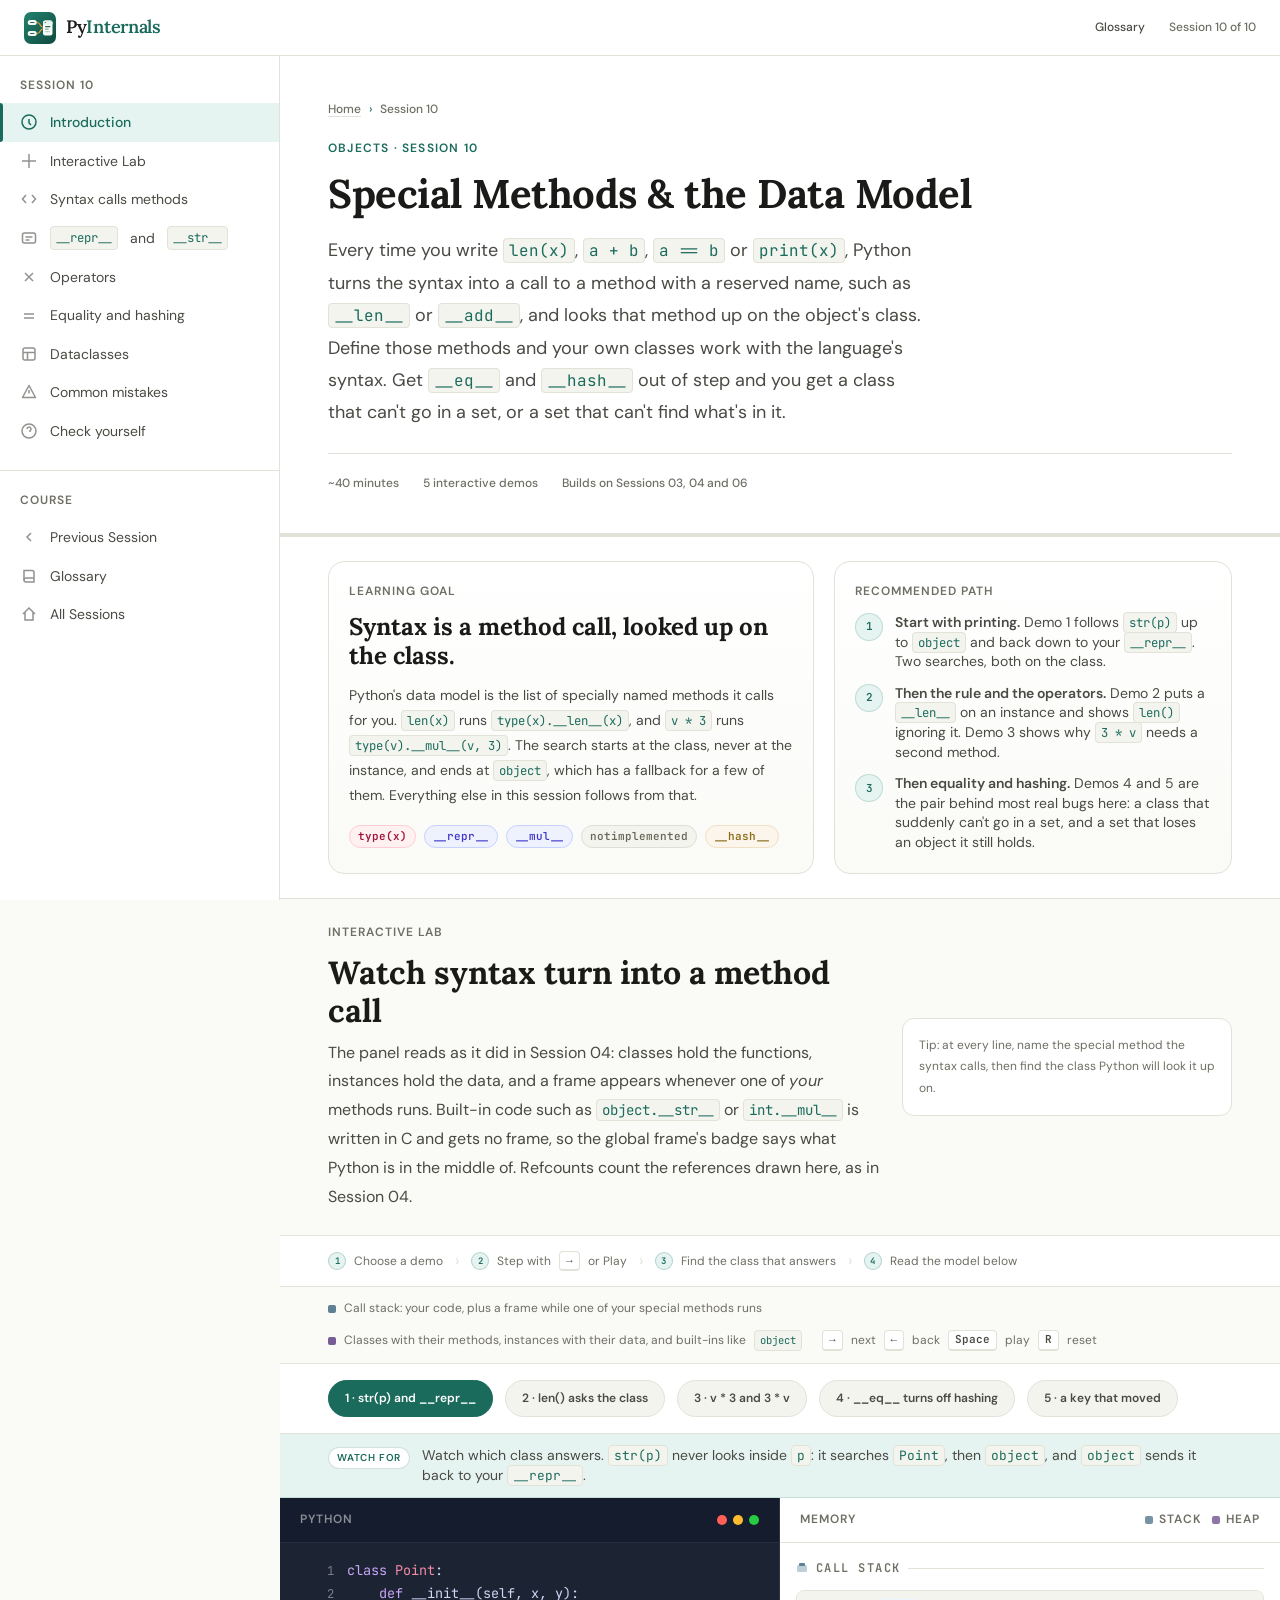
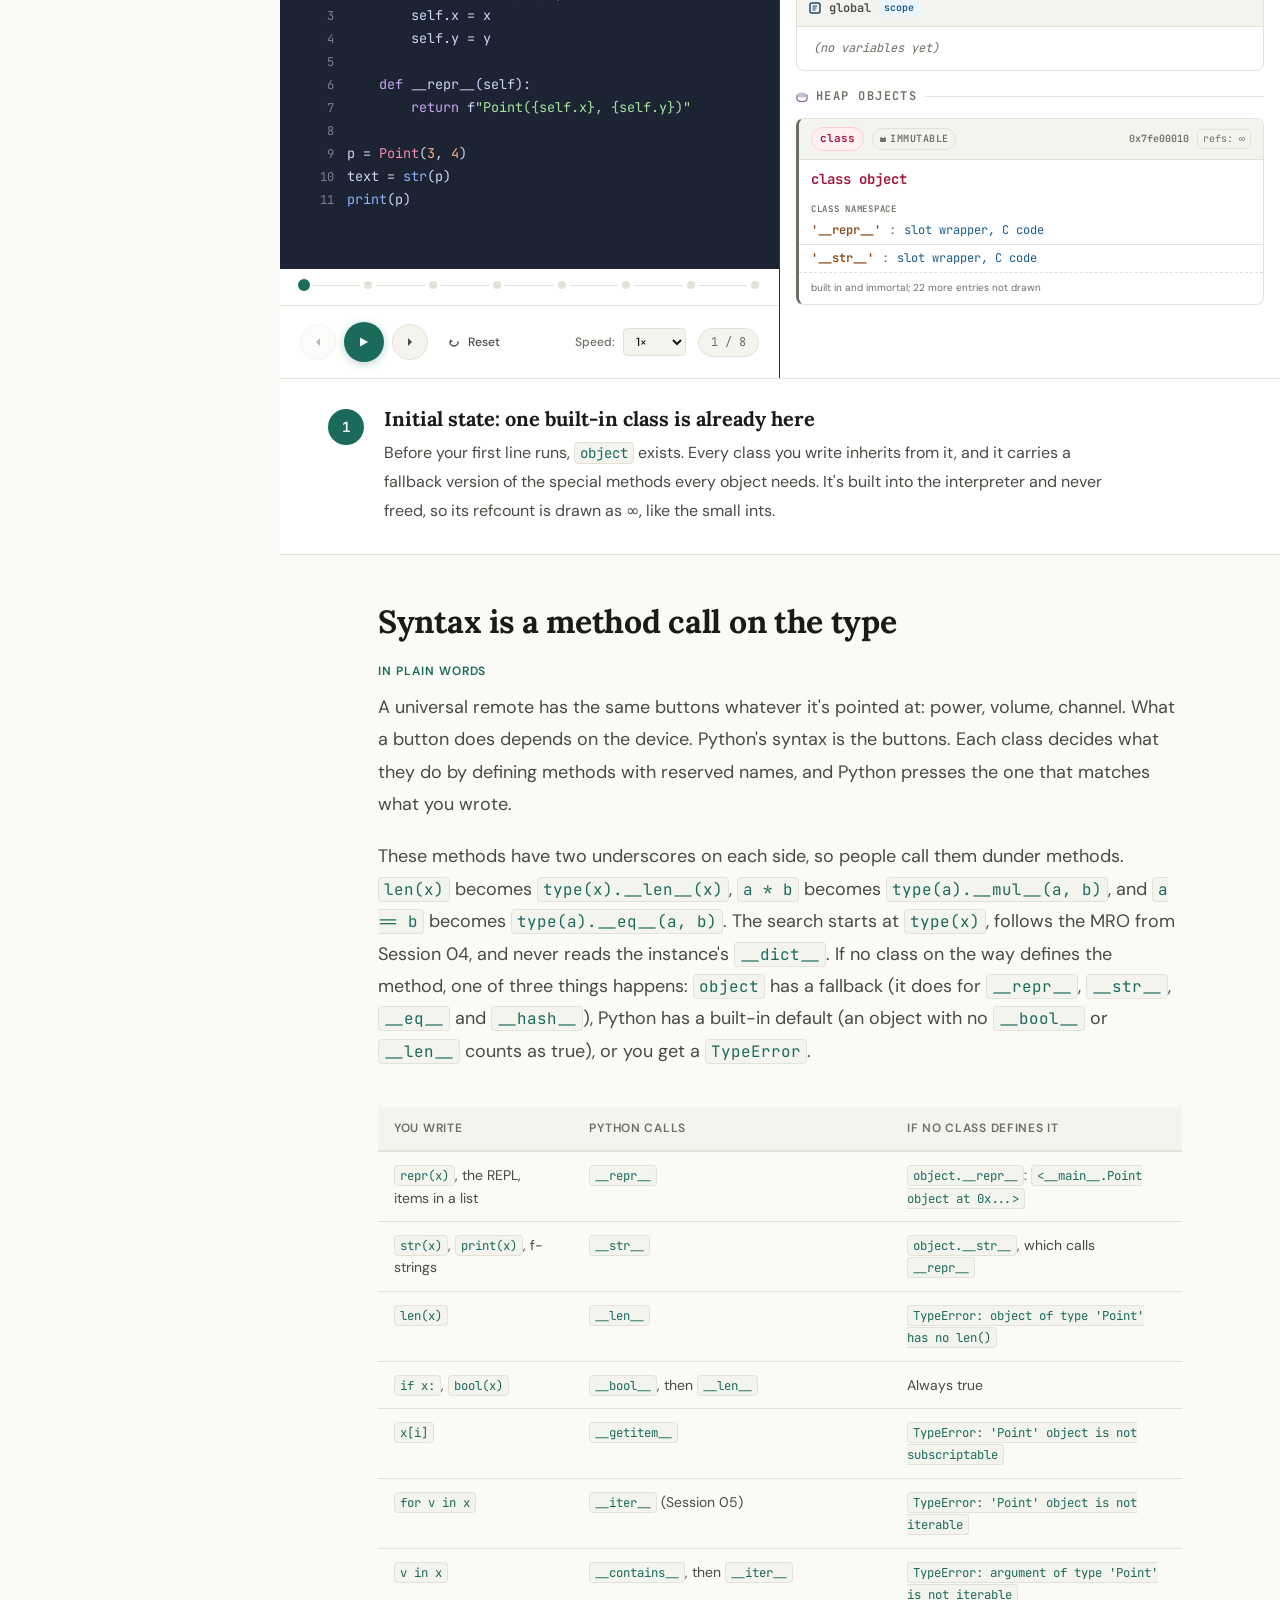
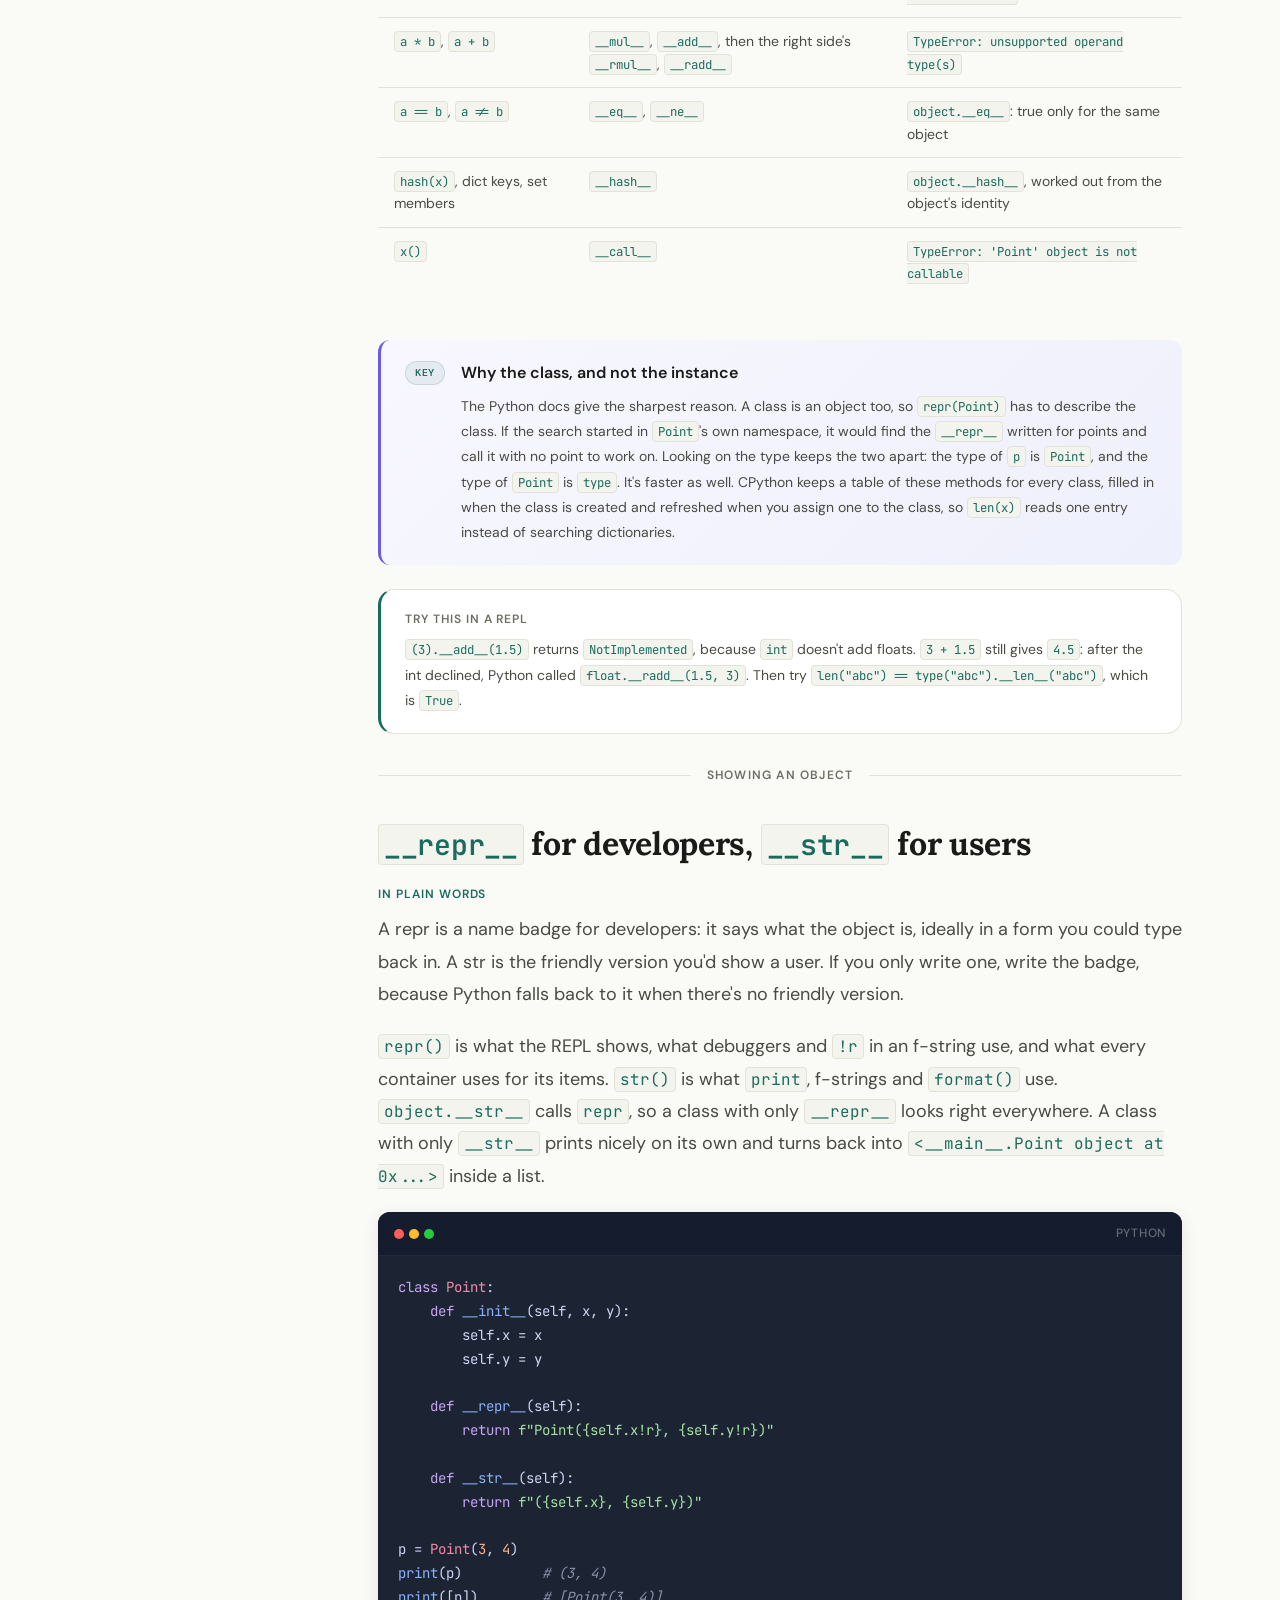
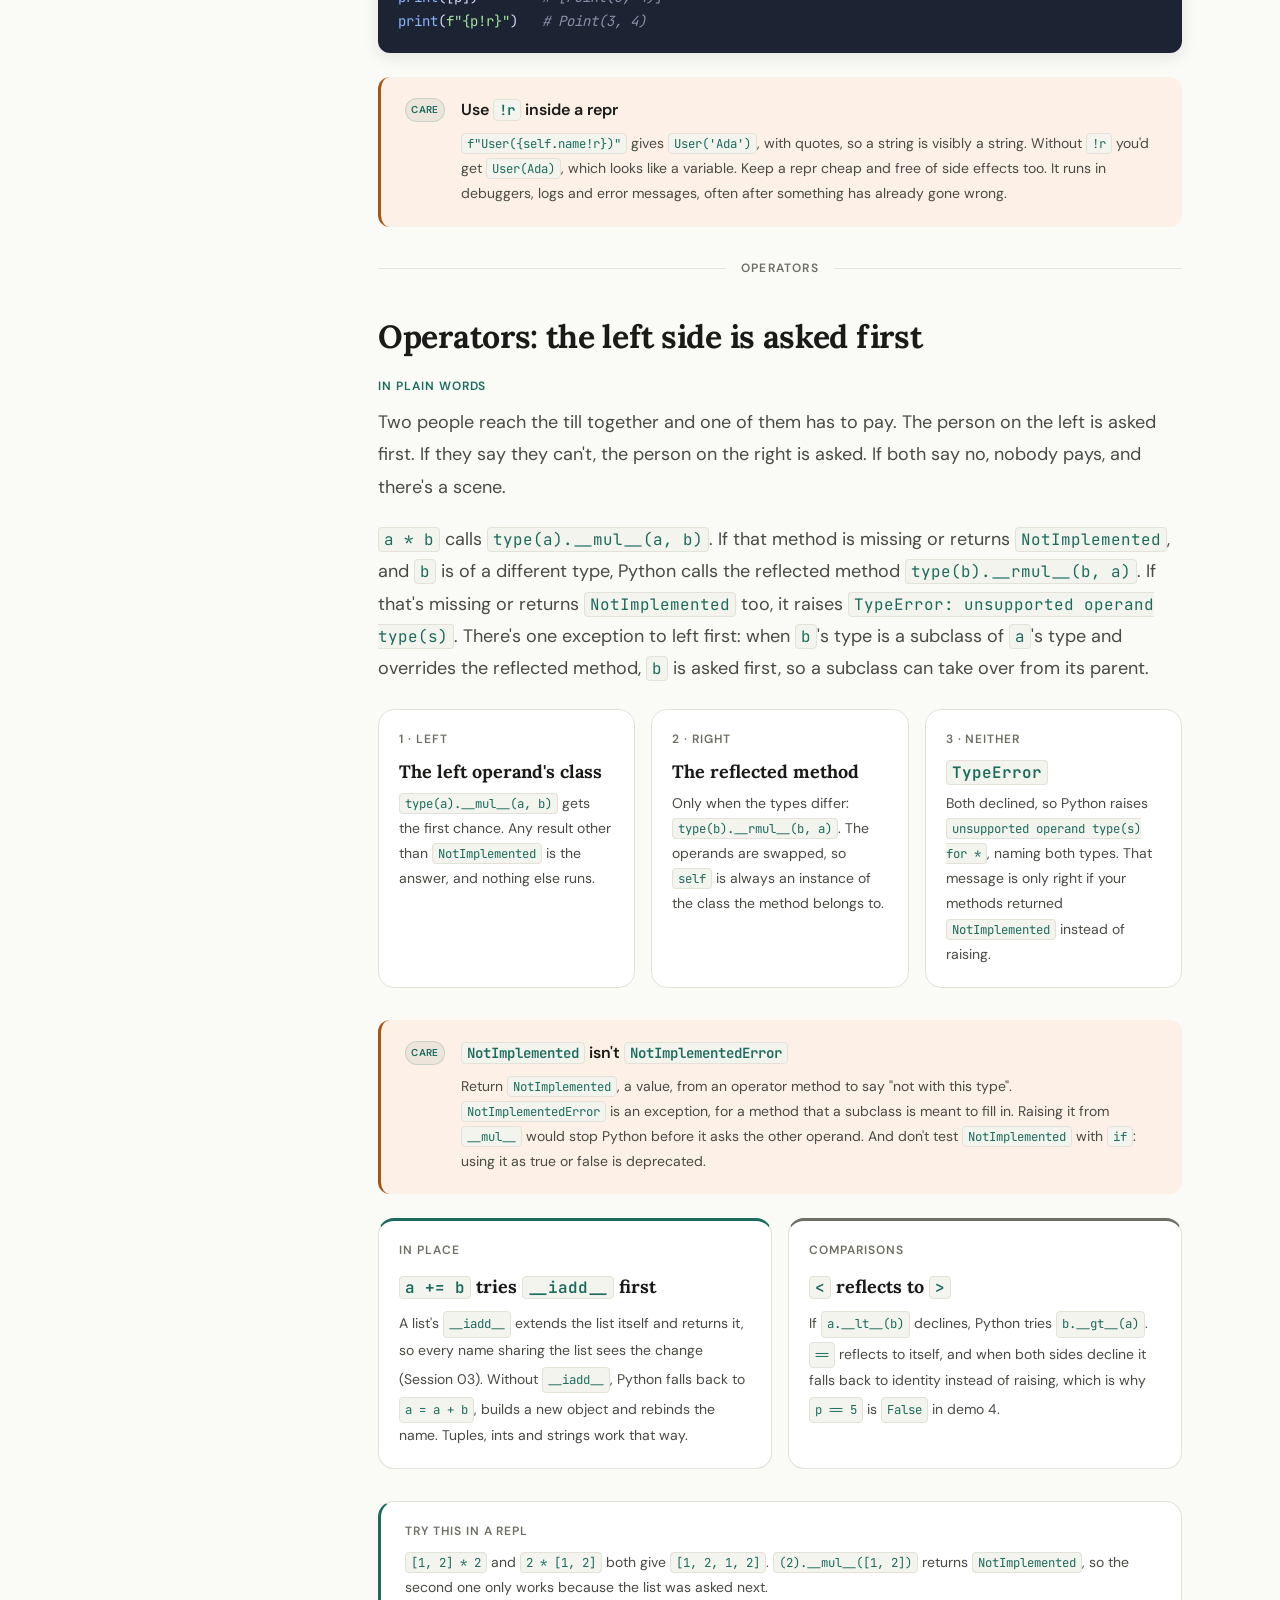
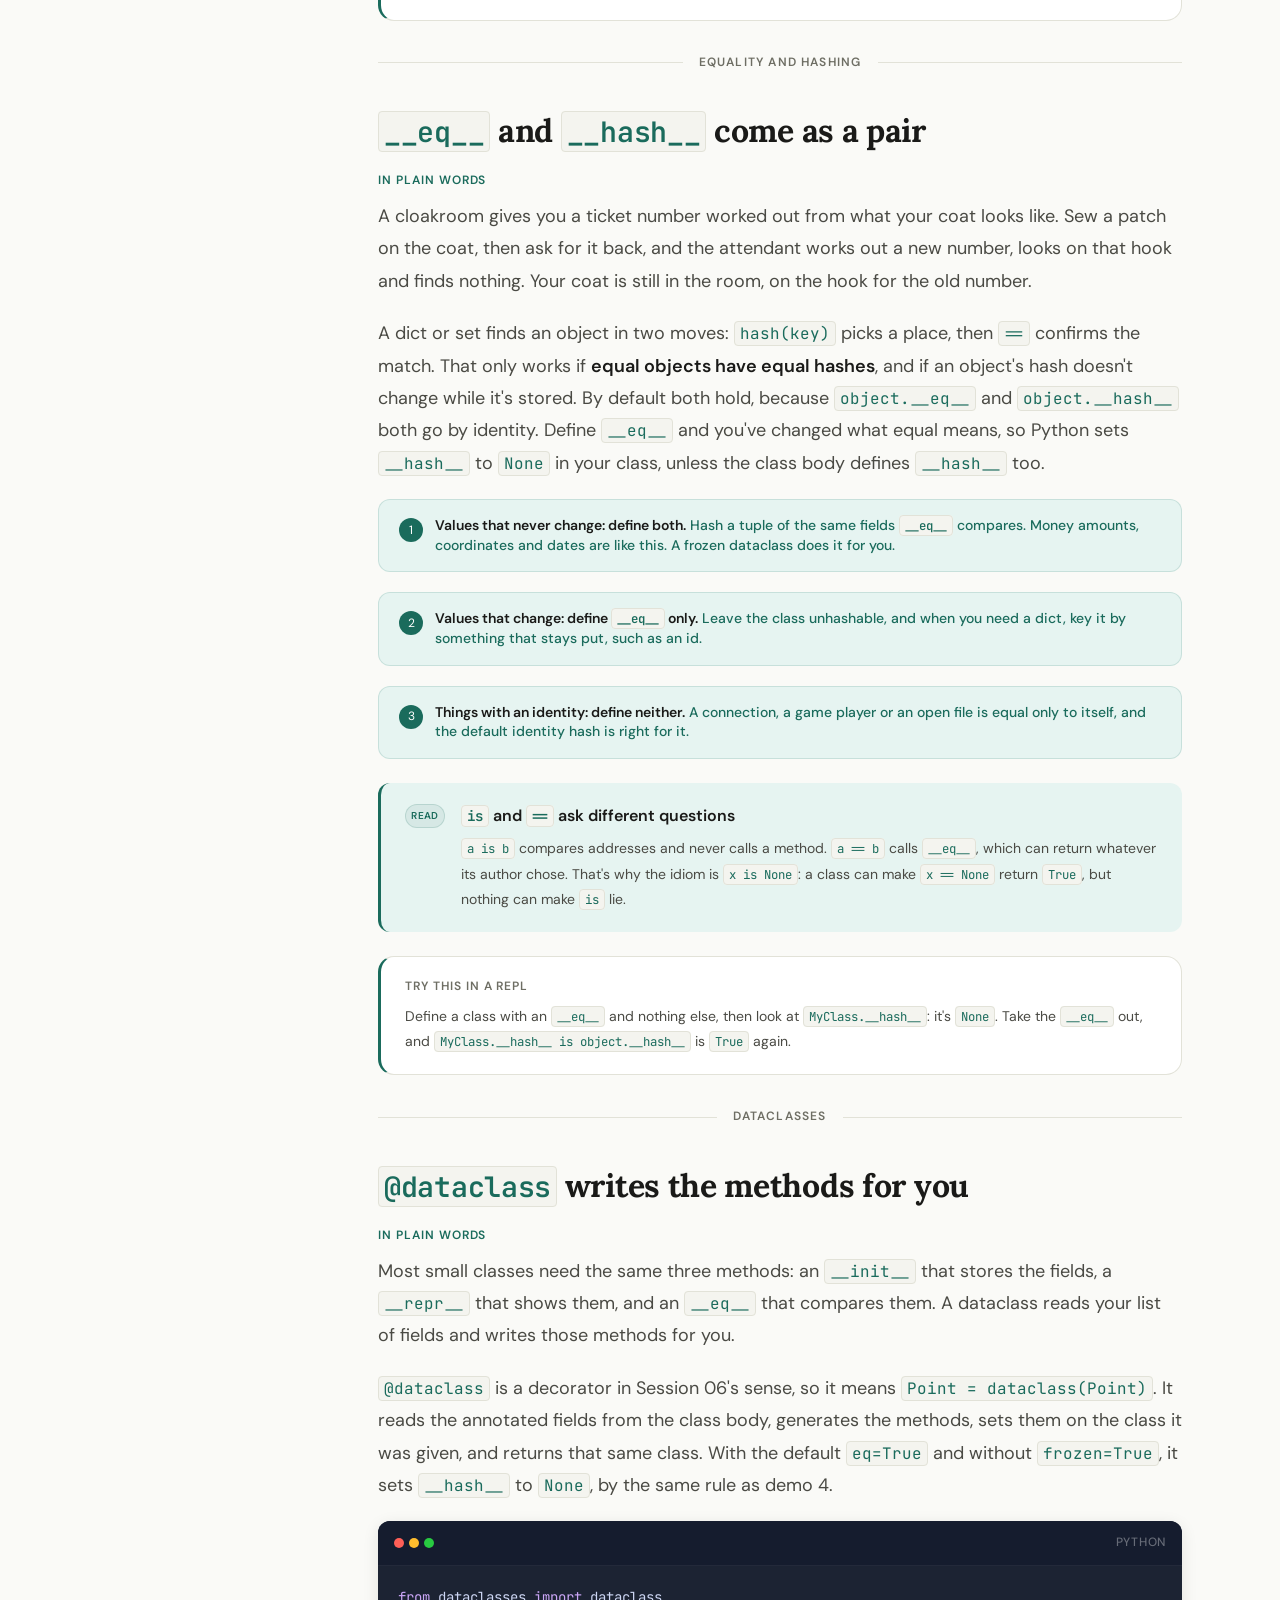
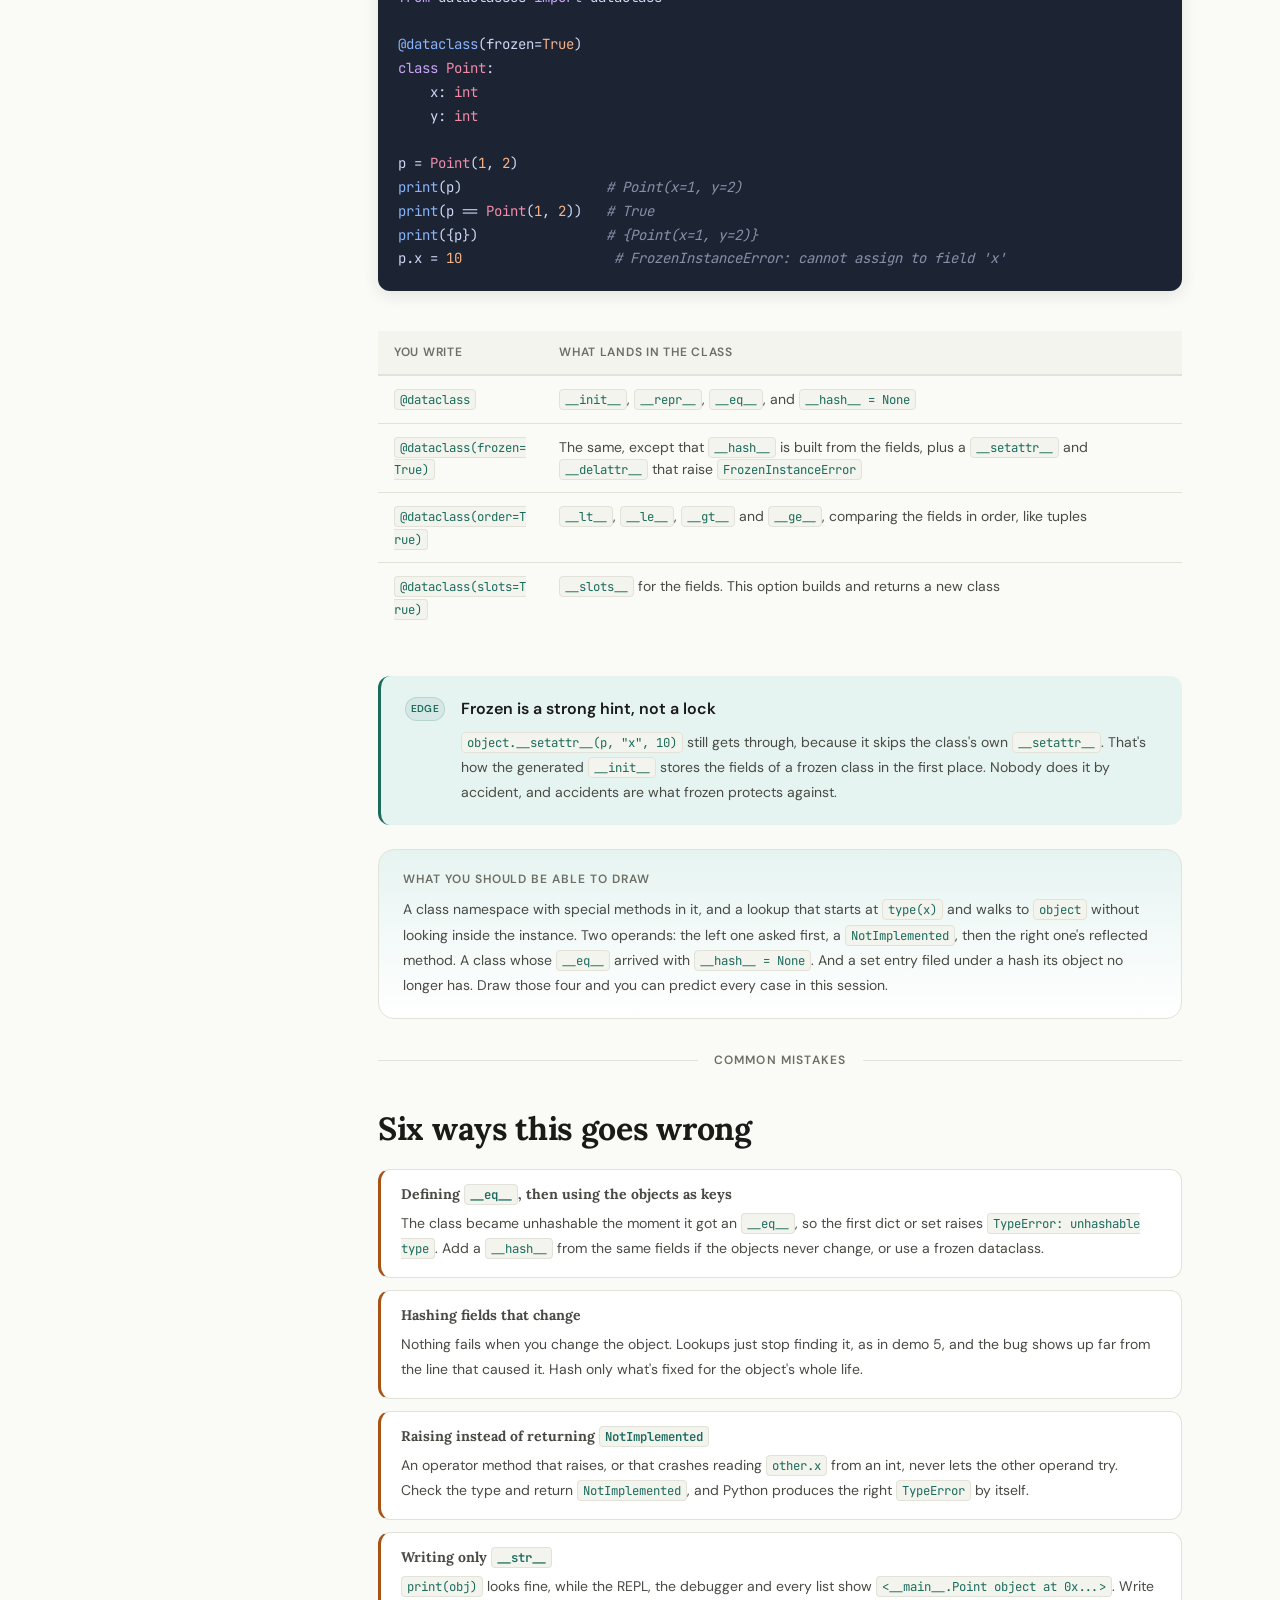
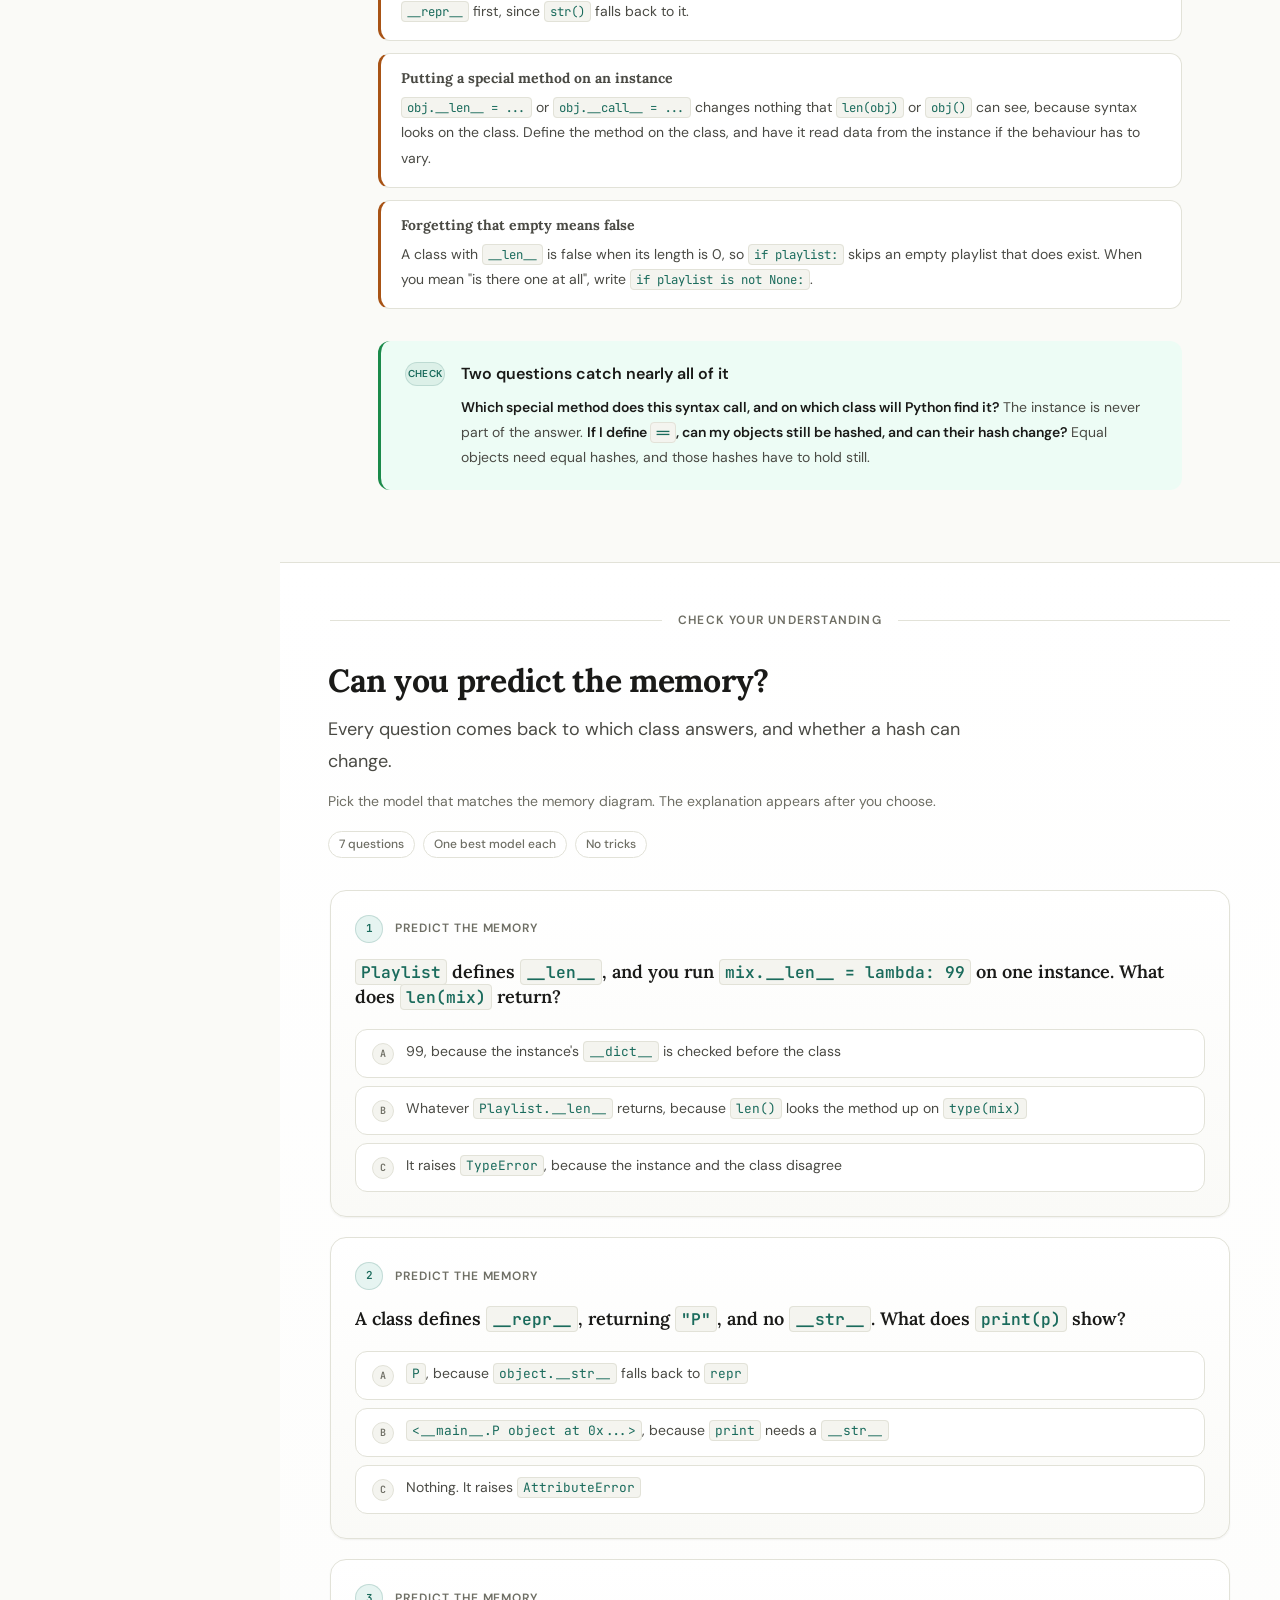
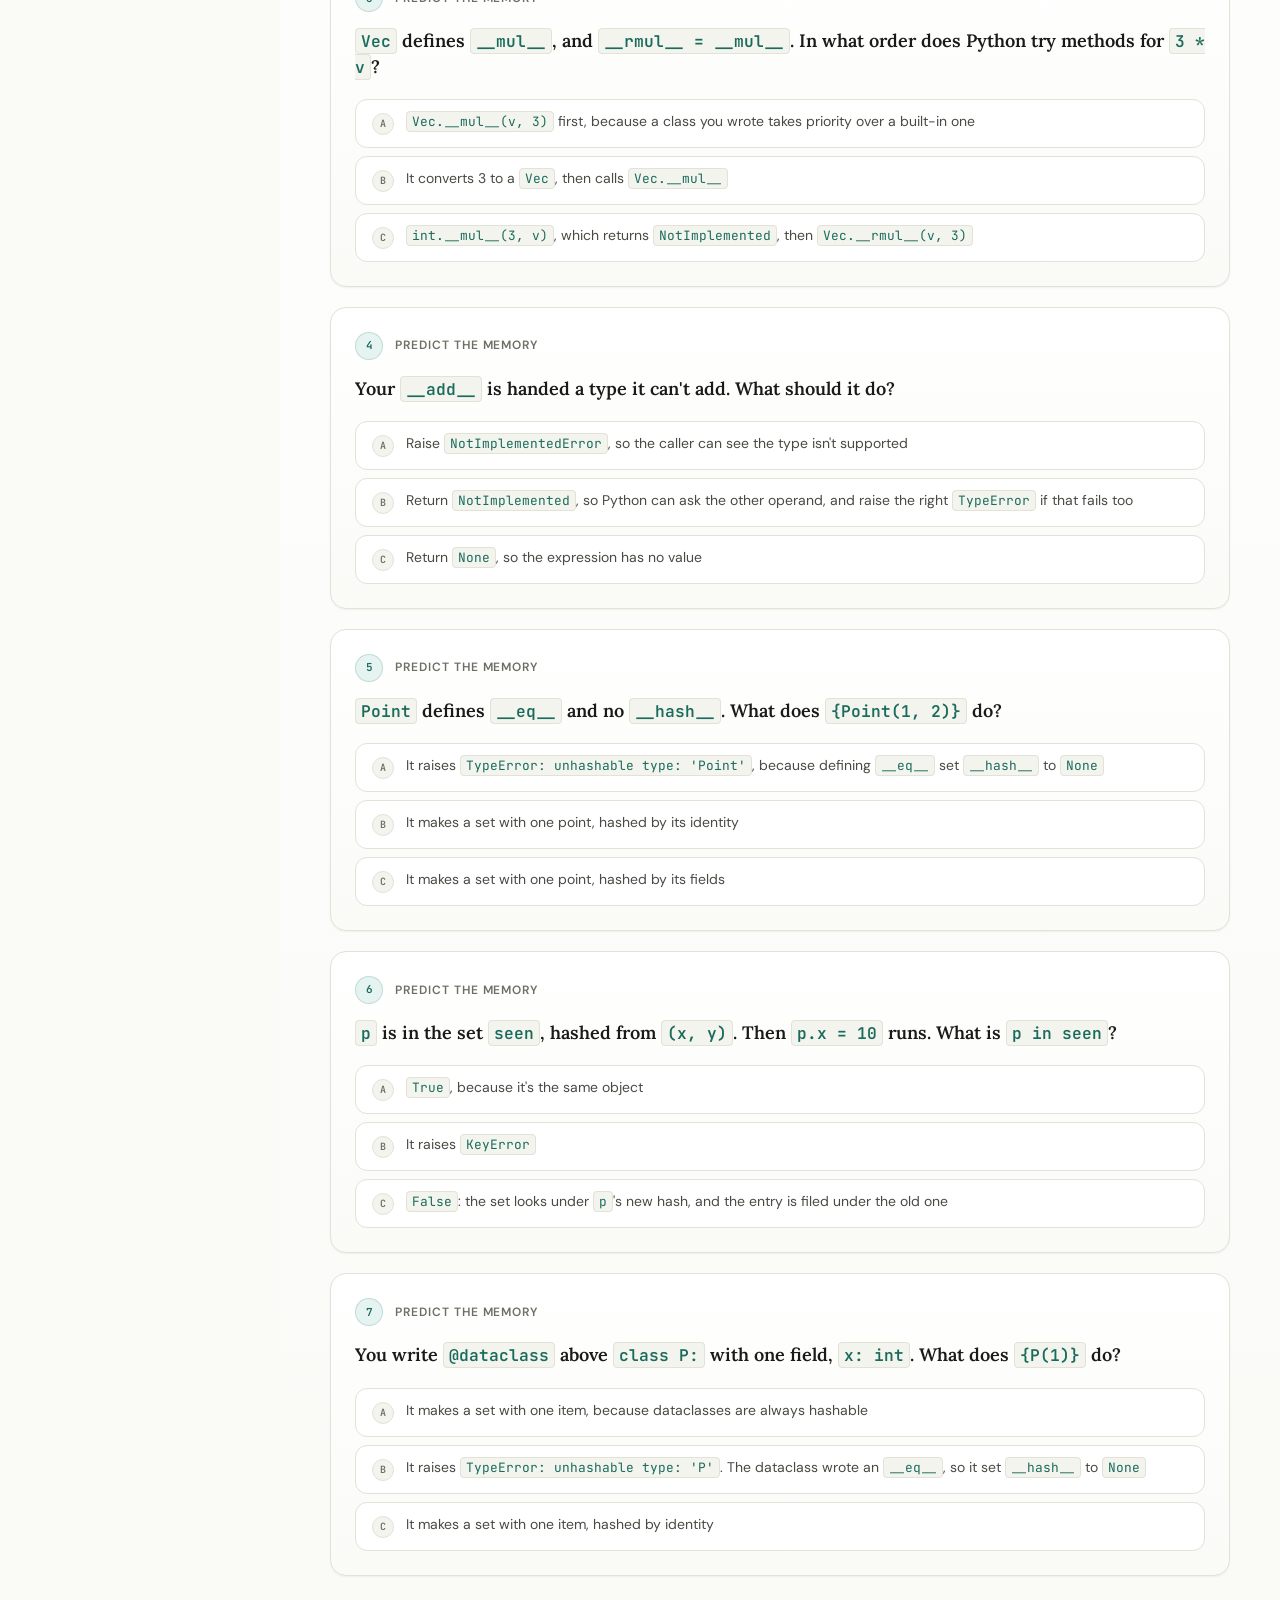
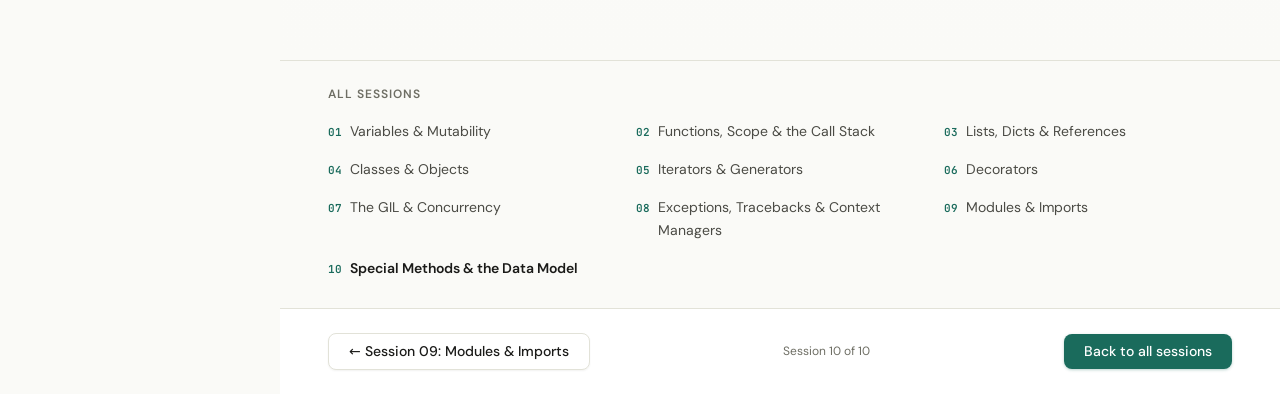
<file: sessions/10-data-model/index.html>
<!DOCTYPE html>
<html lang="en">
<head>
  <meta charset="UTF-8" />
  <meta name="viewport" content="width=device-width, initial-scale=1.0" />
  <title>Python Special Methods: __repr__, __eq__, __hash__ and Operators</title>
  <meta name="description" content="How print, len, == and * find your methods on the class. Why __eq__ makes a class unhashable, what NotImplemented is for, and how a changed key gets lost in a set." />
  <meta name="theme-color" content="#1A6B5C" />
  <link rel="icon" type="image/svg+xml" href="../../assets/images/logo.svg" />
  <link rel="icon" type="image/png" sizes="512x512" href="../../assets/images/icon-512.png" />
  <link rel="apple-touch-icon" href="../../assets/images/apple-touch-icon.png" />
  <link rel="stylesheet" href="../../assets/css/base.css" />
  <link rel="stylesheet" href="../../assets/css/layout.css" />
  <link rel="stylesheet" href="../../assets/css/components.css" />
  <link rel="stylesheet" href="../../assets/css/memory-viz.css" />
  <link rel="stylesheet" href="../../assets/css/animations.css" />
  <link rel="stylesheet" href="../../assets/css/session.css" />
  <!-- seo:head -->
  <link rel="canonical" href="https://inboxpraveen.github.io/Py-Internals/sessions/10-data-model/" />
  <meta name="robots" content="index, follow, max-image-preview:large" />
  <meta name="author" content="Praveen Kumar" />
  <meta property="og:type" content="article" />
  <meta property="og:site_name" content="Py Internals" />
  <meta property="og:locale" content="en_GB" />
  <meta property="og:url" content="https://inboxpraveen.github.io/Py-Internals/sessions/10-data-model/" />
  <meta property="og:title" content="Python Special Methods: __repr__, __eq__, __hash__ and Operators" />
  <meta property="og:description" content="How print, len, == and * find your methods on the class. Why __eq__ makes a class unhashable, what NotImplemented is for, and how a changed key gets lost in a set." />
  <meta property="og:image" content="https://inboxpraveen.github.io/Py-Internals/assets/images/og/10-data-model.png" />
  <meta property="og:image:width" content="1200" />
  <meta property="og:image:height" content="630" />
  <meta property="og:image:alt" content="Python Special Methods: __repr__, __eq__, __hash__ and Operators on Py Internals" />
  <meta property="article:published_time" content="2026-11-14" />
  <meta property="article:modified_time" content="2026-11-14" />
  <meta property="article:section" content="Objects" />
  <meta property="article:author" content="https://github.com/inboxpraveen" />
  <meta name="twitter:card" content="summary_large_image" />
  <meta name="twitter:title" content="Python Special Methods: __repr__, __eq__, __hash__ and Operators" />
  <meta name="twitter:description" content="How print, len, == and * find your methods on the class. Why __eq__ makes a class unhashable, what NotImplemented is for, and how a changed key gets lost in a set." />
  <meta name="twitter:image" content="https://inboxpraveen.github.io/Py-Internals/assets/images/og/10-data-model.png" />
  <link rel="alternate" type="application/atom+xml" title="Py Internals sessions" href="https://inboxpraveen.github.io/Py-Internals/feed.xml" />
  <link rel="manifest" href="https://inboxpraveen.github.io/Py-Internals/manifest.webmanifest" />
  <script type="application/ld+json">
{
  "@context": "https://schema.org",
  "@graph": [
    {
      "@type": [
        "Article",
        "LearningResource"
      ],
      "@id": "https://inboxpraveen.github.io/Py-Internals/sessions/10-data-model/#lesson",
      "mainEntityOfPage": "https://inboxpraveen.github.io/Py-Internals/sessions/10-data-model/",
      "headline": "Session 10: Special Methods & the Data Model",
      "name": "Session 10: Special Methods & the Data Model",
      "description": "How print, len, == and * find your methods on the class. Why __eq__ makes a class unhashable, what NotImplemented is for, and how a changed key gets lost in a set.",
      "image": "https://inboxpraveen.github.io/Py-Internals/assets/images/og/10-data-model.png",
      "author": {
        "@type": "Person",
        "name": "Praveen Kumar",
        "url": "https://github.com/inboxpraveen"
      },
      "publisher": {
        "@type": "Organization",
        "name": "Py Internals",
        "url": "https://inboxpraveen.github.io/Py-Internals/",
        "logo": {
          "@type": "ImageObject",
          "url": "https://inboxpraveen.github.io/Py-Internals/assets/images/icon-512.png",
          "width": 512,
          "height": 512
        },
        "sameAs": [
          "https://github.com/inboxpraveen/Py-Internals"
        ]
      },
      "datePublished": "2026-11-14",
      "dateModified": "2026-11-14",
      "inLanguage": "en",
      "isAccessibleForFree": true,
      "license": "https://creativecommons.org/licenses/by-sa/4.0/",
      "isPartOf": {
        "@type": "Course",
        "@id": "https://inboxpraveen.github.io/Py-Internals/#course",
        "name": "Py Internals",
        "url": "https://inboxpraveen.github.io/Py-Internals/"
      },
      "position": 10,
      "learningResourceType": "Interactive lesson",
      "educationalLevel": "Beginner",
      "timeRequired": "PT40M",
      "teaches": [
        "special methods and the data model",
        "__repr__ and __str__",
        "special method lookup on the type",
        "operator overloading",
        "NotImplemented and reflected operators",
        "__eq__ and __hash__",
        "hashable objects and changing keys",
        "dataclasses"
      ],
      "about": [
        "Python (programming language)"
      ],
      "keywords": "special methods and the data model, __repr__ and __str__, special method lookup on the type, operator overloading, NotImplemented and reflected operators, __eq__ and __hash__, hashable objects and changing keys, dataclasses"
    },
    {
      "@type": "BreadcrumbList",
      "itemListElement": [
        {
          "@type": "ListItem",
          "position": 1,
          "name": "Home",
          "item": "https://inboxpraveen.github.io/Py-Internals/"
        },
        {
          "@type": "ListItem",
          "position": 2,
          "name": "Session 10: Special Methods & the Data Model",
          "item": "https://inboxpraveen.github.io/Py-Internals/sessions/10-data-model/"
        }
      ]
    }
  ]
}
  </script>
  <!-- /seo:head -->
</head>
<body>

<a class="skip-link" href="#demo-repr">Skip to the interactive lab</a>

<header class="topbar">
  <div class="topbar__logo">
    <button class="menu-toggle" aria-label="Open session menu">
      <svg width="18" height="18" viewBox="0 0 18 18" fill="none" aria-hidden="true">
        <path d="M2 4h14M2 9h14M2 14h14" stroke="currentColor" stroke-width="1.5" stroke-linecap="round"/>
      </svg>
    </button>
    <a href="../../index.html" class="topbar__home" aria-label="Py Internals home">
      <img class="topbar__logo-mark" src="../../assets/images/logo.svg" alt="" width="32" height="32">
      <span class="topbar__brand">Py<span>Internals</span></span>
    </a>
  </div>
  <div class="topbar__actions">
    <a href="../../glossary.html" class="btn btn--ghost btn--sm">Glossary</a>
    <span class="session-count" data-role="session-count">Session 10 of 10</span>
  </div>
</header>

<div class="sidebar-overlay"></div>

<div class="app-shell" style="grid-template-rows:unset">
  <aside class="sidebar" aria-label="Session sections">
    <div class="sidebar__section">
      <div class="sidebar__label">Session 10</div>
      <a href="#intro" class="sidebar__item active">
        <svg class="sidebar__item-icon" viewBox="0 0 18 18" fill="none" stroke="currentColor" stroke-width="1.5" aria-hidden="true">
          <circle cx="9" cy="9" r="7"/><path d="M9 6v4l2 2"/>
        </svg>
        Introduction
      </a>
      <a href="#demo-repr" class="sidebar__item">
        <svg class="sidebar__item-icon" viewBox="0 0 18 18" fill="none" stroke="currentColor" stroke-width="1.5" aria-hidden="true">
          <path d="M2 9h14M9 2v14"/>
        </svg>
        Interactive Lab
      </a>
      <a href="#protocol" class="sidebar__item">
        <svg class="sidebar__item-icon" viewBox="0 0 18 18" fill="none" stroke="currentColor" stroke-width="1.5" aria-hidden="true">
          <path d="M6 5L2.5 9 6 13M12 5l3.5 4-3.5 4"/>
        </svg>
        Syntax calls methods
      </a>
      <a href="#repr" class="sidebar__item">
        <svg class="sidebar__item-icon" viewBox="0 0 18 18" fill="none" stroke="currentColor" stroke-width="1.5" aria-hidden="true">
          <rect x="2.5" y="4" width="13" height="10" rx="2"/><path d="M5.5 8h7M5.5 11h4"/>
        </svg>
        <code>__repr__</code> and <code>__str__</code>
      </a>
      <a href="#operators" class="sidebar__item">
        <svg class="sidebar__item-icon" viewBox="0 0 18 18" fill="none" stroke="currentColor" stroke-width="1.5" aria-hidden="true">
          <path d="M5 5l8 8M13 5l-8 8"/>
        </svg>
        Operators
      </a>
      <a href="#equality" class="sidebar__item">
        <svg class="sidebar__item-icon" viewBox="0 0 18 18" fill="none" stroke="currentColor" stroke-width="1.5" aria-hidden="true">
          <path d="M4 7h10M4 11h10"/>
        </svg>
        Equality and hashing
      </a>
      <a href="#dataclass" class="sidebar__item">
        <svg class="sidebar__item-icon" viewBox="0 0 18 18" fill="none" stroke="currentColor" stroke-width="1.5" aria-hidden="true">
          <rect x="3" y="3" width="12" height="12" rx="2"/><path d="M3 7.5h12M7.5 7.5V15"/>
        </svg>
        Dataclasses
      </a>
      <a href="#mistakes" class="sidebar__item">
        <svg class="sidebar__item-icon" viewBox="0 0 18 18" fill="none" stroke="currentColor" stroke-width="1.5" aria-hidden="true">
          <path d="M9 2.5l6.5 12h-13z" stroke-linejoin="round"/><path d="M9 7v3.5M9 12.5h.01"/>
        </svg>
        Common mistakes
      </a>
      <a href="#quiz" class="sidebar__item">
        <svg class="sidebar__item-icon" viewBox="0 0 18 18" fill="none" stroke="currentColor" stroke-width="1.5" aria-hidden="true">
          <circle cx="9" cy="9" r="7"/><path d="M7 7a2 2 0 113 1.8v1.2M9 13h.01"/>
        </svg>
        Check yourself
      </a>
    </div>
    <div class="sidebar__section">
      <div class="sidebar__label">Course</div>
      <a href="../09-modules/" class="sidebar__item">
        <svg class="sidebar__item-icon" viewBox="0 0 18 18" fill="none" stroke="currentColor" stroke-width="1.5" aria-hidden="true">
          <path d="M11 5l-4 4 4 4"/>
        </svg>
        Previous Session
      </a>
      <a href="../../glossary.html" class="sidebar__item">
        <svg class="sidebar__item-icon" viewBox="0 0 18 18" fill="none" stroke="currentColor" stroke-width="1.5" aria-hidden="true">
          <path d="M4 3.5h8a2 2 0 012 2V15H6a2 2 0 01-2-2z"/><path d="M4 13a2 2 0 012-2h8"/>
        </svg>
        Glossary
      </a>
      <a href="../../index.html" class="sidebar__item">
        <svg class="sidebar__item-icon" viewBox="0 0 18 18" fill="none" stroke="currentColor" stroke-width="1.5" aria-hidden="true">
          <path d="M3 9L9 3l6 6M5 7v8h8V7"/>
        </svg>
        All Sessions
      </a>
    </div>
  </aside>

  <main class="main-content">

    <div class="session-hero" id="intro">
      <div class="session-hero__breadcrumb">
        <a href="../../index.html">Home</a>
        <span>&rsaquo;</span>
        Session 10
      </div>
      <div class="session-hero__eyebrow">Objects &middot; Session 10</div>
      <h1 class="session-hero__title">Special Methods &amp; the Data Model</h1>
      <p class="session-hero__subtitle">
        Every time you write <code>len(x)</code>, <code>a + b</code>, <code>a == b</code> or <code>print(x)</code>, Python turns the syntax into a call to a method with a reserved name, such as <code>__len__</code> or <code>__add__</code>, and looks that method up on the object's class. Define those methods and your own classes work with the language's syntax. Get <code>__eq__</code> and <code>__hash__</code> out of step and you get a class that can't go in a set, or a set that can't find what's in it.
      </p>
      <div class="session-meta">
        <div class="session-meta__item">~40 minutes</div>
        <div class="session-meta__item">5 interactive demos</div>
        <div class="session-meta__item">Builds on Sessions 03, 04 and 06</div>
      </div>
    </div>

    <div class="progress-bar"><div class="progress-bar__fill" id="readProgress" style="width:0%"></div></div>

    <section class="learning-overview">
      <div class="learning-card">
        <div class="learning-card__label">Learning goal</div>
        <h2 class="learning-card__title">Syntax is a method call, looked up on the class.</h2>
        <p class="learning-card__body">
          Python's data model is the list of specially named methods it calls for you. <code>len(x)</code> runs <code>type(x).__len__(x)</code>, and <code>v * 3</code> runs <code>type(v).__mul__(v, 3)</code>. The search starts at the class, never at the instance, and ends at <code>object</code>, which has a fallback for a few of them. Everything else in this session follows from that.
        </p>
        <div class="concept-chip-row">
          <span class="type-chip type-chip--class">type(x)</span>
          <span class="type-chip type-chip--function">__repr__</span>
          <span class="type-chip type-chip--function">__mul__</span>
          <span class="type-chip type-chip--none">NotImplemented</span>
          <span class="type-chip type-chip--set">__hash__</span>
        </div>
      </div>
      <div class="learning-card">
        <div class="learning-card__label">Recommended path</div>
        <div class="learning-path">
          <div class="learning-path__step">
            <span class="learning-path__num">1</span>
            <span><strong>Start with printing.</strong> Demo 1 follows <code>str(p)</code> up to <code>object</code> and back down to your <code>__repr__</code>. Two searches, both on the class.</span>
          </div>
          <div class="learning-path__step">
            <span class="learning-path__num">2</span>
            <span><strong>Then the rule and the operators.</strong> Demo 2 puts a <code>__len__</code> on an instance and shows <code>len()</code> ignoring it. Demo 3 shows why <code>3 * v</code> needs a second method.</span>
          </div>
          <div class="learning-path__step">
            <span class="learning-path__num">3</span>
            <span><strong>Then equality and hashing.</strong> Demos 4 and 5 are the pair behind most real bugs here: a class that suddenly can't go in a set, and a set that loses an object it still holds.</span>
          </div>
        </div>
      </div>
    </section>

    <div id="demo-repr">
      <section class="stage-intro" aria-labelledby="stage-title">
        <div>
          <div class="stage-intro__label">Interactive lab</div>
          <h2 id="stage-title">Watch syntax turn into a method call</h2>
          <p>
            The panel reads as it did in Session 04: classes hold the functions, instances hold the data, and a frame appears whenever one of <em>your</em> methods runs. Built-in code such as <code>object.__str__</code> or <code>int.__mul__</code> is written in C and gets no frame, so the global frame's badge says what Python is in the middle of. Refcounts count the references drawn here, as in Session 04.
          </p>
        </div>
        <div class="stage-intro__hint">
          Tip: at every line, name the special method the syntax calls, then find the class Python will look it up on.
        </div>
      </section>

      <div class="demo-guide">
        <div class="demo-guide__step"><span class="demo-guide__badge">1</span> Choose a demo</div>
        <span class="demo-guide__arrow">&rsaquo;</span>
        <div class="demo-guide__step"><span class="demo-guide__badge">2</span> Step with <kbd>&rarr;</kbd> or Play</div>
        <span class="demo-guide__arrow">&rsaquo;</span>
        <div class="demo-guide__step"><span class="demo-guide__badge">3</span> Find the class that answers</div>
        <span class="demo-guide__arrow">&rsaquo;</span>
        <div class="demo-guide__step"><span class="demo-guide__badge">4</span> Read the model below</div>
      </div>

      <div class="mem-legend" aria-label="How to read the memory diagram">
        <div class="mem-legend__item"><span class="mem-legend__swatch mem-legend__swatch--stack"></span> Call stack: your code, plus a frame while one of your special methods runs</div>
        <div class="mem-legend__item"><span class="mem-legend__swatch mem-legend__swatch--heap"></span> Classes with their methods, instances with their data, and built-ins like <code>object</code></div>
        <div class="mem-legend__item"><kbd>&rarr;</kbd> next <kbd>&larr;</kbd> back <kbd>Space</kbd> play <kbd>R</kbd> reset</div>
      </div>

      <div class="demo-selector">
        <button class="demo-pill active" data-demo="repr">1 &middot; str(p) and __repr__</button>
        <button class="demo-pill" data-demo="lookup">2 &middot; len() asks the class</button>
        <button class="demo-pill" data-demo="operators">3 &middot; v * 3 and 3 * v</button>
        <button class="demo-pill" data-demo="eqHash">4 &middot; __eq__ turns off hashing</button>
        <button class="demo-pill" data-demo="movedKey">5 &middot; a key that moved</button>
      </div>

      <div class="demo-watch" id="demoWatch"></div>

      <div class="stage" id="stage">
        <div class="stage__code-panel">
          <div class="panel-header panel-header--dark">
            <span>python</span>
            <div style="display:flex;align-items:center;gap:6px" aria-hidden="true">
              <div class="code-block__dot"></div>
              <div class="code-block__dot"></div>
              <div class="code-block__dot"></div>
            </div>
          </div>
          <div class="code-panel-body" id="codePanel"></div>
          <div class="step-track" data-role="step-track" id="stepTrack" role="group" aria-label="Jump to a step"></div>
          <div class="playback-controls" id="controls">
            <div class="playback-controls__left">
              <button class="step-btn" data-action="prev" title="Previous step" aria-label="Previous step" disabled>
                <svg width="12" height="12" viewBox="0 0 12 12" fill="currentColor" aria-hidden="true"><path d="M8 2L4 6l4 4"/></svg>
              </button>
              <button class="play-btn" data-action="play" title="Play / Pause" aria-label="Play the walkthrough">
                <svg width="14" height="14" viewBox="0 0 14 14" fill="currentColor" aria-hidden="true"><path d="M3 2.5l8 4.5-8 4.5z"/></svg>
              </button>
              <button class="step-btn" data-action="next" title="Next step" aria-label="Next step">
                <svg width="12" height="12" viewBox="0 0 12 12" fill="currentColor" aria-hidden="true"><path d="M4 2l4 4-4 4"/></svg>
              </button>
              <button class="btn btn--ghost btn--sm" data-action="reset" title="Reset" aria-label="Reset to the first step">
                <svg width="12" height="12" viewBox="0 0 12 12" fill="none" stroke="currentColor" stroke-width="1.5" aria-hidden="true">
                  <path d="M10 6A4 4 0 112 6" stroke-linecap="round"/>
                  <path d="M2 3v3h3" fill="currentColor" stroke="none"/>
                </svg>
                Reset
              </button>
            </div>
            <div class="playback-controls__right">
              <div class="speed-control">
                <label for="speedSelect">Speed:</label>
                <select class="speed-select" id="speedSelect" data-action="speed">
                  <option value="1700">0.5&times;</option>
                  <option value="900" selected>1&times;</option>
                  <option value="600">1.5&times;</option>
                  <option value="400">2&times;</option>
                </select>
              </div>
              <span class="step-counter" data-role="step-counter">1 / 1</span>
            </div>
          </div>
        </div>
        <div class="stage__memory-panel">
          <div class="panel-header">
            <span style="color:var(--clr-text-3)">Memory</span>
            <div style="display:flex;align-items:center;gap:6px;font-size:var(--fs-xs);color:var(--clr-text-3)">
              <span style="display:inline-block;width:8px;height:8px;background:var(--clr-mem-stack);border-radius:2px;opacity:.6"></span>
              stack
              <span style="display:inline-block;width:8px;height:8px;background:var(--clr-mem-heap);border-radius:2px;opacity:.6;margin-left:4px"></span>
              heap
            </div>
          </div>
          <div class="mem-panel-body" id="memPanel"></div>
        </div>
        <div class="explanation-strip" aria-live="polite">
          <div class="explanation-strip__step-num" id="stepNum">1</div>
          <div class="explanation-strip__content">
            <h3 id="stepTitle" class="explanation-text">Nothing has run yet</h3>
            <p id="stepDesc" class="explanation-text">Press Play or use Next to watch <code>str(p)</code> find its method.</p>
          </div>
        </div>
      </div>
    </div>

    <article class="narrative">
      <h2 id="protocol">Syntax is a method call on the type</h2>
      <p class="in-plain">
        <span class="in-plain__label">In plain words</span>
        A universal remote has the same buttons whatever it's pointed at: power, volume, channel. What a button does depends on the device. Python's syntax is the buttons. Each class decides what they do by defining methods with reserved names, and Python presses the one that matches what you wrote.
      </p>
      <p class="narrative-lede then-precise">
        These methods have two underscores on each side, so people call them dunder methods. <code>len(x)</code> becomes <code>type(x).__len__(x)</code>, <code>a * b</code> becomes <code>type(a).__mul__(a, b)</code>, and <code>a == b</code> becomes <code>type(a).__eq__(a, b)</code>. The search starts at <code>type(x)</code>, follows the MRO from Session 04, and never reads the instance's <code>__dict__</code>. If no class on the way defines the method, one of three things happens: <code>object</code> has a fallback (it does for <code>__repr__</code>, <code>__str__</code>, <code>__eq__</code> and <code>__hash__</code>), Python has a built-in default (an object with no <code>__bool__</code> or <code>__len__</code> counts as true), or you get a <code>TypeError</code>.
      </p>

      <div style="overflow-x:auto">
        <table class="comparison-table">
          <thead>
            <tr>
              <th>You write</th>
              <th>Python calls</th>
              <th>If no class defines it</th>
            </tr>
          </thead>
          <tbody>
            <tr>
              <td><code>repr(x)</code>, the REPL, items in a list</td>
              <td><code>__repr__</code></td>
              <td><code>object.__repr__</code>: <code>&lt;__main__.Point object at 0x...&gt;</code></td>
            </tr>
            <tr>
              <td><code>str(x)</code>, <code>print(x)</code>, f-strings</td>
              <td><code>__str__</code></td>
              <td><code>object.__str__</code>, which calls <code>__repr__</code></td>
            </tr>
            <tr>
              <td><code>len(x)</code></td>
              <td><code>__len__</code></td>
              <td><code>TypeError: object of type 'Point' has no len()</code></td>
            </tr>
            <tr>
              <td><code>if x:</code>, <code>bool(x)</code></td>
              <td><code>__bool__</code>, then <code>__len__</code></td>
              <td>Always true</td>
            </tr>
            <tr>
              <td><code>x[i]</code></td>
              <td><code>__getitem__</code></td>
              <td><code>TypeError: 'Point' object is not subscriptable</code></td>
            </tr>
            <tr>
              <td><code>for v in x</code></td>
              <td><code>__iter__</code> (Session 05)</td>
              <td><code>TypeError: 'Point' object is not iterable</code></td>
            </tr>
            <tr>
              <td><code>v in x</code></td>
              <td><code>__contains__</code>, then <code>__iter__</code></td>
              <td><code>TypeError: argument of type 'Point' is not iterable</code></td>
            </tr>
            <tr>
              <td><code>a * b</code>, <code>a + b</code></td>
              <td><code>__mul__</code>, <code>__add__</code>, then the right side's <code>__rmul__</code>, <code>__radd__</code></td>
              <td><code>TypeError: unsupported operand type(s)</code></td>
            </tr>
            <tr>
              <td><code>a == b</code>, <code>a != b</code></td>
              <td><code>__eq__</code>, <code>__ne__</code></td>
              <td><code>object.__eq__</code>: true only for the same object</td>
            </tr>
            <tr>
              <td><code>hash(x)</code>, dict keys, set members</td>
              <td><code>__hash__</code></td>
              <td><code>object.__hash__</code>, worked out from the object's identity</td>
            </tr>
            <tr>
              <td><code>x()</code></td>
              <td><code>__call__</code></td>
              <td><code>TypeError: 'Point' object is not callable</code></td>
            </tr>
          </tbody>
        </table>
      </div>

      <div class="callout callout--insight">
        <div class="callout__icon">Key</div>
        <div>
          <div class="callout__title">Why the class, and not the instance</div>
          <div class="callout__body">
            The Python docs give the sharpest reason. A class is an object too, so <code>repr(Point)</code> has to describe the class. If the search started in <code>Point</code>'s own namespace, it would find the <code>__repr__</code> written for points and call it with no point to work on. Looking on the type keeps the two apart: the type of <code>p</code> is <code>Point</code>, and the type of <code>Point</code> is <code>type</code>. It's faster as well. CPython keeps a table of these methods for every class, filled in when the class is created and refreshed when you assign one to the class, so <code>len(x)</code> reads one entry instead of searching dictionaries.
          </div>
        </div>
      </div>

      <div class="try-this">
        <div class="try-this__label">Try this in a REPL</div>
        <p>
          <code>(3).__add__(1.5)</code> returns <code>NotImplemented</code>, because <code>int</code> doesn't add floats. <code>3 + 1.5</code> still gives <code>4.5</code>: after the int declined, Python called <code>float.__radd__(1.5, 3)</code>. Then try <code>len("abc") == type("abc").__len__("abc")</code>, which is <code>True</code>.
        </p>
      </div>

      <div id="repr">
        <div class="section-divider"><div class="section-divider__label">Showing an object</div></div>
        <h2><code>__repr__</code> for developers, <code>__str__</code> for users</h2>
        <p class="in-plain">
          <span class="in-plain__label">In plain words</span>
          A repr is a name badge for developers: it says what the object is, ideally in a form you could type back in. A str is the friendly version you'd show a user. If you only write one, write the badge, because Python falls back to it when there's no friendly version.
        </p>
        <p class="then-precise">
          <code>repr()</code> is what the REPL shows, what debuggers and <code>!r</code> in an f-string use, and what every container uses for its items. <code>str()</code> is what <code>print</code>, f-strings and <code>format()</code> use. <code>object.__str__</code> calls <code>repr</code>, so a class with only <code>__repr__</code> looks right everywhere. A class with only <code>__str__</code> prints nicely on its own and turns back into <code>&lt;__main__.Point object at 0x...&gt;</code> inside a list.
        </p>

        <div class="code-block">
          <div class="code-block__header">
            <div class="code-block__dots">
              <div class="code-block__dot"></div>
              <div class="code-block__dot"></div>
              <div class="code-block__dot"></div>
            </div>
            <span class="code-block__lang">python</span>
          </div>
          <div class="code-block__body"><span class="tok-kw">class</span> <span class="tok-cls">Point</span>:
    <span class="tok-kw">def</span> <span class="tok-fn">__init__</span>(self, x, y):
        self.x = x
        self.y = y

    <span class="tok-kw">def</span> <span class="tok-fn">__repr__</span>(self):
        <span class="tok-kw">return</span> <span class="tok-str">f"Point({self.x!r}, {self.y!r})"</span>

    <span class="tok-kw">def</span> <span class="tok-fn">__str__</span>(self):
        <span class="tok-kw">return</span> <span class="tok-str">f"({self.x}, {self.y})"</span>

p = <span class="tok-cls">Point</span>(<span class="tok-num">3</span>, <span class="tok-num">4</span>)
<span class="tok-fn">print</span>(p)          <span class="tok-cmt"># (3, 4)</span>
<span class="tok-fn">print</span>([p])        <span class="tok-cmt"># [Point(3, 4)]</span>
<span class="tok-fn">print</span>(<span class="tok-str">f"{p!r}"</span>)   <span class="tok-cmt"># Point(3, 4)</span></div>
        </div>

        <div class="callout callout--warn">
          <div class="callout__icon">Care</div>
          <div>
            <div class="callout__title">Use <code>!r</code> inside a repr</div>
            <div class="callout__body">
              <code>f"User({self.name!r})"</code> gives <code>User('Ada')</code>, with quotes, so a string is visibly a string. Without <code>!r</code> you'd get <code>User(Ada)</code>, which looks like a variable. Keep a repr cheap and free of side effects too. It runs in debuggers, logs and error messages, often after something has already gone wrong.
            </div>
          </div>
        </div>
      </div>

      <div id="operators">
        <div class="section-divider"><div class="section-divider__label">Operators</div></div>
        <h2>Operators: the left side is asked first</h2>
        <p class="in-plain">
          <span class="in-plain__label">In plain words</span>
          Two people reach the till together and one of them has to pay. The person on the left is asked first. If they say they can't, the person on the right is asked. If both say no, nobody pays, and there's a scene.
        </p>
        <p class="then-precise">
          <code>a * b</code> calls <code>type(a).__mul__(a, b)</code>. If that method is missing or returns <code>NotImplemented</code>, and <code>b</code> is of a different type, Python calls the reflected method <code>type(b).__rmul__(b, a)</code>. If that's missing or returns <code>NotImplemented</code> too, it raises <code>TypeError: unsupported operand type(s)</code>. There's one exception to left first: when <code>b</code>'s type is a subclass of <code>a</code>'s type and overrides the reflected method, <code>b</code> is asked first, so a subclass can take over from its parent.
        </p>

        <div class="flow-grid">
          <div class="flow-card">
            <div class="section-label">1 &middot; Left</div>
            <h3>The left operand's class</h3>
            <p>
              <code>type(a).__mul__(a, b)</code> gets the first chance. Any result other than <code>NotImplemented</code> is the answer, and nothing else runs.
            </p>
          </div>
          <div class="flow-card">
            <div class="section-label">2 &middot; Right</div>
            <h3>The reflected method</h3>
            <p>
              Only when the types differ: <code>type(b).__rmul__(b, a)</code>. The operands are swapped, so <code>self</code> is always an instance of the class the method belongs to.
            </p>
          </div>
          <div class="flow-card">
            <div class="section-label">3 &middot; Neither</div>
            <h3><code>TypeError</code></h3>
            <p>
              Both declined, so Python raises <code>unsupported operand type(s) for *</code>, naming both types. That message is only right if your methods returned <code>NotImplemented</code> instead of raising.
            </p>
          </div>
        </div>

        <div class="callout callout--warn">
          <div class="callout__icon">Care</div>
          <div>
            <div class="callout__title"><code>NotImplemented</code> isn't <code>NotImplementedError</code></div>
            <div class="callout__body">
              Return <code>NotImplemented</code>, a value, from an operator method to say "not with this type". <code>NotImplementedError</code> is an exception, for a method that a subclass is meant to fill in. Raising it from <code>__mul__</code> would stop Python before it asks the other operand. And don't test <code>NotImplemented</code> with <code>if</code>: using it as true or false is deprecated.
            </div>
          </div>
        </div>

        <div class="rule-grid">
          <div class="rule-card rule-card--mutate">
            <div class="rule-card__label">In place</div>
            <h3><code>a += b</code> tries <code>__iadd__</code> first</h3>
            <p>
              A list's <code>__iadd__</code> extends the list itself and returns it, so every name sharing the list sees the change (Session 03). Without <code>__iadd__</code>, Python falls back to <code>a = a + b</code>, builds a new object and rebinds the name. Tuples, ints and strings work that way.
            </p>
          </div>
          <div class="rule-card rule-card--rebind">
            <div class="rule-card__label">Comparisons</div>
            <h3><code>&lt;</code> reflects to <code>&gt;</code></h3>
            <p>
              If <code>a.__lt__(b)</code> declines, Python tries <code>b.__gt__(a)</code>. <code>==</code> reflects to itself, and when both sides decline it falls back to identity instead of raising, which is why <code>p == 5</code> is <code>False</code> in demo 4.
            </p>
          </div>
        </div>

        <div class="try-this">
          <div class="try-this__label">Try this in a REPL</div>
          <p>
            <code>[1, 2] * 2</code> and <code>2 * [1, 2]</code> both give <code>[1, 2, 1, 2]</code>. <code>(2).__mul__([1, 2])</code> returns <code>NotImplemented</code>, so the second one only works because the list was asked next.
          </p>
        </div>
      </div>

      <div id="equality">
        <div class="section-divider"><div class="section-divider__label">Equality and hashing</div></div>
        <h2><code>__eq__</code> and <code>__hash__</code> come as a pair</h2>
        <p class="in-plain">
          <span class="in-plain__label">In plain words</span>
          A cloakroom gives you a ticket number worked out from what your coat looks like. Sew a patch on the coat, then ask for it back, and the attendant works out a new number, looks on that hook and finds nothing. Your coat is still in the room, on the hook for the old number.
        </p>
        <p class="then-precise">
          A dict or set finds an object in two moves: <code>hash(key)</code> picks a place, then <code>==</code> confirms the match. That only works if <strong>equal objects have equal hashes</strong>, and if an object's hash doesn't change while it's stored. By default both hold, because <code>object.__eq__</code> and <code>object.__hash__</code> both go by identity. Define <code>__eq__</code> and you've changed what equal means, so Python sets <code>__hash__</code> to <code>None</code> in your class, unless the class body defines <code>__hash__</code> too.
        </p>

        <div class="key-idea">
          <div class="key-idea__icon">1</div>
          <p>
            <strong>Values that never change: define both.</strong> Hash a tuple of the same fields <code>__eq__</code> compares. Money amounts, coordinates and dates are like this. A frozen dataclass does it for you.
          </p>
        </div>
        <div class="key-idea">
          <div class="key-idea__icon">2</div>
          <p>
            <strong>Values that change: define <code>__eq__</code> only.</strong> Leave the class unhashable, and when you need a dict, key it by something that stays put, such as an id.
          </p>
        </div>
        <div class="key-idea">
          <div class="key-idea__icon">3</div>
          <p>
            <strong>Things with an identity: define neither.</strong> A connection, a game player or an open file is equal only to itself, and the default identity hash is right for it.
          </p>
        </div>

        <div class="callout callout--info">
          <div class="callout__icon">Read</div>
          <div>
            <div class="callout__title"><code>is</code> and <code>==</code> ask different questions</div>
            <div class="callout__body">
              <code>a is b</code> compares addresses and never calls a method. <code>a == b</code> calls <code>__eq__</code>, which can return whatever its author chose. That's why the idiom is <code>x is None</code>: a class can make <code>x == None</code> return <code>True</code>, but nothing can make <code>is</code> lie.
            </div>
          </div>
        </div>

        <div class="try-this">
          <div class="try-this__label">Try this in a REPL</div>
          <p>
            Define a class with an <code>__eq__</code> and nothing else, then look at <code>MyClass.__hash__</code>: it's <code>None</code>. Take the <code>__eq__</code> out, and <code>MyClass.__hash__ is object.__hash__</code> is <code>True</code> again.
          </p>
        </div>
      </div>

      <div id="dataclass">
        <div class="section-divider"><div class="section-divider__label">Dataclasses</div></div>
        <h2><code>@dataclass</code> writes the methods for you</h2>
        <p class="in-plain">
          <span class="in-plain__label">In plain words</span>
          Most small classes need the same three methods: an <code>__init__</code> that stores the fields, a <code>__repr__</code> that shows them, and an <code>__eq__</code> that compares them. A dataclass reads your list of fields and writes those methods for you.
        </p>
        <p class="then-precise">
          <code>@dataclass</code> is a decorator in Session 06's sense, so it means <code>Point = dataclass(Point)</code>. It reads the annotated fields from the class body, generates the methods, sets them on the class it was given, and returns that same class. With the default <code>eq=True</code> and without <code>frozen=True</code>, it sets <code>__hash__</code> to <code>None</code>, by the same rule as demo 4.
        </p>

        <div class="code-block">
          <div class="code-block__header">
            <div class="code-block__dots">
              <div class="code-block__dot"></div>
              <div class="code-block__dot"></div>
              <div class="code-block__dot"></div>
            </div>
            <span class="code-block__lang">python</span>
          </div>
          <div class="code-block__body"><span class="tok-kw">from</span> dataclasses <span class="tok-kw">import</span> dataclass

<span class="tok-fn">@dataclass</span>(frozen=<span class="tok-bool">True</span>)
<span class="tok-kw">class</span> <span class="tok-cls">Point</span>:
    x: <span class="tok-cls">int</span>
    y: <span class="tok-cls">int</span>

p = <span class="tok-cls">Point</span>(<span class="tok-num">1</span>, <span class="tok-num">2</span>)
<span class="tok-fn">print</span>(p)                  <span class="tok-cmt"># Point(x=1, y=2)</span>
<span class="tok-fn">print</span>(p == <span class="tok-cls">Point</span>(<span class="tok-num">1</span>, <span class="tok-num">2</span>))   <span class="tok-cmt"># True</span>
<span class="tok-fn">print</span>({p})                <span class="tok-cmt"># {Point(x=1, y=2)}</span>
p.x = <span class="tok-num">10</span>                   <span class="tok-cmt"># FrozenInstanceError: cannot assign to field 'x'</span></div>
        </div>

        <div style="overflow-x:auto">
          <table class="comparison-table">
            <thead>
              <tr>
                <th>You write</th>
                <th>What lands in the class</th>
              </tr>
            </thead>
            <tbody>
              <tr>
                <td><code>@dataclass</code></td>
                <td><code>__init__</code>, <code>__repr__</code>, <code>__eq__</code>, and <code>__hash__ = None</code></td>
              </tr>
              <tr>
                <td><code>@dataclass(frozen=True)</code></td>
                <td>The same, except that <code>__hash__</code> is built from the fields, plus a <code>__setattr__</code> and <code>__delattr__</code> that raise <code>FrozenInstanceError</code></td>
              </tr>
              <tr>
                <td><code>@dataclass(order=True)</code></td>
                <td><code>__lt__</code>, <code>__le__</code>, <code>__gt__</code> and <code>__ge__</code>, comparing the fields in order, like tuples</td>
              </tr>
              <tr>
                <td><code>@dataclass(slots=True)</code></td>
                <td><code>__slots__</code> for the fields. This option builds and returns a new class</td>
              </tr>
            </tbody>
          </table>
        </div>

        <div class="callout callout--info">
          <div class="callout__icon">Edge</div>
          <div>
            <div class="callout__title">Frozen is a strong hint, not a lock</div>
            <div class="callout__body">
              <code>object.__setattr__(p, "x", 10)</code> still gets through, because it skips the class's own <code>__setattr__</code>. That's how the generated <code>__init__</code> stores the fields of a frozen class in the first place. Nobody does it by accident, and accidents are what frozen protects against.
            </div>
          </div>
        </div>

        <div class="recap-box">
          <div class="recap-box__label">What you should be able to draw</div>
          <p>
            A class namespace with special methods in it, and a lookup that starts at <code>type(x)</code> and walks to <code>object</code> without looking inside the instance. Two operands: the left one asked first, a <code>NotImplemented</code>, then the right one's reflected method. A class whose <code>__eq__</code> arrived with <code>__hash__ = None</code>. And a set entry filed under a hash its object no longer has. Draw those four and you can predict every case in this session.
          </p>
        </div>
      </div>

      <div id="mistakes">
        <div class="section-divider"><div class="section-divider__label">Common mistakes</div></div>
        <h2>Six ways this goes wrong</h2>

        <div class="mistake-list">
          <div class="mistake-item">
            <h3>Defining <code>__eq__</code>, then using the objects as keys</h3>
            <p>
              The class became unhashable the moment it got an <code>__eq__</code>, so the first dict or set raises <code>TypeError: unhashable type</code>. Add a <code>__hash__</code> from the same fields if the objects never change, or use a frozen dataclass.
            </p>
          </div>
          <div class="mistake-item">
            <h3>Hashing fields that change</h3>
            <p>
              Nothing fails when you change the object. Lookups just stop finding it, as in demo 5, and the bug shows up far from the line that caused it. Hash only what's fixed for the object's whole life.
            </p>
          </div>
          <div class="mistake-item">
            <h3>Raising instead of returning <code>NotImplemented</code></h3>
            <p>
              An operator method that raises, or that crashes reading <code>other.x</code> from an int, never lets the other operand try. Check the type and return <code>NotImplemented</code>, and Python produces the right <code>TypeError</code> by itself.
            </p>
          </div>
          <div class="mistake-item">
            <h3>Writing only <code>__str__</code></h3>
            <p>
              <code>print(obj)</code> looks fine, while the REPL, the debugger and every list show <code>&lt;__main__.Point object at 0x...&gt;</code>. Write <code>__repr__</code> first, since <code>str()</code> falls back to it.
            </p>
          </div>
          <div class="mistake-item">
            <h3>Putting a special method on an instance</h3>
            <p>
              <code>obj.__len__ = ...</code> or <code>obj.__call__ = ...</code> changes nothing that <code>len(obj)</code> or <code>obj()</code> can see, because syntax looks on the class. Define the method on the class, and have it read data from the instance if the behaviour has to vary.
            </p>
          </div>
          <div class="mistake-item">
            <h3>Forgetting that empty means false</h3>
            <p>
              A class with <code>__len__</code> is false when its length is 0, so <code>if playlist:</code> skips an empty playlist that does exist. When you mean "is there one at all", write <code>if playlist is not None:</code>.
            </p>
          </div>
        </div>

        <div class="callout callout--success">
          <div class="callout__icon">Check</div>
          <div>
            <div class="callout__title">Two questions catch nearly all of it</div>
            <div class="callout__body">
              <strong>Which special method does this syntax call, and on which class will Python find it?</strong> The instance is never part of the answer. <strong>If I define <code>==</code>, can my objects still be hashed, and can their hash change?</strong> Equal objects need equal hashes, and those hashes have to hold still.
            </div>
          </div>
        </div>
      </div>
    </article>

    <section class="quiz" id="quiz" data-session="10-data-model">
      <div class="section-divider"><div class="section-divider__label">Check your understanding</div></div>
      <h2>Can you predict the memory?</h2>
      <p class="quiz__lede">Every question comes back to which class answers, and whether a hash can change.</p>

      <div class="quiz-card" data-answer="1">
        <div class="quiz-card__q">1. <code>Playlist</code> defines <code>__len__</code>, and you run <code>mix.__len__ = lambda: 99</code> on one instance. What does <code>len(mix)</code> return?</div>
        <button class="quiz-option" data-choice="0">99, because the instance's <code>__dict__</code> is checked before the class</button>
        <button class="quiz-option" data-choice="1">Whatever <code>Playlist.__len__</code> returns, because <code>len()</code> looks the method up on <code>type(mix)</code></button>
        <button class="quiz-option" data-choice="2">It raises <code>TypeError</code>, because the instance and the class disagree</button>
        <div class="quiz-explain">
          Special methods are found on the class. The lambda sits in the instance's <code>__dict__</code>, where only an explicit <code>mix.__len__()</code> would find it. To change what <code>len()</code> does, change the class.
        </div>
      </div>

      <div class="quiz-card" data-answer="0">
        <div class="quiz-card__q">2. A class defines <code>__repr__</code>, returning <code>"P"</code>, and no <code>__str__</code>. What does <code>print(p)</code> show?</div>
        <button class="quiz-option" data-choice="0"><code>P</code>, because <code>object.__str__</code> falls back to <code>repr</code></button>
        <button class="quiz-option" data-choice="1"><code>&lt;__main__.P object at 0x...&gt;</code>, because <code>print</code> needs a <code>__str__</code></button>
        <button class="quiz-option" data-choice="2">Nothing. It raises <code>AttributeError</code></button>
        <div class="quiz-explain">
          <code>print</code> calls <code>str(p)</code>, which finds <code>object.__str__</code> on the way up from the class. That method calls <code>repr(p)</code>, which finds your <code>__repr__</code>. One method covers both.
        </div>
      </div>

      <div class="quiz-card" data-answer="2">
        <div class="quiz-card__q">3. <code>Vec</code> defines <code>__mul__</code>, and <code>__rmul__ = __mul__</code>. In what order does Python try methods for <code>3 * v</code>?</div>
        <button class="quiz-option" data-choice="0"><code>Vec.__mul__(v, 3)</code> first, because a class you wrote takes priority over a built-in one</button>
        <button class="quiz-option" data-choice="1">It converts 3 to a <code>Vec</code>, then calls <code>Vec.__mul__</code></button>
        <button class="quiz-option" data-choice="2"><code>int.__mul__(3, v)</code>, which returns <code>NotImplemented</code>, then <code>Vec.__rmul__(v, 3)</code></button>
        <div class="quiz-explain">
          The left operand is asked first. The int can't multiply by a Vec, so it returns <code>NotImplemented</code>, and Python asks the right operand through its reflected method. Nothing is converted.
        </div>
      </div>

      <div class="quiz-card" data-answer="1">
        <div class="quiz-card__q">4. Your <code>__add__</code> is handed a type it can't add. What should it do?</div>
        <button class="quiz-option" data-choice="0">Raise <code>NotImplementedError</code>, so the caller can see the type isn't supported</button>
        <button class="quiz-option" data-choice="1">Return <code>NotImplemented</code>, so Python can ask the other operand, and raise the right <code>TypeError</code> if that fails too</button>
        <button class="quiz-option" data-choice="2">Return <code>None</code>, so the expression has no value</button>
        <div class="quiz-explain">
          <code>NotImplemented</code> is a value that means "not with this type". Raising stops the search before the other side gets a turn, and returning <code>None</code> makes <code>a + b</code> evaluate to <code>None</code>, which is worse than an error.
        </div>
      </div>

      <div class="quiz-card" data-answer="0">
        <div class="quiz-card__q">5. <code>Point</code> defines <code>__eq__</code> and no <code>__hash__</code>. What does <code>{Point(1, 2)}</code> do?</div>
        <button class="quiz-option" data-choice="0">It raises <code>TypeError: unhashable type: 'Point'</code>, because defining <code>__eq__</code> set <code>__hash__</code> to <code>None</code></button>
        <button class="quiz-option" data-choice="1">It makes a set with one point, hashed by its identity</button>
        <button class="quiz-option" data-choice="2">It makes a set with one point, hashed by its fields</button>
        <div class="quiz-explain">
          Hashing by identity would give equal points different hashes, which breaks dicts and sets. So Python switches hashing off for the class until you write a <code>__hash__</code> that agrees with your <code>__eq__</code>.
        </div>
      </div>

      <div class="quiz-card" data-answer="2">
        <div class="quiz-card__q">6. <code>p</code> is in the set <code>seen</code>, hashed from <code>(x, y)</code>. Then <code>p.x = 10</code> runs. What is <code>p in seen</code>?</div>
        <button class="quiz-option" data-choice="0"><code>True</code>, because it's the same object</button>
        <button class="quiz-option" data-choice="1">It raises <code>KeyError</code></button>
        <button class="quiz-option" data-choice="2"><code>False</code>: the set looks under <code>p</code>'s new hash, and the entry is filed under the old one</button>
        <div class="quiz-explain">
          The set stored the hash when <code>p</code> went in and never works it out again. The lookup hashes <code>p</code> as it is now, finds no entry with that hash and stops. <code>p</code> is still inside, and only looping over the set would find it.
        </div>
      </div>

      <div class="quiz-card" data-answer="1">
        <div class="quiz-card__q">7. You write <code>@dataclass</code> above <code>class P:</code> with one field, <code>x: int</code>. What does <code>{P(1)}</code> do?</div>
        <button class="quiz-option" data-choice="0">It makes a set with one item, because dataclasses are always hashable</button>
        <button class="quiz-option" data-choice="1">It raises <code>TypeError: unhashable type: 'P'</code>. The dataclass wrote an <code>__eq__</code>, so it set <code>__hash__</code> to <code>None</code></button>
        <button class="quiz-option" data-choice="2">It makes a set with one item, hashed by identity</button>
        <div class="quiz-explain">
          A dataclass follows the same rule as a class you write by hand. Pass <code>frozen=True</code> to get a <code>__hash__</code> built from the fields, along with fields that can't be reassigned.
        </div>
      </div>
    </section>

    <!-- seo:sessions-nav -->
    <nav class="sessions-nav" aria-label="All sessions">
      <div class="sessions-nav__label">All sessions</div>
      <ul>
        <li><a href="../01-variables/"><span>01</span> Variables &amp; Mutability</a></li>
        <li><a href="../02-functions/"><span>02</span> Functions, Scope &amp; the Call Stack</a></li>
        <li><a href="../03-lists-dicts/"><span>03</span> Lists, Dicts &amp; References</a></li>
        <li><a href="../04-classes/"><span>04</span> Classes &amp; Objects</a></li>
        <li><a href="../05-iterators/"><span>05</span> Iterators &amp; Generators</a></li>
        <li><a href="../06-decorators/"><span>06</span> Decorators</a></li>
        <li><a href="../07-gil/"><span>07</span> The GIL &amp; Concurrency</a></li>
        <li><a href="../08-exceptions/"><span>08</span> Exceptions, Tracebacks &amp; Context Managers</a></li>
        <li><a href="../09-modules/"><span>09</span> Modules &amp; Imports</a></li>
        <li class="is-current"><a href="../10-data-model/"><span>10</span> Special Methods &amp; the Data Model</a></li>
      </ul>
    </nav>
    <!-- /seo:sessions-nav -->

    <div class="session-footer">
      <a href="../09-modules/" class="btn btn--secondary">&larr; Session 09: Modules &amp; Imports</a>
      <div class="session-footer__count" data-role="session-count">Session 10 of 10</div>
      <a href="../../index.html" class="btn btn--primary">Back to all sessions</a>
    </div>
  </main>
</div>

<script src="../../assets/js/core.js"></script>
<script src="../../assets/js/syntax.js"></script>
<script src="../../assets/js/memory-viz.js"></script>
<script src="../../assets/js/animator.js"></script>
<script src="session.js"></script>
</body>
</html>
</file>
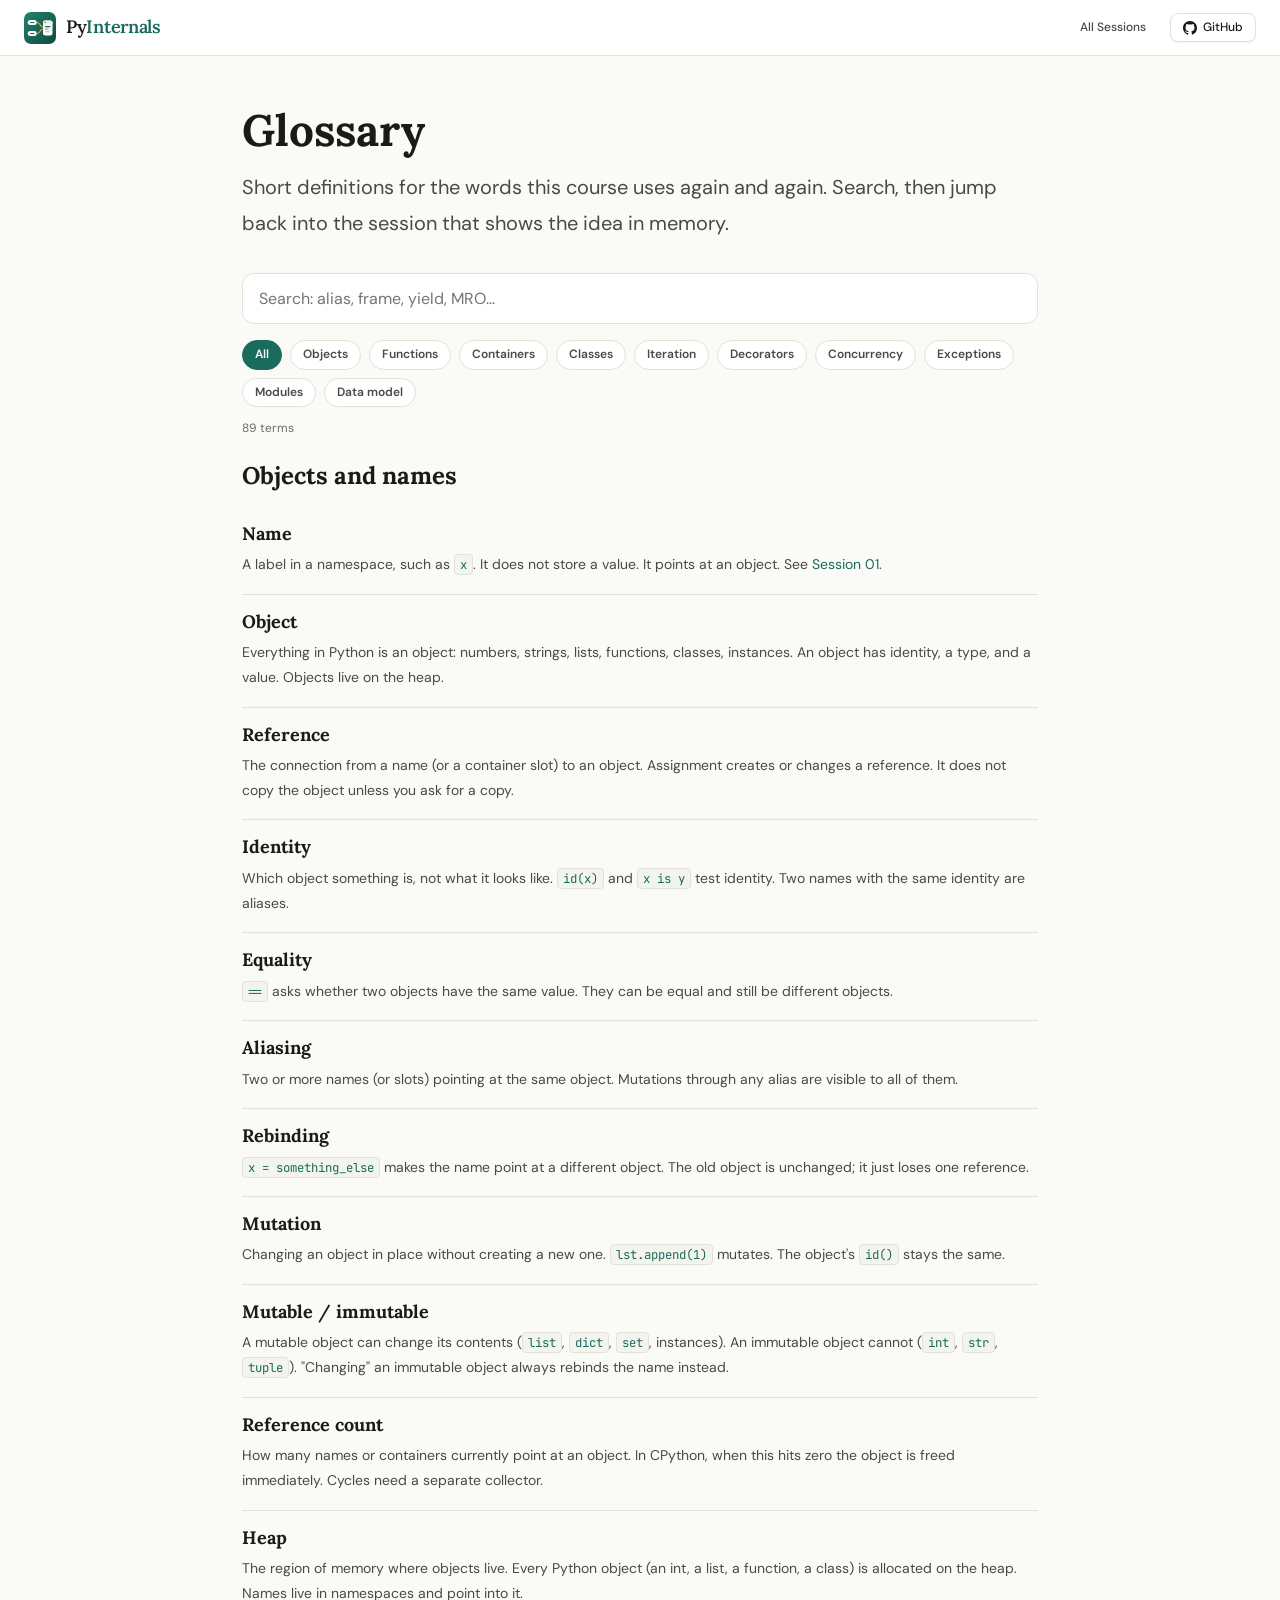
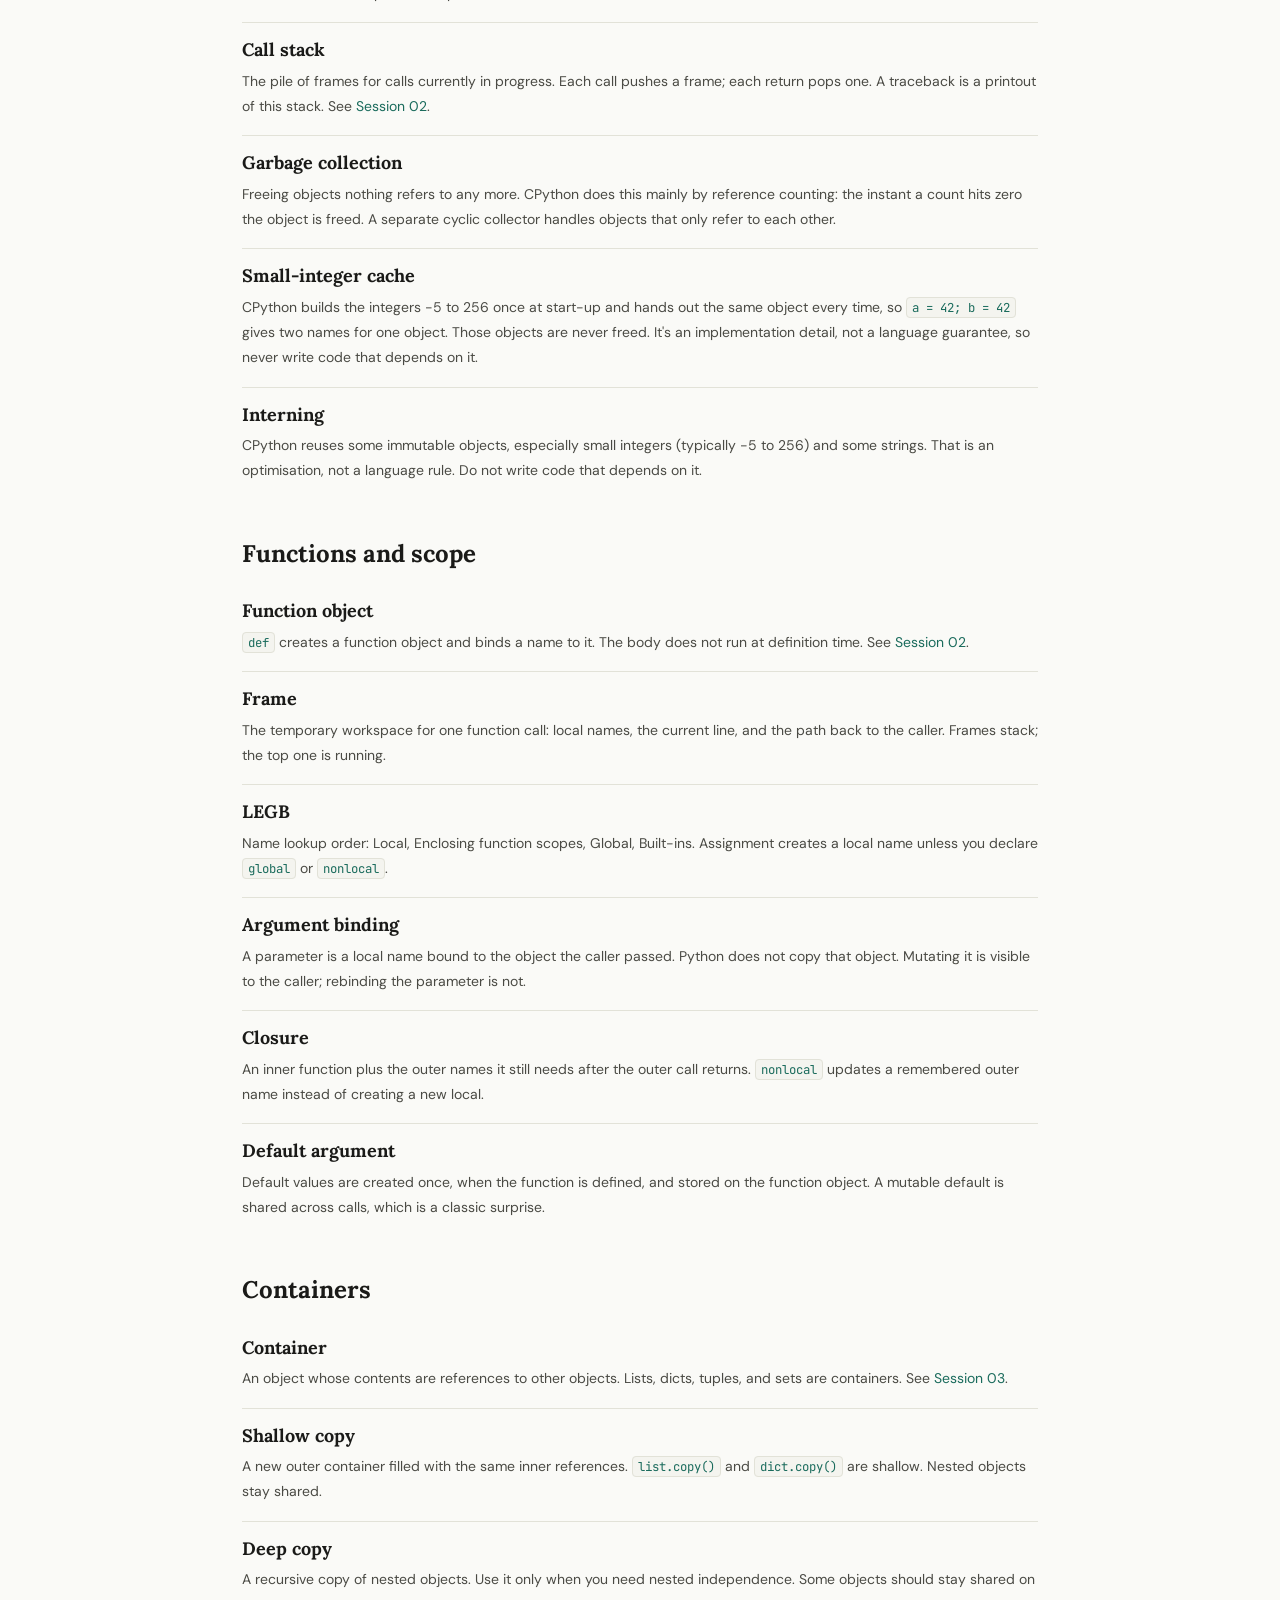
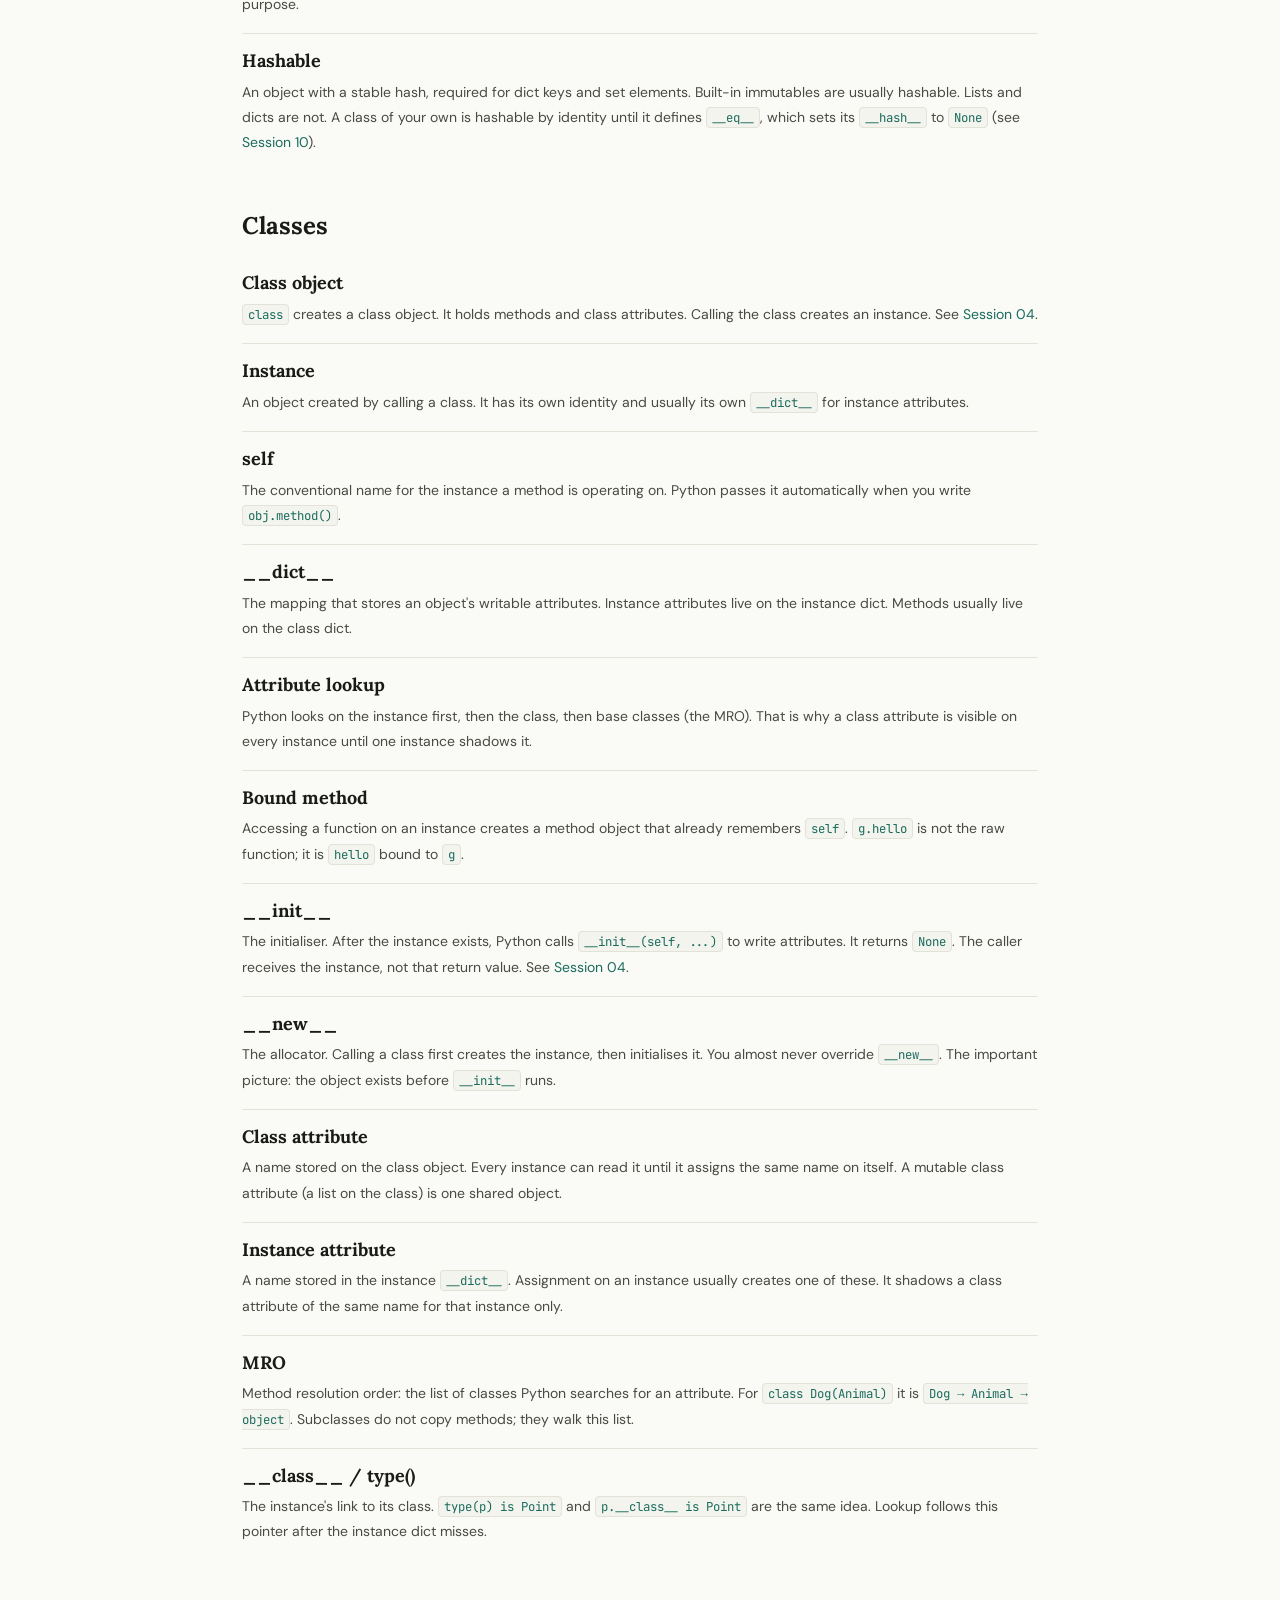
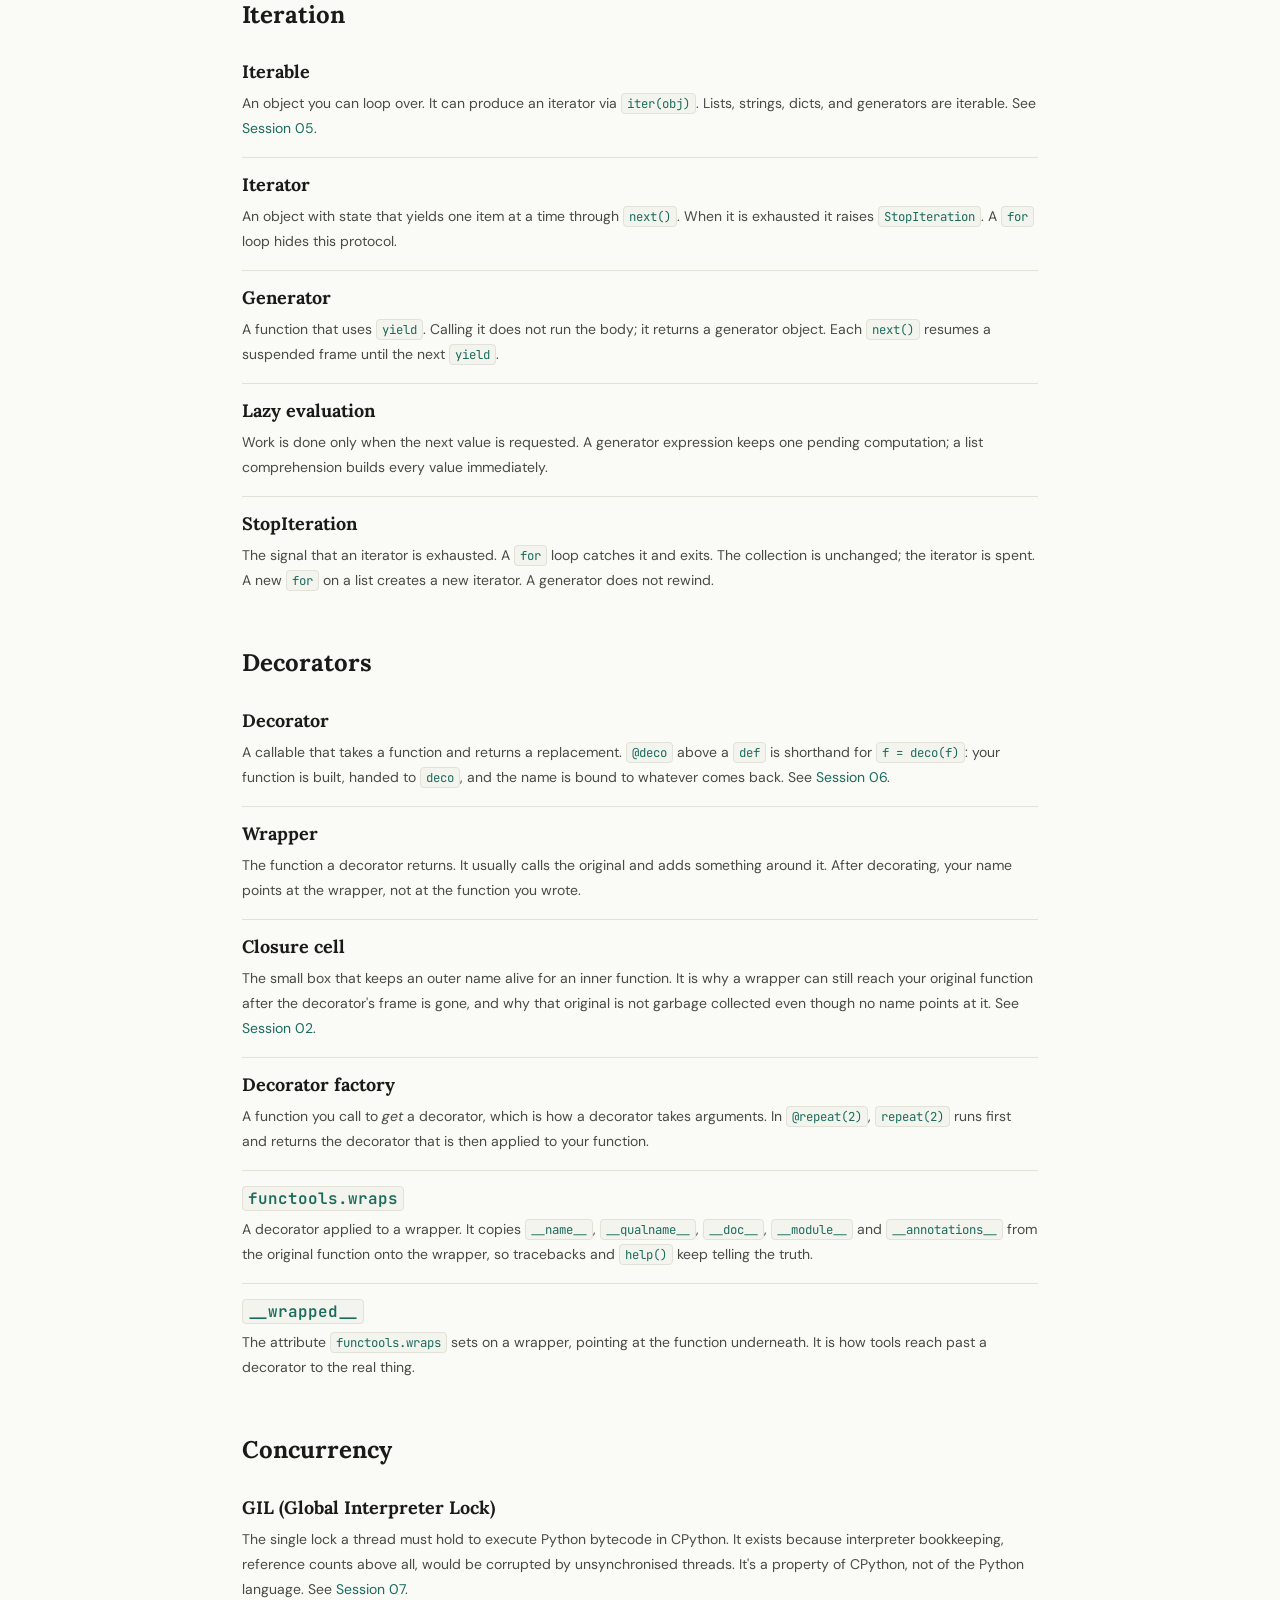
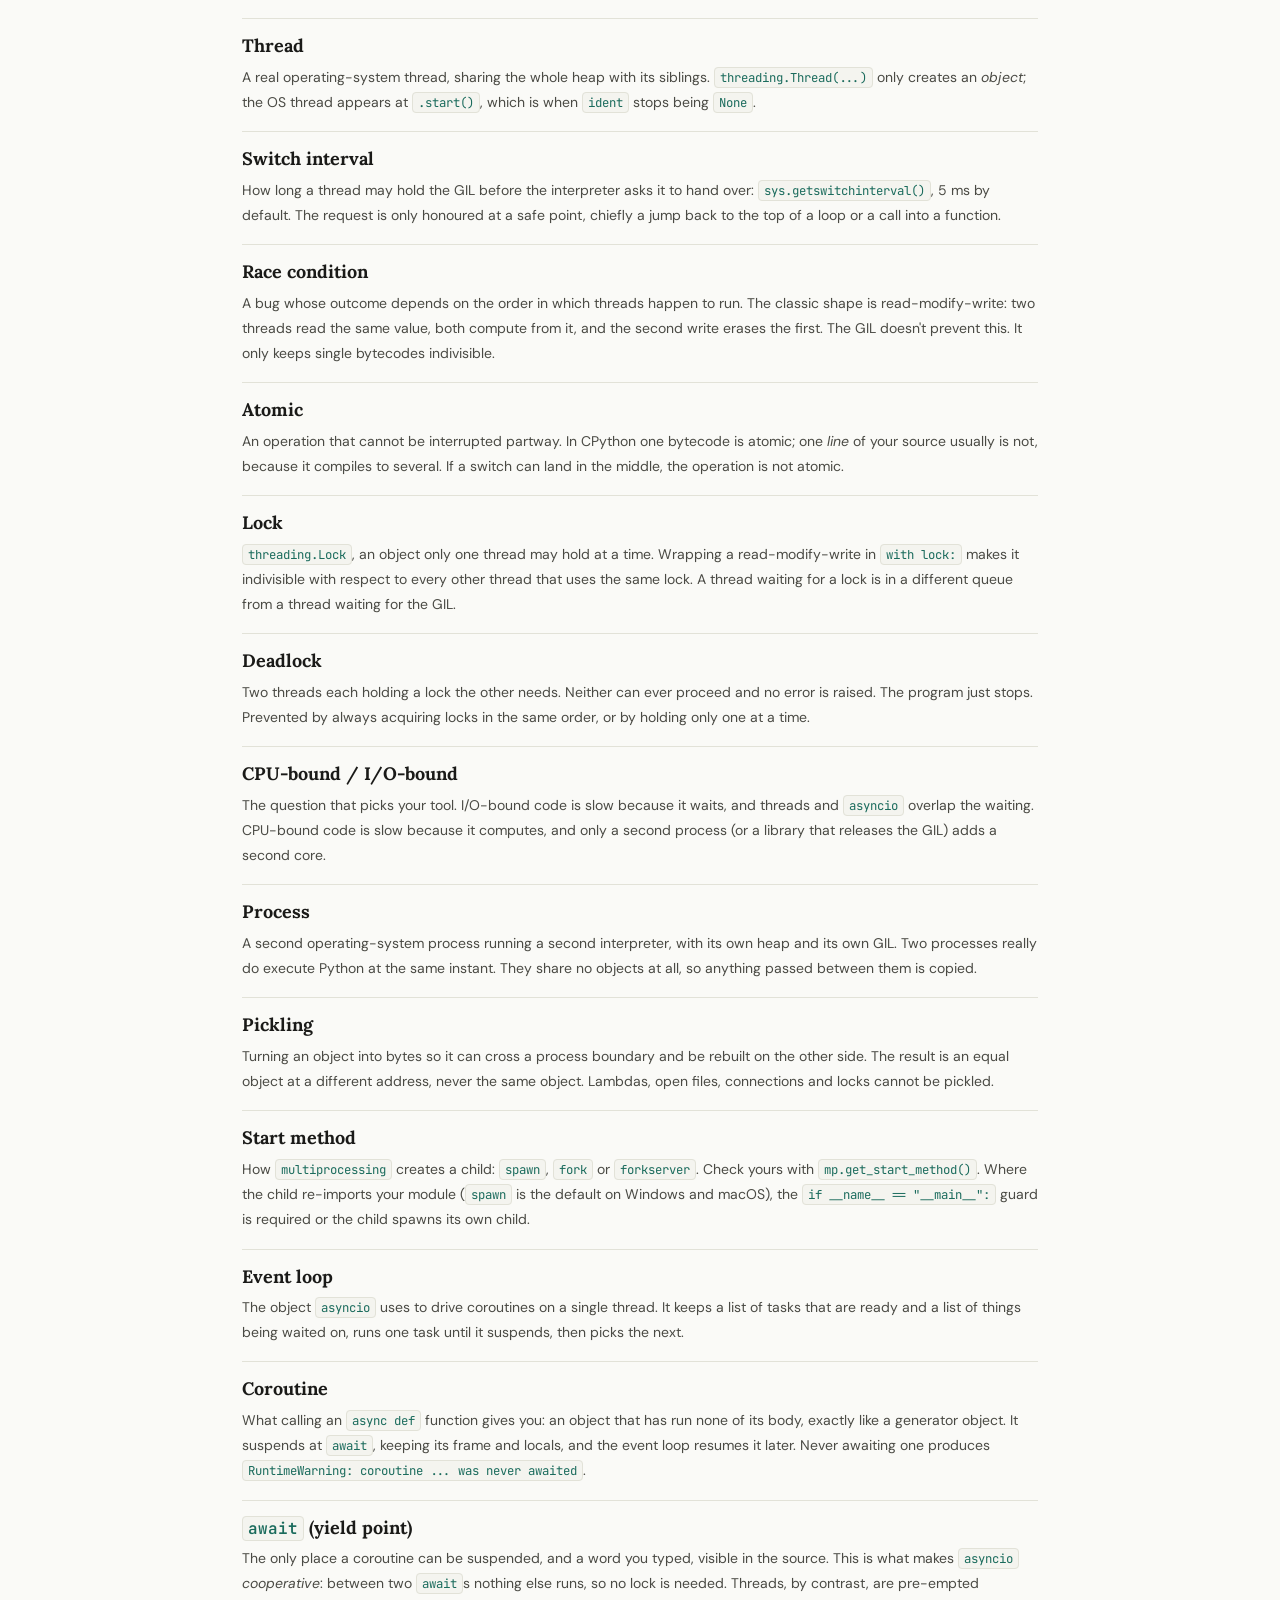
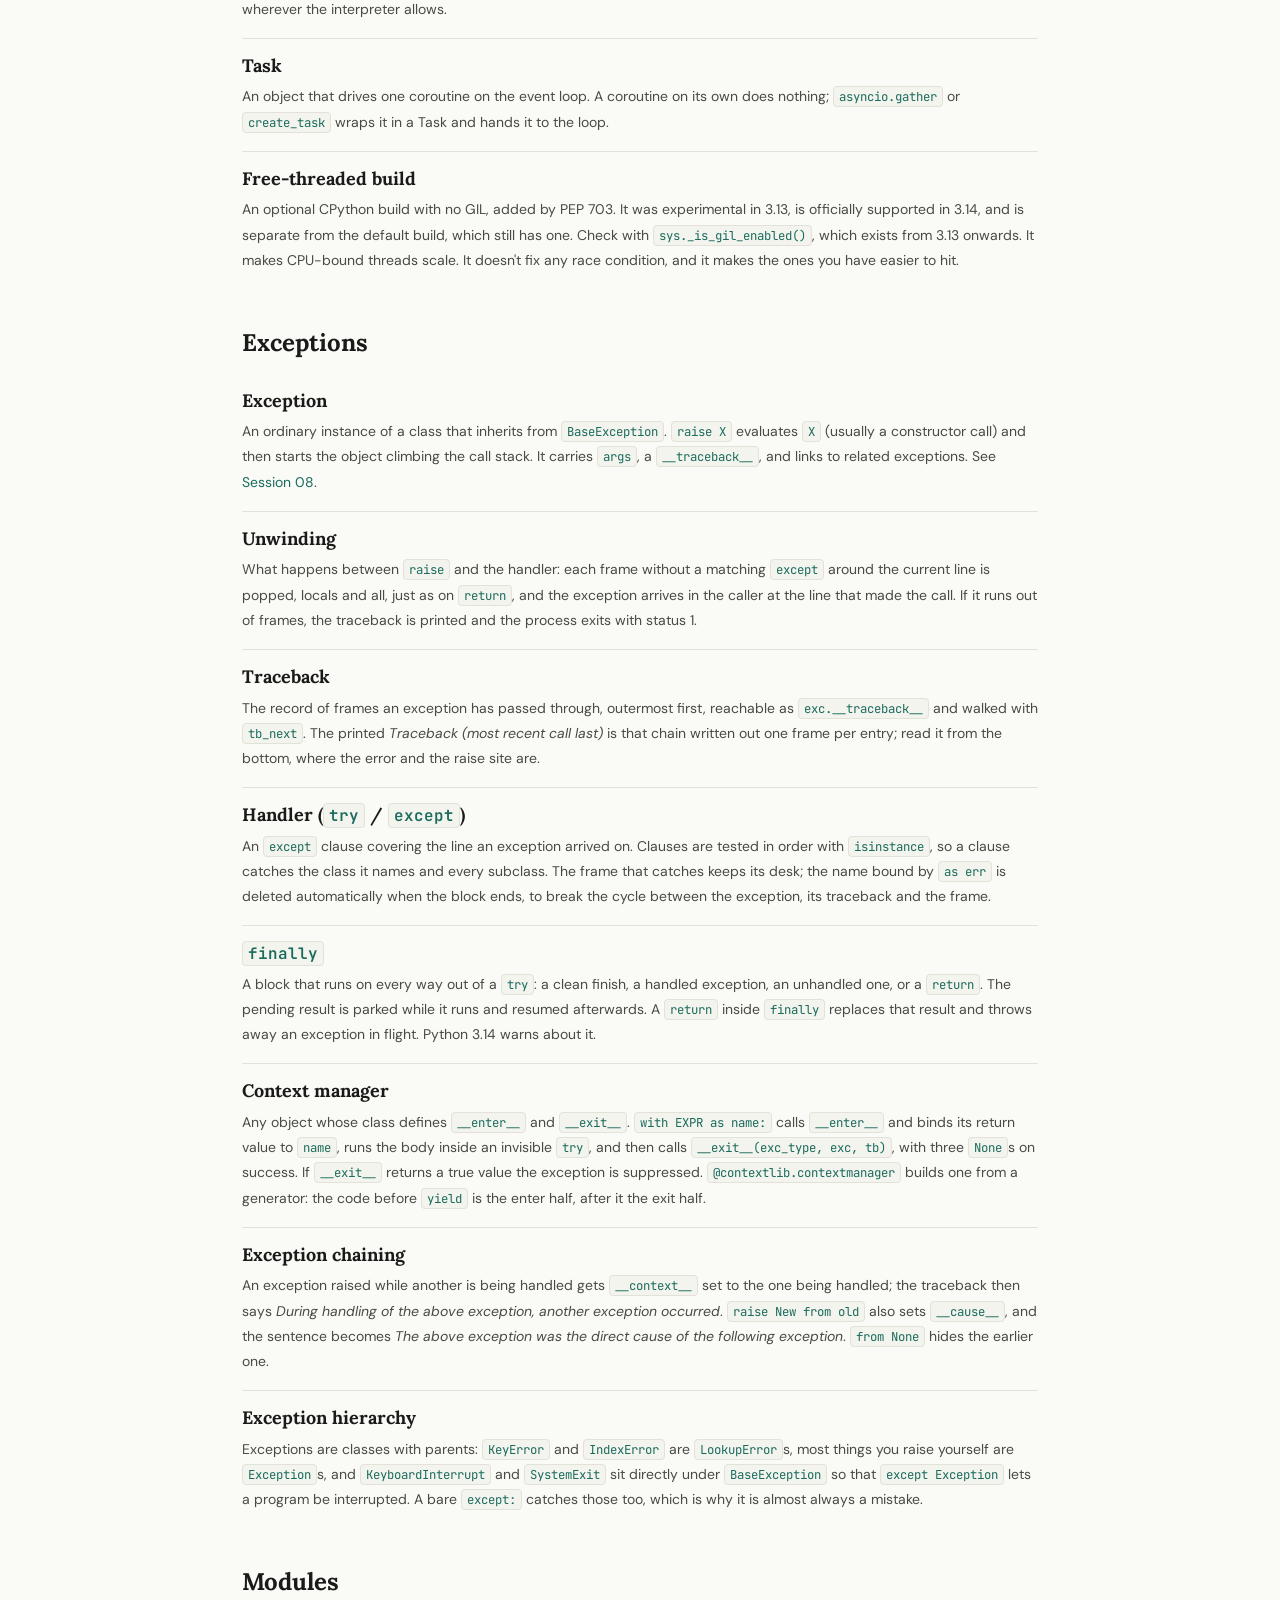
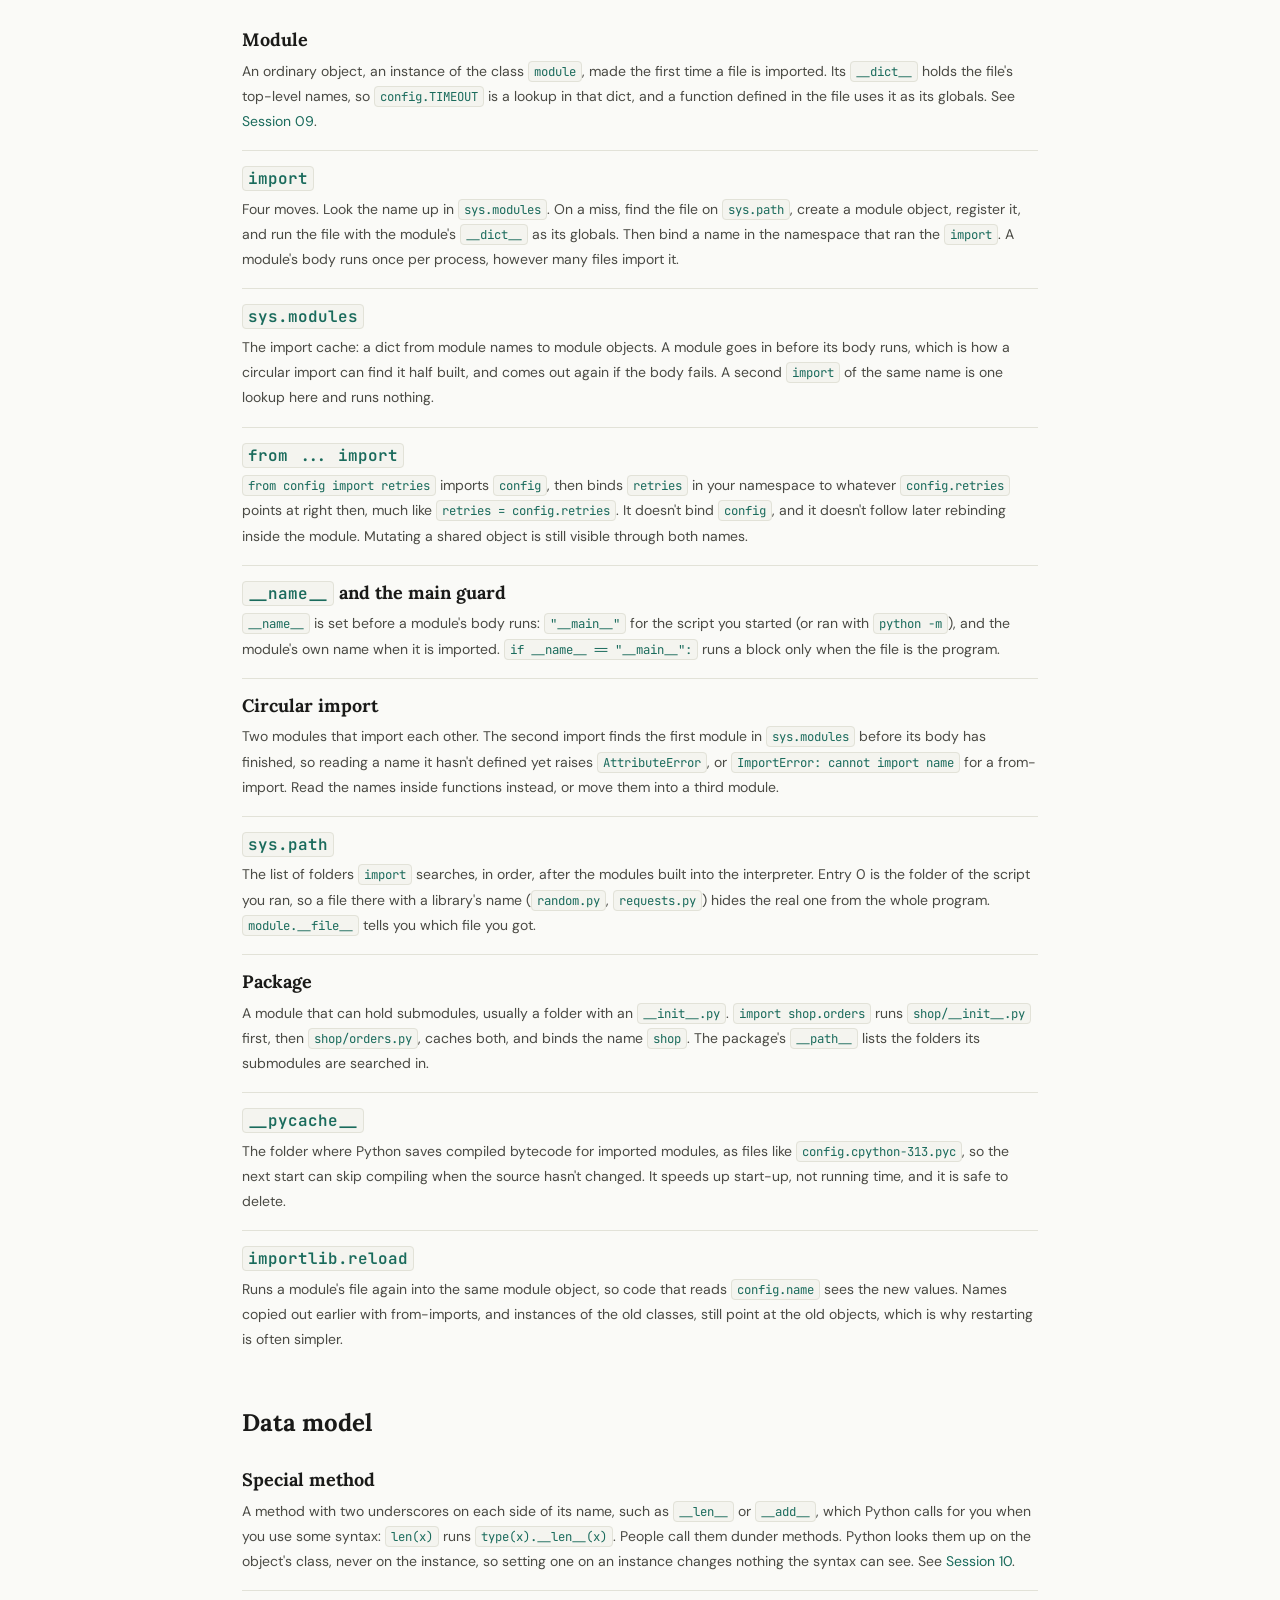
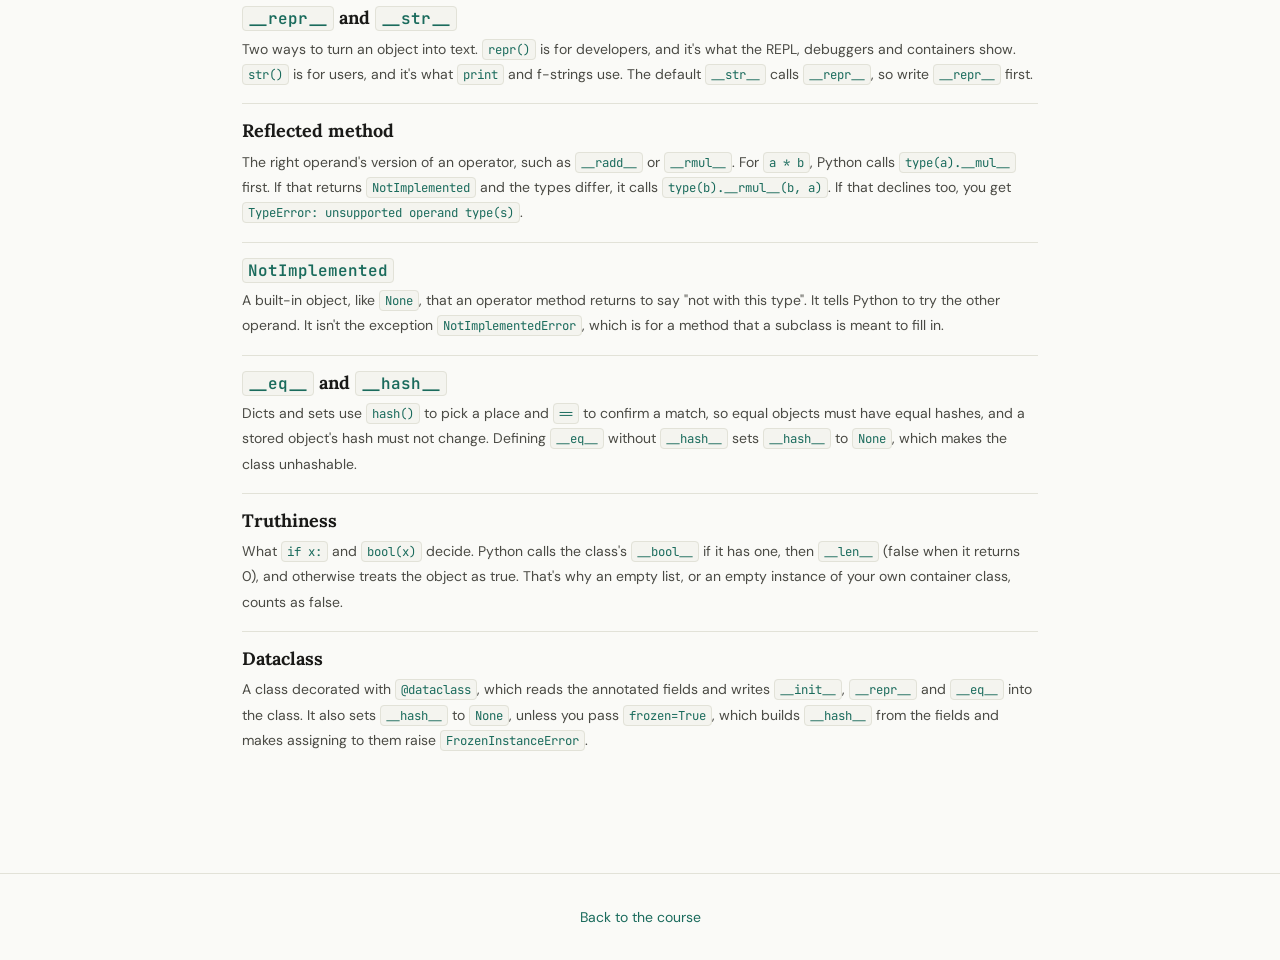
<file: glossary.html>
<!DOCTYPE html>
<html lang="en">
<head>
  <meta charset="UTF-8" />
  <meta name="viewport" content="width=device-width, initial-scale=1.0" />
  <title>Python Internals Glossary: Names, Frames, Refcounts, GIL</title>
  <meta name="description" content="Plain-English definitions for the words you meet while learning how Python works: names, objects, frames, closures, generators, decorators, the GIL, exceptions and modules." />
  <meta name="theme-color" content="#1A6B5C" />
  <link rel="icon" type="image/svg+xml" href="assets/images/logo.svg" />
  <link rel="icon" type="image/png" sizes="512x512" href="assets/images/icon-512.png" />
  <link rel="apple-touch-icon" href="assets/images/apple-touch-icon.png" />
  <link rel="stylesheet" href="assets/css/base.css" />
  <link rel="stylesheet" href="assets/css/layout.css" />
  <link rel="stylesheet" href="assets/css/components.css" />
  <link rel="stylesheet" href="assets/css/animations.css" />
  <style>
    .glossary {
      max-width: 860px;
      margin: 0 auto;
      padding: var(--sp-12) var(--sp-8) var(--sp-16);
    }
    .glossary h1 {
      font-size: clamp(2rem, 4vw, 2.75rem);
      margin-bottom: var(--sp-3);
    }
    .glossary__lead {
      color: var(--clr-text-2);
      font-size: var(--fs-lg);
      line-height: var(--lh-loose);
      margin-bottom: var(--sp-8);
    }
    .glossary__search {
      width: 100%;
      padding: var(--sp-3) var(--sp-4);
      border: 1.5px solid var(--clr-border);
      border-radius: var(--radius-lg);
      background: var(--clr-surface);
      margin-bottom: var(--sp-8);
    }
    .glossary__search:focus {
      outline: 2px solid var(--clr-accent);
      outline-offset: 2px;
    }
    .glossary-group { margin-bottom: var(--sp-10); }
    .glossary-group h2 {
      font-size: var(--fs-xl);
      margin-bottom: var(--sp-4);
    }
    .term {
      padding: var(--sp-4) 0;
      border-bottom: 1px solid var(--clr-border);
    }
    .term:last-child { border-bottom: none; }
    .term h3 {
      font-size: var(--fs-md);
      margin-bottom: var(--sp-2);
    }
    .term p {
      color: var(--clr-text-2);
      font-size: var(--fs-sm);
      line-height: var(--lh-loose);
      margin: 0;
    }
    .term a { color: var(--clr-accent); }
    .term.is-hidden { display: none; }
    .term.is-target {
      outline: 2px solid var(--clr-accent);
      outline-offset: 6px;
      border-radius: var(--radius-md);
    }
    .glossary-empty {
      display: none;
      color: var(--clr-text-3);
      font-size: var(--fs-sm);
    }
    .glossary-filters {
      display: flex;
      flex-wrap: wrap;
      gap: var(--sp-2);
      margin: calc(var(--sp-4) * -1) 0 var(--sp-8);
    }
    .glossary-filter {
      padding: var(--sp-1) var(--sp-3);
      border-radius: var(--radius-full);
      border: 1.5px solid var(--clr-border);
      background: var(--clr-surface);
      font-size: var(--fs-xs);
      font-weight: 600;
      color: var(--clr-text-2);
      cursor: pointer;
    }
    .glossary-filter.is-active {
      background: var(--clr-accent);
      border-color: var(--clr-accent);
      color: white;
    }
    .glossary-count {
      font-size: var(--fs-xs);
      color: var(--clr-text-3);
      margin: calc(var(--sp-5) * -1) 0 var(--sp-6);
    }
    .term { scroll-margin-top: 80px; }
    @media (max-width: 640px) {
      .glossary { padding: var(--sp-8) var(--sp-5) var(--sp-12); }
      .glossary__lead { font-size: var(--fs-md); margin-bottom: var(--sp-6); }
      .glossary-filter { min-height: 36px; padding: var(--sp-1) var(--sp-4); }
    }
    .footer {
      text-align: center;
      padding: var(--sp-8);
      font-size: var(--fs-sm);
      color: var(--clr-text-3);
      border-top: 1px solid var(--clr-border);
    }
    .footer a { color: var(--clr-accent); }
  </style>
  <!-- seo:head -->
  <link rel="canonical" href="https://inboxpraveen.github.io/Py-Internals/glossary.html" />
  <meta name="robots" content="index, follow, max-image-preview:large" />
  <meta name="author" content="Praveen Kumar" />
  <meta property="og:type" content="website" />
  <meta property="og:site_name" content="Py Internals" />
  <meta property="og:locale" content="en_GB" />
  <meta property="og:url" content="https://inboxpraveen.github.io/Py-Internals/glossary.html" />
  <meta property="og:title" content="Py Internals Glossary" />
  <meta property="og:description" content="Plain-English definitions for the words you meet while learning how Python works: names, objects, frames, closures, generators, decorators, the GIL, exceptions and modules." />
  <meta property="og:image" content="https://inboxpraveen.github.io/Py-Internals/assets/images/og/glossary.png" />
  <meta property="og:image:width" content="1200" />
  <meta property="og:image:height" content="630" />
  <meta property="og:image:alt" content="Py Internals Glossary on Py Internals" />
  <meta name="twitter:card" content="summary_large_image" />
  <meta name="twitter:title" content="Py Internals Glossary" />
  <meta name="twitter:description" content="Plain-English definitions for the words you meet while learning how Python works: names, objects, frames, closures, generators, decorators, the GIL, exceptions and modules." />
  <meta name="twitter:image" content="https://inboxpraveen.github.io/Py-Internals/assets/images/og/glossary.png" />
  <link rel="alternate" type="application/atom+xml" title="Py Internals sessions" href="https://inboxpraveen.github.io/Py-Internals/feed.xml" />
  <link rel="manifest" href="https://inboxpraveen.github.io/Py-Internals/manifest.webmanifest" />
  <script type="application/ld+json">
{
  "@context": "https://schema.org",
  "@graph": [
    {
      "@type": "DefinedTermSet",
      "@id": "https://inboxpraveen.github.io/Py-Internals/glossary.html",
      "name": "Py Internals Glossary",
      "description": "Plain-English definitions for the words you meet while learning how Python works: names, objects, frames, closures, generators, decorators, the GIL, exceptions and modules.",
      "url": "https://inboxpraveen.github.io/Py-Internals/glossary.html",
      "hasDefinedTerm": [
        {
          "@type": "DefinedTerm",
          "name": "Name",
          "description": "A label in a namespace, such as x. It does not store a value. It points at an object. See Session 01.",
          "url": "https://inboxpraveen.github.io/Py-Internals/glossary.html#name",
          "inDefinedTermSet": "https://inboxpraveen.github.io/Py-Internals/glossary.html"
        },
        {
          "@type": "DefinedTerm",
          "name": "Object",
          "description": "Everything in Python is an object: numbers, strings, lists, functions, classes, instances. An object has identity, a type, and a value. Objects live on the heap.",
          "url": "https://inboxpraveen.github.io/Py-Internals/glossary.html#object",
          "inDefinedTermSet": "https://inboxpraveen.github.io/Py-Internals/glossary.html"
        },
        {
          "@type": "DefinedTerm",
          "name": "Reference",
          "description": "The connection from a name (or a container slot) to an object. Assignment creates or changes a reference. It does not copy the object unless you ask for a copy.",
          "url": "https://inboxpraveen.github.io/Py-Internals/glossary.html#reference",
          "inDefinedTermSet": "https://inboxpraveen.github.io/Py-Internals/glossary.html"
        },
        {
          "@type": "DefinedTerm",
          "name": "Identity",
          "description": "Which object something is, not what it looks like. id(x) and x is y test identity. Two names with the same identity are aliases.",
          "url": "https://inboxpraveen.github.io/Py-Internals/glossary.html#identity",
          "inDefinedTermSet": "https://inboxpraveen.github.io/Py-Internals/glossary.html"
        },
        {
          "@type": "DefinedTerm",
          "name": "Equality",
          "description": "== asks whether two objects have the same value. They can be equal and still be different objects.",
          "url": "https://inboxpraveen.github.io/Py-Internals/glossary.html#equality",
          "inDefinedTermSet": "https://inboxpraveen.github.io/Py-Internals/glossary.html"
        },
        {
          "@type": "DefinedTerm",
          "name": "Aliasing",
          "description": "Two or more names (or slots) pointing at the same object. Mutations through any alias are visible to all of them.",
          "url": "https://inboxpraveen.github.io/Py-Internals/glossary.html#aliasing",
          "inDefinedTermSet": "https://inboxpraveen.github.io/Py-Internals/glossary.html"
        },
        {
          "@type": "DefinedTerm",
          "name": "Rebinding",
          "description": "x = something_else makes the name point at a different object. The old object is unchanged; it just loses one reference.",
          "url": "https://inboxpraveen.github.io/Py-Internals/glossary.html#rebinding",
          "inDefinedTermSet": "https://inboxpraveen.github.io/Py-Internals/glossary.html"
        },
        {
          "@type": "DefinedTerm",
          "name": "Mutation",
          "description": "Changing an object in place without creating a new one. lst.append(1) mutates. The object's id() stays the same.",
          "url": "https://inboxpraveen.github.io/Py-Internals/glossary.html#mutation",
          "inDefinedTermSet": "https://inboxpraveen.github.io/Py-Internals/glossary.html"
        },
        {
          "@type": "DefinedTerm",
          "name": "Mutable / immutable",
          "description": "A mutable object can change its contents (list, dict, set, instances). An immutable object cannot (int, str, tuple). \"Changing\" an immutable object always rebinds the name instead.",
          "url": "https://inboxpraveen.github.io/Py-Internals/glossary.html#mutable",
          "inDefinedTermSet": "https://inboxpraveen.github.io/Py-Internals/glossary.html"
        },
        {
          "@type": "DefinedTerm",
          "name": "Reference count",
          "description": "How many names or containers currently point at an object. In CPython, when this hits zero the object is freed immediately. Cycles need a separate collector.",
          "url": "https://inboxpraveen.github.io/Py-Internals/glossary.html#refcount",
          "inDefinedTermSet": "https://inboxpraveen.github.io/Py-Internals/glossary.html"
        },
        {
          "@type": "DefinedTerm",
          "name": "Heap",
          "description": "The region of memory where objects live. Every Python object (an int, a list, a function, a class) is allocated on the heap. Names live in namespaces and point into it.",
          "url": "https://inboxpraveen.github.io/Py-Internals/glossary.html#heap",
          "inDefinedTermSet": "https://inboxpraveen.github.io/Py-Internals/glossary.html"
        },
        {
          "@type": "DefinedTerm",
          "name": "Call stack",
          "description": "The pile of frames for calls currently in progress. Each call pushes a frame; each return pops one. A traceback is a printout of this stack. See Session 02.",
          "url": "https://inboxpraveen.github.io/Py-Internals/glossary.html#call-stack",
          "inDefinedTermSet": "https://inboxpraveen.github.io/Py-Internals/glossary.html"
        },
        {
          "@type": "DefinedTerm",
          "name": "Garbage collection",
          "description": "Freeing objects nothing refers to any more. CPython does this mainly by reference counting: the instant a count hits zero the object is freed. A separate cyclic collector handles objects that only refer to each other.",
          "url": "https://inboxpraveen.github.io/Py-Internals/glossary.html#garbage-collection",
          "inDefinedTermSet": "https://inboxpraveen.github.io/Py-Internals/glossary.html"
        },
        {
          "@type": "DefinedTerm",
          "name": "Small-integer cache",
          "description": "CPython builds the integers -5 to 256 once at start-up and hands out the same object every time, so a = 42; b = 42 gives two names for one object. Those objects are never freed. It's an implementation detail, not a language guarantee, so never write code that depends on it.",
          "url": "https://inboxpraveen.github.io/Py-Internals/glossary.html#small-int-cache",
          "inDefinedTermSet": "https://inboxpraveen.github.io/Py-Internals/glossary.html"
        },
        {
          "@type": "DefinedTerm",
          "name": "Interning",
          "description": "CPython reuses some immutable objects, especially small integers (typically -5 to 256) and some strings. That is an optimisation, not a language rule. Do not write code that depends on it.",
          "url": "https://inboxpraveen.github.io/Py-Internals/glossary.html#interning",
          "inDefinedTermSet": "https://inboxpraveen.github.io/Py-Internals/glossary.html"
        },
        {
          "@type": "DefinedTerm",
          "name": "Function object",
          "description": "def creates a function object and binds a name to it. The body does not run at definition time. See Session 02.",
          "url": "https://inboxpraveen.github.io/Py-Internals/glossary.html#function",
          "inDefinedTermSet": "https://inboxpraveen.github.io/Py-Internals/glossary.html"
        },
        {
          "@type": "DefinedTerm",
          "name": "Frame",
          "description": "The temporary workspace for one function call: local names, the current line, and the path back to the caller. Frames stack; the top one is running.",
          "url": "https://inboxpraveen.github.io/Py-Internals/glossary.html#frame",
          "inDefinedTermSet": "https://inboxpraveen.github.io/Py-Internals/glossary.html"
        },
        {
          "@type": "DefinedTerm",
          "name": "LEGB",
          "description": "Name lookup order: Local, Enclosing function scopes, Global, Built-ins. Assignment creates a local name unless you declare global or nonlocal.",
          "url": "https://inboxpraveen.github.io/Py-Internals/glossary.html#legb",
          "inDefinedTermSet": "https://inboxpraveen.github.io/Py-Internals/glossary.html"
        },
        {
          "@type": "DefinedTerm",
          "name": "Argument binding",
          "description": "A parameter is a local name bound to the object the caller passed. Python does not copy that object. Mutating it is visible to the caller; rebinding the parameter is not.",
          "url": "https://inboxpraveen.github.io/Py-Internals/glossary.html#argument",
          "inDefinedTermSet": "https://inboxpraveen.github.io/Py-Internals/glossary.html"
        },
        {
          "@type": "DefinedTerm",
          "name": "Closure",
          "description": "An inner function plus the outer names it still needs after the outer call returns. nonlocal updates a remembered outer name instead of creating a new local.",
          "url": "https://inboxpraveen.github.io/Py-Internals/glossary.html#closure",
          "inDefinedTermSet": "https://inboxpraveen.github.io/Py-Internals/glossary.html"
        },
        {
          "@type": "DefinedTerm",
          "name": "Default argument",
          "description": "Default values are created once, when the function is defined, and stored on the function object. A mutable default is shared across calls, which is a classic surprise.",
          "url": "https://inboxpraveen.github.io/Py-Internals/glossary.html#default",
          "inDefinedTermSet": "https://inboxpraveen.github.io/Py-Internals/glossary.html"
        },
        {
          "@type": "DefinedTerm",
          "name": "Container",
          "description": "An object whose contents are references to other objects. Lists, dicts, tuples, and sets are containers. See Session 03.",
          "url": "https://inboxpraveen.github.io/Py-Internals/glossary.html#container",
          "inDefinedTermSet": "https://inboxpraveen.github.io/Py-Internals/glossary.html"
        },
        {
          "@type": "DefinedTerm",
          "name": "Shallow copy",
          "description": "A new outer container filled with the same inner references. list.copy() and dict.copy() are shallow. Nested objects stay shared.",
          "url": "https://inboxpraveen.github.io/Py-Internals/glossary.html#shallow-copy",
          "inDefinedTermSet": "https://inboxpraveen.github.io/Py-Internals/glossary.html"
        },
        {
          "@type": "DefinedTerm",
          "name": "Deep copy",
          "description": "A recursive copy of nested objects. Use it only when you need nested independence. Some objects should stay shared on purpose.",
          "url": "https://inboxpraveen.github.io/Py-Internals/glossary.html#deep-copy",
          "inDefinedTermSet": "https://inboxpraveen.github.io/Py-Internals/glossary.html"
        },
        {
          "@type": "DefinedTerm",
          "name": "Hashable",
          "description": "An object with a stable hash, required for dict keys and set elements. Built-in immutables are usually hashable. Lists and dicts are not. A class of your own is hashable by identity until it defines __eq__, which sets its __hash__ to None (see Session 10).",
          "url": "https://inboxpraveen.github.io/Py-Internals/glossary.html#hashable",
          "inDefinedTermSet": "https://inboxpraveen.github.io/Py-Internals/glossary.html"
        },
        {
          "@type": "DefinedTerm",
          "name": "Class object",
          "description": "class creates a class object. It holds methods and class attributes. Calling the class creates an instance. See Session 04.",
          "url": "https://inboxpraveen.github.io/Py-Internals/glossary.html#class",
          "inDefinedTermSet": "https://inboxpraveen.github.io/Py-Internals/glossary.html"
        },
        {
          "@type": "DefinedTerm",
          "name": "Instance",
          "description": "An object created by calling a class. It has its own identity and usually its own __dict__ for instance attributes.",
          "url": "https://inboxpraveen.github.io/Py-Internals/glossary.html#instance",
          "inDefinedTermSet": "https://inboxpraveen.github.io/Py-Internals/glossary.html"
        },
        {
          "@type": "DefinedTerm",
          "name": "self",
          "description": "The conventional name for the instance a method is operating on. Python passes it automatically when you write obj.method().",
          "url": "https://inboxpraveen.github.io/Py-Internals/glossary.html#self",
          "inDefinedTermSet": "https://inboxpraveen.github.io/Py-Internals/glossary.html"
        },
        {
          "@type": "DefinedTerm",
          "name": "__dict__",
          "description": "The mapping that stores an object's writable attributes. Instance attributes live on the instance dict. Methods usually live on the class dict.",
          "url": "https://inboxpraveen.github.io/Py-Internals/glossary.html#dict",
          "inDefinedTermSet": "https://inboxpraveen.github.io/Py-Internals/glossary.html"
        },
        {
          "@type": "DefinedTerm",
          "name": "Attribute lookup",
          "description": "Python looks on the instance first, then the class, then base classes (the MRO). That is why a class attribute is visible on every instance until one instance shadows it.",
          "url": "https://inboxpraveen.github.io/Py-Internals/glossary.html#lookup",
          "inDefinedTermSet": "https://inboxpraveen.github.io/Py-Internals/glossary.html"
        },
        {
          "@type": "DefinedTerm",
          "name": "Bound method",
          "description": "Accessing a function on an instance creates a method object that already remembers self. g.hello is not the raw function; it is hello bound to g.",
          "url": "https://inboxpraveen.github.io/Py-Internals/glossary.html#bound-method",
          "inDefinedTermSet": "https://inboxpraveen.github.io/Py-Internals/glossary.html"
        },
        {
          "@type": "DefinedTerm",
          "name": "__init__",
          "description": "The initialiser. After the instance exists, Python calls __init__(self, ...) to write attributes. It returns None. The caller receives the instance, not that return value. See Session 04.",
          "url": "https://inboxpraveen.github.io/Py-Internals/glossary.html#init",
          "inDefinedTermSet": "https://inboxpraveen.github.io/Py-Internals/glossary.html"
        },
        {
          "@type": "DefinedTerm",
          "name": "__new__",
          "description": "The allocator. Calling a class first creates the instance, then initialises it. You almost never override __new__. The important picture: the object exists before __init__ runs.",
          "url": "https://inboxpraveen.github.io/Py-Internals/glossary.html#new",
          "inDefinedTermSet": "https://inboxpraveen.github.io/Py-Internals/glossary.html"
        },
        {
          "@type": "DefinedTerm",
          "name": "Class attribute",
          "description": "A name stored on the class object. Every instance can read it until it assigns the same name on itself. A mutable class attribute (a list on the class) is one shared object.",
          "url": "https://inboxpraveen.github.io/Py-Internals/glossary.html#class-attr",
          "inDefinedTermSet": "https://inboxpraveen.github.io/Py-Internals/glossary.html"
        },
        {
          "@type": "DefinedTerm",
          "name": "Instance attribute",
          "description": "A name stored in the instance __dict__. Assignment on an instance usually creates one of these. It shadows a class attribute of the same name for that instance only.",
          "url": "https://inboxpraveen.github.io/Py-Internals/glossary.html#instance-attr",
          "inDefinedTermSet": "https://inboxpraveen.github.io/Py-Internals/glossary.html"
        },
        {
          "@type": "DefinedTerm",
          "name": "MRO",
          "description": "Method resolution order: the list of classes Python searches for an attribute. For class Dog(Animal) it is Dog → Animal → object. Subclasses do not copy methods; they walk this list.",
          "url": "https://inboxpraveen.github.io/Py-Internals/glossary.html#mro",
          "inDefinedTermSet": "https://inboxpraveen.github.io/Py-Internals/glossary.html"
        },
        {
          "@type": "DefinedTerm",
          "name": "__class__ / type()",
          "description": "The instance's link to its class. type(p) is Point and p.__class__ is Point are the same idea. Lookup follows this pointer after the instance dict misses.",
          "url": "https://inboxpraveen.github.io/Py-Internals/glossary.html#class-link",
          "inDefinedTermSet": "https://inboxpraveen.github.io/Py-Internals/glossary.html"
        },
        {
          "@type": "DefinedTerm",
          "name": "Iterable",
          "description": "An object you can loop over. It can produce an iterator via iter(obj). Lists, strings, dicts, and generators are iterable. See Session 05.",
          "url": "https://inboxpraveen.github.io/Py-Internals/glossary.html#iterable",
          "inDefinedTermSet": "https://inboxpraveen.github.io/Py-Internals/glossary.html"
        },
        {
          "@type": "DefinedTerm",
          "name": "Iterator",
          "description": "An object with state that yields one item at a time through next(). When it is exhausted it raises StopIteration. A for loop hides this protocol.",
          "url": "https://inboxpraveen.github.io/Py-Internals/glossary.html#iterator",
          "inDefinedTermSet": "https://inboxpraveen.github.io/Py-Internals/glossary.html"
        },
        {
          "@type": "DefinedTerm",
          "name": "Generator",
          "description": "A function that uses yield. Calling it does not run the body; it returns a generator object. Each next() resumes a suspended frame until the next yield.",
          "url": "https://inboxpraveen.github.io/Py-Internals/glossary.html#generator",
          "inDefinedTermSet": "https://inboxpraveen.github.io/Py-Internals/glossary.html"
        },
        {
          "@type": "DefinedTerm",
          "name": "Lazy evaluation",
          "description": "Work is done only when the next value is requested. A generator expression keeps one pending computation; a list comprehension builds every value immediately.",
          "url": "https://inboxpraveen.github.io/Py-Internals/glossary.html#lazy",
          "inDefinedTermSet": "https://inboxpraveen.github.io/Py-Internals/glossary.html"
        },
        {
          "@type": "DefinedTerm",
          "name": "StopIteration",
          "description": "The signal that an iterator is exhausted. A for loop catches it and exits. The collection is unchanged; the iterator is spent. A new for on a list creates a new iterator. A generator does not rewind.",
          "url": "https://inboxpraveen.github.io/Py-Internals/glossary.html#stopiteration",
          "inDefinedTermSet": "https://inboxpraveen.github.io/Py-Internals/glossary.html"
        },
        {
          "@type": "DefinedTerm",
          "name": "Decorator",
          "description": "A callable that takes a function and returns a replacement. @deco above a def is shorthand for f = deco(f): your function is built, handed to deco, and the name is bound to whatever comes back. See Session 06.",
          "url": "https://inboxpraveen.github.io/Py-Internals/glossary.html#decorator",
          "inDefinedTermSet": "https://inboxpraveen.github.io/Py-Internals/glossary.html"
        },
        {
          "@type": "DefinedTerm",
          "name": "Wrapper",
          "description": "The function a decorator returns. It usually calls the original and adds something around it. After decorating, your name points at the wrapper, not at the function you wrote.",
          "url": "https://inboxpraveen.github.io/Py-Internals/glossary.html#wrapper",
          "inDefinedTermSet": "https://inboxpraveen.github.io/Py-Internals/glossary.html"
        },
        {
          "@type": "DefinedTerm",
          "name": "Closure cell",
          "description": "The small box that keeps an outer name alive for an inner function. It is why a wrapper can still reach your original function after the decorator's frame is gone, and why that original is not garbage collected even though no name points at it. See Session 02.",
          "url": "https://inboxpraveen.github.io/Py-Internals/glossary.html#closure-cell",
          "inDefinedTermSet": "https://inboxpraveen.github.io/Py-Internals/glossary.html"
        },
        {
          "@type": "DefinedTerm",
          "name": "Decorator factory",
          "description": "A function you call to get a decorator, which is how a decorator takes arguments. In @repeat(2), repeat(2) runs first and returns the decorator that is then applied to your function.",
          "url": "https://inboxpraveen.github.io/Py-Internals/glossary.html#decorator-factory",
          "inDefinedTermSet": "https://inboxpraveen.github.io/Py-Internals/glossary.html"
        },
        {
          "@type": "DefinedTerm",
          "name": "functools.wraps",
          "description": "A decorator applied to a wrapper. It copies __name__, __qualname__, __doc__, __module__ and __annotations__ from the original function onto the wrapper, so tracebacks and help() keep telling the truth.",
          "url": "https://inboxpraveen.github.io/Py-Internals/glossary.html#functools-wraps",
          "inDefinedTermSet": "https://inboxpraveen.github.io/Py-Internals/glossary.html"
        },
        {
          "@type": "DefinedTerm",
          "name": "__wrapped__",
          "description": "The attribute functools.wraps sets on a wrapper, pointing at the function underneath. It is how tools reach past a decorator to the real thing.",
          "url": "https://inboxpraveen.github.io/Py-Internals/glossary.html#wrapped",
          "inDefinedTermSet": "https://inboxpraveen.github.io/Py-Internals/glossary.html"
        },
        {
          "@type": "DefinedTerm",
          "name": "GIL (Global Interpreter Lock)",
          "description": "The single lock a thread must hold to execute Python bytecode in CPython. It exists because interpreter bookkeeping, reference counts above all, would be corrupted by unsynchronised threads. It's a property of CPython, not of the Python language. See Session 07.",
          "url": "https://inboxpraveen.github.io/Py-Internals/glossary.html#gil",
          "inDefinedTermSet": "https://inboxpraveen.github.io/Py-Internals/glossary.html"
        },
        {
          "@type": "DefinedTerm",
          "name": "Thread",
          "description": "A real operating-system thread, sharing the whole heap with its siblings. threading.Thread(...) only creates an object; the OS thread appears at .start(), which is when ident stops being None.",
          "url": "https://inboxpraveen.github.io/Py-Internals/glossary.html#thread",
          "inDefinedTermSet": "https://inboxpraveen.github.io/Py-Internals/glossary.html"
        },
        {
          "@type": "DefinedTerm",
          "name": "Switch interval",
          "description": "How long a thread may hold the GIL before the interpreter asks it to hand over: sys.getswitchinterval(), 5 ms by default. The request is only honoured at a safe point, chiefly a jump back to the top of a loop or a call into a function.",
          "url": "https://inboxpraveen.github.io/Py-Internals/glossary.html#switch-interval",
          "inDefinedTermSet": "https://inboxpraveen.github.io/Py-Internals/glossary.html"
        },
        {
          "@type": "DefinedTerm",
          "name": "Race condition",
          "description": "A bug whose outcome depends on the order in which threads happen to run. The classic shape is read-modify-write: two threads read the same value, both compute from it, and the second write erases the first. The GIL doesn't prevent this. It only keeps single bytecodes indivisible.",
          "url": "https://inboxpraveen.github.io/Py-Internals/glossary.html#race-condition",
          "inDefinedTermSet": "https://inboxpraveen.github.io/Py-Internals/glossary.html"
        },
        {
          "@type": "DefinedTerm",
          "name": "Atomic",
          "description": "An operation that cannot be interrupted partway. In CPython one bytecode is atomic; one line of your source usually is not, because it compiles to several. If a switch can land in the middle, the operation is not atomic.",
          "url": "https://inboxpraveen.github.io/Py-Internals/glossary.html#atomic",
          "inDefinedTermSet": "https://inboxpraveen.github.io/Py-Internals/glossary.html"
        },
        {
          "@type": "DefinedTerm",
          "name": "Lock",
          "description": "threading.Lock, an object only one thread may hold at a time. Wrapping a read-modify-write in with lock: makes it indivisible with respect to every other thread that uses the same lock. A thread waiting for a lock is in a different queue from a thread waiting for the GIL.",
          "url": "https://inboxpraveen.github.io/Py-Internals/glossary.html#lock",
          "inDefinedTermSet": "https://inboxpraveen.github.io/Py-Internals/glossary.html"
        },
        {
          "@type": "DefinedTerm",
          "name": "Deadlock",
          "description": "Two threads each holding a lock the other needs. Neither can ever proceed and no error is raised. The program just stops. Prevented by always acquiring locks in the same order, or by holding only one at a time.",
          "url": "https://inboxpraveen.github.io/Py-Internals/glossary.html#deadlock",
          "inDefinedTermSet": "https://inboxpraveen.github.io/Py-Internals/glossary.html"
        },
        {
          "@type": "DefinedTerm",
          "name": "CPU-bound / I/O-bound",
          "description": "The question that picks your tool. I/O-bound code is slow because it waits, and threads and asyncio overlap the waiting. CPU-bound code is slow because it computes, and only a second process (or a library that releases the GIL) adds a second core.",
          "url": "https://inboxpraveen.github.io/Py-Internals/glossary.html#cpu-bound",
          "inDefinedTermSet": "https://inboxpraveen.github.io/Py-Internals/glossary.html"
        },
        {
          "@type": "DefinedTerm",
          "name": "Process",
          "description": "A second operating-system process running a second interpreter, with its own heap and its own GIL. Two processes really do execute Python at the same instant. They share no objects at all, so anything passed between them is copied.",
          "url": "https://inboxpraveen.github.io/Py-Internals/glossary.html#process",
          "inDefinedTermSet": "https://inboxpraveen.github.io/Py-Internals/glossary.html"
        },
        {
          "@type": "DefinedTerm",
          "name": "Pickling",
          "description": "Turning an object into bytes so it can cross a process boundary and be rebuilt on the other side. The result is an equal object at a different address, never the same object. Lambdas, open files, connections and locks cannot be pickled.",
          "url": "https://inboxpraveen.github.io/Py-Internals/glossary.html#pickling",
          "inDefinedTermSet": "https://inboxpraveen.github.io/Py-Internals/glossary.html"
        },
        {
          "@type": "DefinedTerm",
          "name": "Start method",
          "description": "How multiprocessing creates a child: spawn, fork or forkserver. Check yours with mp.get_start_method(). Where the child re-imports your module (spawn is the default on Windows and macOS), the if __name__ == \"__main__\": guard is required or the child spawns its own child.",
          "url": "https://inboxpraveen.github.io/Py-Internals/glossary.html#start-method",
          "inDefinedTermSet": "https://inboxpraveen.github.io/Py-Internals/glossary.html"
        },
        {
          "@type": "DefinedTerm",
          "name": "Event loop",
          "description": "The object asyncio uses to drive coroutines on a single thread. It keeps a list of tasks that are ready and a list of things being waited on, runs one task until it suspends, then picks the next.",
          "url": "https://inboxpraveen.github.io/Py-Internals/glossary.html#event-loop",
          "inDefinedTermSet": "https://inboxpraveen.github.io/Py-Internals/glossary.html"
        },
        {
          "@type": "DefinedTerm",
          "name": "Coroutine",
          "description": "What calling an async def function gives you: an object that has run none of its body, exactly like a generator object. It suspends at await, keeping its frame and locals, and the event loop resumes it later. Never awaiting one produces RuntimeWarning: coroutine ... was never awaited.",
          "url": "https://inboxpraveen.github.io/Py-Internals/glossary.html#coroutine",
          "inDefinedTermSet": "https://inboxpraveen.github.io/Py-Internals/glossary.html"
        },
        {
          "@type": "DefinedTerm",
          "name": "await (yield point)",
          "description": "The only place a coroutine can be suspended, and a word you typed, visible in the source. This is what makes asyncio cooperative: between two awaits nothing else runs, so no lock is needed. Threads, by contrast, are pre-empted wherever the interpreter allows.",
          "url": "https://inboxpraveen.github.io/Py-Internals/glossary.html#await",
          "inDefinedTermSet": "https://inboxpraveen.github.io/Py-Internals/glossary.html"
        },
        {
          "@type": "DefinedTerm",
          "name": "Task",
          "description": "An object that drives one coroutine on the event loop. A coroutine on its own does nothing; asyncio.gather or create_task wraps it in a Task and hands it to the loop.",
          "url": "https://inboxpraveen.github.io/Py-Internals/glossary.html#task",
          "inDefinedTermSet": "https://inboxpraveen.github.io/Py-Internals/glossary.html"
        },
        {
          "@type": "DefinedTerm",
          "name": "Free-threaded build",
          "description": "An optional CPython build with no GIL, added by PEP 703. It was experimental in 3.13, is officially supported in 3.14, and is separate from the default build, which still has one. Check with sys._is_gil_enabled(), which exists from 3.13 onwards. It makes CPU-bound threads scale. It doesn't fix any race condition, and it makes the ones you have easier to hit.",
          "url": "https://inboxpraveen.github.io/Py-Internals/glossary.html#free-threading",
          "inDefinedTermSet": "https://inboxpraveen.github.io/Py-Internals/glossary.html"
        },
        {
          "@type": "DefinedTerm",
          "name": "Exception",
          "description": "An ordinary instance of a class that inherits from BaseException. raise X evaluates X (usually a constructor call) and then starts the object climbing the call stack. It carries args, a __traceback__, and links to related exceptions. See Session 08.",
          "url": "https://inboxpraveen.github.io/Py-Internals/glossary.html#exception",
          "inDefinedTermSet": "https://inboxpraveen.github.io/Py-Internals/glossary.html"
        },
        {
          "@type": "DefinedTerm",
          "name": "Unwinding",
          "description": "What happens between raise and the handler: each frame without a matching except around the current line is popped, locals and all, just as on return, and the exception arrives in the caller at the line that made the call. If it runs out of frames, the traceback is printed and the process exits with status 1.",
          "url": "https://inboxpraveen.github.io/Py-Internals/glossary.html#unwinding",
          "inDefinedTermSet": "https://inboxpraveen.github.io/Py-Internals/glossary.html"
        },
        {
          "@type": "DefinedTerm",
          "name": "Traceback",
          "description": "The record of frames an exception has passed through, outermost first, reachable as exc.__traceback__ and walked with tb_next. The printed Traceback (most recent call last) is that chain written out one frame per entry; read it from the bottom, where the error and the raise site are.",
          "url": "https://inboxpraveen.github.io/Py-Internals/glossary.html#traceback",
          "inDefinedTermSet": "https://inboxpraveen.github.io/Py-Internals/glossary.html"
        },
        {
          "@type": "DefinedTerm",
          "name": "Handler (try / except)",
          "description": "An except clause covering the line an exception arrived on. Clauses are tested in order with isinstance, so a clause catches the class it names and every subclass. The frame that catches keeps its desk; the name bound by as err is deleted automatically when the block ends, to break the cycle between the exception, its traceback and the frame.",
          "url": "https://inboxpraveen.github.io/Py-Internals/glossary.html#handler",
          "inDefinedTermSet": "https://inboxpraveen.github.io/Py-Internals/glossary.html"
        },
        {
          "@type": "DefinedTerm",
          "name": "finally",
          "description": "A block that runs on every way out of a try: a clean finish, a handled exception, an unhandled one, or a return. The pending result is parked while it runs and resumed afterwards. A return inside finally replaces that result and throws away an exception in flight. Python 3.14 warns about it.",
          "url": "https://inboxpraveen.github.io/Py-Internals/glossary.html#finally-clause",
          "inDefinedTermSet": "https://inboxpraveen.github.io/Py-Internals/glossary.html"
        },
        {
          "@type": "DefinedTerm",
          "name": "Context manager",
          "description": "Any object whose class defines __enter__ and __exit__. with EXPR as name: calls __enter__ and binds its return value to name, runs the body inside an invisible try, and then calls __exit__(exc_type, exc, tb), with three Nones on success. If __exit__ returns a true value the exception is suppressed. @contextlib.contextmanager builds one from a generator: the code before yield is the enter half, after it the exit half.",
          "url": "https://inboxpraveen.github.io/Py-Internals/glossary.html#context-manager",
          "inDefinedTermSet": "https://inboxpraveen.github.io/Py-Internals/glossary.html"
        },
        {
          "@type": "DefinedTerm",
          "name": "Exception chaining",
          "description": "An exception raised while another is being handled gets __context__ set to the one being handled; the traceback then says During handling of the above exception, another exception occurred. raise New from old also sets __cause__, and the sentence becomes The above exception was the direct cause of the following exception. from None hides the earlier one.",
          "url": "https://inboxpraveen.github.io/Py-Internals/glossary.html#exception-chaining",
          "inDefinedTermSet": "https://inboxpraveen.github.io/Py-Internals/glossary.html"
        },
        {
          "@type": "DefinedTerm",
          "name": "Exception hierarchy",
          "description": "Exceptions are classes with parents: KeyError and IndexError are LookupErrors, most things you raise yourself are Exceptions, and KeyboardInterrupt and SystemExit sit directly under BaseException so that except Exception lets a program be interrupted. A bare except: catches those too, which is why it is almost always a mistake.",
          "url": "https://inboxpraveen.github.io/Py-Internals/glossary.html#exception-hierarchy",
          "inDefinedTermSet": "https://inboxpraveen.github.io/Py-Internals/glossary.html"
        },
        {
          "@type": "DefinedTerm",
          "name": "Module",
          "description": "An ordinary object, an instance of the class module, made the first time a file is imported. Its __dict__ holds the file's top-level names, so config.TIMEOUT is a lookup in that dict, and a function defined in the file uses it as its globals. See Session 09.",
          "url": "https://inboxpraveen.github.io/Py-Internals/glossary.html#module",
          "inDefinedTermSet": "https://inboxpraveen.github.io/Py-Internals/glossary.html"
        },
        {
          "@type": "DefinedTerm",
          "name": "import",
          "description": "Four moves. Look the name up in sys.modules. On a miss, find the file on sys.path, create a module object, register it, and run the file with the module's __dict__ as its globals. Then bind a name in the namespace that ran the import. A module's body runs once per process, however many files import it.",
          "url": "https://inboxpraveen.github.io/Py-Internals/glossary.html#import",
          "inDefinedTermSet": "https://inboxpraveen.github.io/Py-Internals/glossary.html"
        },
        {
          "@type": "DefinedTerm",
          "name": "sys.modules",
          "description": "The import cache: a dict from module names to module objects. A module goes in before its body runs, which is how a circular import can find it half built, and comes out again if the body fails. A second import of the same name is one lookup here and runs nothing.",
          "url": "https://inboxpraveen.github.io/Py-Internals/glossary.html#sys-modules",
          "inDefinedTermSet": "https://inboxpraveen.github.io/Py-Internals/glossary.html"
        },
        {
          "@type": "DefinedTerm",
          "name": "from ... import",
          "description": "from config import retries imports config, then binds retries in your namespace to whatever config.retries points at right then, much like retries = config.retries. It doesn't bind config, and it doesn't follow later rebinding inside the module. Mutating a shared object is still visible through both names.",
          "url": "https://inboxpraveen.github.io/Py-Internals/glossary.html#from-import",
          "inDefinedTermSet": "https://inboxpraveen.github.io/Py-Internals/glossary.html"
        },
        {
          "@type": "DefinedTerm",
          "name": "__name__ and the main guard",
          "description": "__name__ is set before a module's body runs: \"__main__\" for the script you started (or ran with python -m), and the module's own name when it is imported. if __name__ == \"__main__\": runs a block only when the file is the program.",
          "url": "https://inboxpraveen.github.io/Py-Internals/glossary.html#main-guard",
          "inDefinedTermSet": "https://inboxpraveen.github.io/Py-Internals/glossary.html"
        },
        {
          "@type": "DefinedTerm",
          "name": "Circular import",
          "description": "Two modules that import each other. The second import finds the first module in sys.modules before its body has finished, so reading a name it hasn't defined yet raises AttributeError, or ImportError: cannot import name for a from-import. Read the names inside functions instead, or move them into a third module.",
          "url": "https://inboxpraveen.github.io/Py-Internals/glossary.html#circular-import",
          "inDefinedTermSet": "https://inboxpraveen.github.io/Py-Internals/glossary.html"
        },
        {
          "@type": "DefinedTerm",
          "name": "sys.path",
          "description": "The list of folders import searches, in order, after the modules built into the interpreter. Entry 0 is the folder of the script you ran, so a file there with a library's name (random.py, requests.py) hides the real one from the whole program. module.__file__ tells you which file you got.",
          "url": "https://inboxpraveen.github.io/Py-Internals/glossary.html#sys-path",
          "inDefinedTermSet": "https://inboxpraveen.github.io/Py-Internals/glossary.html"
        },
        {
          "@type": "DefinedTerm",
          "name": "Package",
          "description": "A module that can hold submodules, usually a folder with an __init__.py. import shop.orders runs shop/__init__.py first, then shop/orders.py, caches both, and binds the name shop. The package's __path__ lists the folders its submodules are searched in.",
          "url": "https://inboxpraveen.github.io/Py-Internals/glossary.html#package",
          "inDefinedTermSet": "https://inboxpraveen.github.io/Py-Internals/glossary.html"
        },
        {
          "@type": "DefinedTerm",
          "name": "__pycache__",
          "description": "The folder where Python saves compiled bytecode for imported modules, as files like config.cpython-313.pyc, so the next start can skip compiling when the source hasn't changed. It speeds up start-up, not running time, and it is safe to delete.",
          "url": "https://inboxpraveen.github.io/Py-Internals/glossary.html#pycache",
          "inDefinedTermSet": "https://inboxpraveen.github.io/Py-Internals/glossary.html"
        },
        {
          "@type": "DefinedTerm",
          "name": "importlib.reload",
          "description": "Runs a module's file again into the same module object, so code that reads config.name sees the new values. Names copied out earlier with from-imports, and instances of the old classes, still point at the old objects, which is why restarting is often simpler.",
          "url": "https://inboxpraveen.github.io/Py-Internals/glossary.html#reload",
          "inDefinedTermSet": "https://inboxpraveen.github.io/Py-Internals/glossary.html"
        },
        {
          "@type": "DefinedTerm",
          "name": "Special method",
          "description": "A method with two underscores on each side of its name, such as __len__ or __add__, which Python calls for you when you use some syntax: len(x) runs type(x).__len__(x). People call them dunder methods. Python looks them up on the object's class, never on the instance, so setting one on an instance changes nothing the syntax can see. See Session 10.",
          "url": "https://inboxpraveen.github.io/Py-Internals/glossary.html#special-method",
          "inDefinedTermSet": "https://inboxpraveen.github.io/Py-Internals/glossary.html"
        },
        {
          "@type": "DefinedTerm",
          "name": "__repr__ and __str__",
          "description": "Two ways to turn an object into text. repr() is for developers, and it's what the REPL, debuggers and containers show. str() is for users, and it's what print and f-strings use. The default __str__ calls __repr__, so write __repr__ first.",
          "url": "https://inboxpraveen.github.io/Py-Internals/glossary.html#repr-str",
          "inDefinedTermSet": "https://inboxpraveen.github.io/Py-Internals/glossary.html"
        },
        {
          "@type": "DefinedTerm",
          "name": "Reflected method",
          "description": "The right operand's version of an operator, such as __radd__ or __rmul__. For a * b, Python calls type(a).__mul__ first. If that returns NotImplemented and the types differ, it calls type(b).__rmul__(b, a). If that declines too, you get TypeError: unsupported operand type(s).",
          "url": "https://inboxpraveen.github.io/Py-Internals/glossary.html#reflected-method",
          "inDefinedTermSet": "https://inboxpraveen.github.io/Py-Internals/glossary.html"
        },
        {
          "@type": "DefinedTerm",
          "name": "NotImplemented",
          "description": "A built-in object, like None, that an operator method returns to say \"not with this type\". It tells Python to try the other operand. It isn't the exception NotImplementedError, which is for a method that a subclass is meant to fill in.",
          "url": "https://inboxpraveen.github.io/Py-Internals/glossary.html#notimplemented",
          "inDefinedTermSet": "https://inboxpraveen.github.io/Py-Internals/glossary.html"
        },
        {
          "@type": "DefinedTerm",
          "name": "__eq__ and __hash__",
          "description": "Dicts and sets use hash() to pick a place and == to confirm a match, so equal objects must have equal hashes, and a stored object's hash must not change. Defining __eq__ without __hash__ sets __hash__ to None, which makes the class unhashable.",
          "url": "https://inboxpraveen.github.io/Py-Internals/glossary.html#eq-hash",
          "inDefinedTermSet": "https://inboxpraveen.github.io/Py-Internals/glossary.html"
        },
        {
          "@type": "DefinedTerm",
          "name": "Truthiness",
          "description": "What if x: and bool(x) decide. Python calls the class's __bool__ if it has one, then __len__ (false when it returns 0), and otherwise treats the object as true. That's why an empty list, or an empty instance of your own container class, counts as false.",
          "url": "https://inboxpraveen.github.io/Py-Internals/glossary.html#truthiness",
          "inDefinedTermSet": "https://inboxpraveen.github.io/Py-Internals/glossary.html"
        },
        {
          "@type": "DefinedTerm",
          "name": "Dataclass",
          "description": "A class decorated with @dataclass, which reads the annotated fields and writes __init__, __repr__ and __eq__ into the class. It also sets __hash__ to None, unless you pass frozen=True, which builds __hash__ from the fields and makes assigning to them raise FrozenInstanceError.",
          "url": "https://inboxpraveen.github.io/Py-Internals/glossary.html#dataclass",
          "inDefinedTermSet": "https://inboxpraveen.github.io/Py-Internals/glossary.html"
        }
      ]
    },
    {
      "@type": "BreadcrumbList",
      "itemListElement": [
        {
          "@type": "ListItem",
          "position": 1,
          "name": "Home",
          "item": "https://inboxpraveen.github.io/Py-Internals/"
        },
        {
          "@type": "ListItem",
          "position": 2,
          "name": "Glossary",
          "item": "https://inboxpraveen.github.io/Py-Internals/glossary.html"
        }
      ]
    }
  ]
}
  </script>
  <!-- /seo:head -->
</head>
<body>
<header class="topbar">
  <div class="topbar__logo">
    <a href="index.html" aria-label="Py Internals home" style="display:flex;align-items:center;gap:10px;text-decoration:none">
      <img class="topbar__logo-mark" src="assets/images/logo.svg" alt="" width="32" height="32">
      <span class="topbar__brand">Py<span>Internals</span></span>
    </a>
  </div>
  <div class="topbar__actions">
    <a href="index.html" class="btn btn--ghost btn--sm">All Sessions</a>
    <a href="https://github.com/inboxpraveen/Py-Internals" target="_blank" rel="noopener"
       aria-label="Py Internals on GitHub"
       class="btn btn--secondary btn--sm" style="display:inline-flex;align-items:center;gap:6px;">
      <svg width="14" height="14" viewBox="0 0 16 16" fill="currentColor" aria-hidden="true">
        <path d="M8 0C3.58 0 0 3.58 0 8c0 3.54 2.29 6.53 5.47 7.59.4.07.55-.17.55-.38 0-.19-.01-.82-.01-1.49-2.01.37-2.53-.49-2.69-.94-.09-.23-.48-.94-.82-1.13-.28-.15-.68-.52-.01-.53.63-.01 1.08.58 1.23.82.72 1.21 1.87.87 2.33.66.07-.52.28-.87.51-1.07-1.78-.2-3.64-.89-3.64-3.95 0-.87.31-1.59.82-2.15-.08-.2-.36-1.02.08-2.12 0 0 .67-.21 2.2.82.64-.18 1.32-.27 2-.27.68 0 1.36.09 2 .27 1.53-1.04 2.2-.82 2.2-.82.44 1.1.16 1.92.08 2.12.51.56.82 1.27.82 2.15 0 3.07-1.87 3.75-3.65 3.95.29.25.54.73.54 1.48 0 1.07-.01 1.93-.01 2.2 0 .21.15.46.55.38A8.013 8.013 0 0016 8c0-4.42-3.58-8-8-8z"/>
      </svg>
      <span class="btn__label">GitHub</span>
    </a>
  </div>
</header>

<main class="glossary">
  <h1>Glossary</h1>
  <p class="glossary__lead">
    Short definitions for the words this course uses again and again.
    Search, then jump back into the session that shows the idea in memory.
  </p>
  <label class="sr-only" for="glossarySearch">Search the glossary</label>
  <input class="glossary__search" id="glossarySearch" type="search" placeholder="Search: alias, frame, yield, MRO..." autocomplete="off" />
  <div class="glossary-filters" id="glossaryFilters" role="group" aria-label="Filter by topic">
    <button type="button" class="glossary-filter is-active" data-filter="all" aria-pressed="true">All</button>
    <button type="button" class="glossary-filter" data-filter="objects" aria-pressed="false">Objects</button>
    <button type="button" class="glossary-filter" data-filter="functions" aria-pressed="false">Functions</button>
    <button type="button" class="glossary-filter" data-filter="containers" aria-pressed="false">Containers</button>
    <button type="button" class="glossary-filter" data-filter="classes" aria-pressed="false">Classes</button>
    <button type="button" class="glossary-filter" data-filter="iteration" aria-pressed="false">Iteration</button>
    <button type="button" class="glossary-filter" data-filter="decorators" aria-pressed="false">Decorators</button>
    <button type="button" class="glossary-filter" data-filter="concurrency" aria-pressed="false">Concurrency</button>
    <button type="button" class="glossary-filter" data-filter="exceptions" aria-pressed="false">Exceptions</button>
    <button type="button" class="glossary-filter" data-filter="modules" aria-pressed="false">Modules</button>
    <button type="button" class="glossary-filter" data-filter="data-model" aria-pressed="false">Data model</button>
  </div>
  <p class="glossary-count" id="glossaryCount" role="status"></p>
  <p class="glossary-empty" id="glossaryEmpty">No terms match that search.</p>

  <section class="glossary-group" data-group="objects">
    <h2>Objects and names</h2>
    <article class="term" id="name" data-terms="name variable namespace binding">
      <h3>Name</h3>
      <p>A label in a namespace, such as <code>x</code>. It does not store a value. It points at an object. See <a href="sessions/01-variables/">Session 01</a>.</p>
    </article>
    <article class="term" id="object" data-terms="object heap value">
      <h3>Object</h3>
      <p>Everything in Python is an object: numbers, strings, lists, functions, classes, instances. An object has identity, a type, and a value. Objects live on the heap.</p>
    </article>
    <article class="term" id="reference" data-terms="reference pointer bind">
      <h3>Reference</h3>
      <p>The connection from a name (or a container slot) to an object. Assignment creates or changes a reference. It does not copy the object unless you ask for a copy.</p>
    </article>
    <article class="term" id="identity" data-terms="identity id is">
      <h3>Identity</h3>
      <p>Which object something is, not what it looks like. <code>id(x)</code> and <code>x is y</code> test identity. Two names with the same identity are aliases.</p>
    </article>
    <article class="term" id="equality" data-terms="equality == value">
      <h3>Equality</h3>
      <p><code>==</code> asks whether two objects have the same value. They can be equal and still be different objects.</p>
    </article>
    <article class="term" id="aliasing" data-terms="alias aliasing share">
      <h3>Aliasing</h3>
      <p>Two or more names (or slots) pointing at the same object. Mutations through any alias are visible to all of them.</p>
    </article>
    <article class="term" id="rebinding" data-terms="rebinding assignment =">
      <h3>Rebinding</h3>
      <p><code>x = something_else</code> makes the name point at a different object. The old object is unchanged; it just loses one reference.</p>
    </article>
    <article class="term" id="mutation" data-terms="mutation mutate append in-place">
      <h3>Mutation</h3>
      <p>Changing an object in place without creating a new one. <code>lst.append(1)</code> mutates. The object's <code>id()</code> stays the same.</p>
    </article>
    <article class="term" id="mutable" data-terms="mutable immutable">
      <h3>Mutable / immutable</h3>
      <p>A mutable object can change its contents (<code>list</code>, <code>dict</code>, <code>set</code>, instances). An immutable object cannot (<code>int</code>, <code>str</code>, <code>tuple</code>). "Changing" an immutable object always rebinds the name instead.</p>
    </article>
    <article class="term" id="refcount" data-terms="refcount reference count garbage collection gc">
      <h3>Reference count</h3>
      <p>How many names or containers currently point at an object. In CPython, when this hits zero the object is freed immediately. Cycles need a separate collector.</p>
    </article>
    <article class="term" id="heap" data-terms="heap memory allocation objects">
      <h3>Heap</h3>
      <p>The region of memory where objects live. Every Python object (an int, a list, a function, a class) is allocated on the heap. Names live in namespaces and point into it.</p>
    </article>
    <article class="term" id="call-stack" data-terms="call stack frames traceback">
      <h3>Call stack</h3>
      <p>The pile of frames for calls currently in progress. Each call pushes a frame; each return pops one. A traceback is a printout of this stack. See <a href="sessions/02-functions/">Session 02</a>.</p>
    </article>
    <article class="term" id="garbage-collection" data-terms="garbage collection gc free refcount zero cycles">
      <h3>Garbage collection</h3>
      <p>Freeing objects nothing refers to any more. CPython does this mainly by reference counting: the instant a count hits zero the object is freed. A separate cyclic collector handles objects that only refer to each other.</p>
    </article>
    <article class="term" id="small-int-cache" data-terms="small int cache interning immortal cached integers">
      <h3>Small-integer cache</h3>
      <p>CPython builds the integers -5 to 256 once at start-up and hands out the same object every time, so <code>a = 42; b = 42</code> gives two names for one object. Those objects are never freed. It's an implementation detail, not a language guarantee, so never write code that depends on it.</p>
    </article>
    <article class="term" id="interning" data-terms="interning small int cache">
      <h3>Interning</h3>
      <p>CPython reuses some immutable objects, especially small integers (typically -5 to 256) and some strings. That is an optimisation, not a language rule. Do not write code that depends on it.</p>
    </article>
  </section>

  <section class="glossary-group" data-group="functions">
    <h2>Functions and scope</h2>
    <article class="term" id="function" data-terms="function object def">
      <h3>Function object</h3>
      <p><code>def</code> creates a function object and binds a name to it. The body does not run at definition time. See <a href="sessions/02-functions/">Session 02</a>.</p>
    </article>
    <article class="term" id="frame" data-terms="frame call stack">
      <h3>Frame</h3>
      <p>The temporary workspace for one function call: local names, the current line, and the path back to the caller. Frames stack; the top one is running.</p>
    </article>
    <article class="term" id="legb" data-terms="legb scope local enclosing global builtin">
      <h3>LEGB</h3>
      <p>Name lookup order: Local, Enclosing function scopes, Global, Built-ins. Assignment creates a local name unless you declare <code>global</code> or <code>nonlocal</code>.</p>
    </article>
    <article class="term" id="argument" data-terms="argument parameter pass by object">
      <h3>Argument binding</h3>
      <p>A parameter is a local name bound to the object the caller passed. Python does not copy that object. Mutating it is visible to the caller; rebinding the parameter is not.</p>
    </article>
    <article class="term" id="closure" data-terms="closure nonlocal cell">
      <h3>Closure</h3>
      <p>An inner function plus the outer names it still needs after the outer call returns. <code>nonlocal</code> updates a remembered outer name instead of creating a new local.</p>
    </article>
    <article class="term" id="default" data-terms="default argument mutable default">
      <h3>Default argument</h3>
      <p>Default values are created once, when the function is defined, and stored on the function object. A mutable default is shared across calls, which is a classic surprise.</p>
    </article>
  </section>

  <section class="glossary-group" data-group="containers">
    <h2>Containers</h2>
    <article class="term" id="container" data-terms="container list dict slot">
      <h3>Container</h3>
      <p>An object whose contents are references to other objects. Lists, dicts, tuples, and sets are containers. See <a href="sessions/03-lists-dicts/">Session 03</a>.</p>
    </article>
    <article class="term" id="shallow-copy" data-terms="shallow copy copy">
      <h3>Shallow copy</h3>
      <p>A new outer container filled with the same inner references. <code>list.copy()</code> and <code>dict.copy()</code> are shallow. Nested objects stay shared.</p>
    </article>
    <article class="term" id="deep-copy" data-terms="deep copy deepcopy">
      <h3>Deep copy</h3>
      <p>A recursive copy of nested objects. Use it only when you need nested independence. Some objects should stay shared on purpose.</p>
    </article>
    <article class="term" id="hashable" data-terms="hashable key">
      <h3>Hashable</h3>
      <p>An object with a stable hash, required for dict keys and set elements. Built-in immutables are usually hashable. Lists and dicts are not. A class of your own is hashable by identity until it defines <code>__eq__</code>, which sets its <code>__hash__</code> to <code>None</code> (see <a href="sessions/10-data-model/">Session 10</a>).</p>
    </article>
  </section>

  <section class="glossary-group" data-group="classes">
    <h2>Classes</h2>
    <article class="term" id="class" data-terms="class type">
      <h3>Class object</h3>
      <p><code>class</code> creates a class object. It holds methods and class attributes. Calling the class creates an instance. See <a href="sessions/04-classes/">Session 04</a>.</p>
    </article>
    <article class="term" id="instance" data-terms="instance object self">
      <h3>Instance</h3>
      <p>An object created by calling a class. It has its own identity and usually its own <code>__dict__</code> for instance attributes.</p>
    </article>
    <article class="term" id="self" data-terms="self">
      <h3>self</h3>
      <p>The conventional name for the instance a method is operating on. Python passes it automatically when you write <code>obj.method()</code>.</p>
    </article>
    <article class="term" id="dict" data-terms="__dict__ namespace attributes">
      <h3>__dict__</h3>
      <p>The mapping that stores an object's writable attributes. Instance attributes live on the instance dict. Methods usually live on the class dict.</p>
    </article>
    <article class="term" id="lookup" data-terms="attribute lookup mro">
      <h3>Attribute lookup</h3>
      <p>Python looks on the instance first, then the class, then base classes (the MRO). That is why a class attribute is visible on every instance until one instance shadows it.</p>
    </article>
    <article class="term" id="bound-method" data-terms="bound method method binding">
      <h3>Bound method</h3>
      <p>Accessing a function on an instance creates a method object that already remembers <code>self</code>. <code>g.hello</code> is not the raw function; it is <code>hello</code> bound to <code>g</code>.</p>
    </article>
    <article class="term" id="init" data-terms="__init__ constructor initialize">
      <h3>__init__</h3>
      <p>The initialiser. After the instance exists, Python calls <code>__init__(self, ...)</code> to write attributes. It returns <code>None</code>. The caller receives the instance, not that return value. See <a href="sessions/04-classes/">Session 04</a>.</p>
    </article>
    <article class="term" id="new" data-terms="__new__ allocate">
      <h3>__new__</h3>
      <p>The allocator. Calling a class first creates the instance, then initialises it. You almost never override <code>__new__</code>. The important picture: the object exists before <code>__init__</code> runs.</p>
    </article>
    <article class="term" id="class-attr" data-terms="class attribute class variable shared">
      <h3>Class attribute</h3>
      <p>A name stored on the class object. Every instance can read it until it assigns the same name on itself. A mutable class attribute (a list on the class) is one shared object.</p>
    </article>
    <article class="term" id="instance-attr" data-terms="instance attribute shadow">
      <h3>Instance attribute</h3>
      <p>A name stored in the instance <code>__dict__</code>. Assignment on an instance usually creates one of these. It shadows a class attribute of the same name for that instance only.</p>
    </article>
    <article class="term" id="mro" data-terms="mro method resolution order bases inheritance">
      <h3>MRO</h3>
      <p>Method resolution order: the list of classes Python searches for an attribute. For <code>class Dog(Animal)</code> it is <code>Dog → Animal → object</code>. Subclasses do not copy methods; they walk this list.</p>
    </article>
    <article class="term" id="class-link" data-terms="__class__ type">
      <h3>__class__ / type()</h3>
      <p>The instance's link to its class. <code>type(p) is Point</code> and <code>p.__class__ is Point</code> are the same idea. Lookup follows this pointer after the instance dict misses.</p>
    </article>
  </section>

  <section class="glossary-group" data-group="iteration">
    <h2>Iteration</h2>
    <article class="term" id="iterable" data-terms="iterable iter">
      <h3>Iterable</h3>
      <p>An object you can loop over. It can produce an iterator via <code>iter(obj)</code>. Lists, strings, dicts, and generators are iterable. See <a href="sessions/05-iterators/">Session 05</a>.</p>
    </article>
    <article class="term" id="iterator" data-terms="iterator next">
      <h3>Iterator</h3>
      <p>An object with state that yields one item at a time through <code>next()</code>. When it is exhausted it raises <code>StopIteration</code>. A <code>for</code> loop hides this protocol.</p>
    </article>
    <article class="term" id="generator" data-terms="generator yield suspend">
      <h3>Generator</h3>
      <p>A function that uses <code>yield</code>. Calling it does not run the body; it returns a generator object. Each <code>next()</code> resumes a suspended frame until the next <code>yield</code>.</p>
    </article>
    <article class="term" id="lazy" data-terms="lazy evaluation">
      <h3>Lazy evaluation</h3>
      <p>Work is done only when the next value is requested. A generator expression keeps one pending computation; a list comprehension builds every value immediately.</p>
    </article>
    <article class="term" id="stopiteration" data-terms="stopiteration exhausted">
      <h3>StopIteration</h3>
      <p>The signal that an iterator is exhausted. A <code>for</code> loop catches it and exits. The collection is unchanged; the iterator is spent. A new <code>for</code> on a list creates a new iterator. A generator does not rewind.</p>
    </article>
  </section>

  <section class="glossary-group" data-group="decorators">
    <h2>Decorators</h2>
    <article class="term" id="decorator" data-terms="decorator @ syntactic sugar wrap">
      <h3>Decorator</h3>
      <p>A callable that takes a function and returns a replacement. <code>@deco</code> above a <code>def</code> is shorthand for <code>f = deco(f)</code>: your function is built, handed to <code>deco</code>, and the name is bound to whatever comes back. See <a href="sessions/06-decorators/">Session 06</a>.</p>
    </article>
    <article class="term" id="wrapper" data-terms="wrapper inner function replacement">
      <h3>Wrapper</h3>
      <p>The function a decorator returns. It usually calls the original and adds something around it. After decorating, your name points at the wrapper, not at the function you wrote.</p>
    </article>
    <article class="term" id="closure-cell" data-terms="closure cell free variable remembered state __closure__">
      <h3>Closure cell</h3>
      <p>The small box that keeps an outer name alive for an inner function. It is why a wrapper can still reach your original function after the decorator's frame is gone, and why that original is not garbage collected even though no name points at it. See <a href="sessions/02-functions/">Session 02</a>.</p>
    </article>
    <article class="term" id="decorator-factory" data-terms="decorator factory arguments repeat parameterised">
      <h3>Decorator factory</h3>
      <p>A function you call to <em>get</em> a decorator, which is how a decorator takes arguments. In <code>@repeat(2)</code>, <code>repeat(2)</code> runs first and returns the decorator that is then applied to your function.</p>
    </article>
    <article class="term" id="functools-wraps" data-terms="functools wraps __name__ __doc__ metadata">
      <h3><code>functools.wraps</code></h3>
      <p>A decorator applied to a wrapper. It copies <code>__name__</code>, <code>__qualname__</code>, <code>__doc__</code>, <code>__module__</code> and <code>__annotations__</code> from the original function onto the wrapper, so tracebacks and <code>help()</code> keep telling the truth.</p>
    </article>
    <article class="term" id="wrapped" data-terms="__wrapped__ unwrap original">
      <h3><code>__wrapped__</code></h3>
      <p>The attribute <code>functools.wraps</code> sets on a wrapper, pointing at the function underneath. It is how tools reach past a decorator to the real thing.</p>
    </article>
  </section>

  <section class="glossary-group" data-group="concurrency">
    <h2>Concurrency</h2>
    <article class="term" id="gil" data-terms="gil global interpreter lock cpython">
      <h3>GIL (Global Interpreter Lock)</h3>
      <p>The single lock a thread must hold to execute Python bytecode in CPython. It exists because interpreter bookkeeping, reference counts above all, would be corrupted by unsynchronised threads. It's a property of CPython, not of the Python language. See <a href="sessions/07-gil/">Session 07</a>.</p>
    </article>
    <article class="term" id="thread" data-terms="thread threading concurrent os thread">
      <h3>Thread</h3>
      <p>A real operating-system thread, sharing the whole heap with its siblings. <code>threading.Thread(...)</code> only creates an <em>object</em>; the OS thread appears at <code>.start()</code>, which is when <code>ident</code> stops being <code>None</code>.</p>
    </article>
    <article class="term" id="switch-interval" data-terms="switch interval getswitchinterval 5ms handover preemption">
      <h3>Switch interval</h3>
      <p>How long a thread may hold the GIL before the interpreter asks it to hand over: <code>sys.getswitchinterval()</code>, 5&nbsp;ms by default. The request is only honoured at a safe point, chiefly a jump back to the top of a loop or a call into a function.</p>
    </article>
    <article class="term" id="race-condition" data-terms="race condition lost update data race interleaving">
      <h3>Race condition</h3>
      <p>A bug whose outcome depends on the order in which threads happen to run. The classic shape is read-modify-write: two threads read the same value, both compute from it, and the second write erases the first. The GIL doesn't prevent this. It only keeps single bytecodes indivisible.</p>
    </article>
    <article class="term" id="atomic" data-terms="atomic indivisible bytecode thread safe">
      <h3>Atomic</h3>
      <p>An operation that cannot be interrupted partway. In CPython one bytecode is atomic; one <em>line</em> of your source usually is not, because it compiles to several. If a switch can land in the middle, the operation is not atomic.</p>
    </article>
    <article class="term" id="lock" data-terms="lock mutex acquire release threading.Lock with">
      <h3>Lock</h3>
      <p><code>threading.Lock</code>, an object only one thread may hold at a time. Wrapping a read-modify-write in <code>with lock:</code> makes it indivisible with respect to every other thread that uses the same lock. A thread waiting for a lock is in a different queue from a thread waiting for the GIL.</p>
    </article>
    <article class="term" id="deadlock" data-terms="deadlock stuck two locks ordering">
      <h3>Deadlock</h3>
      <p>Two threads each holding a lock the other needs. Neither can ever proceed and no error is raised. The program just stops. Prevented by always acquiring locks in the same order, or by holding only one at a time.</p>
    </article>
    <article class="term" id="cpu-bound" data-terms="cpu bound io bound bottleneck waiting computing">
      <h3>CPU-bound / I/O-bound</h3>
      <p>The question that picks your tool. I/O-bound code is slow because it waits, and threads and <code>asyncio</code> overlap the waiting. CPU-bound code is slow because it computes, and only a second process (or a library that releases the GIL) adds a second core.</p>
    </article>
    <article class="term" id="process" data-terms="process multiprocessing separate memory address space second gil">
      <h3>Process</h3>
      <p>A second operating-system process running a second interpreter, with its own heap and its own GIL. Two processes really do execute Python at the same instant. They share no objects at all, so anything passed between them is copied.</p>
    </article>
    <article class="term" id="pickling" data-terms="pickle pickling serialise copy arguments">
      <h3>Pickling</h3>
      <p>Turning an object into bytes so it can cross a process boundary and be rebuilt on the other side. The result is an equal object at a different address, never the same object. Lambdas, open files, connections and locks cannot be pickled.</p>
    </article>
    <article class="term" id="start-method" data-terms="spawn fork forkserver start method main guard">
      <h3>Start method</h3>
      <p>How <code>multiprocessing</code> creates a child: <code>spawn</code>, <code>fork</code> or <code>forkserver</code>. Check yours with <code>mp.get_start_method()</code>. Where the child re-imports your module (<code>spawn</code> is the default on Windows and macOS), the <code>if __name__ == "__main__":</code> guard is required or the child spawns its own child.</p>
    </article>
    <article class="term" id="event-loop" data-terms="event loop asyncio scheduler ready timers">
      <h3>Event loop</h3>
      <p>The object <code>asyncio</code> uses to drive coroutines on a single thread. It keeps a list of tasks that are ready and a list of things being waited on, runs one task until it suspends, then picks the next.</p>
    </article>
    <article class="term" id="coroutine" data-terms="coroutine async def await suspended">
      <h3>Coroutine</h3>
      <p>What calling an <code>async def</code> function gives you: an object that has run none of its body, exactly like a generator object. It suspends at <code>await</code>, keeping its frame and locals, and the event loop resumes it later. Never awaiting one produces <code>RuntimeWarning: coroutine ... was never awaited</code>.</p>
    </article>
    <article class="term" id="await" data-terms="await yield point suspension cooperative">
      <h3><code>await</code> (yield point)</h3>
      <p>The only place a coroutine can be suspended, and a word you typed, visible in the source. This is what makes <code>asyncio</code> <em>cooperative</em>: between two <code>await</code>s nothing else runs, so no lock is needed. Threads, by contrast, are pre-empted wherever the interpreter allows.</p>
    </article>
    <article class="term" id="task" data-terms="task asyncio gather create_task driver">
      <h3>Task</h3>
      <p>An object that drives one coroutine on the event loop. A coroutine on its own does nothing; <code>asyncio.gather</code> or <code>create_task</code> wraps it in a Task and hands it to the loop.</p>
    </article>
    <article class="term" id="free-threading" data-terms="free threaded no-gil PEP 703 is_gil_enabled">
      <h3>Free-threaded build</h3>
      <p>An optional CPython build with no GIL, added by PEP&nbsp;703. It was experimental in 3.13, is officially supported in 3.14, and is separate from the default build, which still has one. Check with <code>sys._is_gil_enabled()</code>, which exists from 3.13 onwards. It makes CPU-bound threads scale. It doesn't fix any race condition, and it makes the ones you have easier to hit.</p>
    </article>
  </section>

  <section class="glossary-group" data-group="exceptions">
    <h2>Exceptions</h2>
    <article class="term" id="exception" data-terms="exception error raise instance BaseException">
      <h3>Exception</h3>
      <p>An ordinary instance of a class that inherits from <code>BaseException</code>. <code>raise X</code> evaluates <code>X</code> (usually a constructor call) and then starts the object climbing the call stack. It carries <code>args</code>, a <code>__traceback__</code>, and links to related exceptions. See <a href="sessions/08-exceptions/">Session 08</a>.</p>
    </article>
    <article class="term" id="unwinding" data-terms="unwinding unwind propagate stack pop frames">
      <h3>Unwinding</h3>
      <p>What happens between <code>raise</code> and the handler: each frame without a matching <code>except</code> around the current line is popped, locals and all, just as on <code>return</code>, and the exception arrives in the caller at the line that made the call. If it runs out of frames, the traceback is printed and the process exits with status 1.</p>
    </article>
    <article class="term" id="traceback" data-terms="traceback tb_next tb_frame most recent call last stderr">
      <h3>Traceback</h3>
      <p>The record of frames an exception has passed through, outermost first, reachable as <code>exc.__traceback__</code> and walked with <code>tb_next</code>. The printed <em>Traceback (most recent call last)</em> is that chain written out one frame per entry; read it from the bottom, where the error and the raise site are.</p>
    </article>
    <article class="term" id="handler" data-terms="handler try except clause isinstance match as err">
      <h3>Handler (<code>try</code> / <code>except</code>)</h3>
      <p>An <code>except</code> clause covering the line an exception arrived on. Clauses are tested in order with <code>isinstance</code>, so a clause catches the class it names and every subclass. The frame that catches keeps its desk; the name bound by <code>as err</code> is deleted automatically when the block ends, to break the cycle between the exception, its traceback and the frame.</p>
    </article>
    <article class="term" id="finally-clause" data-terms="finally cleanup return break continue always runs">
      <h3><code>finally</code></h3>
      <p>A block that runs on every way out of a <code>try</code>: a clean finish, a handled exception, an unhandled one, or a <code>return</code>. The pending result is parked while it runs and resumed afterwards. A <code>return</code> inside <code>finally</code> replaces that result and throws away an exception in flight. Python 3.14 warns about it.</p>
    </article>
    <article class="term" id="context-manager" data-terms="context manager with statement __enter__ __exit__ contextlib">
      <h3>Context manager</h3>
      <p>Any object whose class defines <code>__enter__</code> and <code>__exit__</code>. <code>with EXPR as name:</code> calls <code>__enter__</code> and binds its return value to <code>name</code>, runs the body inside an invisible <code>try</code>, and then calls <code>__exit__(exc_type, exc, tb)</code>, with three <code>None</code>s on success. If <code>__exit__</code> returns a true value the exception is suppressed. <code>@contextlib.contextmanager</code> builds one from a generator: the code before <code>yield</code> is the enter half, after it the exit half.</p>
    </article>
    <article class="term" id="exception-chaining" data-terms="chaining __cause__ __context__ raise from during handling direct cause">
      <h3>Exception chaining</h3>
      <p>An exception raised while another is being handled gets <code>__context__</code> set to the one being handled; the traceback then says <em>During handling of the above exception, another exception occurred</em>. <code>raise New from old</code> also sets <code>__cause__</code>, and the sentence becomes <em>The above exception was the direct cause of the following exception</em>. <code>from None</code> hides the earlier one.</p>
    </article>
    <article class="term" id="exception-hierarchy" data-terms="hierarchy BaseException Exception LookupError KeyError KeyboardInterrupt SystemExit">
      <h3>Exception hierarchy</h3>
      <p>Exceptions are classes with parents: <code>KeyError</code> and <code>IndexError</code> are <code>LookupError</code>s, most things you raise yourself are <code>Exception</code>s, and <code>KeyboardInterrupt</code> and <code>SystemExit</code> sit directly under <code>BaseException</code> so that <code>except Exception</code> lets a program be interrupted. A bare <code>except:</code> catches those too, which is why it is almost always a mistake.</p>
    </article>
  </section>

  <section class="glossary-group" data-group="modules">
    <h2>Modules</h2>
    <article class="term" id="module" data-terms="module module object file namespace types.ModuleType">
      <h3>Module</h3>
      <p>An ordinary object, an instance of the class <code>module</code>, made the first time a file is imported. Its <code>__dict__</code> holds the file's top-level names, so <code>config.TIMEOUT</code> is a lookup in that dict, and a function defined in the file uses it as its globals. See <a href="sessions/09-modules/">Session 09</a>.</p>
    </article>
    <article class="term" id="import" data-terms="import statement load run once bind">
      <h3><code>import</code></h3>
      <p>Four moves. Look the name up in <code>sys.modules</code>. On a miss, find the file on <code>sys.path</code>, create a module object, register it, and run the file with the module's <code>__dict__</code> as its globals. Then bind a name in the namespace that ran the <code>import</code>. A module's body runs once per process, however many files import it.</p>
    </article>
    <article class="term" id="sys-modules" data-terms="sys.modules cache import cache loaded modules">
      <h3><code>sys.modules</code></h3>
      <p>The import cache: a dict from module names to module objects. A module goes in before its body runs, which is how a circular import can find it half built, and comes out again if the body fails. A second <code>import</code> of the same name is one lookup here and runs nothing.</p>
    </article>
    <article class="term" id="from-import" data-terms="from import copy binding stale snapshot">
      <h3><code>from ... import</code></h3>
      <p><code>from config import retries</code> imports <code>config</code>, then binds <code>retries</code> in your namespace to whatever <code>config.retries</code> points at right then, much like <code>retries = config.retries</code>. It doesn't bind <code>config</code>, and it doesn't follow later rebinding inside the module. Mutating a shared object is still visible through both names.</p>
    </article>
    <article class="term" id="main-guard" data-terms="__name__ __main__ main guard if __name__ script python -m">
      <h3><code>__name__</code> and the main guard</h3>
      <p><code>__name__</code> is set before a module's body runs: <code>"__main__"</code> for the script you started (or ran with <code>python -m</code>), and the module's own name when it is imported. <code>if __name__ == "__main__":</code> runs a block only when the file is the program.</p>
    </article>
    <article class="term" id="circular-import" data-terms="circular import partially initialized cycle cannot import name">
      <h3>Circular import</h3>
      <p>Two modules that import each other. The second import finds the first module in <code>sys.modules</code> before its body has finished, so reading a name it hasn't defined yet raises <code>AttributeError</code>, or <code>ImportError: cannot import name</code> for a from-import. Read the names inside functions instead, or move them into a third module.</p>
    </article>
    <article class="term" id="sys-path" data-terms="sys.path search path shadowing shadow PYTHONPATH site-packages">
      <h3><code>sys.path</code></h3>
      <p>The list of folders <code>import</code> searches, in order, after the modules built into the interpreter. Entry 0 is the folder of the script you ran, so a file there with a library's name (<code>random.py</code>, <code>requests.py</code>) hides the real one from the whole program. <code>module.__file__</code> tells you which file you got.</p>
    </article>
    <article class="term" id="package" data-terms="package __init__.py __path__ submodule dotted import">
      <h3>Package</h3>
      <p>A module that can hold submodules, usually a folder with an <code>__init__.py</code>. <code>import shop.orders</code> runs <code>shop/__init__.py</code> first, then <code>shop/orders.py</code>, caches both, and binds the name <code>shop</code>. The package's <code>__path__</code> lists the folders its submodules are searched in.</p>
    </article>
    <article class="term" id="pycache" data-terms="__pycache__ pyc bytecode cache compiled">
      <h3><code>__pycache__</code></h3>
      <p>The folder where Python saves compiled bytecode for imported modules, as files like <code>config.cpython-313.pyc</code>, so the next start can skip compiling when the source hasn't changed. It speeds up start-up, not running time, and it is safe to delete.</p>
    </article>
    <article class="term" id="reload" data-terms="importlib.reload reload re-import edit">
      <h3><code>importlib.reload</code></h3>
      <p>Runs a module's file again into the same module object, so code that reads <code>config.name</code> sees the new values. Names copied out earlier with from-imports, and instances of the old classes, still point at the old objects, which is why restarting is often simpler.</p>
    </article>
  </section>

  <section class="glossary-group" data-group="data-model">
    <h2>Data model</h2>
    <article class="term" id="special-method" data-terms="special method dunder magic method data model __len__ __add__ protocol">
      <h3>Special method</h3>
      <p>A method with two underscores on each side of its name, such as <code>__len__</code> or <code>__add__</code>, which Python calls for you when you use some syntax: <code>len(x)</code> runs <code>type(x).__len__(x)</code>. People call them dunder methods. Python looks them up on the object's class, never on the instance, so setting one on an instance changes nothing the syntax can see. See <a href="sessions/10-data-model/">Session 10</a>.</p>
    </article>
    <article class="term" id="repr-str" data-terms="__repr__ __str__ repr str print representation">
      <h3><code>__repr__</code> and <code>__str__</code></h3>
      <p>Two ways to turn an object into text. <code>repr()</code> is for developers, and it's what the REPL, debuggers and containers show. <code>str()</code> is for users, and it's what <code>print</code> and f-strings use. The default <code>__str__</code> calls <code>__repr__</code>, so write <code>__repr__</code> first.</p>
    </article>
    <article class="term" id="reflected-method" data-terms="reflected method __radd__ __rmul__ right operand operator overloading">
      <h3>Reflected method</h3>
      <p>The right operand's version of an operator, such as <code>__radd__</code> or <code>__rmul__</code>. For <code>a * b</code>, Python calls <code>type(a).__mul__</code> first. If that returns <code>NotImplemented</code> and the types differ, it calls <code>type(b).__rmul__(b, a)</code>. If that declines too, you get <code>TypeError: unsupported operand type(s)</code>.</p>
    </article>
    <article class="term" id="notimplemented" data-terms="NotImplemented NotImplementedError operator decline">
      <h3><code>NotImplemented</code></h3>
      <p>A built-in object, like <code>None</code>, that an operator method returns to say "not with this type". It tells Python to try the other operand. It isn't the exception <code>NotImplementedError</code>, which is for a method that a subclass is meant to fill in.</p>
    </article>
    <article class="term" id="eq-hash" data-terms="__eq__ __hash__ equality hash unhashable equal objects">
      <h3><code>__eq__</code> and <code>__hash__</code></h3>
      <p>Dicts and sets use <code>hash()</code> to pick a place and <code>==</code> to confirm a match, so equal objects must have equal hashes, and a stored object's hash must not change. Defining <code>__eq__</code> without <code>__hash__</code> sets <code>__hash__</code> to <code>None</code>, which makes the class unhashable.</p>
    </article>
    <article class="term" id="truthiness" data-terms="truthiness truthy falsy __bool__ bool if empty">
      <h3>Truthiness</h3>
      <p>What <code>if x:</code> and <code>bool(x)</code> decide. Python calls the class's <code>__bool__</code> if it has one, then <code>__len__</code> (false when it returns 0), and otherwise treats the object as true. That's why an empty list, or an empty instance of your own container class, counts as false.</p>
    </article>
    <article class="term" id="dataclass" data-terms="dataclass @dataclass frozen dataclasses fields FrozenInstanceError">
      <h3>Dataclass</h3>
      <p>A class decorated with <code>@dataclass</code>, which reads the annotated fields and writes <code>__init__</code>, <code>__repr__</code> and <code>__eq__</code> into the class. It also sets <code>__hash__</code> to <code>None</code>, unless you pass <code>frozen=True</code>, which builds <code>__hash__</code> from the fields and makes assigning to them raise <code>FrozenInstanceError</code>.</p>
    </article>
  </section>
</main>

<footer class="footer">
  <a href="index.html">Back to the course</a>
</footer>

<script src="assets/js/core.js"></script>
<script>
  const input = document.getElementById('glossarySearch');
  const terms = [...document.querySelectorAll('.term')];
  const empty = document.getElementById('glossaryEmpty');
  const count = document.getElementById('glossaryCount');
  const filters = [...document.querySelectorAll('.glossary-filter')];
  let activeGroup = 'all';

  function applyFilter() {
    const q = input.value.trim().toLowerCase();
    let shown = 0;
    terms.forEach((el) => {
      const group = el.closest('.glossary-group')?.dataset.group;
      const inGroup = activeGroup === 'all' || group === activeGroup;
      const hay = (el.dataset.terms + ' ' + el.innerText).toLowerCase();
      const match = inGroup && (!q || hay.includes(q));
      el.classList.toggle('is-hidden', !match);
      if (match) shown += 1;
    });
    document.querySelectorAll('.glossary-group').forEach((group) => {
      const any = [...group.querySelectorAll('.term')].some((t) => !t.classList.contains('is-hidden'));
      group.style.display = any ? '' : 'none';
    });
    empty.style.display = shown ? 'none' : 'block';
    count.textContent = shown === terms.length
      ? `${terms.length} terms`
      : shown ? `Showing ${shown} of ${terms.length} terms` : '';
  }

  input.addEventListener('input', applyFilter);
  applyFilter();
  filters.forEach((btn) => {
    btn.addEventListener('click', () => {
      activeGroup = btn.dataset.filter;
      filters.forEach((b) => {
        b.classList.toggle('is-active', b === btn);
        b.setAttribute('aria-pressed', String(b === btn));
      });
      applyFilter();
    });
  });

  const hash = decodeURIComponent((location.hash || '').slice(1)).toLowerCase();
  if (hash) {
    const target = document.getElementById(hash) || terms.find((el) => {
      const title = el.querySelector('h3')?.textContent.toLowerCase() || '';
      return title === hash || (el.dataset.terms || '').toLowerCase().split(/\s+/).includes(hash);
    });
    if (target) {
      target.classList.add('is-target');
      target.scrollIntoView({ behavior: 'smooth', block: 'center' });
    }
  }
</script>
</body>
</html>
</file>
<file: assets/css/base.css>
/* ============================================================
   PY INTERNALS: BASE CSS
   Design tokens, reset, typography, global utilities
   ============================================================ */

/* ── Fonts ────────────────────────────────────────────────── */
/* Lora, DM Sans and JetBrains Mono are served from assets/fonts/, so no page
   asks another site for them. They are variable fonts under the SIL Open Font
   License 1.1; the license texts sit next to the files. Only the latin and
   latin-ext subsets are included, and the browser fetches one only when a page
   uses a character from its range. The font tokens below name them. */
@font-face {
  font-family: 'DM Sans';
  font-style: italic;
  font-weight: 400;
  font-display: swap;
  src: url('../fonts/dm-sans-italic-latin.woff2') format('woff2');
  unicode-range: U+0000-00FF, U+0131, U+0152-0153, U+02BB-02BC, U+02C6, U+02DA, U+02DC, U+0304, U+0308, U+0329, U+2000-206F, U+20AC, U+2122, U+2191, U+2193, U+2212, U+2215, U+FEFF, U+FFFD;
}
@font-face {
  font-family: 'DM Sans';
  font-style: italic;
  font-weight: 400;
  font-display: swap;
  src: url('../fonts/dm-sans-italic-latin-ext.woff2') format('woff2');
  unicode-range: U+0100-02BA, U+02BD-02C5, U+02C7-02CC, U+02CE-02D7, U+02DD-02FF, U+0304, U+0308, U+0329, U+1D00-1DBF, U+1E00-1E9F, U+1EF2-1EFF, U+2020, U+20A0-20AB, U+20AD-20C4, U+2113, U+2C60-2C7F, U+A720-A7FF;
}
@font-face {
  font-family: 'DM Sans';
  font-style: normal;
  font-weight: 300 600;
  font-display: swap;
  src: url('../fonts/dm-sans-normal-latin.woff2') format('woff2');
  unicode-range: U+0000-00FF, U+0131, U+0152-0153, U+02BB-02BC, U+02C6, U+02DA, U+02DC, U+0304, U+0308, U+0329, U+2000-206F, U+20AC, U+2122, U+2191, U+2193, U+2212, U+2215, U+FEFF, U+FFFD;
}
@font-face {
  font-family: 'DM Sans';
  font-style: normal;
  font-weight: 300 600;
  font-display: swap;
  src: url('../fonts/dm-sans-normal-latin-ext.woff2') format('woff2');
  unicode-range: U+0100-02BA, U+02BD-02C5, U+02C7-02CC, U+02CE-02D7, U+02DD-02FF, U+0304, U+0308, U+0329, U+1D00-1DBF, U+1E00-1E9F, U+1EF2-1EFF, U+2020, U+20A0-20AB, U+20AD-20C4, U+2113, U+2C60-2C7F, U+A720-A7FF;
}
@font-face {
  font-family: 'JetBrains Mono';
  font-style: normal;
  font-weight: 400 600;
  font-display: swap;
  src: url('../fonts/jetbrains-mono-normal-latin.woff2') format('woff2');
  unicode-range: U+0000-00FF, U+0131, U+0152-0153, U+02BB-02BC, U+02C6, U+02DA, U+02DC, U+0304, U+0308, U+0329, U+2000-206F, U+20AC, U+2122, U+2191, U+2193, U+2212, U+2215, U+FEFF, U+FFFD;
}
@font-face {
  font-family: 'JetBrains Mono';
  font-style: normal;
  font-weight: 400 600;
  font-display: swap;
  src: url('../fonts/jetbrains-mono-normal-latin-ext.woff2') format('woff2');
  unicode-range: U+0100-02BA, U+02BD-02C5, U+02C7-02CC, U+02CE-02D7, U+02DD-02FF, U+0304, U+0308, U+0329, U+1D00-1DBF, U+1E00-1E9F, U+1EF2-1EFF, U+2020, U+20A0-20AB, U+20AD-20C4, U+2113, U+2C60-2C7F, U+A720-A7FF;
}
@font-face {
  font-family: 'Lora';
  font-style: italic;
  font-weight: 400;
  font-display: swap;
  src: url('../fonts/lora-italic-latin.woff2') format('woff2');
  unicode-range: U+0000-00FF, U+0131, U+0152-0153, U+02BB-02BC, U+02C6, U+02DA, U+02DC, U+0304, U+0308, U+0329, U+2000-206F, U+20AC, U+2122, U+2191, U+2193, U+2212, U+2215, U+FEFF, U+FFFD;
}
@font-face {
  font-family: 'Lora';
  font-style: italic;
  font-weight: 400;
  font-display: swap;
  src: url('../fonts/lora-italic-latin-ext.woff2') format('woff2');
  unicode-range: U+0100-02BA, U+02BD-02C5, U+02C7-02CC, U+02CE-02D7, U+02DD-02FF, U+0304, U+0308, U+0329, U+1D00-1DBF, U+1E00-1E9F, U+1EF2-1EFF, U+2020, U+20A0-20AB, U+20AD-20C4, U+2113, U+2C60-2C7F, U+A720-A7FF;
}
@font-face {
  font-family: 'Lora';
  font-style: normal;
  font-weight: 400 700;
  font-display: swap;
  src: url('../fonts/lora-normal-latin.woff2') format('woff2');
  unicode-range: U+0000-00FF, U+0131, U+0152-0153, U+02BB-02BC, U+02C6, U+02DA, U+02DC, U+0304, U+0308, U+0329, U+2000-206F, U+20AC, U+2122, U+2191, U+2193, U+2212, U+2215, U+FEFF, U+FFFD;
}
@font-face {
  font-family: 'Lora';
  font-style: normal;
  font-weight: 400 700;
  font-display: swap;
  src: url('../fonts/lora-normal-latin-ext.woff2') format('woff2');
  unicode-range: U+0100-02BA, U+02BD-02C5, U+02C7-02CC, U+02CE-02D7, U+02DD-02FF, U+0304, U+0308, U+0329, U+1D00-1DBF, U+1E00-1E9F, U+1EF2-1EFF, U+2020, U+20A0-20AB, U+20AD-20C4, U+2113, U+2C60-2C7F, U+A720-A7FF;
}

/* ── Design Tokens ────────────────────────────────────────── */
:root {
  color-scheme: light;

  /* Palette */
  --clr-bg:          #FAFAF7;
  --clr-surface:     #FFFFFF;
  --clr-surface-2:   #F4F4EF;
  --clr-border:      #E2E2D8;
  --clr-border-soft: #EBEBE4;

  --clr-text:        #1A1A18;
  --clr-text-2:      #4A4A44;
  --clr-text-3:      #6E6E64;
  --clr-text-inv:    #FAFAF7;

  --clr-accent:      #1A6B5C;   /* deep teal */
  --clr-accent-lt:   #E6F4F1;   /* teal tint */
  --clr-accent-2:    #A85315;   /* amber, for warnings and highlights (AA on its tint) */
  --clr-accent-2lt:  #FDF0E6;

  /* Memory visualization colors */
  --clr-mem-stack:   #1A4B6B;   /* deep blue */
  --clr-mem-heap:    #3D1A6B;   /* deep purple */
  --clr-mem-ref:     #B85C1A;   /* reference arrow amber */
  --clr-mem-new:     #1A6B4B;   /* newly created object */
  --clr-mem-del:     #6B1A1A;   /* about to be garbage collected */

  /* Type palette for Python types */
  --clr-type-int:    #1A5C8A;
  --clr-type-float:  #4A1A8A;
  --clr-type-str:    #8A4A1A;
  --clr-type-bool:   #1A8A4A;
  --clr-type-none:   #6A6A5A;
  --clr-type-list:   #1A6B8A;
  --clr-type-dict:   #6B1A6B;
  --clr-type-tuple:  #1A8A8A;
  --clr-type-set:    #8A6B1A;
  --clr-type-function:#4338CA;
  --clr-type-class:   #9F1239;
  --clr-type-instance:#BE185D;
  --clr-type-method:  #6D28D9;
  --clr-type-generator:#0F766E;
  --clr-type-iterator:#155E75;
  --clr-type-coroutine:#0E7490;

  /* Code panel */
  --clr-code-bg:     #1C2333;
  --clr-code-fg:     #CDD6F4;

  /* Typography */
  --font-display: 'Lora', Georgia, serif;
  --font-body:    'DM Sans', system-ui, sans-serif;
  --font-mono:    'JetBrains Mono', 'Fira Code', monospace;

  --fs-xs:   0.75rem;    /* 12px */
  --fs-sm:   0.875rem;   /* 14px */
  --fs-base: 1rem;       /* 16px */
  --fs-md:   1.125rem;   /* 18px */
  --fs-lg:   1.25rem;    /* 20px */
  --fs-xl:   1.5rem;     /* 24px */
  --fs-2xl:  2rem;       /* 32px */
  --fs-3xl:  2.5rem;     /* 40px */

  --lh-tight:  1.2;
  --lh-snug:   1.4;
  --lh-normal: 1.6;
  --lh-loose:  1.8;

  /* Spacing scale */
  --sp-1:  0.25rem;
  --sp-2:  0.5rem;
  --sp-3:  0.75rem;
  --sp-4:  1rem;
  --sp-5:  1.25rem;
  --sp-6:  1.5rem;
  --sp-7:  1.75rem;
  --sp-8:  2rem;
  --sp-10: 2.5rem;
  --sp-12: 3rem;
  --sp-16: 4rem;
  --sp-20: 5rem;

  /* Borders & Radius */
  --radius-sm:  4px;
  --radius-md:  8px;
  --radius-lg:  12px;
  --radius-xl:  16px;
  --radius-2xl: 24px;
  --radius-full: 9999px;

  /* Shadows */
  --shadow-xs: 0 1px 2px rgba(26,26,24,0.06);
  --shadow-sm: 0 2px 8px rgba(26,26,24,0.08);
  --shadow-md: 0 4px 16px rgba(26,26,24,0.10);
  --shadow-lg: 0 8px 32px rgba(26,26,24,0.12);
  --shadow-xl: 0 16px 48px rgba(26,26,24,0.15);

  /* Transitions */
  --ease-out:   cubic-bezier(0.22, 1, 0.36, 1);
  --ease-in:    cubic-bezier(0.64, 0, 0.78, 0);
  --ease-inout: cubic-bezier(0.65, 0, 0.35, 1);
  --ease-spring:cubic-bezier(0.34, 1.56, 0.64, 1);

  --dur-fast:   120ms;
  --dur-base:   220ms;
  --dur-slow:   380ms;
  --dur-anim:   600ms;

  /* Layout */
  --sidebar-w:   280px;
  --content-max: 900px;
  --panel-h:     480px;
}

/* ── Reset ────────────────────────────────────────────────── */
*, *::before, *::after {
  box-sizing: border-box;
  margin: 0;
  padding: 0;
}

html {
  /* Percentage, not px: a fixed root size silently ignores the reader's
     browser font-size preference. */
  font-size: 100%;
  scroll-behavior: smooth;
  /* The topbar is sticky and 56px tall. Without this, every sidebar link and
     every #anchor landed its heading underneath it. */
  scroll-padding-top: 72px;
  -webkit-text-size-adjust: 100%;
}

body {
  font-family: var(--font-body);
  font-size: var(--fs-base);
  line-height: var(--lh-normal);
  color: var(--clr-text);
  background-color: var(--clr-bg);
  min-height: 100vh;
  -webkit-font-smoothing: antialiased;
  -moz-osx-font-smoothing: grayscale;
}

img, svg, video { display: block; max-width: 100%; }
ul, ol { list-style: none; }
a { color: inherit; text-decoration: none; }
button { cursor: pointer; font: inherit; border: none; background: none; }
input, textarea, select { font: inherit; }
h1,h2,h3,h4,h5,h6 {
  font-family: var(--font-display);
  line-height: var(--lh-tight);
  color: var(--clr-text);
}

/* ── Typography Utilities ─────────────────────────────────── */
.text-display { font-family: var(--font-display); }
.text-mono    { font-family: var(--font-mono); }

.text-xs  { font-size: var(--fs-xs); }
.text-sm  { font-size: var(--fs-sm); }
.text-base{ font-size: var(--fs-base); }
.text-md  { font-size: var(--fs-md); }
.text-lg  { font-size: var(--fs-lg); }
.text-xl  { font-size: var(--fs-xl); }
.text-2xl { font-size: var(--fs-2xl); }
.text-3xl { font-size: var(--fs-3xl); }

.font-light   { font-weight: 300; }
.font-regular { font-weight: 400; }
.font-medium  { font-weight: 500; }
.font-semi    { font-weight: 600; }
.font-bold    { font-weight: 700; }

.text-muted   { color: var(--clr-text-3); }
.text-subtle  { color: var(--clr-text-2); }
.text-accent  { color: var(--clr-accent); }
.text-amber   { color: var(--clr-accent-2); }

/* ── Spacing Utilities ────────────────────────────────────── */
.mt-auto { margin-top: auto; }
.mb-auto { margin-bottom: auto; }

/* ── Flex / Grid Utilities ────────────────────────────────── */
.flex        { display: flex; }
.flex-col    { flex-direction: column; }
.items-center{ align-items: center; }
.items-start { align-items: flex-start; }
.justify-between { justify-content: space-between; }
.justify-center  { justify-content: center; }
.gap-1 { gap: var(--sp-1); }
.gap-2 { gap: var(--sp-2); }
.gap-3 { gap: var(--sp-3); }
.gap-4 { gap: var(--sp-4); }
.gap-6 { gap: var(--sp-6); }
.gap-8 { gap: var(--sp-8); }

/* ── Visibility ───────────────────────────────────────────── */
.sr-only {
  position: absolute; width: 1px; height: 1px;
  padding: 0; margin: -1px; overflow: hidden;
  clip: rect(0,0,0,0); white-space: nowrap; border-width: 0;
}
.hidden { display: none !important; }

/* ── Scrollbar ────────────────────────────────────────────── */
::-webkit-scrollbar { width: 6px; height: 6px; }
::-webkit-scrollbar-track { background: transparent; }
::-webkit-scrollbar-thumb { background: var(--clr-border); border-radius: var(--radius-full); }
::-webkit-scrollbar-thumb:hover { background: var(--clr-text-3); }
</file>
<file: assets/css/layout.css>
/* ============================================================
   PY INTERNALS: LAYOUT CSS
   App shell, sidebar navigation, main content regions
   ============================================================ */

/* ── App Shell ────────────────────────────────────────────── */
.app-shell {
  display: grid;
  grid-template-columns: var(--sidebar-w) 1fr;
  grid-template-rows: auto 1fr;
  min-height: 100vh;
}

/* ── Top Bar ──────────────────────────────────────────────── */
.topbar {
  grid-column: 1 / -1;
  display: flex;
  align-items: center;
  justify-content: space-between;
  padding: var(--sp-3) var(--sp-6);
  background: var(--clr-surface);
  border-bottom: 1px solid var(--clr-border);
  position: sticky;
  top: 0;
  z-index: 100;
  height: 56px;
}

.topbar__logo {
  display: flex;
  align-items: center;
  gap: var(--sp-3);
}

.topbar__logo-mark {
  width: 32px;
  height: 32px;
  display: block;
  flex-shrink: 0;
}

.topbar__brand {
  font-family: var(--font-display);
  font-size: var(--fs-md);
  font-weight: 600;
  color: var(--clr-text);
  letter-spacing: -0.3px;
}

.topbar__brand span {
  color: var(--clr-accent);
}

.topbar__actions {
  display: flex;
  align-items: center;
  gap: var(--sp-3);
  min-width: 0;
}

.topbar__home {
  display: flex;
  align-items: center;
  gap: 10px;
  text-decoration: none;
  min-width: 0;
}

.session-count {
  font-size: var(--fs-xs);
  color: var(--clr-text-3);
  font-weight: 500;
  white-space: nowrap;
}

/* ── Sidebar ──────────────────────────────────────────────── */
.sidebar {
  background: var(--clr-surface);
  border-right: 1px solid var(--clr-border);
  display: flex;
  flex-direction: column;
  overflow-y: auto;
  position: sticky;
  top: 56px;
  height: calc(100vh - 56px);
}

.sidebar__section {
  padding: var(--sp-5) 0;
  border-bottom: 1px solid var(--clr-border);
}

.sidebar__section:last-child {
  border-bottom: none;
}

.sidebar__label {
  font-size: var(--fs-xs);
  font-weight: 600;
  text-transform: uppercase;
  letter-spacing: 0.08em;
  color: var(--clr-text-3);
  padding: 0 var(--sp-5) var(--sp-2);
}

.sidebar__item {
  display: flex;
  align-items: center;
  gap: var(--sp-3);
  padding: var(--sp-2) var(--sp-5);
  font-size: var(--fs-sm);
  color: var(--clr-text-2);
  border-radius: 0;
  transition: background var(--dur-fast) var(--ease-out),
              color var(--dur-fast) var(--ease-out);
  cursor: pointer;
  position: relative;
}

.sidebar__item:hover {
  background: var(--clr-surface-2);
  color: var(--clr-text);
}

.sidebar__item.active {
  color: var(--clr-accent);
  font-weight: 500;
  background: var(--clr-accent-lt);
}

.sidebar__item.active::before {
  content: '';
  position: absolute;
  left: 0;
  top: 0;
  bottom: 0;
  width: 3px;
  background: var(--clr-accent);
  border-radius: 0 var(--radius-sm) var(--radius-sm) 0;
}

.sidebar__item-icon {
  width: 18px;
  height: 18px;
  flex-shrink: 0;
  opacity: 0.6;
}

.sidebar__item.active .sidebar__item-icon { opacity: 1; }

.sidebar__item-badge {
  margin-left: auto;
  font-size: 10px;
  padding: 1px 6px;
  border-radius: var(--radius-full);
  background: var(--clr-surface-2);
  color: var(--clr-text-3);
  font-weight: 500;
}

.sidebar__item.active .sidebar__item-badge {
  background: var(--clr-accent-lt);
  color: var(--clr-accent);
}

/* ── Main Content ─────────────────────────────────────────── */
.main-content {
  display: flex;
  flex-direction: column;
  min-height: calc(100vh - 56px);
  /* A grid item, so without min-width: 0 its column grows to fit the widest
     thing inside (a long code line, a wide table) and the page runs off the
     side of a phone. */
  min-width: 0;
  /* clip, not hidden: hidden makes this a scroll container, and then nothing
     inside it can be position: sticky. Older browsers fall back to hidden. */
  overflow-x: hidden;
  overflow-x: clip;
}

/* The reading progress bar stays under the topbar while you read, instead of
   scrolling away with the hero it sits under. */
.main-content > .progress-bar {
  position: sticky;
  top: 56px;
  z-index: 90;
}

/* ── Session Layout ───────────────────────────────────────── */
.session-wrapper {
  flex: 1;
  display: flex;
  flex-direction: column;
}

.session-hero {
  padding: var(--sp-10) var(--sp-12);
  border-bottom: 1px solid var(--clr-border);
  background: var(--clr-surface);
}

.session-hero__breadcrumb {
  display: flex;
  align-items: center;
  gap: var(--sp-2);
  font-size: var(--fs-xs);
  color: var(--clr-text-3);
  margin-bottom: var(--sp-4);
  font-weight: 500;
}

.session-hero__breadcrumb span { color: var(--clr-accent); }

.session-hero__breadcrumb a {
  padding: var(--sp-1) 0;
  text-decoration: underline;
  text-decoration-color: var(--clr-border);
  text-underline-offset: 3px;
}

.session-hero__breadcrumb a:hover { color: var(--clr-accent); }

.session-hero__eyebrow {
  font-size: var(--fs-xs);
  font-weight: 600;
  text-transform: uppercase;
  letter-spacing: 0.1em;
  color: var(--clr-accent);
  margin-bottom: var(--sp-3);
}

.session-hero__title {
  font-size: var(--fs-3xl);
  font-weight: 700;
  letter-spacing: -0.5px;
  color: var(--clr-text);
  margin-bottom: var(--sp-4);
  max-width: 720px;
}

.session-hero__subtitle {
  font-size: var(--fs-md);
  color: var(--clr-text-2);
  line-height: var(--lh-loose);
  max-width: 600px;
}

.session-meta {
  display: flex;
  align-items: center;
  gap: var(--sp-6);
  margin-top: var(--sp-6);
  padding-top: var(--sp-5);
  border-top: 1px solid var(--clr-border);
  flex-wrap: wrap;
}

.session-meta__item {
  display: flex;
  align-items: center;
  gap: var(--sp-2);
  font-size: var(--fs-xs);
  color: var(--clr-text-3);
  font-weight: 500;
}

/* ── Interactive Stage ────────────────────────────────────── */
.stage {
  display: grid;
  grid-template-columns: 1fr 1fr;
  /* the panels, then the explanation strip; the floor stays on the panels */
  grid-template-rows: minmax(var(--panel-h), auto) auto;
  gap: 0;
  background: var(--clr-bg);
  border-bottom: 1px solid var(--clr-border);
  min-height: var(--panel-h);
}

.stage__code-panel {
  background: #1C2333;
  color: #CDD6F4;          /* default token colour, so unstyled identifiers stay readable */
  display: flex;
  flex-direction: column;
  border-right: 1px solid rgba(255,255,255,0.07);
}

.stage__memory-panel {
  display: flex;
  flex-direction: column;
  background: var(--clr-surface);
}

/* Grid items default to min-width: auto, so one long `white-space: pre` code
   line used to widen the whole stage past the viewport. The memory panel and
   the speed control were clipped on phones, and in the two-column layout the
   memory panel was squeezed to ~260px. Let the panels shrink; the code body
   scrolls sideways instead. */
.stage__code-panel,
.stage__memory-panel {
  min-width: 0;
}

.panel-header {
  display: flex;
  align-items: center;
  justify-content: space-between;
  padding: var(--sp-3) var(--sp-5);
  border-bottom: 1px solid var(--clr-border);
  font-size: var(--fs-xs);
  font-weight: 600;
  text-transform: uppercase;
  letter-spacing: 0.08em;
}

.panel-header--dark {
  background: #151C2E;
  border-color: rgba(255,255,255,0.07);
  color: rgba(255,255,255,0.5);
}

.panel-body {
  flex: 1;
  padding: var(--sp-5);
  overflow: auto;
}

/* ── Explanation Strip ────────────────────────────────────── */
.explanation-strip {
  background: var(--clr-surface);
  border-bottom: 1px solid var(--clr-border);
  padding: var(--sp-6) var(--sp-12);
  min-height: 120px;
  display: flex;
  align-items: flex-start;
  gap: var(--sp-5);
}

.explanation-strip__step-num {
  flex-shrink: 0;
  width: 36px;
  height: 36px;
  border-radius: var(--radius-full);
  background: var(--clr-accent);
  color: white;
  display: flex;
  align-items: center;
  justify-content: center;
  font-family: var(--font-mono);
  font-size: var(--fs-sm);
  font-weight: 600;
  margin-top: 2px;
}

.explanation-strip__content h3 {
  font-family: var(--font-display);
  font-size: var(--fs-lg);
  margin-bottom: var(--sp-2);
}

.explanation-strip__content p {
  color: var(--clr-text-2);
  font-size: var(--fs-base);
  line-height: var(--lh-loose);
}

/* ── Narrative Content (below stage) ─────────────────────── */
.narrative {
  max-width: var(--content-max);
  margin: 0 auto;
  padding: var(--sp-12);
  width: 100%;
}

.narrative h2 {
  font-size: var(--fs-2xl);
  margin-bottom: var(--sp-5);
  margin-top: var(--sp-10);
  letter-spacing: -0.3px;
}

.narrative h2:first-child { margin-top: 0; }

.narrative h3 {
  font-size: var(--fs-xl);
  margin-bottom: var(--sp-4);
  margin-top: var(--sp-8);
  color: var(--clr-text-2);
}

.narrative p {
  font-size: var(--fs-md);
  line-height: var(--lh-loose);
  color: var(--clr-text-2);
  margin-bottom: var(--sp-5);
}

.narrative strong {
  color: var(--clr-text);
  font-weight: 600;
}

/* ── Session Navigation Footer ────────────────────────────── */
.session-footer {
  border-top: 1px solid var(--clr-border);
  background: var(--clr-surface);
  padding: var(--sp-6) var(--sp-12);
  display: flex;
  align-items: center;
  justify-content: space-between;
  gap: var(--sp-4);
}

/* `.btn` is nowrap + overflow hidden, which silently cut "Session 03: Lists,
   Dicts & References" down to "Session 03: Lists" once the row got tight. Let
   the two navigation labels wrap instead. */
.session-footer .btn {
  white-space: normal;
  text-align: center;
  line-height: var(--lh-snug);
  max-width: 40%;
}

.session-footer__count {
  text-align: center;
  font-size: var(--fs-xs);
  color: var(--clr-text-3);
  white-space: nowrap;
}

/* ── Progress Bar ─────────────────────────────────────────── */
.progress-bar {
  height: 3px;
  background: var(--clr-border);
  position: relative;
  overflow: hidden;
}

.progress-bar__fill {
  height: 100%;
  background: var(--clr-accent);
  transition: width var(--dur-slow) var(--ease-out);
}

/* ── Responsive ───────────────────────────────────────────── */
@media (max-width: 1024px) {
  .app-shell {
    grid-template-columns: 240px 1fr;
  }
  :root { --sidebar-w: 240px; }
  .session-hero { padding: var(--sp-8) var(--sp-8); }
}

/* Small phones: the topbar is the one strip that cannot wrap, so the
   secondary labels step aside before anything spills off-screen. */
@media (max-width: 520px) {
  .topbar { padding: var(--sp-3) var(--sp-4); }
  .topbar__brand { font-size: var(--fs-base); }
  .session-count { display: none; }
  .topbar__actions { gap: var(--sp-2); }
}

@media (max-width: 400px) {
  /* No room for the wordmark at this width. Keep the logo mark. */
  .topbar__brand { display: none; }
}

@media (max-width: 768px) {
  .app-shell {
    grid-template-columns: 1fr;
    grid-template-rows: auto auto 1fr;
  }

  /* Hidden as well as off-screen while closed, so its links drop out of the
     tab order. The visibility change waits for the slide to finish. */
  .sidebar {
    position: fixed;
    top: 56px;
    left: -100%;
    width: min(280px, 86vw);
    height: calc(100vh - 56px);
    height: calc(100dvh - 56px);
    z-index: 200;
    visibility: hidden;
    transition: left var(--dur-slow) var(--ease-out), visibility 0s linear var(--dur-slow);
    box-shadow: var(--shadow-xl);
  }

  .sidebar.open {
    left: 0;
    visibility: visible;
    transition: left var(--dur-slow) var(--ease-out);
  }

  .sidebar-overlay {
    position: fixed;
    inset: 0;
    top: 56px;
    background: rgba(0,0,0,0.3);
    z-index: 199;
    opacity: 0;
    pointer-events: none;
    transition: opacity var(--dur-base) var(--ease-out);
  }

  .sidebar-overlay.active {
    opacity: 1;
    pointer-events: all;
  }

  .stage {
    grid-template-columns: 1fr;
    grid-template-rows: auto auto;
  }

  .stage__code-panel {
    border-right: none;
    border-bottom: 1px solid rgba(255,255,255,0.07);
  }

  .session-hero { padding: var(--sp-6) var(--sp-5); }
  .session-hero__title { font-size: var(--fs-2xl); }
  .narrative { padding: var(--sp-8) var(--sp-5); }
  .explanation-strip {
    padding: var(--sp-5);
    gap: var(--sp-4);
  }
  .explanation-strip__step-num { width: 30px; height: 30px; font-size: var(--fs-xs); }
  .explanation-strip__content h3 { font-size: var(--fs-md); }
  .session-footer {
    padding: var(--sp-5) var(--sp-5);
    flex-direction: column;
    align-items: stretch;
    gap: var(--sp-3);
  }
  .session-footer .btn { width: 100%; max-width: none; padding-top: var(--sp-3); padding-bottom: var(--sp-3); }
  /* Counter first, then previous, then next. It reads like a page footer. */
  .session-footer [data-role="session-count"] { order: -1; }
}
</file>
<file: assets/css/components.css>
/* ============================================================
   PY INTERNALS: COMPONENTS CSS
   Buttons, badges, cards, callouts, type chips, controls
   ============================================================ */

/* ── Buttons ──────────────────────────────────────────────── */
.btn {
  display: inline-flex;
  align-items: center;
  justify-content: center;
  gap: var(--sp-2);
  padding: var(--sp-2) var(--sp-5);
  border-radius: var(--radius-md);
  font-size: var(--fs-sm);
  font-weight: 500;
  font-family: var(--font-body);
  transition: all var(--dur-fast) var(--ease-out);
  white-space: nowrap;
  user-select: none;
  position: relative;
  overflow: hidden;
}

.btn:active { transform: scale(0.97); }
.btn:disabled { opacity: 0.45; pointer-events: none; }

.btn--primary {
  background: var(--clr-accent);
  color: white;
  box-shadow: 0 1px 3px rgba(26,107,92,0.3);
}
.btn--primary:hover {
  background: #155E50;
  box-shadow: 0 2px 8px rgba(26,107,92,0.35);
}

.btn--secondary {
  background: var(--clr-surface);
  color: var(--clr-text);
  border: 1px solid var(--clr-border);
  box-shadow: var(--shadow-xs);
}
.btn--secondary:hover {
  background: var(--clr-surface-2);
  border-color: var(--clr-text-3);
}

.btn--ghost {
  background: transparent;
  color: var(--clr-text-2);
}
.btn--ghost:hover {
  background: var(--clr-surface-2);
  color: var(--clr-text);
}

.btn--icon {
  width: 36px;
  height: 36px;
  padding: 0;
  border-radius: var(--radius-md);
}

.btn--sm {
  padding: var(--sp-1) var(--sp-3);
  font-size: var(--fs-xs);
}

.btn--lg {
  padding: var(--sp-3) var(--sp-6);
  font-size: var(--fs-base);
}

/* ── Playback Controls ────────────────────────────────────── */
.playback-controls {
  display: flex;
  align-items: center;
  gap: var(--sp-2);
  padding: var(--sp-4) var(--sp-5);
  background: var(--clr-surface);
  border-top: 1px solid var(--clr-border);
  flex-wrap: wrap;
}

.playback-controls__left {
  display: flex;
  align-items: center;
  gap: var(--sp-2);
}

.playback-controls__right {
  display: flex;
  align-items: center;
  gap: var(--sp-3);
  margin-left: auto;
}

.play-btn {
  width: 40px;
  height: 40px;
  border-radius: var(--radius-full);
  background: var(--clr-accent);
  color: white;
  display: flex;
  align-items: center;
  justify-content: center;
  box-shadow: 0 2px 8px rgba(26,107,92,0.3);
  transition: all var(--dur-fast) var(--ease-out);
}
.play-btn:hover {
  background: #155E50;
  transform: scale(1.05);
}
.play-btn:active { transform: scale(0.95); }

.step-btn {
  width: 36px;
  height: 36px;
  border-radius: var(--radius-full);
  background: var(--clr-surface-2);
  color: var(--clr-text-2);
  border: 1px solid var(--clr-border);
  display: flex;
  align-items: center;
  justify-content: center;
  transition: all var(--dur-fast) var(--ease-out);
}
.step-btn:hover {
  background: var(--clr-border);
  color: var(--clr-text);
}
.step-btn:disabled { opacity: 0.4; pointer-events: none; }

.speed-control {
  display: flex;
  align-items: center;
  gap: var(--sp-2);
  font-size: var(--fs-xs);
  color: var(--clr-text-3);
  font-weight: 500;
}

.speed-select {
  background: var(--clr-surface-2);
  border: 1px solid var(--clr-border);
  border-radius: var(--radius-sm);
  padding: var(--sp-1) var(--sp-2);
  font-size: var(--fs-xs);
  font-family: var(--font-body);
  color: var(--clr-text);
  cursor: pointer;
}

.step-counter {
  font-family: var(--font-mono);
  font-size: var(--fs-xs);
  color: var(--clr-text-3);
  padding: var(--sp-1) var(--sp-3);
  background: var(--clr-surface-2);
  border-radius: var(--radius-full);
  border: 1px solid var(--clr-border);
}

/* ── Step Progress Track ──────────────────────────────────── */
.step-track {
  display: flex;
  align-items: center;
  gap: var(--sp-1);
  padding: 0 var(--sp-5) var(--sp-3);
  background: var(--clr-surface);
  overflow-x: auto;
}

.step-track__dot {
  width: 8px;
  height: 8px;
  padding: 0;
  border: none;
  border-radius: var(--radius-full);
  background: var(--clr-border);
  flex-shrink: 0;
  cursor: pointer;
  position: relative;
  transition: background var(--dur-fast) var(--ease-out),
              transform var(--dur-fast) var(--ease-out);
}

/* An 8px target is unhittable with a thumb. Grow the touch area, not the dot. */
.step-track__dot::before {
  content: '';
  position: absolute;
  inset: -14px -6px;
}

.step-track__dot:hover { background: var(--clr-text-3); transform: scale(1.3); }
.step-track__dot.visited { background: var(--clr-accent); opacity: 0.5; }
.step-track__dot.active { background: var(--clr-accent); transform: scale(1.5); }
.step-track__dot:focus-visible {
  outline: 2px solid var(--clr-accent);
  outline-offset: 3px;
}

.step-track__line {
  flex: 1;
  height: 1px;
  background: var(--clr-border);
  min-width: 8px;
}

/* ── Type Chips ───────────────────────────────────────────── */
.type-chip {
  display: inline-flex;
  align-items: center;
  gap: var(--sp-1);
  padding: 2px 8px;
  border-radius: var(--radius-full);
  font-family: var(--font-mono);
  font-size: 11px;
  font-weight: 600;
  text-transform: lowercase;
}

.type-chip--int   { background: #EBF4FC; color: var(--clr-type-int); border: 1px solid #C5DEF0; }
.type-chip--float { background: #F0EBFC; color: var(--clr-type-float); border: 1px solid #D5C5F0; }
.type-chip--str   { background: #FCF0EB; color: var(--clr-type-str); border: 1px solid #F0D5C5; }
.type-chip--bool  { background: #EBFCF0; color: var(--clr-type-bool); border: 1px solid #C5F0D5; }
.type-chip--none  { background: #F4F4EE; color: var(--clr-type-none); border: 1px solid #DEDED5; }
.type-chip--list  { background: #EBF5FC; color: var(--clr-type-list); border: 1px solid #C5DFF0; }
.type-chip--dict  { background: #FCEBfc; color: var(--clr-type-dict); border: 1px solid #F0C5F0; }
.type-chip--tuple { background: #EBfCFC; color: var(--clr-type-tuple); border: 1px solid #C5F0F0; }
.type-chip--set   { background: #FCF5EB; color: var(--clr-type-set);  border: 1px solid #F0E0C5; }
.type-chip--function { background: #EEF2FF; color: var(--clr-type-function); border: 1px solid #C7D2FE; }
.type-chip--class    { background: #FFF1F2; color: var(--clr-type-class); border: 1px solid #FECDD3; }
.type-chip--instance { background: #FDF2F8; color: var(--clr-type-instance); border: 1px solid #FBCFE8; }
.type-chip--method   { background: #F5F3FF; color: var(--clr-type-method); border: 1px solid #DDD6FE; }
.type-chip--generator{ background: #F0FDFA; color: var(--clr-type-generator); border: 1px solid #99F6E4; }
.type-chip--iterator { background: #ECFEFF; color: var(--clr-type-iterator); border: 1px solid #A5F3FC; }
.type-chip--coroutine{ background: #E0F7FA; color: var(--clr-type-coroutine); border: 1px solid #9BE2EE; }

/* ── Callout Boxes ────────────────────────────────────────── */
.callout {
  border-radius: var(--radius-lg);
  padding: var(--sp-5) var(--sp-6);
  margin: var(--sp-6) 0;
  display: flex;
  gap: var(--sp-4);
  align-items: flex-start;
}

.callout__icon {
  font-size: var(--fs-xl);
  flex-shrink: 0;
  margin-top: 2px;
}

.callout__title {
  font-weight: 600;
  font-size: var(--fs-base);
  margin-bottom: var(--sp-2);
  color: var(--clr-text);
}

.callout__body {
  font-size: var(--fs-sm);
  line-height: var(--lh-loose);
  color: var(--clr-text-2);
}

.callout--info  { background: var(--clr-accent-lt); border-left: 3px solid var(--clr-accent); }
.callout--warn  { background: var(--clr-accent-2lt); border-left: 3px solid var(--clr-accent-2); }
.callout--success { background: #EDFCF5; border-left: 3px solid #1A8A4A; }
.callout--insight {
  background: linear-gradient(135deg, #F8F7FF, #EEF0FB);
  border-left: 3px solid #6B5CE7;
}

/* ── Concept Cards ────────────────────────────────────────── */
.concept-grid {
  display: grid;
  grid-template-columns: repeat(auto-fit, minmax(240px, 1fr));
  gap: var(--sp-4);
  margin: var(--sp-6) 0;
}

.concept-card {
  background: var(--clr-surface);
  border: 1px solid var(--clr-border);
  border-radius: var(--radius-xl);
  padding: var(--sp-5) var(--sp-6);
  transition: all var(--dur-base) var(--ease-out);
  cursor: pointer;
}

.concept-card:hover {
  border-color: var(--clr-accent);
  box-shadow: var(--shadow-md);
  transform: translateY(-2px);
}

.concept-card__type {
  margin-bottom: var(--sp-3);
}

.concept-card__value {
  font-family: var(--font-mono);
  font-size: var(--fs-xl);
  font-weight: 600;
  color: var(--clr-text);
  margin-bottom: var(--sp-2);
}

.concept-card__label {
  font-size: var(--fs-sm);
  color: var(--clr-text-3);
}

.concept-card__detail {
  margin-top: var(--sp-4);
  padding-top: var(--sp-4);
  border-top: 1px solid var(--clr-border);
  font-size: var(--fs-xs);
  color: var(--clr-text-3);
  font-family: var(--font-mono);
}

/* ── Inline Code ──────────────────────────────────────────── */
code {
  font-family: var(--font-mono);
  font-size: 0.88em;
  background: var(--clr-surface-2);
  border: 1px solid var(--clr-border);
  padding: 1px 5px;
  border-radius: var(--radius-sm);
  color: var(--clr-accent);
  /* A dotted name like inc.__closure__[0].cell_contents has no break
     opportunity and ran off a 320px screen. Break it rather than clip it. */
  overflow-wrap: anywhere;
}

/* ── Code Block ───────────────────────────────────────────── */
.code-block {
  background: #1C2333;
  border-radius: var(--radius-lg);
  overflow: hidden;
  margin: var(--sp-5) 0;
  box-shadow: var(--shadow-md);
}

.code-block__header {
  display: flex;
  align-items: center;
  justify-content: space-between;
  padding: var(--sp-3) var(--sp-4);
  background: #151C2E;
  border-bottom: 1px solid rgba(255,255,255,0.06);
}

.code-block__lang {
  font-size: var(--fs-xs);
  color: rgba(255,255,255,0.35);
  font-weight: 500;
  text-transform: uppercase;
  letter-spacing: 0.06em;
}

.code-block__dots {
  display: flex;
  gap: 5px;
}

.code-block__dot {
  width: 10px; height: 10px;
  border-radius: var(--radius-full);
}
.code-block__dot:nth-child(1) { background: #FF5F57; }
.code-block__dot:nth-child(2) { background: #FFBD2E; }
.code-block__dot:nth-child(3) { background: #28CA41; }

.code-block__body {
  padding: var(--sp-5);
  overflow-x: auto;
  font-family: var(--font-mono);
  font-size: var(--fs-sm);
  line-height: 1.7;
  color: var(--clr-code-fg);
  white-space: pre;
  tab-size: 4;
}

/* Syntax highlighting */
.tok-kw   { color: #CBA6F7; }  /* keyword */
.tok-fn   { color: #89B4FA; }  /* builtin/function */
.tok-str  { color: #A6E3A1; }  /* string */
.tok-num  { color: #FAB387; }  /* number */
.tok-cmt  { color: #8A8FA8; font-style: italic; }  /* comment */
.tok-op   { color: #89DCEB; }  /* operator */
.tok-var  { color: #CDD6F4; }  /* variable */
.tok-cls  { color: #F38BA8; }  /* class name */
.tok-bool { color: #FAB387; }  /* True/False/None */

.code-line {
  display: block;
  padding: 0 var(--sp-2);
  border-radius: var(--radius-sm);
  transition: background var(--dur-fast) var(--ease-out);
  position: relative;
}

.code-line.highlighted {
  background: rgba(26, 107, 92, 0.2);
  border-left: 2px solid var(--clr-accent);
  margin-left: -2px;
  padding-left: calc(var(--sp-2) - 2px);
}

.code-line.executed {
  background: rgba(26, 107, 92, 0.08);
}

/* ── Tabs ─────────────────────────────────────────────────── */
.tabs {
  display: flex;
  align-items: center;
  border-bottom: 1px solid var(--clr-border);
  gap: 0;
  overflow-x: auto;
}

.tab {
  padding: var(--sp-3) var(--sp-5);
  font-size: var(--fs-sm);
  font-weight: 500;
  color: var(--clr-text-3);
  border-bottom: 2px solid transparent;
  white-space: nowrap;
  transition: all var(--dur-fast) var(--ease-out);
  cursor: pointer;
}
.tab:hover { color: var(--clr-text); }
.tab.active {
  color: var(--clr-accent);
  border-bottom-color: var(--clr-accent);
}

.tab-content { display: none; }
.tab-content.active { display: block; }

/* ── Tooltip ──────────────────────────────────────────────── */
[data-tooltip] {
  position: relative;
}

[data-tooltip]::after {
  content: attr(data-tooltip);
  position: absolute;
  bottom: calc(100% + 6px);
  left: 50%;
  transform: translateX(-50%);
  background: var(--clr-text);
  color: var(--clr-text-inv);
  padding: var(--sp-1) var(--sp-3);
  border-radius: var(--radius-sm);
  font-size: var(--fs-xs);
  white-space: nowrap;
  pointer-events: none;
  opacity: 0;
  transition: opacity var(--dur-fast) var(--ease-out);
  z-index: 999;
}

[data-tooltip]:hover::after { opacity: 1; }

/* ── Mobile Sidebar Toggle ────────────────────────────────── */
.menu-toggle {
  display: none;
  align-items: center;
  justify-content: center;
  width: 36px;
  height: 36px;
  border-radius: var(--radius-md);
  color: var(--clr-text);
  background: var(--clr-surface-2);
  border: 1px solid var(--clr-border);
}

@media (max-width: 768px) {
  .menu-toggle { display: flex; width: 44px; height: 44px; }
  .step-btn { width: 44px; height: 44px; }
  .play-btn { width: 48px; height: 48px; }
  .btn--sm { padding: var(--sp-2) var(--sp-3); min-height: 36px; }
  .playback-controls { padding: var(--sp-3) var(--sp-4); }
}

/* ── Section Divider ──────────────────────────────────────── */
.section-divider {
  display: flex;
  align-items: center;
  gap: var(--sp-4);
  margin: var(--sp-8) 0;
}
.section-divider::before,
.section-divider::after {
  content: '';
  flex: 1;
  height: 1px;
  background: var(--clr-border);
}
.section-divider__label {
  font-size: var(--fs-xs);
  font-weight: 600;
  text-transform: uppercase;
  letter-spacing: 0.1em;
  color: var(--clr-text-3);
}

/* ── Keyboard hint ────────────────────────────────────────── */
kbd {
  display: inline-flex;
  align-items: center;
  justify-content: center;
  min-width: 1.4em;
  padding: 1px 6px;
  border: 1px solid var(--clr-border);
  border-bottom-width: 2px;
  border-radius: var(--radius-sm);
  background: var(--clr-surface);
  color: var(--clr-text-2);
  font-family: var(--font-mono);
  font-size: 11px;
  font-weight: 600;
  line-height: 1.4;
}

/* ── Memory legend ────────────────────────────────────────── */
.mem-legend {
  display: flex;
  flex-wrap: wrap;
  align-items: center;
  gap: var(--sp-3) var(--sp-5);
  padding: var(--sp-3) var(--sp-12);
  background: var(--clr-bg);
  border-bottom: 1px solid var(--clr-border);
  font-size: var(--fs-xs);
  color: var(--clr-text-3);
}

.mem-legend__item {
  display: inline-flex;
  align-items: center;
  gap: var(--sp-2);
}

.mem-legend__swatch {
  width: 8px;
  height: 8px;
  border-radius: 2px;
  flex-shrink: 0;
}

.mem-legend__swatch--stack { background: var(--clr-mem-stack); opacity: 0.7; }
.mem-legend__swatch--heap  { background: var(--clr-mem-heap); opacity: 0.7; }
.mem-legend__swatch--new   { background: var(--clr-mem-new); }
.mem-legend__swatch--mut   { background: var(--clr-accent); }

@media (max-width: 768px) {
  .mem-legend { padding-left: var(--sp-5); padding-right: var(--sp-5); }
}

/* ── Check-your-understanding quiz ────────────────────────── */
.quiz {
  width: 100%;
  margin: 0;
  padding: var(--sp-12) var(--sp-12) var(--sp-16);
  background: linear-gradient(180deg, var(--clr-surface), var(--clr-bg));
  border-top: 1px solid var(--clr-border);
}

.quiz > * {
  max-width: var(--content-max);
  margin-left: auto;
  margin-right: auto;
}

.quiz .section-divider { margin-top: 0; }

.quiz h2 {
  font-family: var(--font-display);
  font-size: var(--fs-2xl);
  letter-spacing: -0.3px;
  line-height: var(--lh-tight);
  margin: 0 0 var(--sp-3);
}

.quiz__lede {
  color: var(--clr-text-2);
  font-size: var(--fs-md);
  line-height: var(--lh-loose);
  margin: 0 0 var(--sp-3);
  max-width: 640px;
}

.quiz__hint {
  font-size: var(--fs-sm);
  color: var(--clr-text-3);
  line-height: var(--lh-loose);
  margin: 0 0 var(--sp-4);
}

.quiz__meta {
  display: flex;
  flex-wrap: wrap;
  gap: var(--sp-2);
  margin: 0 0 var(--sp-8);
}

.quiz__meta span {
  font-size: var(--fs-xs);
  font-weight: 500;
  color: var(--clr-text-3);
  background: var(--clr-surface);
  border: 1px solid var(--clr-border);
  border-radius: var(--radius-full);
  padding: 3px 10px;
}

.quiz-card {
  background: linear-gradient(180deg, var(--clr-surface), var(--clr-bg));
  border: 1px solid var(--clr-border);
  border-radius: var(--radius-xl);
  padding: var(--sp-6);
  margin-bottom: var(--sp-5);
  box-shadow: var(--shadow-xs);
  transition: border-color var(--dur-base) var(--ease-out), box-shadow var(--dur-base) var(--ease-out);
}

.quiz-card.is-answered.is-right {
  border-color: rgba(26,107,92,0.35);
  box-shadow: 0 0 0 3px rgba(26,107,92,0.08);
}

.quiz-card.is-answered.is-miss {
  border-color: rgba(184,92,26,0.28);
  box-shadow: 0 0 0 3px rgba(184,92,26,0.08);
}

.quiz-card__head {
  display: flex;
  align-items: center;
  gap: var(--sp-3);
  margin-bottom: var(--sp-4);
}

.quiz-card__num {
  width: 28px;
  height: 28px;
  border-radius: var(--radius-full);
  display: inline-flex;
  align-items: center;
  justify-content: center;
  background: var(--clr-accent-lt);
  color: var(--clr-accent);
  border: 1px solid rgba(26,107,92,0.18);
  font-family: var(--font-mono);
  font-size: 11px;
  font-weight: 700;
  flex-shrink: 0;
}

.quiz-card__kind {
  font-size: var(--fs-xs);
  font-weight: 700;
  text-transform: uppercase;
  letter-spacing: 0.08em;
  color: var(--clr-text-3);
}

.quiz-card__status {
  margin-left: auto;
  font-size: 10px;
  font-weight: 700;
  letter-spacing: 0.07em;
  text-transform: uppercase;
  padding: 3px 8px;
  border-radius: var(--radius-full);
  border: 1px solid var(--clr-border);
  color: var(--clr-text-3);
  background: var(--clr-surface-2);
}

.quiz-card.is-right .quiz-card__status {
  background: var(--clr-accent-lt);
  color: var(--clr-accent);
  border-color: rgba(26,107,92,0.22);
}

.quiz-card.is-miss .quiz-card__status {
  background: var(--clr-accent-2lt);
  color: var(--clr-accent-2);
  border-color: rgba(184,92,26,0.22);
}

.quiz-card__q {
  font-family: var(--font-display);
  font-size: var(--fs-md);
  font-weight: 600;
  margin-bottom: var(--sp-5);
  line-height: var(--lh-snug);
  color: var(--clr-text);
}

.quiz-card__q code {
  font-size: 0.9em;
}

.quiz-option {
  display: flex;
  align-items: flex-start;
  gap: var(--sp-3);
  width: 100%;
  text-align: left;
  padding: var(--sp-3) var(--sp-4);
  margin-bottom: var(--sp-2);
  border: 1.5px solid var(--clr-border);
  border-radius: var(--radius-lg);
  background: var(--clr-surface);
  color: var(--clr-text-2);
  font-size: var(--fs-sm);
  line-height: var(--lh-snug);
  min-height: 44px;
  transition: border-color var(--dur-fast) var(--ease-out),
              background var(--dur-fast) var(--ease-out),
              color var(--dur-fast) var(--ease-out),
              transform var(--dur-fast) var(--ease-out);
}

.quiz-option:last-of-type { margin-bottom: 0; }

.quiz-option code,
.quiz-explain code {
  font-size: 0.92em;
}

.quiz-option:hover:not(:disabled):not([aria-disabled="true"]) {
  border-color: var(--clr-accent);
  background: var(--clr-accent-lt);
  color: var(--clr-text);
}

.quiz-option:focus-visible {
  outline: 2px solid var(--clr-accent);
  outline-offset: 2px;
}

.quiz-option__key {
  width: 22px;
  height: 22px;
  border-radius: var(--radius-full);
  display: inline-flex;
  align-items: center;
  justify-content: center;
  flex-shrink: 0;
  margin-top: 1px;
  background: var(--clr-surface-2);
  border: 1px solid var(--clr-border);
  color: var(--clr-text-3);
  font-family: var(--font-mono);
  font-size: 10px;
  font-weight: 700;
}

.quiz-option__text { flex: 1; }

.quiz-option.is-correct {
  border-color: var(--clr-accent);
  background: var(--clr-accent-lt);
  color: var(--clr-text);
}

.quiz-option.is-correct .quiz-option__key {
  background: var(--clr-accent);
  border-color: var(--clr-accent);
  color: white;
}

.quiz-option.is-wrong {
  border-color: var(--clr-accent-2);
  background: var(--clr-accent-2lt);
  color: var(--clr-text);
}

.quiz-option.is-wrong .quiz-option__key {
  background: var(--clr-accent-2);
  border-color: var(--clr-accent-2);
  color: white;
}

.quiz-option:disabled,
.quiz-option[aria-disabled="true"] { cursor: default; }

.quiz-explain {
  display: none;
  margin-top: var(--sp-5);
  padding: var(--sp-4) var(--sp-5);
  border-radius: var(--radius-lg);
  background: var(--clr-accent-lt);
  border-left: 3px solid var(--clr-accent);
  color: var(--clr-text-2);
  font-size: var(--fs-sm);
  line-height: var(--lh-loose);
}

.quiz-explain__label {
  display: block;
  font-size: 10px;
  font-weight: 700;
  letter-spacing: 0.08em;
  text-transform: uppercase;
  color: var(--clr-accent);
  margin-bottom: var(--sp-2);
}

.quiz-card.is-answered .quiz-explain { display: block; }

.quiz-score {
  margin-top: var(--sp-2);
  padding: var(--sp-6);
  border-radius: var(--radius-xl);
  background: linear-gradient(180deg, var(--clr-accent-lt), var(--clr-surface));
  border: 1px solid var(--clr-border);
  box-shadow: var(--shadow-xs);
}

.quiz-score__label {
  font-size: var(--fs-xs);
  font-weight: 700;
  text-transform: uppercase;
  letter-spacing: 0.08em;
  color: var(--clr-text-3);
  margin-bottom: var(--sp-2);
}

.quiz-score__title {
  font-family: var(--font-display);
  font-size: var(--fs-lg);
  font-weight: 600;
  margin: 0 0 var(--sp-2);
  color: var(--clr-text);
}

.quiz-score p {
  margin: 0;
  font-size: var(--fs-sm);
  color: var(--clr-text-2);
  line-height: var(--lh-loose);
}

.quiz-score.is-perfect {
  border-color: rgba(26,107,92,0.28);
}

.quiz-score.is-partial .quiz-score__title { color: var(--clr-accent-2); }

.quiz-score__actions {
  display: flex;
  flex-wrap: wrap;
  gap: var(--sp-3);
  margin-top: var(--sp-5);
}

/* A long next-session title wraps inside its button instead of being cut. */
.quiz-score__actions .btn {
  white-space: normal;
  text-align: left;
  line-height: var(--lh-snug);
  padding-top: var(--sp-3);
  padding-bottom: var(--sp-3);
}

@media (max-width: 768px) {
  .quiz { padding: var(--sp-8) var(--sp-5) var(--sp-12); }
}

/* ── Try this / recap ─────────────────────────────────────── */
.try-this,
.recap-box {
  border: 1px solid var(--clr-border);
  border-radius: var(--radius-xl);
  padding: var(--sp-5) var(--sp-6);
  margin: var(--sp-6) 0;
  background: var(--clr-surface);
}

.try-this {
  border-left: 3px solid var(--clr-accent);
}

.try-this__label,
.recap-box__label {
  font-size: var(--fs-xs);
  font-weight: 700;
  text-transform: uppercase;
  letter-spacing: 0.08em;
  color: var(--clr-text-3);
  margin-bottom: var(--sp-2);
}

.try-this p,
.recap-box p {
  margin-bottom: var(--sp-3);
  font-size: var(--fs-sm);
  color: var(--clr-text-2);
  line-height: var(--lh-loose);
}

.try-this p:last-child,
.recap-box p:last-child { margin-bottom: 0; }

.recap-box {
  background: linear-gradient(180deg, var(--clr-accent-lt), var(--clr-surface));
}

/* ── Session progress badge ───────────────────────────────── */
.session-card__status {
  flex-shrink: 0;
  white-space: nowrap;
  font-size: 10px;
  font-weight: 700;
  text-transform: uppercase;
  letter-spacing: 0.06em;
  padding: 3px 8px;
  border-radius: var(--radius-full);
  border: 1px solid var(--clr-border);
  color: var(--clr-text-3);
  background: var(--clr-surface-2);
  align-self: flex-start;
  margin-top: 4px;
}

.session-card__status.is-done {
  background: #EDFCF5;
  color: #1A8A4A;
  border-color: #A7F3D0;
}

.session-card__status.is-next {
  background: var(--clr-accent-lt);
  color: var(--clr-accent);
  border-color: rgba(26,107,92,0.25);
}

.progress-chip {
  display: inline-flex;
  align-items: center;
  gap: var(--sp-2);
  font-size: var(--fs-xs);
  color: var(--clr-text-3);
  font-weight: 500;
  white-space: nowrap;
}

/* The topbar cannot wrap, so on small phones the status text steps aside
   before the GitHub button gets pushed off the edge. */
@media (max-width: 520px) {
  .progress-chip { display: none; }
  /* The icon still says "GitHub" well enough at this width. */
  .topbar .btn__label { display: none; }
  .topbar .btn--sm { padding: var(--sp-2); }
}

/* ── Focus visibility ─────────────────────────────────────── */
a:focus-visible,
button:focus-visible,
select:focus-visible,
input:focus-visible,
[tabindex]:focus-visible {
  outline: 2px solid var(--clr-accent);
  outline-offset: 2px;
  border-radius: var(--radius-sm);
}

.panel-header--dark :focus-visible,
.stage__code-panel :focus-visible {
  outline-color: #89DCEB;
}

/* ── Demo pills: keep the row swipeable rather than cramped ── */
@media (max-width: 768px) {
  .demo-pill { min-height: 40px; }
}

/* ── Skip link ────────────────────────────────────────────── */
.skip-link {
  position: absolute;
  left: var(--sp-4);
  top: -100%;
  z-index: 300;
  padding: var(--sp-2) var(--sp-4);
  background: var(--clr-accent);
  color: white;
  border-radius: var(--radius-md);
  font-size: var(--fs-sm);
  font-weight: 600;
  box-shadow: var(--shadow-md);
  transition: top var(--dur-fast) var(--ease-out);
}

.skip-link:focus-visible {
  top: var(--sp-3);
  outline: 2px solid var(--clr-text);
  outline-offset: 2px;
}
</file>
<file: assets/css/memory-viz.css>
/* ============================================================
   PY INTERNALS: MEMORY VISUALIZER CSS
   Stack frame, heap objects, reference arrows, animations
   ============================================================ */

/* ── Memory Layout ────────────────────────────────────────── */
.mem-canvas {
  position: relative;
  width: 100%;
  min-height: 100%;
  font-family: var(--font-mono);
}

/* ── Sections ─────────────────────────────────────────────── */
.mem-section-label {
  font-size: var(--fs-xs);
  font-weight: 700;
  text-transform: uppercase;
  letter-spacing: 0.12em;
  color: var(--clr-text-3);
  margin-bottom: var(--sp-3);
  display: flex;
  align-items: center;
  gap: var(--sp-2);
}

.mem-section-label::after {
  content: '';
  flex: 1;
  height: 1px;
  background: var(--clr-border);
}

/* ── Stack Frame ──────────────────────────────────────────── */
.mem-stack {
  margin-bottom: var(--sp-4);
}

.mem-frame {
  background: var(--clr-surface);
  border: 1.5px solid var(--clr-border);
  border-radius: var(--radius-md);
  overflow: hidden;
  margin-bottom: var(--sp-2);
}

.mem-frame--active {
  border-color: rgba(26,107,92,0.35);
  box-shadow: 0 0 0 3px rgba(26,107,92,0.08);
}

/* Concurrency frames. A thread can hold a live frame without being the thread
   that is currently executing, so the frame says which it is rather than
   relying on its position in the stack. */
.mem-frame--running .mem-frame__scope-badge {
  background: var(--clr-accent-lt);
  color: var(--clr-accent);
}

.mem-frame--waiting,
.mem-frame--blocked {
  opacity: 0.72;
  border-style: dashed;
}

.mem-frame--waiting .mem-frame__header,
.mem-frame--blocked .mem-frame__header {
  color: var(--clr-text-3);
}

.mem-frame--waiting .mem-frame__scope-badge {
  background: var(--clr-surface-2);
  color: var(--clr-text-3);
  border: 1px solid var(--clr-border);
}

.mem-frame--blocked .mem-frame__scope-badge {
  background: var(--clr-accent-2lt);
  color: var(--clr-accent-2);
}

/* A frame the exception is passing through on its way out (Session 08). It
   is being torn down, so it borrows the "about to be freed" palette. */
.mem-frame--unwinding {
  border-style: dashed;
  border-color: #F0C5C5;
  background: #FFF6F6;
}

.mem-frame--unwinding .mem-frame__header {
  background: #FCE8E8;
  color: #8A1A1A;
}

.mem-frame--unwinding .mem-frame__scope-badge {
  background: #FCE8E8;
  color: #8A1A1A;
  border: 1px solid #F0C5C5;
}

/* The interpreter itself. It is not a call frame, so it does not look like one. */
.mem-frame--runtime {
  background: var(--clr-surface-2);
  border-style: solid;
  border-color: var(--clr-border);
}

.mem-frame--runtime .mem-frame__header {
  background: var(--clr-surface);
  letter-spacing: 0.04em;
  text-transform: uppercase;
  font-size: 10px;
}

.mem-frame--runtime .mem-frame__scope-badge {
  background: #F0EBFC;
  color: var(--clr-type-float);
  text-transform: none;
  letter-spacing: 0;
}

.mem-frame__header {
  background: var(--clr-surface-2);
  padding: var(--sp-2) var(--sp-3);
  font-size: var(--fs-xs);
  font-weight: 600;
  color: var(--clr-text-2);
  border-bottom: 1px solid var(--clr-border);
  display: flex;
  align-items: center;
  gap: var(--sp-2);
}

.mem-frame__scope-badge {
  font-size: 10px;
  background: #EBF4FC;
  color: var(--clr-type-int);
  padding: 1px 5px;
  border-radius: 3px;
}

/* ── Variable Row ─────────────────────────────────────────── */
.mem-var {
  display: flex;
  align-items: center;
  padding: var(--sp-2) var(--sp-3);
  gap: var(--sp-3);
  border-bottom: 1px solid var(--clr-border);
  transition: background var(--dur-fast) var(--ease-out);
  position: relative;
}

.mem-var:last-child { border-bottom: none; }

.mem-var.highlight {
  background: var(--clr-accent-lt);
  animation: varFlash 0.5s ease-out;
}

.mem-var.new-var {
  animation: varSlideIn 0.4s var(--ease-spring) forwards;
}

.mem-var.deleted {
  animation: varFadeOut 0.4s var(--ease-in) forwards;
}

.mem-var.rebound {
  animation: varRebind 0.5s var(--ease-out) forwards;
}

@keyframes varFlash {
  0%   { background: rgba(26,107,92,0.25); }
  100% { background: var(--clr-accent-lt); }
}

@keyframes varSlideIn {
  0%   { opacity: 0; transform: translateX(-8px); }
  100% { opacity: 1; transform: translateX(0); }
}

@keyframes varFadeOut {
  0%   { opacity: 1; max-height: 48px; }
  100% { opacity: 0; max-height: 0; padding: 0; }
}

@keyframes varRebind {
  0%   { background: transparent; }
  40%  { background: rgba(184,92,26,0.15); }
  100% { background: transparent; }
}

.mem-var__name {
  font-size: var(--fs-sm);
  font-weight: 600;
  color: var(--clr-mem-stack);
  min-width: 80px;
  flex-shrink: 0;
}

.mem-var__arrow {
  color: var(--clr-text-3);
  font-size: var(--fs-xs);
  flex-shrink: 0;
}

.mem-var__ref {
  font-size: var(--fs-xs);
  color: var(--clr-mem-ref);
  font-weight: 600;
  padding: 2px 6px;
  background: rgba(184,92,26,0.08);
  border-radius: var(--radius-sm);
  border: 1px solid rgba(184,92,26,0.2);
  cursor: pointer;
  transition: all var(--dur-fast);
}
.mem-var__ref:hover { background: rgba(184,92,26,0.15); }

/* Linked pair: an address and the object it points at, lit together while one
   of them is pointed at or tapped (see memory-viz.js). Amber, because amber
   already means "a reference" everywhere on this panel. */
.mem-var.is-linked { background: rgba(184,92,26,0.07); }

.mem-var.is-linked .mem-var__ref {
  background: rgba(184,92,26,0.18);
  border-color: var(--clr-mem-ref);
}

.mem-obj.is-linked {
  border-color: var(--clr-mem-ref);
  box-shadow: 0 0 0 3px rgba(184,92,26,0.16);
}

.mem-var__inline-val {
  font-size: var(--fs-sm);
  color: var(--clr-text);
  flex: 1;
}

/* ── Heap ─────────────────────────────────────────────────── */
.mem-heap {
  margin-top: var(--sp-2);
}

/* ── Heap Object ──────────────────────────────────────────── */
.mem-obj {
  background: var(--clr-surface);
  border: 1.5px solid var(--clr-border);
  border-radius: var(--radius-md);
  margin-bottom: var(--sp-3);
  overflow: hidden;
  transition: all var(--dur-base) var(--ease-out);
  position: relative;
}

.mem-obj.new-obj {
  animation: objAppear 0.5s var(--ease-spring) forwards;
}

.mem-obj.gc-pending {
  border-color: #F0C5C5;
  background: #FFF0F0;
  animation: gcPulse 1s ease-in-out infinite;
}

.mem-obj.mutated {
  animation: objMutate 0.5s var(--ease-out);
}

@keyframes objAppear {
  0%   { opacity: 0; transform: scale(0.92) translateY(6px); }
  100% { opacity: 1; transform: scale(1) translateY(0); }
}

@keyframes gcPulse {
  0%,100% { border-color: #F0C5C5; }
  50%     { border-color: #E06060; }
}

@keyframes objMutate {
  0%   { box-shadow: none; }
  40%  { box-shadow: 0 0 0 3px rgba(26,107,92,0.3); }
  100% { box-shadow: none; }
}

.mem-obj__header {
  display: flex;
  align-items: center;
  gap: var(--sp-2);
  padding: var(--sp-2) var(--sp-3);
  background: var(--clr-surface-2);
  border-bottom: 1px solid var(--clr-border);
}

.mem-obj__id {
  font-size: 10px;
  color: var(--clr-text-3);
  font-weight: 600;
  margin-left: auto;
}

.mem-obj__refcount {
  font-size: 10px;
  background: var(--clr-surface-2);
  border: 1px solid var(--clr-border);
  padding: 1px 5px;
  border-radius: var(--radius-sm);
  color: var(--clr-text-3);
  white-space: nowrap;
}

.mem-obj__refcount.decreasing {
  color: #8A1A1A;
  background: #FCE8E8;
  border-color: #F0C5C5;
}

.mem-obj__value {
  padding: var(--sp-2) var(--sp-3);
  font-size: var(--fs-sm);
  font-weight: 600;
  color: var(--clr-text);
}

/* Mutable indicator */
.mem-obj.mutable {
  border-left: 3px solid var(--clr-accent);
}

.mem-obj.immutable {
  border-left: 3px solid var(--clr-text-3);
}

.mutability-badge {
  display: inline-flex;
  align-items: center;
  gap: 3px;
  font-size: 10px;
  font-weight: 600;
  padding: 2px 6px;
  border-radius: var(--radius-full);
  text-transform: uppercase;
  letter-spacing: 0.05em;
}

.mutability-badge--mutable {
  background: var(--clr-accent-lt);
  color: var(--clr-accent);
}

.mutability-badge--immutable {
  background: var(--clr-surface-2);
  color: var(--clr-text-3);
  border: 1px solid var(--clr-border);
}

/* ── SVG Reference Arrows ─────────────────────────────────── */
.mem-arrows-svg {
  position: absolute;
  top: 0;
  left: 0;
  width: 100%;
  height: 100%;
  pointer-events: none;
  z-index: 10;
}

.arrow-ref {
  stroke: var(--clr-mem-ref);
  stroke-width: 1.5;
  fill: none;
  marker-end: url(#arrowhead);
  stroke-dasharray: 5;
  animation: dashAnimate 20s linear infinite;
}

.arrow-ref.solid {
  stroke-dasharray: none;
  animation: none;
}

@keyframes dashAnimate {
  to { stroke-dashoffset: -100; }
}

/* ── Narrow screens ───────────────────────────────────────── */
/* At 320px a variable row (name, arrow, chip, address) is wider than the
   frame, and an object header (chip, badge, address, refcount) is wider than
   the box. Let both wrap onto a second line instead of clipping the address. */
@media (max-width: 420px) {
  .mem-var { flex-wrap: wrap; row-gap: var(--sp-1); }
  .mem-var__name { min-width: 0; }
  .mem-obj__header { flex-wrap: wrap; row-gap: var(--sp-1); }
}

/* ── Two-panel memory layout ──────────────────────────────── */
.mem-two-col {
  display: grid;
  grid-template-columns: 1fr 1fr;
  gap: var(--sp-4);
  align-items: start;
}

@media (max-width: 480px) {
  .mem-two-col { grid-template-columns: 1fr; }
}

/* ── Interned Object Badge ────────────────────────────────── */
.interned-badge {
  font-size: 9px;
  font-weight: 700;
  text-transform: uppercase;
  letter-spacing: 0.06em;
  background: #FFF0E6;
  color: var(--clr-accent-2);
  padding: 2px 5px;
  border-radius: var(--radius-sm);
  border: 1px solid #F5D5B8;
}

/* ── Identity Indicator ───────────────────────────────────── */
.id-match-highlight {
  animation: idMatch 1s ease-out 2;
}
@keyframes idMatch {
  0%,100% { box-shadow: none; }
  50%     { box-shadow: 0 0 0 3px var(--clr-accent); }
}

/* ── Object collections (list/tuple/set display) ──────────── */
.mem-obj__items {
  display: flex;
  flex-wrap: wrap;
  gap: var(--sp-1);
  padding: var(--sp-2) var(--sp-3);
}

.mem-obj__item-cell {
  background: var(--clr-surface-2);
  border: 1px solid var(--clr-border);
  border-radius: var(--radius-sm);
  padding: 2px 6px;
  font-size: var(--fs-xs);
  font-weight: 500;
  display: flex;
  align-items: center;
  gap: 3px;
  /* A long value (a file path, say) wraps inside its cell on a phone instead
     of running out past the edge of the object. */
  max-width: 100%;
  overflow-wrap: anywhere;
}

.mem-obj__item-cell > * { min-width: 0; }

.mem-obj__item-cell .item-index {
  color: var(--clr-text-3);
  font-size: 9px;
  flex-shrink: 0;
  overflow-wrap: normal;
}

/* ── Dict display ─────────────────────────────────────────── */
.mem-obj__dict-row {
  display: flex;
  align-items: center;
  gap: var(--sp-2);
  padding: var(--sp-1) var(--sp-3);
  border-bottom: 1px solid var(--clr-border);
  font-size: var(--fs-xs);
}

.mem-obj__dict-row:last-child { border-bottom: none; }

.dict-key   { color: var(--clr-type-str); font-weight: 600; }
.dict-colon { color: var(--clr-text-3); }
.dict-val   { color: var(--clr-type-int); }

/* A slot or attribute value that refers to another object on the panel.
   Same amber as `.mem-var__ref`, so "this points somewhere" reads the same
   whether it sits in a frame or inside a container. */
.mem-ref-inline {
  color: var(--clr-mem-ref);
  font-weight: 600;
  padding: 1px 5px;
  background: rgba(184,92,26,0.08);
  border: 1px solid rgba(184,92,26,0.2);
  border-radius: var(--radius-sm);
  /* A four-frame traceback label is longer than a phone is wide; let it wrap
     and keep the box on every line it lands on. */
  overflow-wrap: anywhere;
  -webkit-box-decoration-break: clone;
  box-decoration-break: clone;
}

.mem-obj__dict-label {
  padding: var(--sp-1) var(--sp-3) 0;
  font-size: 9px;
  font-weight: 700;
  letter-spacing: 0.08em;
  text-transform: uppercase;
  color: var(--clr-text-3);
}

.mem-obj__dict-empty {
  padding: var(--sp-1) var(--sp-3) var(--sp-2);
  font-size: var(--fs-xs);
  color: var(--clr-text-3);
  font-style: italic;
}

.mem-obj__link {
  display: flex;
  align-items: center;
  gap: var(--sp-2);
  padding: var(--sp-1) var(--sp-3);
  background: rgba(159, 18, 57, 0.05);
  border-bottom: 1px solid var(--clr-border);
  font-size: var(--fs-xs);
}

.mem-obj__link-key {
  color: var(--clr-type-class);
  font-weight: 700;
}

.mem-obj__link-arrow { color: var(--clr-text-3); }

.mem-obj__link-val {
  color: var(--clr-text-2);
  font-weight: 600;
}

.mem-obj__note {
  padding: var(--sp-2) var(--sp-3);
  font-size: 10px;
  line-height: 1.45;
  color: var(--clr-text-3);
  border-top: 1px dashed var(--clr-border);
  font-family: var(--font-body);
}
</file>
<file: assets/css/animations.css>
/* ============================================================
   PY INTERNALS: ANIMATIONS CSS
   Keyframes, transitions, entrance/exit utilities
   ============================================================ */

/* ── Page / Section Entrances ─────────────────────────────── */
@keyframes fadeInUp {
  from { opacity: 0; transform: translateY(16px); }
  to   { opacity: 1; transform: translateY(0); }
}

@keyframes fadeInDown {
  from { opacity: 0; transform: translateY(-16px); }
  to   { opacity: 1; transform: translateY(0); }
}

@keyframes fadeIn {
  from { opacity: 0; }
  to   { opacity: 1; }
}

@keyframes scaleIn {
  from { opacity: 0; transform: scale(0.94); }
  to   { opacity: 1; transform: scale(1); }
}

@keyframes slideInLeft {
  from { opacity: 0; transform: translateX(-20px); }
  to   { opacity: 1; transform: translateX(0); }
}

@keyframes slideInRight {
  from { opacity: 0; transform: translateX(20px); }
  to   { opacity: 1; transform: translateX(0); }
}

/* ── Utility Classes ──────────────────────────────────────── */
.animate-fade-up {
  animation: fadeInUp var(--dur-anim) var(--ease-out) both;
}

.animate-fade-in {
  animation: fadeIn var(--dur-slow) var(--ease-out) both;
}

.animate-scale-in {
  animation: scaleIn var(--dur-slow) var(--ease-spring) both;
}

/* Stagger delays */
.delay-1 { animation-delay: 80ms; }
.delay-2 { animation-delay: 160ms; }
.delay-3 { animation-delay: 240ms; }
.delay-4 { animation-delay: 320ms; }
.delay-5 { animation-delay: 400ms; }

/* ── Continuous / Looping ─────────────────────────────────── */
@keyframes pulse {
  0%,100% { opacity: 1; }
  50%      { opacity: 0.5; }
}

@keyframes spin {
  to { transform: rotate(360deg); }
}

@keyframes bounce {
  0%,100% { transform: translateY(0); }
  50%      { transform: translateY(-4px); }
}

@keyframes shimmer {
  from { background-position: -200% 0; }
  to   { background-position: 200% 0; }
}

.animate-pulse   { animation: pulse 2s ease-in-out infinite; }
.animate-spin    { animation: spin 1s linear infinite; }
.animate-bounce  { animation: bounce 1s ease-in-out infinite; }

/* ── Skeleton / Loading ───────────────────────────────────── */
.skeleton {
  background: linear-gradient(
    90deg,
    var(--clr-surface-2) 25%,
    var(--clr-border)    50%,
    var(--clr-surface-2) 75%
  );
  background-size: 200% 100%;
  animation: shimmer 1.5s infinite;
  border-radius: var(--radius-sm);
}

/* ── Explanation Panel Transition ─────────────────────────── */
.explanation-enter {
  animation: fadeInUp 0.35s var(--ease-out) both;
}

.explanation-exit {
  animation: fadeIn 0.2s var(--ease-in) reverse both;
}

/* ── Code Line Highlight Pulse ────────────────────────────── */
@keyframes linePulse {
  0%   { background: rgba(26,107,92,0.35); }
  100% { background: rgba(26,107,92,0.15); }
}

.code-line.highlighting {
  animation: linePulse 0.4s var(--ease-out) forwards;
}

/* ── Reference Arrow Draw ─────────────────────────────────── */
@keyframes arrowDraw {
  from { stroke-dashoffset: 100; opacity: 0; }
  to   { stroke-dashoffset: 0;   opacity: 1; }
}

.arrow-draw {
  stroke-dasharray: 100;
  animation: arrowDraw 0.5s var(--ease-out) forwards;
}

/* ── Memory Object Appear ─────────────────────────────────── */
@keyframes memObjIn {
  0%   { opacity: 0; transform: scale(0.88) translateY(8px); }
  60%  { transform: scale(1.02) translateY(-1px); }
  100% { opacity: 1; transform: scale(1) translateY(0); }
}

@keyframes memObjOut {
  0%   { opacity: 1; transform: scale(1); }
  100% { opacity: 0; transform: scale(0.88); max-height: 0; margin: 0; padding: 0; }
}

.mem-appear { animation: memObjIn 0.45s var(--ease-spring) forwards; }
.mem-disappear { animation: memObjOut 0.3s var(--ease-in) forwards; }

/* ── Notification / Toast ─────────────────────────────────── */
@keyframes toastIn {
  from { opacity: 0; transform: translateY(12px) scale(0.96); }
  to   { opacity: 1; transform: translateY(0) scale(1); }
}

.toast {
  animation: toastIn 0.3s var(--ease-spring) forwards;
}

/* ── Number Counting ──────────────────────────────────────── */
@keyframes countUp {
  from { transform: translateY(6px); opacity: 0; }
  to   { transform: translateY(0);   opacity: 1; }
}
.count-change {
  animation: countUp 0.25s var(--ease-out);
}

/* ── Focus ring ───────────────────────────────────────────── */
:focus-visible {
  outline: 2px solid var(--clr-accent);
  outline-offset: 2px;
  border-radius: var(--radius-sm);
}

/* ── Reduced Motion ───────────────────────────────────────── */
@media (prefers-reduced-motion: reduce) {
  html { scroll-behavior: auto; }

  *,
  *::before,
  *::after {
    animation-duration: 0.01ms !important;
    animation-iteration-count: 1 !important;
    transition-duration: 0.01ms !important;
    scroll-behavior: auto !important;
  }
}
</file>
<file: assets/css/session.css>
/* ============================================================
   PY INTERNALS: SESSION.CSS
   Shared session-page layout: learning overview, lab chrome,
   narrative helpers. Load after components.css.
   ============================================================ */

.code-panel-body {
  padding: var(--sp-4);
  overflow: auto;
  flex: 1;
  font-family: var(--font-mono);
  font-size: 13.5px;
  line-height: 1.7;
  color: var(--clr-code-fg);
  /* Indentation IS the syntax in Python. Without this the browser collapses
     every run of spaces to one, and nesting depth becomes unreadable. */
  white-space: pre;
  tab-size: 4;
}

.mem-panel-body {
  padding: var(--sp-4);
  overflow: auto;
  flex: 1;
  font-size: var(--fs-xs);
}

.learning-overview {
  display: grid;
  grid-template-columns: minmax(0, 1.1fr) minmax(280px, 0.9fr);
  gap: var(--sp-5);
  padding: var(--sp-6) var(--sp-12);
  background: var(--clr-surface);
  border-bottom: 1px solid var(--clr-border);
}

.learning-card,
.flow-card,
.rule-card,
.diagram-card,
.mental-model__card {
  border: 1px solid var(--clr-border);
  border-radius: var(--radius-xl);
  background: var(--clr-surface);
  padding: var(--sp-5);
}

.learning-card {
  background: linear-gradient(180deg, var(--clr-surface), var(--clr-bg));
}

.section-label,
.learning-card__label,
.stage-intro__label,
.rule-card__label {
  font-size: var(--fs-xs);
  font-weight: 700;
  text-transform: uppercase;
  letter-spacing: 0.08em;
  color: var(--clr-text-3);
  margin-bottom: var(--sp-3);
}

.learning-card__title {
  font-family: var(--font-display);
  font-size: var(--fs-xl);
  line-height: var(--lh-tight);
  margin-bottom: var(--sp-3);
}

.learning-card__body,
.flow-card p,
.rule-card p,
.diagram-card p,
.mental-model__card p {
  color: var(--clr-text-2);
  font-size: var(--fs-sm);
  line-height: var(--lh-loose);
}

.learning-path,
.learning-outcomes {
  display: grid;
  gap: var(--sp-3);
}

.learning-path__step,
.learning-outcome {
  display: grid;
  grid-template-columns: 28px 1fr;
  gap: var(--sp-3);
  align-items: start;
  color: var(--clr-text-2);
  font-size: var(--fs-sm);
  line-height: var(--lh-snug);
}

.learning-path__num,
.learning-outcome__num {
  width: 28px;
  height: 28px;
  border-radius: var(--radius-full);
  display: inline-flex;
  align-items: center;
  justify-content: center;
  background: var(--clr-accent-lt);
  color: var(--clr-accent);
  border: 1px solid rgba(26,107,92,0.18);
  font-family: var(--font-mono);
  font-size: 11px;
  font-weight: 700;
}

.concept-chip-row {
  display: flex;
  flex-wrap: wrap;
  gap: var(--sp-2);
  margin-top: var(--sp-4);
}

.stage-intro {
  display: grid;
  grid-template-columns: minmax(0, 1fr) auto;
  gap: var(--sp-5);
  align-items: center;
  padding: var(--sp-6) var(--sp-12);
  background: var(--clr-bg);
  border-bottom: 1px solid var(--clr-border);
}

.stage-intro h2 {
  font-size: var(--fs-2xl);
  margin-bottom: var(--sp-2);
}

.stage-intro p {
  color: var(--clr-text-2);
  line-height: var(--lh-loose);
  max-width: 720px;
}

.stage-intro__hint {
  border: 1px solid var(--clr-border);
  border-radius: var(--radius-lg);
  padding: var(--sp-4);
  background: var(--clr-surface);
  color: var(--clr-text-3);
  font-size: var(--fs-xs);
  line-height: var(--lh-loose);
  max-width: 330px;
}

.demo-guide,
.demo-selector {
  display: flex;
  align-items: center;
  flex-wrap: wrap;
  gap: var(--sp-3);
  padding: var(--sp-4) var(--sp-12);
  background: var(--clr-surface);
  border-bottom: 1px solid var(--clr-border);
}

.demo-guide {
  padding-top: var(--sp-3);
  padding-bottom: var(--sp-3);
}

.demo-guide__step {
  display: inline-flex;
  align-items: center;
  gap: var(--sp-2);
  font-size: var(--fs-xs);
  color: var(--clr-text-3);
}

.demo-guide__badge {
  width: 18px;
  height: 18px;
  border-radius: var(--radius-full);
  display: inline-flex;
  align-items: center;
  justify-content: center;
  background: var(--clr-accent-lt);
  color: var(--clr-accent);
  border: 1px solid rgba(26,107,92,0.25);
  font-family: var(--font-mono);
  font-size: 9px;
  font-weight: 700;
}

.demo-guide__arrow { color: var(--clr-border); }

.demo-pill {
  padding: var(--sp-2) var(--sp-4);
  border-radius: var(--radius-full);
  font-size: var(--fs-xs);
  font-weight: 600;
  background: var(--clr-surface-2);
  border: 1.5px solid var(--clr-border);
  color: var(--clr-text-2);
  cursor: pointer;
  transition: all var(--dur-fast) var(--ease-out);
}

.demo-pill:hover { border-color: var(--clr-text-3); color: var(--clr-text); }
.demo-pill.active {
  background: var(--clr-accent);
  border-color: var(--clr-accent);
  color: white;
}

.demo-watch {
  display: flex;
  align-items: flex-start;
  gap: var(--sp-3);
  padding: var(--sp-3) var(--sp-12);
  background: var(--clr-accent-lt);
  border-bottom: 1px solid rgba(26,107,92,0.16);
  font-size: var(--fs-sm);
  line-height: var(--lh-snug);
  color: var(--clr-text-2);
}

.demo-watch[hidden] { display: none; }

.demo-watch__label {
  flex-shrink: 0;
  font-size: 10px;
  font-weight: 700;
  letter-spacing: 0.08em;
  text-transform: uppercase;
  color: var(--clr-accent);
  background: var(--clr-surface);
  border: 1px solid rgba(26,107,92,0.2);
  border-radius: var(--radius-full);
  padding: 3px 8px;
  margin-top: 1px;
}

.demo-watch__text code {
  font-size: 0.92em;
}

.key-idea {
  display: flex;
  align-items: flex-start;
  gap: var(--sp-3);
  padding: var(--sp-4) var(--sp-5);
  background: var(--clr-accent-lt);
  border-radius: var(--radius-lg);
  border: 1px solid rgba(26,107,92,0.15);
  margin: var(--sp-5) 0;
}

.key-idea__icon {
  width: 24px;
  height: 24px;
  border-radius: var(--radius-full);
  background: var(--clr-accent);
  color: white;
  display: flex;
  align-items: center;
  justify-content: center;
  font-size: 12px;
  flex-shrink: 0;
  margin-top: 2px;
}

.key-idea p {
  font-size: var(--fs-sm);
  color: var(--clr-accent);
  font-weight: 500;
  margin: 0;
  line-height: var(--lh-snug);
}

.lookup-path {
  margin: var(--sp-6) 0;
  border: 1px solid var(--clr-border);
  border-radius: var(--radius-xl);
  overflow: hidden;
  background: var(--clr-surface);
}

.lookup-path__step {
  display: grid;
  /* wide enough for a 13-character mono label such as "site-packages" or
     "B · builtins"; at 72px those ran into the text beside them */
  grid-template-columns: 6.5rem 1fr auto;
  gap: var(--sp-3);
  align-items: center;
  padding: var(--sp-3) var(--sp-5);
  border-bottom: 1px solid var(--clr-border);
  font-size: var(--fs-sm);
}

.lookup-path__step:last-child { border-bottom: none; }

.lookup-path__step.is-miss { color: var(--clr-text-3); }
.lookup-path__step.is-hit {
  background: var(--clr-accent-lt);
  color: var(--clr-text);
}

.lookup-path__where {
  font-family: var(--font-mono);
  font-weight: 700;
  font-size: var(--fs-xs);
}

.lookup-path__result {
  font-size: var(--fs-xs);
  font-weight: 700;
  letter-spacing: 0.06em;
  text-transform: uppercase;
}

.mistake-list {
  display: grid;
  gap: var(--sp-3);
  margin: var(--sp-5) 0 var(--sp-8);
}

.mistake-item {
  border: 1px solid var(--clr-border);
  border-radius: var(--radius-lg);
  padding: var(--sp-4) var(--sp-5);
  background: var(--clr-surface);
  border-left: 3px solid var(--clr-accent-2);
}

.mistake-item h3 {
  font-size: var(--fs-sm);
  margin: 0 0 var(--sp-2);
}

.mistake-item p {
  margin: 0;
  font-size: var(--fs-sm);
  color: var(--clr-text-2);
  line-height: var(--lh-loose);
}

/* The strip is the lab's caption and lives inside #stage. On a wide screen it
   is a full-width row under the two panels. Once the panels stack (the 1024px
   block below) it moves up between the code and the memory, so the words for a
   step are on screen right under the Next button that showed it. */
.explanation-strip {
  grid-column: 1 / -1;
  padding: var(--sp-7) var(--sp-12);
  min-height: 150px;
  border-top: 1px solid var(--clr-border);
  border-bottom: 0;
}

@media (max-width: 768px) {
  .explanation-strip {
    padding: var(--sp-5);
  }
}

.step-track {
  padding: var(--sp-3) var(--sp-5) var(--sp-4);
}

.explanation-text {
  transition: opacity 0.25s var(--ease-out), transform 0.25s var(--ease-out);
}

.explanation-text--animate {
  animation: explanationChange 0.3s var(--ease-out) both;
}

@keyframes explanationChange {
  from { opacity: 0; transform: translateY(4px); }
  to { opacity: 1; transform: translateY(0); }
}

.narrative-lede {
  font-size: var(--fs-lg);
  line-height: var(--lh-loose);
  color: var(--clr-text-2);
  margin-bottom: var(--sp-5);
}

.in-plain {
  font-size: var(--fs-md);
  line-height: var(--lh-loose);
  color: var(--clr-text);
  margin: 0 0 var(--sp-5);
}

.in-plain__label {
  display: block;
  font-size: var(--fs-xs);
  font-weight: 700;
  letter-spacing: 0.08em;
  text-transform: uppercase;
  color: var(--clr-accent);
  margin-bottom: var(--sp-2);
}

.then-precise {
  color: var(--clr-text-2);
}

.flow-grid,
.rule-grid,
.diagram-grid,
.mental-model {
  display: grid;
  gap: var(--sp-4);
  margin: var(--sp-6) 0 var(--sp-8);
}

/* `.narrative p` gives every paragraph a bottom margin, which left a band of
   empty card under the last line of each of these. */
.flow-card p:last-child,
.rule-card p:last-child,
.diagram-card p:last-child,
.mental-model__card p:last-child {
  margin-bottom: 0;
}

.flow-grid { grid-template-columns: repeat(3, minmax(0, 1fr)); }
.rule-grid,
.diagram-grid { grid-template-columns: repeat(2, minmax(0, 1fr)); }
.mental-model { grid-template-columns: repeat(3, minmax(0, 1fr)); }

.rule-card--rebind { border-top: 3px solid var(--clr-text-3); }
.rule-card--mutate { border-top: 3px solid var(--clr-accent); }

.rule-card code {
  display: inline-block;
  margin-top: var(--sp-1);
}

.flow-card h3,
.rule-card h3,
.diagram-card h3,
.mental-model__card h3 {
  margin: 0 0 var(--sp-2);
  font-size: var(--fs-md);
  color: var(--clr-text);
}

.narrative .callout__icon {
  min-width: 40px;
  height: 24px;
  display: inline-flex;
  align-items: center;
  justify-content: center;
  border-radius: var(--radius-full);
  background: rgba(26,107,92,0.08);
  color: var(--clr-accent);
  border: 1px solid rgba(26,107,92,0.16);
  font-size: 10px;
  font-weight: 700;
  letter-spacing: 0.04em;
  text-transform: uppercase;
  margin-top: 1px;
}

.comparison-table {
  width: 100%;
  border-collapse: collapse;
  font-size: var(--fs-sm);
  margin: var(--sp-5) 0;
}

.comparison-table th {
  text-align: left;
  padding: var(--sp-3) var(--sp-4);
  background: var(--clr-surface-2);
  font-weight: 600;
  font-size: var(--fs-xs);
  text-transform: uppercase;
  letter-spacing: 0.06em;
  color: var(--clr-text-3);
  border-bottom: 2px solid var(--clr-border);
}

.comparison-table td {
  padding: var(--sp-3) var(--sp-4);
  border-bottom: 1px solid var(--clr-border);
  vertical-align: top;
  color: var(--clr-text-2);
}

.comparison-table tr:last-child td { border-bottom: none; }
.comparison-table tr:hover td { background: var(--clr-surface-2); }

.reference-map {
  margin: var(--sp-6) 0;
  border: 1px solid var(--clr-border);
  border-radius: var(--radius-xl);
  background: linear-gradient(180deg, var(--clr-surface), var(--clr-bg));
  padding: var(--sp-6);
  overflow-x: auto;
}

.reference-map__row {
  display: grid;
  grid-template-columns: minmax(120px, 0.7fr) 44px minmax(240px, 1.3fr);
  gap: var(--sp-4);
  align-items: center;
  margin: var(--sp-3) 0;
  min-width: 520px;
}

.reference-map__name,
.reference-map__object,
.reference-map__slot {
  border-radius: var(--radius-lg);
  border: 1px solid var(--clr-border);
  background: var(--clr-surface);
  padding: var(--sp-3) var(--sp-4);
  font-family: var(--font-mono);
  font-size: var(--fs-sm);
}

.reference-map__name {
  color: var(--clr-accent);
  background: var(--clr-accent-lt);
  border-color: rgba(26,107,92,0.22);
  font-weight: 700;
}

.reference-map__arrow {
  color: var(--clr-accent);
  font-family: var(--font-mono);
  font-weight: 700;
  text-align: center;
}

.reference-map__object {
  display: flex;
  flex-wrap: wrap;
  gap: var(--sp-2);
  align-items: center;
}

.reference-map__slot {
  display: inline-flex;
  padding: var(--sp-2) var(--sp-3);
  color: var(--clr-text-2);
  background: var(--clr-surface-2);
}

.type-explorer {
  display: grid;
  grid-template-columns: repeat(auto-fill, minmax(200px, 1fr));
  gap: var(--sp-4);
  margin: var(--sp-6) 0;
}

.type-card {
  background: var(--clr-surface);
  border: 1.5px solid var(--clr-border);
  border-radius: var(--radius-xl);
  overflow: hidden;
}

.type-card__header {
  padding: var(--sp-3) var(--sp-4);
  display: flex;
  align-items: center;
  justify-content: space-between;
  border-bottom: 1px solid var(--clr-border);
}

.type-card__body { padding: var(--sp-4); }

.type-card__example {
  font-family: var(--font-mono);
  font-size: var(--fs-sm);
  margin-bottom: var(--sp-2);
}

.type-card__note {
  font-size: var(--fs-xs);
  color: var(--clr-text-3);
  line-height: var(--lh-snug);
}

.type-card {
  transition: border-color var(--dur-base) var(--ease-out),
              box-shadow var(--dur-base) var(--ease-out),
              transform var(--dur-base) var(--ease-out);
}

.type-card:hover {
  box-shadow: var(--shadow-md);
  transform: translateY(-2px);
}

.type-card--mutable   { border-left: 3px solid var(--clr-accent); }
.type-card--immutable { border-left: 3px solid var(--clr-text-3); }

.type-card__mutability {
  font-size: 10px;
  font-weight: 700;
  text-transform: uppercase;
  letter-spacing: 0.06em;
  padding: 2px 7px;
  border-radius: var(--radius-full);
}

.type-card__mutability--immutable {
  background: var(--clr-surface-2);
  color: var(--clr-text-3);
}

.type-card__mutability--mutable {
  background: var(--clr-accent-lt);
  color: var(--clr-accent);
}

/* ── Grouped demo pills (immutable vs mutable, and similar pairings) ─── */
.demo-group {
  display: flex;
  align-items: center;
  gap: var(--sp-2);
}

.demo-group__label {
  font-size: 10px;
  font-weight: 700;
  text-transform: uppercase;
  letter-spacing: 0.07em;
  padding: 2px 8px;
  border-radius: var(--radius-full);
  flex-shrink: 0;
  white-space: nowrap;
}

.demo-group__label--immutable {
  background: var(--clr-surface-2);
  color: var(--clr-text-3);
  border: 1px solid var(--clr-border);
}

.demo-group__label--mutable {
  background: var(--clr-accent-lt);
  color: var(--clr-accent);
  border: 1px solid rgba(26,107,92,0.2);
}

.demo-group-divider {
  width: 1px;
  height: 22px;
  background: var(--clr-border);
  margin: 0 var(--sp-1);
  flex-shrink: 0;
}

/* ── All-sessions nav (static, so crawlers get the full link graph) ─── */
.sessions-nav {
  padding: var(--sp-6) var(--sp-12);
  background: var(--clr-bg);
  border-top: 1px solid var(--clr-border);
}

.sessions-nav__label {
  font-size: var(--fs-xs);
  font-weight: 700;
  text-transform: uppercase;
  letter-spacing: 0.08em;
  color: var(--clr-text-3);
  margin-bottom: var(--sp-3);
}

.sessions-nav ul {
  display: grid;
  grid-template-columns: repeat(auto-fill, minmax(220px, 1fr));
  gap: var(--sp-2) var(--sp-5);
}

.sessions-nav a {
  display: flex;
  align-items: baseline;
  gap: var(--sp-2);
  font-size: var(--fs-sm);
  color: var(--clr-text-2);
  padding: var(--sp-1) 0;
}

.sessions-nav a:hover { color: var(--clr-accent); }

.sessions-nav a span {
  font-family: var(--font-mono);
  font-size: 11px;
  font-weight: 700;
  color: var(--clr-accent);
}

.sessions-nav li.is-current a {
  color: var(--clr-text);
  font-weight: 600;
}

@media (max-width: 768px) {
  .sessions-nav { padding: var(--sp-5); }
}

/* Full-bleed sections have no natural measure. Cap the text so a 27" monitor
   does not turn every paragraph into a 120-character line. */
.stage-intro > div > p,
.learning-card__body,
.explanation-strip__content p,
.explanation-strip__content h3 {
  max-width: 68ch;
}

.explanation-strip__content { min-width: 0; }

@media (max-width: 980px) {
  .learning-overview,
  .stage-intro,
  .flow-grid,
  .rule-grid,
  .diagram-grid,
  .mental-model {
    grid-template-columns: 1fr;
  }

  .stage-intro__hint { max-width: none; }
}

/* The sidebar keeps 240px until 768px, so a two-column stage above 860px was
   splitting an already-narrow content area into two ~330px panels and wrapping
   code mid-expression. Stack until there is genuinely room for both. */
@media (max-width: 1024px) {
  /* Single column: each panel sizes to its own content, with a floor so short
     snapshots still feel like a panel and a ceiling so tall ones scroll
     internally instead of pushing the page. */
  .stage {
    grid-template-columns: 1fr;
    grid-template-rows: auto auto;
  }

  .stage__code-panel {
    min-height: 320px;
    max-height: 70vh;
  }

  .stage__memory-panel {
    min-height: 360px;
    max-height: 75vh;
  }

  .stage__code-panel {
    border-right: none;
    border-bottom: 1px solid rgba(255,255,255,0.07);
  }

  /* code, then what the step did, then memory */
  .stage > .explanation-strip {
    order: 1;
    border-bottom: 1px solid var(--clr-border);
  }

  .stage__memory-panel { order: 2; }
}

@media (max-width: 768px) {
  .learning-overview,
  .stage-intro,
  .demo-guide,
  .demo-selector {
    padding-left: var(--sp-5);
    padding-right: var(--sp-5);
  }

  .demo-guide__arrow { display: none; }

  /* A pill reads as one tap target, so its label stays on one line. Session
     01 groups its pills under a label: the label sits in a column of its own
     with its pills stacked beside it, and the divider between the groups,
     which ended up alone on a line, goes. */
  .demo-pill { white-space: nowrap; }
  .demo-group {
    display: grid;
    grid-template-columns: auto minmax(0, 1fr);
    justify-items: start;
    align-items: center;
    gap: var(--sp-2) var(--sp-3);
  }
  .demo-group__label { grid-column: 1; grid-row: 1; }
  .demo-group .demo-pill { grid-column: 2; }
  .demo-group-divider { display: none; }

  .reference-map { padding: var(--sp-4); }
  .demo-watch { padding-left: var(--sp-5); padding-right: var(--sp-5); }
  .lookup-path__step { grid-template-columns: 1fr; gap: var(--sp-1); }
}
</file>
